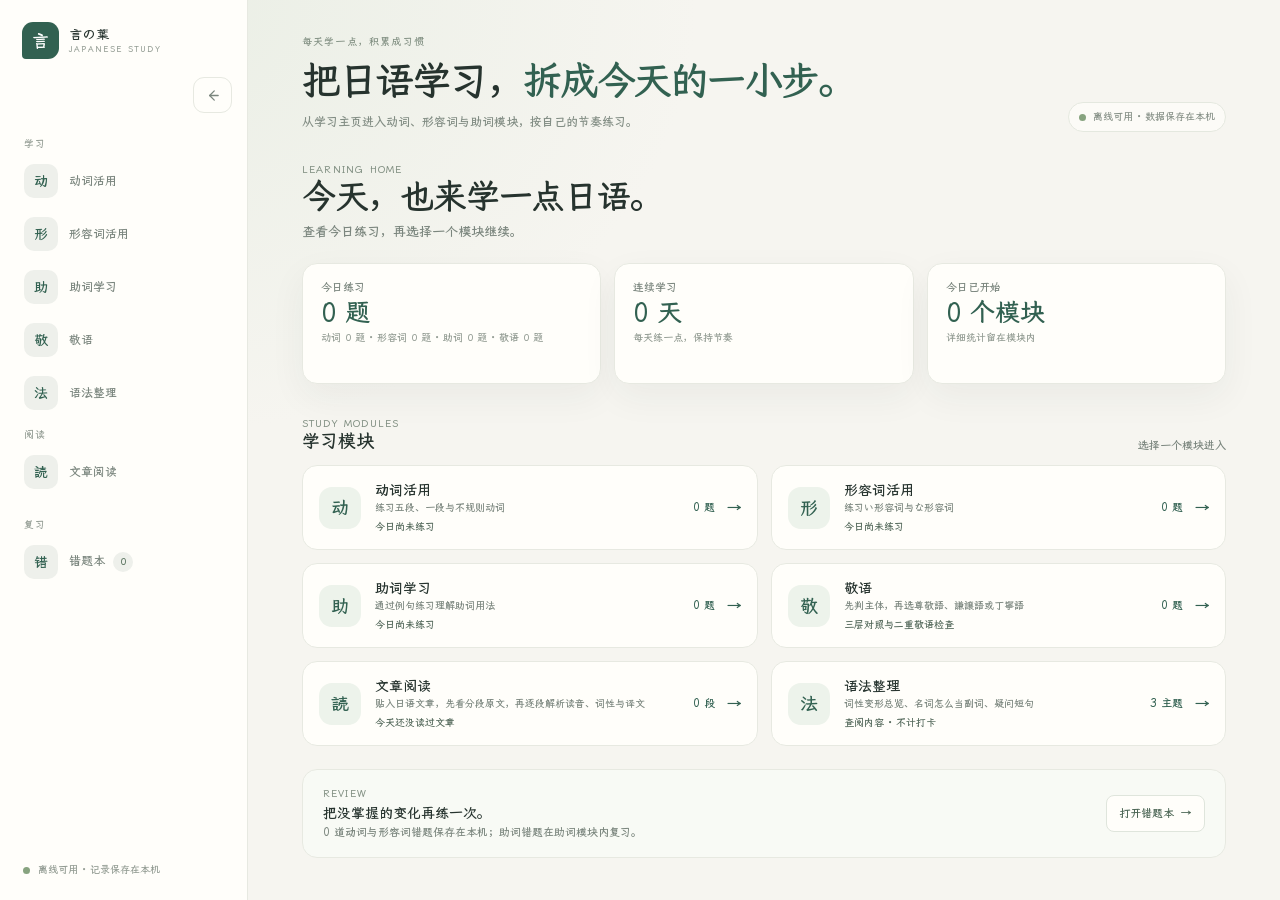
<file: web/index.html>
<!doctype html>
<html lang="zh-CN">
<head>
  <meta charset="utf-8">
  <meta name="viewport" content="width=device-width, initial-scale=1">
  <meta name="theme-color" content="#f6f5f0">
  <title>言の葉</title>
  <link rel="icon" type="image/svg+xml" href="./icon/favicon.svg">
  <link rel="stylesheet" href="styles.css">
  <script src="font/fonts.js" defer></script>
  <script src="verb-engine.js" defer></script>
  <script src="honorific-engine.js" defer></script>
  <script src="adjective-engine.js" defer></script>
  <script src="particle-engine.js" defer></script>
  <script src="grammar-engine.js" defer></script>
  <script src="read-engine.js" defer></script>
  <script src="read-prompts.js" defer></script>
  <script src="read-view.js" defer></script>
  <script src="read-client.js" defer></script>
  <script src="read-stats.js" defer></script>
  <script src="read-tts.js" defer></script>
  <script src="read-ocr.js" defer></script>
  <script src="app.js" defer></script>
</head>
<body>
  <div class="app-shell" id="app-shell">
    <aside class="app-sidebar" id="app-sidebar" aria-label="言の葉导航">
      <a class="brand" id="brand-home" data-home-link href="./index.html" aria-label="言の葉主页" aria-current="page">
        <span class="brand-mark" aria-hidden="true">言</span>
        <span>
          <strong>言の葉</strong>
          <small>JAPANESE STUDY</small>
        </span>
      </a>
      <button class="sidebar-collapse" id="sidebar-collapse" type="button" aria-label="折叠侧栏" aria-pressed="false" title="折叠侧栏">
        <svg class="sidebar-collapse-icon" viewBox="0 0 24 24" aria-hidden="true" focusable="false">
          <path d="M14.5 5.5 8 12l6.5 6.5"></path>
          <path d="M8 12h12"></path>
        </svg>
      </button>
      <nav class="primary-nav" id="primary-nav" aria-label="主要导航">
        <p class="sidebar-section-label">学习</p>
        <button class="nav-item" type="button" data-view="verb" aria-label="动词活用" title="动词活用">
          <span class="nav-icon" aria-hidden="true">动</span><span class="nav-label">动词活用</span>
        </button>
        <button class="nav-item" type="button" data-view="adjective" aria-label="形容词活用" title="形容词活用">
          <span class="nav-icon" aria-hidden="true">形</span><span class="nav-label">形容词活用</span>
        </button>
        <button class="nav-item" type="button" data-view="particle" aria-label="助词学习" title="助词学习">
          <span class="nav-icon" aria-hidden="true">助</span><span class="nav-label">助词学习</span>
        </button>
        <button class="nav-item" type="button" data-view="verb" data-verb-subview="honorific" aria-label="敬语" title="敬语">
          <span class="nav-icon" aria-hidden="true">敬</span><span class="nav-label">敬语</span>
        </button>
        <button class="nav-item" type="button" data-view="grammar" aria-label="语法整理" title="语法整理">
          <span class="nav-icon" aria-hidden="true">法</span><span class="nav-label">语法整理</span>
        </button>
        <p class="sidebar-section-label">阅读</p>
        <button class="nav-item" type="button" data-view="read" aria-label="文章阅读" title="文章阅读">
          <span class="nav-icon" aria-hidden="true">読</span><span class="nav-label">文章阅读</span>
        </button>
        <p class="sidebar-section-label sidebar-section-review">复习</p>
        <button class="nav-item" type="button" data-view="mistakes" aria-label="错题本" title="错题本">
          <span class="nav-icon" aria-hidden="true">错</span>
          <span class="nav-label">错题本 <span class="nav-count" id="mistake-count">0</span></span>
        </button>
      </nav>
      <div class="sidebar-footer"><span class="offline-dot" aria-hidden="true"></span><span class="nav-label">离线可用 · 记录保存在本机</span></div>
    </aside>

    <div class="app-main" id="app-main">
      <header class="mobile-topbar">
        <button class="mobile-nav-toggle" id="mobile-nav-toggle" type="button" aria-label="打开导航" aria-controls="app-sidebar" aria-expanded="false">
          <span class="mobile-menu-icon" aria-hidden="true"><span></span><span></span><span></span></span>
        </button>
        <a class="mobile-topbar-brand" data-home-link href="./index.html" aria-label="言の葉主页" aria-current="page">
          <span class="brand-mark" aria-hidden="true">言</span>
          <strong>言の葉</strong>
        </a>
      </header>

      <main>
      <section class="page-intro">
        <div>
          <p class="eyebrow" id="intro-eyebrow">每天学一点，积累成习惯</p>
          <h1 id="intro-title" tabindex="-1">把日语学习，<span id="intro-title-accent">拆成今天的一小步。</span></h1>
          <p class="intro-copy" id="intro-copy">从学习主页进入动词、形容词等模块，按自己的节奏练习。</p>
        </div>
        <div class="intro-badges">
          <div class="streak-note" id="streak-note" hidden>
            <span class="streak-note-dot" aria-hidden="true"></span>
            <span id="streak-note-text"></span>
          </div>
          <div class="offline-note"><span aria-hidden="true"></span> 离线可用 · 数据保存在本机</div>
        </div>
      </section>

      <section class="view home-view" id="view-home" aria-labelledby="home-title">
        <div class="home-welcome">
          <p class="eyebrow">LEARNING HOME</p>
          <h2 id="home-title">今天，也来学一点日语。</h2>
          <p>查看今日练习，再选择一个模块继续。</p>
        </div>
        <div class="home-summary-grid" aria-label="学习概览">
          <article class="home-summary-card">
            <span class="home-summary-label">今日练习</span>
            <strong id="home-today-total">0 题</strong>
            <small id="home-today-breakdown">动词 0 题 · 形容词 0 题 · 助词 0 题</small>
          </article>
          <article class="home-summary-card">
            <span class="home-summary-label">连续学习</span>
            <strong><span id="home-streak-count">0</span> 天</strong>
            <small>每天练一点，保持节奏</small>
          </article>
          <article class="home-summary-card">
            <span class="home-summary-label">今日已开始</span>
            <strong><span id="home-active-module-count">0</span> 个模块</strong>
            <small>详细统计留在模块内</small>
          </article>
        </div>

        <section class="home-module-section" aria-labelledby="home-modules-title">
          <div class="home-section-heading">
            <div>
              <p class="eyebrow">STUDY MODULES</p>
              <h2 id="home-modules-title">学习模块</h2>
            </div>
            <p>选择一个模块进入</p>
          </div>
          <div class="home-module-grid">
            <button class="home-module-card" type="button" data-open-view="verb" data-verb-subview="practice">
              <span class="home-module-mark" aria-hidden="true">动</span>
              <span class="home-module-copy">
                <strong>动词活用</strong>
                <small>练习五段、一段与不规则动词</small>
                <span class="home-module-status" id="home-verb-status">今日尚未练习</span>
              </span>
              <span class="home-module-count" id="home-verb-today">0 题</span>
              <span class="home-module-arrow" aria-hidden="true">→</span>
            </button>
            <button class="home-module-card" type="button" data-open-view="adjective" data-adj-subview="practice">
              <span class="home-module-mark" aria-hidden="true">形</span>
              <span class="home-module-copy">
                <strong>形容词活用</strong>
                <small>练习い形容词与な形容词</small>
                <span class="home-module-status" id="home-adjective-status">今日尚未练习</span>
              </span>
              <span class="home-module-count" id="home-adjective-today">0 题</span>
              <span class="home-module-arrow" aria-hidden="true">→</span>
            </button>
            <button class="home-module-card" type="button" data-open-view="particle" data-particle-subview="practice">
              <span class="home-module-mark" aria-hidden="true">助</span>
              <span class="home-module-copy">
                <strong>助词学习</strong>
                <small>通过例句练习理解助词用法</small>
                <span class="home-module-status" id="home-particle-status">今日尚未练习</span>
              </span>
              <span class="home-module-count" id="home-particle-today">0 题</span>
              <span class="home-module-arrow" aria-hidden="true">→</span>
            </button>
            <button class="home-module-card" type="button" data-open-view="verb" data-verb-subview="honorific">
              <span class="home-module-mark" aria-hidden="true">敬</span>
              <span class="home-module-copy">
                <strong>敬语</strong>
                <small>先判主体，再选尊敬語、謙譲語或丁寧語</small>
                <span class="home-module-status" id="home-honorific-status">三层对照与二重敬语检查</span>
              </span>
              <span class="home-module-count" id="home-honorific-today">0 题</span>
              <span class="home-module-arrow" aria-hidden="true">→</span>
            </button>
            <button class="home-module-card" type="button" data-open-view="read">
              <span class="home-module-mark" aria-hidden="true">読</span>
              <span class="home-module-copy">
                <strong>文章阅读</strong>
                <small>贴入日语文章，先看分段原文，再逐段解析读音、词性与译文</small>
                <span class="home-module-status" id="home-read-status">现在可以阅读原文</span>
              </span>
              <span class="home-module-count" id="home-read-count">—</span>
              <span class="home-module-arrow" aria-hidden="true">→</span>
            </button>
            <button class="home-module-card" type="button" data-open-view="grammar">
              <span class="home-module-mark" aria-hidden="true">法</span>
              <span class="home-module-copy">
                <strong>语法整理</strong>
                <small>词性变形总览、名词怎么当副词、疑问短句</small>
                <span class="home-module-status">查阅内容 · 不计打卡</span>
              </span>
              <span class="home-module-count">3 主题</span>
              <span class="home-module-arrow" aria-hidden="true">→</span>
            </button>
          </div>
        </section>

        <section class="home-review-card" aria-label="错题复习">
          <div>
            <p class="eyebrow">REVIEW</p>
            <h2>把没掌握的变化再练一次。</h2>
            <p><strong id="home-mistake-count">0</strong> 道动词与形容词错题保存在本机；助词错题在助词模块内复习。</p>
          </div>
          <button class="outline-button" type="button" data-open-view="mistakes">打开错题本 <span aria-hidden="true">→</span></button>
        </section>
      </section>

      <section class="view verb-module-view" id="view-verb" aria-labelledby="practice-title" hidden>
        <nav class="module-subnav" id="verb-subnav" aria-label="动词模块功能">
          <button class="module-subtab is-active" type="button" data-verb-subview="practice" aria-selected="true">练习</button>
          <button class="module-subtab" type="button" data-verb-subview="reference" aria-selected="false">活用速查</button>
          <button class="module-subtab" type="button" data-verb-subview="honorific" aria-selected="false">敬语</button>
        </nav>
      <section class="module-subview" id="view-practice" aria-labelledby="verb-practice-view-title">
        <div class="section-heading">
          <div>
            <p class="eyebrow">VERB PRACTICE</p>
            <h2 id="verb-practice-view-title">动词练习</h2>
            <p>根据目标语态和活用形式写出答案；速查页会说明它与传统六种活用形的关系。</p>
          </div>
        </div>
        <div class="filter-bar">
          <label>
            <span>动词类别</span>
            <select id="group-filter">
              <option value="all">全部类别</option>
              <option value="godan">五段动词</option>
              <option value="ichidan">一段动词</option>
              <option value="irregular">不规则动词</option>
            </select>
          </label>
          <label>
            <span>变形类型（语态）</span>
            <select id="voice-filter"></select>
          </label>
          <label>
            <span>活用形式（含六形）</span>
            <select id="inflection-filter"></select>
          </label>
          <label>
            <span>难度</span>
            <select id="level-filter"></select>
          </label>
          <button class="outline-button new-question-button" id="new-question" type="button">
            <span aria-hidden="true">↻</span> 换一题
          </button>
        </div>

        <div class="review-banner" id="review-banner" role="status" hidden>
          <span class="review-banner-dot" aria-hidden="true"></span>
          <span class="review-banner-text">
            <strong>错题重练中</strong>
            <span id="review-banner-count"></span>
          </span>
          <button class="text-button review-banner-exit" id="exit-review" type="button">退出重练</button>
        </div>
        <div class="practice-layout">
          <article class="practice-card">
            <div class="practice-card-head">
              <div class="card-topline">
                <div>
                  <p class="eyebrow" id="question-index">随机练习</p>
                  <h2 id="practice-title">把变形说出来</h2>
                </div>
                <span class="target-pill" id="target-pill">准备中</span>
              </div>
              <section class="practice-stats practice-stats-inline" role="group" aria-label="答题统计">
                <div class="practice-stats-heading">
                  <div class="practice-stats-counts">
                    <div class="practice-stat practice-stat-correct">
                      <span class="practice-stat-dot" aria-hidden="true"></span>
                      <span>答对</span>
                      <strong id="correct-answer-count" aria-live="polite">0</strong>
                    </div>
                    <div class="practice-stat practice-stat-incorrect">
                      <span class="practice-stat-dot" aria-hidden="true"></span>
                      <span>答错</span>
                      <strong id="incorrect-answer-count" aria-live="polite">0</strong>
                    </div>
                  </div>
                  <button
                    class="text-button reset-stats-button"
                    id="reset-stats"
                    type="button"
                    aria-label="清零答题统计，不影响错题集"
                    title="清零统计，不会清空错题集"
                    disabled
                  >清零</button>
                </div>
                <div class="practice-stats-content">
                  <div class="practice-stats-track" id="answer-distribution" role="img" aria-label="尚未作答">
                    <span class="practice-stats-segment practice-stats-segment-correct" id="correct-answer-segment"></span>
                    <span class="practice-stats-segment practice-stats-segment-incorrect" id="incorrect-answer-segment"></span>
                  </div>
                  <div class="practice-stats-summary">
                    <span>共 <strong id="total-answer-count">0</strong> 题</span>
                    <span>正确率 <strong id="answer-accuracy">—</strong></span>
                  </div>
                </div>
              </section>
            </div>

            <div class="verb-prompt" role="button" tabindex="0" aria-expanded="false">
              <div class="verb-meta">
                <span class="class-pill" id="question-group">动词</span>
                <span class="meaning" id="question-meaning"></span>
              </div>
              <h3 id="question-word"></h3>
              <p class="reading" id="question-reading">假名</p>
            </div>

            <p class="question-instruction" id="question-instruction"></p>

            <form class="answer-form" id="answer-form">
              <label for="answer-input">写出日语答案</label>
              <div class="answer-row">
                <input
                  id="answer-input"
                  name="answer"
                  type="text"
                  autocomplete="off"
                  autocapitalize="off"
                  spellcheck="false"
                  placeholder="可输入汉字、假名或罗马字"
                  required
                >
                <button class="primary-button" id="submit-answer" type="submit">检查答案</button>
              </div>
              <div class="answer-help">
                <span>例如：書きます、かきます或 kakimasu</span>
                <button class="inline-button" id="hint-button" type="button" aria-expanded="false">显示规律提示</button>
                <button class="inline-button" id="reveal-answer" type="button">查看答案</button>
              </div>
              <p class="hint-text" id="rule-hint" hidden></p>
            </form>

            <section class="feedback-panel" id="feedback-panel" aria-live="polite" hidden>
              <div class="feedback-heading">
                <span class="feedback-mark" id="feedback-mark" aria-hidden="true"></span>
                <strong id="feedback-title"></strong>
              </div>
              <p class="feedback-user-answer" id="feedback-user-answer"></p>
              <div class="correct-answer">
                <span>正确形态</span>
                <strong id="feedback-correct-answer"></strong>
                <small id="feedback-reading"></small>
              </div>
              <div class="feedback-meaning">
                <strong>常见表达大意（依语境）</strong>
                <p id="feedback-voice-meaning" hidden></p>
                <p id="feedback-inflection-meaning"></p>
              </div>
              <p class="feedback-rule" id="feedback-rule"></p>
              <button class="primary-button next-button" id="next-question" type="button">
                下一题 <span aria-hidden="true">→</span>
              </button>
            </section>
          </article>

          <div class="practice-sidebar">
            <aside class="learning-card">
              <p class="eyebrow">记住变化的方法</p>
              <h2>先分组，再变形。</h2>
              <div class="class-note">
                <span class="class-note-mark">五</span>
                <div><strong>五段动词</strong><p>辞书形以「う段」假名结尾。<br>活用时，词尾在「あ・い・う・え・お」各段之间变化。</p></div>
              </div>
              <div class="class-note">
                <span class="class-note-mark">一</span>
                <div><strong>一段动词</strong><p>通常以「る」结尾，前一个假名在「い段」或「え段」（有少数例外）。<br>活用时，通常去掉「る」，再接相应词尾。</p></div>
              </div>
              <div class="class-note">
                <span class="class-note-mark">不</span>
                <div><strong>不规则动词</strong><p>「する」「来る」及其复合词需要单独记忆。</p></div>
              </div>
              <button class="text-link" type="button" data-open-view="verb" data-verb-subview="reference">
                查一个动词的完整变化 <span aria-hidden="true">→</span>
              </button>
            </aside>
          </div>
        </div>
      </section>

      <section class="module-subview" id="view-reference" aria-labelledby="reference-title" hidden>
        <div class="section-heading">
          <div>
            <p class="eyebrow">REFERENCE</p>
            <h2 id="reference-title">活用速查</h2>
            <p id="reference-lead">先看六种活用形如何决定后续接法，再查不同语态和活用结果；具体表达大意会随语境变化。</p>
          </div>
        </div>
        <div class="reference-class-bar" role="group" aria-label="选择速查方式">
          <button class="reference-class-tab" type="button" data-reference-class="all" aria-pressed="true">
            查一个词
          </button>
          <button class="reference-class-tab" type="button" data-reference-class="godan" aria-pressed="false">
            五段<small>一类</small>
          </button>
          <button class="reference-class-tab" type="button" data-reference-class="ichidan" aria-pressed="false">
            一段<small>二类</small>
          </button>
          <button class="reference-class-tab" type="button" data-reference-class="suru" aria-pressed="false">
            サ变<small>三类</small>
          </button>
          <button class="reference-class-tab" type="button" data-reference-class="kuru" aria-pressed="false">
            カ变<small>三类</small>
          </button>
        </div>
        <section class="reference-class-panel" id="reference-class-panel" hidden aria-label="按动词类别查看的活用规则">
          <div class="reference-class-head">
            <div>
              <p class="eyebrow" id="reference-class-eyebrow">CLASS</p>
              <h3 id="reference-class-title"></h3>
              <p id="reference-class-summary"></p>
            </div>
            <span class="class-pill" id="reference-class-pill"></span>
          </div>
          <div class="reference-class-notes">
            <div class="reference-class-note">
              <h4>怎么判断</h4>
              <ul id="reference-class-detect"></ul>
            </div>
            <div class="reference-class-note">
              <h4>例外与陷阱</h4>
              <ul id="reference-class-exceptions"></ul>
            </div>
          </div>
          <details class="reference-class-rows" id="reference-class-rows" open hidden>
            <summary>五段的九个词尾行与音便</summary>
            <div class="table-wrap">
              <table class="reference-table reference-class-rows-table" aria-label="五段动词按词尾行的て形与た形">
                <thead>
                  <tr>
                    <th scope="col">行</th>
                    <th scope="col">词尾</th>
                    <th scope="col">代表词</th>
                    <th scope="col">て形</th>
                    <th scope="col">た形</th>
                    <th scope="col">音便</th>
                    <th scope="col" class="reference-practice-col">练一练</th>
                  </tr>
                </thead>
                <tbody id="reference-class-rows-body"></tbody>
              </table>
            </div>
          </details>
          <div class="reference-class-forms">
            <p class="reference-class-caption" id="reference-class-caption"></p>
            <div class="table-wrap">
              <table class="reference-table reference-class-table" aria-label="该类动词的活用形式与变化规则">
                <thead>
                  <tr>
                    <th scope="col">活用形式</th>
                    <th scope="col">代表词结果</th>
                    <th scope="col">变化规则</th>
                    <th scope="col" class="reference-practice-col">练一练</th>
                  </tr>
                </thead>
                <tbody id="reference-class-table-body"></tbody>
              </table>
            </div>
          </div>
          <div class="reference-class-words">
            <h4>换一个这一类里的词</h4>
            <div class="reference-class-word-list" id="reference-class-word-list"></div>
          </div>
        </section>
        <div class="reference-controls" id="reference-controls">
          <label class="search-control">
            <span>搜索动词</span>
            <input id="reference-search" type="search" placeholder="输入汉字、假名或中文意思">
          </label>
          <label>
            <span>动词</span>
            <select id="reference-verb"></select>
          </label>
          <label>
            <span>变形类型</span>
            <select id="reference-voice"></select>
          </label>
        </div>
        <div class="reference-summary" id="reference-summary">
          <div>
            <h3 id="reference-word"></h3>
            <p id="reference-meaning"></p>
            <p class="reference-voice-meaning" id="reference-voice-meaning"></p>
          </div>
          <span class="class-pill" id="reference-group"></span>
        </div>
        <details class="morphology-guide" id="verb-morphology-guide" open>
          <summary>先学用言的六种活用形</summary>
          <p class="morphology-guide-caption" id="verb-morphology-guide-caption"></p>
          <div class="table-wrap morphology-guide-table-wrap">
            <table class="reference-table morphology-guide-table" id="verb-morphology-guide-table" aria-label="动词六种活用形与对应练习">
              <thead>
                <tr>
                  <th scope="col">活用形</th>
                  <th scope="col">后面接什么／句中作用</th>
                  <th scope="col">当前动词例子</th>
                  <th scope="col" class="reference-practice-col">练一练</th>
                </tr>
              </thead>
              <tbody id="verb-morphology-guide-table-body"></tbody>
            </table>
          </div>
          <p class="morphology-guide-note"><strong>记忆关键</strong> 六形不是六个意思，也不和「ない形／ます形」一一对应：先看后面要接什么。现代动词的終止形与連体形通常同形，前者用于句尾，后者修饰名词；「たら」由「た形＋ら」构成，不是仮定形。</p>
        </details>
        <details class="reference-voice-guide" id="reference-voice-guide" open>
          <summary>变形类型说明</summary>
          <p class="reference-voice-guide-caption" id="reference-voice-guide-caption"></p>
          <div class="table-wrap reference-voice-guide-table-wrap">
            <table class="reference-table reference-voice-table" id="reference-voice-guide-table" aria-label="各类变形的结果、大意与变化提示">
              <thead>
                <tr>
                  <th scope="col">活用形式</th>
                  <th scope="col">变形结果</th>
                  <th scope="col">常见表达大意</th>
                  <th scope="col">变化提示</th>
                  <th scope="col" class="reference-practice-col">练一练</th>
                </tr>
              </thead>
              <tbody id="reference-voice-guide-table-body"></tbody>
            </table>
          </div>
        </details>
        <div class="table-wrap" id="reference-word-table">
          <table class="reference-table">
            <thead>
              <tr>
                <th scope="col">活用形式</th>
                <th scope="col">变形结果</th>
                <th scope="col">常见表达大意</th>
                <th scope="col">变化提示</th>
                <th scope="col" class="reference-practice-col">练一练</th>
              </tr>
            </thead>
            <tbody id="reference-table-body"></tbody>
          </table>
        </div>
      </section>

      <section class="module-subview" id="view-honorific" aria-labelledby="honorific-title" hidden>
        <div class="section-heading">
          <div>
            <p class="eyebrow">HONORIFIC</p>
            <h2 id="honorific-title">敬语</h2>
            <p>先判断动作是谁做的：对方做的用尊敬語，自己做的用謙譲語，只是把话说体面用丁寧語。</p>
          </div>
        </div>

        <article class="practice-card honorific-practice" id="honorific-practice-card">
          <div class="practice-card-head">
            <div class="card-topline">
              <div>
                <p class="eyebrow">敬语练习</p>
                <h2 id="honorific-practice-title">把普通形换成敬语</h2>
              </div>
              <span class="target-pill" id="honorific-level-pill">准备中</span>
            </div>
          </div>
          <div class="verb-prompt" id="honorific-prompt" role="button" tabindex="0" aria-expanded="false">
            <div class="verb-meta">
              <span class="class-pill" id="honorific-question-level">敬语</span>
              <span class="meaning" id="honorific-question-meaning"></span>
            </div>
            <h3 id="honorific-question-word"></h3>
            <p class="reading" id="honorific-question-reading">假名</p>
          </div>
          <p class="question-instruction" id="honorific-question-instruction"></p>
          <form class="answer-form" id="honorific-answer-form">
            <label for="honorific-answer-input">写出日语答案</label>
            <div class="answer-row">
              <input
                id="honorific-answer-input"
                name="honorific-answer"
                type="text"
                autocomplete="off"
                autocapitalize="off"
                spellcheck="false"
                placeholder="可输入汉字、假名或罗马字"
                required
              >
              <button class="primary-button" id="honorific-submit" type="submit">检查答案</button>
            </div>
            <div class="answer-help">
              <span>例：お書きになります、おかきになります或 okakininarimasu</span>
              <button class="inline-button" id="honorific-hint-button" type="button" aria-expanded="false">显示规律提示</button>
              <button class="inline-button" id="honorific-reveal" type="button">查看答案</button>
            </div>
            <p class="hint-text" id="honorific-rule-hint" hidden></p>
          </form>
          <section class="feedback-panel" id="honorific-feedback" aria-live="polite" hidden>
            <div class="feedback-heading">
              <span class="feedback-mark" id="honorific-feedback-mark" aria-hidden="true"></span>
              <strong id="honorific-feedback-title"></strong>
            </div>
            <p class="feedback-user-answer" id="honorific-feedback-user"></p>
            <div class="correct-answer">
              <span>正确形态</span>
              <strong id="honorific-feedback-answer"></strong>
              <small id="honorific-feedback-reading"></small>
            </div>
            <div class="feedback-meaning">
              <strong>这一类的使用场合</strong>
              <p id="honorific-feedback-meaning"></p>
            </div>
            <p class="feedback-rule" id="honorific-feedback-rule"></p>
            <button class="primary-button next-button" id="honorific-next" type="button">
              下一题 <span aria-hidden="true">→</span>
            </button>
          </section>
        </article>

        <section class="honorific-section" aria-labelledby="honorific-table-title">
          <div class="honorific-section-head">
            <div>
              <h3 id="honorific-table-title">同一个动词的三层说法</h3>
              <p>特殊说法优先于规则形；标「特殊」的需要整词记忆。</p>
            </div>
          </div>
          <div class="reference-controls">
            <label class="search-control">
              <span>搜索动词</span>
              <input id="honorific-search" type="search" placeholder="输入汉字、假名或中文意思">
            </label>
            <label>
              <span>动词</span>
              <select id="honorific-verb"></select>
            </label>
          </div>
          <div class="table-wrap">
            <table class="reference-table honorific-table">
              <thead>
                <tr>
                  <th scope="col">敬语类别</th>
                  <th scope="col">ます形</th>
                  <th scope="col">构成</th>
                  <th scope="col">使用场合</th>
                  <th scope="col" class="reference-practice-col">练一练</th>
                </tr>
              </thead>
              <tbody id="honorific-table-body"></tbody>
            </table>
          </div>
        </section>

        <section class="honorific-section" aria-labelledby="honorific-tools-title">
          <div class="honorific-section-head">
            <div>
              <h3 id="honorific-tools-title">判断与自查</h3>
              <p>先判主体选类别，再检查有没有把两种敬语叠在一起。</p>
            </div>
          </div>
          <div class="honorific-tool-grid">
            <article class="learning-card honorific-tool">
              <h4>敬语诊断</h4>
              <label>
                <span>这个动作是谁做的？</span>
                <select id="honorific-subject"></select>
              </label>
              <label class="honorific-checkbox">
                <input id="honorific-in-group" type="checkbox">
                <span>听话人是公司外部的人（本公司的人算己方）</span>
              </label>
              <p class="honorific-result" id="honorific-diagnose-result" role="status"></p>
            </article>
            <article class="learning-card honorific-tool">
              <h4>二重敬语检查</h4>
              <label class="search-control" for="honorific-check-input">
                <span>粘贴一句话</span>
                <input id="honorific-check-input" type="text" autocomplete="off" spellcheck="false" placeholder="例如：おっしゃられました">
              </label>
              <p class="honorific-result" id="honorific-check-result" role="status" aria-live="polite"></p>
            </article>
          </div>
        </section>

        <section class="honorific-section" aria-labelledby="honorific-examples-title">
          <div class="honorific-section-head">
            <div>
              <h3 id="honorific-examples-title">对谁说，决定怎么说</h3>
              <p>六类场景，每类四句；句子标注了「谁对谁」。</p>
            </div>
          </div>
          <div class="honorific-scene-filter" id="honorific-scene-filter" role="group" aria-label="场景筛选"></div>
          <div class="honorific-example-list" id="honorific-example-list"></div>
        </section>
      </section>
      </section>

      <section class="view" id="view-adjective" aria-labelledby="adjective-title" hidden>
        <nav class="module-subnav" id="adj-subnav" aria-label="形容词模块功能">
          <button class="module-subtab is-active" type="button" data-adj-subview="practice" aria-selected="true">练习</button>
          <button class="module-subtab" type="button" data-adj-subview="reference" aria-selected="false">速查</button>
        </nav>
        <div class="module-subview" id="adj-subview-practice">
        <div class="section-heading">
          <div>
            <p class="eyebrow">ADJECTIVE</p>
            <h2 id="adjective-title">形容词练习</h2>
            <p>先分「い・な」两类，再记词尾变化；速查页会对照六种活用形。支持修饰名词、谓语、状语与常用时态。</p>
          </div>
        </div>
        <div class="filter-bar">
          <label>
            <span>形容词类别</span>
            <select id="adj-group-filter">
              <option value="all">全部类别</option>
              <option value="i">い形容词</option>
              <option value="na">な形容词</option>
            </select>
          </label>
          <label>
            <span>活用形式（含六形）</span>
            <select id="adj-inflection-filter"></select>
          </label>
          <label>
            <span>难度</span>
            <select id="adj-level-filter"></select>
          </label>
          <button class="outline-button new-question-button" id="adj-new-question" type="button">
            <span aria-hidden="true">↻</span> 换一题
          </button>
        </div>

        <div class="review-banner" id="adj-review-banner" role="status" hidden>
          <span class="review-banner-dot" aria-hidden="true"></span>
          <span class="review-banner-text">
            <strong>错题重练中</strong>
            <span id="adj-review-banner-count"></span>
          </span>
          <button class="text-button review-banner-exit" id="adj-exit-review" type="button">退出重练</button>
        </div>
        <div class="practice-layout">
          <article class="practice-card" id="adj-practice-card">
            <div class="practice-card-head">
              <div class="card-topline">
                <div>
                  <p class="eyebrow" id="adj-question-index">随机练习</p>
                  <h2 id="adj-practice-title">把变化写出来</h2>
                </div>
                <span class="target-pill" id="adj-target-pill">准备中</span>
              </div>
              <section class="practice-stats practice-stats-inline" id="adj-practice-stats" role="group" aria-label="形容词答题统计">
                <div class="practice-stats-heading">
                  <div class="practice-stats-counts">
                    <div class="practice-stat practice-stat-correct">
                      <span class="practice-stat-dot" aria-hidden="true"></span>
                      <span>答对</span>
                      <strong id="adj-correct-count" aria-live="polite">0</strong>
                    </div>
                    <div class="practice-stat practice-stat-incorrect">
                      <span class="practice-stat-dot" aria-hidden="true"></span>
                      <span>答错</span>
                      <strong id="adj-incorrect-count" aria-live="polite">0</strong>
                    </div>
                  </div>
                  <button
                    class="text-button reset-stats-button"
                    id="adj-reset-stats"
                    type="button"
                    aria-label="清零形容词答题统计"
                    title="清零统计，不会清空错题集"
                    disabled
                  >清零</button>
                </div>
                <div class="practice-stats-content">
                  <div class="practice-stats-track" id="adj-answer-distribution" role="img" aria-label="尚未作答">
                    <span class="practice-stats-segment practice-stats-segment-correct" id="adj-correct-segment"></span>
                    <span class="practice-stats-segment practice-stats-segment-incorrect" id="adj-incorrect-segment"></span>
                  </div>
                  <div class="practice-stats-summary">
                    <span>共 <strong id="adj-total-count">0</strong> 题</span>
                    <span>正确率 <strong id="adj-accuracy">—</strong></span>
                  </div>
                </div>
              </section>
            </div>

            <div class="verb-prompt adj-prompt">
              <div class="verb-meta">
                <span class="class-pill" id="adj-question-kind">形容词</span>
                <span class="meaning" id="adj-question-meaning"></span>
              </div>
              <h3 id="adj-question-word"></h3>
              <p class="reading" id="adj-question-reading">假名</p>
            </div>

            <p class="question-instruction" id="adj-question-instruction"></p>

            <form class="answer-form" id="adj-answer-form">
              <label for="adj-answer-input">写出日语答案</label>
              <div class="answer-row">
                <input
                  id="adj-answer-input"
                  name="adj-answer"
                  type="text"
                  autocomplete="off"
                  autocapitalize="off"
                  spellcheck="false"
                  placeholder="可输入汉字、假名或罗马字"
                  required
                >
                <button class="primary-button" id="adj-submit-answer" type="submit">检查答案</button>
              </div>
              <div class="answer-help">
                <span>例如：静かじゃない、しずかじゃない或 shizukajyanai</span>
                <button class="inline-button" id="adj-hint-button" type="button" aria-expanded="false">显示规律提示</button>
                <button class="inline-button" id="adj-reveal-answer" type="button">查看答案</button>
              </div>
              <p class="hint-text" id="adj-rule-hint" hidden></p>
            </form>

            <section class="feedback-panel" id="adj-feedback-panel" aria-live="polite" hidden>
              <div class="feedback-heading">
                <span class="feedback-mark" id="adj-feedback-mark" aria-hidden="true"></span>
                <strong id="adj-feedback-title"></strong>
              </div>
              <p class="feedback-user-answer" id="adj-feedback-user-answer"></p>
              <div class="correct-answer">
                <span>正确形态</span>
                <strong id="adj-feedback-correct-answer"></strong>
                <small id="adj-feedback-reading"></small>
              </div>
              <div class="feedback-meaning">
                <strong>接续提示</strong>
                <p id="adj-feedback-form-meaning"></p>
              </div>
              <p class="feedback-rule" id="adj-feedback-rule"></p>
              <button class="primary-button next-button" id="adj-next-question" type="button">
                下一题 <span aria-hidden="true">→</span>
              </button>
            </section>
          </article>

          <div class="practice-sidebar">
            <aside class="learning-card">
              <p class="eyebrow">记住分类的方法</p>
              <h2>先分类，再变形。</h2>
              <div class="class-note">
                <span class="class-note-mark">い</span>
                <div><strong>い形容词</strong><p>以「い」结尾，词尾直接变化。<br>注意「きれい」等是な形容词。</p></div>
              </div>
              <div class="class-note">
                <span class="class-note-mark">な</span>
                <div><strong>な形容词</strong><p>靠「な・に・だ」接续。<br>作谓语时要加「だ／です」。</p></div>
              </div>
              <button class="text-link" type="button" id="adj-guide-link">
                查形容词速查资料 <span aria-hidden="true">→</span>
              </button>
            </aside>
          </div>
        </div>
        </div>

        <div class="module-subview" id="adj-subview-reference" hidden>
        <div class="section-heading adj-guide-heading" id="adjective-guide">
          <div>
            <p class="eyebrow">ADJECTIVE GUIDE</p>
            <h2>形容词速查</h2>
            <p>以「高い・静か」为例；统一高亮标出需要留意的词尾与接续形式。</p>
          </div>
        </div>
        <div class="adj-class-grid">
          <article class="adj-class-card adj-class-card-i">
            <div class="adj-class-head">
              <span class="adj-class-mark adj-mark-i" aria-hidden="true">い</span>
              <h3>い形容词</h3>
            </div>
            <p>以「い」结尾，词尾本身发生变化。可以直接放在名词前，也可以直接作谓语。</p>
            <p class="adj-class-words"><span>高い</span><span>長い</span><span>寒い</span><span>おいしい</span></p>
            <p class="adj-class-example"><strong>高い山</strong><small>高高的山</small></p>
          </article>
          <article class="adj-class-card adj-class-card-na">
            <div class="adj-class-head">
              <span class="adj-class-mark adj-mark-na" aria-hidden="true">な</span>
              <h3>な形容词</h3>
            </div>
            <p>词干本身不变，靠「な・に・だ」等接续词连接。作谓语时要加「だ／です」。</p>
            <p class="adj-class-words"><span>静か</span><span>便利</span><span>好き</span><span>きれい</span></p>
            <p class="adj-class-example"><strong>静かな部屋</strong><small>安静的房间</small></p>
          </article>
        </div>
        <p class="adj-note adj-note-warn">
          <strong aria-hidden="true">!</strong>
          <span>别只看结尾：きれい・ゆうめい・しんせつ 都是な形容词，需要按词记忆。</span>
        </p>

        <details class="morphology-guide adj-morphology-guide" id="adjective-morphology-guide" open>
          <summary>把六种用言活用形放进形容词里看</summary>
          <p class="morphology-guide-caption">“用言”包括动词和形容词；这里的な形容词在传统学校语法中称为形容动词。形容词的六形接法和动词不同，而且一般没有独立的命令形。</p>
          <div class="table-wrap morphology-guide-table-wrap">
            <table class="reference-table morphology-guide-table adjective-morphology-table" id="adjective-morphology-guide-table" aria-label="い形容词和な形容词的六种活用形对照">
              <thead>
                <tr>
                  <th scope="col">活用形</th>
                  <th scope="col">后面接什么／句中作用</th>
                  <th scope="col">い形容词 · 高い</th>
                  <th scope="col">な形容词 · 静か</th>
                  <th scope="col" class="reference-practice-col">练一练</th>
                </tr>
              </thead>
              <tbody id="adjective-morphology-guide-table-body">
                <tr data-morphology-form="mizen">
                  <th scope="row">未然形</th>
                  <td>可接推量「う」；形容词否定另看连用形，如「高く＋ない」。</td>
                  <td><strong>高かろう</strong><small class="morphology-example-note">高かろ＋う（较书面；日常常说「高いだろう」）</small></td>
                  <td><strong>静かだろう</strong><small class="morphology-example-note">静かだろ＋う</small></td>
                  <td class="morphology-guide-practice"><button type="button" class="practice-link" data-adj-morphology-practice="mizen">练未然形</button></td>
                </tr>
                <tr data-morphology-form="renyou">
                  <th scope="row">連用形</th>
                  <td>连接「て／た」等，也可作状语修饰动词。</td>
                  <td><strong>高く／高かっ</strong><small class="morphology-example-note">高くない・高かった・高くて</small></td>
                  <td><strong>静かで／静かに／静かだっ</strong><small class="morphology-example-note">静かで・静かに話す・静かだった</small></td>
                  <td class="morphology-guide-practice"><button type="button" class="practice-link" data-adj-morphology-practice="renyou">练連用形</button></td>
                </tr>
                <tr data-morphology-form="shushi">
                  <th scope="row">終止形</th>
                  <td>作谓语并结束陈述句。</td>
                  <td><strong>高い。</strong></td>
                  <td><strong>静かだ。</strong></td>
                  <td class="morphology-guide-practice"><button type="button" class="practice-link" data-adj-morphology-practice="shushi">练終止形</button></td>
                </tr>
                <tr data-morphology-form="rentai">
                  <th scope="row">連体形</th>
                  <td>放在名词前，限定或说明名词。</td>
                  <td><strong>高い山</strong></td>
                  <td><strong>静かな部屋</strong></td>
                  <td class="morphology-guide-practice"><button type="button" class="practice-link" data-adj-morphology-practice="rentai">练連体形</button></td>
                </tr>
                <tr data-morphology-form="katei">
                  <th scope="row">仮定形</th>
                  <td>表示假设条件；い形容词接「ば」，な形容词接「なら（ば）」。</td>
                  <td><strong>高ければ</strong><small class="morphology-example-note">高けれ＋ば</small></td>
                  <td><strong>静かなら（ば）</strong></td>
                  <td class="morphology-guide-practice"><button type="button" class="practice-link" data-adj-morphology-practice="katei">练仮定形</button></td>
                </tr>
                <tr data-morphology-form="meirei">
                  <th scope="row">命令形</th>
                  <td>形容词本身没有独立命令形；改用「～にして」「～してください」等表达。</td>
                  <td>无独立命令形</td>
                  <td>无独立命令形</td>
                  <td class="morphology-guide-practice"><button type="button" class="practice-link" data-adj-morphology-practice="meirei">练替代表达</button></td>
                </tr>
              </tbody>
            </table>
          </div>
          <p class="morphology-guide-note"><strong>特别注意</strong>「高い」的終止形和連体形外形相同，但句尾说「山很高」，名词前说「高山」；「静か」则用「静かだ／静かな」把两种位置区分开。</p>
        </details>

        <div class="table-wrap">
          <table class="adj-table">
            <thead>
              <tr>
                <th scope="col">活用形式</th>
                <th scope="col">い形容词 · 例：高い</th>
                <th scope="col">な形容词 · 例：静か</th>
                <th scope="col" class="adj-practice-col">练一练</th>
              </tr>
            </thead>
            <tbody>
              <tr data-adj-form="attributive">
                <th scope="row">連体形 · 修饰名词<small>い直接接 · な加「な」</small></th>
                <td><strong>高い山</strong></td>
                <td><strong>静か<em class="adj-tail-na">な</em>部屋</strong></td>
                <td class="adj-practice-col"><button type="button" class="practice-link" data-adj-practice="attributive">练这题</button></td>
              </tr>
              <tr data-adj-form="present">
                <th scope="row">終止形 · 现在肯定<small>い直接结句 · な加「だ・です」</small></th>
                <td><strong>高い</strong><small>（です）</small></td>
                <td><strong>静か<em class="adj-tail-na">だ（です）</em></strong></td>
                <td class="adj-practice-col"><button type="button" class="practice-link" data-adj-practice="present">练这题</button></td>
              </tr>
              <tr data-adj-form="presentNegative">
                <th scope="row">现在否定<small>い：連用形「く」＋ない · な：ではない／じゃない</small></th>
                <td><strong>高<em class="adj-tail-i">くない</em></strong></td>
                <td><strong>静か<em class="adj-tail-na">じゃない</em></strong></td>
                <td class="adj-practice-col"><button type="button" class="practice-link" data-adj-practice="presentNegative">练这题</button></td>
              </tr>
              <tr data-adj-form="past">
                <th scope="row">連用形 · 过去肯定<small>い：かっ＋た · な：だっ＋た</small></th>
                <td><strong>高<em class="adj-tail-i">かった</em></strong></td>
                <td><strong>静か<em class="adj-tail-na">だった</em></strong></td>
                <td class="adj-practice-col"><button type="button" class="practice-link" data-adj-practice="past">练这题</button></td>
              </tr>
              <tr data-adj-form="pastNegative">
                <th scope="row">过去否定<small>い→くなかった · な＋ではなかった</small></th>
                <td><strong>高<em class="adj-tail-i">くなかった</em></strong></td>
                <td><strong>静か<em class="adj-tail-na">ではなかった</em></strong></td>
                <td class="adj-practice-col"><button type="button" class="practice-link" data-adj-practice="pastNegative">练这题</button></td>
              </tr>
              <tr data-adj-form="te">
                <th scope="row">連用形 · て形<small>い→くて · な＋で</small></th>
                <td><strong>高<em class="adj-tail-i">くて</em></strong></td>
                <td><strong>静か<em class="adj-tail-na">で</em></strong></td>
                <td class="adj-practice-col"><button type="button" class="practice-link" data-adj-practice="te">练这题</button></td>
              </tr>
              <tr data-adj-form="conditional">
                <th scope="row">仮定形 · 条件形<small>い→ければ · な→なら（ば）</small></th>
                <td><strong>高<em class="adj-tail-i">ければ</em></strong></td>
                <td><strong>静か<em class="adj-tail-na">なら（ば）</em></strong></td>
                <td class="adj-practice-col"><button type="button" class="practice-link" data-adj-practice="conditional">练这题</button></td>
              </tr>
              <tr data-adj-form="adverbial">
                <th scope="row">連用形 · 状语<small>い→く · な→に</small></th>
                <td><strong>高<em class="adj-tail-i">く</em></strong></td>
                <td><strong>静か<em class="adj-tail-na">に</em></strong></td>
                <td class="adj-practice-col"><button type="button" class="practice-link" data-adj-practice="adverbial">练这题</button></td>
              </tr>
            </tbody>
          </table>
        </div>
        <p class="adj-note">
          <strong>特例</strong>
          <span>「いい」不参与变形——よくない・よかった・よくなかった，全部换成「よく」系列。</span>
        </p>

        <div class="adj-usage-grid">
          <article class="adj-usage-card">
            <h3>修饰名词</h3>
            <p class="adj-usage-formula">形容词 + 名词</p>
            <p class="adj-usage-jp">高い山 ／ 静かな部屋</p>
            <p class="adj-usage-cn">高高的山 ／ 安静的房间</p>
            <p class="adj-usage-tip">い直接接名词；な要加「な」再接。</p>
          </article>
          <article class="adj-usage-card">
            <h3>作谓语</h3>
            <p class="adj-usage-formula">名词は + 形容词</p>
            <p class="adj-usage-jp">富士山は高い ／ 部屋は静かだ</p>
            <p class="adj-usage-cn">富士山很高 ／ 房间很安静</p>
            <p class="adj-usage-tip">い直接结句；な要加「だ／です」。</p>
          </article>
          <article class="adj-usage-card">
            <h3>修饰动词（状语）</h3>
            <p class="adj-usage-formula">形容词 + 动词</p>
            <p class="adj-usage-jp">高く飛ぶ ／ 静かに話す</p>
            <p class="adj-usage-cn">飞得很高 ／ 轻声说话</p>
            <p class="adj-usage-tip">い变「く」；な变「に」。</p>
          </article>
        </div>

        <div class="adj-pitfalls">
          <div class="adj-pitfall">
            <span class="adj-wrong">静かくない</span>
            <span class="adj-arrow" aria-hidden="true">→</span>
            <span class="adj-right">静かじゃない</span>
            <span class="adj-pitfall-note">な形容词的否定不加「くない」，直接接「じゃない」</span>
          </div>
          <div class="adj-pitfall">
            <span class="adj-wrong">高いだ</span>
            <span class="adj-arrow" aria-hidden="true">→</span>
            <span class="adj-right">高い</span>
            <span class="adj-pitfall-note">「だ」只接在名词和な形容词后面，い形容词直接结句</span>
          </div>
          <div class="adj-pitfall">
            <span class="adj-wrong">いかった</span>
            <span class="adj-arrow" aria-hidden="true">→</span>
            <span class="adj-right">よかった</span>
            <span class="adj-pitfall-note">「いい」变形全部换成「よく」系列：よくない・よかった・よくなかった</span>
          </div>
          <div class="adj-pitfall">
            <span class="adj-wrong">静か話す</span>
            <span class="adj-arrow" aria-hidden="true">→</span>
            <span class="adj-right">静かに話す</span>
            <span class="adj-pitfall-note">修饰动词时，な形容词要接「に」，い形容词变「く」</span>
          </div>
        </div>
        </div>
      </section>

      <section class="view particle-module-view" id="view-particle" aria-labelledby="particle-view-title" hidden>
        <nav class="module-subnav particle-subnav" id="particle-subnav" aria-label="助词模块功能">
          <button class="module-subtab is-active" type="button" data-particle-subview="practice" aria-selected="true">练习</button>
          <button class="module-subtab" type="button" data-particle-subview="learn" aria-selected="false">学习地图</button>
          <button class="module-subtab" type="button" data-particle-subview="review" aria-selected="false">错题复习 <span class="particle-review-nav-count" id="particle-mistake-count">0</span></button>
        </nav>

        <div class="section-heading">
          <div>
            <p class="eyebrow" id="particle-view-eyebrow">PARTICLE PRACTICE</p>
            <h2 id="particle-view-title">在句子中练习</h2>
            <p id="particle-view-description">综合练习会交替出现“选助词”和“判断助词作用”两种题型。</p>
          </div>
        </div>

        <div class="filter-bar particle-controls-panel" id="particle-controls-panel">
          <label class="particle-level-controls" id="particle-level-controls">
            <span>练习层级</span>
            <select id="particle-level-select">
              <option value="beginner">入门</option>
              <option value="advanced">进阶</option>
            </select>
          </label>
          <div class="particle-practice-modes" id="particle-practice-modes">
            <label class="particle-control-label" for="particle-practice-mode-select">练习题型</label>
            <select id="particle-practice-mode-select" aria-describedby="particle-practice-mode-hint">
              <option value="mixed">综合练习</option>
              <option value="fill">选助词</option>
              <option value="function">判作用</option>
            </select>
            <small class="particle-practice-mode-hint" id="particle-practice-mode-hint">两种题型交替出现</small>
          </div>
        </div>

        <section class="module-subview particle-learn-view" id="particle-view-learn" aria-labelledby="particle-view-title" hidden>
          <div class="particle-lesson-grid" id="particle-lesson-grid"></div>
        </section>

        <section class="module-subview particle-practice-view" id="particle-view-practice" aria-labelledby="particle-view-title">
          <div class="practice-layout particle-practice-layout">
            <article class="practice-card particle-question-card" id="particle-question-card">
              <div class="practice-card-head">
                <div class="card-topline">
                  <div>
                    <p class="eyebrow particle-question-progress" id="particle-question-progress"></p>
                    <h2 id="particle-question-title">选择合适的助词</h2>
                  </div>
                  <span class="target-pill" id="particle-question-target">助词</span>
                </div>
                <section class="practice-stats practice-stats-inline" id="particle-practice-stats" role="group" aria-label="助词答题统计">
                  <div class="practice-stats-heading">
                    <div class="practice-stats-counts">
                      <div class="practice-stat practice-stat-correct">
                        <span class="practice-stat-dot" aria-hidden="true"></span>
                        <span>答对</span>
                        <strong id="particle-correct-count" aria-live="polite">0</strong>
                      </div>
                      <div class="practice-stat practice-stat-incorrect">
                        <span class="practice-stat-dot" aria-hidden="true"></span>
                        <span>答错</span>
                        <strong id="particle-incorrect-count" aria-live="polite">0</strong>
                      </div>
                    </div>
                    <button
                      class="text-button reset-stats-button"
                      id="particle-reset-stats"
                      type="button"
                      aria-label="清零助词答题统计，不影响错题集"
                      title="清零统计，不会清空错题集"
                      disabled
                    >清零</button>
                  </div>
                  <div class="practice-stats-content">
                    <div class="practice-stats-track" id="particle-answer-distribution" role="img" aria-label="尚未作答">
                      <span class="practice-stats-segment practice-stats-segment-correct" id="particle-correct-segment"></span>
                      <span class="practice-stats-segment practice-stats-segment-incorrect" id="particle-incorrect-segment"></span>
                    </div>
                    <div class="practice-stats-summary">
                      <span>共 <strong id="particle-total-count">0</strong> 题</span>
                      <span>正确率 <strong id="particle-accuracy">—</strong></span>
                    </div>
                  </div>
                </section>
              </div>
              <p class="particle-question-context" id="particle-question-context"></p>
              <p class="particle-question-prompt" id="particle-question-prompt"></p>
              <p class="particle-question-sentence">
                <span id="particle-sentence-before"></span><strong class="particle-answer-slot" id="particle-answer-slot">＿</strong><span id="particle-sentence-after"></span>
              </p>
              <p class="particle-question-reading" id="particle-question-reading"></p>
              <p class="particle-question-translation" id="particle-question-translation"></p>
              <div class="particle-options" id="particle-options" role="group" aria-label="选择合适的助词"></div>
              <div class="particle-practice-actions">
                <button class="primary-button" id="particle-check-answer" type="button" disabled>检查判断</button>
                <button class="outline-button" id="particle-next-question" type="button" hidden>下一题</button>
              </div>
              <section class="particle-feedback" id="particle-feedback" aria-live="polite" hidden>
                <strong id="particle-feedback-title"></strong>
                <p id="particle-feedback-answer"></p>
                <p id="particle-feedback-explanation"></p>
                <p id="particle-feedback-note" hidden></p>
              </section>
            </article>
            <div class="practice-sidebar">
              <aside class="learning-card particle-learning-card">
                <p class="eyebrow">做题思路</p>
                <h2>先看关系，再判断助词。</h2>
                <div class="class-note">
                  <span class="class-note-mark">1</span>
                  <div><strong>找到谓语</strong><p>先分清句子表达的是动作、状态还是存在。</p></div>
                </div>
                <div class="class-note">
                  <span class="class-note-mark">2</span>
                  <div><strong>定位关系</strong><p>看目标助词标记的成分与谓语之间是什么关系。</p></div>
                </div>
                <div class="class-note">
                  <span class="class-note-mark">3</span>
                  <div><strong>结合语境</strong><p>同一个助词在不同句子里可能表达不同作用。</p></div>
                </div>
                <button class="text-link" id="particle-guide-link" type="button">查看助词学习地图 <span aria-hidden="true">→</span></button>
              </aside>
            </div>
          </div>
        </section>

        <section class="module-subview particle-review-view" id="particle-view-review" aria-labelledby="particle-view-title" hidden>
          <div class="particle-review-actions">
            <div class="particle-review-count" id="particle-review-count"></div>
            <button class="primary-button" id="particle-start-review" type="button" disabled>开始复习</button>
          </div>
          <div class="particle-review-list" id="particle-review-list"></div>
          <div class="empty-state particle-review-empty" id="particle-review-empty" hidden>
            <span aria-hidden="true">◎</span>
            <strong>还没有助词错题</strong>
            <p>完成对比练习后，答错的题目会收集到这里。</p>
          </div>
        </section>
      </section>

      <section class="view grammar-view" id="view-grammar" aria-labelledby="grammar-title" hidden>
        <div class="section-heading">
          <div>
            <p class="eyebrow">GRAMMAR NOTES</p>
            <h2 id="grammar-title">语法整理</h2>
            <p>从词内变形到句子打包，把常问的语法结论收在一处；本页只作查阅，不计入今日答题量。</p>
          </div>
        </div>
        <div class="grammar-topic-bar" role="group" aria-label="选择语法主题">
          <button class="grammar-topic-tab" type="button" data-grammar-topic="inflection" aria-pressed="true">
            词性变形总览<small>词内变形</small>
          </button>
          <button class="grammar-topic-tab" type="button" data-grammar-topic="noun-adverb" aria-pressed="false">
            名词怎么当副词<small>功能转换</small>
          </button>
          <button class="grammar-topic-tab" type="button" data-grammar-topic="embedded-question" aria-pressed="false">
            疑问短句<small>句子打包</small>
          </button>
        </div>
        <section class="grammar-panel" id="grammar-panel" aria-label="语法主题内容">
          <div class="grammar-head">
            <div>
              <p class="eyebrow" id="grammar-topic-eyebrow"></p>
              <h3 id="grammar-topic-title"></h3>
              <p class="grammar-lead" id="grammar-topic-lead"></p>
            </div>
            <span class="class-pill" id="grammar-topic-pill"></span>
          </div>
          <p class="grammar-summary" id="grammar-topic-summary"></p>
          <section class="grammar-block" aria-labelledby="grammar-table-heading">
            <h4 id="grammar-table-heading">对照表</h4>
            <p class="grammar-caption" id="grammar-table-caption"></p>
            <p class="grammar-scroll-hint">表格较宽，可左右滑动查看完整内容。</p>
            <div class="table-wrap">
              <table class="reference-table grammar-table" aria-label="该语法主题的对照表">
                <thead><tr id="grammar-table-head"></tr></thead>
                <tbody id="grammar-table-body"></tbody>
              </table>
            </div>
          </section>
          <section class="grammar-block" aria-labelledby="grammar-example-heading">
            <h4 id="grammar-example-heading">例句</h4>
            <div class="grammar-example-list" id="grammar-example-list"></div>
          </section>
          <section class="grammar-block" aria-labelledby="grammar-pitfall-heading">
            <h4 id="grammar-pitfall-heading">易错点</h4>
            <div class="grammar-pitfall-list" id="grammar-pitfall-list"></div>
          </section>
          <div class="grammar-practice">
            <h4>去练一练</h4>
            <p>下面入口跳到既有练习；查阅本身不算一次有效学习活动。</p>
            <div class="grammar-practice-list" id="grammar-practice-list"></div>
          </div>
        </section>
      </section>

      <section class="view" id="view-mistakes" aria-labelledby="mistakes-title" hidden>
        <div class="section-heading mistakes-heading">
          <div>
            <p class="eyebrow">REVIEW</p>
            <h2 id="mistakes-title">错题重练</h2>
            <p>答错的变形会保存在本机；答对后按 1、3、7、14、30 天逐步拉长间隔，连续完成 6 次正确复习后移出。动词与形容词错题分开归类。</p>
          </div>
          <div class="mistake-actions">
            <button class="text-button" id="export-mistakes" type="button" disabled>导出</button>
            <button class="text-button" id="import-mistakes" type="button">导入</button>
            <button class="text-button danger-text" id="clear-mistakes" type="button">清空</button>
            <input type="file" id="import-mistakes-file" accept=".json,application/json" hidden>
          </div>
        </div>
        <div class="mistake-group" id="verb-mistakes-group" hidden>
          <div class="mistake-group-head">
            <h3>动词错题<span class="mistake-group-count" id="verb-mistakes-count"></span></h3>
            <button class="text-button" id="review-mistakes" type="button">随机重练</button>
          </div>
          <div class="mistakes-list" id="verb-mistakes-list"></div>
        </div>
        <div class="mistake-group" id="adjective-mistakes-group" hidden>
          <div class="mistake-group-head">
            <h3>形容词错题<span class="mistake-group-count" id="adjective-mistakes-count"></span></h3>
            <button class="text-button" id="adj-review-mistakes" type="button">重练错题</button>
          </div>
          <div class="mistakes-list" id="adjective-mistakes-list"></div>
        </div>
        <div class="empty-state" id="mistakes-empty" hidden>
          <span aria-hidden="true">◎</span>
          <strong>还没有错题</strong>
          <p>开始练习，没掌握的变形会自动收集到这里。</p>
        </div>
      </section>

      <section class="view read-view" id="view-read" aria-labelledby="read-title" hidden>
        <div class="section-heading read-heading">
          <div>
            <p class="eyebrow">READING</p>
            <h2 id="read-title">文章阅读</h2>
            <p>贴入日语文章，先在本地切成段落读原文；配置模型后可逐段查看读音、词性与译文。</p>
          </div>
          <div class="read-heading-actions">
            <button class="text-button" id="read-open-settings" type="button">模型设置</button>
            <button class="text-button" id="read-back-input" type="button" hidden>换一篇文章</button>
          </div>
        </div>

        <div class="read-notice" id="read-config-notice" role="status">
          <span aria-hidden="true">○</span>
          <span>文章会发送给你自己填写的服务地址；未配置时只能阅读原文，解析不会发起任何请求。</span>
        </div>

        <div class="read-state is-error" id="read-state-error" role="alert" hidden></div>
        <div class="read-state" id="read-state-offline" hidden>当前离线；已缓存的解析仍可阅读，新段落需要联网。</div>
        <div class="read-loading" id="read-state-loading" role="status" hidden>解析中…</div>
        <div class="read-run-status" id="read-run-status" role="status" hidden>
          <span class="read-run-status-text" id="read-run-status-text"></span>
          <button class="text-button" id="read-run-cancel" type="button">取消</button>
        </div>

        <section class="read-subview read-input-view" id="read-view-input" aria-labelledby="read-input-title">
          <div class="read-card">
            <label class="read-label" for="read-input-textarea">粘贴日语文章</label>
            <textarea class="read-textarea" id="read-input-textarea" rows="10" placeholder="在这里粘贴日语文章…"></textarea>
            <div class="read-input-foot">
              <span class="read-char-count" id="read-char-count">0 字</span>
              <button class="text-button" id="read-ocr-import" type="button">识图导入</button>
              <button class="primary-button" id="read-start-button" type="button" disabled>开始阅读</button>
            </div>
          </div>
          <input type="file" id="read-ocr-file" accept="image/*" hidden>
          <div class="read-card read-recent">
            <h3 id="read-input-title">最近文章</h3>
            <p class="read-empty" id="read-recent-empty">还没有保存的文章。文章与解析结果只会保存在当前浏览器。</p>
            <div class="read-recent-list" id="read-recent-list" hidden></div>
          </div>
        </section>

        <section class="read-subview read-reader-view" id="read-view-reader" aria-labelledby="read-reader-title" hidden>
          <div class="read-reader-head">
            <h3 id="read-reader-title">原文</h3>
            <div class="read-reader-meta">
              <span class="read-paragraph-count" id="read-paragraph-count"></span>
              <button class="text-button" id="read-open-assistant" type="button" hidden>问助手</button>
              <button class="text-button" id="read-open-display" type="button">显示</button>
              <button class="outline-button" id="read-analyze-all" type="button">解析全文</button>
            </div>
          </div>
          <div class="read-paragraph-list" id="read-paragraph-list"></div>
          <p class="read-empty" id="read-paragraph-empty" hidden>没有可显示的段落。</p>
          <div class="read-play-bar" id="read-play-bar" role="group" aria-label="朗读控制" hidden>
            <button class="outline-button" id="read-play-prev" type="button">上一段</button>
            <button class="primary-button" id="read-play-toggle" type="button">播放</button>
            <button class="outline-button" id="read-play-next" type="button">下一段</button>
            <span class="read-play-status" id="read-play-status" role="status"></span>
          </div>
        </section>

        <section class="read-subview read-settings-view" id="read-view-settings" aria-labelledby="read-settings-title" hidden>
          <div class="read-card">
            <div class="read-settings-head">
              <h3 id="read-settings-title">模型 / API 设置</h3>
              <button class="text-button" id="read-settings-back" type="button">返回阅读</button>
            </div>
            <p class="read-settings-privacy">文章会发送给你填写的服务地址；密钥以明文保存在当前浏览器，不会上传到本项目任何服务器（本项目没有服务器）。</p>

            <div class="read-field">
              <label for="read-config-base-url">服务地址</label>
              <input id="read-config-base-url" type="url" placeholder="https://api.example.com" autocomplete="off">
            </div>
            <div class="read-field">
              <label for="read-config-model">模型名</label>
              <input id="read-config-model" type="text" placeholder="填写服务商的模型名" autocomplete="off">
            </div>
            <div class="read-field">
              <label for="read-config-vision-model">视觉模型（识图用，可留空）</label>
              <input id="read-config-vision-model" type="text" placeholder="留空表示沿用上面的模型名" autocomplete="off">
            </div>
            <div class="read-field">
              <label for="read-config-key">API 密钥</label>
              <input id="read-config-key" type="password" placeholder="留空表示沿用已保存的密钥" autocomplete="off">
              <p class="read-field-hint" id="read-config-key-hint" hidden></p>
            </div>
            <div class="read-field">
              <label for="read-config-temperature">温度</label>
              <input id="read-config-temperature" type="number" min="0" max="1" step="0.1" value="0.2">
            </div>
            <div class="read-field read-field-toggle">
              <label><input type="checkbox" id="read-config-assistant"> 启用 AI 助手（每问一次计 1 次请求）</label>
            </div>
            <p class="read-config-url">实际请求地址：<span id="read-config-resolved-url">—</span></p>
            <div class="read-config-errors" id="read-config-errors" role="alert" hidden></div>
            <div class="read-config-actions">
              <button class="primary-button" id="read-config-save" type="button">保存</button>
              <button class="outline-button" id="read-config-test" type="button">测试连接</button>
            </div>
            <p class="read-config-result" id="read-config-test-result" role="status" hidden></p>
          </div>
          <div class="read-card read-stats-card">
            <div class="read-settings-head">
              <h3>本地统计</h3>
              <button class="text-button" id="read-stats-clear" type="button">清零</button>
            </div>
            <p class="read-settings-privacy">只记解析次数、缓存命中、耗时与错误分类；不出网，不含原文与密钥。</p>
            <dl class="read-stats-list">
              <div class="read-stats-row"><dt>解析次数</dt><dd id="read-stats-parse">0 次</dd></div>
              <div class="read-stats-row"><dt>缓存命中</dt><dd id="read-stats-cache">0 次</dd></div>
              <div class="read-stats-row"><dt>平均耗时</dt><dd id="read-stats-avg">—</dd></div>
              <div class="read-stats-row"><dt>错误分类</dt><dd id="read-stats-errors">无</dd></div>
            </dl>
            <p class="read-stats-updated" id="read-stats-updated" hidden></p>
          </div>
        </section>

      </section>
    </main>

    <footer class="footer">
      <span>言の葉 · 独立整理的练习内容</span>
      <span>数据仅保存在当前浏览器</span>
    </footer>
    </div>
    <button class="sidebar-backdrop" id="sidebar-backdrop" type="button" aria-label="关闭导航" hidden></button>
  </div>

  <!-- 阅读模块的词详情 / 语法抽屉：放在外壳之外，避免 fixed 定位受主内容滚动容器影响。 -->
  <button class="read-selection-action" id="read-selection-action" type="button" hidden>分析选区</button>
  <div class="read-sheet" id="read-sheet" role="dialog" aria-modal="true" aria-labelledby="read-sheet-title" hidden>
    <div class="read-sheet-backdrop" id="read-sheet-backdrop"></div>
    <div class="read-sheet-panel">
      <div class="read-sheet-head">
        <h3 id="read-sheet-title">词详情</h3>
        <button class="text-button" id="read-sheet-close" type="button">关闭</button>
      </div>
      <div class="read-sheet-body" id="read-sheet-body"></div>
      <div class="read-sheet-actions" id="read-sheet-actions"></div>
    </div>
  </div>

  <!-- B8-b 显示设置弹层：三开关 + 朗读语速 + 词性图例（原显示栏收纳） -->
  <div class="read-sheet read-display-sheet" id="read-display-sheet" role="dialog" aria-modal="true" aria-labelledby="read-display-title" hidden>
    <div class="read-sheet-backdrop" id="read-display-backdrop"></div>
    <div class="read-sheet-panel">
      <div class="read-sheet-head">
        <h3 id="read-display-title">显示设置</h3>
        <button class="text-button" id="read-display-close" type="button">关闭</button>
      </div>
      <div class="read-sheet-body">
        <div class="read-display-bar" role="group" aria-label="解析结果显示设置">
          <label><input type="checkbox" id="read-toggle-furigana" checked> 注音</label>
          <label><input type="checkbox" id="read-toggle-romaji"> 罗马音</label>
          <label><input type="checkbox" id="read-toggle-translation" checked> 译文</label>
        </div>
        <div class="read-rate-row">
          <label for="read-tts-rate">朗读语速</label>
          <input type="range" id="read-tts-rate" min="0.5" max="2" step="0.1" value="1">
          <span id="read-tts-rate-value">1.0×</span>
        </div>
        <div class="read-legend" id="read-legend" aria-label="词性图例" hidden></div>
      </div>
    </div>
  </div>

  <!-- B8-e AI 助手弹层：多轮对话仅内存，首轮注入当前段落上下文（默认关） -->
  <div class="read-sheet read-assistant-sheet" id="read-assistant-sheet" role="dialog" aria-modal="true" aria-labelledby="read-assistant-title" hidden>
    <div class="read-sheet-backdrop" id="read-assistant-backdrop"></div>
    <div class="read-sheet-panel">
      <div class="read-sheet-head">
        <h3 id="read-assistant-title">日语助手</h3>
        <button class="text-button" id="read-assistant-close" type="button">关闭</button>
      </div>
      <div class="read-sheet-body read-assistant-log" id="read-assistant-log"></div>
      <div class="read-assistant-input-row">
        <input id="read-assistant-input" type="text" placeholder="就当前句子提问…" autocomplete="off">
        <button class="primary-button" id="read-assistant-send" type="button">发送</button>
      </div>
    </div>
  </div>

  <div class="toast" id="toast" role="status" aria-live="polite"></div>
  <!-- IK-18：导航类状态变化的屏幕阅读器播报出口（视觉隐藏） -->
  <p class="sr-only" id="view-announcer" role="status" aria-live="polite"></p>
</body>
</html>
</file>
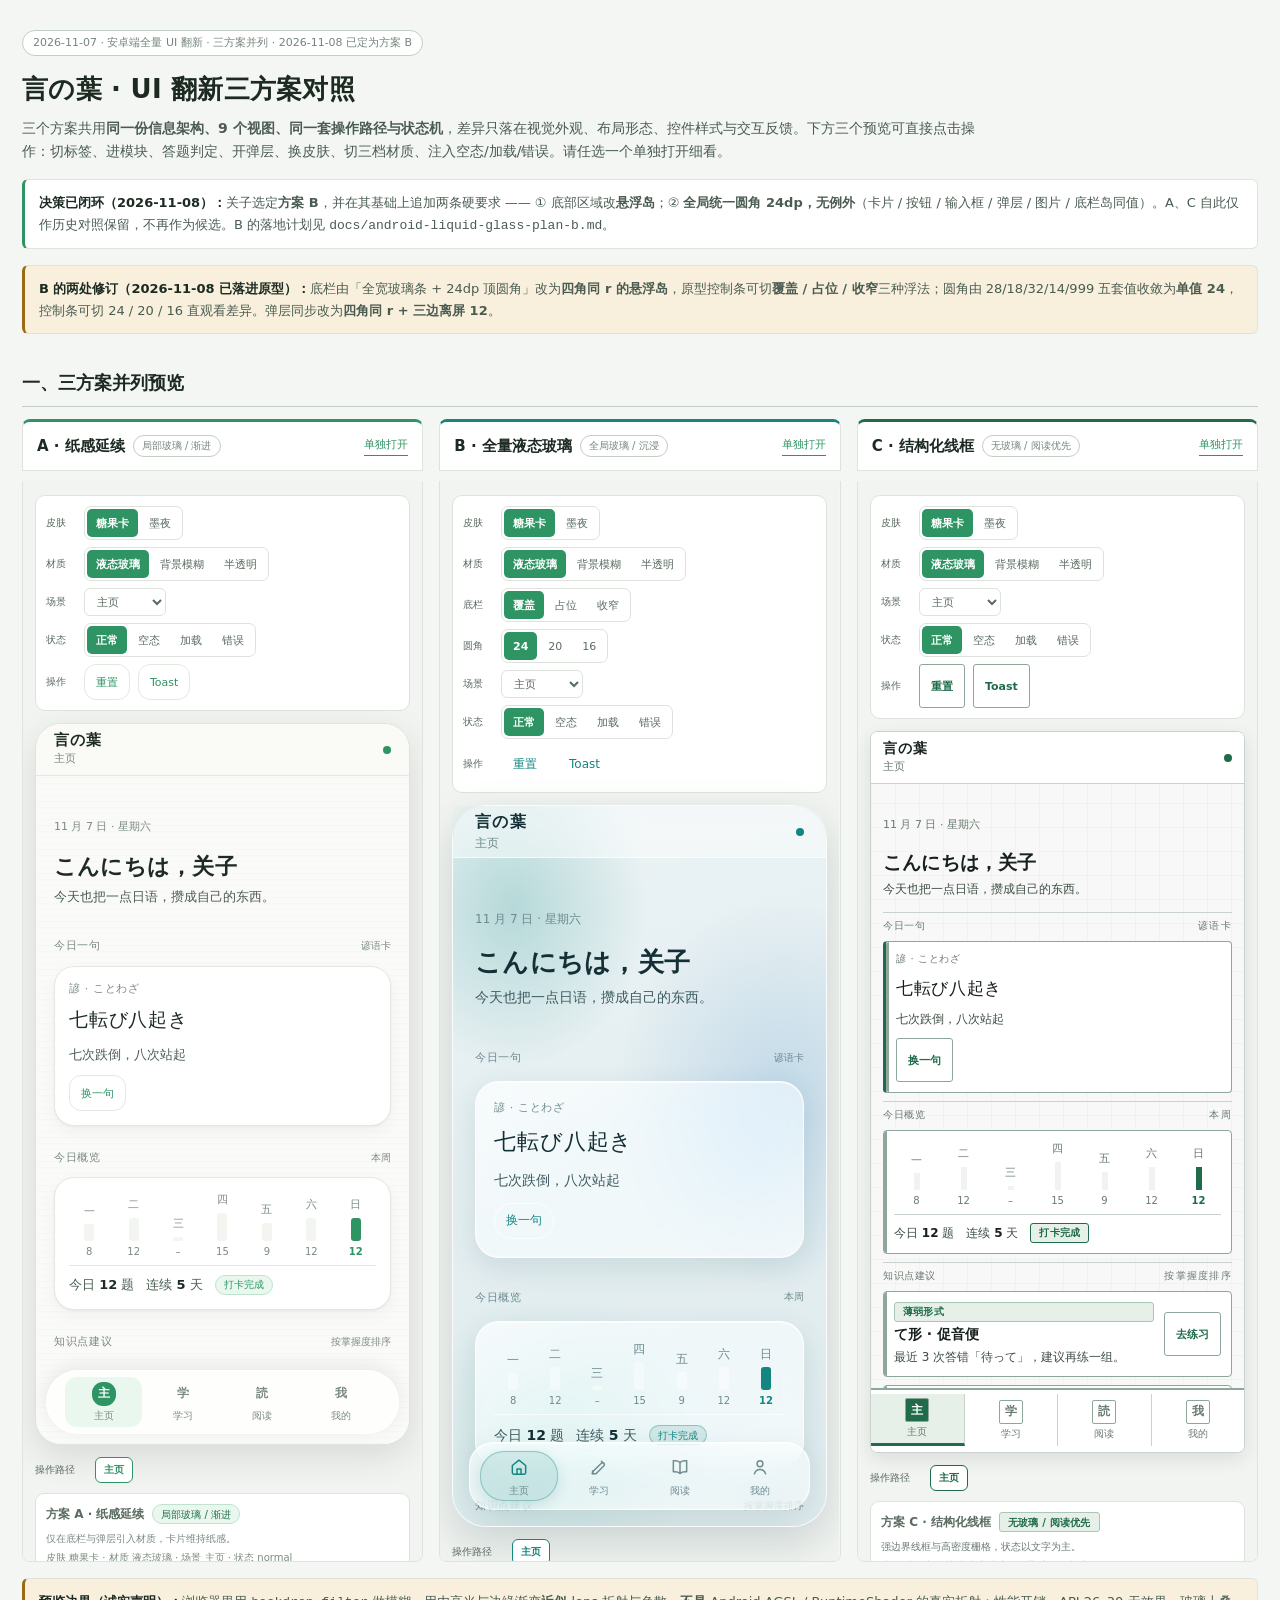
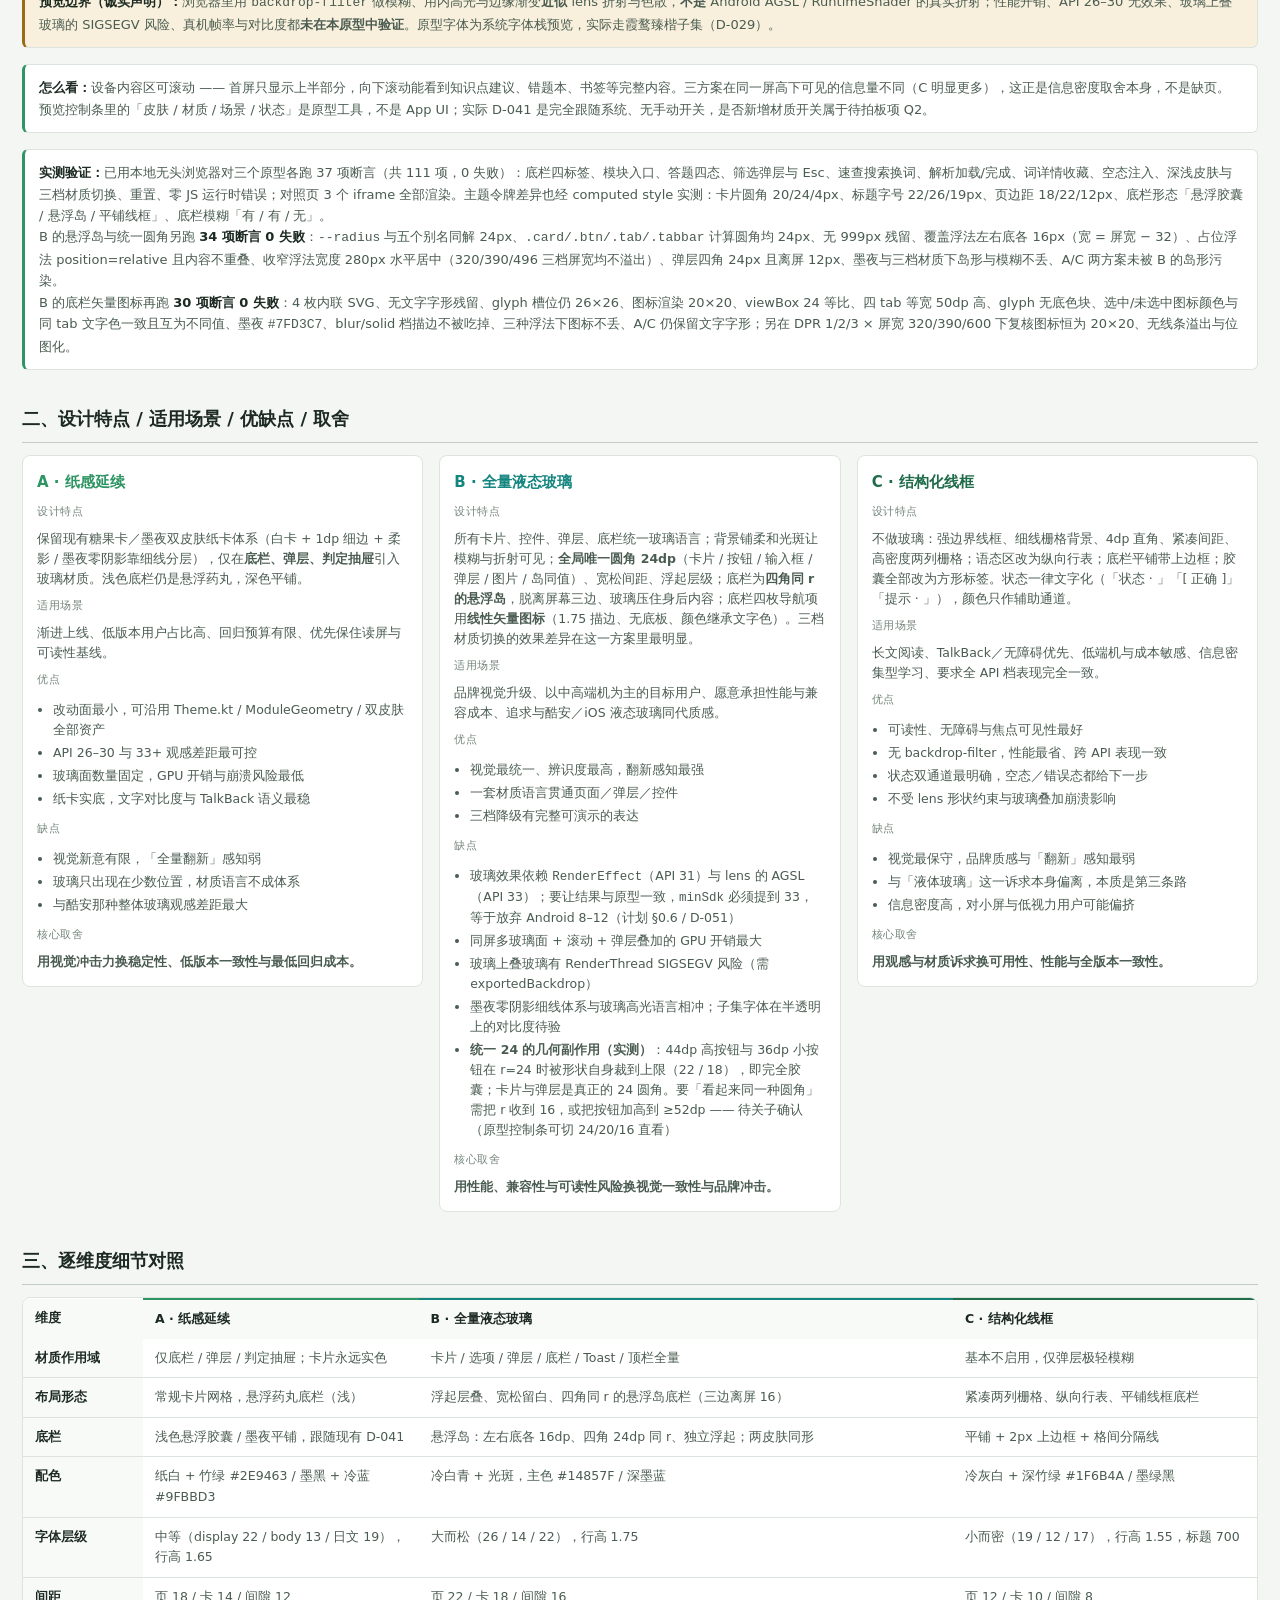
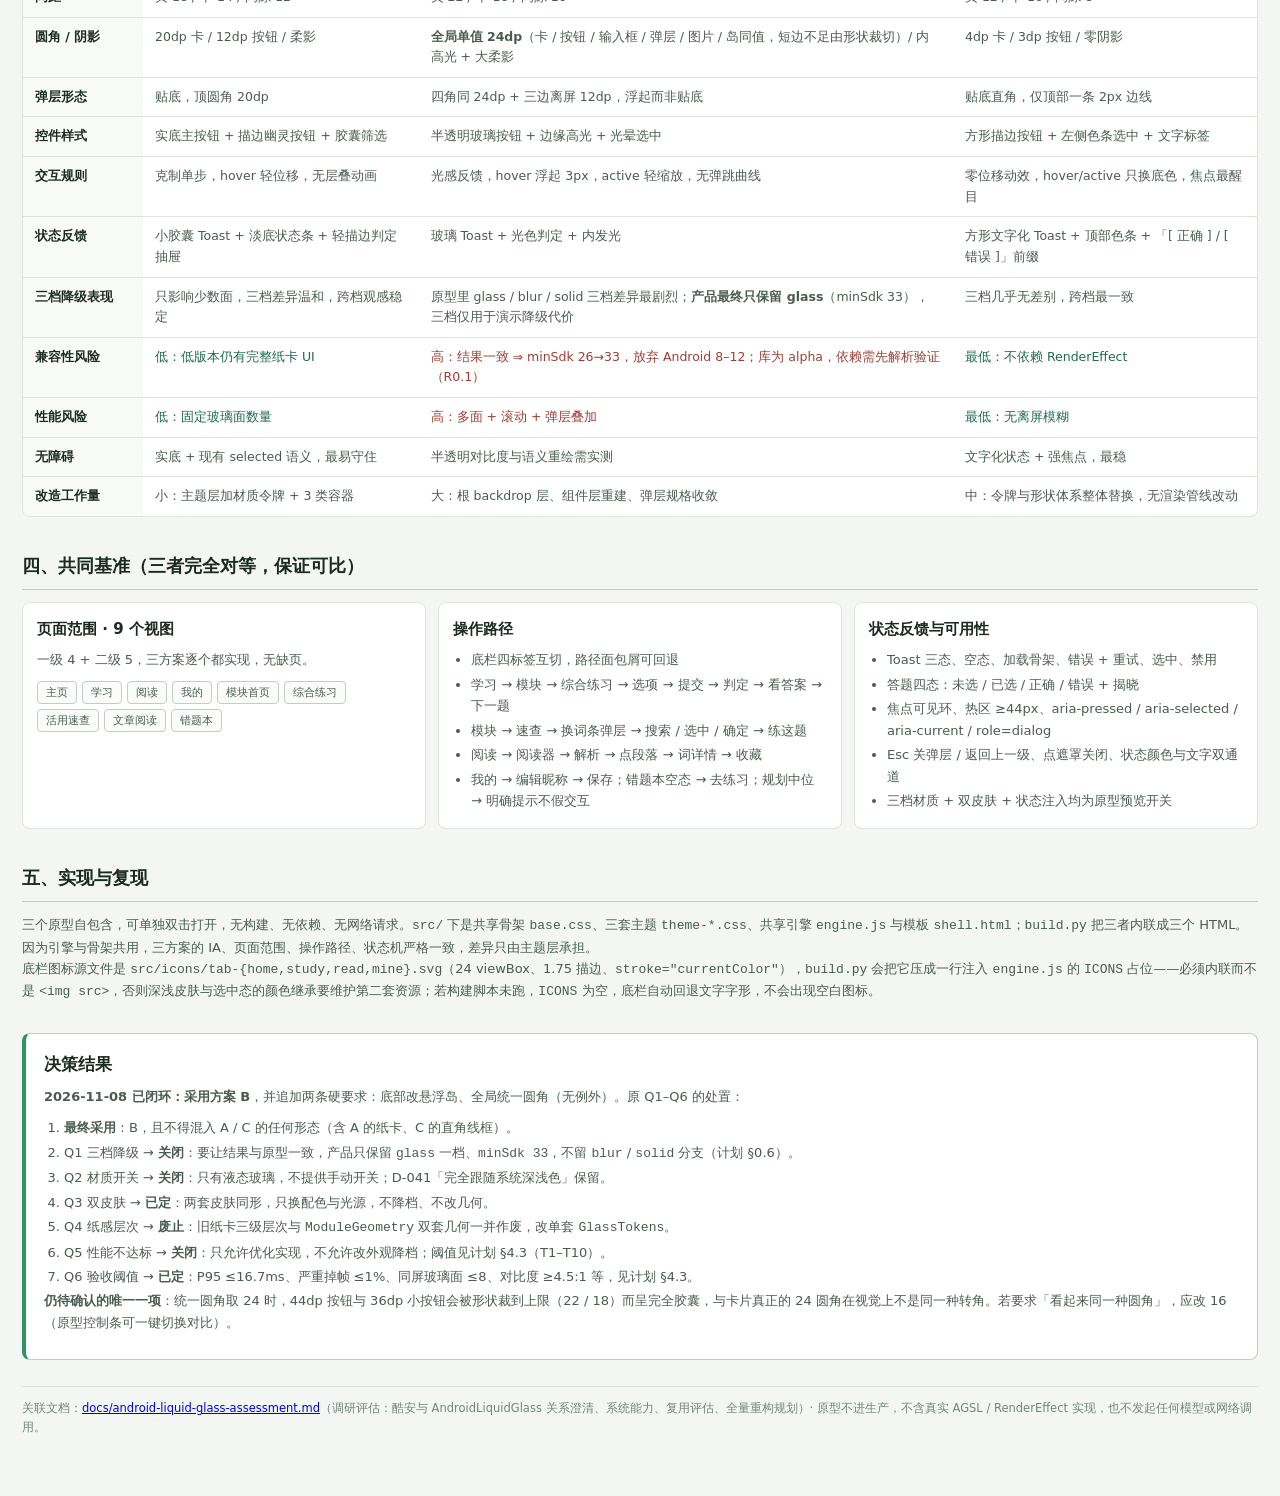
<file: docs/design/liquid-glass/index.html>
<!doctype html>
<html lang="zh-CN">
<head>
<meta charset="utf-8">
<meta name="viewport" content="width=device-width,initial-scale=1">
<title>言の葉 · 安卓端 UI 翻新 · 三方案并列对照</title>
<style>
:root{
  --bg:#F4F6F3;--panel:#FFFFFF;--line:#DDE4DD;--line-strong:#C2CEC3;
  --text:#1C2A22;--text-2:#4A5C51;--text-3:#74857A;
  --accent:#2E9463;--accent-soft:#E9F7EF;--warn:#9A6A15;--warn-soft:#F8F0DC;
  --a:#2E9463;--b:#14857F;--c:#1F6B4A;
}
*{box-sizing:border-box}
body{margin:0;background:var(--bg);color:var(--text);font-family:"Hiragino Sans","Yu Gothic","Noto Sans CJK SC","Microsoft YaHei",system-ui,sans-serif;line-height:1.65;-webkit-font-smoothing:antialiased}
.wrap{max-width:1520px;margin:0 auto;padding:28px 22px 60px}
h1{font-size:26px;margin:0 0 6px;font-weight:600;letter-spacing:.01em}
h2{font-size:18px;margin:34px 0 12px;font-weight:600;padding-bottom:8px;border-bottom:1px solid var(--line-strong)}
h3{font-size:15px;margin:0 0 8px;font-weight:600}
p{margin:0 0 10px;color:var(--text-2);font-size:13px}
.lead{font-size:14px;color:var(--text-2);max-width:960px}
.kicker{display:inline-flex;align-items:center;gap:6px;padding:3px 10px;border:1px solid var(--line-strong);border-radius:99px;font-size:11px;color:var(--text-3);background:var(--panel);margin-bottom:12px}
.notice{margin:16px 0 0;padding:12px 14px;border:1px solid var(--line);border-left:3px solid var(--accent);border-radius:6px;background:var(--panel);font-size:13px;color:var(--text-2)}
.notice.warn{border-left-color:var(--warn);background:var(--warn-soft)}
.notice b{color:var(--text)}
ul{margin:6px 0 0;padding-left:18px;font-size:13px;color:var(--text-2)}
li{margin:3px 0}
.grid3{display:grid;grid-template-columns:repeat(3,minmax(0,1fr));gap:16px}
.col{min-width:0;display:flex;flex-direction:column;gap:10px}
.col-head{display:flex;align-items:center;gap:8px;flex-wrap:wrap;padding:12px 14px;border:1px solid var(--line);border-top:3px solid var(--tone);border-radius:8px 8px 0 0;background:var(--panel)}
.col[data-p="a"]{--tone:var(--a)}.col[data-p="b"]{--tone:var(--b)}.col[data-p="c"]{--tone:var(--c)}
.col-head h3{margin:0;font-size:15px}
.tag{font-size:10px;padding:2px 8px;border:1px solid var(--line-strong);border-radius:99px;color:var(--text-3);white-space:nowrap}
.open{margin-left:auto;font-size:11px;color:var(--accent);text-decoration:none;border-bottom:1px solid currentColor;white-space:nowrap}
.open:hover{color:var(--text)}
.frame{border:1px solid var(--line);border-top:0;border-radius:0 0 8px 8px;background:var(--panel);overflow:hidden}
.frame iframe{display:block;width:100%;height:1080px;border:0;background:var(--bg)}
.card{background:var(--panel);border:1px solid var(--line);border-radius:8px;padding:14px}
.card h3{color:var(--tone)}
.card dl{margin:0;display:flex;flex-direction:column;gap:8px}
.card dt{font-size:11px;color:var(--text-3);letter-spacing:.05em}
.card dd{margin:0;font-size:12.5px;color:var(--text-2);line-height:1.6}
.card dd ul{padding-left:16px;margin:2px 0 0;font-size:12.5px}
.tablewrap{overflow-x:auto;border:1px solid var(--line);border-radius:8px;background:var(--panel)}
table{border-collapse:collapse;width:100%;min-width:940px;font-size:12.5px}
th,td{padding:9px 12px;border-bottom:1px solid var(--line);vertical-align:top;text-align:left;color:var(--text-2)}
th{background:#F8FAF7;font-weight:600;color:var(--text);white-space:nowrap}
thead th:nth-child(2){border-top:2px solid var(--a)}thead th:nth-child(3){border-top:2px solid var(--b)}thead th:nth-child(4){border-top:2px solid var(--c)}
tbody th{font-weight:600;color:var(--text);white-space:nowrap;width:120px}
tr:last-child th,tr:last-child td{border-bottom:0}
.risk{color:#9C3F35}.good{color:#1F6B4A}
.baseline{display:grid;grid-template-columns:repeat(3,minmax(0,1fr));gap:12px}
.baseline .card h3{color:var(--text)}
.chips{display:flex;flex-wrap:wrap;gap:5px;margin-top:6px}
.chip{font-size:10.5px;padding:2px 8px;border:1px solid var(--line-strong);border-radius:4px;background:#FAFCF9;color:var(--text-2)}
.decision{margin-top:30px;padding:16px 18px;border:1px solid var(--line-strong);border-left:4px solid var(--accent);border-radius:8px;background:var(--panel)}
.decision h2{margin:0 0 8px;border:0;padding:0;font-size:17px}
.decision ol{margin:6px 0 0;padding-left:20px;font-size:13px;color:var(--text-2)}
.foot{margin-top:26px;font-size:11.5px;color:var(--text-3);border-top:1px solid var(--line);padding-top:12px}
@media (max-width:1120px){.grid3{grid-template-columns:1fr}.baseline{grid-template-columns:1fr}.frame iframe{height:1060px}}
</style>
</head>
<body>
<div class="wrap">

  <div class="kicker">2026-11-07 · 安卓端全量 UI 翻新 · 三方案并列 · 2026-11-08 已定为方案 B</div>
  <h1>言の葉 · UI 翻新三方案对照</h1>
  <p class="lead">三个方案共用<strong>同一份信息架构、9 个视图、同一套操作路径与状态机</strong>，差异只落在视觉外观、布局形态、控件样式与交互反馈。下方三个预览可直接点击操作：切标签、进模块、答题判定、开弹层、换皮肤、切三档材质、注入空态/加载/错误。请任选一个单独打开细看。</p>
  <div class="notice"><b>决策已闭环（2026-11-08）：</b>关子选定<strong>方案 B</strong>，并在其基础上追加两条硬要求 —— ① 底部区域改<strong>悬浮岛</strong>；② <strong>全局统一圆角 24dp，无例外</strong>（卡片 / 按钮 / 输入框 / 弹层 / 图片 / 底栏岛同值）。A、C 自此仅作历史对照保留，不再作为候选。B 的落地计划见 <code>docs/android-liquid-glass-plan-b.md</code>。</div>
  <div class="notice warn"><b>B 的两处修订（2026-11-08 已落进原型）：</b>底栏由「全宽玻璃条 + 24dp 顶圆角」改为<strong>四角同 r 的悬浮岛</strong>，原型控制条可切<strong>覆盖 / 占位 / 收窄</strong>三种浮法；圆角由 28/18/32/14/999 五套值收敛为<strong>单值 24</strong>，控制条可切 24 / 20 / 16 直观看差异。弹层同步改为<strong>四角同 r + 三边离屏 12</strong>。</div>

  <h2>一、三方案并列预览</h2>
  <div class="grid3">
    <div class="col" data-p="a">
      <div class="col-head"><h3>A · 纸感延续</h3><span class="tag">局部玻璃 / 渐进</span><a class="open" href="option-a.html" target="_blank">单独打开</a></div>
      <div class="frame"><iframe src="option-a.html" title="方案 A 原型预览" loading="lazy"></iframe></div>
    </div>
    <div class="col" data-p="b">
      <div class="col-head"><h3>B · 全量液态玻璃</h3><span class="tag">全局玻璃 / 沉浸</span><a class="open" href="option-b.html" target="_blank">单独打开</a></div>
      <div class="frame"><iframe src="option-b.html" title="方案 B 原型预览" loading="lazy"></iframe></div>
    </div>
    <div class="col" data-p="c">
      <div class="col-head"><h3>C · 结构化线框</h3><span class="tag">无玻璃 / 阅读优先</span><a class="open" href="option-c.html" target="_blank">单独打开</a></div>
      <div class="frame"><iframe src="option-c.html" title="方案 C 原型预览" loading="lazy"></iframe></div>
    </div>
  </div>
  <div class="notice warn"><b>预览边界（诚实声明）：</b>浏览器里用 <code>backdrop-filter</code> 做模糊、用内高光与边缘渐变<strong>近似</strong> lens 折射与色散，<strong>不是</strong> Android AGSL / RuntimeShader 的真实折射；性能开销、API 26–30 无效果、玻璃上叠玻璃的 SIGSEGV 风险、真机帧率与对比度都<strong>未在本原型中验证</strong>。原型字体为系统字体栈预览，实际走霞鹜臻楷子集（D-029）。</div>
  <div class="notice"><b>怎么看：</b>设备内容区可滚动 —— 首屏只显示上半部分，向下滚动能看到知识点建议、错题本、书签等完整内容。三方案在同一屏高下可见的信息量不同（C 明显更多），这正是信息密度取舍本身，不是缺页。预览控制条里的「皮肤 / 材质 / 场景 / 状态」是原型工具，不是 App UI；实际 D-041 是完全跟随系统、无手动开关，是否新增材质开关属于待拍板项 Q2。</div>
  <div class="notice"><b>实测验证：</b>已用本地无头浏览器对三个原型各跑 37 项断言（共 111 项，0 失败）：底栏四标签、模块入口、答题四态、筛选弹层与 Esc、速查搜索换词、解析加载/完成、词详情收藏、空态注入、深浅皮肤与三档材质切换、重置、零 JS 运行时错误；对照页 3 个 iframe 全部渲染。主题令牌差异也经 computed style 实测：卡片圆角 20/24/4px、标题字号 22/26/19px、页边距 18/22/12px、底栏形态「悬浮胶囊 / 悬浮岛 / 平铺线框」、底栏模糊「有 / 有 / 无」。<br>B 的悬浮岛与统一圆角另跑 <b>34 项断言 0 失败</b>：<code>--radius</code> 与五个别名同解 24px、<code>.card/.btn/.tab/.tabbar</code> 计算圆角均 24px、无 999px 残留、覆盖浮法左右底各 16px（宽 = 屏宽 − 32）、占位浮法 position=relative 且内容不重叠、收窄浮法宽度 280px 水平居中（320/390/496 三档屏宽均不溢出）、弹层四角 24px 且离屏 12px、墨夜与三档材质下岛形与模糊不丢、A/C 两方案未被 B 的岛形污染。<br>B 的底栏矢量图标再跑 <b>30 项断言 0 失败</b>：4 枚内联 SVG、无文字字形残留、glyph 槽位仍 26×26、图标渲染 20×20、viewBox 24 等比、四 tab 等宽 50dp 高、glyph 无底色块、选中/未选中图标颜色与同 tab 文字色一致且互为不同值、墨夜 <code>#7FD3C7</code>、blur/solid 档描边不被吃掉、三种浮法下图标不丢、A/C 仍保留文字字形；另在 DPR 1/2/3 × 屏宽 320/390/600 下复核图标恒为 20×20、无线条溢出与位图化。</div>

  <h2>二、设计特点 / 适用场景 / 优缺点 / 取舍</h2>
  <div class="grid3">
    <div class="col" data-p="a">
      <div class="card" style="--tone:var(--a)">
        <h3>A · 纸感延续</h3>
        <dl>
          <dt>设计特点</dt><dd>保留现有糖果卡／墨夜双皮肤纸卡体系（白卡 + 1dp 细边 + 柔影 / 墨夜零阴影靠细线分层），仅在<strong>底栏、弹层、判定抽屉</strong>引入玻璃材质。浅色底栏仍是悬浮药丸，深色平铺。</dd>
          <dt>适用场景</dt><dd>渐进上线、低版本用户占比高、回归预算有限、优先保住读屏与可读性基线。</dd>
          <dt>优点</dt><dd><ul><li>改动面最小，可沿用 Theme.kt / ModuleGeometry / 双皮肤全部资产</li><li>API 26–30 与 33+ 观感差距最可控</li><li>玻璃面数量固定，GPU 开销与崩溃风险最低</li><li>纸卡实底，文字对比度与 TalkBack 语义最稳</li></ul></dd>
          <dt>缺点</dt><dd><ul><li>视觉新意有限，「全量翻新」感知弱</li><li>玻璃只出现在少数位置，材质语言不成体系</li><li>与酷安那种整体玻璃观感差距最大</li></ul></dd>
          <dt>核心取舍</dt><dd><strong>用视觉冲击力换稳定性、低版本一致性与最低回归成本。</strong></dd>
        </dl>
      </div>
    </div>
    <div class="col" data-p="b">
      <div class="card" style="--tone:var(--b)">
        <h3>B · 全量液态玻璃</h3>
        <dl>
          <dt>设计特点</dt><dd>所有卡片、控件、弹层、底栏统一玻璃语言；背景铺柔和光斑让模糊与折射可见；<strong>全局唯一圆角 24dp</strong>（卡片 / 按钮 / 输入框 / 弹层 / 图片 / 岛同值）、宽松间距、浮起层级；底栏为<strong>四角同 r 的悬浮岛</strong>，脱离屏幕三边、玻璃压住身后内容；底栏四枚导航项用<strong>线性矢量图标</strong>（1.75 描边、无底板、颜色继承文字色）。三档材质切换的效果差异在这一方案里最明显。</dd>
          <dt>适用场景</dt><dd>品牌视觉升级、以中高端机为主的目标用户、愿意承担性能与兼容成本、追求与酷安／iOS 液态玻璃同代质感。</dd>
          <dt>优点</dt><dd><ul><li>视觉最统一、辨识度最高，翻新感知最强</li><li>一套材质语言贯通页面／弹层／控件</li><li>三档降级有完整可演示的表达</li></ul></dd>
          <dt>缺点</dt><dd><ul><li>玻璃效果依赖 <code>RenderEffect</code>（API 31）与 lens 的 AGSL（API 33）；要让结果与原型一致，<code>minSdk</code> 必须提到 33，等于放弃 Android 8–12（计划 §0.6 / D-051）</li><li>同屏多玻璃面 + 滚动 + 弹层叠加的 GPU 开销最大</li><li>玻璃上叠玻璃有 RenderThread SIGSEGV 风险（需 exportedBackdrop）</li><li>墨夜零阴影细线体系与玻璃高光语言相冲；子集字体在半透明上的对比度待验</li><li><strong>统一 24 的几何副作用（实测）</strong>：44dp 高按钮与 36dp 小按钮在 r=24 时被形状自身裁到上限（22 / 18），即完全胶囊；卡片与弹层是真正的 24 圆角。要「看起来同一种圆角」需把 r 收到 16，或把按钮加高到 ≥52dp —— 待关子确认（原型控制条可切 24/20/16 直看）</li></ul></dd>
          <dt>核心取舍</dt><dd><strong>用性能、兼容性与可读性风险换视觉一致性与品牌冲击。</strong></dd>
        </dl>
      </div>
    </div>
    <div class="col" data-p="c">
      <div class="card" style="--tone:var(--c)">
        <h3>C · 结构化线框</h3>
        <dl>
          <dt>设计特点</dt><dd>不做玻璃：强边界线框、细线栅格背景、4dp 直角、紧凑间距、高密度两列栅格；语态区改为纵向行表；底栏平铺带上边框；胶囊全部改为方形标签。状态一律文字化（「状态 · 」「[ 正确 ]」「提示 · 」），颜色只作辅助通道。</dd>
          <dt>适用场景</dt><dd>长文阅读、TalkBack／无障碍优先、低端机与成本敏感、信息密集型学习、要求全 API 档表现完全一致。</dd>
          <dt>优点</dt><dd><ul><li>可读性、无障碍与焦点可见性最好</li><li>无 backdrop-filter，性能最省、跨 API 表现一致</li><li>状态双通道最明确，空态／错误态都给下一步</li><li>不受 lens 形状约束与玻璃叠加崩溃影响</li></ul></dd>
          <dt>缺点</dt><dd><ul><li>视觉最保守，品牌质感与「翻新」感知最弱</li><li>与「液体玻璃」这一诉求本身偏离，本质是第三条路</li><li>信息密度高，对小屏与低视力用户可能偏挤</li></ul></dd>
          <dt>核心取舍</dt><dd><strong>用观感与材质诉求换可用性、性能与全版本一致性。</strong></dd>
        </dl>
      </div>
    </div>
  </div>

  <h2>三、逐维度细节对照</h2>
  <div class="tablewrap">
  <table>
    <thead><tr><th>维度</th><th>A · 纸感延续</th><th>B · 全量液态玻璃</th><th>C · 结构化线框</th></tr></thead>
    <tbody>
      <tr><th>材质作用域</th><td>仅底栏 / 弹层 / 判定抽屉；卡片永远实色</td><td>卡片 / 选项 / 弹层 / 底栏 / Toast / 顶栏全量</td><td>基本不启用，仅弹层极轻模糊</td></tr>
      <tr><th>布局形态</th><td>常规卡片网格，悬浮药丸底栏（浅）</td><td>浮起层叠、宽松留白、四角同 r 的悬浮岛底栏（三边离屏 16）</td><td>紧凑两列栅格、纵向行表、平铺线框底栏</td></tr>
      <tr><th>底栏</th><td>浅色悬浮胶囊 / 墨夜平铺，跟随现有 D-041</td><td>悬浮岛：左右底各 16dp、四角 24dp 同 r、独立浮起；两皮肤同形</td><td>平铺 + 2px 上边框 + 格间分隔线</td></tr>
      <tr><th>配色</th><td>纸白 + 竹绿 #2E9463 / 墨黑 + 冷蓝 #9FBBD3</td><td>冷白青 + 光斑，主色 #14857F / 深墨蓝</td><td>冷灰白 + 深竹绿 #1F6B4A / 墨绿黑</td></tr>
      <tr><th>字体层级</th><td>中等（display 22 / body 13 / 日文 19），行高 1.65</td><td>大而松（26 / 14 / 22），行高 1.75</td><td>小而密（19 / 12 / 17），行高 1.55，标题 700</td></tr>
      <tr><th>间距</th><td>页 18 / 卡 14 / 间隙 12</td><td>页 22 / 卡 18 / 间隙 16</td><td>页 12 / 卡 10 / 间隙 8</td></tr>
      <tr><th>圆角 / 阴影</th><td>20dp 卡 / 12dp 按钮 / 柔影</td><td><b>全局单值 24dp</b>（卡 / 按钮 / 输入框 / 弹层 / 图片 / 岛同值，短边不足由形状裁切）/ 内高光 + 大柔影</td><td>4dp 卡 / 3dp 按钮 / 零阴影</td></tr>
      <tr><th>弹层形态</th><td>贴底，顶圆角 20dp</td><td>四角同 24dp + 三边离屏 12dp，浮起而非贴底</td><td>贴底直角，仅顶部一条 2px 边线</td></tr>
      <tr><th>控件样式</th><td>实底主按钮 + 描边幽灵按钮 + 胶囊筛选</td><td>半透明玻璃按钮 + 边缘高光 + 光晕选中</td><td>方形描边按钮 + 左侧色条选中 + 文字标签</td></tr>
      <tr><th>交互规则</th><td>克制单步，hover 轻位移，无层叠动画</td><td>光感反馈，hover 浮起 3px，active 轻缩放，无弹跳曲线</td><td>零位移动效，hover/active 只换底色，焦点最醒目</td></tr>
      <tr><th>状态反馈</th><td>小胶囊 Toast + 淡底状态条 + 轻描边判定抽屉</td><td>玻璃 Toast + 光色判定 + 内发光</td><td>方形文字化 Toast + 顶部色条 + 「[ 正确 ] / [ 错误 ]」前缀</td></tr>
      <tr><th>三档降级表现</th><td>只影响少数面，三档差异温和，跨档观感稳定</td><td>原型里 glass / blur / solid 三档差异最剧烈；<b>产品最终只保留 glass</b>（minSdk 33），三档仅用于演示降级代价</td><td>三档几乎无差别，跨档最一致</td></tr>
      <tr><th>兼容性风险</th><td class="good">低：低版本仍有完整纸卡 UI</td><td class="risk">高：结果一致 ⇒ minSdk 26→33，放弃 Android 8–12；库为 alpha，依赖需先解析验证（R0.1）</td><td class="good">最低：不依赖 RenderEffect</td></tr>
      <tr><th>性能风险</th><td class="good">低：固定玻璃面数量</td><td class="risk">高：多面 + 滚动 + 弹层叠加</td><td class="good">最低：无离屏模糊</td></tr>
      <tr><th>无障碍</th><td>实底 + 现有 selected 语义，最易守住</td><td>半透明对比度与语义重绘需实测</td><td>文字化状态 + 强焦点，最稳</td></tr>
      <tr><th>改造工作量</th><td>小：主题层加材质令牌 + 3 类容器</td><td>大：根 backdrop 层、组件层重建、弹层规格收敛</td><td>中：令牌与形状体系整体替换，无渲染管线改动</td></tr>
    </tbody>
  </table>
  </div>

  <h2>四、共同基准（三者完全对等，保证可比）</h2>
  <div class="baseline">
    <div class="card"><h3>页面范围 · 9 个视图</h3><p>一级 4 + 二级 5，三方案逐个都实现，无缺页。</p><div class="chips"><span class="chip">主页</span><span class="chip">学习</span><span class="chip">阅读</span><span class="chip">我的</span><span class="chip">模块首页</span><span class="chip">综合练习</span><span class="chip">活用速查</span><span class="chip">文章阅读</span><span class="chip">错题本</span></div></div>
    <div class="card"><h3>操作路径</h3><ul><li>底栏四标签互切，路径面包屑可回退</li><li>学习 → 模块 → 综合练习 → 选项 → 提交 → 判定 → 看答案 → 下一题</li><li>模块 → 速查 → 换词条弹层 → 搜索 / 选中 / 确定 → 练这题</li><li>阅读 → 阅读器 → 解析 → 点段落 → 词详情 → 收藏</li><li>我的 → 编辑昵称 → 保存；错题本空态 → 去练习；规划中位 → 明确提示不假交互</li></ul></div>
    <div class="card"><h3>状态反馈与可用性</h3><ul><li>Toast 三态、空态、加载骨架、错误 + 重试、选中、禁用</li><li>答题四态：未选 / 已选 / 正确 / 错误 + 揭晓</li><li>焦点可见环、热区 ≥44px、aria-pressed / aria-selected / aria-current / role=dialog</li><li>Esc 关弹层 / 返回上一级、点遮罩关闭、状态颜色与文字双通道</li><li>三档材质 + 双皮肤 + 状态注入均为原型预览开关</li></ul></div>
  </div>

  <h2>五、实现与复现</h2>
  <p>三个原型自包含，可单独双击打开，无构建、无依赖、无网络请求。<code>src/</code> 下是共享骨架 <code>base.css</code>、三套主题 <code>theme-*.css</code>、共享引擎 <code>engine.js</code> 与模板 <code>shell.html</code>；<code>build.py</code> 把三者内联成三个 HTML。因为引擎与骨架共用，三方案的 IA、页面范围、操作路径、状态机严格一致，差异只由主题层承担。<br>底栏图标源文件是 <code>src/icons/tab-{home,study,read,mine}.svg</code>（24 viewBox、1.75 描边、<code>stroke="currentColor"</code>），<code>build.py</code> 会把它压成一行注入 <code>engine.js</code> 的 <code>ICONS</code> 占位——必须内联而不是 <code>&lt;img src&gt;</code>，否则深浅皮肤与选中态的颜色继承要维护第二套资源；若构建脚本未跑，<code>ICONS</code> 为空，底栏自动回退文字字形，不会出现空白图标。</p>

  <div class="decision">
    <h2>决策结果</h2>
    <p><strong>2026-11-08 已闭环：采用方案 B</strong>，并追加两条硬要求：底部改悬浮岛、全局统一圆角（无例外）。原 Q1–Q6 的处置：</p>
    <ol>
      <li><strong>最终采用</strong>：B，且不得混入 A / C 的任何形态（含 A 的纸卡、C 的直角线框）。</li>
      <li>Q1 三档降级 → <strong>关闭</strong>：要让结果与原型一致，产品只保留 <code>glass</code> 一档、<code>minSdk 33</code>，不留 <code>blur</code> / <code>solid</code> 分支（计划 §0.6）。</li>
      <li>Q2 材质开关 → <strong>关闭</strong>：只有液态玻璃，不提供手动开关；D-041「完全跟随系统深浅色」保留。</li>
      <li>Q3 双皮肤 → <strong>已定</strong>：两套皮肤同形，只换配色与光源，不降档、不改几何。</li>
      <li>Q4 纸感层次 → <strong>废止</strong>：旧纸卡三级层次与 <code>ModuleGeometry</code> 双套几何一并作废，改单套 <code>GlassTokens</code>。</li>
      <li>Q5 性能不达标 → <strong>关闭</strong>：只允许优化实现，不允许改外观降档；阈值见计划 §4.3（T1–T10）。</li>
      <li>Q6 验收阈值 → <strong>已定</strong>：P95 ≤16.7ms、严重掉帧 ≤1%、同屏玻璃面 ≤8、对比度 ≥4.5:1 等，见计划 §4.3。</li>
    </ol>
    <p><strong>仍待确认的唯一一项</strong>：统一圆角取 24 时，44dp 按钮与 36dp 小按钮会被形状裁到上限（22 / 18）而呈完全胶囊，与卡片真正的 24 圆角在视觉上不是同一种转角。若要求「看起来同一种圆角」，应改 16（原型控制条可一键切换对比）。</p>
  </div>

  <p class="foot">关联文档：<a href="../../android-liquid-glass-assessment.md">docs/android-liquid-glass-assessment.md</a>（调研评估：酷安与 AndroidLiquidGlass 关系澄清、系统能力、复用评估、全量重构规划）· 原型不进生产，不含真实 AGSL / RenderEffect 实现，也不发起任何模型或网络调用。</p>
</div>
</body>
</html>
</file>
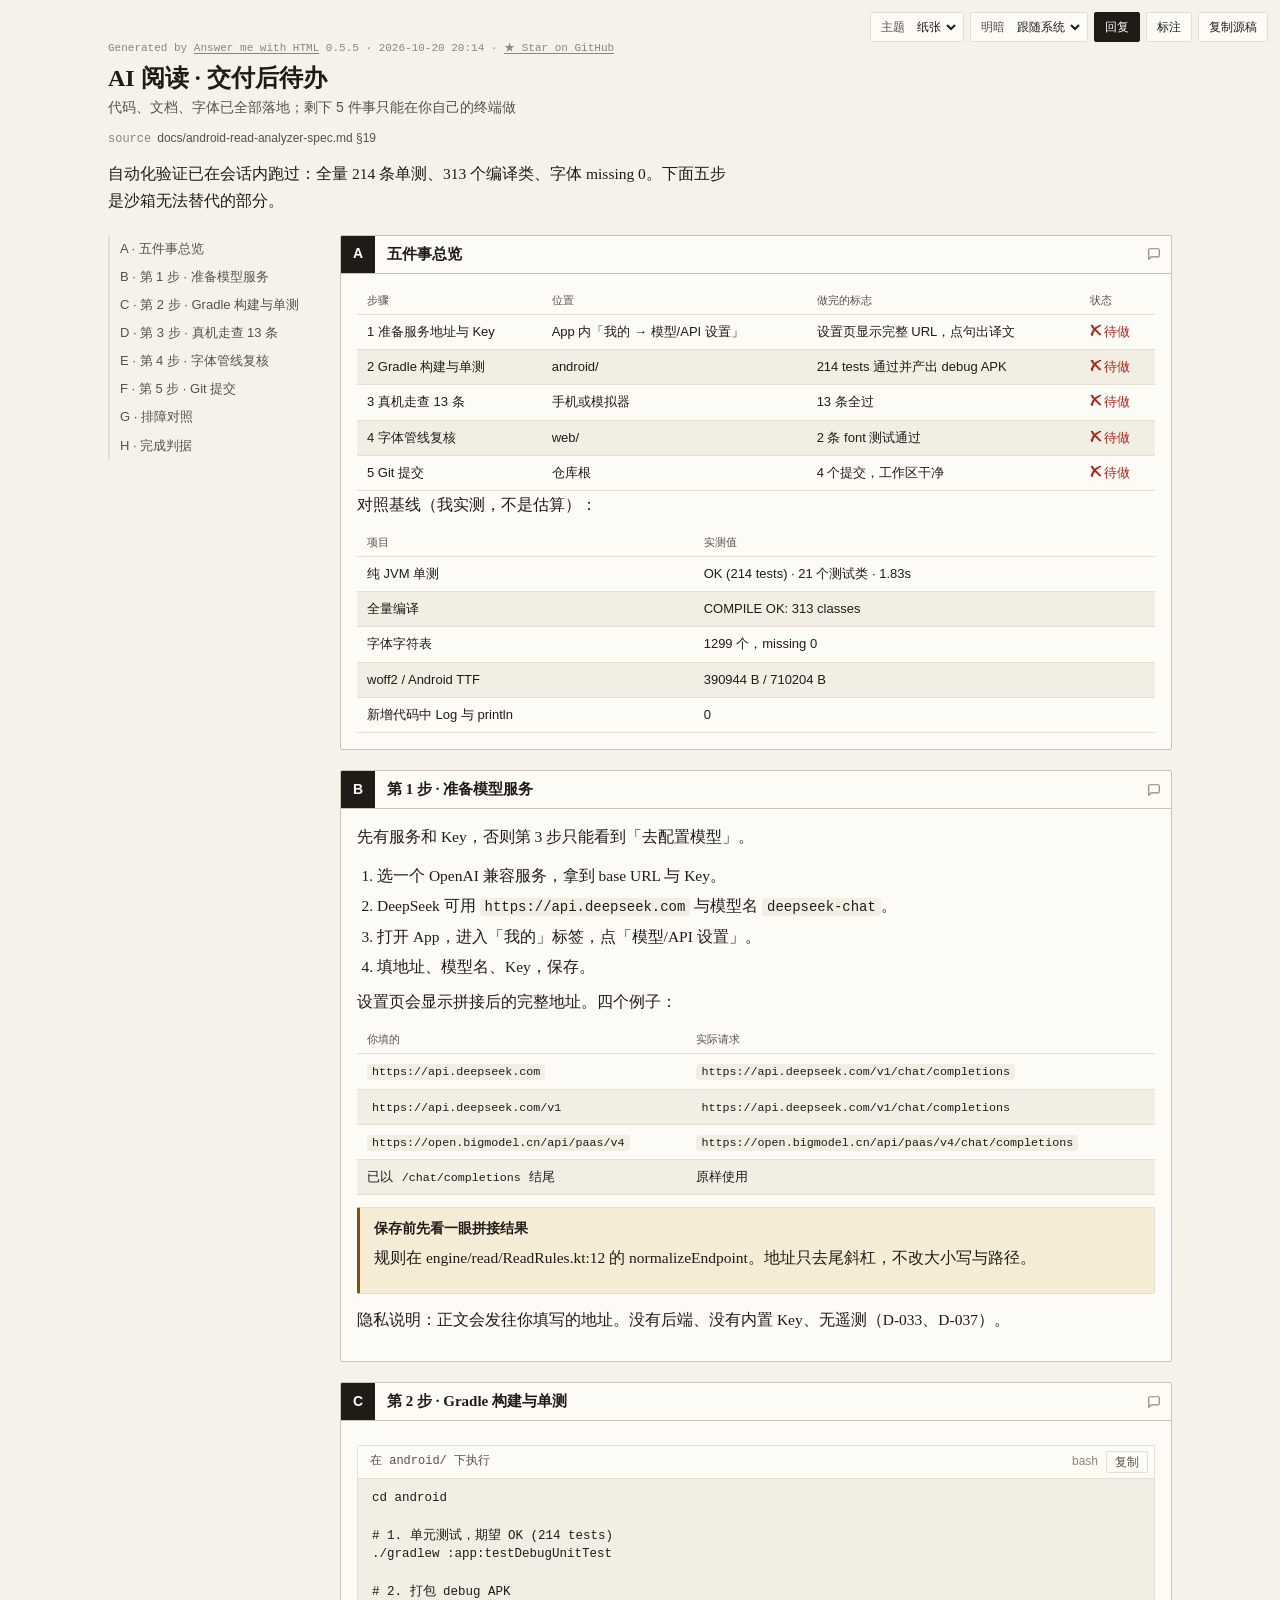
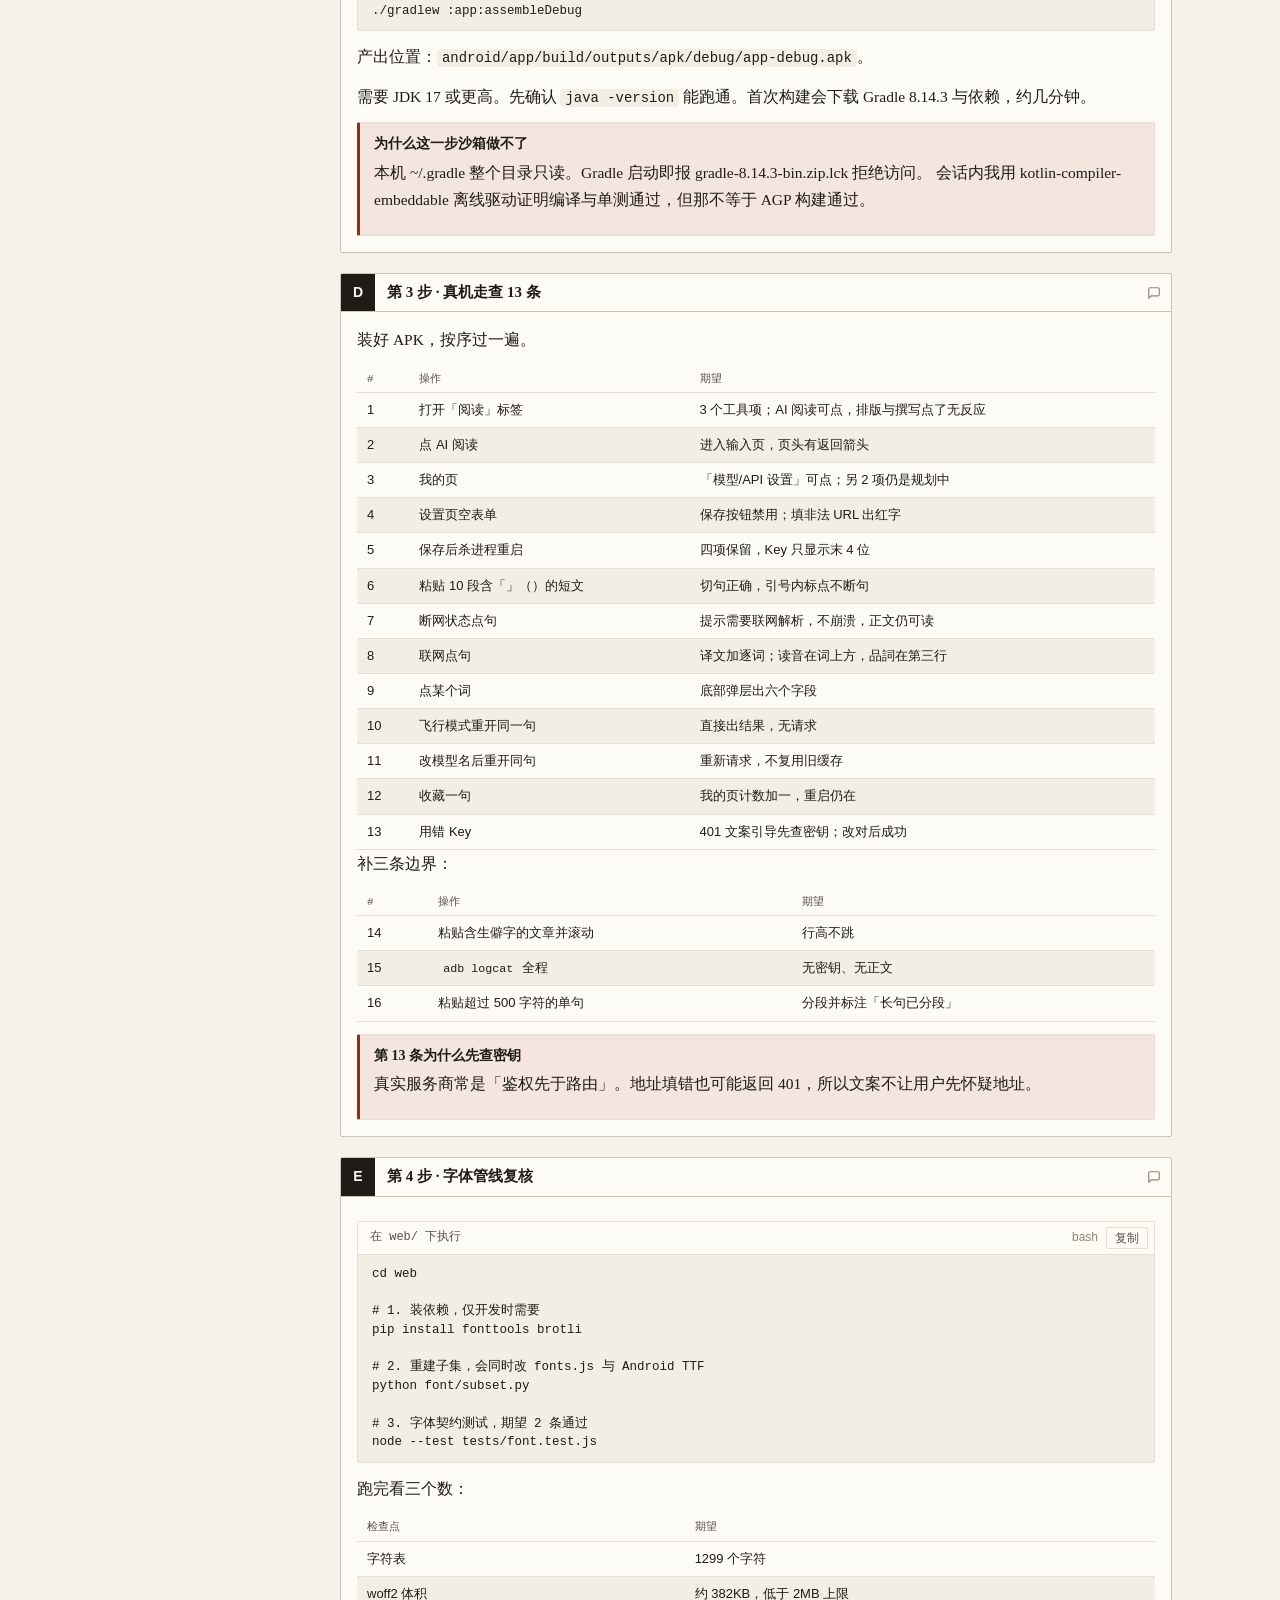
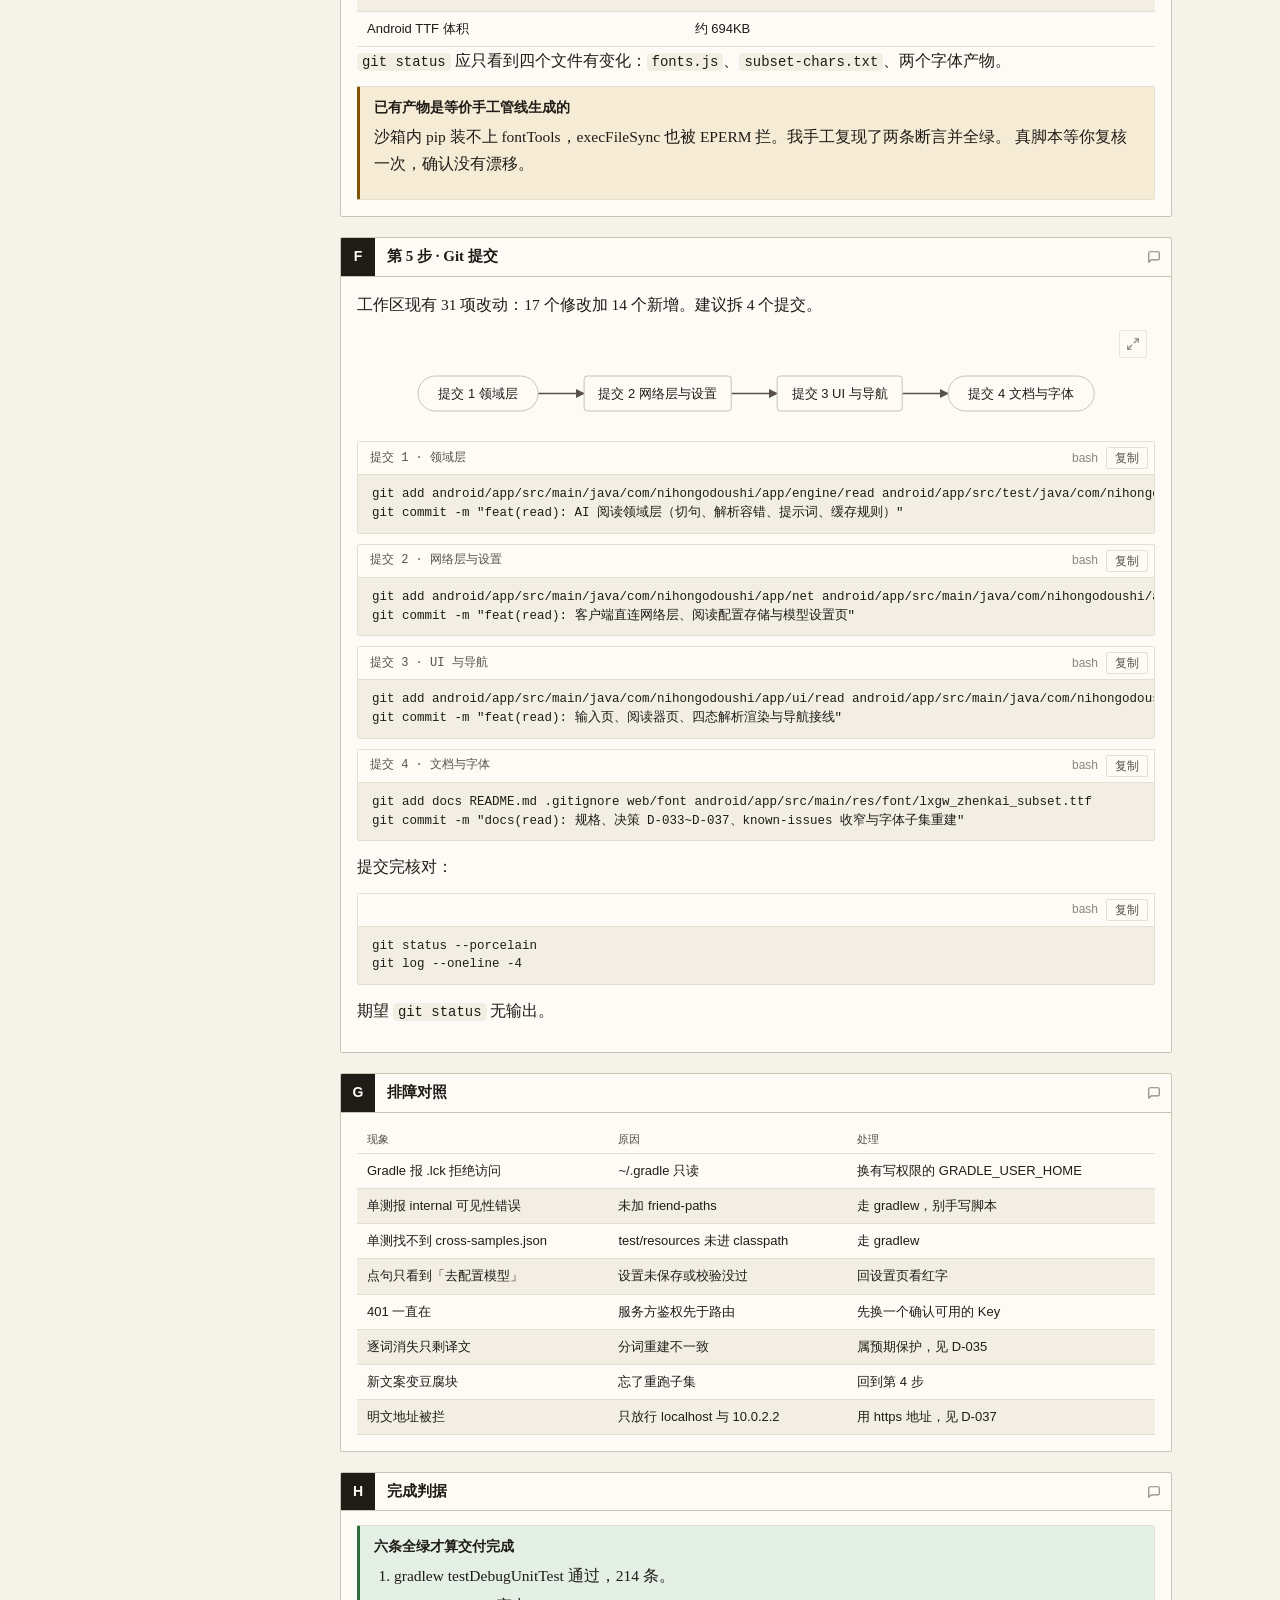
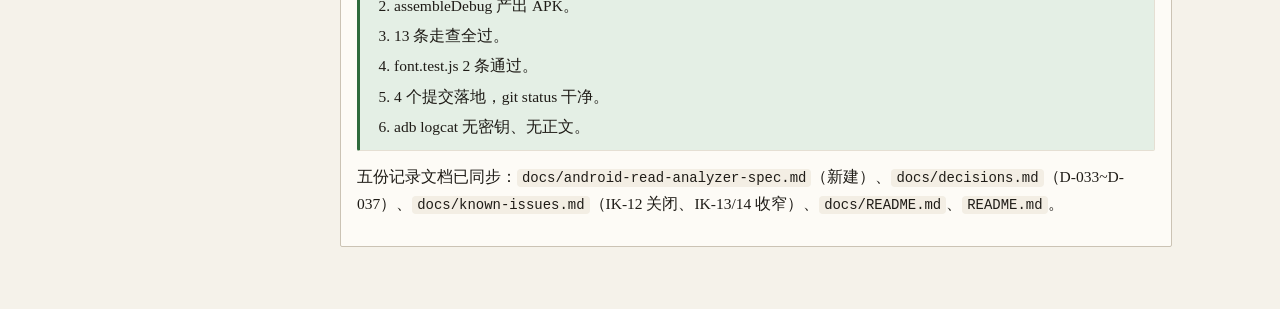
<file: docs/android-read-analyzer-next-steps.html>
<!doctype html>
<html lang="zh-CN" data-theme="paper" data-mode="auto" data-style="80">
<head>
<meta charset="utf-8">
<meta http-equiv="Content-Security-Policy" content="default-src 'none'; script-src 'sha256-youm9qaFambH7q3iYwDKrM/nhO/PaMoJO9LhcE+OCbQ=' 'sha256-vjQfZ+oX05M1l9ERqRkMpxLi1EZh23JhiYF5QAjG6aA='; style-src 'unsafe-inline'; img-src data:; font-src data:; media-src data:; connect-src 'self'; form-action 'none'; base-uri 'none'">
<meta name="viewport" content="width=device-width, initial-scale=1">
<meta name="generator" content="Answer me with HTML 0.5.5">
<title>AI 阅读 · 交付后待办</title>
<style>
html[data-theme="blueprint"], html[data-theme="blueprint"][data-mode="light"] {
  --font-sans: -apple-system, BlinkMacSystemFont, "Segoe UI", "PingFang SC", "Hiragino Sans GB", "Microsoft YaHei", Roboto, "Helvetica Neue", Arial, sans-serif;
  --font-mono: ui-monospace, SFMono-Regular, "JetBrains Mono", Menlo, Consolas, "Liberation Mono", monospace;
  --radius: 0px;
  --shadow: none;
  --bw: 1.5px;
  --head-font: var(--font-sans);
  --bg: #f6f6f3;
  --paper: #ffffff;
  --ink: #16181d;
  --ink-2: #4b5260;
  --ink-3: #8b929e;
  --line: #1d2026;
  --line-2: #d6dae1;
  --fill: #f3f5f8;
  --accent: #1d5fbf;
  --accent-bg: #e4ecf8;
  --ok: #1d5fbf;
  --ok-bg: #e4ecf8;
  --err: #c62828;
  --err-bg: #fbeaea;
  --warn: #a8620a;
  --warn-bg: #fdf3e2;
  --head-bg: #16181d;
  --head-fg: #ffffff;
}
html[data-theme="blueprint"][data-mode="dark"] {
  --bg: #081322;
  --paper: #0d1c31;
  --ink: #e6edf7;
  --ink-2: #a9b8cc;
  --ink-3: #6b7f99;
  --line: #c9d6e8;
  --line-2: #23385a;
  --fill: #12253f;
  --accent: #6ea8ff;
  --accent-bg: #16305a;
  --ok: #6ea8ff;
  --ok-bg: #16305a;
  --err: #ff7070;
  --err-bg: #3b1620;
  --warn: #f0b14a;
  --warn-bg: #3a2a10;
  --head-bg: #e6edf7;
  --head-fg: #081322;
}
@media (prefers-color-scheme: dark) {
html[data-theme="blueprint"][data-mode="auto"] {
  --bg: #081322;
  --paper: #0d1c31;
  --ink: #e6edf7;
  --ink-2: #a9b8cc;
  --ink-3: #6b7f99;
  --line: #c9d6e8;
  --line-2: #23385a;
  --fill: #12253f;
  --accent: #6ea8ff;
  --accent-bg: #16305a;
  --ok: #6ea8ff;
  --ok-bg: #16305a;
  --err: #ff7070;
  --err-bg: #3b1620;
  --warn: #f0b14a;
  --warn-bg: #3a2a10;
  --head-bg: #e6edf7;
  --head-fg: #081322;
}
}

html[data-theme="shadcn"], html[data-theme="shadcn"][data-mode="light"] {
  --font-sans: -apple-system, BlinkMacSystemFont, "Segoe UI", "PingFang SC", "Hiragino Sans GB", "Microsoft YaHei", Roboto, "Helvetica Neue", Arial, sans-serif;
  --font-mono: ui-monospace, SFMono-Regular, "JetBrains Mono", Menlo, Consolas, "Liberation Mono", monospace;
  --radius: 8px;
  --shadow: 0 1px 2px 0 rgba(0,0,0,0.05);
  --bw: 1px;
  --head-font: var(--font-sans);
  --bg: #fafafa;
  --paper: #ffffff;
  --ink: #09090b;
  --ink-2: #71717a;
  --ink-3: #a1a1aa;
  --line: #e4e4e7;
  --line-2: #f0f0f2;
  --fill: #f4f4f5;
  --accent: #2563eb;
  --accent-bg: #eff6ff;
  --ok: #16a34a;
  --ok-bg: #f0fdf4;
  --err: #dc2626;
  --err-bg: #fef2f2;
  --warn: #d97706;
  --warn-bg: #fffbeb;
  --head-bg: #18181b;
  --head-fg: #fafafa;
}
html[data-theme="shadcn"][data-mode="dark"] {
  --bg: #09090b;
  --paper: #121215;
  --ink: #fafafa;
  --ink-2: #a1a1aa;
  --ink-3: #71717a;
  --line: #27272a;
  --line-2: #1c1c1f;
  --fill: #18181b;
  --accent: #60a5fa;
  --accent-bg: #172554;
  --ok: #4ade80;
  --ok-bg: #052e16;
  --err: #f87171;
  --err-bg: #450a0a;
  --warn: #fbbf24;
  --warn-bg: #451a03;
  --head-bg: #fafafa;
  --head-fg: #18181b;
}
@media (prefers-color-scheme: dark) {
html[data-theme="shadcn"][data-mode="auto"] {
  --bg: #09090b;
  --paper: #121215;
  --ink: #fafafa;
  --ink-2: #a1a1aa;
  --ink-3: #71717a;
  --line: #27272a;
  --line-2: #1c1c1f;
  --fill: #18181b;
  --accent: #60a5fa;
  --accent-bg: #172554;
  --ok: #4ade80;
  --ok-bg: #052e16;
  --err: #f87171;
  --err-bg: #450a0a;
  --warn: #fbbf24;
  --warn-bg: #451a03;
  --head-bg: #fafafa;
  --head-fg: #18181b;
}
}

html[data-theme="paper"], html[data-theme="paper"][data-mode="light"] {
  --font-sans: -apple-system, BlinkMacSystemFont, "Segoe UI", "PingFang SC", "Hiragino Sans GB", "Microsoft YaHei", Roboto, "Helvetica Neue", Arial, sans-serif;
  --font-mono: ui-monospace, SFMono-Regular, "JetBrains Mono", Menlo, Consolas, "Liberation Mono", monospace;
  --font-serif: "Iowan Old Style", "Palatino Linotype", Palatino, Georgia, "Songti SC", "STSong", "Noto Serif CJK SC", "Source Han Serif SC", serif;
  --radius: 2px;
  --shadow: none;
  --bw: 1px;
  --head-font: var(--font-serif);
  --bg: #f5f2ea;
  --paper: #fdfbf6;
  --ink: #1f1c17;
  --ink-2: #57514a;
  --ink-3: #8c867b;
  --line: #cbc3b4;
  --line-2: #e5dfd3;
  --fill: #f3eee4;
  --accent: #8c2f1e;
  --accent-bg: #f5e5df;
  --ok: #2e6a3b;
  --ok-bg: #e4efe5;
  --err: #a3251b;
  --err-bg: #f7e3e0;
  --warn: #7f5300;
  --warn-bg: #f6ecd6;
  --head-bg: #1f1c17;
  --head-fg: #fdfbf6;
}
html[data-theme="paper"][data-mode="dark"] {
  --bg: #15130f;
  --paper: #1c1a15;
  --ink: #ebe5d8;
  --ink-2: #b5ad9e;
  --ink-3: #7b7467;
  --line: #4a443a;
  --line-2: #2d2a24;
  --fill: #242119;
  --accent: #e59a7d;
  --accent-bg: #3a2219;
  --ok: #8cc79a;
  --ok-bg: #1c3122;
  --err: #f0928a;
  --err-bg: #3a1d1a;
  --warn: #e3b866;
  --warn-bg: #352a13;
  --head-bg: #ebe5d8;
  --head-fg: #15130f;
}
@media (prefers-color-scheme: dark) {
html[data-theme="paper"][data-mode="auto"] {
  --bg: #15130f;
  --paper: #1c1a15;
  --ink: #ebe5d8;
  --ink-2: #b5ad9e;
  --ink-3: #7b7467;
  --line: #4a443a;
  --line-2: #2d2a24;
  --fill: #242119;
  --accent: #e59a7d;
  --accent-bg: #3a2219;
  --ok: #8cc79a;
  --ok-bg: #1c3122;
  --err: #f0928a;
  --err-bg: #3a1d1a;
  --warn: #e3b866;
  --warn-bg: #352a13;
  --head-bg: #ebe5d8;
  --head-fg: #15130f;
}
}

html:lang(zh-Hant)[data-theme][data-mode], html:lang(zh-TW)[data-theme][data-mode], html:lang(zh-HK)[data-theme][data-mode], html:lang(zh-MO)[data-theme][data-mode] {
  --font-sans: -apple-system, BlinkMacSystemFont, "Segoe UI", "PingFang TC", "Heiti TC", "Microsoft JhengHei", "Noto Sans CJK TC", "Noto Sans TC", "PingFang SC", "Microsoft YaHei", Roboto, "Helvetica Neue", Arial, sans-serif;
}

html:lang(ja)[data-theme][data-mode] {
  --font-sans: -apple-system, BlinkMacSystemFont, "Segoe UI", "Hiragino Sans", "Hiragino Kaku Gothic ProN", "Yu Gothic UI", "Yu Gothic", Meiryo, "Noto Sans CJK JP", "Noto Sans JP", "PingFang SC", "Microsoft YaHei", Roboto, "Helvetica Neue", Arial, sans-serif;
}

html:lang(he)[data-theme][data-mode] {
  --font-sans: -apple-system, BlinkMacSystemFont, "Segoe UI", "Noto Sans Hebrew", "Arial Hebrew", Arial, Roboto, "Helvetica Neue", sans-serif;
}

/* Answer me with HTML base — uses theme variables only, never hard-coded colors (theme tokens and decorations: themes/<name>.js). Exception: the var() fallbacks of diagrams (flow / sequence) equal the blueprint light tokens, guarded by a test. */
*, *::before, *::after { box-sizing: border-box; }
html, body { margin: 0; padding: 0; }
body {
  background: var(--bg); color: var(--ink);
  font-family: var(--font-sans); font-size: 14px; line-height: 1.55;
  -webkit-font-smoothing: antialiased;
}
code, pre, kbd { font-family: var(--font-mono); }

/* ── Toolbar ─────────────────────────────── */
.am-toolbar {
  position: fixed; top: 12px; inset-inline-end: 12px; z-index: 10; display: flex; gap: 6px;
}
.am-btn {
  font: 12px/1 var(--font-sans); color: var(--ink); background: var(--paper);
  border: 1px solid var(--line-2); border-radius: var(--radius); padding: 7px 10px; cursor: pointer;
}
.am-btn:hover { border-color: var(--ink-3); }
.am-btn:focus-visible { outline: 2px solid var(--accent); outline-offset: 2px; }
/* Theme and mode lists: a label and a native select inside one button-like box */
.am-pick {
  display: flex; align-items: center; gap: 6px; font: 12px/1 var(--font-sans); color: var(--ink-2); background: var(--paper);
  border: 1px solid var(--line-2); border-radius: var(--radius); padding-block: 0; padding-inline: 10px 4px;
}
.am-pick:hover { border-color: var(--ink-3); }
.am-pick:focus-within { outline: 2px solid var(--accent); outline-offset: 2px; }
.am-pick select {
  font: inherit; color: var(--ink); background: transparent; border: 0; padding: 6px 2px; cursor: pointer; outline: none;
}
.am-pick option { color: var(--ink); background: var(--paper); }

/* ── Header ───────────────────────────────── */
.am-head { margin: 0 0 20px; padding-inline-end: 300px; }
.am-head h1 { margin: 0; font-size: 24px; line-height: 1.25; letter-spacing: -0.01em; }
.am-sub { margin: 4px 0 0; color: var(--ink-2); }
.am-head-meta { display: flex; flex-wrap: wrap; gap: 6px 18px; margin-top: 10px; font-size: 12px; color: var(--ink-2); }
.am-head-meta b { font-family: var(--font-mono); font-weight: 400; color: var(--ink-3); margin-inline-end: 6px; }
.am-intro { margin-top: 12px; max-width: 80ch; }

/* ── sheet template ────────────────────────── */
.am-sheet { max-width: 1680px; margin: 0 auto; padding: 32px 28px 40px; }
.am-frame { position: relative; }
.am-grid {
  display: grid; grid-template-columns: repeat(var(--cols, 3), minmax(0, 1fr));
  gap: 20px; align-items: start;
}
.am-ruler { display: none; }
.am-ruler span { flex: 1; display: flex; align-items: center; justify-content: center; }
.am-ruler--top, .am-ruler--bottom { left: 18px; right: 18px; height: 18px; }
.am-ruler--top { top: 0; }
.am-ruler--bottom { bottom: 0; }
.am-ruler--left, .am-ruler--right { top: 18px; bottom: 18px; width: 18px; flex-direction: column; }
.am-ruler--left { left: 0; }
.am-ruler--right { right: 0; }
.am-ruler--top span + span, .am-ruler--bottom span + span { border-inline-start: 1px solid var(--line); }
.am-ruler--left span + span, .am-ruler--right span + span { border-top: 1px solid var(--line); }

/* ── Panels ───────────────────────────────── */
.am-panel {
  background: var(--paper); border: var(--bw) solid var(--line); border-radius: var(--radius);
  box-shadow: var(--shadow); min-width: 0; overflow: hidden;
}
.am-panel-head {
  display: flex; align-items: stretch; gap: 0; border-bottom: var(--bw) solid var(--line); min-height: 34px;
}
.am-panel-id {
  display: flex; align-items: center; justify-content: center; min-width: 34px; padding: 0 8px;
  background: var(--head-bg); color: var(--head-fg); font-weight: 600; font-size: 14px;
}
.am-panel-head h2 { margin: 0; padding: 7px 12px; font-size: 15px; font-weight: 600; flex: 1; display: flex; align-items: center; }
.am-panel-meta { align-self: center; padding: 0 12px; font: 11px/1.3 var(--font-mono); color: var(--ink-2); text-align: end; }
.am-panel-body { padding: 14px 16px 16px; }
.am-panel-body > * + * { margin-top: 12px; }

/* ── Markdown body ───────────────────────── */
.am-md > :first-child { margin-top: 0; }
.am-md > :last-child { margin-bottom: 0; }
.am-md p { margin: 0 0 8px; }
.am-md ul, .am-md ol { margin: 0 0 8px; padding-inline-start: 20px; }
.am-md li + li { margin-top: 3px; }
.am-md h3, .am-md h4 { margin: 14px 0 6px; font-size: 13px; }
.am-md a { color: var(--accent); }
.am-md blockquote { margin: 0 0 8px; padding: 2px 12px; border-inline-start: 3px solid var(--line-2); color: var(--ink-2); }
.am-md :not(pre) > code { font-size: 0.9em; background: var(--fill); padding: 1px 5px; border-radius: 4px; }
.am-md hr { border: 0; border-top: 1px solid var(--line-2); margin: 12px 0; }
.am-md table { width: 100%; border-collapse: collapse; font-size: 13px; }
.am-md th {
  text-align: start; font: 11px/1.3 var(--font-mono); color: var(--ink-2); font-weight: 400;
  padding: 6px 10px; border-bottom: 1px solid var(--line-2);
}
/* th { text-align: start } outranks the align attribute from Markdown alignment, so restore right and center columns explicitly. */
.am-md th[align="right"] { text-align: right; }
.am-md th[align="center"] { text-align: center; }
.am-md td { padding: 7px 10px; border-bottom: 1px solid var(--line-2); vertical-align: top; }
.am-md tbody tr:nth-child(even) td { background: var(--fill); }
.am-table-wrap { overflow-x: auto; }
/* Images scale down to the panel and never past 70% of the window height, keeping their shape. */
.am-md img { max-width: 100%; max-height: 70vh; height: auto; }
.am-figure { margin: 0; text-align: center; }
.am-figure img { display: block; margin: 0 auto; border: 1px solid var(--line-2); border-radius: var(--radius); }
.am-figure figcaption { margin-top: 6px; font-size: 12px; line-height: 1.4; color: var(--ink-2); }
.am-code {
  margin: 0; padding: 12px 14px; background: var(--fill); border: 1px solid var(--line-2);
  border-radius: var(--radius); overflow-x: auto; font-size: 12.5px; line-height: 1.5;
}
/* Ask: a decision the reader makes; the suggested option starts selected */
.am-ask { margin: 10px 0; padding: 10px 12px 8px; border: 1px solid var(--line-2); border-radius: var(--radius); background: var(--fill); min-width: 0; }
/* The question floats inside the box, so a long question wraps like text instead of riding on the border */
.am-ask-q { float: left; width: 100%; padding: 0; margin-bottom: 4px; font-weight: 600; }
/* Two columns: the control, then the label, tag and note, which wrap under the label and never under the control */
.am-ask-opt { clear: both; display: grid; grid-template-columns: auto minmax(0, 1fr); column-gap: 8px; align-items: baseline; padding: 5px 2px; cursor: pointer; }
.am-ask-opt input { margin: 0; accent-color: var(--accent); position: relative; top: 2px; }
.am-ask-tag { display: inline-block; font-size: 11px; line-height: 1.5; color: var(--accent); border: 1px solid var(--accent); border-radius: 999px; padding: 0 6px; white-space: nowrap; }
.am-ask-note { display: block; color: var(--ink-2); }
/* Comment box under each panel, and the Reply sheet */
.am-comment-btn {
  display: flex; flex-shrink: 0; align-self: center; margin-block: 0; margin-inline: auto 6px; color: var(--ink-3); background: transparent;
  border: 1px solid transparent; border-radius: var(--radius); padding: 3px; cursor: pointer;
}
.am-panel-meta + .am-comment-btn { margin-inline-start: 0; }
.am-panel:hover .am-comment-btn, .am-comment-btn:focus-visible, .am-comment-btn[aria-expanded="true"] { border-color: var(--line-2); color: var(--ink-2); }
.am-panel .am-comment-btn.am-comment-btn--on { color: var(--accent); border-color: var(--accent); }
.am-panel--bare { position: relative; }
.am-panel--bare > .am-comment-btn { position: absolute; top: 4px; inset-inline-end: 0; }
.am-comment { padding: 0 14px 12px; }
.am-comment textarea, .am-reply textarea {
  width: 100%; font: 13px/1.5 var(--font-sans); color: var(--ink); background: var(--paper);
  border: 1px solid var(--line-2); border-radius: var(--radius); padding: 8px 10px; resize: vertical;
}
.am-comment textarea:focus-visible, .am-reply textarea:focus-visible { outline: 2px solid var(--accent); outline-offset: 1px; }
.am-btn--reply { color: var(--paper); background: var(--ink); border-color: var(--ink); }
.am-btn--reply:hover { opacity: .88; }
.am-reply {
  width: min(640px, calc(100vw - 32px)); padding: 16px; color: var(--ink); background: var(--paper);
  border: 1px solid var(--line-2); border-radius: var(--radius); box-shadow: 0 12px 40px rgba(0,0,0,.25);
}
.am-reply::backdrop { background: rgba(0,0,0,.35); }
.am-reply-head { display: flex; flex-wrap: wrap; align-items: baseline; gap: 4px 10px; margin-bottom: 10px; }
.am-reply-head span { color: var(--ink-2); font-size: 13px; }
.am-reply textarea { font-family: var(--font-mono); font-size: 12.5px; }
.am-reply-actions { display: flex; justify-content: flex-end; gap: 8px; margin-top: 10px; }
.am-reply .am-btn:disabled { opacity: .5; cursor: default; }
/* The sheet shows the reply drawn (src/runtime/reply-view.js), each line in its own direction; the Markdown that Copy copies sits under a fold. */
.am-reply-view {
  max-height: min(60vh, 26em); overflow: auto; padding: 10px 12px; font: 14px/1.6 var(--font-sans); color: var(--ink);
  background: var(--paper); border: 1px solid var(--line-2); border-radius: var(--radius); overflow-wrap: anywhere;
}
.am-reply-view:focus-visible { outline: 2px solid var(--accent); outline-offset: 1px; }
.am-reply-view > div { text-align: start; unicode-bidi: isolate; }
.am-rv-gap { height: .5em; }
.am-rv-h1 { font-weight: 700; font-size: 15px; }
.am-rv-h2 { font-weight: 700; color: var(--ink-2); margin-top: 2px; }
.am-rv-tag {
  display: inline-block; min-width: 1.6em; padding: 0 4px; font-size: 12px; line-height: 1.5; text-align: center;
  color: var(--ink-2); border: 1px solid var(--line-2); border-radius: var(--radius);
}
.am-rv-a { padding-inline-start: 1.6em; }
.am-rv-a em { color: var(--ink-2); }
.am-rv-quote { margin-inline-start: 1em; padding-inline-start: 10px; border-inline-start: 3px solid var(--line-2); color: var(--ink-2); white-space: pre-wrap; }
.am-reply-raw summary { margin-top: 10px; margin-bottom: 6px; font-size: 12px; color: var(--ink-2); cursor: pointer; }
/* The bar at the bottom of the page: counts and one-click copy, so the reader need not go to the Reply button at the top. */
.am-reply-bar {
  position: fixed; inset-block-end: 16px; inset-inline: 0; margin-inline: auto; width: max-content; max-width: calc(100vw - 24px);
  z-index: 10; display: flex; align-items: center; gap: 10px; padding-block: 8px; padding-inline: 14px 8px; font-size: 13px;
  color: var(--ink); background: var(--paper); border: 1px solid var(--line-2); border-radius: var(--radius); box-shadow: 0 6px 24px rgba(0,0,0,.18);
}
.am-reply-bar[hidden] { display: none; }
.am-reply-bar-count { color: var(--ink-2); }
.am-reply-bar .am-btn { flex: none; white-space: nowrap; }
body.am-has-reply-bar { padding-block-end: 72px; }
@media (max-width: 480px) {
  .am-reply-bar { inset-inline: 12px; width: auto; justify-content: space-between; }
}
/* Code block: a header (title or path:lines, language, copy), then one span per line; numbered blocks show the line number in a gutter */
.am-codeblock { margin: 10px 0; min-width: 0; }
.am-codeblock .am-code { border-top-left-radius: 0; border-top-right-radius: 0; padding: 10px 0; }
.am-code-head {
  display: flex; align-items: center; gap: 8px; padding: 5px 6px 5px 12px; font: 12px/1.3 var(--font-sans); color: var(--ink-2);
  background: var(--paper); border: 1px solid var(--line-2); border-bottom: 0; border-radius: var(--radius) var(--radius) 0 0;
}
.am-code-title { font-family: var(--font-mono); overflow: hidden; text-overflow: ellipsis; white-space: nowrap; min-width: 0; }
.am-code-lang { margin-left: auto; color: var(--ink-3); text-transform: lowercase; }
.am-code-copy { font: 12px/1 var(--font-sans); color: var(--ink-2); background: transparent; border: 1px solid var(--line-2); border-radius: var(--radius); padding: 4px 8px; cursor: pointer; margin-left: auto; }
.am-code-lang + .am-code-copy { margin-left: 0; }
.am-code-copy:hover { border-color: var(--ink-3); color: var(--ink); }
.am-code-copy:focus-visible { outline: 2px solid var(--accent); outline-offset: 2px; }
.am-code code { display: block; min-width: max-content; }
.am-ln { display: block; padding: 0 14px; min-height: 1.5em; white-space: pre; }
.am-ln--hl { background: var(--accent-bg); box-shadow: inset 3px 0 0 var(--accent); }
.am-code--num .am-ln::before {
  content: attr(data-n); display: inline-block; width: 3.5ch; margin-right: 12px; text-align: right; color: var(--ink-3);
  user-select: none; -webkit-user-select: none;
}

/* ── Status badges ok / no / warn ──────────────── */
.am-status { white-space: nowrap; font-weight: 500; }
.am-status--ok { color: var(--ok); }
.am-status--no { color: var(--err); }
.am-status--warn { color: var(--warn); }
.am-status-icon { display: inline-block; width: 1.1em; font-weight: 700; }

/* ── callout ─────────────────────────────── */
.am-callout {
  border: 1px solid var(--line-2); border-inline-start: 3px solid var(--accent); background: var(--accent-bg);
  padding: 10px 14px; border-radius: var(--radius);
}
.am-callout--ok { border-inline-start-color: var(--ok); background: var(--ok-bg); }
.am-callout--warn { border-inline-start-color: var(--warn); background: var(--warn-bg); }
.am-callout--err { border-inline-start-color: var(--err); background: var(--err-bg); }
.am-callout-title { font-weight: 600; margin-bottom: 4px; }

/* ── kv title block ─────────────────────────── */
.am-kv {
  display: grid; grid-template-columns: repeat(var(--kv-cols, 2), minmax(0, 1fr)); margin: 0;
  border-top: var(--bw) solid var(--line); border-inline-start: var(--bw) solid var(--line);
}
.am-kv-cell { border-inline-end: var(--bw) solid var(--line); border-bottom: var(--bw) solid var(--line); padding: 6px 10px 8px; min-width: 0; }
.am-kv-cell--wide { grid-column: 1 / -1; }
.am-kv dt { font: 11px/1.4 var(--font-mono); color: var(--ink-2); }
.am-kv dd { margin: 2px 0 0; font-size: 14px; font-weight: 500; overflow-wrap: anywhere; }
.am-kv-cell--wide dd { font-size: 17px; font-weight: 600; }

/* ── timeline ────────────────────────────── */
.am-timeline { list-style: none; margin: 0; padding: 0; }
.am-timeline--h { display: grid; grid-template-columns: repeat(var(--n, 1), minmax(0, 1fr)); padding-top: 4px; }
.am-timeline--h li { position: relative; text-align: center; padding: 0 6px; }
.am-timeline--h li::before {
  content: ""; position: absolute; top: 31px; left: 0; right: 0; border-top: var(--bw) solid var(--line);
}
.am-timeline--h li:first-child::before { inset-inline-start: 50%; }
.am-timeline--h li:last-child::before { inset-inline-end: 50%; }
.am-tl-when { display: block; font-size: 15px; font-weight: 500; height: 24px; }
.am-tl-dot {
  position: relative; display: block; width: 11px; height: 11px; margin: 2px auto 8px;
  border: var(--bw) solid var(--line); border-radius: 50%; background: var(--paper);
}
.am-tl-item--hi .am-tl-dot { background: var(--hi-stroke, var(--accent)); border-color: var(--hi-stroke, var(--accent)); }
.am-tl-title { display: block; font-size: 12.5px; font-weight: 500; }
.am-tl-text { display: block; font-size: 12px; color: var(--ink-2); line-height: 1.45; }
.am-timeline--v li { position: relative; padding: 0 0 14px; padding-inline-start: 22px; }
.am-timeline--v li::before { content: ""; position: absolute; inset-inline-start: 5px; top: 6px; bottom: -6px; border-inline-start: var(--bw) solid var(--line-2); }
.am-timeline--v li:last-child::before { display: none; }
.am-timeline--v .am-tl-dot { position: absolute; inset-inline-start: 0; top: 4px; margin: 0; }
.am-timeline--v .am-tl-when { display: inline; height: auto; font: 12px var(--font-mono); color: var(--ink-2); margin-inline-end: 8px; }
.am-timeline--v .am-tl-title { display: inline; font-size: 14px; }
.am-timeline--v .am-tl-text { margin-top: 2px; }
/* .am-tl-wrap is the container (src/components/timeline.js): a horizontal timeline answers to the width it has, not to the width of the window, since a
   sheet puts panels two or three to a row. Below 560 px (about 90 px for each of the six items a timeline has by default) its dates
   wrap and the dots cover them, so it lays out like timeline v: line and dots at the start, text beside them. */
.am-tl-wrap { container-type: inline-size; }
@container (max-width: 560px) {
  .am-timeline--h { display: block; padding-top: 0; }
  .am-timeline--h li { text-align: start; padding: 0 0 14px; padding-inline-start: 22px; }
  .am-timeline--h li::before, .am-timeline--h li:first-child::before {
    top: 6px; bottom: -6px; inset-inline-start: 5px; inset-inline-end: auto; border-top: 0; border-inline-start: var(--bw) solid var(--line-2);
  }
  .am-timeline--h li:last-child::before { display: none; }
  .am-timeline--h .am-tl-dot { position: absolute; inset-inline-start: 0; top: 4px; margin: 0; }
  .am-timeline--h .am-tl-when { display: inline; height: auto; font: 12px var(--font-mono); color: var(--ink-2); margin-inline-end: 8px; }
  .am-timeline--h .am-tl-title { display: inline; font-size: 14px; }
  .am-timeline--h .am-tl-text { margin-top: 2px; }
}

/* ── annot sentence notes ──────────────────────── */
.am-annot + .am-annot { border-top: 1px solid var(--line-2); padding-top: 12px; }
.am-annot-head { display: flex; justify-content: space-between; gap: 12px; font-size: 13px; font-weight: 600; margin-bottom: 8px; }
.am-annot-meta { font: 11px var(--font-mono); font-weight: 400; color: var(--ink-2); }
.am-annot-scroll { overflow-x: auto; }
.am-annot-line {
  position: relative; display: inline-block; white-space: pre; font: 14px/1.6 var(--font-mono);
  padding-bottom: calc(var(--rows, 0) * 17px + 14px);
}
.am-annot-line--wrap { display: block; white-space: normal; padding-bottom: 10px; }
.am-annot-line--wrap .am-seg { white-space: nowrap; }
.am-seg { position: relative; }
.am-seg::after {
  content: ""; position: absolute; left: 1px; right: 1px; top: calc(100% + 1px); height: 5px;
  border: 1px solid var(--accent); border-top: 0;
}
.am-seg-n {
  position: absolute; inset-inline-start: 0; top: calc(100% + 8px + var(--row, 0) * 17px);
  font: 11px/16px var(--font-sans); color: var(--accent); white-space: nowrap;
}
.am-seg--err { color: var(--err); }
.am-seg--err::after { border-color: var(--err); }
.am-seg--err .am-seg-n { color: var(--err); }
.am-annot-caption { font-size: 12px; color: var(--ink-2); }

/* ── limits bars ───────────────────────── */
.am-lim + .am-lim { margin-top: 14px; }
.am-lim-head { display: flex; justify-content: space-between; gap: 12px; font-size: 13px; margin-bottom: 4px; }
.am-lim-val { font: 12px var(--font-mono); color: var(--accent); white-space: nowrap; }
.am-lim-track { position: relative; height: 12px; border: 1px solid var(--line-2); background: var(--fill); border-radius: calc(var(--radius) / 2); }
.am-lim-fill { position: absolute; inset-inline-start: 0; top: 0; bottom: 0; background: var(--accent-bg); border-inline-end: 1px solid var(--accent); }
.am-lim-mark { position: absolute; top: -4px; bottom: -4px; border-left: 2px solid var(--accent); }
.am-lim.is-over .am-lim-fill { background: var(--err-bg); border-inline-end-color: var(--err); }
.am-lim.is-over .am-lim-val { color: var(--err); }
.am-lim-ticks { position: relative; height: 16px; font: 10px/16px var(--font-mono); color: var(--ink-3); }
.am-lim-ticks span { position: absolute; transform: translateX(-50%); }
.am-lim-ticks span:first-child { transform: none; }
.am-lim-note { font-size: 11px; color: var(--ink-2); margin-inline-start: 6px; }

/* ── tree ─────────────────────────── */
.am-tree { font-size: 13px; }
.am-tree-root { display: flex; justify-content: center; position: relative; padding-bottom: 18px; }
.am-tree-root::after { content: ""; position: absolute; bottom: 0; left: 50%; height: 18px; border-left: var(--bw) solid var(--line); }
.am-tree-root--solo { padding-bottom: 12px; }
.am-tree-root--solo::after { display: none; }
.am-tree-box {
  border: var(--node-width, var(--bw)) solid var(--node-stroke, var(--line)); background: var(--node-fill, var(--paper)); padding: 6px 14px; text-align: center;
  border-radius: var(--node-radius, var(--radius)); font-weight: 600; color: var(--node-text, inherit); filter: var(--node-shadow, none);
}
.am-tree-box small { display: block; font-weight: 400; color: var(--ink-2); font-size: 12px; }
/* The root box and a highlighted box are emphasis: they take the highlight tokens. With none set the root box keeps its accent tint and a highlighted box looks like any other. */
.am-tree-box--root, .am-tree-box--hi { border-color: var(--hi-stroke, var(--node-stroke, var(--line))); color: var(--hi-text, var(--node-text, inherit)); }
.am-tree-box--root { background: var(--hi-fill, var(--accent-bg)); }
.am-tree-box--hi { background: var(--hi-fill, var(--node-fill, var(--paper))); }
.am-tree-box--root small, .am-tree-box--hi small { color: var(--hi-text, var(--ink-2)); }
.am-tree-box--root { font-size: 15px; padding: 8px 28px; }
.am-tree-cols { display: grid; grid-template-columns: repeat(var(--n, 1), minmax(0, 1fr)); }
.am-tree-col { position: relative; padding: 18px 8px 0; min-width: 0; }
.am-tree-col::before { content: ""; position: absolute; top: 0; left: 0; right: 0; border-top: var(--bw) solid var(--line); }
.am-tree-col:first-child::before { inset-inline-start: 50%; }
.am-tree-col:last-child::before { inset-inline-end: 50%; }
.am-tree-col::after { content: ""; position: absolute; top: 0; left: 50%; height: 18px; border-left: var(--bw) solid var(--line); }
.am-tree-list, .am-tree-list ul { list-style: none; margin: 0; padding: 0; }
.am-tree-col > .am-tree-list { margin: 8px 0 0; margin-inline-start: 14px; }
.am-tree-list ul { margin-inline-start: 16px; }
.am-tree-list li { position: relative; padding: 3px 0; padding-inline-start: 18px; }
.am-tree-list li::before { content: ""; position: absolute; inset-inline-start: 0; top: 0.95em; width: 12px; border-top: 1px solid var(--ink-3); }
.am-tree-list li::after { content: ""; position: absolute; inset-inline-start: 0; top: 0; bottom: 0; border-inline-start: 1px solid var(--ink-3); }
.am-tree-list li:last-child::after { bottom: auto; height: 0.95em; }
.am-tree-tag { font: 11px var(--font-mono); color: var(--ink-3); margin-inline-end: 4px; }
.am-tree code { font: 12px var(--font-mono); }
.am-tree-sub { display: block; font-size: 11.5px; color: var(--ink-2); }
.am-tree-hi > .am-tree-label { color: var(--accent); font-weight: 600; }

/* ── Diagrams (flow / sequence) ───────────────── */
.am-diagram { margin: 0; overflow-x: auto; text-align: center; }
/* Embedded previews can lose html[data-theme]; the fallbacks keep diagrams readable, and defined theme variables still win. */
.am-diagram svg { max-width: 100%; height: auto; font-family: var(--font-sans, sans-serif); }
.am-diagram text { fill: var(--ink, #16181d); font-size: 13px; }
/* Diagram tokens (docs/reference.md, "Diagram tokens"): each painted part reads an optional token and falls back to the look it always had,
   so a theme that sets none of them draws the same diagram. Font family, size and weight are not tokens: diagram text is measured for the sans font. */
.am-node-shape { fill: var(--node-fill, var(--paper, #ffffff)); stroke: var(--node-stroke, var(--line, #1d2026)); stroke-width: var(--node-width, var(--bw, 1.5px)); filter: var(--node-shadow, none); }
/* A cylinder is two shapes (body, then cap): only the body casts the shadow. */
.am-node-shape ~ .am-node-shape { filter: none; }
/* The corner radius is an SVG attribute (the fallback for Safari before 17.4, which ignores a CSS rx); the default here equals the attribute. A pill and a diamond keep their shape. */
.am-node--rect .am-node-shape, .am-node--er .am-node-shape { rx: var(--node-radius, 3px); }
.am-node--hi .am-node-shape { fill: var(--hi-fill, var(--accent-bg, #e4ecf8)); stroke: var(--hi-stroke, var(--accent, #1d5fbf)); }
.am-diagram .am-node-text { fill: var(--node-text, var(--ink, #16181d)); }
.am-node--hi text { fill: var(--hi-text, var(--accent, #1d5fbf)); font-weight: 600; }
.am-diagram .am-node--hi .am-node-text { fill: var(--hi-text, var(--accent, #1d5fbf)); }
.am-edge { fill: none; stroke: var(--edge-color, var(--ink-2, #4b5260)); stroke-width: var(--edge-width, 1.3); }
.am-edge--dashed { stroke-dasharray: 5 4; }
.am-arrow { fill: var(--edge-color, var(--ink-2, #4b5260)); }
.am-edge-label rect { fill: var(--paper, #ffffff); }
.am-diagram .am-edge-label text { fill: var(--edge-label, var(--accent, #1d5fbf)); font-size: 11.5px; }
.am-cluster { fill: var(--cluster-fill, var(--fill, #f3f5f8)); stroke: var(--cluster-stroke, var(--line-2, #d6dae1)); stroke-width: 1; stroke-dasharray: 4 3; }
.am-diagram .am-cluster-label { fill: var(--ink-2, #4b5260); font: 11px var(--font-mono, monospace); }
/* The PK / FK / UK marks of an entity follow the node text, and the highlighted text in a highlighted entity, so they stay readable on the theme's fills. */
.am-diagram .am-er-key { fill: var(--node-text, var(--ink-2, #4b5260)); }
.am-diagram .am-node--hi .am-er-key { fill: var(--hi-text, var(--ink-2, #4b5260)); }
.am-lifeline { stroke: var(--lifeline-color, var(--ink-3, #8b929e)); stroke-width: 1; stroke-dasharray: 4 4; }
/* An actor (and the box of a divider) looks like a node unless the theme sets the actor tokens. */
.am-actor { fill: var(--actor-fill, var(--node-fill, var(--paper, #ffffff))); stroke: var(--actor-stroke, var(--node-stroke, var(--line, #1d2026))); stroke-width: var(--node-width, var(--bw, 1.5px)); filter: var(--node-shadow, none); rx: var(--node-radius, 2px); }
.am-diagram .am-actor-text { fill: var(--actor-text, var(--node-text, var(--ink, #16181d))); }
.am-note { fill: var(--note-fill, var(--warn-bg, #fdf3e2)); stroke: var(--note-stroke, var(--warn, #a8620a)); stroke-width: var(--note-width, 1); rx: var(--note-radius, 2px); }
.am-diagram .am-step { fill: var(--ink-3, #8b929e); font: 10px var(--font-mono, monospace); }

.am-diagram-expand {
  /* In flow and sticky: it sits at the end edge (right on a left-to-right page) and stays in view when the diagram scrolls sideways.
     It takes its own row above the drawing, so it never covers a node at the top-right corner of the drawing. */
  position: sticky; inset-inline-start: calc(100% - 36px); z-index: 2;
  display: flex; align-items: center; justify-content: center;
  width: 28px; height: 28px; padding: 0; margin: 0 0 4px; margin-inline: auto 8px;
  color: var(--ink-2); background: var(--paper);
  border: var(--bw, 1px) solid var(--line-2); border-radius: var(--radius);
  cursor: pointer; opacity: 0.72;
  transition: opacity 0.15s, color 0.15s, border-color 0.15s, background 0.15s;
}
.am-diagram:hover .am-diagram-expand,
.am-diagram-expand:focus-visible { opacity: 1; }
.am-diagram-expand:hover {
  opacity: 1; color: var(--ink); border-color: var(--accent); background: var(--fill);
}
.am-diagram-expand:focus-visible { outline: 2px solid var(--accent); outline-offset: 1px; }

/* ── Diagram Lightbox and Pan-Zoom Viewer ─────────── */
.am-lightbox {
  position: fixed; inset: 0; z-index: 1000;
  display: flex; flex-direction: column;
  touch-action: none;
}
.am-lightbox[hidden] { display: none !important; }

.am-lightbox-backdrop {
  position: absolute; inset: 0;
  background: rgba(0, 0, 0, 0.72);
  backdrop-filter: blur(6px);
  -webkit-backdrop-filter: blur(6px);
}

.am-lightbox-header {
  position: absolute; top: 12px; left: 24px; right: 24px; height: 36px;
  display: flex; align-items: center; justify-content: space-between;
  z-index: 10; pointer-events: none;
}
.am-lightbox-title {
  display: inline-flex; align-items: center; gap: 8px;
  color: rgba(255, 255, 255, 0.92);
  font: 13px/1 var(--font-sans, sans-serif); font-weight: 500;
  text-shadow: 0 1px 3px rgba(0, 0, 0, 0.6);
  pointer-events: auto;
  overflow: hidden; text-overflow: ellipsis; white-space: nowrap; max-width: 60vw;
}
.am-lightbox-title svg { stroke: rgba(255, 255, 255, 0.85); flex-shrink: 0; }
.am-lightbox-actions {
  display: flex; align-items: center; gap: 8px; pointer-events: auto;
}
.am-lightbox-close {
  width: 32px; height: 32px;
  background: var(--paper);
  border: var(--bw, 1px) solid var(--line-2);
  border-radius: 50%;
  color: var(--ink);
  font-size: 15px; line-height: 1;
  cursor: pointer;
  display: flex; align-items: center; justify-content: center;
  box-shadow: 0 4px 12px rgba(0, 0, 0, 0.25);
  transition: background 0.15s, color 0.15s, transform 0.15s, border-color 0.15s;
}
.am-lightbox-close:hover {
  color: var(--accent); border-color: var(--accent); background: var(--fill); transform: scale(1.05);
}
.am-lightbox-close:focus-visible { outline: 2px solid var(--accent); outline-offset: 1px; }

.am-lightbox-stage {
  position: absolute;
  top: 54px; bottom: 20px; left: 24px; right: 24px;
  background: var(--paper);
  border: var(--bw, 1px) solid var(--line-2);
  border-radius: max(var(--radius), 14px);
  box-shadow: 0 24px 64px rgba(0, 0, 0, 0.45);
  overflow: hidden;
  cursor: grab;
  user-select: none;
  -webkit-user-select: none;
}
.am-lightbox-stage.am-panning { cursor: grabbing; }

.am-lightbox-canvas {
  position: absolute; left: 0; top: 0;
  transform-origin: 0 0;
  will-change: transform;
  pointer-events: none;
}
.am-lightbox-canvas svg {
  max-width: none !important;
  max-height: none !important;
  display: block;
  font-family: var(--font-sans, sans-serif);
}

/* ── doc template ────────────────────────── */
.am-doc { max-width: 1120px; margin: 0 auto; padding: 40px 28px 64px; }
.am-doc-layout { display: grid; grid-template-columns: 200px minmax(0, 1fr); gap: 32px; align-items: start; }
.am-doc-layout--notoc { grid-template-columns: minmax(0, 1fr); max-width: 860px; }
.am-toc { position: sticky; top: 24px; font-size: 13px; }
.am-toc a { display: block; color: var(--ink-2); text-decoration: none; padding: 4px 0; padding-inline-start: 10px; border-inline-start: 2px solid var(--line-2); }
.am-toc a:hover { color: var(--ink); border-inline-start-color: var(--accent); }
.am-doc-body > .am-panel + .am-panel { margin-top: 20px; }

/* ── Responsive and print ─────────────────────────── */
@media (max-width: 1100px) {
  .am-grid { grid-template-columns: repeat(2, minmax(0, 1fr)); }
  .am-grid > .am-panel { grid-column: auto !important; }
  .am-grid > .am-panel.am-span-wide { grid-column: 1 / -1 !important; }
}
@media (max-width: 760px) {
  .am-sheet, .am-doc { padding: 56px 12px 24px; }
  .am-head { padding-inline-end: 0; }
  .am-grid { grid-template-columns: minmax(0, 1fr); }
  .am-grid > .am-panel.am-span-wide { grid-column: auto !important; }
  .am-doc-layout { grid-template-columns: minmax(0, 1fr); }
  .am-toc { position: static; }
  .am-tree-cols { grid-template-columns: minmax(0, 1fr); }
  /* Tables and diagrams keep their size: the wrapper scrolls horizontally when they overflow. A cell is never narrower than about
     two short words, so a phone does not stack them one per line. On wider screens the sheet layout (src/runtime/layout-dom.js)
     gives a table panel the width its columns read well at. */
  .am-md th, .am-md td { min-width: 8em; }
  .am-diagram svg { max-width: none; }
  .am-lightbox-header { top: 8px; left: 12px; right: 12px; }
  .am-lightbox-stage { top: 46px; bottom: 12px; left: 12px; right: 12px; border-radius: max(var(--radius), 10px); }
}
.am-colophon { margin: 0 0 8px; font: 11px var(--font-mono); color: var(--ink-3); }
.am-colophon a { color: inherit; text-decoration: underline; text-underline-offset: 2px; }

@media print {
  .am-toolbar, .am-diagram-expand, .am-lightbox, .am-code-copy, .am-comment-btn, .am-comment, .am-reply, .am-reply-bar { display: none !important; }
  body { background: var(--paper); }
  .am-panel { break-inside: avoid; box-shadow: none; }
}
/* Printed on paper narrower than three columns, the two-column grid left a hole beside every panel next to a full-width one
   (a wide table, a wide diagram): one panel per row instead. */
@media print and (max-width: 1100px) {
  .am-grid { grid-template-columns: minmax(0, 1fr); }
  .am-grid > .am-panel { grid-column: auto !important; }
}
.am-panel--bare { border: 0; background: transparent; box-shadow: none; }
.am-panel--bare > .am-panel-body { padding: 0; }
.am-panel--bare .am-kv { background: var(--paper); }

/* Remark mode: block marks with a note, collected into the Reply copy (src/runtime/remark.js). Each kind borrows a status colour of
   the theme, so a mark reads in light and dark mode on every theme. */
.am-btn--remark.is-on { background: var(--ink); border-color: var(--ink); color: var(--paper); }
.am-btn--remark-clear { color: var(--err); }
.am-btn--remark-clear.is-armed { background: var(--err-bg); border-color: var(--err); }
.am-remark-hover { outline: 1px dashed var(--ink-3); outline-offset: 2px; cursor: pointer; }
:is(.am-mark, .am-remark-kind)[data-kind="suggestion"] { --mark: var(--warn); --mark-bg: var(--warn-bg); }
:is(.am-mark, .am-remark-kind)[data-kind="keep"] { --mark: var(--ok); --mark-bg: var(--ok-bg); }
:is(.am-mark, .am-remark-kind)[data-kind="question"] { --mark: var(--accent); --mark-bg: var(--accent-bg); }
:is(.am-mark, .am-remark-kind)[data-kind="concern"] { --mark: var(--err); --mark-bg: var(--err-bg); }
.am-mark { border-inline-start: 3px solid var(--mark); padding-inline-start: 10px; background: var(--mark-bg); border-radius: 1px; }
/* The note chip sits inside the marked block (a table takes it as its caption, a list item puts it before its sub-list), so lists and
   grids keep their children. */
.am-mark-note {
  display: block; margin-block-start: 4px; font: 12px/1.5 var(--font-sans); letter-spacing: normal; text-transform: none;
  color: var(--ink-2); white-space: pre-wrap; caption-side: bottom; text-align: start;
}
.am-mark-note b { color: var(--ink); font-weight: 600; }
caption.am-mark-note { display: table-caption; }
/* Table rows have their own backgrounds, so a tint on the table would show on every other row only: the bar marks a table. */
table.am-mark { background: none; }
.am-remark-pop {
  position: absolute; z-index: 40; width: min(264px, calc(100vw - 16px)); padding: 8px; display: grid; gap: 6px;
  color: var(--ink); background: var(--paper); border: 1px solid var(--line-2); border-radius: var(--radius); box-shadow: 0 6px 24px rgba(0, 0, 0, .14);
}
.am-remark-pop[hidden] { display: none; }
.am-remark-kinds { display: flex; gap: 6px; flex-wrap: wrap; }
.am-remark-kind { font: 12px/1 var(--font-sans); color: var(--ink-2); background: var(--paper); border: 1px solid var(--line-2); border-radius: 999px; padding: 4px 10px; cursor: pointer; }
.am-remark-kind:hover { border-color: var(--ink-3); }
.am-remark-kind[aria-pressed="true"] { color: var(--ink); border-color: var(--mark); background: var(--mark-bg); }
.am-remark-kind:focus-visible { outline: 2px solid var(--accent); outline-offset: 1px; }
.am-remark-pop textarea { font: 13px/1.5 var(--font-sans); color: var(--ink); background: var(--paper); border: 1px solid var(--line-2); border-radius: var(--radius); padding: 6px 8px; resize: vertical; }
.am-remark-actions { display: flex; gap: 6px; }
.am-remark-actions .am-btn:disabled { opacity: .5; cursor: default; }
@media print { .am-remark-pop { display: none !important; } }


html[data-theme="blueprint"] .am-frame { border: 1px solid var(--line); padding: 30px; }
html[data-theme="blueprint"] .am-frame::before {
  content: ""; position: absolute; inset: 18px; border: 1px solid var(--line); pointer-events: none;
}
html[data-theme="blueprint"] .am-ruler {
  display: flex; position: absolute; font: 10px/1 var(--font-mono); color: var(--ink-3);
}
@media (max-width: 760px) {
  html[data-theme="blueprint"] .am-frame { padding: 0; border: 0; }
  html[data-theme="blueprint"] .am-frame::before, html[data-theme="blueprint"] .am-ruler { display: none; }
}

html[data-theme="shadcn"] .am-panel-id { border-radius: 6px; min-width: 24px; height: 24px; margin: 9px 0 9px 14px; font-size: 12px; }
html[data-theme="shadcn"] .am-panel-head { border-bottom-width: 1px; }
html[data-theme="shadcn"] .am-kv { border-color: var(--line); border-radius: var(--radius); overflow: hidden; }

html[data-theme="paper"]:lang(zh-Hant)[data-mode], html[data-theme="paper"]:lang(zh-TW)[data-mode], html[data-theme="paper"]:lang(zh-HK)[data-mode], html[data-theme="paper"]:lang(zh-MO)[data-mode] { --font-serif: "Iowan Old Style", Palatino, Georgia, "Songti TC", "PMingLiU", "MingLiU", "Noto Serif CJK TC", "Noto Serif TC", "Source Han Serif TC", "Songti SC", serif; }
html[data-theme="paper"]:lang(ja)[data-mode] { --font-serif: "Iowan Old Style", Palatino, Georgia, "Hiragino Mincho ProN", "Yu Mincho", "Noto Serif CJK JP", "Noto Serif JP", "Songti SC", serif; }
html[data-theme="paper"]:lang(he)[data-mode] { --font-serif: "Iowan Old Style", Palatino, Georgia, "Noto Serif Hebrew", "Frank Ruehl CLM", David, "Times New Roman", serif; }
html[data-theme="paper"] .am-head h1, html[data-theme="paper"] .am-panel-head h2, html[data-theme="paper"] .am-md, html[data-theme="paper"] .am-intro, html[data-theme="paper"] .am-callout { font-family: var(--font-serif); }
html[data-theme="paper"] .am-head h1 { font-weight: 600; letter-spacing: 0; }
html[data-theme="paper"] .am-md p, html[data-theme="paper"] .am-md li, html[data-theme="paper"] .am-md blockquote, html[data-theme="paper"] .am-intro { font-size: 15.5px; line-height: 1.75; }
html[data-theme="paper"] .am-md p { margin-bottom: 12px; }
html[data-theme="paper"] .am-md table { font-family: var(--font-sans); }
</style>
</head>
<body>
<div class="am-toolbar" data-am-root-lang="zh-CN" data-am-root-theme="paper" data-am-root-mode="auto" data-am-root-style="80">
<label class="am-pick">主题<select data-am="theme"><option value="blueprint">图纸</option><option value="shadcn">卡片</option><option value="paper" selected>纸张</option></select></label>
<label class="am-pick">明暗<select data-am="mode"><option value="auto" selected>跟随系统</option><option value="light">亮</option><option value="dark">暗</option></select></label>
<button class="am-btn am-btn--reply" type="button" data-am="reply" data-ui="{&quot;button&quot;:&quot;回复&quot;,&quot;comment&quot;:&quot;评论&quot;,&quot;commentHint&quot;:&quot;对这个面板的意见&quot;,&quot;title&quot;:&quot;你的回复&quot;,&quot;hint&quot;:&quot;复制后粘贴回和 Agent 的对话，它会按你的选择和意见继续。&quot;,&quot;copy&quot;:&quot;复制回复&quot;,&quot;copyFailed&quot;:&quot;复制失败 — 请按 Cmd/Ctrl+C&quot;,&quot;close&quot;:&quot;关闭&quot;,&quot;suggested&quot;:&quot;建议&quot;,&quot;empty&quot;:&quot;先选择选项，或在面板上写评论。&quot;,&quot;decisions&quot;:&quot;决定&quot;,&quot;comments&quot;:&quot;评论&quot;,&quot;confirmed&quot;:&quot;确认了建议&quot;,&quot;untouched&quot;:&quot;未作答，保留建议&quot;,&quot;was&quot;:&quot;原为&quot;,&quot;typed&quot;:&quot;以 \&quot;&gt;\&quot; 开头的行是读者输入的文字。&quot;,&quot;raw&quot;:&quot;查看将复制的文本&quot;,&quot;preview&quot;:&quot;预览&quot;,&quot;count&quot;:{&quot;answered&quot;:&quot;已作答 {n} 项&quot;,&quot;comments&quot;:&quot;评论 {n} 条&quot;,&quot;remarks&quot;:&quot;标注 {n} 处&quot;},&quot;done&quot;:&quot;已复制 ✓&quot;,&quot;remarks&quot;:&quot;标注&quot;,&quot;kinds&quot;:{&quot;suggestion&quot;:&quot;建议&quot;,&quot;keep&quot;:&quot;保留&quot;,&quot;question&quot;:&quot;疑问&quot;,&quot;concern&quot;:&quot;关注&quot;}}">回复</button>
<button class="am-btn am-btn--remark" type="button" data-am="remark" data-ui="{&quot;button&quot;:&quot;标注&quot;,&quot;hint&quot;:&quot;批注（可选）&quot;,&quot;save&quot;:&quot;保存&quot;,&quot;remove&quot;:&quot;删除&quot;,&quot;clear&quot;:&quot;清除所有标注&quot;,&quot;clearConfirm&quot;:&quot;再次点击以清除 {n} 条标注&quot;,&quot;section&quot;:&quot;标注&quot;,&quot;kinds&quot;:{&quot;suggestion&quot;:&quot;建议&quot;,&quot;keep&quot;:&quot;保留&quot;,&quot;question&quot;:&quot;疑问&quot;,&quot;concern&quot;:&quot;关注&quot;}}">标注</button>
<button class="am-btn" type="button" data-am="copy" data-done="已复制 ✓">复制源稿</button>
</div>
<main class="am-doc">
<header class="am-head"><p class="am-colophon">Generated by <a href="https://github.com/QingYunA/answer-me-with-html" target="_blank" rel="noopener">Answer me with HTML</a> 0.5.5 · 2026-10-20 20:14 · <a href="https://github.com/QingYunA/answer-me-with-html" target="_blank" rel="noopener">★ Star on GitHub</a></p><h1>AI 阅读 · 交付后待办</h1><p class="am-sub">代码、文档、字体已全部落地；剩下 5 件事只能在你自己的终端做</p><div class="am-head-meta"><span><b>source</b>docs/android-read-analyzer-spec.md §19</span></div><div class="am-intro am-md"><div class="am-md"><p>自动化验证已在会话内跑过：全量 214 条单测、313 个编译类、字体 missing 0。下面五步是沙箱无法替代的部分。</p>
</div></div></header>
<div class="am-doc-layout">
<nav class="am-toc" aria-label="目录"><a href="#panel-A">A · 五件事总览</a><a href="#panel-B">B · 第 1 步 · 准备模型服务</a><a href="#panel-C">C · 第 2 步 · Gradle 构建与单测</a><a href="#panel-D">D · 第 3 步 · 真机走查 13 条</a><a href="#panel-E">E · 第 4 步 · 字体管线复核</a><a href="#panel-F">F · 第 5 步 · Git 提交</a><a href="#panel-G">G · 排障对照</a><a href="#panel-H">H · 完成判据</a></nav><div class="am-doc-body">
<section class="am-panel" id="panel-A">
<header class="am-panel-head"><span class="am-panel-id">A</span><h2>五件事总览</h2></header>
<div class="am-panel-body"><div class="am-md"><div class="am-table-wrap"><table>
<thead>
<tr>
<th>步骤</th>
<th>位置</th>
<th>做完的标志</th>
<th>状态</th>
</tr>
</thead>
<tbody><tr>
<td>1 准备服务地址与 Key</td>
<td>App 内「我的 → 模型/API 设置」</td>
<td>设置页显示完整 URL，点句出译文</td>
<td><span class="am-status am-status--no"><span class="am-status-icon" aria-hidden="true">✗</span>待做</span></td>
</tr>
<tr>
<td>2 Gradle 构建与单测</td>
<td>android/</td>
<td>214 tests 通过并产出 debug APK</td>
<td><span class="am-status am-status--no"><span class="am-status-icon" aria-hidden="true">✗</span>待做</span></td>
</tr>
<tr>
<td>3 真机走查 13 条</td>
<td>手机或模拟器</td>
<td>13 条全过</td>
<td><span class="am-status am-status--no"><span class="am-status-icon" aria-hidden="true">✗</span>待做</span></td>
</tr>
<tr>
<td>4 字体管线复核</td>
<td>web/</td>
<td>2 条 font 测试通过</td>
<td><span class="am-status am-status--no"><span class="am-status-icon" aria-hidden="true">✗</span>待做</span></td>
</tr>
<tr>
<td>5 Git 提交</td>
<td>仓库根</td>
<td>4 个提交，工作区干净</td>
<td><span class="am-status am-status--no"><span class="am-status-icon" aria-hidden="true">✗</span>待做</span></td>
</tr>
</tbody></table></div>
<p>对照基线（我实测，不是估算）：</p>
<div class="am-table-wrap"><table>
<thead>
<tr>
<th>项目</th>
<th>实测值</th>
</tr>
</thead>
<tbody><tr>
<td>纯 JVM 单测</td>
<td>OK (214 tests) · 21 个测试类 · 1.83s</td>
</tr>
<tr>
<td>全量编译</td>
<td>COMPILE OK: 313 classes</td>
</tr>
<tr>
<td>字体字符表</td>
<td>1299 个，missing 0</td>
</tr>
<tr>
<td>woff2 / Android TTF</td>
<td>390944 B / 710204 B</td>
</tr>
<tr>
<td>新增代码中 Log 与 println</td>
<td>0</td>
</tr>
</tbody></table></div>
</div></div>
</section>
<section class="am-panel" id="panel-B">
<header class="am-panel-head"><span class="am-panel-id">B</span><h2>第 1 步 · 准备模型服务</h2></header>
<div class="am-panel-body"><div class="am-md"><p>先有服务和 Key，否则第 3 步只能看到「去配置模型」。</p>
<ol>
<li>选一个 OpenAI 兼容服务，拿到 base URL 与 Key。</li>
<li>DeepSeek 可用 <code>https://api.deepseek.com</code> 与模型名 <code>deepseek-chat</code>。</li>
<li>打开 App，进入「我的」标签，点「模型/API 设置」。</li>
<li>填地址、模型名、Key，保存。</li>
</ol>
<p>设置页会显示拼接后的完整地址。四个例子：</p>
<div class="am-table-wrap"><table>
<thead>
<tr>
<th>你填的</th>
<th>实际请求</th>
</tr>
</thead>
<tbody><tr>
<td><code>https://api.deepseek.com</code></td>
<td><code>https://api.deepseek.com/v1/chat/completions</code></td>
</tr>
<tr>
<td><code>https://api.deepseek.com/v1</code></td>
<td><code>https://api.deepseek.com/v1/chat/completions</code></td>
</tr>
<tr>
<td><code>https://open.bigmodel.cn/api/paas/v4</code></td>
<td><code>https://open.bigmodel.cn/api/paas/v4/chat/completions</code></td>
</tr>
<tr>
<td>已以 <code>/chat/completions</code> 结尾</td>
<td>原样使用</td>
</tr>
</tbody></table></div>
</div>
<div class="am-callout am-callout--warn" role="note"><div class="am-callout-title">保存前先看一眼拼接结果</div><div class="am-callout-body am-md"><p>规则在 engine/read/ReadRules.kt:12 的 normalizeEndpoint。地址只去尾斜杠，不改大小写与路径。</p>
</div></div>
<div class="am-md"><p>隐私说明：正文会发往你填写的地址。没有后端、没有内置 Key、无遥测（D-033、D-037）。</p>
</div></div>
</section>
<section class="am-panel" id="panel-C">
<header class="am-panel-head"><span class="am-panel-id">C</span><h2>第 2 步 · Gradle 构建与单测</h2></header>
<div class="am-panel-body"><figure class="am-codeblock"><figcaption class="am-code-head"><span class="am-code-title">在 android/ 下执行</span><span class="am-code-lang">bash</span><button class="am-code-copy" type="button" data-am="copy-code" data-done="已复制 ✓">复制</button></figcaption><pre class="am-code"><code data-lang="bash"><span class="am-ln">cd android</span><span class="am-ln"></span><span class="am-ln"># 1. 单元测试，期望 OK (214 tests)</span><span class="am-ln">./gradlew :app:testDebugUnitTest</span><span class="am-ln"></span><span class="am-ln"># 2. 打包 debug APK</span><span class="am-ln">./gradlew :app:assembleDebug</span></code></pre></figure>
<div class="am-md"><p>产出位置：<code>android/app/build/outputs/apk/debug/app-debug.apk</code>。</p>
<p>需要 JDK 17 或更高。先确认 <code>java -version</code> 能跑通。首次构建会下载 Gradle 8.14.3 与依赖，约几分钟。</p>
</div>
<div class="am-callout am-callout--info" role="note"><div class="am-callout-title">为什么这一步沙箱做不了</div><div class="am-callout-body am-md"><p>本机 ~/.gradle 整个目录只读。Gradle 启动即报 gradle-8.14.3-bin.zip.lck 拒绝访问。
会话内我用 kotlin-compiler-embeddable 离线驱动证明编译与单测通过，但那不等于 AGP 构建通过。</p>
</div></div></div>
</section>
<section class="am-panel" id="panel-D">
<header class="am-panel-head"><span class="am-panel-id">D</span><h2>第 3 步 · 真机走查 13 条</h2></header>
<div class="am-panel-body"><div class="am-md"><p>装好 APK，按序过一遍。</p>
<div class="am-table-wrap"><table>
<thead>
<tr>
<th>#</th>
<th>操作</th>
<th>期望</th>
</tr>
</thead>
<tbody><tr>
<td>1</td>
<td>打开「阅读」标签</td>
<td>3 个工具项；AI 阅读可点，排版与撰写点了无反应</td>
</tr>
<tr>
<td>2</td>
<td>点 AI 阅读</td>
<td>进入输入页，页头有返回箭头</td>
</tr>
<tr>
<td>3</td>
<td>我的页</td>
<td>「模型/API 设置」可点；另 2 项仍是规划中</td>
</tr>
<tr>
<td>4</td>
<td>设置页空表单</td>
<td>保存按钮禁用；填非法 URL 出红字</td>
</tr>
<tr>
<td>5</td>
<td>保存后杀进程重启</td>
<td>四项保留，Key 只显示末 4 位</td>
</tr>
<tr>
<td>6</td>
<td>粘贴 10 段含「」（）的短文</td>
<td>切句正确，引号内标点不断句</td>
</tr>
<tr>
<td>7</td>
<td>断网状态点句</td>
<td>提示需要联网解析，不崩溃，正文仍可读</td>
</tr>
<tr>
<td>8</td>
<td>联网点句</td>
<td>译文加逐词；读音在词上方，品詞在第三行</td>
</tr>
<tr>
<td>9</td>
<td>点某个词</td>
<td>底部弹层出六个字段</td>
</tr>
<tr>
<td>10</td>
<td>飞行模式重开同一句</td>
<td>直接出结果，无请求</td>
</tr>
<tr>
<td>11</td>
<td>改模型名后重开同句</td>
<td>重新请求，不复用旧缓存</td>
</tr>
<tr>
<td>12</td>
<td>收藏一句</td>
<td>我的页计数加一，重启仍在</td>
</tr>
<tr>
<td>13</td>
<td>用错 Key</td>
<td>401 文案引导先查密钥；改对后成功</td>
</tr>
</tbody></table></div>
<p>补三条边界：</p>
<div class="am-table-wrap"><table>
<thead>
<tr>
<th>#</th>
<th>操作</th>
<th>期望</th>
</tr>
</thead>
<tbody><tr>
<td>14</td>
<td>粘贴含生僻字的文章并滚动</td>
<td>行高不跳</td>
</tr>
<tr>
<td>15</td>
<td><code>adb logcat</code> 全程</td>
<td>无密钥、无正文</td>
</tr>
<tr>
<td>16</td>
<td>粘贴超过 500 字符的单句</td>
<td>分段并标注「长句已分段」</td>
</tr>
</tbody></table></div>
</div>
<div class="am-callout am-callout--info" role="note"><div class="am-callout-title">第 13 条为什么先查密钥</div><div class="am-callout-body am-md"><p>真实服务商常是「鉴权先于路由」。地址填错也可能返回 401，所以文案不让用户先怀疑地址。</p>
</div></div></div>
</section>
<section class="am-panel" id="panel-E">
<header class="am-panel-head"><span class="am-panel-id">E</span><h2>第 4 步 · 字体管线复核</h2></header>
<div class="am-panel-body"><figure class="am-codeblock"><figcaption class="am-code-head"><span class="am-code-title">在 web/ 下执行</span><span class="am-code-lang">bash</span><button class="am-code-copy" type="button" data-am="copy-code" data-done="已复制 ✓">复制</button></figcaption><pre class="am-code"><code data-lang="bash"><span class="am-ln">cd web</span><span class="am-ln"></span><span class="am-ln"># 1. 装依赖，仅开发时需要</span><span class="am-ln">pip install fonttools brotli</span><span class="am-ln"></span><span class="am-ln"># 2. 重建子集，会同时改 fonts.js 与 Android TTF</span><span class="am-ln">python font/subset.py</span><span class="am-ln"></span><span class="am-ln"># 3. 字体契约测试，期望 2 条通过</span><span class="am-ln">node --test tests/font.test.js</span></code></pre></figure>
<div class="am-md"><p>跑完看三个数：</p>
<div class="am-table-wrap"><table>
<thead>
<tr>
<th>检查点</th>
<th>期望</th>
</tr>
</thead>
<tbody><tr>
<td>字符表</td>
<td>1299 个字符</td>
</tr>
<tr>
<td>woff2 体积</td>
<td>约 382KB，低于 2MB 上限</td>
</tr>
<tr>
<td>Android TTF 体积</td>
<td>约 694KB</td>
</tr>
</tbody></table></div>
<p><code>git status</code> 应只看到四个文件有变化：<code>fonts.js</code>、<code>subset-chars.txt</code>、两个字体产物。</p>
</div>
<div class="am-callout am-callout--warn" role="note"><div class="am-callout-title">已有产物是等价手工管线生成的</div><div class="am-callout-body am-md"><p>沙箱内 pip 装不上 fontTools，execFileSync 也被 EPERM 拦。我手工复现了两条断言并全绿。
真脚本等你复核一次，确认没有漂移。</p>
</div></div></div>
</section>
<section class="am-panel" id="panel-F">
<header class="am-panel-head"><span class="am-panel-id">F</span><h2>第 5 步 · Git 提交</h2></header>
<div class="am-panel-body"><div class="am-md"><p>工作区现有 31 项改动：17 个修改加 14 个新增。建议拆 4 个提交。</p>
</div>
<figure class="am-diagram am-flow"><svg viewBox="0 0 705 63" width="705" height="63" role="img" aria-label="流程图：提交 1 领域层、提交 2 网络层与设置、提交 3 UI 与导航、提交 4 文档与字体" xmlns="http://www.w3.org/2000/svg"><defs><marker id="am1-arrow" viewBox="0 0 10 10" refX="9" refY="5" markerWidth="7" markerHeight="7" orient="auto-start-reverse"><path class="am-arrow" d="M0,0 L10,5 L0,10 z"/></marker></defs><g></g><g><g data-step="0"><path class="am-edge" d="M134.1,31.5 L145.6,31.5 Q157.1,31.5 168.6,31.5 L180.1,31.5" marker-end="url(#am1-arrow)"/></g><g data-step="1"><path class="am-edge" d="M327.2,31.5 L338.7,31.5 Q350.2,31.5 361.7,31.5 L373.2,31.5" marker-end="url(#am1-arrow)"/></g><g data-step="2"><path class="am-edge" d="M498.1,31.5 L509.6,31.5 Q521.1,31.5 532.6,31.5 L544.1,31.5" marker-end="url(#am1-arrow)"/></g></g><g><g class="am-node am-node--round" data-key="提交 1 领域层" data-step="0"><rect class="am-node-shape" x="14" y="14" width="120.1" height="35" rx="17.5"/><text x="74" y="31.5" text-anchor="middle" dominant-baseline="central" class="am-node-text">提交 1 领域层</text></g><g class="am-node am-node--rect" data-key="提交 2 网络层与设置" data-step="0"><rect class="am-node-shape" x="180.1" y="14" width="147.1" height="35" rx="3"/><text x="253.6" y="31.5" text-anchor="middle" dominant-baseline="central" class="am-node-text">提交 2 网络层与设置</text></g><g class="am-node am-node--rect" data-key="提交 3 UI 与导航" data-step="1"><rect class="am-node-shape" x="373.2" y="14" width="125" height="35" rx="3"/><text x="435.7" y="31.5" text-anchor="middle" dominant-baseline="central" class="am-node-text">提交 3 UI 与导航</text></g><g class="am-node am-node--round" data-key="提交 4 文档与字体" data-step="2"><rect class="am-node-shape" x="544.1" y="14" width="146.1" height="35" rx="17.5"/><text x="617.2" y="31.5" text-anchor="middle" dominant-baseline="central" class="am-node-text">提交 4 文档与字体</text></g></g></svg></figure>
<figure class="am-codeblock"><figcaption class="am-code-head"><span class="am-code-title">提交 1 · 领域层</span><span class="am-code-lang">bash</span><button class="am-code-copy" type="button" data-am="copy-code" data-done="已复制 ✓">复制</button></figcaption><pre class="am-code"><code data-lang="bash"><span class="am-ln">git add android/app/src/main/java/com/nihongodoushi/app/engine/read android/app/src/test/java/com/nihongodoushi/app/engine/read</span><span class="am-ln">git commit -m &quot;feat(read): AI 阅读领域层（切句、解析容错、提示词、缓存规则）&quot;</span></code></pre></figure>
<figure class="am-codeblock"><figcaption class="am-code-head"><span class="am-code-title">提交 2 · 网络层与设置</span><span class="am-code-lang">bash</span><button class="am-code-copy" type="button" data-am="copy-code" data-done="已复制 ✓">复制</button></figcaption><pre class="am-code"><code data-lang="bash"><span class="am-ln">git add android/app/src/main/java/com/nihongodoushi/app/net android/app/src/main/java/com/nihongodoushi/app/ui/AppStateRead.kt android/app/src/main/java/com/nihongodoushi/app/ui/read/ModelSettingsScreen.kt android/app/src/main/java/com/nihongodoushi/app/storage android/app/src/main/java/com/nihongodoushi/app/ui/AppState.kt android/app/src/main/AndroidManifest.xml android/app/src/main/res/xml android/app/src/test/java/com/nihongodoushi/app/net android/app/src/test/java/com/nihongodoushi/app/storage/ReadStorageTest.kt</span><span class="am-ln">git commit -m &quot;feat(read): 客户端直连网络层、阅读配置存储与模型设置页&quot;</span></code></pre></figure>
<figure class="am-codeblock"><figcaption class="am-code-head"><span class="am-code-title">提交 3 · UI 与导航</span><span class="am-code-lang">bash</span><button class="am-code-copy" type="button" data-am="copy-code" data-done="已复制 ✓">复制</button></figcaption><pre class="am-code"><code data-lang="bash"><span class="am-ln">git add android/app/src/main/java/com/nihongodoushi/app/ui/read android/app/src/main/java/com/nihongodoushi/app/ui/mine/MineScreen.kt android/app/src/main/java/com/nihongodoushi/app/MainActivity.kt android/app/src/test/java/com/nihongodoushi/app/ui/read</span><span class="am-ln">git commit -m &quot;feat(read): 输入页、阅读器页、四态解析渲染与导航接线&quot;</span></code></pre></figure>
<figure class="am-codeblock"><figcaption class="am-code-head"><span class="am-code-title">提交 4 · 文档与字体</span><span class="am-code-lang">bash</span><button class="am-code-copy" type="button" data-am="copy-code" data-done="已复制 ✓">复制</button></figcaption><pre class="am-code"><code data-lang="bash"><span class="am-ln">git add docs README.md .gitignore web/font android/app/src/main/res/font/lxgw_zhenkai_subset.ttf</span><span class="am-ln">git commit -m &quot;docs(read): 规格、决策 D-033~D-037、known-issues 收窄与字体子集重建&quot;</span></code></pre></figure>
<div class="am-md"><p>提交完核对：</p>
</div>
<figure class="am-codeblock"><figcaption class="am-code-head"><span class="am-code-title"></span><span class="am-code-lang">bash</span><button class="am-code-copy" type="button" data-am="copy-code" data-done="已复制 ✓">复制</button></figcaption><pre class="am-code"><code data-lang="bash"><span class="am-ln">git status --porcelain</span><span class="am-ln">git log --oneline -4</span></code></pre></figure>
<div class="am-md"><p>期望 <code>git status</code> 无输出。</p>
</div></div>
</section>
<section class="am-panel" id="panel-G">
<header class="am-panel-head"><span class="am-panel-id">G</span><h2>排障对照</h2></header>
<div class="am-panel-body"><div class="am-md"><div class="am-table-wrap"><table>
<thead>
<tr>
<th>现象</th>
<th>原因</th>
<th>处理</th>
</tr>
</thead>
<tbody><tr>
<td>Gradle 报 .lck 拒绝访问</td>
<td>~/.gradle 只读</td>
<td>换有写权限的 GRADLE_USER_HOME</td>
</tr>
<tr>
<td>单测报 internal 可见性错误</td>
<td>未加 friend-paths</td>
<td>走 gradlew，别手写脚本</td>
</tr>
<tr>
<td>单测找不到 cross-samples.json</td>
<td>test/resources 未进 classpath</td>
<td>走 gradlew</td>
</tr>
<tr>
<td>点句只看到「去配置模型」</td>
<td>设置未保存或校验没过</td>
<td>回设置页看红字</td>
</tr>
<tr>
<td>401 一直在</td>
<td>服务方鉴权先于路由</td>
<td>先换一个确认可用的 Key</td>
</tr>
<tr>
<td>逐词消失只剩译文</td>
<td>分词重建不一致</td>
<td>属预期保护，见 D-035</td>
</tr>
<tr>
<td>新文案变豆腐块</td>
<td>忘了重跑子集</td>
<td>回到第 4 步</td>
</tr>
<tr>
<td>明文地址被拦</td>
<td>只放行 localhost 与 10.0.2.2</td>
<td>用 https 地址，见 D-037</td>
</tr>
</tbody></table></div>
</div></div>
</section>
<section class="am-panel" id="panel-H">
<header class="am-panel-head"><span class="am-panel-id">H</span><h2>完成判据</h2></header>
<div class="am-panel-body"><div class="am-callout am-callout--ok" role="note"><div class="am-callout-title">六条全绿才算交付完成</div><div class="am-callout-body am-md"><ol>
<li>gradlew testDebugUnitTest 通过，214 条。</li>
<li>assembleDebug 产出 APK。</li>
<li>13 条走查全过。</li>
<li>font.test.js 2 条通过。</li>
<li>4 个提交落地，git status 干净。</li>
<li>adb logcat 无密钥、无正文。</li>
</ol>
</div></div>
<div class="am-md"><p>五份记录文档已同步：<code>docs/android-read-analyzer-spec.md</code>（新建）、<code>docs/decisions.md</code>（D-033~D-037）、<code>docs/known-issues.md</code>（IK-12 关闭、IK-13/14 收窄）、<code>docs/README.md</code>、<code>README.md</code>。</p>
</div></div>
</section>
</div>
</div>
</main>
<div class="am-lightbox" hidden aria-modal="true" role="dialog" aria-label="图表查看" data-expand="展开查看图表">
<div class="am-lightbox-backdrop"></div>
<div class="am-lightbox-header">
<div class="am-lightbox-title">
<svg width="15" height="15" viewBox="0 0 24 24" fill="none" stroke="currentColor" stroke-width="2" stroke-linecap="round" stroke-linejoin="round" aria-hidden="true"><rect x="3" y="3" width="18" height="18" rx="2" ry="2"></rect><line x1="3" y1="9" x2="21" y2="9"></line><line x1="9" y1="21" x2="9" y2="9"></line></svg>
<span class="am-lightbox-title-text"></span>
</div>
<div class="am-lightbox-actions">
<button class="am-lightbox-close" data-action="close" title="关闭" aria-label="关闭">✕</button>
</div>
</div>
<div class="am-lightbox-stage">
<div class="am-lightbox-canvas am-diagram"></div>
</div>
</div>
<textarea id="am-source" hidden readonly aria-hidden="true">---
template: doc
title: AI 阅读 · 交付后待办
subtitle: 代码、文档、字体已全部落地；剩下 5 件事只能在你自己的终端做
lang: zh
source: docs/android-read-analyzer-spec.md §19
---
自动化验证已在会话内跑过：全量 214 条单测、313 个编译类、字体 missing 0。下面五步是沙箱无法替代的部分。

## A 五件事总览

| 步骤 | 位置 | 做完的标志 | 状态 |
|---|---|---|---|
| 1 准备服务地址与 Key | App 内「我的 → 模型/API 设置」 | 设置页显示完整 URL，点句出译文 | no 待做 |
| 2 Gradle 构建与单测 | android/ | 214 tests 通过并产出 debug APK | no 待做 |
| 3 真机走查 13 条 | 手机或模拟器 | 13 条全过 | no 待做 |
| 4 字体管线复核 | web/ | 2 条 font 测试通过 | no 待做 |
| 5 Git 提交 | 仓库根 | 4 个提交，工作区干净 | no 待做 |

对照基线（我实测，不是估算）：

| 项目 | 实测值 |
|---|---|
| 纯 JVM 单测 | OK (214 tests) · 21 个测试类 · 1.83s |
| 全量编译 | COMPILE OK: 313 classes |
| 字体字符表 | 1299 个，missing 0 |
| woff2 / Android TTF | 390944 B / 710204 B |
| 新增代码中 Log 与 println | 0 |

## B 第 1 步 · 准备模型服务

先有服务和 Key，否则第 3 步只能看到「去配置模型」。

1. 选一个 OpenAI 兼容服务，拿到 base URL 与 Key。
2. DeepSeek 可用 ```https://api.deepseek.com``` 与模型名 ```deepseek-chat```。
3. 打开 App，进入「我的」标签，点「模型/API 设置」。
4. 填地址、模型名、Key，保存。

设置页会显示拼接后的完整地址。四个例子：

| 你填的 | 实际请求 |
|---|---|
| `https://api.deepseek.com` | `https://api.deepseek.com/v1/chat/completions` |
| `https://api.deepseek.com/v1` | `https://api.deepseek.com/v1/chat/completions` |
| `https://open.bigmodel.cn/api/paas/v4` | `https://open.bigmodel.cn/api/paas/v4/chat/completions` |
| 已以 `/chat/completions` 结尾 | 原样使用 |

```callout warn 保存前先看一眼拼接结果
规则在 engine/read/ReadRules.kt:12 的 normalizeEndpoint。地址只去尾斜杠，不改大小写与路径。
```

隐私说明：正文会发往你填写的地址。没有后端、没有内置 Key、无遥测（D-033、D-037）。

## C 第 2 步 · Gradle 构建与单测

```bash title=&quot;在 android/ 下执行&quot;
cd android

# 1. 单元测试，期望 OK (214 tests)
./gradlew :app:testDebugUnitTest

# 2. 打包 debug APK
./gradlew :app:assembleDebug
```

产出位置：`android/app/build/outputs/apk/debug/app-debug.apk`。

需要 JDK 17 或更高。先确认 `java -version` 能跑通。首次构建会下载 Gradle 8.14.3 与依赖，约几分钟。

```callout info 为什么这一步沙箱做不了
本机 ~/.gradle 整个目录只读。Gradle 启动即报 gradle-8.14.3-bin.zip.lck 拒绝访问。
会话内我用 kotlin-compiler-embeddable 离线驱动证明编译与单测通过，但那不等于 AGP 构建通过。
```

## D 第 3 步 · 真机走查 13 条

装好 APK，按序过一遍。

| # | 操作 | 期望 |
|---|---|---|
| 1 | 打开「阅读」标签 | 3 个工具项；AI 阅读可点，排版与撰写点了无反应 |
| 2 | 点 AI 阅读 | 进入输入页，页头有返回箭头 |
| 3 | 我的页 | 「模型/API 设置」可点；另 2 项仍是规划中 |
| 4 | 设置页空表单 | 保存按钮禁用；填非法 URL 出红字 |
| 5 | 保存后杀进程重启 | 四项保留，Key 只显示末 4 位 |
| 6 | 粘贴 10 段含「」（）的短文 | 切句正确，引号内标点不断句 |
| 7 | 断网状态点句 | 提示需要联网解析，不崩溃，正文仍可读 |
| 8 | 联网点句 | 译文加逐词；读音在词上方，品詞在第三行 |
| 9 | 点某个词 | 底部弹层出六个字段 |
| 10 | 飞行模式重开同一句 | 直接出结果，无请求 |
| 11 | 改模型名后重开同句 | 重新请求，不复用旧缓存 |
| 12 | 收藏一句 | 我的页计数加一，重启仍在 |
| 13 | 用错 Key | 401 文案引导先查密钥；改对后成功 |

补三条边界：

| # | 操作 | 期望 |
|---|---|---|
| 14 | 粘贴含生僻字的文章并滚动 | 行高不跳 |
| 15 | `adb logcat` 全程 | 无密钥、无正文 |
| 16 | 粘贴超过 500 字符的单句 | 分段并标注「长句已分段」 |

```callout info 第 13 条为什么先查密钥
真实服务商常是「鉴权先于路由」。地址填错也可能返回 401，所以文案不让用户先怀疑地址。
```

## E 第 4 步 · 字体管线复核

```bash title=&quot;在 web/ 下执行&quot;
cd web

# 1. 装依赖，仅开发时需要
pip install fonttools brotli

# 2. 重建子集，会同时改 fonts.js 与 Android TTF
python font/subset.py

# 3. 字体契约测试，期望 2 条通过
node --test tests/font.test.js
```

跑完看三个数：

| 检查点 | 期望 |
|---|---|
| 字符表 | 1299 个字符 |
| woff2 体积 | 约 382KB，低于 2MB 上限 |
| Android TTF 体积 | 约 694KB |

`git status` 应只看到四个文件有变化：`fonts.js`、`subset-chars.txt`、两个字体产物。

```callout warn 已有产物是等价手工管线生成的
沙箱内 pip 装不上 fontTools，execFileSync 也被 EPERM 拦。我手工复现了两条断言并全绿。
真脚本等你复核一次，确认没有漂移。
```

## F 第 5 步 · Git 提交

工作区现有 31 项改动：17 个修改加 14 个新增。建议拆 4 个提交。

```flow LR
(提交 1 领域层) -&gt; 提交 2 网络层与设置
提交 2 网络层与设置 -&gt; 提交 3 UI 与导航
提交 3 UI 与导航 -&gt; (提交 4 文档与字体)
```

```bash title=&quot;提交 1 · 领域层&quot;
git add android/app/src/main/java/com/nihongodoushi/app/engine/read android/app/src/test/java/com/nihongodoushi/app/engine/read
git commit -m &quot;feat(read): AI 阅读领域层（切句、解析容错、提示词、缓存规则）&quot;
```

```bash title=&quot;提交 2 · 网络层与设置&quot;
git add android/app/src/main/java/com/nihongodoushi/app/net android/app/src/main/java/com/nihongodoushi/app/ui/AppStateRead.kt android/app/src/main/java/com/nihongodoushi/app/ui/read/ModelSettingsScreen.kt android/app/src/main/java/com/nihongodoushi/app/storage android/app/src/main/java/com/nihongodoushi/app/ui/AppState.kt android/app/src/main/AndroidManifest.xml android/app/src/main/res/xml android/app/src/test/java/com/nihongodoushi/app/net android/app/src/test/java/com/nihongodoushi/app/storage/ReadStorageTest.kt
git commit -m &quot;feat(read): 客户端直连网络层、阅读配置存储与模型设置页&quot;
```

```bash title=&quot;提交 3 · UI 与导航&quot;
git add android/app/src/main/java/com/nihongodoushi/app/ui/read android/app/src/main/java/com/nihongodoushi/app/ui/mine/MineScreen.kt android/app/src/main/java/com/nihongodoushi/app/MainActivity.kt android/app/src/test/java/com/nihongodoushi/app/ui/read
git commit -m &quot;feat(read): 输入页、阅读器页、四态解析渲染与导航接线&quot;
```

```bash title=&quot;提交 4 · 文档与字体&quot;
git add docs README.md .gitignore web/font android/app/src/main/res/font/lxgw_zhenkai_subset.ttf
git commit -m &quot;docs(read): 规格、决策 D-033~D-037、known-issues 收窄与字体子集重建&quot;
```

提交完核对：

```bash
git status --porcelain
git log --oneline -4
```

期望 `git status` 无输出。

## G 排障对照

| 现象 | 原因 | 处理 |
|---|---|---|
| Gradle 报 .lck 拒绝访问 | ~/.gradle 只读 | 换有写权限的 GRADLE_USER_HOME |
| 单测报 internal 可见性错误 | 未加 friend-paths | 走 gradlew，别手写脚本 |
| 单测找不到 cross-samples.json | test/resources 未进 classpath | 走 gradlew |
| 点句只看到「去配置模型」 | 设置未保存或校验没过 | 回设置页看红字 |
| 401 一直在 | 服务方鉴权先于路由 | 先换一个确认可用的 Key |
| 逐词消失只剩译文 | 分词重建不一致 | 属预期保护，见 D-035 |
| 新文案变豆腐块 | 忘了重跑子集 | 回到第 4 步 |
| 明文地址被拦 | 只放行 localhost 与 10.0.2.2 | 用 https 地址，见 D-037 |

## H 完成判据

```callout ok 六条全绿才算交付完成
1. gradlew testDebugUnitTest 通过，214 条。
2. assembleDebug 产出 APK。
3. 13 条走查全过。
4. font.test.js 2 条通过。
5. 4 个提交落地，git status 干净。
6. adb logcat 无密钥、无正文。
```

五份记录文档已同步：`docs/android-read-analyzer-spec.md`（新建）、`docs/decisions.md`（D-033~D-037）、`docs/known-issues.md`（IK-12 关闭、IK-13/14 收窄）、`docs/README.md`、`README.md`。
</textarea>
<script>
(() => {
// How a formula reads in a quote. MathML has no plain text, so src/math.js writes the formula as the draft wrote it, delimiters included, in
// data-am-tex on the <math> element, and the Remark and Reply scripts read page text through this file. On a page without math there is no
// such element, so formulaOf is null and every text comes out as it did before.
// A plain ES module for tests; the page gets it with its `export` keyword dropped (src/runtime/compose.js).

const TEX = 'data-am-tex';

// The formula that holds a node, or null.
const formulaOf = (node) => node.parentElement?.closest(`[${TEX}]`) ?? null;

const firstText = (el) => {
  for (const child of el.childNodes) {
    const found = child.nodeType === 3 ? child : firstText(child);
    if (found) return found;
  }
  return null;
};

// What a text node adds to a quote: its data. The first text node of a formula adds the formula, and the others add nothing.
// (A formula in an error style is plain text with its delimiters, not a <math>, so it comes out once.)
function nodeText(node) {
  const math = formulaOf(node);
  if (!math) return node.data;
  return firstText(math) === node ? math.getAttribute(TEX) : '';
}

// The text of a node as textContent reads it, but with each formula as written.
const textWithMath = (node) => (node.nodeType === 3 ? nodeText(node) : [...node.childNodes].map(textWithMath).join(''));

(() => {
  const root = document.documentElement;
  // A host that serves this page inside its own document leaves the real root without the page's settings. The toolbar keeps a copy;
  // set back what the root lacks, before anything below reads the root. A root's own value, even an empty one, is never replaced.
  const carrier = document.querySelector('.am-toolbar');
  for (const [attr, key] of [['lang', 'data-am-root-lang'], ['dir', 'data-am-root-dir'], ['data-theme', 'data-am-root-theme'], ['data-mode', 'data-am-root-mode'], ['data-style', 'data-am-root-style']]) {
    if (root.getAttribute(attr) === null && carrier?.getAttribute(key) != null) root.setAttribute(attr, carrier.getAttribute(key));
  }
  // Each toolbar list sets one root attribute; its options name the values, so the runtime names no theme or mode.
  for (const [name, attr] of [['theme', 'data-theme'], ['mode', 'data-mode']]) {
    const select = document.querySelector(`select[data-am="${name}"]`);
    if (!select) continue;
    select.value = root.getAttribute(attr);
    select.addEventListener('change', () => root.setAttribute(attr, select.value));
  }

  const copyText = async (text) => {
    try {
      await navigator.clipboard.writeText(text);
    } catch {
      const ta = Object.assign(document.createElement('textarea'), { value: text });
      document.body.append(ta);
      ta.select();
      document.execCommand('copy');
      ta.remove();
    }
  };
  // A button reads its label from data-done for a moment after a copy, then comes back to the label it started from. That label is
  // read once, here: a second click inside the moment would otherwise read the copied label off the button and restore that instead,
  // and the label would never come back. The moment starts again on each click: the timer of the previous one is left to fire and
  // does nothing (a token, so this needs no timer bookkeeping the page scripts do not already have).
  const flasher = (btn) => {
    const idle = btn.textContent;
    let clicks = 0;
    return () => {
      btn.textContent = btn.dataset.done;
      const mine = ++clicks;
      setTimeout(() => { if (mine === clicks) btn.textContent = idle; }, 1400);
    };
  };

  const copyBtn = document.querySelector('[data-am="copy"]');
  if (copyBtn) {
    const flash = flasher(copyBtn);
    copyBtn.addEventListener('click', async () => {
      const nodes = document.querySelectorAll('#am-source');
      await copyText(nodes[nodes.length - 1]?.value ?? '');
      flash();
    });
  }

  // Each code block copies its own lines, without the line numbers.
  for (const btn of document.querySelectorAll('[data-am="copy-code"]')) {
    const flash = flasher(btn);
    btn.addEventListener('click', async () => {
      const lines = btn.closest('.am-codeblock')?.querySelectorAll('.am-ln') ?? [];
      await copyText([...lines].map((l) => l.textContent).join('\n'));
      flash();
    });
  }

  // ── Diagram Lightbox & Pan-Zoom Viewer ─────────────
  const diagrams = document.querySelectorAll('.am-diagram:not(.am-lightbox-canvas)');
  const lb = document.querySelector('.am-lightbox');
  if (diagrams.length && lb) {
    const backdrop = lb.querySelector('.am-lightbox-backdrop');
    const titleText = lb.querySelector('.am-lightbox-title-text');
    const stage = lb.querySelector('.am-lightbox-stage');
    const canvas = lb.querySelector('.am-lightbox-canvas');
    const closeBtn = lb.querySelector('.am-lightbox-close');
    const expandLabel = lb.getAttribute('data-expand') || 'Expand diagram';

    let scale = 1, x = 0, y = 0, fitScale = 1, curVw = 800, curVh = 600;
    let isDragging = false, activePointerId = null, startX = 0, startY = 0, origX = 0, origY = 0;
    let lastTrigger = null;

    const apply = () => {
      canvas.style.transform = `translate3d(${x.toFixed(2)}px, ${y.toFixed(2)}px, 0) scale(${scale.toFixed(4)})`;
    };

    const zoomTo = (newScale, pivotX, pivotY) => {
      newScale = Math.max(0.2, Math.min(6.0, newScale));
      if (Math.abs(newScale - scale) < 0.0001) return;
      const r = newScale / scale;
      x = pivotX - (pivotX - x) * r;
      y = pivotY - (pivotY - y) * r;
      scale = newScale;
      apply();
    };

    const open = (diag, trigger) => {
      const svg = [...diag.children].find((el) => el.tagName.toLowerCase() === 'svg');
      if (!svg) return;
      lastTrigger = trigger;

      const panel = diag.closest('.am-panel');
      const panelTitle = panel?.querySelector('.am-panel-head h2')?.textContent?.trim() || panel?.querySelector('h2')?.textContent?.trim() || lb.getAttribute('aria-label') || 'Diagram viewer';
      if (titleText) titleText.textContent = panelTitle;

      const clone = svg.cloneNode(true);
      const defElements = clone.querySelectorAll('[id]');
      if (defElements.length) {
        const idMap = new Map();
        defElements.forEach((el, i) => {
          const oldId = el.id;
          const newId = `${oldId}-lb-${i}`;
          idMap.set(oldId, newId);
          el.id = newId;
        });
        const urlAttrs = ['marker-start', 'marker-mid', 'marker-end', 'fill', 'stroke', 'filter', 'clip-path', 'mask'];
        clone.querySelectorAll('*').forEach((el) => {
          for (const attr of urlAttrs) {
            const val = el.getAttribute(attr);
            if (val && val.startsWith('url(#')) {
              const id = val.slice(5, -1);
              if (idMap.has(id)) el.setAttribute(attr, `url(#${idMap.get(id)})`);
            }
          }
          const href = el.getAttribute('href') || el.getAttribute('xlink:href');
          if (href && href.startsWith('#')) {
            const id = href.slice(1);
            if (idMap.has(id)) {
              if (el.hasAttribute('href')) el.setAttribute('href', `#${idMap.get(id)}`);
              if (el.hasAttribute('xlink:href')) el.setAttribute('xlink:href', `#${idMap.get(id)}`);
            }
          }
        });
      }

      const vb = svg.viewBox?.baseVal;
      curVw = (vb && vb.width > 0) ? vb.width : (parseFloat(svg.getAttribute('width')) || svg.clientWidth || 800);
      curVh = (vb && vb.height > 0) ? vb.height : (parseFloat(svg.getAttribute('height')) || svg.clientHeight || 600);
      clone.style.width = `${curVw}px`;
      clone.style.height = `${curVh}px`;
      canvas.innerHTML = '';
      canvas.append(clone);
      lb.removeAttribute('hidden');
      document.body.style.overflow = 'hidden';

      const rect = stage.getBoundingClientRect();
      const pad = 48;
      const availW = Math.max(100, rect.width - pad * 2);
      const availH = Math.max(100, rect.height - pad * 2);
      fitScale = Math.min(availW / curVw, availH / curVh, 1.0);
      scale = fitScale;
      x = (rect.width - curVw * scale) / 2;
      y = (rect.height - curVh * scale) / 2;
      apply();
      closeBtn.focus();
    };

    const close = () => {
      if (lb.hasAttribute('hidden')) return;
      lb.setAttribute('hidden', '');
      canvas.innerHTML = '';
      document.body.style.overflow = '';
      lastTrigger?.focus();
    };

    stage.addEventListener('wheel', (e) => {
      e.preventDefault();
      const rect = stage.getBoundingClientRect();
      const dy = e.deltaMode === 1 ? e.deltaY * 16 : (e.deltaMode === 2 ? e.deltaY * 400 : e.deltaY);
      const factor = Math.exp(-Math.max(-200, Math.min(200, dy)) * 0.0015);
      zoomTo(scale * factor, e.clientX - rect.left, e.clientY - rect.top);
    }, { passive: false });

    stage.addEventListener('pointerdown', (e) => {
      if (e.button !== 0 || isDragging) return;
      isDragging = true;
      activePointerId = e.pointerId;
      startX = e.clientX;
      startY = e.clientY;
      origX = x;
      origY = y;
      stage.setPointerCapture(e.pointerId);
      stage.classList.add('am-panning');
    });

    stage.addEventListener('pointermove', (e) => {
      if (!isDragging || e.pointerId !== activePointerId) return;
      x = origX + (e.clientX - startX);
      y = origY + (e.clientY - startY);
      apply();
    });

    const endDrag = (e) => {
      if (!isDragging || e.pointerId !== activePointerId) return;
      isDragging = false;
      activePointerId = null;
      stage.classList.remove('am-panning');
      try { stage.releasePointerCapture(e.pointerId); } catch {}
    };
    stage.addEventListener('pointerup', endDrag);
    stage.addEventListener('pointercancel', endDrag);

    stage.addEventListener('dblclick', () => {
      const rect = stage.getBoundingClientRect();
      scale = fitScale;
      x = (rect.width - curVw * scale) / 2;
      y = (rect.height - curVh * scale) / 2;
      apply();
    });

    closeBtn.addEventListener('click', close);
    backdrop.addEventListener('click', close);
    window.addEventListener('keydown', (e) => {
      if (e.key === 'Escape' && !lb.hasAttribute('hidden')) close();
    });

    lb.addEventListener('keydown', (e) => {
      if (e.key !== 'Tab') return;
      const focusables = lb.querySelectorAll('button:not([disabled]), [tabindex]:not([tabindex="-1"])');
      if (!focusables.length) return;
      const first = focusables[0];
      const last = focusables[focusables.length - 1];
      if (e.shiftKey && document.activeElement === first) {
        e.preventDefault();
        last.focus();
      } else if (!e.shiftKey && document.activeElement === last) {
        e.preventDefault();
        first.focus();
      }
    });

    const expandSvg = '<svg width="14" height="14" viewBox="0 0 24 24" fill="none" stroke="currentColor" stroke-width="2" stroke-linecap="round" stroke-linejoin="round" aria-hidden="true"><polyline points="15 3 21 3 21 9"></polyline><polyline points="9 21 3 21 3 15"></polyline><line x1="21" y1="3" x2="14" y2="10"></line><line x1="3" y1="21" x2="10" y2="14"></line></svg>';
    diagrams.forEach((diag) => {
      const btn = document.createElement('button');
      btn.type = 'button';
      btn.className = 'am-diagram-expand';
      btn.title = expandLabel;
      btn.setAttribute('aria-label', expandLabel);
      btn.innerHTML = expandSvg;
      btn.addEventListener('click', () => open(diag, btn));
      diag.prepend(btn);
    });
  }
})();
(() => {
// The reply a reader copies from the page: one Markdown text with the decisions, the panel comments and the block remarks.
// A plain ES module for tests; the page gets it with its `export` keyword dropped (src/runtime/compose.js).
// decisions: [{ panel, question, picked: [label], suggested: [label], touched }]; comments: [{ panel, title, text }];
// remarks: [{ panel, quote, kind, note }], where quote is the start of the marked block and kind is a key of ui.kinds.
// Comment and remark text is quoted line by line, so text the reader typed cannot pass as part of the structure.
// rtl: the page reads right to left, so the arrow before each answer points left, the way the text runs.
function replyText({ title, decisions, comments, remarks = [], ui, rtl = false }) {
  const arrow = rtl ? '←' : '→';
  const out = [`# Re: ${title}`];
  if (decisions.length) {
    out.push('', `## ${ui.decisions}`);
    decisions.forEach((d, i) => {
      const answer = d.picked.length ? d.picked.map((l) => `**${l}**`).join(', ') : '**—**';
      const same = d.picked.length === d.suggested.length && d.picked.every((l) => d.suggested.includes(l));
      const why = same ? (d.touched ? ui.confirmed : ui.untouched) : `${ui.was}: ${d.suggested.join(', ') || '—'}`;
      out.push(`${i + 1}. [${d.panel}] ${d.question}`, `   ${arrow} ${answer} _(${why})_`);
    });
  }
  const written = comments.filter((c) => c.text.trim());
  const quoted = (text) => (text.trim() ? text.trim().split('\n').map((l) => `  > ${l}`) : []);
  if (written.length) {
    out.push('', `## ${ui.comments}`);
    for (const c of written) out.push(`- **${c.panel} · ${c.title}**`, ...quoted(c.text));
  }
  if (remarks.length) {
    out.push('', `## ${ui.remarks}`);
    for (const r of remarks) {
      const label = [r.panel, ui.kinds?.[r.kind] ?? r.kind].filter(Boolean).join(' · ');
      out.push(`- **${label}** "${r.quote}"`, ...quoted(r.note));
    }
  }
  if (written.length || remarks.some((r) => r.note.trim())) out.push('', `_${ui.typed}_`);
  return `${out.join('\n')}\n`;
}

// A letter of a right-to-left script. One definition for the page builder (src/bidi.js) and for the right-to-left page script
// (src/runtime/reply-view.js), so the two cannot drift apart. A plain ES module; the page script gets this file in front of
// reply-view.js, with its `export` keyword dropped and reply-view.js's import of it removed (src/runtime/compose.js).
const RTL_LETTER = /[\p{Script=Hebrew}\p{Script=Arabic}\p{Script=Syriac}\p{Script=Thaana}\p{Script=Nko}\p{Script=Samaritan}\p{Script=Mandaic}]/u;

// The reply as the reader sees it in the Reply sheet (src/runtime/reply.js): the Markdown that Copy copies, drawn as headings, bold answers
// and quoted comments instead of raw "# Re: ...", "1. [E] ..." and "- **A · ...**" lines. Each line gets its own direction, so a
// Hebrew reader sees Latin answers and paths in place; a line with no right-to-left letter reads left to right, as on any other page.
// The raw Markdown stays in the sheet under a fold, so the copied text does not change.
// A plain ES module for tests; the page gets it with its `export` keyword dropped and rtl-letter.js in front of it in place of the
// import (src/runtime/compose.js).

const escHtml = (s) => s.replace(/[&<>"]/g, (c) => ({ '&': '&amp;', '<': '&lt;', '>': '&gt;', '"': '&quot;' })[c]);
// A line with a right-to-left letter reads right to left; a line without one (an English comment, a path) reads left to right.
const dirOf = (s) => (RTL_LETTER.test(s) ? 'rtl' : 'ltr');

// The only inline Markdown src/runtime/reply-text.js writes: **answer**, _(note)_ and the "quote" of a remark. Each piece is isolated in its own direction,
// so a Latin answer inside a Hebrew line keeps its place, and "A · title" still starts with the panel letter.
const piece = (tag, text) => `<${tag}><bdi dir="${dirOf(text)}">${text}</bdi></${tag}>`;
function inline(s) {
  return escHtml(s)
    .replace(/\*\*(.+?)\*\*/g, (_, t) => piece('strong', t))
    .replace(/(^|\s)_(.+?)_(?=\s|$)/g, (_, pre, t) => pre + piece('em', t))
    // The quoted start of a marked block ("- **A · concern** "text""): isolated, so Latin text in a Hebrew line keeps its place.
    .replace(/&quot;(.+)&quot;$/, (_, t) => `&quot;<bdi dir="${dirOf(t)}">${t}</bdi>&quot;`);
}

// The reply text (src/runtime/reply-text.js) as HTML, one block per line.
function replyViewHtml(text) {
  return text
    .replace(/\n$/, '')
    .split('\n')
    .map((line) => {
      const dir = dirOf(line);
      let m;
      if (!line.trim()) return '<div class="am-rv-gap"></div>';
      if ((m = line.match(/^(#{1,2}) (.*)$/))) return `<div class="am-rv-h${m[1].length}" dir="${dir}">${inline(m[2])}</div>`;
      if ((m = line.match(/^(\d+)\. \[([^\]]*)\] (.*)$/))) {
        return `<div class="am-rv-q" dir="${dir}"><bdi>${m[1]}.</bdi> <bdi class="am-rv-tag">${escHtml(m[2])}</bdi> ${inline(m[3])}</div>`;
      }
      if ((m = line.match(/^ {3}([←→]) (.*)$/))) return `<div class="am-rv-a" dir="${dir}">${m[1]} ${inline(m[2])}</div>`;
      if ((m = line.match(/^- (.*)$/))) return `<div class="am-rv-c" dir="${dir}">${inline(m[1])}</div>`;
      // A comment line is shown exactly as the reader typed it.
      if ((m = line.match(/^ {2}> ?(.*)$/))) return `<div class="am-rv-quote" dir="${dirOf(m[1])}">${escHtml(m[1]) || '&nbsp;'}</div>`;
      return `<div dir="${dir}">${inline(line)}</div>`;
    })
    .join('');
}

// Answer on the page: every panel gets a Comment box, and the Reply button collects the ask answers, the comments and the remarks
// into one Markdown reply (replyText) to copy back to the agent. Answers and comments stay in localStorage across reloads.
// The remark script (remark.js) adds the blocks the reader marked, through window.__amRemarkData, and tells this script about a change
// with an "am-remark-change" event on the document.
// The Reply sheet shows the reply drawn (replyViewHtml) with the Markdown that Copy copies under a fold. Once the reader has given any
// input, a bar at the bottom of the page shows the counts and copies the reply in one click, so there is no trip to the top-right button.
const replyBtn = document.querySelector('[data-am="reply"]');
const COMMENT_ICON = '<svg width="14" height="14" viewBox="0 0 24 24" fill="none" stroke="currentColor" stroke-width="2" stroke-linecap="round" stroke-linejoin="round" aria-hidden="true"><path d="M21 15a2 2 0 0 1-2 2H7l-4 4V5a2 2 0 0 1 2-2h14a2 2 0 0 1 2 2z"></path></svg>';
if (replyBtn) {
  const ui = JSON.parse(replyBtn.dataset.ui);
  const storeKey = `am-reply:${location.pathname}`;
  const panels = [...document.querySelectorAll('.am-panel')];
  const asks = [...document.querySelectorAll('.am-ask')];
  // Answers are saved by question text, so they still match after am patch has renumbered the asks.
  // Page text without the word joiners a right-to-left page puts after a Hebrew prefix hyphen (src/bidi.js): the reply and the saved
  // answers hold the text as the draft wrote it, a formula too (src/runtime/math-text.js).
  const WJ = new RegExp(String.fromCharCode(0x2060), 'g');
  const textOf = (el) => el && textWithMath(el).replace(WJ, '').trim();
  const keyOf = (ask) => textOf(ask.querySelector('legend')) ?? ask.dataset.ask;
  const touched = new Set();
  const boxes = new Map();
  // The bar is built below with the sheet; the handlers that change the counts only call this.
  let refreshBar = () => {};
  // The textarea a failed copy keeps selected, so the reader can still use the keyboard shortcut.
  let stuck = null;

  const load = () => {
    try {
      return JSON.parse(localStorage.getItem(storeKey)) || {};
    } catch {
      return {};
    }
  };
  const save = () => {
    const state = {
      asks: Object.fromEntries(asks.map((a) => [keyOf(a), { picked: picked(a), touched: touched.has(a) }])),
      comments: Object.fromEntries([...boxes].map(([id, box]) => [id, box.value]).filter(([, text]) => text.trim())),
    };
    try {
      localStorage.setItem(storeKey, JSON.stringify(state));
    } catch {
      // Storage may be off (private window, file:// policy); answers then last until the page closes.
    }
  };
  const picked = (ask) => [...ask.querySelectorAll('input')].filter((i) => i.checked).map((i) => i.value);
  const panelOf = (el) => {
    const panel = el.closest('.am-panel');
    return { id: panel?.id.replace(/^panel-/, '') ?? '', title: textOf(panel?.querySelector('.am-panel-head h2')) ?? '' };
  };

  const saved = load();
  for (const ask of asks) {
    const inputs = [...ask.querySelectorAll('input')];
    const state = saved.asks?.[keyOf(ask)];
    // A saved answer applies only while every picked option still exists on the page.
    if (state && state.picked.every((v) => inputs.some((i) => i.value === v))) {
      for (const input of inputs) input.checked = state.picked.includes(input.value);
      if (state.touched) touched.add(ask);
    }
    // A click counts even on the option that is already picked: the reader confirms the suggestion.
    const answer = () => {
      touched.add(ask);
      save();
      refreshBar();
    };
    ask.addEventListener('change', answer);
    ask.addEventListener('click', (e) => { if (e.target.matches('input')) answer(); });
  }

  for (const panel of panels) {
    const id = panel.id.replace(/^panel-/, '');
    // An icon only: narrow panels have no room for a word next to the title.
    const btn = Object.assign(document.createElement('button'), { type: 'button', className: 'am-comment-btn', title: ui.comment, innerHTML: COMMENT_ICON });
    btn.setAttribute('aria-label', `${ui.comment} ${id}`);
    btn.setAttribute('aria-expanded', 'false');
    const wrap = Object.assign(document.createElement('div'), { className: 'am-comment', hidden: true });
    const box = Object.assign(document.createElement('textarea'), { rows: 3, placeholder: ui.commentHint, value: saved.comments?.[id] ?? '' });
    box.setAttribute('aria-label', `${ui.comment} ${id}`);
    wrap.append(box);
    const show = (open) => {
      wrap.hidden = !open;
      btn.setAttribute('aria-expanded', String(open));
    };
    btn.addEventListener('click', () => {
      show(wrap.hidden);
      if (!wrap.hidden) box.focus();
    });
    box.addEventListener('input', () => {
      btn.classList.toggle('am-comment-btn--on', Boolean(box.value.trim()));
      save();
      refreshBar();
    });
    btn.classList.toggle('am-comment-btn--on', Boolean(box.value.trim()));
    if (box.value.trim()) show(true);
    (panel.querySelector('.am-panel-head') ?? panel).append(btn);
    panel.append(wrap);
    boxes.set(id, box);
  }

  const sheet = document.createElement('dialog');
  sheet.className = 'am-reply';
  sheet.setAttribute('aria-label', ui.title);
  sheet.innerHTML = '<div class="am-reply-head"><strong></strong><span></span></div><div class="am-reply-view" tabindex="0"></div><details class="am-reply-raw"><summary></summary><textarea readonly rows="10"></textarea></details><div class="am-reply-actions"><button type="button" class="am-btn" data-act="copy"></button><button type="button" class="am-btn" data-act="close"></button></div>';
  sheet.querySelector('strong').textContent = ui.title;
  sheet.querySelector('span').textContent = ui.hint;
  sheet.querySelector('summary').textContent = ui.raw;
  const view = sheet.querySelector('.am-reply-view');
  const raw = sheet.querySelector('details');
  const text = sheet.querySelector('textarea');
  const copy = sheet.querySelector('[data-act="copy"]');
  const close = sheet.querySelector('[data-act="close"]');
  copy.textContent = ui.copy;
  close.textContent = ui.close;
  document.body.append(sheet);

  const compose = () => {
    const decisions = asks.map((ask) => ({
      panel: panelOf(ask).id,
      question: textOf(ask.querySelector('legend')) ?? '',
      picked: picked(ask),
      suggested: [...ask.querySelectorAll('input[data-suggested]')].map((i) => i.value),
      touched: touched.has(ask),
    }));
    const comments = [...boxes].map(([id, box]) => ({ panel: id, title: panelOf(box).title, text: box.value }));
    const remarks = window.__amRemarkData?.() ?? [];
    const empty = !decisions.length && !comments.some((c) => c.text.trim()) && !remarks.length;
    const title = textOf(document.querySelector('.am-head h1')) ?? document.title;
    return empty ? '' : replyText({ title, decisions, comments, remarks, ui, rtl: document.documentElement.dir === 'rtl' });
  };

  // The text goes through the clipboard API; a page the browser treats as insecure (file://) falls back to selecting a temporary
  // textarea, because the sheet's own textarea can sit inside a closed fold, where it cannot be selected.
  // That fallback reports whether it worked. When it does not, the text stays selected (so Cmd/Ctrl+C still copies it) and the
  // button says what to do instead of showing the "Copied ✓" label the reader cannot trust.
  const copyText = async (str, btn) => {
    stuck?.remove();
    stuck = null;
    try {
      await navigator.clipboard.writeText(str);
      // The close_after_reply script (close-after-reply.js) closes the tab once the reply is on the clipboard.
      document.dispatchEvent(new Event('am-reply-copied'));
    } catch {
      const tmp = Object.assign(document.createElement('textarea'), { value: str });
      tmp.style.cssText = 'position:fixed;top:-100px;opacity:0';
      // Inside the sheet while it is open: while a modal dialog is open the rest of the document cannot take focus, so a textarea
      // in the body can be selected but not focused, and the keyboard shortcut the reader is told to press would copy nothing.
      // The bottom bar copies while the sheet is closed, and a closed dialog is not rendered, so there the textarea goes in the body.
      (sheet.open ? sheet : document.body).append(tmp);
      tmp.select();
      let copied = false;
      try {
        copied = document.execCommand('copy');
      } catch {
        copied = false;
      }
      if (!copied) {
        stuck = tmp;
        btn.textContent = ui.copyFailed;
        setTimeout(() => { btn.textContent = ui.copy; }, 3000);
        return;
      }
      tmp.remove();
    }
    btn.textContent = ui.done;
    setTimeout(() => { btn.textContent = ui.copy; }, 1400);
  };

  const open = () => {
    const reply = compose();
    if (reply) view.innerHTML = replyViewHtml(reply);
    else view.textContent = ui.empty;
    view.scrollTop = 0;
    text.value = reply;
    raw.open = false;
    raw.hidden = !reply;
    copy.disabled = !reply;
    if (sheet.showModal) sheet.showModal();
    else sheet.setAttribute('open', '');
    (reply ? copy : close).focus();
  };
  replyBtn.addEventListener('click', open);
  close.addEventListener('click', () => (sheet.close ? sheet.close() : sheet.removeAttribute('open')));
  // A failed copy leaves the text selected for Cmd/Ctrl+C; closing the sheet drops that textarea.
  sheet.addEventListener('close', () => { stuck?.remove(); stuck = null; });
  copy.addEventListener('click', () => copyText(text.value, copy));

  const bar = Object.assign(document.createElement('div'), { className: 'am-reply-bar', hidden: true });
  bar.setAttribute('role', 'region');
  bar.setAttribute('aria-label', ui.title);
  const summary = Object.assign(document.createElement('span'), { className: 'am-reply-bar-count' });
  summary.setAttribute('aria-live', 'polite');
  const preview = Object.assign(document.createElement('button'), { type: 'button', className: 'am-btn', textContent: ui.preview });
  const barCopy = Object.assign(document.createElement('button'), { type: 'button', className: 'am-btn am-btn--reply', textContent: ui.copy });
  preview.addEventListener('click', open);
  barCopy.addEventListener('click', () => copyText(compose(), barCopy));
  bar.append(summary, preview, barCopy);
  document.body.append(bar);

  // The bar shows only the counts that are above zero, and only once there is any input at all.
  refreshBar = () => {
    const counts = {
      answered: touched.size,
      comments: [...boxes.values()].filter((box) => box.value.trim()).length,
      remarks: (window.__amRemarkData?.() ?? []).length,
    };
    const parts = Object.entries(counts).filter(([, n]) => n > 0).map(([kind, n]) => ui.count[kind].replace('{n}', n));
    summary.textContent = parts.join(' · ');
    bar.hidden = !parts.length;
    document.body.classList.toggle('am-has-reply-bar', parts.length > 0);
  };
  document.addEventListener('am-remark-change', () => refreshBar());
  // Saved remarks are restored by remark.js, which runs after this script in the same <script> element: its data is not there yet.
  // A microtask runs when that whole element has finished, so the first count includes them.
  queueMicrotask(() => refreshBar());
}
})();
(() => {
// Text helpers for remark mode (src/runtime/remark.js): how a marked block is named and quoted.
// A plain ES module for tests; the page gets it with its `export` keyword dropped (src/runtime/compose.js).
// A block keeps its mark across `am patch` because the key is its panel, its tag and the start of its text, not its position.

const collapse = (text) => String(text).replace(/\s+/g, ' ').trim();

// The start of a block's text with whitespace collapsed: the readable identity of the block.
function fingerprint(text, len = 80) {
  return collapse(text).slice(0, len);
}

// What the reply quotes of a block: the start of its text, with an ellipsis when it is cut.
function quote(text, len = 60) {
  const t = collapse(text);
  return t.length > len ? `${t.slice(0, len).trimEnd()}…` : t;
}

// Two blocks with the same text (two identical list items) get the same base key. The n-th one in the page gets "\t<n>" added;
// a tab cannot be in a fingerprint, which has its whitespace collapsed, so the new key never meets another base key.
function occurrenceKeys(bases) {
  const seen = new Map();
  return bases.map((base) => {
    const n = seen.get(base) ?? 0;
    seen.set(base, n + 1);
    return n ? `${base}\t${n}` : base;
  });
}

// Remark mode: the reader turns it on, clicks a block, tags it (suggestion, keep, question, concern) and may add a note.
// A mark shows as a bar and a note chip inside the block, lives in localStorage like panel comments, and the Reply button carries it
// back to the agent: reply.js calls window.__amRemarkData, and replyText (reply-text.js) writes the Remarks section.
(() => {
  const btn = document.querySelector('[data-am="remark"]');
  if (!btn) return;
  const ui = JSON.parse(btn.dataset.ui);
  const KINDS = ['suggestion', 'keep', 'question', 'concern'];
  const storeKey = `am-remark:${location.pathname}`;
  // The one definition of a block a reader can mark: the content under <main>. The page and panel titles are left out, because the
  // reply reads them as text; a panel has its Comment button.
  // A $$ block on its own is a div; a $$ formula inside a sentence is a span of its paragraph.
  const BLOCK = 'main :is(h1,h2,h3,h4,h5,h6,p,li,blockquote,pre,table,dd,dt,figure,div.am-math-block):not(.am-head *, .am-panel-head *)';
  // A click on these does what it always did.
  const LIVE = '.am-remark-pop, .am-toolbar, a, button, input, textarea, select, label';
  const blockAt = (target) => (target.closest(LIVE) ? null : target.closest(BLOCK));

  const WJ = new RegExp(String.fromCharCode(0x2060), 'g'); // word joiners of a right-to-left page (src/bidi.js); not part of the draft's text
  // A narrow horizontal timeline shows its date and title inline (src/themes/base.css). They stay parts of their own, so a block key
  // does not change with the width of the window (#194).
  const OWN_BOX = '.am-timeline--h .am-tl-when, .am-timeline--h .am-tl-title';
  const inlineBox = new WeakMap();
  const isInline = (el) => {
    if (!inlineBox.has(el)) inlineBox.set(el, !el.matches(OWN_BOX) && getComputedStyle(el).display.startsWith('inline'));
    return inlineBox.get(el);
  };
  // The text of a block as the reader sees it: separate lines, cells and timeline parts are joined by a space (textContent would run
  // "2026" and "Ship" together), and the note chip is not part of it. A formula is one box and reads as the TeX the draft wrote
  // (src/runtime/math-text.js), not as the MathML tokens.
  const blockText = (el) => {
    const walker = document.createTreeWalker(el, NodeFilter.SHOW_TEXT);
    let text = '';
    let last = null;
    for (let node = walker.nextNode(); node; node = walker.nextNode()) {
      if (node.parentElement.closest('.am-mark-note')) continue;
      let box = formulaOf(node) ?? node.parentElement;
      while (box !== el && isInline(box)) box = box.parentElement;
      if (last && box !== last) text += ' ';
      text += nodeText(node).replace(WJ, '');
      last = box;
    }
    return text;
  };

  const panelOf = (el) => el.closest('.am-panel')?.id.replace(/^panel-/, '') ?? '';
  // Block keys, in page order. Built when first needed: a page nobody marked pays nothing.
  let keys = null;
  const keyMap = () => {
    if (!keys) {
      const blocks = [...document.querySelectorAll(BLOCK)];
      const ids = occurrenceKeys(blocks.map((el) => `${panelOf(el)}|${el.localName}|${fingerprint(blockText(el))}`));
      keys = new Map(blocks.map((el, i) => [el, ids[i]]));
    }
    return keys;
  };

  const load = () => {
    try {
      const saved = JSON.parse(localStorage.getItem(storeKey));
      return Array.isArray(saved) ? saved.filter((m) => typeof m?.key === 'string' && KINDS.includes(m.kind)) : [];
    } catch {
      return [];
    }
  };
  // A mark whose block is gone from the page stays stored (it may return with `am patch`); it is neither painted nor sent.
  const marks = new Map(load().map((m) => [m.key, { key: m.key, kind: m.kind, note: String(m.note ?? '') }]));
  const clearBtn = document.createElement('button');
  clearBtn.type = 'button';
  clearBtn.className = 'am-btn am-btn--remark-clear';
  clearBtn.hidden = true;
  clearBtn.textContent = ui.clear;
  btn.insertAdjacentElement('afterend', clearBtn);
  let clearTimer = null;
  let clearArmed = false;
  const resetClear = () => {
    if (clearTimer !== null) clearTimeout(clearTimer);
    clearTimer = null;
    clearArmed = false;
    clearBtn.classList.remove('is-armed');
    clearBtn.textContent = ui.clear;
    clearBtn.hidden = marks.size === 0;
  };
  const armClear = () => {
    clearArmed = true;
    clearBtn.classList.add('is-armed');
    clearBtn.textContent = ui.clearConfirm.replace('{n}', marks.size);
    clearTimer = setTimeout(resetClear, 4000);
  };
  clearBtn.addEventListener('click', () => {
    if (!clearArmed) {
      armClear();
      return;
    }
    for (const el of document.querySelectorAll('.am-mark')) unpaint(el);
    marks.clear();
    try {
      localStorage.removeItem(storeKey);
    } catch {
      // Storage may be off (private window, a sandboxed page); the in-memory marks still clear.
    }
    resetClear();
    document.dispatchEvent(new Event('am-remark-change'));
  });
  const save = () => {
    try {
      localStorage.setItem(storeKey, JSON.stringify([...marks.values()]));
    } catch {
      // Storage may be off (private window, a sandboxed page); marks then last until the page closes.
    }
    // The reply bar (reply.js) shows the number of marks.
    document.dispatchEvent(new Event('am-remark-change'));
    clearBtn.hidden = marks.size === 0;
  };

  const chip = (el, mark) => {
    const note = document.createElement(el.localName === 'table' ? 'caption' : 'span');
    note.className = 'am-mark-note';
    const kind = document.createElement('b');
    kind.textContent = ui.kinds[mark.kind];
    note.append(kind, mark.note ? ` ${mark.note}` : '');
    return note;
  };
  const clearChip = (el) => el.querySelector(':scope > .am-mark-note')?.remove();
  const paint = (el, mark) => {
    clearChip(el);
    el.classList.add('am-mark');
    el.dataset.kind = mark.kind;
    // Inside the block, so a list item stays a child of its list. A table takes it as its caption; a list item with a sub-list shows
    // it under its own text, before the sub-list.
    const sub = el.querySelector(':scope > ul, :scope > ol');
    if (el.localName === 'table') el.prepend(chip(el, mark));
    else if (sub) sub.before(chip(el, mark));
    else el.append(chip(el, mark));
  };
  const unpaint = (el) => {
    clearChip(el);
    el.classList.remove('am-mark');
    delete el.dataset.kind;
  };
  clearBtn.hidden = marks.size === 0;
  if (marks.size) for (const [el, key] of keyMap()) if (marks.has(key)) paint(el, marks.get(key));

  // The popover edits one block. Save stays off until a kind is picked.
  const pop = document.createElement('div');
  pop.className = 'am-remark-pop';
  pop.hidden = true;
  pop.setAttribute('role', 'dialog');
  pop.setAttribute('aria-label', ui.button);
  document.body.append(pop);
  let opener = null;
  let anchor = null;
  const close = (restoreFocus) => {
    if (pop.hidden) return;
    pop.hidden = true;
    if (restoreFocus) (opener?.isConnected && opener !== document.body ? opener : btn).focus();
  };
  const place = () => {
    const rect = anchor.getBoundingClientRect();
    const rtl = getComputedStyle(document.documentElement).direction === 'rtl';
    const x = rtl ? rect.right - pop.offsetWidth : rect.left;
    // Under the block; a block taller than the window gets the popover at the bottom of the window instead.
    const y = Math.min(rect.bottom + 6, window.innerHeight - pop.offsetHeight - 8);
    pop.style.left = `${window.scrollX + Math.min(Math.max(8, x), window.innerWidth - pop.offsetWidth - 8)}px`;
    pop.style.top = `${window.scrollY + Math.max(8, y)}px`;
  };
  const make = (tag, props) => Object.assign(document.createElement(tag), props);
  const open = (el) => {
    const key = keyMap().get(el);
    const mark = marks.get(key);
    let kind = mark?.kind ?? '';
    opener = document.activeElement;
    anchor = el;

    const note = make('textarea', { rows: 2, placeholder: ui.hint, value: mark?.note ?? '' });
    note.setAttribute('aria-label', ui.hint);
    const keep = make('button', { type: 'button', className: 'am-btn', textContent: ui.save, disabled: !kind });
    keep.addEventListener('click', () => {
      const saved = { key, kind, note: note.value.trim() };
      marks.set(key, saved);
      save();
      paint(el, saved);
      close(true);
    });
    const actions = make('div', { className: 'am-remark-actions' });
    actions.append(keep);
    if (mark) {
      const drop = make('button', { type: 'button', className: 'am-btn', textContent: ui.remove });
      drop.addEventListener('click', () => {
        marks.delete(key);
        save();
        unpaint(el);
        close(true);
      });
      actions.append(drop);
    }
    const kindBtns = KINDS.map((k) => {
      const kb = make('button', { type: 'button', className: 'am-remark-kind', textContent: ui.kinds[k] });
      kb.dataset.kind = k;
      kb.setAttribute('aria-pressed', String(k === kind));
      kb.addEventListener('click', () => {
        kind = k;
        for (const other of kindBtns) other.setAttribute('aria-pressed', String(other === kb));
        keep.disabled = false;
      });
      return kb;
    });
    pop.replaceChildren(make('div', { className: 'am-remark-kinds' }), note, actions);
    pop.firstChild.append(...kindBtns);
    pop.hidden = false;
    place();
    (kindBtns.find((b) => b.dataset.kind === kind) ?? kindBtns[0]).focus({ preventScroll: true });
  };

  // Picking works only while remark mode is on. A click on a marked block edits its mark, on a plain block starts one.
  // The block under the pointer gets an outline: the same blockAt decides what is outlined and what a click picks.
  let hover = null;
  const track = (e) => {
    const el = e.type === 'mouseout' && e.relatedTarget === null ? null : blockAt(e.target);
    if (el === hover) return;
    hover?.classList.remove('am-remark-hover');
    hover = el;
    hover?.classList.add('am-remark-hover');
  };
  const pick = (e) => {
    const el = blockAt(e.target);
    if (el) open(el);
  };
  const setMode = (on) => {
    btn.classList.toggle('is-on', on);
    btn.setAttribute('aria-pressed', String(on));
    const toggle = on ? 'addEventListener' : 'removeEventListener';
    document.body[toggle]('click', pick);
    document.body[toggle]('mouseover', track);
    document.body[toggle]('mouseout', track);
    if (!on) {
      track({ type: 'mouseout', relatedTarget: null });
      close(false);
    }
  };
  btn.addEventListener('click', () => setMode(btn.getAttribute('aria-pressed') !== 'true'));
  document.addEventListener('keydown', (e) => {
    if (e.key === 'Escape') close(true);
  });
  // A click outside the popover closes it; the same click may then start another mark.
  document.addEventListener('click', (e) => {
    if (!pop.hidden && !pop.contains(e.target)) close(false);
  }, true);
  setMode(false);

  // What the Reply button reads: the marked blocks that are on the page, in page order.
  window.__amRemarkData = () => {
    if (!marks.size) return [];
    const live = [];
    for (const [el, key] of keyMap()) {
      const mark = marks.get(key);
      if (mark) live.push({ panel: panelOf(el), quote: quote(blockText(el)), kind: mark.kind, note: mark.note });
    }
    return live;
  };
})();
})();
(() => {
// Pure planner for justified ("photo wall") rows on sheet pages. No DOM access.
//
// This file must stay inlinable into the page script: top-level declarations only, no imports, and the exports are
// `planLayout` and the constants the DOM adapter shares (STEP, MAX_SCALE, MIN_SCALE). The page build strips the `export ` keyword,
// and test/layout-plan.test.js checks that this still works.
//
// planLayout({ width, gap, cols, panels }) -> { rows: [{ columns: [{ panels: [index, ...], width }], height }] }
//
// Input (all lengths in px):
//   width   container width
//   gap     space between columns, and between two panels stacked in one column
//   cols    most columns in one row (the planner never uses more than MAX_COLUMNS, but spans stay shares of `cols`)
//   panels  one entry per panel, in reading order:
//     samples   [{ w, h }] panel height at sampled widths, ascending by w (heights between samples are interpolated)
//     minWidth  narrowest feasible width (clamped to `width`)
//     maxWidth  widest useful width; beyond it the panel only gains empty space (default: no limit)
//     natural   natural diagram width for a diagram-only panel (default: none)
//     pad       panel width not used by the diagram (padding and border; default 0)
//     span      the author's width hint in grid columns (default 1); span >= cols keeps the panel alone in its row
//
// Output: { rows, maxScale }. Rows are in reading order; a row is a list of columns (at most `cols`); a column holds one panel or two
// consecutive panels, stacked. For integer inputs the column widths plus the gaps between them equal `width`.
// Rows are chosen by dynamic programming over break points; widths by a search in STEP px steps. Cost per row:
//   H = tallest column; waste = sum((H - columnHeight) * columnWidth) + sum over diagrams wider than maxWidth of (w - maxWidth) * h
//   dev = sum(((w - preferred) / oneColumn)^2) + SCALE_WEIGHT * sum over diagrams of (ln(scale) / ln(MAX_SCALE))^2
//   cost = waste / 1000 + PREF_WEIGHT * dev * H
// Scale band: diagrams on one page stay at similar sizes. With the result's `maxScale` as the diagram size limit, a diagram is
// shown at scale min(maxScale, (width - pad) / natural). The planner tries a few bands [lo, lo * BAND_RATIO] (lo in BAND_LOS) and
// keeps the cheapest plan in which no diagram is narrower than scale lo and none is shown above the band's top, so the largest and
// smallest diagram scale on the page differ by at most BAND_RATIO. A panel wider than its diagram's top size keeps the diagram at
// that size, and the page script must set the diagram's max-width to natural * maxScale. The band starts no higher than the
// largest scale the page allows the least roomy diagram, so one wide diagram lowers the band for the others.
// If no band is feasible the plan is made without a band (maxScale = MAX_SCALE); if no plan fits (or the input is unusable) the
// result is a single column: one panel per row at the full width.

const STEP = 10;
const MAX_SCALE = 1.25;
const MIN_SCALE = 0.75; // the narrowest a diagram is shown, as a share of its natural width
const MAX_COLUMNS = 6; // rows with more columns are unreadable, and the search grows steeply with the column count
const BAND_RATIO = 1.25; // the largest and smallest diagram scale on a page differ by at most this
const BAND_LOS = [MIN_SCALE, 0.85, 0.95, 1]; // lower ends tried for the band; lo * BAND_RATIO is the upper end (1.25 means no upper limit)
const SCALE_WEIGHT = 3;
const PREF_WEIGHT = 0.15;

function heightAt(samples, w) {
  const i = samples.findIndex((s) => s.w >= w);
  if (i === -1) return samples[samples.length - 1].h;
  if (i === 0) return samples[0].h;
  const a = samples[i - 1];
  const b = samples[i];
  return a.h + ((b.h - a.h) * (w - a.w)) / (b.w - a.w);
}

// Every way to split `len` consecutive panels into columns of 1 or 2 panels, as lists of column sizes.
function splits(len) {
  if (len === 0) return [[]];
  return [1, 2].filter((k) => k <= len).flatMap((k) => splits(len - k).map((rest) => [k, ...rest]));
}

function singleColumn(width, panels) {
  return { rows: panels.map((_, i) => ({ columns: [{ panels: [i], width }], height: 0 })) };
}

function planLayout({ width, gap = 0, cols = 3, panels }) {
  const usable = Number.isFinite(width) && width > 0 && panels.every((p) => Array.isArray(p.samples) && p.samples.length > 0);
  if (!usable) return singleColumn(width, panels);

  // `cols` stays the unit of the author's spans; no row gets more than MAX_COLUMNS columns however large `cols` is.
  const maxColumns = Math.min(cols, MAX_COLUMNS);
  const oneColumn = Math.max(1, (width - gap * (cols - 1)) / cols);
  // Per-panel limits. With a band [lo, lo * BAND_RATIO], a diagram is no narrower than scale lo and shown at most at the top of the
  // band: a wider panel keeps it at that size and gains empty space, which the cost counts as waste.
  const prepare = (lo) => panels.map((p) => {
    const pad = p.pad ?? 0;
    const diagram = lo > 0 && p.natural > 0;
    const scaleCap = diagram ? Math.min(MAX_SCALE, lo * BAND_RATIO) : MAX_SCALE;
    return {
      ...p,
      minWidth: Math.min(width, Math.max(Math.ceil(p.minWidth || 0), diagram ? Math.ceil(p.natural * lo + pad) : 0)),
      maxWidth: Math.min(p.maxWidth ?? Infinity, diagram ? p.natural * scaleCap + pad : Infinity),
      scaleCap,
      pad,
      preferred: Math.min(width, (p.span ?? 1) * oneColumn + ((p.span ?? 1) - 1) * gap),
      alone: (p.span ?? 1) >= cols,
    };
  });
  let info = prepare(0);
  // Beyond its maxWidth a panel only gains empty space, so its height stops changing there (matters when a band lowers maxWidth).
  const heightOf = (p, w) => heightAt(p.samples, Math.min(w, p.maxWidth));
  const columnHeight = (col, w) => col.reduce((h, k) => h + heightOf(info[k], w), 0) + gap * (col.length - 1);

  function bestColumns(columns) {
    const avail = width - gap * (columns.length - 1);
    const mins = columns.map((c) => Math.max(...c.map((k) => info[k].minWidth)));
    const minsFrom = mins.map((_, n) => mins.slice(n).reduce((s, w) => s + w, 0));
    if (minsFrom[0] > avail) return null;
    let best = null;
    const evaluate = (ws) => {
      const hs = ws.map((w, n) => columnHeight(columns[n], w));
      const H = Math.max(...hs);
      let waste = 0;
      let dev = 0;
      ws.forEach((w, n) => {
        waste += (H - hs[n]) * w;
        for (const k of columns[n]) {
          const p = info[k];
          if (w > p.maxWidth) waste += (w - p.maxWidth) * heightOf(p, w);
          dev += ((w - p.preferred) / oneColumn) ** 2;
          if (p.natural > 0) {
            const scale = Math.min(p.scaleCap, Math.max(w - p.pad, 1) / p.natural);
            dev += SCALE_WEIGHT * (Math.log(scale) / Math.log(MAX_SCALE)) ** 2;
          }
        }
      });
      const cost = waste / 1000 + PREF_WEIGHT * dev * H;
      if (!best || cost < best.cost) best = { cost, ws, height: H, columns };
    };
    const choose = (n, used, ws) => {
      if (n === columns.length - 1) {
        const w = avail - used;
        if (w >= mins[n]) evaluate([...ws, w]);
        return;
      }
      for (let w = mins[n]; used + w + minsFrom[n + 1] <= avail; w += STEP) choose(n + 1, used + w, [...ws, w]);
    };
    choose(0, 0, []);
    return best;
  }

  // Best columns for one row of panels i..j.
  function bestRow(i, j) {
    if (j > i && info.slice(i, j + 1).some((p) => p.alone)) return null;
    let best = null;
    for (const split of splits(j - i + 1)) {
      if (split.length > maxColumns) continue;
      let next = i;
      const columns = split.map((size) => Array.from({ length: size }, () => next++));
      const r = bestColumns(columns);
      if (r && (!best || r.cost < best.cost)) best = r;
    }
    return best;
  }

  // Row breaks in reading order, for the band set up in `info`. A row holds at most 2 * maxColumns panels. Null if nothing fits.
  function solve() {
    const n = panels.length;
    const total = Array(n + 1).fill(Infinity);
    const from = Array(n + 1).fill(-1);
    const chosen = Array(n + 1).fill(null);
    total[0] = 0;
    for (let j = 1; j <= n; j++) {
      for (let i = Math.max(0, j - 2 * maxColumns); i < j; i++) {
        if (total[i] === Infinity) continue;
        const r = bestRow(i, j - 1);
        if (r && total[i] + r.cost < total[j]) {
          total[j] = total[i] + r.cost;
          from[j] = i;
          chosen[j] = r;
        }
      }
    }
    if (total[n] === Infinity) return null;
    const rows = [];
    for (let j = n; j > 0; j = from[j]) {
      const r = chosen[j];
      rows.unshift({ columns: r.columns.map((panelsInColumn, c) => ({ panels: panelsInColumn, width: r.ws[c] })), height: r.height });
    }
    return { rows, cost: total[n] };
  }

  let best = null;
  const diagrams = panels.filter((p) => p.natural > 0);
  if (diagrams.length > 1) {
    // No diagram can be shown larger than the page allows, so the band cannot start above the smallest of those limits.
    const reach = Math.min(...diagrams.map((p) => Math.min(MAX_SCALE, Math.max(width - (p.pad ?? 0), 1) / p.natural)));
    for (const lo of new Set([...BAND_LOS.filter((x) => x < reach), reach])) {
      info = prepare(lo);
      const r = solve();
      if (r && (!best || r.cost < best.cost)) best = { ...r, maxScale: Math.min(MAX_SCALE, lo * BAND_RATIO) };
    }
    info = prepare(0);
  }
  best ??= solve();
  return best ? { rows: best.rows, maxScale: best.maxScale ?? MAX_SCALE } : singleColumn(width, panels);
}

// DOM adapter for the sheet's justified ("photo wall") layout. Not a module: compose.js puts it after src/runtime/layout-plan.js
// (which defines planLayout and the shared STEP, MAX_SCALE, MIN_SCALE) inside one function scope of the page script.
//
// It measures every panel at sampled widths, asks planLayout for rows and column widths, and applies them with flexbox.
// The rendered HTML keeps the plain CSS grid: with JavaScript off, at the single-column breakpoint, or while printing, the grid is what
// shows (the planned widths belong to the screen width, so print never gets a mix of the two); after printing the layout comes back.

const grid = document.querySelector('.am-grid');
const panels = grid ? [...grid.children].filter((el) => el.classList.contains('am-panel')) : [];

if (panels.length > 1) {
  const SINGLE_COLUMN = '(max-width: 760px)'; // the single-column breakpoint in src/themes/base.css
  const TWO_COLUMNS = '(max-width: 1100px)'; // below this the CSS grid has two columns
  const SAMPLE_STEP = 20; // width sampling step, px; the planner interpolates between samples
  const TEXT_MIN = 260; // text keeps at least about 16 CJK characters per line
  const TABLE_COL_MIN = 96; // per table column, px
  const TABLE_COL_COMFORT = 220; // a table column this wide reads three or four words per line
  const KV_COL_MIN = 120; // per key-value column, px: a value of two short words stays on one line
  const DIAGRAM_MIN = 160;
  const RESIZE_DELAY = 150;
  const OVERFLOWING = '.am-table-wrap, .am-diagram, .am-annot-scroll, pre';

  // The first-row cells of each table carry the column widths fitTables() sets, so restore() resets them too.
  const tables = [...grid.querySelectorAll('.am-table-wrap > table')];
  const headCells = (table) => [...(table.rows[0]?.cells ?? [])];
  const original = new Map([grid, ...panels, ...grid.querySelectorAll('.am-diagram > svg'), ...tables.flatMap(headCells)].map((el) => [el, el.getAttribute('style')]));
  const restoreStyle = (el) => (original.get(el) === null ? el.removeAttribute('style') : el.setAttribute('style', original.get(el)));

  // Back to the plain grid markup and styles.
  const restore = () => {
    for (const box of grid.querySelectorAll(':scope > .am-col')) box.replaceWith(...box.children);
    for (const el of original.keys()) restoreStyle(el);
  };

  // The author's width hint, rendered as data-span only when the author wrote one. The inline grid-column is the no-JavaScript fallback
  // and may hold spans the server added, so it is never read here.
  const spanHint = (el) => Number(el.dataset.span) || 1;
  const diagramOnly = (el) => {
    const body = el.querySelector(':scope > .am-panel-body');
    return body && body.children.length === 1 ? body.querySelector(':scope > .am-diagram > svg') : null;
  };
  const naturalWidth = (svg) => Number(svg.getAttribute('width')) || 0;

  // The width each column of a table reads well at: its natural width, but no wider than TABLE_COL_COMFORT unless its longest word
  // needs more. Below it the cells wrap one word per line, so a panel with a table is not planned narrower than the sum, and
  // fitTables() keeps each column at its share (the browser would otherwise give the room to the longest column).
  const columnWidths = new Map();
  function comfortableWidth(table) {
    const saved = table.getAttribute('style');
    const columns = (width) => {
      table.style.width = width;
      return headCells(table).map((cell) => cell.getBoundingClientRect().width);
    };
    const most = columns('max-content');
    const least = columns('min-content');
    if (saved === null) table.removeAttribute('style');
    else table.setAttribute('style', saved);
    // A max-content column comes out a fraction under its text in Chrome, enough to wrap the last word, so it gets one pixel more.
    const want = most.map((w, i) => Math.min(Math.ceil(w) + 1, Math.max(least[i], TABLE_COL_COMFORT)));
    columnWidths.set(table, { least, want });
    return want.reduce((sum, w) => sum + w, 0);
  }

  // After the layout: each column gets at least its comfortable width, scaled down toward its longest word when the panel came out
  // narrower than planned (a page narrower than the table), so a table scrolls sideways only when even its longest words do not fit.
  function fitTables() {
    for (const [table, { least, want }] of columnWidths) {
      // Each width is rounded up to a whole pixel (a column a fraction too narrow wraps its last word), so keep a pixel per column spare.
      const room = table.parentElement.clientWidth - want.length;
      const low = least.reduce((s, w) => s + w, 0);
      const high = want.reduce((s, w) => s + w, 0);
      const k = high > room ? Math.max(0, (room - low) / (high - low || 1)) : 1;
      headCells(table).forEach((cell, i) => { cell.style.minWidth = `${Math.ceil(least[i] + (want[i] - least[i]) * k)}px`; });
    }
  }

  // Height (and, for panels with tables or code, the narrowest width without sideways scrolling) at sampled widths.
  // Only one panel is displayed while it is measured, so each width change lays out that panel alone.
  function measure(width) {
    grid.style.display = 'block';
    for (const el of panels) {
      el.style.display = 'none';
      el.style.boxSizing = 'border-box';
      for (const svg of el.querySelectorAll('.am-diagram > svg')) {
        svg.style.width = '100%';
        svg.style.maxWidth = `${naturalWidth(svg) * MAX_SCALE}px`;
      }
    }
    const info = panels.map((el) => {
      const svg = diagramOnly(el);
      const svgs = [...el.querySelectorAll('.am-diagram > svg')];
      const scrollers = el.querySelectorAll(OVERFLOWING);
      const tableCols = Math.max(0, ...[...el.querySelectorAll('table tr:first-child')].map((tr) => tr.children.length));
      el.style.display = '';
      el.style.width = `${width}px`;
      const pad = svg ? el.offsetWidth - svg.parentElement.clientWidth : 0;
      const natural = svg ? naturalWidth(svg) : 0;
      const shrunk = Math.max(0, ...svgs.map((s) => naturalWidth(s) * MIN_SCALE)) + (svg ? pad : 34);
      const tableFloors = [...el.querySelectorAll('.am-table-wrap > table')].map((t) => comfortableWidth(t) + el.offsetWidth - t.parentElement.clientWidth);
      // A key-value grid gets the same care: the room a table gains must not squeeze a neighbouring grid to one word per line.
      const kvs = [...el.querySelectorAll('.am-kv')].map((kv) => (Number(kv.style.getPropertyValue('--kv-cols')) || 1) * KV_COL_MIN + el.offsetWidth - kv.clientWidth);
      const floor = svg ? Math.max(DIAGRAM_MIN, natural * MIN_SCALE + pad) : Math.max(TEXT_MIN, shrunk, tableCols * TABLE_COL_MIN + 34, ...tableFloors, ...kvs);
      const from = Math.min(width, Math.floor(floor / STEP) * STEP);
      const samples = [];
      let fits = null;
      for (let w = from; ; w += SAMPLE_STEP) {
        w = Math.min(w, width);
        el.style.width = `${w}px`;
        if (fits === null && !svg && scrollers.length && ![...scrollers].some((s) => s.scrollWidth > s.clientWidth + 1)) fits = w;
        samples.push({ w, h: el.offsetHeight });
        if (w === width) break;
      }
      el.style.display = 'none';
      return {
        samples,
        minWidth: svg ? floor : Math.max(floor, fits ?? (scrollers.length ? width : 0)),
        maxWidth: svg ? natural * MAX_SCALE + pad : Infinity,
        natural,
        pad,
        span: spanHint(el),
      };
    });
    for (const el of panels) {
      el.style.display = '';
      el.style.width = '';
    }
    return info;
  }

  // Each column gets a fixed width. A row adds up to the full width, so flex-wrap breaks rows by itself.
  // Stacked panels go into a column wrapper whose last panel absorbs the extra height.
  function apply(plan, gap) {
    grid.style.display = 'flex';
    grid.style.flexWrap = 'wrap';
    grid.style.alignItems = 'stretch';
    grid.style.gap = `${gap}px`;
    for (const el of panels) {
      el.style.gridColumn = '';
      el.style.gridRow = '';
      el.style.flex = '0 0 auto';
    }
    for (const row of plan.rows) {
      for (const col of row.columns) {
        const width = `${col.width}px`;
        if (col.panels.length === 1) {
          panels[col.panels[0]].style.width = width;
          continue;
        }
        const box = document.createElement('div');
        box.className = 'am-col';
        box.style.cssText = `width:${width};flex:0 0 auto;display:flex;flex-direction:column;gap:${gap}px`;
        panels[col.panels[0]].before(box);
        for (const k of col.panels) {
          panels[k].style.width = '';
          box.append(panels[k]);
        }
        panels[col.panels[col.panels.length - 1]].style.flex = '1 1 auto';
      }
    }
  }

  // Diagram-only panels show their diagram at most at the top of the page's scale band; a wider panel gains empty space instead.
  function capDiagrams(maxScale) {
    for (const el of panels) {
      const svg = diagramOnly(el);
      if (svg) svg.style.maxWidth = `${naturalWidth(svg) * maxScale}px`;
    }
  }

  const containerWidth = () => Math.floor(grid.getBoundingClientRect().width);

  function justify() {
    if (printing || printQuery.matches) return;
    try {
      // A vertical scrollbar can appear or vanish once the rows change height; plan again if the width moved.
      let planned = -1;
      for (let pass = 0; pass < 3 && planned !== containerWidth(); pass++) {
        restore();
        if (matchMedia(SINGLE_COLUMN).matches) return;
        planned = containerWidth();
        const gap = parseFloat(getComputedStyle(grid).columnGap) || 0;
        const cols = Math.max(1, Number(getComputedStyle(grid).getPropertyValue('--cols')) || 3);
        const plan = planLayout({ width: planned, gap, cols: matchMedia(TWO_COLUMNS).matches ? Math.min(cols, 2) : cols, panels: measure(planned) });
        apply(plan, gap);
        capDiagrams(plan.maxScale);
        fitTables();
      }
      // The width never settled: columns planned for another width would overflow or leave gaps, so show the plain grid.
      if (planned !== containerWidth()) restore();
    } catch {
      restore();
    }
  }

  // Printing: back to the plain grid (spans and all), and the layout again afterwards. Browsers disagree on which of the
  // `beforeprint` event and the print media query change fires first, or at all, so listen to both; both are idempotent.
  // While `printing` is set (beforeprint to afterprint) justify() does nothing, so a late resize cannot bring flex widths into the print layout.
  let printing = false;
  const printQuery = matchMedia('print');
  let timer = 0;
  const later = () => {
    clearTimeout(timer);
    timer = setTimeout(justify, RESIZE_DELAY);
  };
  const toPrint = () => {
    clearTimeout(timer);
    restore();
  };
  justify();
  addEventListener('resize', later);
  addEventListener('beforeprint', () => {
    printing = true;
    toPrint();
  });
  addEventListener('afterprint', () => {
    printing = false;
    later();
  });
  printQuery.addEventListener('change', (e) => (e.matches ? toPrint() : later()));
  // Late changes to panel heights: web fonts arriving, and images inside the grid finishing their load (load does not bubble, so capture it).
  document.fonts?.ready.then(later);
  grid.addEventListener('load', later, true);
  // Switching theme changes paddings and fonts, hence panel heights.
  document.querySelector('[data-am="theme"]')?.addEventListener('click', later);
}
})();
})();
</script>
</body>
</html>
</file>
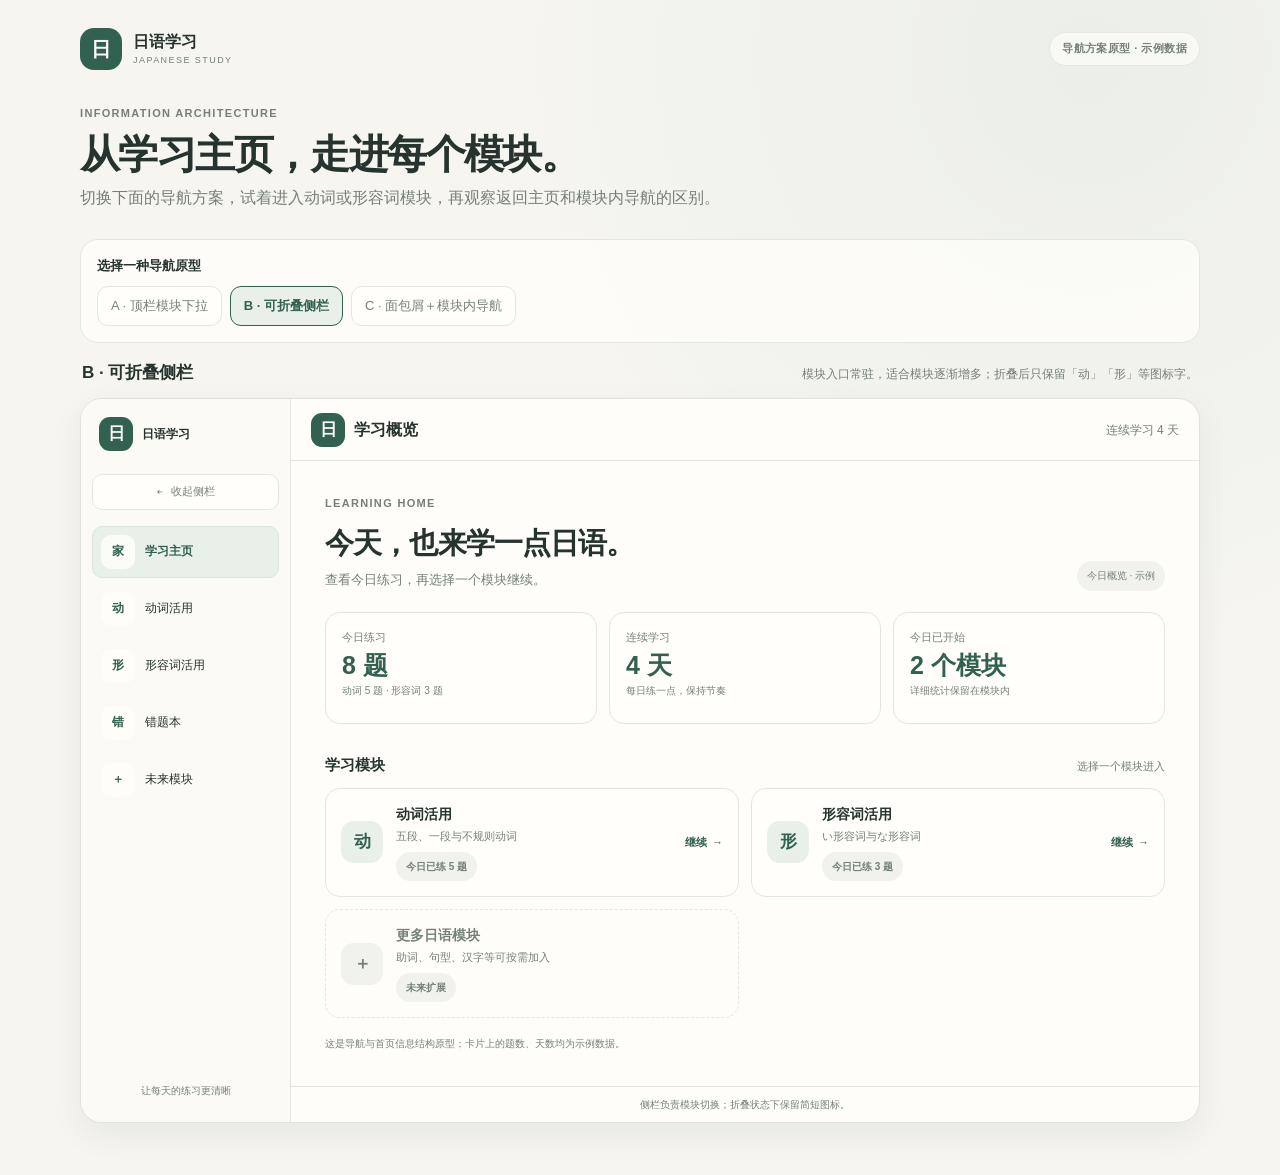
<file: docs/navigation-prototypes.html>
<!doctype html>
<html lang="zh-CN">
<head>
  <meta charset="utf-8">
  <meta name="viewport" content="width=device-width, initial-scale=1">
  <title>日语学习 · 导航原型</title>
  <style>
    :root {
      color-scheme: light;
      --paper: #f6f5f0;
      --surface: #fffefa;
      --ink: #26332e;
      --muted: #758078;
      --green: #326151;
      --green-pale: #e8f0e9;
      --orange: #b8784f;
      --line: #e5e7df;
      --shadow: 0 12px 32px rgba(43, 55, 47, 0.07);
    }

    * {
      box-sizing: border-box;
    }

    [hidden] {
      display: none !important;
    }

    body {
      margin: 0;
      background:
        radial-gradient(ellipse at 85% 5%, rgba(215, 228, 213, 0.35), transparent 36rem),
        var(--paper);
      color: var(--ink);
      font-family: "LXGW ZhenKai GB", "Yu Gothic", "Noto Sans JP", "Microsoft YaHei", sans-serif;
      line-height: 1.55;
    }

    button {
      color: inherit;
      font: inherit;
    }

    button:focus-visible,
    a:focus-visible {
      outline: 3px solid rgba(50, 97, 81, 0.38);
      outline-offset: 3px;
    }

    .page {
      width: min(1120px, calc(100% - 36px));
      margin: 0 auto;
      padding: 28px 0 52px;
    }

    .page-header,
    .brand,
    .choice-list,
    .demo-header,
    .brand-link,
    .header-tools,
    .breadcrumb,
    .module-card-top,
    .module-action,
    .sidebar-toggle,
    .sidebar-link {
      display: flex;
      align-items: center;
    }

    .page-header {
      justify-content: space-between;
      gap: 18px;
      margin-bottom: 35px;
    }

    .brand {
      gap: 11px;
      text-decoration: none;
      color: inherit;
    }

    .brand-mark {
      display: grid;
      width: 42px;
      height: 42px;
      place-items: center;
      border-radius: 14px;
      background: var(--green);
      color: white;
      font-size: 20px;
      font-weight: 700;
    }

    .brand strong,
    .brand small {
      display: block;
    }

    .brand small {
      color: var(--muted);
      font-size: 9px;
      letter-spacing: 0.16em;
    }

    .prototype-label,
    .eyebrow,
    .module-status {
      color: var(--muted);
      font-size: 11px;
      font-weight: 700;
      letter-spacing: 0.12em;
      text-transform: uppercase;
    }

    .prototype-label {
      padding: 7px 12px;
      border: 1px solid var(--line);
      border-radius: 999px;
      background: rgba(255, 254, 250, 0.7);
      letter-spacing: 0.04em;
      text-transform: none;
    }

    .intro {
      max-width: 680px;
      margin-bottom: 28px;
    }

    .eyebrow {
      margin: 0 0 8px;
    }

    h1,
    h2,
    h3,
    p {
      margin-top: 0;
    }

    .intro h1 {
      margin-bottom: 8px;
      font-size: clamp(28px, 4vw, 40px);
      letter-spacing: -0.04em;
      line-height: 1.2;
    }

    .intro > p:last-child {
      margin-bottom: 0;
      color: var(--muted);
    }

    .chooser {
      margin-bottom: 16px;
      padding: 16px;
      border: 1px solid var(--line);
      border-radius: 18px;
      background: rgba(255, 254, 250, 0.78);
    }

    .chooser-heading {
      margin: 0 0 10px;
      font-size: 13px;
      font-weight: 700;
    }

    .choice-list {
      flex-wrap: wrap;
      gap: 8px;
    }

    .choice-button,
    .soft-button,
    .primary-button,
    .module-menu-button,
    .sidebar-toggle,
    .sidebar-link,
    .module-card,
    .module-tab,
    .breadcrumb button {
      border: 1px solid var(--line);
      background: var(--surface);
      cursor: pointer;
      transition: background-color 140ms ease, border-color 140ms ease, transform 140ms ease;
    }

    .choice-button {
      padding: 9px 13px;
      border-radius: 11px;
      color: var(--muted);
      font-size: 13px;
    }

    .choice-button:hover,
    .soft-button:hover,
    .module-menu-button:hover,
    .sidebar-link:hover,
    .module-tab:hover,
    .breadcrumb button:hover {
      border-color: #c8d5c9;
      background: #f5f8f3;
    }

    .choice-button[aria-pressed="true"] {
      border-color: var(--green);
      background: var(--green-pale);
      color: var(--green);
      font-weight: 700;
    }

    .prototype-panel {
      display: none;
    }

    .prototype-panel.is-active {
      display: block;
    }

    .prototype-description {
      display: flex;
      justify-content: space-between;
      align-items: baseline;
      gap: 20px;
      margin: 17px 2px 12px;
    }

    .prototype-description h2 {
      margin: 0;
      font-size: 17px;
    }

    .prototype-description p {
      max-width: 610px;
      margin: 0;
      color: var(--muted);
      font-size: 12px;
      text-align: right;
    }

    .demo-shell {
      position: relative;
      overflow: hidden;
      min-height: 550px;
      border: 1px solid #e0e2d9;
      border-radius: 22px;
      background: rgba(255, 254, 250, 0.92);
      box-shadow: var(--shadow);
    }

    .demo-header {
      position: relative;
      min-height: 68px;
      justify-content: space-between;
      gap: 20px;
      padding: 12px 20px;
      border-bottom: 1px solid var(--line);
      background: rgba(255, 254, 250, 0.94);
    }

    .brand-link {
      gap: 9px;
      padding: 0;
      border: 0;
      background: transparent;
      color: inherit;
      cursor: pointer;
      font-weight: 700;
      text-align: left;
    }

    .brand-link .brand-mark {
      width: 34px;
      height: 34px;
      border-radius: 11px;
      font-size: 17px;
    }

    .header-tools {
      gap: 10px;
      color: var(--muted);
      font-size: 12px;
    }

    .module-menu-wrap {
      position: relative;
    }

    .module-menu-button {
      gap: 9px;
      padding: 9px 12px;
      border-radius: 11px;
      font-size: 12px;
      font-weight: 700;
    }

    .menu-chevron {
      color: var(--muted);
      font-size: 10px;
    }

    .module-menu {
      position: absolute;
      z-index: 5;
      top: calc(100% + 8px);
      left: 0;
      width: 220px;
      padding: 7px;
      border: 1px solid var(--line);
      border-radius: 14px;
      background: var(--surface);
      box-shadow: var(--shadow);
    }

    .module-menu button {
      display: flex;
      width: 100%;
      align-items: center;
      gap: 10px;
      padding: 10px;
      border: 0;
      border-radius: 9px;
      background: transparent;
      cursor: pointer;
      text-align: left;
    }

    .module-menu button:hover {
      background: var(--green-pale);
    }

    .module-menu .menu-divider {
      height: 1px;
      margin: 5px 8px;
      background: var(--line);
    }

    .menu-symbol,
    .module-symbol {
      display: grid;
      width: 34px;
      height: 34px;
      flex: 0 0 auto;
      place-items: center;
      border-radius: 11px;
      background: var(--green-pale);
      color: var(--green);
      font-weight: 700;
    }

    .menu-copy strong,
    .menu-copy small {
      display: block;
    }

    .menu-copy strong {
      font-size: 12px;
    }

    .menu-copy small {
      color: var(--muted);
      font-size: 10px;
    }

    .demo-main {
      padding: clamp(18px, 4vw, 34px);
    }

    .dashboard-heading {
      display: flex;
      justify-content: space-between;
      align-items: end;
      gap: 18px;
      margin-bottom: 21px;
    }

    .dashboard-heading h2,
    .module-heading h2 {
      margin-bottom: 5px;
      font-size: clamp(22px, 3vw, 29px);
      letter-spacing: -0.03em;
    }

    .dashboard-heading p:last-child,
    .module-heading p:last-child {
      margin-bottom: 0;
      color: var(--muted);
      font-size: 13px;
    }

    .date-pill,
    .module-status {
      padding: 7px 10px;
      border-radius: 999px;
      background: #f0f2eb;
      color: var(--muted);
      font-size: 10px;
      letter-spacing: 0;
      text-transform: none;
      white-space: nowrap;
    }

    .summary-grid {
      display: grid;
      grid-template-columns: repeat(3, minmax(0, 1fr));
      gap: 12px;
      margin-bottom: 29px;
    }

    .summary-card,
    .module-card,
    .module-preview-card {
      border: 1px solid var(--line);
      border-radius: 15px;
      background: var(--surface);
    }

    .summary-card {
      min-height: 112px;
      padding: 16px;
    }

    .summary-card span,
    .summary-card strong,
    .summary-card small {
      display: block;
    }

    .summary-card span {
      color: var(--muted);
      font-size: 11px;
    }

    .summary-card strong {
      margin: 4px 0 3px;
      color: var(--green);
      font-size: 25px;
      line-height: 1.2;
    }

    .summary-card small {
      color: var(--muted);
      font-size: 10px;
    }

    .section-line {
      display: flex;
      justify-content: space-between;
      align-items: baseline;
      gap: 12px;
      margin-bottom: 12px;
    }

    .section-line h3 {
      margin: 0;
      font-size: 15px;
    }

    .section-line span {
      color: var(--muted);
      font-size: 11px;
    }

    .module-grid {
      display: grid;
      grid-template-columns: repeat(2, minmax(0, 1fr));
      gap: 12px;
    }

    .module-card {
      display: flex;
      min-height: 105px;
      align-items: center;
      gap: 13px;
      padding: 15px;
      text-align: left;
    }

    .module-card:hover {
      transform: translateY(-2px);
      border-color: #c8d5c9;
      box-shadow: 0 8px 20px rgba(43, 55, 47, 0.06);
    }

    .module-card .module-symbol {
      width: 42px;
      height: 42px;
      border-radius: 13px;
      font-size: 17px;
    }

    .module-copy {
      min-width: 0;
      flex: 1;
    }

    .module-copy strong,
    .module-copy small,
    .module-copy .module-status {
      display: block;
    }

    .module-copy strong {
      margin-bottom: 2px;
      font-size: 14px;
    }

    .module-copy small {
      color: var(--muted);
      font-size: 11px;
    }

    .module-copy .module-status {
      width: fit-content;
      margin-top: 7px;
    }

    .module-action {
      gap: 5px;
      color: var(--green);
      font-size: 11px;
      font-weight: 700;
      white-space: nowrap;
    }

    .future-card {
      border-style: dashed;
      background: rgba(255, 254, 250, 0.5);
      color: var(--muted);
      cursor: default;
    }

    .future-card:hover {
      transform: none;
      border-color: var(--line);
      box-shadow: none;
    }

    .future-card .module-symbol {
      background: #f0f2eb;
      color: var(--muted);
    }

    .prototype-note {
      margin: 18px 0 0;
      color: var(--muted);
      font-size: 10px;
    }

    .layout-sidebar {
      display: grid;
      min-height: 550px;
      grid-template-columns: 210px minmax(0, 1fr);
      transition: grid-template-columns 180ms ease;
    }

    .layout-sidebar.is-collapsed {
      grid-template-columns: 72px minmax(0, 1fr);
    }

    .demo-sidebar {
      display: flex;
      flex-direction: column;
      gap: 16px;
      padding: 16px 11px;
      border-right: 1px solid var(--line);
      background: #fbfaf5;
    }

    .sidebar-brand {
      display: flex;
      align-items: center;
      gap: 9px;
      padding: 2px 7px 7px;
      font-size: 12px;
      font-weight: 700;
    }

    .sidebar-brand .brand-mark {
      width: 34px;
      height: 34px;
      border-radius: 11px;
      font-size: 17px;
    }

    .sidebar-toggle {
      width: 100%;
      justify-content: center;
      gap: 8px;
      padding: 8px;
      border-radius: 10px;
      color: var(--muted);
      font-size: 11px;
    }

    .sidebar-nav {
      display: grid;
      gap: 5px;
    }

    .sidebar-link {
      width: 100%;
      gap: 10px;
      padding: 8px;
      border-color: transparent;
      border-radius: 10px;
      background: transparent;
      font-size: 12px;
      text-align: left;
    }

    .sidebar-link[aria-current="page"] {
      border-color: #dce6dc;
      background: var(--green-pale);
      color: var(--green);
      font-weight: 700;
    }

    .sidebar-symbol {
      display: grid;
      width: 34px;
      height: 34px;
      flex: 0 0 auto;
      place-items: center;
      border-radius: 10px;
      background: rgba(255, 254, 250, 0.85);
      color: var(--green);
      font-weight: 700;
    }

    .sidebar-label {
      overflow: hidden;
      white-space: nowrap;
    }

    .sidebar-bottom {
      margin-top: auto;
      padding: 8px;
      color: var(--muted);
      font-size: 10px;
      text-align: center;
    }

    .layout-sidebar.is-collapsed .sidebar-brand-copy,
    .layout-sidebar.is-collapsed .sidebar-label,
    .layout-sidebar.is-collapsed .sidebar-bottom,
    .layout-sidebar.is-collapsed .sidebar-toggle-label {
      display: none;
    }

    .layout-sidebar.is-collapsed .sidebar-brand,
    .layout-sidebar.is-collapsed .sidebar-link {
      justify-content: center;
    }

    .header-start {
      display: flex;
      align-items: center;
      gap: 10px;
    }

    .mobile-menu-button {
      display: none;
      align-items: center;
      gap: 7px;
      padding: 8px 10px;
      border: 1px solid var(--line);
      border-radius: 10px;
      background: var(--surface);
      color: var(--green);
      cursor: pointer;
      font-size: 11px;
      font-weight: 700;
    }

    .drawer-backdrop {
      display: none;
    }

    .sidebar-main {
      min-width: 0;
    }

    .sidebar-main > .demo-header {
      min-height: 62px;
      border: 0;
      border-bottom: 1px solid var(--line);
      background: transparent;
    }

    .layout-breadcrumb .demo-header {
      justify-content: flex-start;
    }

    .layout-breadcrumb .demo-header > .soft-button {
      margin-left: auto;
    }

    .breadcrumb {
      flex-wrap: wrap;
      gap: 8px;
      margin-left: 14px;
      color: var(--muted);
      font-size: 12px;
    }

    .breadcrumb button {
      padding: 5px 8px;
      border-color: transparent;
      border-radius: 8px;
      background: transparent;
      color: var(--green);
      font-weight: 700;
    }

    .breadcrumb-current {
      color: var(--ink);
      font-weight: 700;
    }

    .module-screen .breadcrumb {
      margin: 0 0 16px;
    }

    .module-heading {
      display: flex;
      justify-content: space-between;
      align-items: start;
      gap: 16px;
      margin-bottom: 19px;
    }

    .module-heading .module-symbol {
      width: 46px;
      height: 46px;
      border-radius: 14px;
      font-size: 18px;
    }

    .module-heading-main {
      display: flex;
      align-items: center;
      gap: 12px;
    }

    .module-preview-card {
      padding: clamp(18px, 4vw, 26px);
      background: linear-gradient(135deg, #fffefa, #f7f8f2);
    }

    .module-preview-card h3 {
      margin-bottom: 6px;
      font-size: 16px;
    }

    .module-preview-card p {
      max-width: 520px;
      margin-bottom: 15px;
      color: var(--muted);
      font-size: 12px;
    }

    .module-tabs {
      display: flex;
      flex-wrap: wrap;
      gap: 7px;
      margin-bottom: 14px;
      padding-bottom: 11px;
      border-bottom: 1px solid var(--line);
    }

    .module-tab {
      padding: 7px 12px;
      border-radius: 10px;
      color: var(--muted);
      font-size: 11px;
    }

    .module-tab[aria-selected="true"] {
      border-color: transparent;
      background: var(--green-pale);
      color: var(--green);
      font-weight: 700;
    }

    .primary-button,
    .soft-button {
      padding: 9px 13px;
      border-radius: 10px;
      font-size: 11px;
      font-weight: 700;
    }

    .primary-button {
      border-color: var(--green);
      background: var(--green);
      color: white;
    }

    .primary-button:hover {
      transform: translateY(-1px);
      background: #294f42;
    }

    .soft-button {
      color: var(--green);
    }

    .button-row {
      display: flex;
      flex-wrap: wrap;
      gap: 8px;
    }

    .demo-footer {
      padding: 10px 18px;
      border-top: 1px solid var(--line);
      color: var(--muted);
      font-size: 10px;
      text-align: center;
    }

    @media (max-width: 700px) {
      .page {
        width: min(100% - 22px, 1120px);
        padding-top: 16px;
      }

      .page-header {
        margin-bottom: 25px;
      }

      .prototype-label {
        font-size: 10px;
      }

      .prototype-description {
        display: block;
      }

      .prototype-description p {
        margin-top: 5px;
        text-align: left;
      }

      .demo-header {
        padding: 10px 12px;
      }

      .header-tools > span {
        display: none;
      }

      .summary-grid {
        grid-template-columns: 1fr;
        gap: 8px;
      }

      .summary-card {
        min-height: auto;
        padding: 12px 14px;
      }

      .summary-card strong {
        font-size: 21px;
      }

      .module-grid {
        grid-template-columns: 1fr;
      }

      .layout-sidebar,
      .layout-sidebar.is-collapsed {
        display: block;
        min-height: 550px;
      }

      .layout-sidebar .demo-sidebar {
        position: absolute;
        z-index: 7;
        inset: 0 auto 0 0;
        width: min(270px, 82vw);
        transform: translateX(-105%);
        transition: transform 180ms ease;
        box-shadow: none;
      }

      .layout-sidebar .sidebar-toggle {
        display: none;
      }

      .layout-sidebar.is-drawer-open .demo-sidebar {
        transform: translateX(0);
        box-shadow: var(--shadow);
      }

      .layout-sidebar.is-drawer-open .drawer-backdrop {
        display: block;
        position: absolute;
        z-index: 6;
        inset: 0;
        width: 100%;
        border: 0;
        background: rgba(38, 51, 46, 0.25);
        cursor: pointer;
      }

      .layout-sidebar .mobile-menu-button {
        display: flex;
      }

      .demo-sidebar {
        padding: 12px 11px;
      }

      .sidebar-main > .demo-header {
        padding-left: 13px;
      }

      .sidebar-main .brand-link span:last-child {
        display: inline;
      }

      .dashboard-heading {
        align-items: start;
      }

      .date-pill {
        display: none;
      }
    }

    @media (prefers-reduced-motion: reduce) {
      *,
      *::before,
      *::after {
        scroll-behavior: auto !important;
        transition-duration: 0.01ms !important;
        animation-duration: 0.01ms !important;
      }
    }
  </style>
</head>
<body>
  <div class="page">
    <header class="page-header">
      <a class="brand" href="#prototype">
        <span class="brand-mark" aria-hidden="true">日</span>
        <span>
          <strong>日语学习</strong>
          <small>JAPANESE STUDY</small>
        </span>
      </a>
      <span class="prototype-label">导航方案原型 · 示例数据</span>
    </header>

    <main>
      <section class="intro">
        <p class="eyebrow">INFORMATION ARCHITECTURE</p>
        <h1>从学习主页，走进每个模块。</h1>
        <p>切换下面的导航方案，试着进入动词或形容词模块，再观察返回主页和模块内导航的区别。</p>
      </section>

      <section class="chooser" aria-labelledby="chooser-title">
        <h2 class="chooser-heading" id="chooser-title">选择一种导航原型</h2>
        <div class="choice-list" role="tablist" aria-label="导航原型">
          <button class="choice-button" type="button" role="tab" aria-selected="false" aria-pressed="false" data-prototype-choice="dropdown">A · 顶栏模块下拉</button>
          <button class="choice-button" type="button" role="tab" aria-selected="true" aria-pressed="true" data-prototype-choice="sidebar">B · 可折叠侧栏</button>
          <button class="choice-button" type="button" role="tab" aria-selected="false" aria-pressed="false" data-prototype-choice="breadcrumb">C · 面包屑＋模块内导航</button>
        </div>
      </section>

      <section class="prototype-panel" role="tabpanel" data-prototype="dropdown" aria-label="顶栏模块下拉方案" hidden>
        <div class="prototype-description">
          <h2>A · 顶栏模块下拉</h2>
          <p>占用空间少；进入模块后仍可从顶栏切换其他模块。</p>
        </div>
        <div class="demo-shell">
          <header class="demo-header">
            <button class="brand-link" type="button" data-action="go-home">
              <span class="brand-mark" aria-hidden="true">日</span>
              <span>日语学习</span>
            </button>
            <div class="header-tools">
              <div class="module-menu-wrap">
                <button class="module-menu-button" type="button" aria-expanded="false" data-action="toggle-menu">
                  <span>学习模块</span><span class="menu-chevron" aria-hidden="true">▼</span>
                </button>
                <div class="module-menu" hidden>
                  <button type="button" data-action="go-home">
                    <span class="menu-symbol" aria-hidden="true">家</span>
                    <span class="menu-copy"><strong>学习主页</strong><small>今日学习概览</small></span>
                  </button>
                  <button type="button" data-action="open-module" data-module="verb">
                    <span class="menu-symbol" aria-hidden="true">动</span>
                    <span class="menu-copy"><strong>动词活用</strong><small>练习与活用速查</small></span>
                  </button>
                  <button type="button" data-action="open-module" data-module="adjective">
                    <span class="menu-symbol" aria-hidden="true">形</span>
                    <span class="menu-copy"><strong>形容词活用</strong><small>い形容词与な形容词</small></span>
                  </button>
                  <div class="menu-divider" aria-hidden="true"></div>
                  <button type="button" data-action="open-mistakes">
                    <span class="menu-symbol" aria-hidden="true">错</span>
                    <span class="menu-copy"><strong>错题本</strong><small>按模块复习错题</small></span>
                  </button>
                </div>
              </div>
              <span>今日练习 · 8 题</span>
            </div>
          </header>
          <main class="demo-main" data-stage></main>
          <footer class="demo-footer">顶部菜单负责切换模块，学习主页负责概览与快捷入口。</footer>
        </div>
      </section>

      <section class="prototype-panel is-active" role="tabpanel" data-prototype="sidebar" aria-label="可折叠侧栏方案">
        <div class="prototype-description">
          <h2>B · 可折叠侧栏</h2>
          <p>模块入口常驻，适合模块逐渐增多；折叠后只保留「动」「形」等图标字。</p>
        </div>
        <div class="demo-shell layout-sidebar" data-sidebar-shell>
          <aside class="demo-sidebar" aria-label="学习模块导航">
            <div class="sidebar-brand">
              <span class="brand-mark" aria-hidden="true">日</span>
              <span class="sidebar-brand-copy">日语学习</span>
            </div>
            <button class="sidebar-toggle" type="button" aria-label="折叠侧栏" aria-pressed="false" data-action="toggle-sidebar">
              <span aria-hidden="true">⇤</span><span class="sidebar-toggle-label">收起侧栏</span>
            </button>
            <nav class="sidebar-nav" aria-label="模块">
              <button class="sidebar-link" type="button" aria-current="page" title="学习主页" data-action="go-home">
                <span class="sidebar-symbol" aria-hidden="true">家</span><span class="sidebar-label">学习主页</span>
              </button>
              <button class="sidebar-link" type="button" title="动词活用" data-action="open-module" data-module="verb">
                <span class="sidebar-symbol" aria-hidden="true">动</span><span class="sidebar-label">动词活用</span>
              </button>
              <button class="sidebar-link" type="button" title="形容词活用" data-action="open-module" data-module="adjective">
                <span class="sidebar-symbol" aria-hidden="true">形</span><span class="sidebar-label">形容词活用</span>
              </button>
              <button class="sidebar-link" type="button" title="错题本" data-action="open-mistakes">
                <span class="sidebar-symbol" aria-hidden="true">错</span><span class="sidebar-label">错题本</span>
              </button>
              <button class="sidebar-link" type="button" title="未来日语模块">
                <span class="sidebar-symbol" aria-hidden="true">＋</span><span class="sidebar-label">未来模块</span>
              </button>
            </nav>
            <div class="sidebar-bottom">让每天的练习更清晰</div>
          </aside>
          <div class="sidebar-main">
            <header class="demo-header">
              <div class="header-start">
                <button class="mobile-menu-button" type="button" aria-label="打开模块导航" aria-expanded="false" data-action="toggle-mobile-drawer">
                  <span aria-hidden="true">☰</span><span>导航</span>
                </button>
                <button class="brand-link" type="button" data-action="go-home">
                  <span class="brand-mark" aria-hidden="true">日</span><span>学习概览</span>
                </button>
              </div>
              <div class="header-tools"><span>连续学习 4 天</span></div>
            </header>
            <main class="demo-main" data-stage></main>
            <footer class="demo-footer">侧栏负责模块切换；折叠状态下保留简短图标。</footer>
          </div>
          <button class="drawer-backdrop" type="button" aria-label="关闭模块导航" data-action="close-mobile-drawer" hidden></button>
        </div>
      </section>

      <section class="prototype-panel" role="tabpanel" data-prototype="breadcrumb" aria-label="面包屑和模块内导航方案" hidden>
        <div class="prototype-description">
          <h2>C · 面包屑＋模块内导航</h2>
          <p>层级关系最清楚；模块内功能由本模块导航承载，跨模块时先回主页。</p>
        </div>
        <div class="demo-shell layout-breadcrumb">
          <header class="demo-header">
            <button class="brand-link" type="button" data-action="go-home">
              <span class="brand-mark" aria-hidden="true">日</span>
              <span>日语学习</span>
            </button>
            <nav class="breadcrumb" aria-label="当前位置">
              <button type="button" data-action="go-home">学习主页</button>
              <span aria-hidden="true">/</span>
              <span class="breadcrumb-current" data-breadcrumb-current>今日概览</span>
            </nav>
            <button class="soft-button" type="button" data-action="open-mistakes">错题本</button>
          </header>
          <main class="demo-main" data-stage></main>
          <footer class="demo-footer">面包屑说明「我在哪里」；模块内导航只展示当前模块的功能。</footer>
        </div>
      </section>
    </main>
  </div>

  <template id="home-template">
    <section class="home-screen">
      <div class="dashboard-heading">
        <div>
          <p class="eyebrow">LEARNING HOME</p>
          <h2>今天，也来学一点日语。</h2>
          <p>查看今日练习，再选择一个模块继续。</p>
        </div>
        <span class="date-pill">今日概览 · 示例</span>
      </div>
      <div class="summary-grid" aria-label="学习概览">
        <article class="summary-card">
          <span>今日练习</span>
          <strong>8 题</strong>
          <small>动词 5 题 · 形容词 3 题</small>
        </article>
        <article class="summary-card">
          <span>连续学习</span>
          <strong>4 天</strong>
          <small>每日练一点，保持节奏</small>
        </article>
        <article class="summary-card">
          <span>今日已开始</span>
          <strong>2 个模块</strong>
          <small>详细统计保留在模块内</small>
        </article>
      </div>
      <div class="section-line">
        <h3>学习模块</h3>
        <span>选择一个模块进入</span>
      </div>
      <div class="module-grid">
        <button class="module-card" type="button" data-action="open-module" data-module="verb">
          <span class="module-symbol" aria-hidden="true">动</span>
          <span class="module-copy">
            <strong>动词活用</strong>
            <small>五段、一段与不规则动词</small>
            <span class="module-status">今日已练 5 题</span>
          </span>
          <span class="module-action">继续 <span aria-hidden="true">→</span></span>
        </button>
        <button class="module-card" type="button" data-action="open-module" data-module="adjective">
          <span class="module-symbol" aria-hidden="true">形</span>
          <span class="module-copy">
            <strong>形容词活用</strong>
            <small>い形容词与な形容词</small>
            <span class="module-status">今日已练 3 题</span>
          </span>
          <span class="module-action">继续 <span aria-hidden="true">→</span></span>
        </button>
        <div class="module-card future-card" aria-label="未来可扩展日语模块">
          <span class="module-symbol" aria-hidden="true">＋</span>
          <span class="module-copy">
            <strong>更多日语模块</strong>
            <small>助词、句型、汉字等可按需加入</small>
            <span class="module-status">未来扩展</span>
          </span>
        </div>
      </div>
      <p class="prototype-note">这是导航与首页信息结构原型；卡片上的题数、天数均为示例数据。</p>
    </section>
  </template>

  <template id="mistakes-template">
    <section class="home-screen">
      <div class="dashboard-heading">
        <div>
          <p class="eyebrow">SHARED REVIEW</p>
          <h2>错题本</h2>
          <p>集中查看错题，按所属模块分别开始复习。</p>
        </div>
        <span class="date-pill">共享复习入口</span>
      </div>
      <div class="module-grid">
        <button class="module-card" type="button" data-action="open-module" data-module="verb" data-tab="mistakes">
          <span class="module-symbol" aria-hidden="true">动</span>
          <span class="module-copy">
            <strong>动词错题</strong>
            <small>返回动词模块继续复习</small>
            <span class="module-status">错题记录按模块归类</span>
          </span>
          <span class="module-action">查看 <span aria-hidden="true">→</span></span>
        </button>
        <button class="module-card" type="button" data-action="open-module" data-module="adjective" data-tab="mistakes">
          <span class="module-symbol" aria-hidden="true">形</span>
          <span class="module-copy">
            <strong>形容词错题</strong>
            <small>返回形容词模块继续复习</small>
            <span class="module-status">共用复习节奏</span>
          </span>
          <span class="module-action">查看 <span aria-hidden="true">→</span></span>
        </button>
      </div>
      <p class="prototype-note">这里示意一个全局入口；真实题目、筛选和复习进度仍归各模块数据所有。</p>
    </section>
  </template>

  <template id="module-template">
    <section class="module-screen">
      <div class="module-heading">
        <div class="module-heading-main">
          <span class="module-symbol" data-module-symbol aria-hidden="true"></span>
          <div>
            <p class="eyebrow" data-module-eyebrow></p>
            <h2 data-module-name-heading></h2>
            <p data-module-description></p>
          </div>
        </div>
        <span class="date-pill">今日已练 <span data-module-count></span> 题</span>
      </div>
      <nav class="module-tabs" aria-label="模块功能">
        <button class="module-tab" type="button" role="tab" aria-selected="true" data-action="module-tab" data-tab="practice">练习</button>
        <button class="module-tab" type="button" role="tab" aria-selected="false" data-action="module-tab" data-tab="reference">速查</button>
        <button class="module-tab" type="button" role="tab" aria-selected="false" data-action="module-tab" data-tab="mistakes">错题复习</button>
      </nav>
      <div class="module-preview-card" data-module-panel></div>
    </section>
  </template>

  <script>
    (function () {
      "use strict";

      const moduleInfo = {
        verb: {
          name: "动词活用",
          symbol: "动",
          eyebrow: "VERB PRACTICE",
          description: "把动词规则、练习和速查收在一个独立模块中。",
          count: "5"
        },
        adjective: {
          name: "形容词活用",
          symbol: "形",
          eyebrow: "ADJECTIVE PRACTICE",
          description: "保留独立题库与学习状态，同时沿用统一的页面语言。",
          count: "3"
        }
      };

      const tabContent = {
        practice: {
          title: "继续今日练习",
          copy: "从本模块的题目池开始练习；判题、提示与统计由模块自己的规则负责。",
          button: "开始练习"
        },
        reference: {
          title: "查看学习资料",
          copy: "在不离开模块的情况下查阅规则；可从资料页直接回到对应练习。",
          button: "打开速查"
        },
        mistakes: {
          title: "复习本模块错题",
          copy: "错题记录按模块分类，复习规则和全局打卡由共享学习服务维护。",
          button: "开始复习"
        }
      };

      const homeTemplate = document.getElementById("home-template");
      const mistakesTemplate = document.getElementById("mistakes-template");
      const moduleTemplate = document.getElementById("module-template");
      const designButtons = Array.from(document.querySelectorAll("[data-prototype-choice]"));
      const panels = Array.from(document.querySelectorAll("[data-prototype]"));

      function setBreadcrumb(panel, moduleName) {
        const current = panel.querySelector("[data-breadcrumb-current]");
        if (current) {
          current.textContent = moduleName || "今日概览";
        }
      }

      function renderHome(panel) {
        const stage = panel.querySelector("[data-stage]");
        stage.replaceChildren(homeTemplate.content.cloneNode(true));
        panel.dataset.currentModule = "";
        setBreadcrumb(panel, "");
        panel.querySelectorAll(".sidebar-link").forEach(function (link) {
          link.removeAttribute("aria-current");
        });
        const homeLink = panel.querySelector('.sidebar-link[data-action="go-home"]');
        if (homeLink) {
          homeLink.setAttribute("aria-current", "page");
        }
      }

      function renderMistakes(panel) {
        const stage = panel.querySelector("[data-stage]");
        stage.replaceChildren(mistakesTemplate.content.cloneNode(true));
        panel.dataset.currentModule = "mistakes";
        setBreadcrumb(panel, "错题本");
        panel.querySelectorAll(".sidebar-link").forEach(function (link) {
          if (link.dataset.action === "open-mistakes") {
            link.setAttribute("aria-current", "page");
          } else {
            link.removeAttribute("aria-current");
          }
        });
      }

      function renderModule(panel, moduleId, tabId) {
        const info = moduleInfo[moduleId];
        if (!info) {
          return;
        }

        const stage = panel.querySelector("[data-stage]");
        stage.replaceChildren(moduleTemplate.content.cloneNode(true));
        panel.dataset.currentModule = moduleId;
        setBreadcrumb(panel, info.name);

        const screen = stage.querySelector(".module-screen");
        screen.querySelector("[data-module-name-heading]").textContent = info.name;
        screen.querySelector("[data-module-symbol]").textContent = info.symbol;
        screen.querySelector("[data-module-eyebrow]").textContent = info.eyebrow;
        screen.querySelector("[data-module-description]").textContent = info.description;
        screen.querySelector("[data-module-count]").textContent = info.count;
        renderModuleTab(screen, tabId || "practice");

        panel.querySelectorAll(".sidebar-link").forEach(function (link) {
          if (link.dataset.module === moduleId) {
            link.setAttribute("aria-current", "page");
          } else {
            link.removeAttribute("aria-current");
          }
        });
        const homeLink = panel.querySelector('.sidebar-link[data-action="go-home"]');
        if (homeLink) {
          homeLink.removeAttribute("aria-current");
        }
        const mistakesLink = panel.querySelector('.sidebar-link[data-action="open-mistakes"]');
        if (mistakesLink) {
          mistakesLink.removeAttribute("aria-current");
        }
      }

      function closeMobileDrawer(panel) {
        const shell = panel.querySelector("[data-sidebar-shell]");
        if (!shell) {
          return;
        }
        shell.classList.remove("is-drawer-open");
        const button = shell.querySelector("[data-action='toggle-mobile-drawer']");
        const backdrop = shell.querySelector(".drawer-backdrop");
        if (button) {
          button.setAttribute("aria-expanded", "false");
        }
        if (backdrop) {
          backdrop.hidden = true;
        }
      }

      function renderModuleTab(screen, tabId) {
        const content = tabContent[tabId];
        if (!content) {
          return;
        }
        screen.querySelectorAll("[data-action='module-tab']").forEach(function (tab) {
          tab.setAttribute("aria-selected", String(tab.dataset.tab === tabId));
        });
        const panel = screen.querySelector("[data-module-panel]");
        panel.replaceChildren();
        const heading = document.createElement("h3");
        heading.textContent = content.title;
        const paragraph = document.createElement("p");
        paragraph.textContent = content.copy;
        const actions = document.createElement("div");
        actions.className = "button-row";
        const primary = document.createElement("button");
        primary.className = "primary-button";
        primary.type = "button";
        primary.textContent = content.button;
        primary.addEventListener("click", function () {
          primary.textContent = "原型预览";
          paragraph.textContent = "此处展示模块内页面的入口位置，原型不执行真实练习。";
        }, { once: true });
        actions.append(primary);
        if (tabId !== "practice") {
          const back = document.createElement("button");
          back.className = "soft-button";
          back.type = "button";
          back.textContent = "返回主页";
          back.dataset.action = "go-home";
          actions.append(back);
        }
        panel.append(heading, paragraph, actions);
      }

      function choosePrototype(prototypeId) {
        designButtons.forEach(function (button) {
          const selected = button.dataset.prototypeChoice === prototypeId;
          button.setAttribute("aria-pressed", String(selected));
          button.setAttribute("aria-selected", String(selected));
        });
        panels.forEach(function (panel) {
          const selected = panel.dataset.prototype === prototypeId;
          panel.classList.toggle("is-active", selected);
          panel.hidden = !selected;
        });
      }

      panels.forEach(renderHome);

      document.addEventListener("click", function (event) {
        const choice = event.target.closest("[data-prototype-choice]");
        if (choice) {
          choosePrototype(choice.dataset.prototypeChoice);
          return;
        }

        const action = event.target.closest("[data-action]");
        if (!action) {
          return;
        }
        const panel = action.closest("[data-prototype]");
        if (!panel) {
          return;
        }

        if (action.dataset.action === "go-home") {
          renderHome(panel);
          closeMobileDrawer(panel);
          const menu = panel.querySelector(".module-menu");
          if (menu) {
            menu.hidden = true;
          }
          const menuButton = panel.querySelector("[data-action='toggle-menu']");
          if (menuButton) {
            menuButton.setAttribute("aria-expanded", "false");
          }
        } else if (action.dataset.action === "open-module") {
          renderModule(panel, action.dataset.module, action.dataset.tab);
          closeMobileDrawer(panel);
          const menu = panel.querySelector(".module-menu");
          if (menu) {
            menu.hidden = true;
          }
          const menuButton = panel.querySelector("[data-action='toggle-menu']");
          if (menuButton) {
            menuButton.setAttribute("aria-expanded", "false");
          }
        } else if (action.dataset.action === "open-mistakes") {
          renderMistakes(panel);
          closeMobileDrawer(panel);
          const menu = panel.querySelector(".module-menu");
          if (menu) {
            menu.hidden = true;
          }
          const menuButton = panel.querySelector("[data-action='toggle-menu']");
          if (menuButton) {
            menuButton.setAttribute("aria-expanded", "false");
          }
        } else if (action.dataset.action === "toggle-menu") {
          const menu = panel.querySelector(".module-menu");
          menu.hidden = !menu.hidden;
          action.setAttribute("aria-expanded", String(!menu.hidden));
        } else if (action.dataset.action === "toggle-mobile-drawer") {
          const shell = action.closest("[data-sidebar-shell]");
          const backdrop = shell.querySelector(".drawer-backdrop");
          const open = shell.classList.toggle("is-drawer-open");
          action.setAttribute("aria-expanded", String(open));
          backdrop.hidden = !open;
        } else if (action.dataset.action === "close-mobile-drawer") {
          closeMobileDrawer(panel);
        } else if (action.dataset.action === "toggle-sidebar") {
          const shell = action.closest("[data-sidebar-shell]");
          const collapsed = shell.classList.toggle("is-collapsed");
          action.setAttribute("aria-pressed", String(collapsed));
          action.setAttribute("aria-label", collapsed ? "展开侧栏" : "折叠侧栏");
          const label = action.querySelector(".sidebar-toggle-label");
          if (label) {
            label.textContent = collapsed ? "展开侧栏" : "收起侧栏";
          }
        } else if (action.dataset.action === "module-tab") {
          renderModuleTab(action.closest(".module-screen"), action.dataset.tab);
        }
      });

      designButtons.forEach(function (button) {
        button.addEventListener("keydown", function (event) {
          if (event.key !== "ArrowRight" && event.key !== "ArrowLeft") {
            return;
          }
          event.preventDefault();
          const index = designButtons.indexOf(button);
          const step = event.key === "ArrowRight" ? 1 : -1;
          const next = designButtons[(index + step + designButtons.length) % designButtons.length];
          next.focus();
          choosePrototype(next.dataset.prototypeChoice);
        });
      });
    })();
  </script>
</body>
</html>
</file>
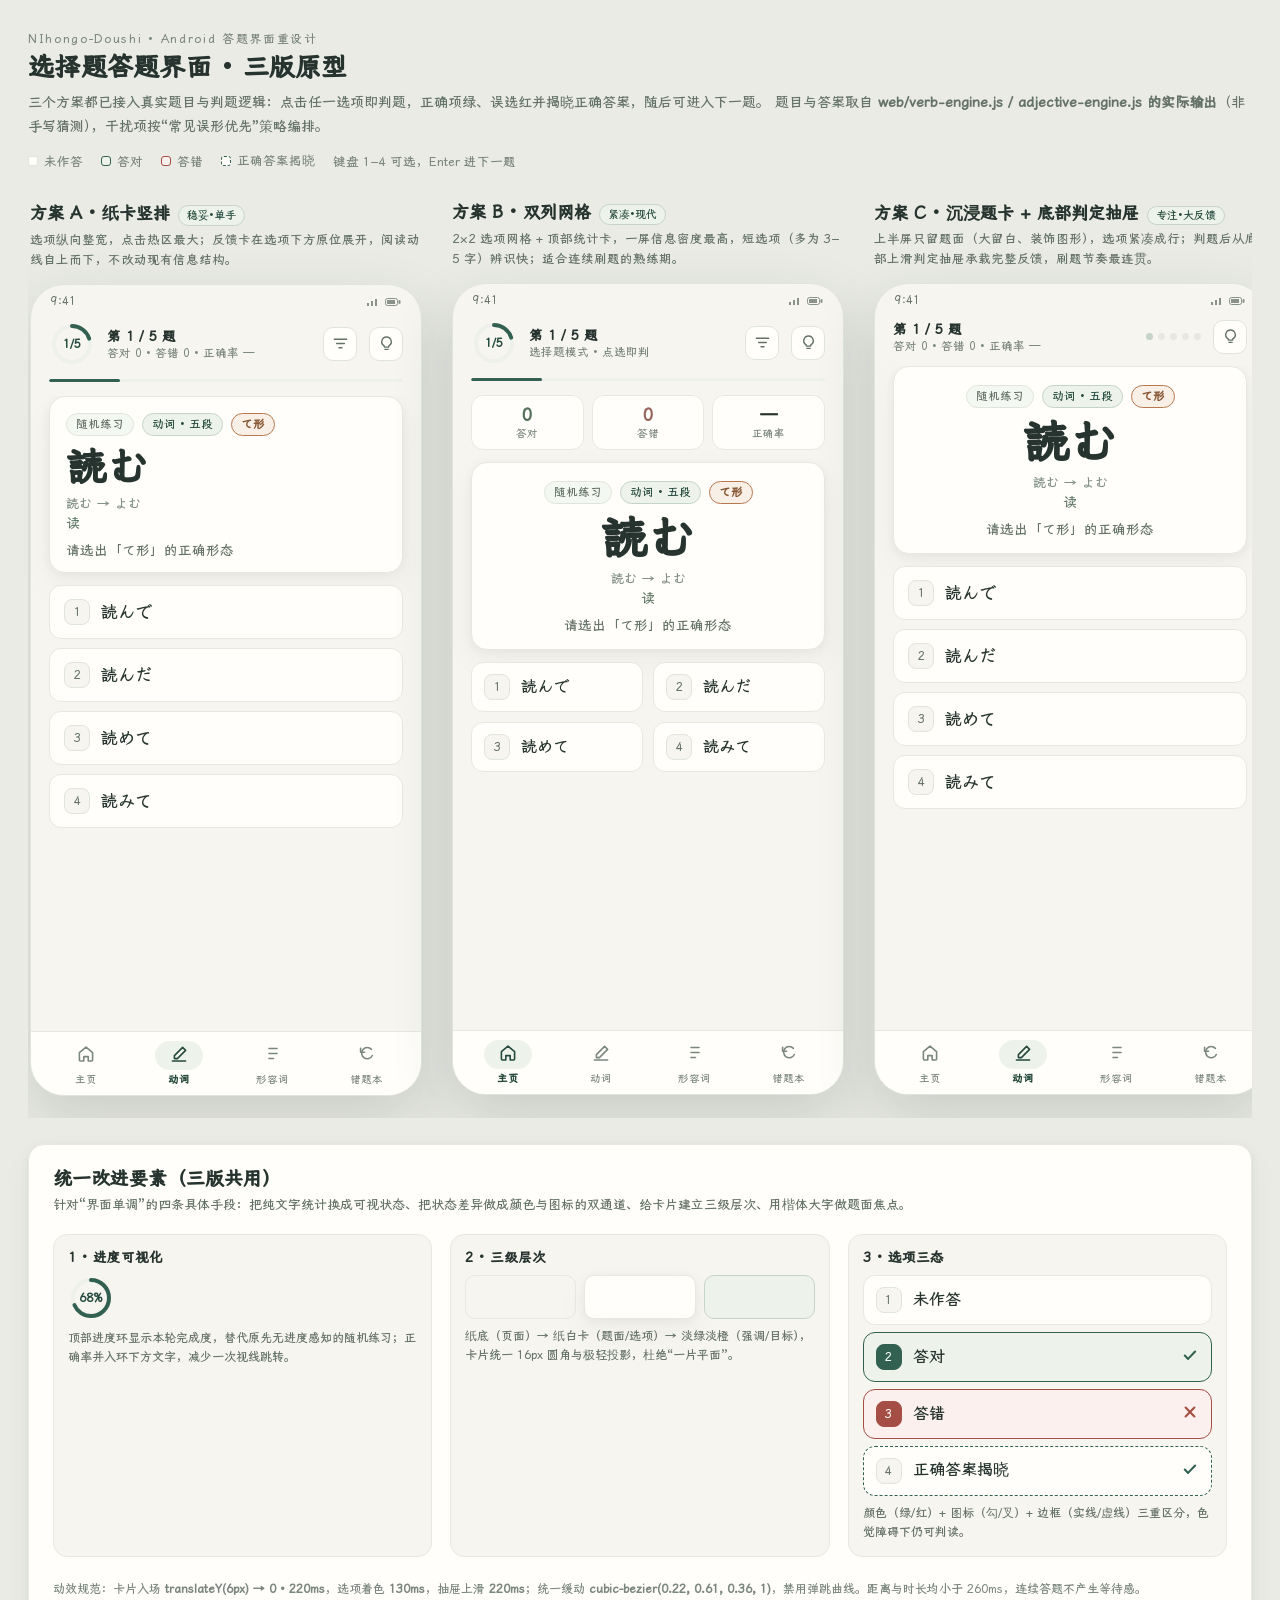
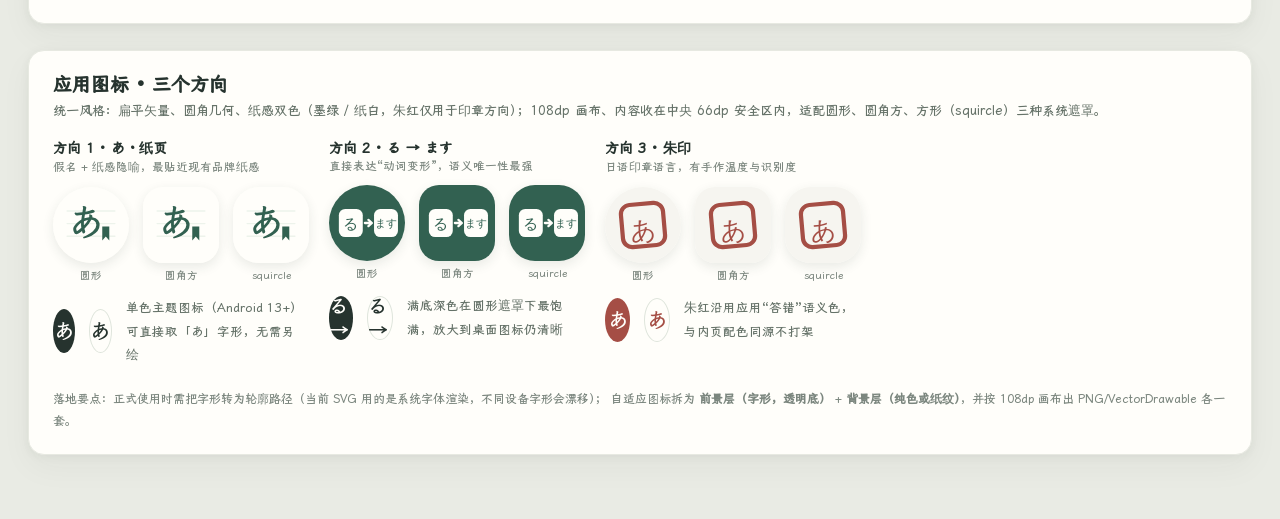
<file: docs/design/answer-choice-prototypes.html>
<!DOCTYPE html>
<html lang="zh-CN">
<head>
<meta charset="utf-8">
<meta name="viewport" content="width=device-width, initial-scale=1">
<title>答题界面重设计原型 · 三版方案对比</title>
<style>
  /* 颜色令牌与 web/styles.css :root 同源；原型不为生产代码，但沿用同一套语义命名 */
  :root {
    --paper: #f6f5f0;
    --surface: #fffefa;
    --ink: #26332e;
    --muted: #7b867e;
    --line: #e7e9e1;
    --line-faint: #eef0eb;
    --line-control: #dfe5dc;
    --line-accent: #c6d4c7;
    --green: #326151;
    --green-dark: #254a3d;
    --green-pale: #edf3eb;
    --bg-pale-green: #f4f8f2;
    --bg-pale-strong: #e9eee7;
    --orange: #b8784f;
    --orange-pale: #f8efe6;
    --orange-deep: #895936;
    --red: #a54e45;
    --red-pale: #fbf0ed;
    --text-strong: #657268;
    --text-green: #657c69;
    --stat-correct: #54705a;
    --stat-incorrect: #98645b;
    --reading: #839087;
    --meaning: #627967;
    --shadow-card: 0 2px 10px rgba(43, 55, 47, 0.05), 0 12px 32px rgba(43, 55, 47, 0.045);
    --shadow-float: 0 10px 28px rgba(43, 55, 47, 0.16);
    --radius-card: 16px;
    --radius-ctrl: 12px;
    --ease: cubic-bezier(0.22, 0.61, 0.36, 1);
  }

  @font-face {
    font-family: "LXGW ZhenKai GB";
    src: url("../../web/font/LXGWZhenKaiGB-Regular.subset.woff2") format("woff2");
    font-display: swap;
  }

  * { box-sizing: border-box; }

  html, body { margin: 0; padding: 0; }

  body {
    background: #e9ebe4;
    color: var(--ink);
    font-family: "LXGW ZhenKai GB", "Yu Gothic", "Hiragino Kaku Gothic ProN", "Noto Sans JP", "Microsoft YaHei", sans-serif;
    -webkit-font-smoothing: antialiased;
  }

  .page { max-width: 1440px; margin: 0 auto; padding: 32px 28px 64px; }

  .page-head { margin-bottom: 6px; }

  .eyebrow {
    font-size: 12px;
    letter-spacing: 0.14em;
    color: var(--muted);
    margin: 0 0 6px;
  }

  h1 { font-size: 26px; margin: 0 0 8px; letter-spacing: 0.01em; }

  .lede { margin: 0; color: var(--text-strong); font-size: 14px; line-height: 1.7; }

  .legend {
    display: flex;
    flex-wrap: wrap;
    gap: 8px 18px;
    margin: 14px 0 26px;
    font-size: 12.5px;
    color: var(--muted);
  }

  .legend span { display: inline-flex; align-items: center; gap: 6px; }

  .dot { width: 10px; height: 10px; border-radius: 3px; display: inline-block; }

  /* ---------- 原型舞台 ---------- */
  .stage {
    display: flex;
    gap: 30px;
    overflow-x: auto;
    padding: 6px 2px 22px;
    align-items: flex-start;
  }

  .variant { flex: 0 0 auto; width: 392px; }

  .variant-title {
    display: flex;
    align-items: baseline;
    gap: 8px;
    margin: 0 0 4px;
    font-size: 17px;
    font-weight: 700;
  }

  .variant-tag {
    font-size: 11px;
    font-weight: 400;
    color: var(--green-dark);
    background: var(--green-pale);
    border: 1px solid var(--line-accent);
    border-radius: 999px;
    padding: 2px 8px;
  }

  .variant-note {
    font-size: 12.5px;
    color: var(--text-strong);
    line-height: 1.6;
    margin: 0 0 12px;
    min-height: 42px;
  }

  /* ---------- 手机屏幕容器 ---------- */
  .phone {
    width: 392px;
    height: 812px;
    background: var(--paper);
    border-radius: 34px;
    border: 1px solid var(--line-control);
    box-shadow: 0 24px 60px rgba(43, 55, 47, 0.16);
    overflow: hidden;
    display: flex;
    flex-direction: column;
    position: relative;
  }

  .status-bar {
    height: 34px;
    display: flex;
    align-items: center;
    justify-content: space-between;
    padding: 0 20px;
    font-size: 11px;
    color: var(--text-strong);
    flex: 0 0 auto;
  }

  .status-icons { display: inline-flex; gap: 5px; align-items: center; opacity: 0.75; }

  /* 顶部区（各方案不同） */
  .topbar {
    flex: 0 0 auto;
    padding: 2px 18px 12px;
    display: flex;
    align-items: center;
    gap: 12px;
  }

  .progress-ring { flex: 0 0 auto; position: relative; width: 46px; height: 46px; }

  .progress-ring svg { display: block; transform: rotate(-90deg); }

  .progress-ring .ring-text {
    position: absolute;
    inset: 0;
    display: flex;
    align-items: center;
    justify-content: center;
    font-size: 11.5px;
    color: var(--green-dark);
    font-weight: 700;
  }

  .top-meta { flex: 1 1 auto; min-width: 0; }

  .top-meta .t1 { font-size: 13.5px; color: var(--ink); font-weight: 700; }

  .top-meta .t2 { font-size: 11.5px; color: var(--muted); margin-top: 2px; }

  .icon-btn {
    flex: 0 0 auto;
    width: 34px;
    height: 34px;
    border-radius: 10px;
    border: 1px solid var(--line-control);
    background: var(--surface);
    color: var(--text-strong);
    display: inline-flex;
    align-items: center;
    justify-content: center;
    cursor: pointer;
    transition: background 140ms var(--ease), border-color 140ms var(--ease);
  }

  .icon-btn:hover { background: var(--bg-pale-green); border-color: var(--line-accent); }

  .track {
    height: 3px;
    background: var(--line-faint);
    margin: 0 18px 14px;
    border-radius: 999px;
    overflow: hidden;
    flex: 0 0 auto;
  }

  .track i { display: block; height: 100%; background: var(--green); border-radius: 999px; transition: width 220ms var(--ease); }

  /* 内容区 */
  .screen-body { flex: 1 1 auto; padding: 0 18px; overflow: hidden; display: flex; flex-direction: column; gap: 12px; }

  /* 题面卡 */
  .prompt-card {
    background: var(--surface);
    border: 1px solid var(--line);
    border-radius: var(--radius-card);
    box-shadow: var(--shadow-card);
    padding: 16px 16px 14px;
    animation: rise 220ms var(--ease);
  }

  @keyframes rise { from { opacity: 0; transform: translateY(6px); } to { opacity: 1; transform: none; } }

  .chip-row { display: flex; align-items: center; gap: 8px; margin-bottom: 10px; }

  .chip {
    font-size: 11.5px;
    line-height: 1;
    padding: 5px 9px;
    border-radius: 999px;
    border: 1px solid var(--line-accent);
    color: var(--green-dark);
    background: var(--green-pale);
  }

  .chip.mode { border-color: var(--line-control); color: var(--text-strong); background: var(--bg-pale-green); }

  .chip.target { border-color: var(--orange); color: var(--orange-deep); background: var(--orange-pale); font-weight: 700; }

  .prompt-word { font-size: 40px; line-height: 1.1; font-weight: 700; letter-spacing: 0.02em; }

  .prompt-sub { font-size: 13px; color: var(--reading); margin-top: 6px; }

  .prompt-meaning { font-size: 14px; color: var(--meaning); margin-top: 4px; }

  .prompt-instruction { font-size: 13.5px; color: var(--text-strong); margin-top: 10px; }

  /* 选项：竖排 */
  .options-col { display: flex; flex-direction: column; gap: 9px; }

  /* 选项：网格 */
  .options-grid { display: grid; grid-template-columns: 1fr 1fr; gap: 10px; }

  .opt {
    display: flex;
    align-items: center;
    gap: 11px;
    width: 100%;
    text-align: left;
    background: var(--surface);
    border: 1.5px solid var(--line);
    border-radius: var(--radius-ctrl);
    padding: 13px 14px;
    font: inherit;
    font-size: 17px;
    color: var(--ink);
    cursor: pointer;
    transition: border-color 130ms var(--ease), background 130ms var(--ease), transform 130ms var(--ease);
  }

  .opt:hover:not(.is-done) { border-color: var(--line-accent); background: var(--bg-pale-green); }

  .opt:active:not(.is-done) { transform: scale(0.988); }

  .opt-key {
    flex: 0 0 auto;
    width: 26px;
    height: 26px;
    border-radius: 8px;
    border: 1px solid var(--line-control);
    background: var(--paper);
    color: var(--text-strong);
    font-size: 12px;
    display: inline-flex;
    align-items: center;
    justify-content: center;
  }

  .opt-text { flex: 1 1 auto; }

  .opt-mark { flex: 0 0 auto; opacity: 0; transition: opacity 140ms var(--ease); }

  .opt.is-correct { border-color: var(--green); background: var(--green-pale); }
  .opt.is-correct .opt-key { border-color: var(--green); background: var(--green); color: var(--surface); }
  .opt.is-correct .opt-mark { opacity: 1; color: var(--green); }

  .opt.is-wrong { border-color: var(--red); background: var(--red-pale); }
  .opt.is-wrong .opt-key { border-color: var(--red); background: var(--red); color: var(--surface); }
  .opt.is-wrong .opt-mark { opacity: 1; color: var(--red); }

  .opt.is-reveal { border-color: var(--green); border-style: dashed; }
  .opt.is-reveal .opt-mark { opacity: 1; color: var(--green); }

  .opt.is-done { cursor: default; }

  .opt.small { padding: 11px 12px; font-size: 16px; }

  /* 反馈卡 */
  .feedback {
    background: var(--surface);
    border: 1px solid var(--line);
    border-left: 3px solid var(--green);
    border-radius: var(--radius-card);
    box-shadow: var(--shadow-card);
    padding: 13px 14px;
    animation: rise 200ms var(--ease);
  }

  .feedback.bad { border-left-color: var(--red); }

  .fb-head { display: flex; align-items: center; gap: 8px; font-size: 15px; font-weight: 700; }

  .feedback.good .fb-head { color: var(--stat-correct); }
  .feedback.bad .fb-head { color: var(--stat-incorrect); }

  .fb-answer { font-size: 15px; margin-top: 8px; }

  .fb-answer b { font-size: 19px; }

  .fb-reading { font-size: 12.5px; color: var(--reading); margin-top: 3px; }

  .fb-rule { font-size: 12.5px; color: var(--text-strong); line-height: 1.65; margin-top: 8px; padding-top: 8px; border-top: 1px dashed var(--line); }

  .fb-rule em { font-style: normal; font-weight: 700; color: var(--green-dark); }

  .fb-toast {
    font-size: 11.5px;
    color: var(--orange-deep);
    background: var(--orange-pale);
    border-radius: 8px;
    padding: 5px 9px;
    margin-top: 8px;
    display: inline-block;
  }

  /* 主按钮 */
  .btn-primary {
    width: 100%;
    border: none;
    border-radius: var(--radius-ctrl);
    background: var(--green);
    color: var(--surface);
    font: inherit;
    font-size: 16px;
    font-weight: 700;
    padding: 14px;
    cursor: pointer;
    box-shadow: 0 6px 18px rgba(50, 97, 81, 0.22);
    transition: background 140ms var(--ease), transform 140ms var(--ease);
  }

  .btn-primary:hover { background: var(--green-dark); }
  .btn-primary:active { transform: scale(0.99); }

  .btn-ghost {
    border: 1px solid var(--line-control);
    background: var(--surface);
    color: var(--text-strong);
    border-radius: 10px;
    font: inherit;
    font-size: 12.5px;
    padding: 7px 11px;
    cursor: pointer;
  }

  .btn-ghost:hover { background: var(--bg-pale-green); border-color: var(--line-accent); }

  .row-tools { display: flex; gap: 8px; align-items: center; margin-top: 10px; }

  .hint-panel {
    font-size: 12.5px;
    color: var(--text-strong);
    background: var(--bg-pale-green);
    border: 1px dashed var(--line-accent);
    border-radius: 10px;
    padding: 10px 12px;
    line-height: 1.7;
    margin-top: 10px;
  }

  .hint-panel em { font-style: normal; font-weight: 700; color: var(--green-dark); }

  /* 底部导航 */
  .tabbar {
    flex: 0 0 auto;
    height: 64px;
    border-top: 1px solid var(--line);
    background: var(--surface);
    display: flex;
    align-items: center;
    padding: 0 8px 6px;
  }

  .tab {
    flex: 1 1 0;
    display: flex;
    flex-direction: column;
    align-items: center;
    gap: 3px;
    font-size: 10.5px;
    color: var(--muted);
    padding-top: 6px;
  }

  .tab.active { color: var(--green-dark); font-weight: 700; }

  .tab-pill { padding: 3px 14px; border-radius: 999px; }

  .tab.active .tab-pill { background: var(--green-pale); }

  /* 方案 C：底部抽屉 */
  .sheet-slot { flex: 0 0 auto; padding: 0 18px 12px; }

  .sheet {
    background: var(--surface);
    border: 1px solid var(--line);
    border-radius: 18px 18px 14px 14px;
    box-shadow: var(--shadow-float);
    padding: 14px 15px;
    animation: slideUp 220ms var(--ease);
  }

  @keyframes slideUp { from { opacity: 0; transform: translateY(14px); } to { opacity: 1; transform: none; } }

  .sheet-handle { width: 38px; height: 4px; border-radius: 999px; background: var(--line-control); margin: 0 auto 10px; }

  .sheet .fb-head { font-size: 14.5px; }
  .sheet .fb-answer b { font-size: 20px; }

  /* 方案 B：统计小卡 */
  .stat-strip { display: flex; gap: 8px; }

  .stat-cell {
    flex: 1 1 0;
    background: var(--surface);
    border: 1px solid var(--line);
    border-radius: 12px;
    padding: 9px 10px;
    text-align: center;
  }

  .stat-cell .v { font-size: 17px; font-weight: 700; }
  .stat-cell .k { font-size: 10.5px; color: var(--muted); margin-top: 2px; }
  .stat-cell.good .v { color: var(--stat-correct); }
  .stat-cell.bad .v { color: var(--stat-incorrect); }

  /* 方案 B：题面居中版 */
  .prompt-center { text-align: center; padding: 18px 14px 16px; }
  .prompt-center .prompt-word { font-size: 46px; }
  .prompt-center .chip-row { justify-content: center; }

  /* ---------- 改进要素展示 ---------- */
  .panel {
    background: var(--surface);
    border: 1px solid var(--line);
    border-radius: var(--radius-card);
    box-shadow: var(--shadow-card);
    padding: 22px 24px;
    margin-top: 26px;
  }

  .panel h2 { font-size: 19px; margin: 0 0 4px; }
  .panel .sub { font-size: 13px; color: var(--text-strong); margin: 0 0 18px; line-height: 1.7; }

  .grid-3 { display: grid; grid-template-columns: repeat(auto-fit, minmax(230px, 1fr)); gap: 18px; }

  .mini-card {
    border: 1px solid var(--line);
    border-radius: 14px;
    background: var(--paper);
    padding: 14px;
  }

  .mini-card h3 { font-size: 13.5px; margin: 0 0 10px; color: var(--ink); }

  .mini-card p { font-size: 12px; color: var(--text-strong); line-height: 1.6; margin: 8px 0 0; }

  /* 图标区 */
  .icon-row { display: flex; gap: 26px; flex-wrap: wrap; }

  .icon-item { width: 250px; }

  .icon-item h3 { font-size: 14px; margin: 0 0 2px; }
  .icon-item .tagline { font-size: 11.5px; color: var(--muted); margin: 0 0 12px; }

  .mask-row { display: flex; gap: 14px; align-items: center; }

  .mask { width: 76px; height: 76px; overflow: hidden; box-shadow: 0 4px 12px rgba(43,55,47,0.10); }
  .mask.circle { border-radius: 50%; }
  .mask.rounded { border-radius: 20px; }
  .mask.squircle { border-radius: 26px; }
  .mask img { width: 100%; height: 100%; display: block; }

  .mask-label { font-size: 10.5px; color: var(--muted); text-align: center; margin-top: 6px; }

  .mono-row { display: flex; gap: 14px; align-items: center; margin-top: 14px; }

  .mono-badge {
    width: 44px; height: 44px; border-radius: 50%;
    background: var(--ink); color: var(--surface);
    display: flex; align-items: center; justify-content: center;
    font-size: 20px;
  }

  .mono-badge.alt { background: var(--surface); color: var(--ink); border: 1px solid var(--line-control); }

  .foot-note { font-size: 12px; color: var(--muted); line-height: 1.8; margin-top: 22px; }

  .kv { font-size: 12.5px; color: var(--text-strong); line-height: 1.9; }
  .kv b { color: var(--ink); }
</style>
</head>
<body>
<div class="page">

  <header class="page-head">
    <p class="eyebrow">NIhongo-Doushi · Android 答题界面重设计</p>
    <h1>选择题答题界面 · 三版原型</h1>
    <p class="lede">
      三个方案都已接入真实题目与判题逻辑：点击任一选项即判题，正确项绿、误选红并揭晓正确答案，随后可进入下一题。
      题目与答案取自 <b>web/verb-engine.js / adjective-engine.js 的实际输出</b>（非手写猜测），干扰项按“常见误形优先”策略编排。
    </p>
    <div class="legend">
      <span><i class="dot" style="background:#fffefa;border:1px solid #dfe5dc"></i>未作答</span>
      <span><i class="dot" style="background:#edf3eb;border:1px solid #326151"></i>答对</span>
      <span><i class="dot" style="background:#fbf0ed;border:1px solid #a54e45"></i>答错</span>
      <span><i class="dot" style="background:#fffefa;border:1.5px dashed #326151"></i>正确答案揭晓</span>
      <span>键盘 1–4 可选，Enter 进下一题</span>
    </div>
  </header>

  <div class="stage">

    <!-- ============ 方案 A ============ -->
    <section class="variant">
      <h2 class="variant-title">方案 A · 纸卡竖排 <span class="variant-tag">稳妥·单手</span></h2>
      <p class="variant-note">选项纵向整宽，点击热区最大；反馈卡在选项下方原位展开，阅读动线自上而下，不改动现有信息结构。</p>
      <div class="phone" data-variant="a">
        <div class="status-bar"><span>9:41</span><span class="status-icons" data-icons="status"></span></div>
        <div class="topbar">
          <div class="progress-ring" data-ring></div>
          <div class="top-meta">
            <div class="t1" data-round>第 1 / 5 题</div>
            <div class="t2" data-stat>答对 0 · 答错 0 · 正确率 —</div>
          </div>
          <button class="icon-btn" title="筛选" data-icons="filter"></button>
          <button class="icon-btn" title="提示" data-act="hint"></button>
        </div>
        <div class="track"><i data-track style="width:20%"></i></div>
        <div class="screen-body">
          <div class="prompt-card" data-prompt></div>
          <div class="options-col" data-options></div>
          <div data-feedback></div>
        </div>
        <div class="tabbar" data-tabbar></div>
      </div>
    </section>

    <!-- ============ 方案 B ============ -->
    <section class="variant">
      <h2 class="variant-title">方案 B · 双列网格 <span class="variant-tag">紧凑·现代</span></h2>
      <p class="variant-note">2×2 选项网格 + 顶部统计卡，一屏信息密度最高，短选项（多为 3–5 字）辨识快；适合连续刷题的熟练期。</p>
      <div class="phone" data-variant="b">
        <div class="status-bar"><span>9:41</span><span class="status-icons" data-icons="status"></span></div>
        <div class="topbar">
          <div class="progress-ring" data-ring></div>
          <div class="top-meta">
            <div class="t1" data-round>第 1 / 5 题</div>
            <div class="t2">选择题模式 · 点选即判</div>
          </div>
          <button class="icon-btn" title="筛选" data-icons="filter"></button>
          <button class="icon-btn" title="提示" data-act="hint"></button>
        </div>
        <div class="track"><i data-track style="width:20%"></i></div>
        <div class="screen-body">
          <div class="stat-strip">
            <div class="stat-cell good"><div class="v" data-correct>0</div><div class="k">答对</div></div>
            <div class="stat-cell bad"><div class="v" data-wrong>0</div><div class="k">答错</div></div>
            <div class="stat-cell"><div class="v" data-acc>—</div><div class="k">正确率</div></div>
          </div>
          <div class="prompt-card prompt-center" data-prompt></div>
          <div class="options-grid" data-options></div>
          <div data-feedback></div>
        </div>
        <div class="tabbar" data-tabbar></div>
      </div>
    </section>

    <!-- ============ 方案 C ============ -->
    <section class="variant">
      <h2 class="variant-title">方案 C · 沉浸题卡 + 底部判定抽屉 <span class="variant-tag">专注·大反馈</span></h2>
      <p class="variant-note">上半屏只留题面（大留白、装饰图形），选项紧凑成行；判题后从底部上滑判定抽屉承载完整反馈，刷题节奏最连贯。</p>
      <div class="phone" data-variant="c">
        <div class="status-bar"><span>9:41</span><span class="status-icons" data-icons="status"></span></div>
        <div class="topbar">
          <div class="top-meta">
            <div class="t1" data-round>第 1 / 5 题</div>
            <div class="t2" data-stat>答对 0 · 答错 0</div>
          </div>
          <span data-dots style="display:inline-flex;gap:5px"></span>
          <button class="icon-btn" title="提示" data-act="hint"></button>
        </div>
        <div class="screen-body">
          <div class="prompt-card prompt-center" data-prompt></div>
          <div class="options-col" data-options></div>
        </div>
        <div class="sheet-slot" data-feedback></div>
        <div class="tabbar" data-tabbar></div>
      </div>
    </section>

  </div>

  <!-- ============ 改进要素 ============ -->
  <section class="panel">
    <h2>统一改进要素（三版共用）</h2>
    <p class="sub">针对“界面单调”的四条具体手段：把纯文字统计换成可视状态、把状态差异做成颜色与图标的双通道、给卡片建立三级层次、用楷体大字做题面焦点。</p>
    <div class="grid-3">
      <div class="mini-card">
        <h3>1 · 进度可视化</h3>
        <div class="progress-ring" data-ring-demo></div>
        <p>顶部进度环显示本轮完成度，替代原先无进度感知的随机练习；正确率并入环下方文字，减少一次视线跳转。</p>
      </div>
      <div class="mini-card">
        <h3>2 · 三级层次</h3>
        <div style="display:flex;gap:8px">
          <div style="flex:1;height:44px;border-radius:10px;background:var(--paper);border:1px solid var(--line)"></div>
          <div style="flex:1;height:44px;border-radius:10px;background:var(--surface);border:1px solid var(--line);box-shadow:var(--shadow-card)"></div>
          <div style="flex:1;height:44px;border-radius:10px;background:var(--green-pale);border:1px solid var(--line-accent)"></div>
        </div>
        <p>纸底（页面）→ 纸白卡（题面/选项）→ 淡绿淡橙（强调/目标），卡片统一 16px 圆角与极轻投影，杜绝“一片平面”。</p>
      </div>
      <div class="mini-card">
        <h3>3 · 选项三态</h3>
        <div class="options-col" style="gap:7px">
          <div class="opt small"><span class="opt-key">1</span><span class="opt-text">未作答</span></div>
          <div class="opt small is-correct"><span class="opt-key">2</span><span class="opt-text">答对</span><span class="opt-mark" data-icons="check"></span></div>
          <div class="opt small is-wrong"><span class="opt-key">3</span><span class="opt-text">答错</span><span class="opt-mark" data-icons="cross"></span></div>
          <div class="opt small is-reveal"><span class="opt-key">4</span><span class="opt-text">正确答案揭晓</span><span class="opt-mark" data-icons="check"></span></div>
        </div>
        <p>颜色（绿/红）+ 图标（勾/叉）+ 边框（实线/虚线）三重区分，色觉障碍下仍可判读。</p>
      </div>
    </div>
    <div class="foot-note">
      动效规范：卡片入场 <b>translateY(6px) → 0 · 220ms</b>，选项着色 <b>130ms</b>，抽屉上滑 <b>220ms</b>；统一缓动
      <b>cubic-bezier(0.22, 0.61, 0.36, 1)</b>，禁用弹跳曲线。距离与时长均小于 260ms，连续答题不产生等待感。
    </div>
  </section>

  <!-- ============ 图标方案 ============ -->
  <section class="panel">
    <h2>应用图标 · 三个方向</h2>
    <p class="sub">统一风格：扁平矢量、圆角几何、纸感双色（墨绿 / 纸白，朱红仅用于印章方向）；108dp 画布、内容收在中央 66dp 安全区内，适配圆形、圆角方、方形（squircle）三种系统遮罩。</p>
    <div class="icon-row">
      <div class="icon-item">
        <h3>方向 1 · あ・纸页</h3>
        <p class="tagline">假名 + 纸感隐喻，最贴近现有品牌纸感</p>
        <div class="mask-row">
          <div><div class="mask circle"><img src="icon-concepts/icon-a-ai-paper.svg" alt="图标方向 1 圆形遮罩"></div><div class="mask-label">圆形</div></div>
          <div><div class="mask rounded"><img src="icon-concepts/icon-a-ai-paper.svg" alt="图标方向 1 圆角方"></div><div class="mask-label">圆角方</div></div>
          <div><div class="mask squircle"><img src="icon-concepts/icon-a-ai-paper.svg" alt="图标方向 1 squircle"></div><div class="mask-label">squircle</div></div>
        </div>
        <div class="mono-row">
          <div class="mono-badge">あ</div>
          <div class="mono-badge alt">あ</div>
          <div class="kv">单色主题图标（Android 13+）可直接取「あ」字形，无需另绘</div>
        </div>
      </div>
      <div class="icon-item">
        <h3>方向 2 · る → ます</h3>
        <p class="tagline">直接表达“动词变形”，语义唯一性最强</p>
        <div class="mask-row">
          <div><div class="mask circle"><img src="icon-concepts/icon-b-henkei.svg" alt="图标方向 2 圆形遮罩"></div><div class="mask-label">圆形</div></div>
          <div><div class="mask rounded"><img src="icon-concepts/icon-b-henkei.svg" alt="图标方向 2 圆角方"></div><div class="mask-label">圆角方</div></div>
          <div><div class="mask squircle"><img src="icon-concepts/icon-b-henkei.svg" alt="图标方向 2 squircle"></div><div class="mask-label">squircle</div></div>
        </div>
        <div class="mono-row">
          <div class="mono-badge">る→</div>
          <div class="mono-badge alt">る→</div>
          <div class="kv">满底深色在圆形遮罩下最饱满，放大到桌面图标仍清晰</div>
        </div>
      </div>
      <div class="icon-item">
        <h3>方向 3 · 朱印</h3>
        <p class="tagline">日语印章语言，有手作温度与识别度</p>
        <div class="mask-row">
          <div><div class="mask circle"><img src="icon-concepts/icon-c-hanko.svg" alt="图标方向 3 圆形遮罩"></div><div class="mask-label">圆形</div></div>
          <div><div class="mask rounded"><img src="icon-concepts/icon-c-hanko.svg" alt="图标方向 3 圆角方"></div><div class="mask-label">圆角方</div></div>
          <div><div class="mask squircle"><img src="icon-concepts/icon-c-hanko.svg" alt="图标方向 3 squircle"></div><div class="mask-label">squircle</div></div>
        </div>
        <div class="mono-row">
          <div class="mono-badge" style="background:#a54e45">あ</div>
          <div class="mono-badge alt" style="color:#a54e45">あ</div>
          <div class="kv">朱红沿用应用“答错”语义色，与内页配色同源不打架</div>
        </div>
      </div>
    </div>
    <div class="foot-note">
      落地要点：正式使用时需把字形转为轮廓路径（当前 SVG 用的是系统字体渲染，不同设备字形会漂移）；
      自适应图标拆为 <b>前景层（字形，透明底）</b> + <b>背景层（纯色或纸纹）</b>，并按 108dp 画布出 PNG/VectorDrawable 各一套。
    </div>
  </section>

</div>

<script>
"use strict";

/* ============ 图标（内联 SVG，不用 emoji） ============ */
var ICONS = {
  status: '<svg width="14" height="10" viewBox="0 0 14 10" aria-hidden="true"><path d="M1 9h2V6H1zM5 9h2V4H5zM9 9h2V2H9z" fill="#657268"/></svg><svg width="16" height="10" viewBox="0 0 16 10" aria-hidden="true"><rect x="0.5" y="1.5" width="12" height="7" rx="2" fill="none" stroke="#657268"/><rect x="2" y="3" width="8" height="4" fill="#657268"/><rect x="13.5" y="3" width="2" height="4" rx="1" fill="#657268"/></svg>',
  filter: '<svg width="17" height="17" viewBox="0 0 18 18" aria-hidden="true"><path d="M2.5 4.5h13M5 9h8M7.5 13.5h3" stroke="currentColor" stroke-width="1.6" stroke-linecap="round"/></svg>',
  hint: '<svg width="17" height="17" viewBox="0 0 18 18" aria-hidden="true"><path d="M9 2.2a5 5 0 0 0-2.9 9.1c.5.4.8.9.9 1.5h4c.1-.6.4-1.1.9-1.5A5 5 0 0 0 9 2.2Z" fill="none" stroke="currentColor" stroke-width="1.5"/><path d="M7.3 15.2h3.4" stroke="currentColor" stroke-width="1.5" stroke-linecap="round"/></svg>',
  check: '<svg width="18" height="18" viewBox="0 0 18 18" aria-hidden="true"><path d="M3.8 9.6l3.3 3.3 7-7.4" fill="none" stroke="currentColor" stroke-width="2.1" stroke-linecap="round" stroke-linejoin="round"/></svg>',
  cross: '<svg width="18" height="18" viewBox="0 0 18 18" aria-hidden="true"><path d="M4.6 4.6l8.8 8.8M13.4 4.6l-8.8 8.8" stroke="currentColor" stroke-width="2.1" stroke-linecap="round"/></svg>',
  home: '<svg width="20" height="20" viewBox="0 0 20 20" aria-hidden="true"><path d="M3.4 8.6 10 3.2l6.6 5.4V16a1 1 0 0 1-1 1h-3.4v-4.4H7.8V17H4.4a1 1 0 0 1-1-1z" fill="none" stroke="currentColor" stroke-width="1.6" stroke-linejoin="round"/></svg>',
  verb: '<svg width="20" height="20" viewBox="0 0 20 20" aria-hidden="true"><path d="M13.6 3.4 16.6 6.4 8.4 14.6H5.4v-3z" fill="none" stroke="currentColor" stroke-width="1.6" stroke-linejoin="round"/><path d="M3.4 17h13.2" stroke="currentColor" stroke-width="1.6" stroke-linecap="round"/></svg>',
  adj: '<svg width="20" height="20" viewBox="0 0 20 20" aria-hidden="true"><path d="M6 4.5h8M6 9.5h8M6 14.5h4.5" stroke="currentColor" stroke-width="1.6" stroke-linecap="round"/></svg>',
  wrong: '<svg width="20" height="20" viewBox="0 0 20 20" aria-hidden="true"><path d="M15.4 5.4a5.6 5.6 0 1 0 .9 6.1" fill="none" stroke="currentColor" stroke-width="1.6" stroke-linecap="round"/><path d="M4.6 4.2v4h4" fill="none" stroke="currentColor" stroke-width="1.6" stroke-linecap="round" stroke-linejoin="round"/></svg>'
};

/* ============ 题库：正确答案全部来自引擎实际输出 ============ */
var QUESTIONS = [
  {
    group: "动词 · 五段", word: "読む", meaning: "读", target: "て形", mode: "随机练习",
    options: ["読んで", "読んだ", "読めて", "読みて"], answer: 0,
    reading: "よんで", kanaOf: "読む → よむ",
    explain: "五段动词「む」结尾发生<em>拨音便</em>：む → んで。読む → 読んで。",
    hint: "词尾是「む／ぶ／ぬ」的五段动词，て形都会变成「んで」。"
  },
  {
    group: "动词 · 五段", word: "買う", meaning: "买", target: "ない形", mode: "间隔复习",
    options: ["買らない", "買わない", "買いない", "買わなかった"], answer: 1,
    reading: "かわない", kanaOf: "買う → かう",
    explain: "五段「う」结尾变<em>わ</em>再接ない：買う → 買わない。读音是かわない，不是かわない以外的任何变体。",
    hint: "「う」结尾的五段动词，ない形要把う换成わ。"
  },
  {
    group: "动词 · 五段（例外）", word: "行く", meaning: "去", target: "て形", mode: "随机练习",
    options: ["行いて", "行きて", "行って", "行った"], answer: 2,
    reading: "いって", kanaOf: "行く → いく",
    explain: "「行く」是唯一走<em>促音便</em>的五段动词：行く → 行って（不是行いて）。",
    hint: "五段「く」结尾本应变「いて」，但有一个词是例外。"
  },
  {
    group: "动词 · 不规则", word: "する", meaning: "做", target: "可能形", mode: "随机练习",
    options: ["しれる", "できる", "される", "します"], answer: 1,
    reading: "できる", kanaOf: "する → する",
    explain: "「する」的可能形是独立词<em>できる</em>，不能按五段规则变「しれる」。",
    hint: "这个动词的可能形完全换了一个词。"
  },
  {
    group: "动词 · 一段", word: "食べる", meaning: "吃", target: "可能形", mode: "错题重练",
    options: ["食べれる", "食べさせる", "食べられる", "食べる"], answer: 2,
    reading: "たべられる", kanaOf: "食べる → たべる",
    explain: "一段动词去る接られる：食べる → 食べられる。口语中的「食べれる」（ら抜き）不算标准形。",
    hint: "去掉「る」，再接能表示可能的那个长尾。"
  },
  {
    group: "形容词 · い", word: "高い", meaning: "高的", target: "过去否定", mode: "随机练习",
    options: ["高くなかった", "高いではなかった", "高くなった", "高かったない"], answer: 0,
    reading: "たかくなかった", kanaOf: "高い → たかい",
    explain: "い形容词的过去否定 = 去い接<em>くなかった</em>：高い → 高くなかった。",
    hint: "先否定（くない），再把这部分变成过去。"
  },
  {
    group: "形容词 · な", word: "静か", meaning: "安静的", target: "现在否定", mode: "随机练习",
    options: ["静かくない", "静かじゃない", "静かじゃなかった", "静かだない"], answer: 1,
    reading: "しずかじゃない", kanaOf: "静か → しずか",
    explain: "な形容词的否定用<em>じゃない</em>（＝ではない），不能接くない。",
    hint: "「くない」只属于い形容词。"
  },
  {
    group: "形容词 · 特例", word: "いい", meaning: "好的", target: "过去", mode: "间隔复习",
    options: ["いかった", "よかった", "よくなかった", "いいだった"], answer: 1,
    reading: "よかった", kanaOf: "いい → いい",
    explain: "「いい」是特例：除原形外全部换成<em>よ</em>系列，过去形是よかった。",
    hint: "它只有“现在肯定”用いい。"
  },
  {
    group: "形容词 · な（形似い）", word: "きれい", meaning: "干净的", target: "现在否定", mode: "错题重练",
    options: ["きれいくない", "きれいじゃない", "きれいじゃなかった", "きれいだない"], answer: 1,
    reading: "きれいじゃない", kanaOf: "きれい → きれい",
    explain: "「きれい」虽以い结尾，但是<em>な形容词</em>，否定用じゃない。",
    hint: "看词尾没用，要看它修饰名词时接不接「な」。"
  },
  {
    group: "形容词 · い", word: "大きい", meaning: "大的", target: "て形", mode: "随机练习",
    options: ["大きいて", "大きかった", "大きくて", "大きいで"], answer: 2,
    reading: "おおきくて", kanaOf: "大きい → おおきい",
    explain: "い形容词て形 = 去い接<em>くて</em>：大きい → 大きくて。",
    hint: "い形容词的て形在这里变成「く」开头的连接形。"
  }
];

/* ============ 公共渲染 ============ */
var LETTERS = ["1", "2", "3", "4"];
var TOTAL_ROUND = 5;

function injectIcons(root) {
  root.querySelectorAll("[data-icons]").forEach(function (el) {
    var key = el.getAttribute("data-icons");
    if (ICONS[key]) { el.innerHTML = ICONS[key]; }
  });
  root.querySelectorAll("[data-act='hint']").forEach(function (el) {
    el.innerHTML = ICONS.hint;
  });
}

function tabbarHtml(active) {
  var items = [
    ["home", "主页"], ["verb", "动词"], ["adj", "形容词"], ["wrong", "错题本"]
  ];
  return items.map(function (it) {
    var on = it[0] === active ? " active" : "";
    return '<div class="tab' + on + '"><span class="tab-pill">' + ICONS[it[0]] + '</span><span>' + it[1] + "</span></div>";
  }).join("");
}

function ringHtml(percent, label) {
  var r = 18, c = 2 * Math.PI * r, dash = c * percent / 100;
  return '<svg width="46" height="46" viewBox="0 0 46 46" aria-hidden="true">' +
    '<circle cx="23" cy="23" r="' + r + '" fill="none" stroke="#eef0eb" stroke-width="4"/>' +
    '<circle cx="23" cy="23" r="' + r + '" fill="none" stroke="#326151" stroke-width="4" stroke-linecap="round" ' +
    'stroke-dasharray="' + dash.toFixed(1) + ' ' + c.toFixed(1) + '"/></svg>' +
    '<span class="ring-text">' + label + "</span>";
}

function promptHtml(q, center) {
  return '<div class="chip-row">' +
      '<span class="chip mode">' + q.mode + "</span>" +
      '<span class="chip">' + q.group + "</span>" +
      '<span class="chip target">' + q.target + "</span>" +
    "</div>" +
    '<div class="prompt-word">' + q.word + "</div>" +
    '<div class="prompt-sub">' + q.kanaOf + "</div>" +
    '<div class="prompt-meaning">' + q.meaning + "</div>" +
    '<div class="prompt-instruction">请选出「' + q.target + "」的正确形态</div>";
}

function feedbackHtml(q, picked, variant) {
  var good = picked === q.answer;
  var cls = variant === "c" ? "sheet" : "feedback " + (good ? "good" : "bad");
  var head = good
    ? ICONS.check + "<span>答对了</span>"
    : ICONS.cross + "<span>正确答案是「" + q.options[q.answer] + "」</span>";
  var body = '<div class="fb-head">' + head + "</div>" +
    '<div class="fb-answer">正确形态：<b>' + q.options[q.answer] + "</b></div>" +
    '<div class="fb-reading">读音：' + q.reading + "</div>" +
    '<div class="fb-rule">' + q.explain + "</div>" +
    (good ? "" : '<div class="fb-toast">已加入错题本，稍后可重练</div>');
  var handle = variant === "c" ? '<div class="sheet-handle"></div>' : "";
  return '<div class="' + cls + '">' + handle + body +
    '<div class="row-tools"><button class="btn-primary" data-next>下一题</button></div></div>';
}

/* ============ 每个原型的运行器 ============ */
function Runner(phone) {
  var variant = phone.getAttribute("data-variant");
  var self = this;
  this.phone = phone;
  this.variant = variant;
  this.index = 0;
  this.picked = -1;
  this.correct = 0;
  this.wrong = 0;
  this.hintOpen = false;

  phone.querySelector("[data-tabbar]").innerHTML = tabbarHtml(variant === "b" ? "home" : "verb");
  injectIcons(phone);

  var ring = phone.querySelector("[data-ring]");
  if (ring) { ring.innerHTML = ringHtml(20, "1/5"); }

  phone.addEventListener("click", function (ev) {
    var opt = ev.target.closest(".opt");
    if (opt && !opt.classList.contains("is-done")) {
      self.pick(Number(opt.getAttribute("data-i")));
      return;
    }
    if (ev.target.closest("[data-next]")) { self.next(); return; }
    if (ev.target.closest("[data-act='hint']")) { self.toggleHint(); }
  });

  phone.addEventListener("keydown", function (ev) {
    if (self.picked >= 0 && ev.key === "Enter") { self.next(); return; }
    var n = Number(ev.key);
    if (n >= 1 && n <= 4 && self.picked < 0) { self.pick(n - 1); }
  });

  this.render();
}

Runner.prototype.current = function () { return QUESTIONS[this.index]; };

Runner.prototype.render = function () {
  var q = this.current();
  var v = this.variant;
  var center = v !== "a";

  this.phone.querySelector("[data-prompt]").innerHTML = promptHtml(q, center);
  this.phone.querySelector("[data-round]").textContent = "第 " + (this.index + 1) + " / " + TOTAL_ROUND + " 题";

  var statEl = this.phone.querySelector("[data-stat]");
  if (statEl) {
    statEl.textContent = "答对 " + this.correct + " · 答错 " + this.wrong +
      " · 正确率 " + (this.correct + this.wrong === 0 ? "—" : Math.round(this.correct * 100 / (this.correct + this.wrong)) + "%");
  }
  var cEl = this.phone.querySelector("[data-correct]");
  var wEl = this.phone.querySelector("[data-wrong]");
  var aEl = this.phone.querySelector("[data-acc]");
  if (cEl) { cEl.textContent = this.correct; }
  if (wEl) { wEl.textContent = this.wrong; }
  if (aEl) {
    aEl.textContent = (this.correct + this.wrong === 0) ? "—" : Math.round(this.correct * 100 / (this.correct + this.wrong)) + "%";
  }

  var ring = this.phone.querySelector("[data-ring]");
  if (ring) { ring.innerHTML = ringHtml((this.index + 1) * 100 / TOTAL_ROUND, (this.index + 1) + "/" + TOTAL_ROUND); }

  var dots = this.phone.querySelector("[data-dots]");
  if (dots) {
    dots.innerHTML = QUESTIONS.slice(0, TOTAL_ROUND).map(function (_, i) {
      var color = i < this.index ? "#326151" : (i === this.index ? "#c6d4c7" : "#e7e9e1");
      return '<i style="width:7px;height:7px;border-radius:999px;background:' + color + '"></i>';
    }, this).join("");
  }

  var track = this.phone.querySelector("[data-track]");
  if (track) { track.style.width = ((this.index + 1) * 100 / TOTAL_ROUND) + "%"; }

  var cls = (v === "b") ? "opt small" : "opt";
  this.phone.querySelector("[data-options]").innerHTML = q.options.map(function (text, i) {
    return '<button class="' + cls + '" data-i="' + i + '">' +
      '<span class="opt-key">' + LETTERS[i] + "</span>" +
      '<span class="opt-text">' + text + "</span>" +
      '<span class="opt-mark"></span></button>';
  }).join("");

  var fb = this.phone.querySelector("[data-feedback]");
  fb.innerHTML = this.picked >= 0 ? feedbackHtml(q, this.picked, v) : "";
  injectIcons(this.phone);
};

Runner.prototype.pick = function (i) {
  if (this.picked >= 0) { return; }
  this.picked = i;
  var q = this.current();
  if (i === q.answer) { this.correct += 1; } else { this.wrong += 1; }

  var opts = this.phone.querySelectorAll(".opt");
  opts.forEach(function (el, idx) {
    el.classList.add("is-done");
    if (idx === i && i === q.answer) { el.classList.add("is-correct"); }
    else if (idx === i) { el.classList.add("is-wrong"); }
    else if (idx === q.answer) { el.classList.add("is-reveal"); }
  });
  opts.forEach(function (el, idx) {
    var mark = el.querySelector(".opt-mark");
    if (idx === q.answer) { mark.innerHTML = ICONS.check; }
    else if (idx === i) { mark.innerHTML = ICONS.cross; }
  });

  var fb = this.phone.querySelector("[data-feedback]");
  fb.innerHTML = feedbackHtml(q, i, this.variant);

  var statEl = this.phone.querySelector("[data-stat]");
  if (statEl) {
    statEl.textContent = "答对 " + this.correct + " · 答错 " + this.wrong +
      " · 正确率 " + Math.round(this.correct * 100 / (this.correct + this.wrong)) + "%";
  }
  var cEl = this.phone.querySelector("[data-correct]");
  var wEl = this.phone.querySelector("[data-wrong]");
  var aEl = this.phone.querySelector("[data-acc]");
  if (cEl) { cEl.textContent = this.correct; }
  if (wEl) { wEl.textContent = this.wrong; }
  if (aEl) { aEl.textContent = Math.round(this.correct * 100 / (this.correct + this.wrong)) + "%"; }
};

Runner.prototype.next = function () {
  this.index = (this.index + 1) % QUESTIONS.length;
  this.picked = -1;
  this.render();
};

Runner.prototype.toggleHint = function () {
  var host = this.phone.querySelector("[data-prompt]");
  var existing = host.querySelector(".hint-panel");
  if (existing) { existing.remove(); this.hintOpen = false; return; }
  var panel = document.createElement("div");
  panel.className = "hint-panel";
  panel.innerHTML = "提示：" + this.current().hint;
  host.appendChild(panel);
  this.hintOpen = true;
};

/* 进度环示例 */
document.querySelectorAll("[data-ring-demo]").forEach(function (el) {
  el.innerHTML = ringHtml(68, "68%");
});

/* 初始化 */
injectIcons(document);
document.querySelectorAll(".phone[data-variant]").forEach(function (phone) {
  phone.setAttribute("tabindex", "0");
  new Runner(phone);
});
</script>
</body>
</html>
</file>
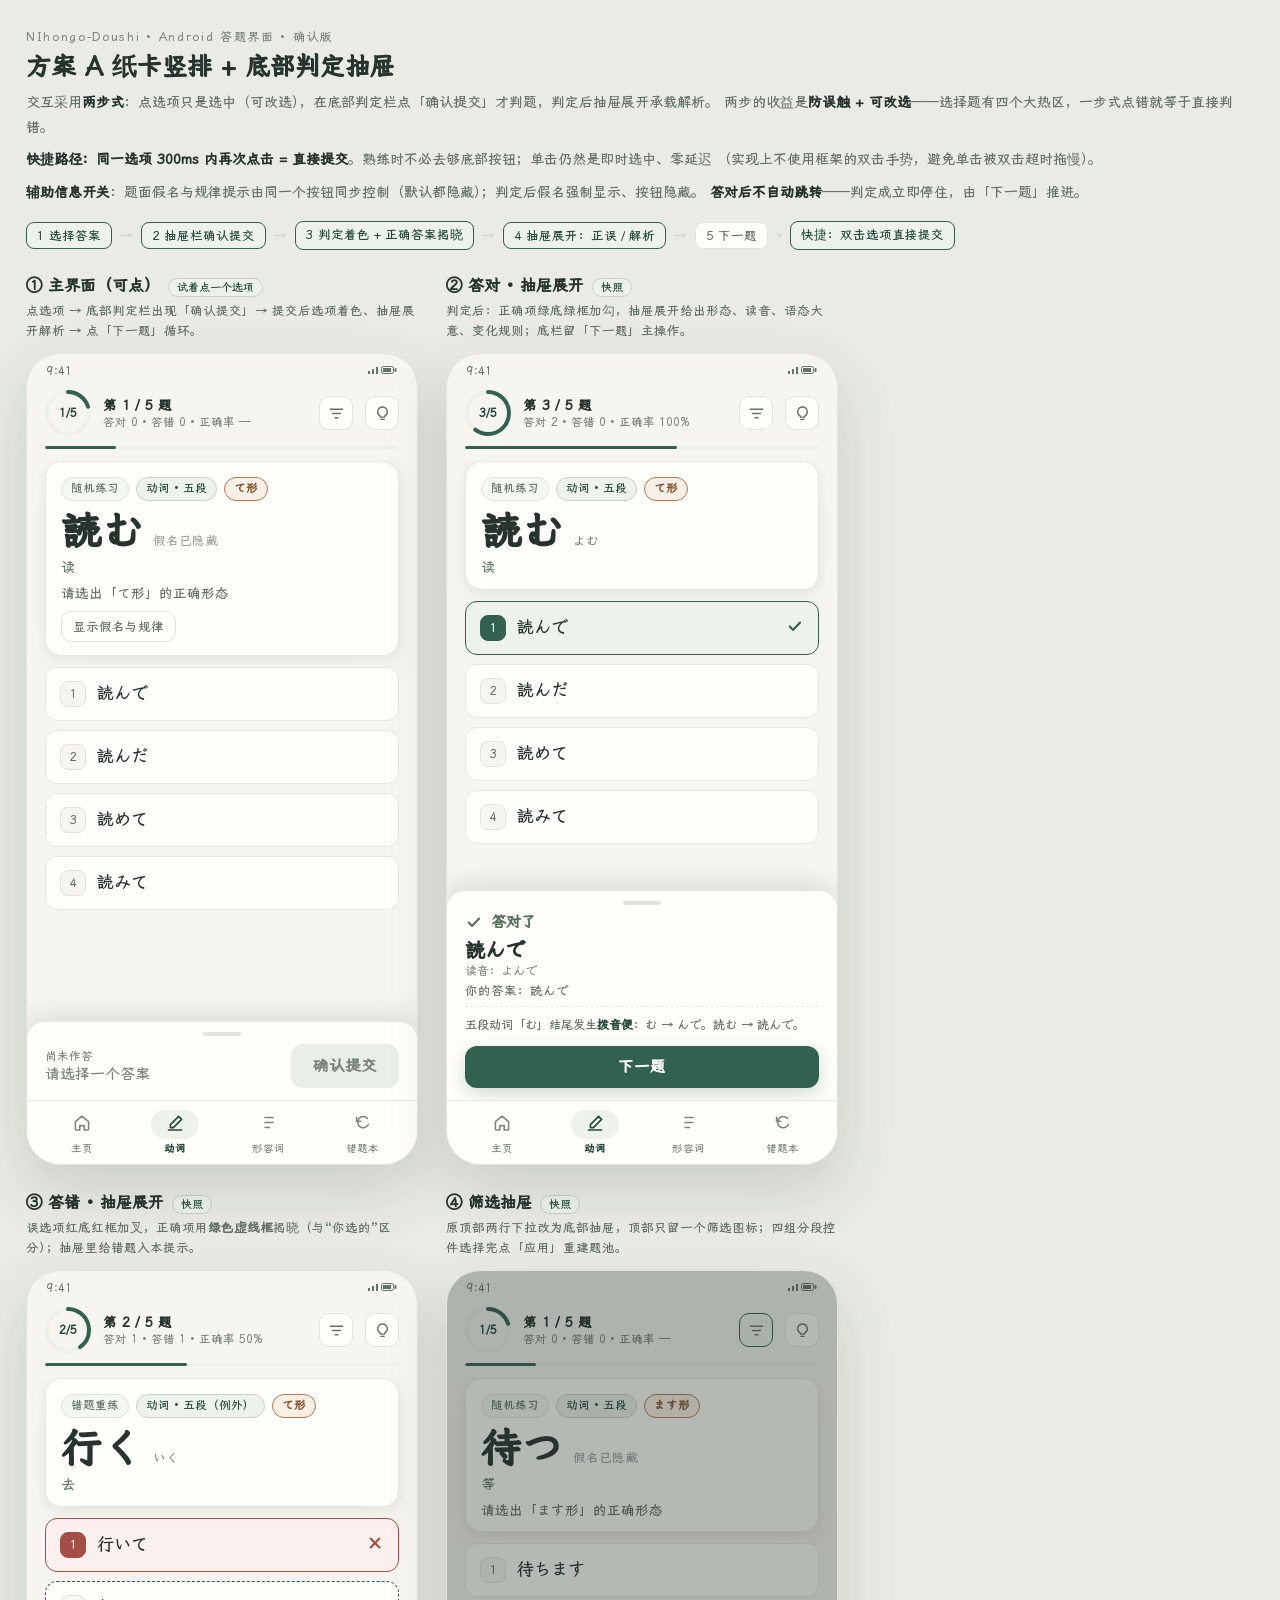
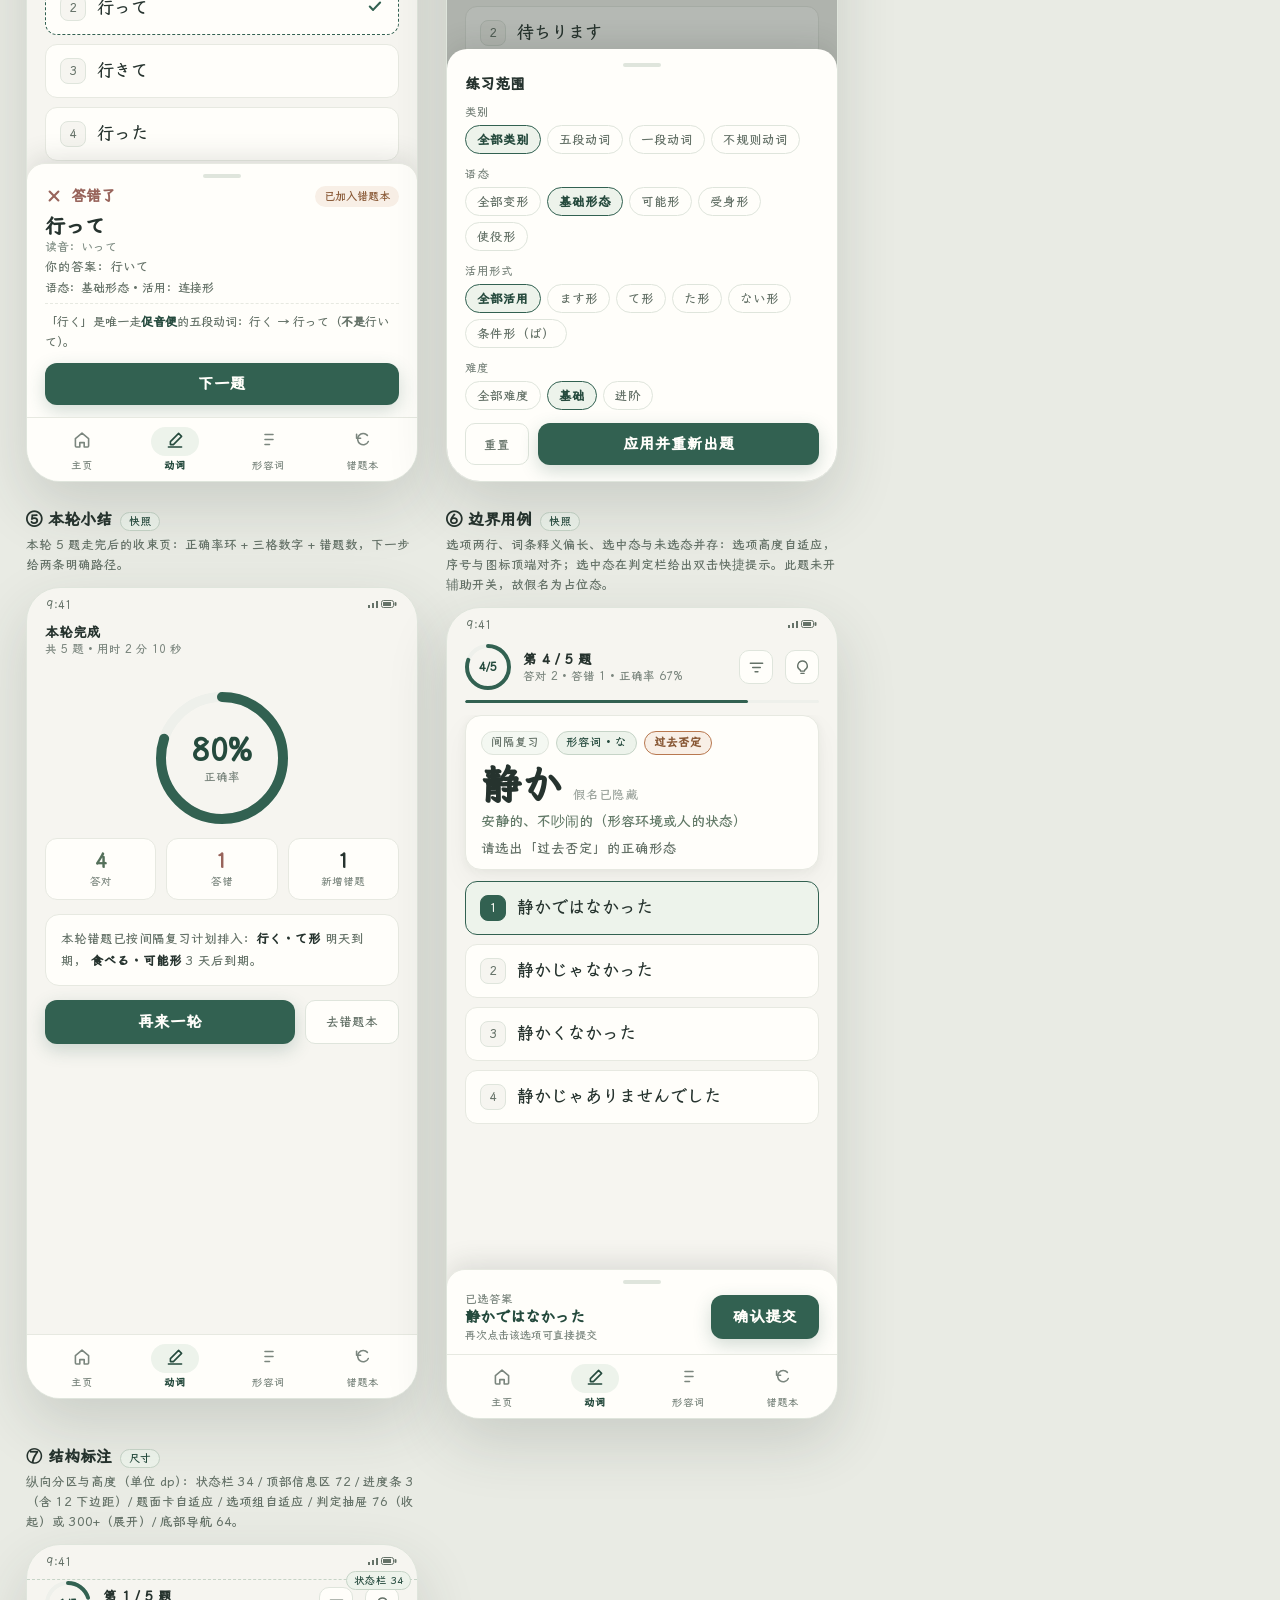
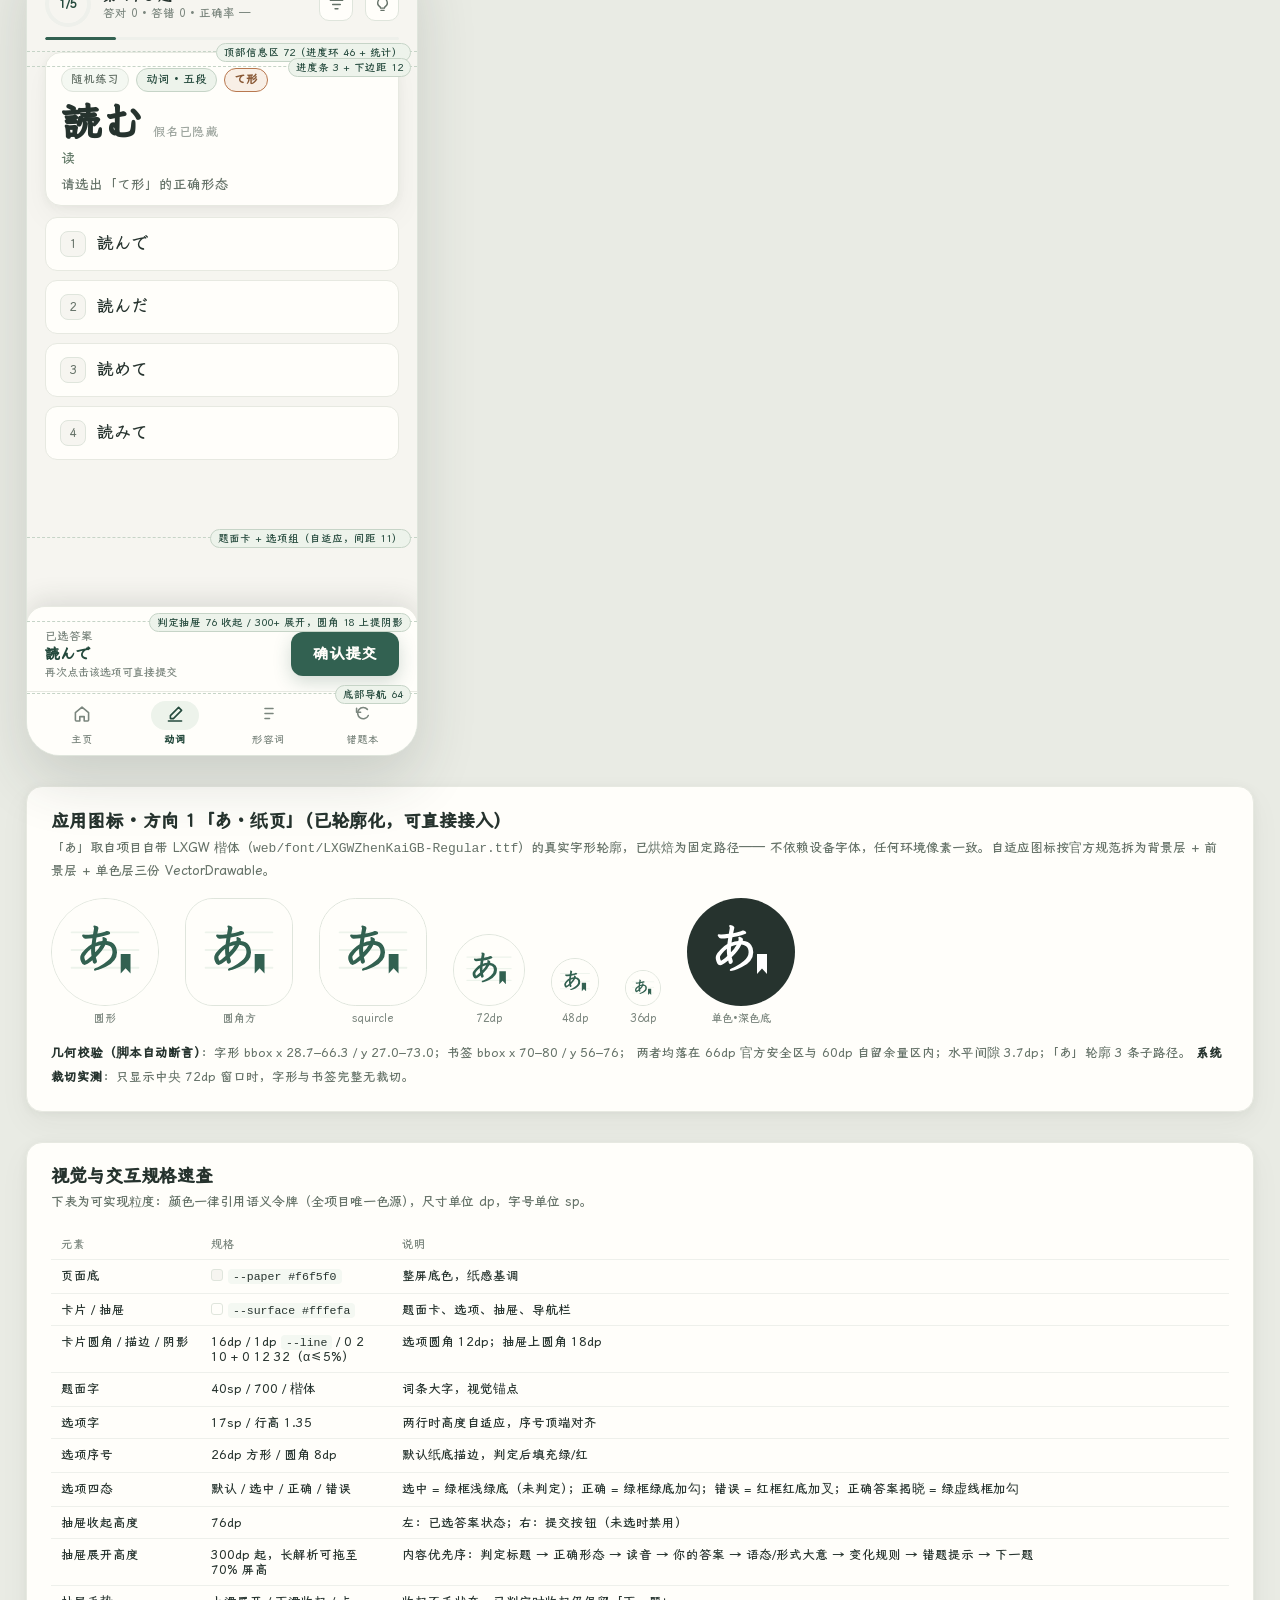
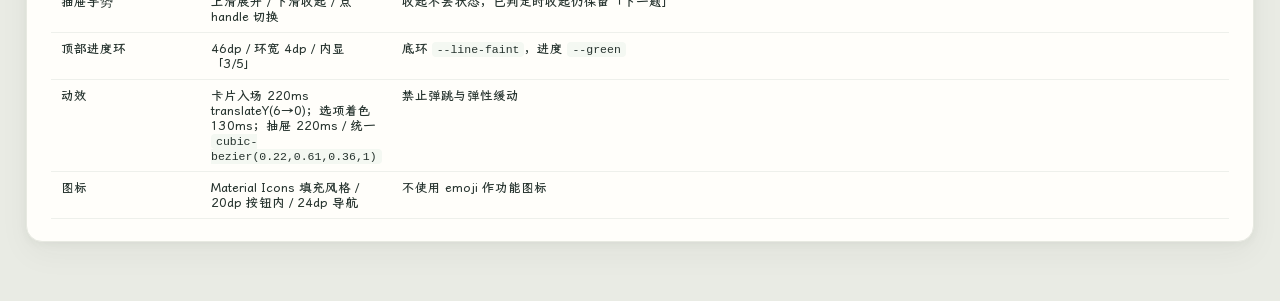
<file: docs/design/answer-screen-A-drawer.html>
<!DOCTYPE html>
<html lang="zh-CN">
<head>
<meta charset="utf-8">
<meta name="viewport" content="width=device-width, initial-scale=1">
<title>选择题答题界面 · 方案 A + 底部判定抽屉（确认版）</title>
<style>
  :root {
    --paper: #f6f5f0;
    --surface: #fffefa;
    --ink: #26332e;
    --muted: #7b867e;
    --line: #e7e9e1;
    --line-faint: #eef0eb;
    --line-control: #dfe5dc;
    --line-accent: #c6d4c7;
    --green: #326151;
    --green-dark: #254a3d;
    --green-pale: #edf3eb;
    --bg-pale-green: #f4f8f2;
    --bg-pale-strong: #e9eee7;
    --orange: #b8784f;
    --orange-pale: #f8efe6;
    --orange-deep: #895936;
    --red: #a54e45;
    --red-pale: #fbf0ed;
    --text-strong: #657268;
    --text-green: #657c69;
    --stat-correct: #54705a;
    --stat-incorrect: #98645b;
    --reading: #839087;
    --meaning: #627967;
    --shadow-card: 0 2px 10px rgba(43, 55, 47, 0.05), 0 12px 32px rgba(43, 55, 47, 0.045);
    --shadow-drawer: 0 -6px 26px rgba(43, 55, 47, 0.13);
    --ease: cubic-bezier(0.22, 0.61, 0.36, 1);
  }

  @font-face {
    font-family: "LXGW ZhenKai GB";
    src: url("../../web/font/LXGWZhenKaiGB-Regular.subset.woff2") format("woff2");
    font-display: swap;
  }

  * { box-sizing: border-box; }
  body {
    margin: 0;
    background: #e9ebe4;
    color: var(--ink);
    font-family: "LXGW ZhenKai GB", "Yu Gothic", "Noto Sans JP", "Microsoft YaHei", sans-serif;
    -webkit-font-smoothing: antialiased;
  }
  .page { max-width: 1460px; margin: 0 auto; padding: 30px 26px 60px; }
  .eyebrow { font-size: 12px; letter-spacing: 0.14em; color: var(--muted); margin: 0 0 6px; }
  h1 { font-size: 25px; margin: 0 0 8px; }
  .lede { margin: 0 0 8px; color: var(--text-strong); font-size: 14px; line-height: 1.75; }
  .lede b { color: var(--ink); }
  .flow {
    display: flex; flex-wrap: wrap; gap: 8px; align-items: center;
    margin: 16px 0 26px; font-size: 12.5px; color: var(--text-strong);
  }
  .flow span.step {
    border: 1px solid var(--line-control); background: var(--surface);
    border-radius: 8px; padding: 5px 10px;
  }
  .flow span.step.on { border-color: var(--green); background: var(--green-pale); color: var(--green-dark); }
  .flow i { color: var(--line-accent); font-style: normal; }

  .stage { display: flex; flex-wrap: wrap; gap: 28px; align-items: flex-start; }
  .variant { width: 392px; flex: 0 0 auto; }
  .variant-title { display: flex; align-items: baseline; gap: 8px; margin: 0 0 4px; font-size: 16px; font-weight: 700; }
  .tag {
    font-size: 11px; font-weight: 400; color: var(--green-dark);
    background: var(--green-pale); border: 1px solid var(--line-accent);
    border-radius: 999px; padding: 2px 8px;
  }
  .variant-note { font-size: 12.5px; color: var(--text-strong); line-height: 1.6; margin: 0 0 12px; min-height: 40px; }

  .phone {
    width: 392px; height: 812px; background: var(--paper);
    border-radius: 34px; border: 1px solid var(--line-control);
    box-shadow: 0 24px 60px rgba(43, 55, 47, 0.16);
    overflow: hidden; display: flex; flex-direction: column; position: relative;
  }
  .status-bar {
    height: 34px; display: flex; align-items: center; justify-content: space-between;
    padding: 0 20px; font-size: 11px; color: var(--text-strong); flex: 0 0 auto;
  }
  .topbar { flex: 0 0 auto; padding: 2px 18px 10px; display: flex; align-items: center; gap: 12px; }
  .progress-ring { flex: 0 0 auto; position: relative; width: 46px; height: 46px; }
  .progress-ring svg { display: block; transform: rotate(-90deg); }
  .progress-ring .ring-text {
    position: absolute; inset: 0; display: flex; align-items: center; justify-content: center;
    font-size: 11.5px; color: var(--green-dark); font-weight: 700;
  }
  .top-meta { flex: 1 1 auto; min-width: 0; }
  .top-meta .t1 { font-size: 13.5px; font-weight: 700; }
  .top-meta .t2 { font-size: 11.5px; color: var(--muted); margin-top: 2px; }
  .icon-btn {
    flex: 0 0 auto; width: 34px; height: 34px; border-radius: 10px;
    border: 1px solid var(--line-control); background: var(--surface); color: var(--text-strong);
    display: inline-flex; align-items: center; justify-content: center; cursor: pointer;
  }
  .icon-btn:hover { background: var(--bg-pale-green); border-color: var(--line-accent); }
  .icon-btn[disabled] { opacity: 0.4; cursor: not-allowed; }
  .icon-btn[disabled]:hover { background: var(--surface); border-color: var(--line-control); }
  .icon-btn.is-on { border-color: var(--green); background: var(--green-pale); color: var(--green-dark); }
  .track { height: 3px; background: var(--line-faint); margin: 0 18px 12px; border-radius: 999px; overflow: hidden; flex: 0 0 auto; }
  .track i { display: block; height: 100%; background: var(--green); border-radius: 999px; transition: width 220ms var(--ease); }

  .review-banner {
    flex: 0 0 auto; margin: 0 18px 10px; background: var(--orange-pale);
    border: 1px solid var(--orange); border-radius: 10px; padding: 7px 11px;
    font-size: 12px; color: var(--orange-deep); display: flex; align-items: center; gap: 7px;
  }

  .screen-body {
    flex: 1 1 auto; padding: 0 18px; overflow-y: auto; display: flex; flex-direction: column; gap: 11px;
    scrollbar-width: none;
  }
  .screen-body::-webkit-scrollbar { display: none; }

  .prompt-card {
    background: var(--surface); border: 1px solid var(--line); border-radius: 16px;
    box-shadow: var(--shadow-card); padding: 15px 15px 13px; animation: rise 220ms var(--ease);
  }
  @keyframes rise { from { opacity: 0; transform: translateY(6px); } to { opacity: 1; transform: none; } }
  .chip-row { display: flex; align-items: center; gap: 7px; margin-bottom: 9px; flex-wrap: wrap; }
  .chip {
    font-size: 11.5px; line-height: 1; padding: 5px 9px; border-radius: 999px;
    border: 1px solid var(--line-accent); color: var(--green-dark); background: var(--green-pale);
  }
  .chip.mode { border-color: var(--line-control); color: var(--text-strong); background: var(--bg-pale-green); }
  .chip.target { border-color: var(--orange); color: var(--orange-deep); background: var(--orange-pale); font-weight: 700; }
  .word-line { display: flex; align-items: baseline; gap: 10px; }
  .prompt-word { font-size: 40px; line-height: 1.1; font-weight: 700; letter-spacing: 0.02em; }
  .prompt-sub { font-size: 12.5px; color: var(--reading); }
  .prompt-sub.placeholder { color: var(--muted); opacity: 0.75; }
  .prompt-meaning { font-size: 14px; color: var(--meaning); margin-top: 5px; }
  .prompt-instruction { font-size: 13.5px; color: var(--text-strong); margin-top: 9px; }
  /* 判定后题面卡压缩：指令与提示已完成使命（解析已在抽屉里），把高度让给选项区 */
  .prompt-card.is-compact .prompt-instruction,
  .prompt-card.is-compact .prompt-tools,
  .prompt-card.is-compact .hint-panel { display: none; }
  .prompt-card.is-compact .prompt-word { font-size: 34px; }
  .prompt-card.is-compact { padding-bottom: 12px; transition: padding 180ms var(--ease); }
  .prompt-tools { display: flex; gap: 8px; margin-top: 10px; }
  .btn-ghost {
    border: 1px solid var(--line-control); background: var(--surface); color: var(--text-strong);
    border-radius: 10px; font: inherit; font-size: 12.5px; padding: 7px 11px; cursor: pointer;
  }
  .btn-ghost:hover { background: var(--bg-pale-green); border-color: var(--line-accent); }
  .hint-panel {
    font-size: 12.5px; color: var(--text-strong); background: var(--bg-pale-green);
    border: 1px dashed var(--line-accent); border-radius: 10px; padding: 10px 12px;
    line-height: 1.7; margin-top: 10px;
  }
  .hint-panel em { font-style: normal; font-weight: 700; color: var(--green-dark); }

  .options-col { display: flex; flex-direction: column; gap: 9px; }
  .opt {
    display: flex; align-items: center; gap: 11px; width: 100%; text-align: left;
    background: var(--surface); border: 1.5px solid var(--line); border-radius: 12px;
    padding: 13px 14px; font: inherit; font-size: 17px; color: var(--ink);
    cursor: pointer; transition: border-color 130ms var(--ease), background 130ms var(--ease), transform 130ms var(--ease);
  }
  .opt:hover { border-color: var(--line-accent); background: var(--bg-pale-green); }
  .opt:active { transform: scale(0.988); }
  .opt-key {
    flex: 0 0 auto; width: 26px; height: 26px; border-radius: 8px;
    border: 1px solid var(--line-control); background: var(--paper); color: var(--text-strong);
    font-size: 12px; display: inline-flex; align-items: center; justify-content: center;
  }
  .opt-text { flex: 1 1 auto; line-height: 1.35; }
  .opt-mark { flex: 0 0 auto; opacity: 0; }
  .opt.is-selected { border-color: var(--green); background: var(--green-pale); }
  .opt.is-selected .opt-key { border-color: var(--green); background: var(--green); color: var(--surface); }
  .opt.is-correct { border-color: var(--green); background: var(--green-pale); }
  .opt.is-correct .opt-key { border-color: var(--green); background: var(--green); color: var(--surface); }
  .opt.is-correct .opt-mark { opacity: 1; color: var(--green); }
  .opt.is-wrong { border-color: var(--red); background: var(--red-pale); }
  .opt.is-wrong .opt-key { border-color: var(--red); background: var(--red); color: var(--surface); }
  .opt.is-wrong .opt-mark { opacity: 1; color: var(--red); }
  .opt.is-reveal { border-color: var(--green); border-style: dashed; }
  .opt.is-reveal .opt-mark { opacity: 1; color: var(--green); }
  .opt.is-locked { cursor: default; }

  .dock {
    flex: 0 0 auto; background: var(--surface); border-top: 1px solid var(--line);
    box-shadow: var(--shadow-drawer); border-radius: 18px 18px 0 0;
    padding: 10px 18px 12px; transition: padding 180ms var(--ease);
    max-height: 46%; overflow-y: auto;
  }
  .dock-handle { width: 38px; height: 4px; border-radius: 999px; background: var(--line-control); margin: 0 auto 8px; }
  .dock-row { display: flex; align-items: center; gap: 12px; }
  .dock-status { flex: 1 1 auto; min-width: 0; }
  .dock-status .k { font-size: 11.5px; color: var(--muted); }
  .dock-status .v { font-size: 15px; margin-top: 2px; }
  .dock-status .v.pending { color: var(--muted); }
  .dock-status .v.picked { color: var(--green-dark); font-weight: 700; }
  .dock-hint { font-size: 11px; color: var(--muted); margin-top: 3px; }
  /* 双击提交瞬间的轻反馈（实现层对应 HapticFeedback 轻触） */
  @keyframes tapPulse { 0% { transform: scale(1); } 45% { transform: scale(0.985); } 100% { transform: scale(1); } }
  .opt.is-double { animation: tapPulse 180ms var(--ease); }
  .btn-primary {
    flex: 0 0 auto; border: none; border-radius: 12px; background: var(--green); color: var(--surface);
    font: inherit; font-size: 15.5px; font-weight: 700; padding: 13px 22px; cursor: pointer;
    box-shadow: 0 6px 18px rgba(50, 97, 81, 0.22); transition: background 140ms var(--ease), transform 140ms var(--ease);
  }
  .btn-primary:hover { background: var(--green-dark); }
  .btn-primary:active { transform: scale(0.99); }
  .btn-primary[disabled] { background: var(--bg-pale-strong); color: var(--muted); box-shadow: none; cursor: not-allowed; }

  .verdict { display: flex; align-items: center; gap: 8px; font-size: 15px; font-weight: 700; }
  .verdict.good { color: var(--stat-correct); }
  .verdict.bad { color: var(--stat-incorrect); }
  .verdict-row { display: flex; align-items: center; justify-content: space-between; gap: 10px; }
  .answer-block { margin-top: 7px; }
  .answer-block .big { font-size: 20px; font-weight: 700; }
  .answer-block .kana { font-size: 12px; color: var(--reading); margin-top: 2px; }
  .answer-block .yours { font-size: 12.5px; color: var(--text-strong); margin-top: 5px; }
  .rule {
    font-size: 12.2px; color: var(--text-strong); line-height: 1.65;
    margin-top: 8px; padding-top: 8px; border-top: 1px dashed var(--line);
  }
  .rule em { font-style: normal; font-weight: 700; color: var(--green-dark); }
  .rule strong { font-weight: 700; }
  .meta-line { font-size: 12px; color: var(--text-strong); margin-top: 7px; }
  .meta-line b { color: var(--ink); }
  .toast-note {
    flex: 0 0 auto; font-size: 11px; color: var(--orange-deep);
    background: var(--orange-pale); border-radius: 999px; padding: 4px 9px; white-space: nowrap;
  }
  .dock-actions { display: flex; gap: 9px; margin-top: 11px; }
  .dock-actions .btn-primary { flex: 1 1 auto; padding: 12px; }

  .tabbar {
    flex: 0 0 auto; height: 64px; border-top: 1px solid var(--line); background: var(--surface);
    display: flex; align-items: center; padding: 0 8px 6px;
  }
  .tab { flex: 1 1 0; display: flex; flex-direction: column; align-items: center; gap: 3px; font-size: 10.5px; color: var(--muted); padding-top: 6px; }
  .tab.active { color: var(--green-dark); font-weight: 700; }
  .tab-pill { padding: 3px 14px; border-radius: 999px; }
  .tab.active .tab-pill { background: var(--green-pale); }

  .sheet-backdrop { position: absolute; inset: 0; background: rgba(38, 51, 46, 0.34); }
  .sheet-scrim { position: absolute; left: 0; right: 0; bottom: 0; background: var(--surface); border-radius: 20px 20px 0 0; box-shadow: var(--shadow-drawer); padding: 14px 18px 16px; }
  .sheet-title { font-size: 15px; font-weight: 700; margin: 2px 0 12px; }
  .field { margin-bottom: 13px; }
  .field .label { font-size: 11.5px; color: var(--muted); margin-bottom: 6px; }
  .seg { display: flex; flex-wrap: wrap; gap: 6px; }
  .seg button {
    border: 1px solid var(--line-control); background: var(--surface); color: var(--text-strong);
    border-radius: 999px; font: inherit; font-size: 12.5px; padding: 6px 11px; cursor: pointer;
  }
  .seg button.on { border-color: var(--green); background: var(--green-pale); color: var(--green-dark); font-weight: 700; }
  .sheet-actions { display: flex; gap: 9px; margin-top: 6px; }
  .sheet-actions .btn-primary { flex: 1 1 auto; padding: 12px; }

  .summary { display: flex; flex-direction: column; align-items: center; gap: 14px; padding-top: 26px; }
  .summary .big-ring { position: relative; width: 132px; height: 132px; }
  .summary .big-ring svg { transform: rotate(-90deg); }
  .summary .big-ring .val {
    position: absolute; inset: 0; display: flex; flex-direction: column;
    align-items: center; justify-content: center; gap: 2px;
  }
  .summary .big-ring .val b { font-size: 30px; font-weight: 700; color: var(--green-dark); }
  .summary .big-ring .val span { font-size: 11.5px; color: var(--muted); }
  .summary-cells { display: flex; gap: 10px; width: 100%; }
  .summary-cell { flex: 1 1 0; background: var(--surface); border: 1px solid var(--line); border-radius: 12px; padding: 11px; text-align: center; }
  .summary-cell .v { font-size: 19px; font-weight: 700; }
  .summary-cell .k { font-size: 10.5px; color: var(--muted); margin-top: 2px; }
  .summary-cell.good .v { color: var(--stat-correct); }
  .summary-cell.bad .v { color: var(--stat-incorrect); }

  .panel {
    background: var(--surface); border: 1px solid var(--line); border-radius: 16px;
    box-shadow: var(--shadow-card); padding: 22px 24px; margin-top: 30px;
  }
  .panel h2 { font-size: 18px; margin: 0 0 4px; }
  .panel .sub { font-size: 13px; color: var(--text-strong); margin: 0 0 16px; line-height: 1.7; }
  table { border-collapse: collapse; width: 100%; font-size: 12.5px; }
  th, td { text-align: left; padding: 8px 10px; border-bottom: 1px solid var(--line-faint); vertical-align: top; }
  th { color: var(--muted); font-weight: 400; font-size: 11.5px; letter-spacing: 0.03em; }
  td code { font-family: Consolas, monospace; font-size: 11.5px; background: var(--bg-pale-green); padding: 1px 5px; border-radius: 4px; }
  .swatch { display: inline-block; width: 12px; height: 12px; border-radius: 3px; vertical-align: -1px; margin-right: 5px; border: 1px solid var(--line-control); }
  .dim-list { font-size: 12.5px; color: var(--text-strong); line-height: 1.9; }
  .dim-list b { color: var(--ink); }

  .annot { position: absolute; left: 0; right: 0; border-top: 1px dashed var(--line-accent); }
  .annot b {
    position: absolute; right: 6px; top: -9px; font-size: 10.5px; font-weight: 400;
    background: var(--green-pale); color: var(--green-dark); border: 1px solid var(--line-accent);
    border-radius: 999px; padding: 2px 7px; white-space: nowrap;
  }
</style>
</head>
<body>
<div class="page">

  <header>
    <p class="eyebrow">NIhongo-Doushi · Android 答题界面 · 确认版</p>
    <h1>方案 A 纸卡竖排 + 底部判定抽屉</h1>
    <p class="lede">
      交互采用<b>两步式</b>：点选项只是选中（可改选），在底部判定栏点「确认提交」才判题，判定后抽屉展开承载解析。
      两步的收益是<b>防误触 + 可改选</b>——选择题有四个大热区，一步式点错就等于直接判错。
    </p>
    <p class="lede">
      <b>快捷路径：同一选项 300ms 内再次点击 = 直接提交</b>。熟练时不必去够底部按钮；单击仍然是即时选中、零延迟
      （实现上不使用框架的双击手势，避免单击被双击超时拖慢）。
    </p>
    <p class="lede">
      <b>辅助信息开关</b>：题面假名与规律提示由同一个按钮同步控制（默认都隐藏）；判定后假名强制显示、按钮隐藏。
      <b>答对后不自动跳转</b>——判定成立即停住，由「下一题」推进。
    </p>
    <div class="flow">
      <span class="step on">1 选择答案</span><i>→</i>
      <span class="step on">2 抽屉栏确认提交</span><i>→</i>
      <span class="step on">3 判定着色 + 正确答案揭晓</span><i>→</i>
      <span class="step on">4 抽屉展开：正误 / 解析</span><i>→</i>
      <span class="step">5 下一题</span><i>·</i>
      <span class="step on">快捷：双击选项直接提交</span>
    </div>
  </header>

  <div class="stage">

    <!-- 1 可交互主演示 -->
    <section class="variant">
      <h2 class="variant-title">① 主界面（可点） <span class="tag">试着点一个选项</span></h2>
      <p class="variant-note">点选项 → 底部判定栏出现「确认提交」→ 提交后选项着色、抽屉展开解析 → 点「下一题」循环。</p>
      <div class="phone" id="live">
        <div class="status-bar"><span>9:41</span><span class="status-icons" data-icons="status"></span></div>
        <div class="topbar">
          <div class="progress-ring" data-ring></div>
          <div class="top-meta">
            <div class="t1" data-round>第 1 / 5 题</div>
            <div class="t2" data-stat>答对 0 · 答错 0 · 正确率 —</div>
          </div>
          <button class="icon-btn" title="筛选" data-icons="filter"></button>
          <button class="icon-btn" title="规律提示" data-icons="hint" data-act="hint"></button>
        </div>
        <div class="track"><i data-track style="width:20%"></i></div>
        <div class="screen-body">
          <div class="prompt-card" data-prompt></div>
          <div class="options-col" data-options></div>
        </div>
        <div class="dock" data-dock></div>
        <div class="tabbar" data-tabbar></div>
      </div>
    </section>

    <!-- 2 答对态快照 -->
    <section class="variant">
      <h2 class="variant-title">② 答对 · 抽屉展开 <span class="tag">快照</span></h2>
      <p class="variant-note">判定后：正确项绿底绿框加勾，抽屉展开给出形态、读音、语态大意、变化规则；底栏留「下一题」主操作。</p>
      <div class="phone">
        <div class="status-bar"><span>9:41</span><span class="status-icons" data-icons="status"></span></div>
        <div class="topbar">
          <div class="progress-ring" data-ring-demo="3"></div>
          <div class="top-meta"><div class="t1">第 3 / 5 题</div><div class="t2">答对 2 · 答错 0 · 正确率 100%</div></div>
          <button class="icon-btn" title="筛选" data-icons="filter"></button>
          <button class="icon-btn" title="规律提示" data-icons="hint"></button>
        </div>
        <div class="track"><i style="width:60%"></i></div>
        <div class="screen-body">
          <div class="prompt-card">
            <div class="chip-row"><span class="chip mode">随机练习</span><span class="chip">动词 · 五段</span><span class="chip target">て形</span></div>
            <div class="word-line"><span class="prompt-word">読む</span><span class="prompt-sub">よむ</span></div>
            <div class="prompt-meaning">读</div>
          </div>
          <div class="options-col">
            <div class="opt is-correct"><span class="opt-key">1</span><span class="opt-text">読んで</span><span class="opt-mark" data-icons="check"></span></div>
            <div class="opt is-locked"><span class="opt-key">2</span><span class="opt-text">読んだ</span></div>
            <div class="opt is-locked"><span class="opt-key">3</span><span class="opt-text">読めて</span></div>
            <div class="opt is-locked"><span class="opt-key">4</span><span class="opt-text">読みて</span></div>
          </div>
        </div>
        <div class="dock">
          <div class="dock-handle"></div>
          <div class="verdict good" data-icons-verdict="good">答对了</div>
          <div class="answer-block">
            <div class="big">読んで</div>
            <div class="kana">读音：よんで</div>
            <div class="yours">你的答案：読んで</div>
          </div>
          <div class="rule">五段动词「む」结尾发生<em>拨音便</em>：む → んで。読む → 読んで。</div>
          <div class="dock-actions"><button class="btn-primary">下一题</button></div>
        </div>
        <div class="tabbar" data-tabbar></div>
      </div>
    </section>

    <!-- 3 答错态快照 -->
    <section class="variant">
      <h2 class="variant-title">③ 答错 · 抽屉展开 <span class="tag">快照</span></h2>
      <p class="variant-note">误选项红底红框加叉，正确项用<b>绿色虚线框</b>揭晓（与“你选的”区分）；抽屉里给错题入本提示。</p>
      <div class="phone">
        <div class="status-bar"><span>9:41</span><span class="status-icons" data-icons="status"></span></div>
        <div class="topbar">
          <div class="progress-ring" data-ring-demo="2"></div>
          <div class="top-meta"><div class="t1">第 2 / 5 题</div><div class="t2">答对 1 · 答错 1 · 正确率 50%</div></div>
          <button class="icon-btn" title="筛选" data-icons="filter"></button>
          <button class="icon-btn" title="规律提示" data-icons="hint"></button>
        </div>
        <div class="track"><i style="width:40%"></i></div>
        <div class="screen-body">
          <div class="prompt-card">
            <div class="chip-row"><span class="chip mode">错题重练</span><span class="chip">动词 · 五段（例外）</span><span class="chip target">て形</span></div>
            <div class="word-line"><span class="prompt-word">行く</span><span class="prompt-sub">いく</span></div>
            <div class="prompt-meaning">去</div>
          </div>
          <div class="options-col">
            <div class="opt is-wrong"><span class="opt-key">1</span><span class="opt-text">行いて</span><span class="opt-mark" data-icons="cross"></span></div>
            <div class="opt is-reveal"><span class="opt-key">2</span><span class="opt-text">行って</span><span class="opt-mark" data-icons="check"></span></div>
            <div class="opt is-locked"><span class="opt-key">3</span><span class="opt-text">行きて</span></div>
            <div class="opt is-locked"><span class="opt-key">4</span><span class="opt-text">行った</span></div>
          </div>
        </div>
        <div class="dock">
          <div class="dock-handle"></div>
          <div class="verdict-row">
            <div class="verdict bad" data-icons-verdict="bad">答错了</div>
            <span class="toast-note">已加入错题本</span>
          </div>
          <div class="answer-block">
            <div class="big">行って</div>
            <div class="kana">读音：いって</div>
            <div class="yours">你的答案：行いて</div>
          </div>
          <div class="meta-line">语态：基础形态 · 活用：连接形</div>
          <div class="rule">「行く」是唯一走<em>促音便</em>的五段动词：行く → 行って（<strong>不是</strong>行いて）。</div>
          <div class="dock-actions"><button class="btn-primary">下一题</button></div>
        </div>
        <div class="tabbar" data-tabbar></div>
      </div>
    </section>

    <!-- 4 筛选抽屉 -->
    <section class="variant">
      <h2 class="variant-title">④ 筛选抽屉 <span class="tag">快照</span></h2>
      <p class="variant-note">原顶部两行下拉改为底部抽屉，顶部只留一个筛选图标；四组分段控件选择完点「应用」重建题池。</p>
      <div class="phone">
        <div class="status-bar"><span>9:41</span><span class="status-icons" data-icons="status"></span></div>
        <div class="topbar">
          <div class="progress-ring" data-ring-demo="1"></div>
          <div class="top-meta"><div class="t1">第 1 / 5 题</div><div class="t2">答对 0 · 答错 0 · 正确率 —</div></div>
          <button class="icon-btn" title="筛选" data-icons="filter" style="border-color:#326151;background:#edf3eb"></button>
          <button class="icon-btn" title="规律提示" data-icons="hint"></button>
        </div>
        <div class="track"><i style="width:20%"></i></div>
        <div class="screen-body">
          <div class="prompt-card">
            <div class="chip-row"><span class="chip mode">随机练习</span><span class="chip">动词 · 五段</span><span class="chip target">ます形</span></div>
            <div class="word-line"><span class="prompt-word">待つ</span><span class="prompt-sub placeholder">假名已隐藏</span></div>
            <div class="prompt-meaning">等</div>
            <div class="prompt-instruction">请选出「ます形」的正确形态</div>
          </div>
          <div class="options-col">
            <div class="opt"><span class="opt-key">1</span><span class="opt-text">待ちます</span></div>
            <div class="opt"><span class="opt-key">2</span><span class="opt-text">待ちります</span></div>
            <div class="opt"><span class="opt-key">3</span><span class="opt-text">待つます</span></div>
            <div class="opt"><span class="opt-key">4</span><span class="opt-text">待った</span></div>
          </div>
        </div>
        <div class="sheet-backdrop"></div>
        <div class="sheet-scrim">
          <div class="dock-handle"></div>
          <div class="sheet-title">练习范围</div>
          <div class="field">
            <div class="label">类别</div>
            <div class="seg">
              <button class="on">全部类别</button><button>五段动词</button><button>一段动词</button><button>不规则动词</button>
            </div>
          </div>
          <div class="field">
            <div class="label">语态</div>
            <div class="seg">
              <button>全部变形</button><button class="on">基础形态</button><button>可能形</button><button>受身形</button><button>使役形</button>
            </div>
          </div>
          <div class="field">
            <div class="label">活用形式</div>
            <div class="seg">
              <button class="on">全部活用</button><button>ます形</button><button>て形</button><button>た形</button><button>ない形</button><button>条件形（ば）</button>
            </div>
          </div>
          <div class="field">
            <div class="label">难度</div>
            <div class="seg"><button>全部难度</button><button class="on">基础</button><button>进阶</button></div>
          </div>
          <div class="sheet-actions">
            <button class="btn-ghost" style="flex:0 0 auto;padding:12px 18px">重置</button>
            <button class="btn-primary">应用并重新出题</button>
          </div>
        </div>
        <div class="tabbar" data-tabbar></div>
      </div>
    </section>

    <!-- 5 本轮小结 -->
    <section class="variant">
      <h2 class="variant-title">⑤ 本轮小结 <span class="tag">快照</span></h2>
      <p class="variant-note">本轮 5 题走完后的收束页：正确率环 + 三格数字 + 错题数，下一步给两条明确路径。</p>
      <div class="phone">
        <div class="status-bar"><span>9:41</span><span class="status-icons" data-icons="status"></span></div>
        <div class="topbar">
          <div class="top-meta"><div class="t1">本轮完成</div><div class="t2">共 5 题 · 用时 2 分 10 秒</div></div>
        </div>
        <div class="screen-body">
          <div class="summary">
            <div class="big-ring" data-ring-big></div>
            <div class="summary-cells">
              <div class="summary-cell good"><div class="v">4</div><div class="k">答对</div></div>
              <div class="summary-cell bad"><div class="v">1</div><div class="k">答错</div></div>
              <div class="summary-cell"><div class="v">1</div><div class="k">新增错题</div></div>
            </div>
            <div style="width:100%;background:var(--surface);border:1px solid var(--line);border-radius:14px;padding:13px 15px;font-size:12.5px;color:var(--text-strong);line-height:1.75">
              本轮错题已按间隔复习计划排入：<b style="color:var(--ink)">行く・て形</b> 明天到期，
              <b style="color:var(--ink)">食べる・可能形</b> 3 天后到期。
            </div>
            <div style="display:flex;gap:10px;width:100%">
              <button class="btn-primary" style="flex:1 1 auto">再来一轮</button>
              <button class="btn-ghost" style="flex:0 0 auto;padding:13px 20px">去错题本</button>
            </div>
          </div>
        </div>
        <div class="tabbar" data-tabbar></div>
      </div>
    </section>

    <!-- 6 边界用例 -->
    <section class="variant">
      <h2 class="variant-title">⑥ 边界用例 <span class="tag">快照</span></h2>
      <p class="variant-note">选项两行、词条释义偏长、选中态与未选态并存：选项高度自适应，序号与图标顶端对齐；选中态在判定栏给出双击快捷提示。此题未开辅助开关，故假名为占位态。</p>
      <div class="phone">
        <div class="status-bar"><span>9:41</span><span class="status-icons" data-icons="status"></span></div>
        <div class="topbar">
          <div class="progress-ring" data-ring-demo="4"></div>
          <div class="top-meta"><div class="t1">第 4 / 5 题</div><div class="t2">答对 2 · 答错 1 · 正确率 67%</div></div>
          <button class="icon-btn" title="筛选" data-icons="filter"></button>
          <button class="icon-btn" title="规律提示" data-icons="hint"></button>
        </div>
        <div class="track"><i style="width:80%"></i></div>
        <div class="screen-body">
          <div class="prompt-card">
            <div class="chip-row"><span class="chip mode">间隔复习</span><span class="chip">形容词 · な</span><span class="chip target">过去否定</span></div>
            <div class="word-line"><span class="prompt-word">静か</span><span class="prompt-sub placeholder">假名已隐藏</span></div>
            <div class="prompt-meaning">安静的、不吵闹的（形容环境或人的状态）</div>
            <div class="prompt-instruction">请选出「过去否定」的正确形态</div>
          </div>
          <div class="options-col">
            <div class="opt is-selected"><span class="opt-key">1</span><span class="opt-text">静かではなかった</span></div>
            <div class="opt"><span class="opt-key">2</span><span class="opt-text">静かじゃなかった</span></div>
            <div class="opt"><span class="opt-key">3</span><span class="opt-text">静かくなかった</span></div>
            <div class="opt"><span class="opt-key">4</span><span class="opt-text">静かじゃありませんでした</span></div>
          </div>
        </div>
        <div class="dock">
          <div class="dock-handle"></div>
          <div class="dock-row">
            <div class="dock-status">
              <div class="k">已选答案</div>
              <div class="v picked">静かではなかった</div>
              <div class="dock-hint">再次点击该选项可直接提交</div>
            </div>
            <button class="btn-primary">确认提交</button>
          </div>
        </div>
        <div class="tabbar" data-tabbar></div>
      </div>
    </section>

    <!-- 7 结构标注 -->
    <section class="variant">
      <h2 class="variant-title">⑦ 结构标注 <span class="tag">尺寸</span></h2>
      <p class="variant-note">纵向分区与高度（单位 dp）：状态栏 34 / 顶部信息区 72 / 进度条 3（含 12 下边距）/ 题面卡自适应 / 选项组自适应 / 判定抽屉 76（收起）或 300+（展开）/ 底部导航 64。</p>
      <div class="phone" style="position:relative">
        <div class="status-bar"><span>9:41</span><span class="status-icons" data-icons="status"></span></div>
        <div class="annot" style="top:34px"><b>状态栏 34</b></div>
        <div class="topbar">
          <div class="progress-ring" data-ring-demo="1"></div>
          <div class="top-meta"><div class="t1">第 1 / 5 题</div><div class="t2">答对 0 · 答错 0 · 正确率 —</div></div>
          <button class="icon-btn" title="筛选" data-icons="filter"></button>
          <button class="icon-btn" title="规律提示" data-icons="hint"></button>
        </div>
        <div class="annot" style="top:106px"><b>顶部信息区 72（进度环 46 + 统计）</b></div>
        <div class="track"><i style="width:20%"></i></div>
        <div class="annot" style="top:121px"><b>进度条 3 + 下边距 12</b></div>
        <div class="screen-body">
          <div class="prompt-card">
            <div class="chip-row"><span class="chip mode">随机练习</span><span class="chip">动词 · 五段</span><span class="chip target">て形</span></div>
            <div class="word-line"><span class="prompt-word">読む</span><span class="prompt-sub placeholder">假名已隐藏</span></div>
            <div class="prompt-meaning">读</div>
            <div class="prompt-instruction">请选出「て形」的正确形态</div>
          </div>
          <div class="options-col">
            <div class="opt"><span class="opt-key">1</span><span class="opt-text">読んで</span></div>
            <div class="opt"><span class="opt-key">2</span><span class="opt-text">読んだ</span></div>
            <div class="opt"><span class="opt-key">3</span><span class="opt-text">読めて</span></div>
            <div class="opt"><span class="opt-key">4</span><span class="opt-text">読みて</span></div>
          </div>
        </div>
        <div class="annot" style="top:592px"><b>题面卡 + 选项组（自适应，间距 11）</b></div>
        <div class="dock">
          <div class="dock-handle"></div>
          <div class="dock-row">
            <div class="dock-status"><div class="k">已选答案</div><div class="v picked">読んで</div>
              <div class="dock-hint">再次点击该选项可直接提交</div></div>
            <button class="btn-primary">确认提交</button>
          </div>
        </div>
        <div class="annot" style="top:676px"><b>判定抽屉 76 收起 / 300+ 展开，圆角 18 上提阴影</b></div>
        <div class="tabbar" data-tabbar></div>
        <div class="annot" style="top:748px"><b>底部导航 64</b></div>
      </div>
    </section>

  </div>

  <!-- 图标族 -->
  <section class="panel">
    <h2>应用图标 · 方向 1「あ・纸页」（已轮廓化，可直接接入）</h2>
    <p class="sub">
      「あ」取自项目自带 LXGW 楷体（<code>web/font/LXGWZhenKaiGB-Regular.ttf</code>）的真实字形轮廓，已烘焙为固定路径——
      不依赖设备字体，任何环境像素一致。自适应图标按官方规范拆为背景层 + 前景层 + 单色层三份 VectorDrawable。
    </p>
    <div style="display:flex;gap:26px;flex-wrap:wrap;align-items:flex-end">
      <div style="text-align:center"><div style="width:108px;height:108px;border-radius:50%;overflow:hidden;border:1px solid var(--line-control)"><img src="icon-concepts/icon-a-ai-paper.svg" alt="圆形遮罩" style="width:100%;height:100%"></div><div style="font-size:11px;color:var(--muted);margin-top:6px">圆形</div></div>
      <div style="text-align:center"><div style="width:108px;height:108px;border-radius:26%;overflow:hidden;border:1px solid var(--line-control)"><img src="icon-concepts/icon-a-ai-paper.svg" alt="圆角方遮罩" style="width:100%;height:100%"></div><div style="font-size:11px;color:var(--muted);margin-top:6px">圆角方</div></div>
      <div style="text-align:center"><div style="width:108px;height:108px;border-radius:34%;overflow:hidden;border:1px solid var(--line-control)"><img src="icon-concepts/icon-a-ai-paper.svg" alt="squircle 遮罩" style="width:100%;height:100%"></div><div style="font-size:11px;color:var(--muted);margin-top:6px">squircle</div></div>
      <div style="text-align:center"><div style="width:72px;height:72px;border-radius:50%;overflow:hidden;border:1px solid var(--line-control)"><img src="icon-concepts/icon-a-ai-paper.svg" alt="72dp" style="width:100%;height:100%"></div><div style="font-size:11px;color:var(--muted);margin-top:6px">72dp</div></div>
      <div style="text-align:center"><div style="width:48px;height:48px;border-radius:50%;overflow:hidden;border:1px solid var(--line-control)"><img src="icon-concepts/icon-a-ai-paper.svg" alt="48dp" style="width:100%;height:100%"></div><div style="font-size:11px;color:var(--muted);margin-top:6px">48dp</div></div>
      <div style="text-align:center"><div style="width:36px;height:36px;border-radius:50%;overflow:hidden;border:1px solid var(--line-control)"><img src="icon-concepts/icon-a-ai-paper.svg" alt="36dp" style="width:100%;height:100%"></div><div style="font-size:11px;color:var(--muted);margin-top:6px">36dp</div></div>
      <div style="text-align:center"><div style="width:108px;height:108px;border-radius:50%;overflow:hidden;background:#26332e;display:flex;align-items:center;justify-content:center"><img src="icon-concepts/icon-a-monochrome.svg" alt="单色深色" style="width:100%;height:100%;filter:invert(1) brightness(1.9)"></div><div style="font-size:11px;color:var(--muted);margin-top:6px">单色·深色底</div></div>
    </div>
    <div class="dim-list" style="margin-top:16px">
      <b>几何校验（脚本自动断言）</b>：字形 bbox x 28.7–66.3 / y 27.0–73.0；书签 bbox x 70–80 / y 56–76；
      两者均落在 66dp 官方安全区与 60dp 自留余量区内；水平间隙 3.7dp；「あ」轮廓 3 条子路径。
      <b>系统裁切实测</b>：只显示中央 72dp 窗口时，字形与书签完整无裁切。
    </div>
  </section>

  <!-- 规格速查 -->
  <section class="panel">
    <h2>视觉与交互规格速查</h2>
    <p class="sub">下表为可实现粒度：颜色一律引用语义令牌（全项目唯一色源），尺寸单位 dp，字号单位 sp。</p>
    <table>
      <thead><tr><th style="width:150px">元素</th><th style="width:190px">规格</th><th>说明</th></tr></thead>
      <tbody>
        <tr><td>页面底</td><td><span class="swatch" style="background:#f6f5f0"></span><code>--paper #f6f5f0</code></td><td>整屏底色，纸感基调</td></tr>
        <tr><td>卡片 / 抽屉</td><td><span class="swatch" style="background:#fffefa"></span><code>--surface #fffefa</code></td><td>题面卡、选项、抽屉、导航栏</td></tr>
        <tr><td>卡片圆角 / 描边 / 阴影</td><td>16dp / 1dp <code>--line</code> / 0 2 10 + 0 12 32（α≤5%）</td><td>选项圆角 12dp；抽屉上圆角 18dp</td></tr>
        <tr><td>题面字</td><td>40sp / 700 / 楷体</td><td>词条大字，视觉锚点</td></tr>
        <tr><td>选项字</td><td>17sp / 行高 1.35</td><td>两行时高度自适应，序号顶端对齐</td></tr>
        <tr><td>选项序号</td><td>26dp 方形 / 圆角 8dp</td><td>默认纸底描边，判定后填充绿/红</td></tr>
        <tr><td>选项四态</td><td>默认 / 选中 / 正确 / 错误</td><td>选中 = 绿框浅绿底（未判定）；正确 = 绿框绿底加勾；错误 = 红框红底加叉；正确答案揭晓 = 绿虚线框加勾</td></tr>
        <tr><td>抽屉收起高度</td><td>76dp</td><td>左：已选答案状态；右：提交按钮（未选时禁用）</td></tr>
        <tr><td>抽屉展开高度</td><td>300dp 起，长解析可拖至 70% 屏高</td><td>内容优先序：判定标题 → 正确形态 → 读音 → 你的答案 → 语态/形式大意 → 变化规则 → 错题提示 → 下一题</td></tr>
        <tr><td>抽屉手势</td><td>上滑展开 / 下滑收起 / 点 handle 切换</td><td>收起不丢状态，已判定时收起仍保留「下一题」</td></tr>
        <tr><td>顶部进度环</td><td>46dp / 环宽 4dp / 内显「3/5」</td><td>底环 <code>--line-faint</code>，进度 <code>--green</code></td></tr>
        <tr><td>动效</td><td>卡片入场 220ms translateY(6→0)；选项着色 130ms；抽屉 220ms / 统一 <code>cubic-bezier(0.22,0.61,0.36,1)</code></td><td>禁止弹跳与弹性缓动</td></tr>
        <tr><td>图标</td><td>Material Icons 填充风格 / 20dp 按钮内 / 24dp 导航</td><td>不使用 emoji 作功能图标</td></tr>
      </tbody>
    </table>
  </section>

</div>

<script>
"use strict";

var ICONS = {
  status: '<svg width="14" height="10" viewBox="0 0 14 10" aria-hidden="true"><path d="M1 9h2V6H1zM5 9h2V4H5zM9 9h2V2H9z" fill="#657268"/></svg><svg width="16" height="10" viewBox="0 0 16 10" aria-hidden="true"><rect x="0.5" y="1.5" width="12" height="7" rx="2" fill="none" stroke="#657268"/><rect x="2" y="3" width="8" height="4" fill="#657268"/><rect x="13.5" y="3" width="2" height="4" rx="1" fill="#657268"/></svg>',
  filter: '<svg width="17" height="17" viewBox="0 0 18 18" aria-hidden="true"><path d="M2.5 4.5h13M5 9h8M7.5 13.5h3" stroke="currentColor" stroke-width="1.6" stroke-linecap="round"/></svg>',
  hint: '<svg width="17" height="17" viewBox="0 0 18 18" aria-hidden="true"><path d="M9 2.2a5 5 0 0 0-2.9 9.1c.5.4.8.9.9 1.5h4c.1-.6.4-1.1.9-1.5A5 5 0 0 0 9 2.2Z" fill="none" stroke="currentColor" stroke-width="1.5"/><path d="M7.3 15.2h3.4" stroke="currentColor" stroke-width="1.5" stroke-linecap="round"/></svg>',
  check: '<svg width="18" height="18" viewBox="0 0 18 18" aria-hidden="true"><path d="M3.8 9.6l3.3 3.3 7-7.4" fill="none" stroke="currentColor" stroke-width="2.1" stroke-linecap="round" stroke-linejoin="round"/></svg>',
  cross: '<svg width="18" height="18" viewBox="0 0 18 18" aria-hidden="true"><path d="M4.6 4.6l8.8 8.8M13.4 4.6l-8.8 8.8" stroke="currentColor" stroke-width="2.1" stroke-linecap="round"/></svg>',
  home: '<svg width="20" height="20" viewBox="0 0 20 20" aria-hidden="true"><path d="M3.4 8.6 10 3.2l6.6 5.4V16a1 1 0 0 1-1 1h-3.4v-4.4H7.8V17H4.4a1 1 0 0 1-1-1z" fill="none" stroke="currentColor" stroke-width="1.6" stroke-linejoin="round"/></svg>',
  verb: '<svg width="20" height="20" viewBox="0 0 20 20" aria-hidden="true"><path d="M13.6 3.4 16.6 6.4 8.4 14.6H5.4v-3z" fill="none" stroke="currentColor" stroke-width="1.6" stroke-linejoin="round"/><path d="M3.4 17h13.2" stroke="currentColor" stroke-width="1.6" stroke-linecap="round"/></svg>',
  adj: '<svg width="20" height="20" viewBox="0 0 20 20" aria-hidden="true"><path d="M6 4.5h8M6 9.5h8M6 14.5h4.5" stroke="currentColor" stroke-width="1.6" stroke-linecap="round"/></svg>',
  wrong: '<svg width="20" height="20" viewBox="0 0 20 20" aria-hidden="true"><path d="M15.4 5.4a5.6 5.6 0 1 0 .9 6.1" fill="none" stroke="currentColor" stroke-width="1.6" stroke-linecap="round"/><path d="M4.6 4.2v4h4" fill="none" stroke="currentColor" stroke-width="1.6" stroke-linecap="round" stroke-linejoin="round"/></svg>'
};

var QUESTIONS = [
  { group: "动词 · 五段", word: "読む", kana: "よむ", meaning: "读", target: "て形", mode: "随机练习",
    options: ["読んで", "読んだ", "読めて", "読みて"], answer: 0, reading: "よんで",
    meta: "语态：基础形态 · 活用：普通形的非过去表达",
    explain: "五段动词「む」结尾发生<em>拨音便</em>：む → んで。読む → 読んで。" },
  { group: "动词 · 五段", word: "買う", kana: "かう", meaning: "买", target: "ない形", mode: "间隔复习",
    options: ["買らない", "買わない", "買いない", "買わなかった"], answer: 1, reading: "かわない",
    meta: "语态：基础形态 · 活用：普通形否定",
    explain: "五段「う」结尾变<em>わ</em>再接ない：買う → 買わない。" },
  { group: "动词 · 五段（例外）", word: "行く", kana: "いく", meaning: "去", target: "て形", mode: "随机练习",
    options: ["行いて", "行きて", "行って", "行った"], answer: 2, reading: "いって",
    meta: "语态：基础形态 · 活用：连接形",
    explain: "「行く」是唯一走<em>促音便</em>的五段动词：行く → 行って。" },
  { group: "动词 · 不规则", word: "する", kana: "する", meaning: "做", target: "可能形", mode: "随机练习",
    options: ["しれる", "できる", "される", "します"], answer: 1, reading: "できる",
    meta: "语态：可能形 · 活用：辞书形",
    explain: "「する」的可能形是独立词<em>できる</em>，不能按五段规则变「しれる」。" },
  { group: "形容词 · な", word: "静か", kana: "しずか", meaning: "安静的", target: "过去否定", mode: "错题重练",
    options: ["静かではなかった", "静かじゃなかった", "静かくなかった", "静かじゃありませんでした"], answer: 1,
    reading: "しずかじゃなかった", meta: "形式：过去否定 · な形容词接续",
    explain: "な形容词否定用<em>じゃない</em>（＝ではない），过去形再接なかった：静かじゃなかった。" }
];

var LETTERS = ["1", "2", "3", "4"];
var TOTAL = 5;

function inject(root) {
  root.querySelectorAll("[data-icons]").forEach(function (el) { el.innerHTML = ICONS[el.getAttribute("data-icons")] || ""; });
  var g = root.querySelector("[data-icons-verdict='good']");
  if (g) { g.innerHTML = ICONS.check + "<span>答对了</span>"; }
  var b = root.querySelector("[data-icons-verdict='bad']");
  if (b) { b.innerHTML = ICONS.cross + "<span>答错了</span>"; }
}

function tabbar(active) {
  return [["home", "主页"], ["verb", "动词"], ["adj", "形容词"], ["wrong", "错题本"]].map(function (it) {
    return '<div class="tab' + (it[0] === active ? " active" : "") + '"><span class="tab-pill">' + ICONS[it[0]] + "</span><span>" + it[1] + "</span></div>";
  }).join("");
}

function ring(size, stroke, percent, label, inner) {
  var r = (size - stroke) / 2, c = 2 * Math.PI * r, dash = c * percent / 100;
  var svg = '<svg width="' + size + '" height="' + size + '" viewBox="0 0 ' + size + " " + size + '">' +
    '<circle cx="' + size / 2 + '" cy="' + size / 2 + '" r="' + r + '" fill="none" stroke="#eef0eb" stroke-width="' + stroke + '"/>' +
    '<circle cx="' + size / 2 + '" cy="' + size / 2 + '" r="' + r + '" fill="none" stroke="#326151" stroke-width="' + stroke + '" stroke-linecap="round" stroke-dasharray="' + dash.toFixed(1) + " " + c.toFixed(1) + '"/></svg>';
  if (inner) { return svg + '<span class="ring-text">' + (label || "") + "</span>"; }
  return '<div class="big-ring">' + svg + '<span class="val"><b>' + percent + "%</b><span>" + (label || "正确率") + "</span></span></div>";
}

document.querySelectorAll("[data-ring]").forEach(function (el) { el.innerHTML = ring(46, 4, 20, "1/5", true); });
document.querySelectorAll("[data-ring-demo]").forEach(function (el) {
  var n = Number(el.getAttribute("data-ring-demo"));
  el.innerHTML = ring(46, 4, n * 100 / TOTAL, n + "/" + TOTAL, true);
});
document.querySelectorAll("[data-ring-big]").forEach(function (el) { el.innerHTML = ring(132, 10, 80, "正确率"); });
document.querySelectorAll("[data-tabbar]").forEach(function (el) { el.innerHTML = tabbar("verb"); });
inject(document);

/* ---- 主演示状态机 ---- */
function Live(phone) {
  var self = this;
  this.phone = phone;
  this.index = 0;
  this.state = "idle";
  this.selected = -1;
  this.correct = 0;
  this.wrong = 0;
  this.lastTapIndex = -1;
  this.lastTapTime = 0;
  this.showHint = false;

  phone.addEventListener("click", function (ev) {
    var opt = ev.target.closest(".opt");
    if (opt && self.state !== "judged") { self.tap(Number(opt.getAttribute("data-i"))); return; }
    if (ev.target.closest("[data-confirm]")) { self.lastTapIndex = -1; self.confirm(); return; }
    if (ev.target.closest("[data-next]")) { self.next(); return; }
    if (ev.target.closest("[data-act='hint']")) { self.hint(); }
  });

  phone.addEventListener("keydown", function (ev) {
    if (self.state === "judged" && ev.key === "Enter") { self.next(); return; }
    var n = Number(ev.key);
    if (n >= 1 && n <= 4 && self.state !== "judged") { self.select(n - 1); }
    if (ev.key === "Enter" && self.state === "picked") { self.lastTapIndex = -1; self.confirm(); }
  });

  this.render();
}

Live.prototype.q = function () { return QUESTIONS[this.index]; };

Live.prototype.updateHeader = function () {
  var total = this.correct + this.wrong;
  this.phone.querySelector("[data-stat]").textContent = "答对 " + this.correct + " · 答错 " + this.wrong +
    " · 正确率 " + (total === 0 ? "—" : Math.round(this.correct * 100 / total) + "%");
  this.phone.querySelector("[data-ring]").innerHTML =
    ring(46, 4, (this.index + 1) * 100 / TOTAL, (this.index + 1) + "/" + TOTAL, true);
};

Live.prototype.render = function () {
  var q = this.q();
  this.phone.querySelector("[data-round]").textContent = "第 " + (this.index + 1) + " / " + TOTAL + " 题";
  this.phone.querySelector("[data-track]").style.width = ((this.index + 1) * 100 / TOTAL) + "%";
  this.updateHeader();

  this.phone.querySelector("[data-prompt]").innerHTML = this.promptHtml();
  this.phone.querySelector("[data-options]").innerHTML = q.options.map(function (text, i) {
    return '<button class="opt" data-i="' + i + '"><span class="opt-key">' + LETTERS[i] +
      '</span><span class="opt-text">' + text + '</span><span class="opt-mark"></span></button>';
  }).join("");

  this.paint();
};

Live.prototype.promptHtml = function () {
  var q = this.q();
  var judged = this.state === "judged";
  var kanaVisible = this.showHint || judged;
  return '<div class="chip-row"><span class="chip mode">' + q.mode + '</span><span class="chip">' + q.group +
    '</span><span class="chip target">' + q.target + "</span></div>" +
    '<div class="word-line"><span class="prompt-word">' + q.word + "</span>" +
      (kanaVisible ? '<span class="prompt-sub">' + q.kana + "</span>"
                   : '<span class="prompt-sub placeholder">假名已隐藏</span>') + "</div>" +
    '<div class="prompt-meaning">' + q.meaning + "</div>" +
    (judged ? "" : '<div class="prompt-instruction">请选出「' + q.target + '」的正确形态</div>') +
    (judged ? "" : '<div class="prompt-tools"><button class="btn-ghost" data-act="hint">' +
      (this.showHint ? "隐藏假名与规律" : "显示假名与规律") + "</button></div>") +
    (this.showHint && !judged ? '<div class="hint-panel">提示：先判断词尾所在的段，再看这个形式是否需要音便。</div>' : "");
};

Live.prototype.paint = function () {
  var q = this.q(), self = this;
  var prompt = this.phone.querySelector("[data-prompt]");
  prompt.innerHTML = this.promptHtml();
  prompt.classList.toggle("is-compact", this.state === "judged");

  // 顶栏提示图标是同一开关的快捷入口：开启时高亮，判定后禁用（此时假名已强制显示）
  var topHint = this.phone.querySelector(".icon-btn[title='规律提示']");
  if (topHint) {
    topHint.disabled = this.state === "judged";
    topHint.classList.toggle("is-on", this.showHint && this.state !== "judged");
  }

  var opts = this.phone.querySelectorAll(".opt");
  opts.forEach(function (el, i) {
    el.className = "opt";
    var mark = el.querySelector(".opt-mark");
    mark.innerHTML = "";
    if (self.state === "picked" && i === self.selected) { el.classList.add("is-selected"); }
    if (self.state === "judged") {
      if (i === q.answer) { el.classList.add(i === self.selected ? "is-correct" : "is-reveal"); mark.innerHTML = ICONS.check; }
      else if (i === self.selected) { el.classList.add("is-wrong"); mark.innerHTML = ICONS.cross; }
      else { el.classList.add("is-locked"); }
    }
  });

  var dock = this.phone.querySelector("[data-dock]");
  if (this.state === "judged") { dock.innerHTML = this.judgedHtml(); }
  else { dock.innerHTML = this.dockHtml(); }
};

Live.prototype.dockHtml = function () {
  var q = this.q();
  var picked = this.selected >= 0;
  return '<div class="dock-handle"></div>' +
    '<div class="dock-row">' +
      '<div class="dock-status"><div class="k">' + (picked ? "已选答案" : "尚未作答") + "</div>" +
      '<div class="v ' + (picked ? "picked" : "pending") + '">' + (picked ? q.options[this.selected] : "请选择一个答案") + "</div>" +
      (picked ? '<div class="dock-hint">再次点击该选项可直接提交</div>' : "") + "</div>" +
      '<button class="btn-primary" data-confirm' + (picked ? "" : " disabled") + ">确认提交</button>" +
    "</div>";
};

Live.prototype.judgedHtml = function () {
  var q = this.q();
  var good = this.selected === q.answer;
  return '<div class="dock-handle"></div>' +
    '<div class="verdict-row">' +
      '<div class="verdict ' + (good ? "good" : "bad") + '">' +
        (good ? ICONS.check + "<span>答对了</span>" : ICONS.cross + "<span>答错了</span>") + "</div>" +
      (good ? "" : '<span class="toast-note">已加入错题本</span>') +
    "</div>" +
    '<div class="answer-block">' +
      '<div class="big">' + q.options[q.answer] + "</div>" +
      '<div class="kana">读音：' + q.reading + "</div>" +
      '<div class="yours">你的答案：' + q.options[this.selected] + "</div>" +
    "</div>" +
    '<div class="meta-line">' + q.meta + "</div>" +
    '<div class="rule">' + q.explain + "</div>" +
    '<div class="dock-actions"><button class="btn-primary" data-next>下一题</button></div>';
};

/** 单击：选中（可改选）；同一选项 300ms 内再次点击：直接提交判定。 */
Live.DOUBLE_TAP_MS = 300;

Live.prototype.tap = function (i) {
  if (this.state === "judged") { return; }
  var now = Date.now();
  var isDouble = this.lastTapIndex === i && (now - this.lastTapTime) < Live.DOUBLE_TAP_MS;
  this.lastTapIndex = i;
  this.lastTapTime = now;
  this.selected = i;

  if (isDouble) {
    this.lastTapIndex = -1;
    var el = this.phone.querySelectorAll(".opt")[i];
    if (el) {
      el.classList.add("is-double");
      setTimeout(function () { el.classList.remove("is-double"); }, 200);
    }
    this.confirm();
    return;
  }

  this.state = "picked";
  this.paint();
};

Live.prototype.select = function (i) {
  this.lastTapIndex = -1;
  this.selected = i;
  this.state = "picked";
  this.paint();
};

Live.prototype.confirm = function () {
  if (this.selected < 0) { return; }
  this.state = "judged";
  this.lastTapIndex = -1;
  if (this.selected === this.q().answer) { this.correct += 1; } else { this.wrong += 1; }
  this.paint();
  this.updateHeader();
  // 抽屉展开会压掉部分选项区：把正确项滚进可视范围，答错时也能看到揭晓
  var correctEl = this.phone.querySelectorAll(".opt")[this.q().answer];
  if (correctEl) { correctEl.scrollIntoView({ block: "nearest", behavior: "smooth" }); }
};

Live.prototype.next = function () {
  this.index = (this.index + 1) % QUESTIONS.length;
  this.selected = -1;
  this.state = "idle";
  this.lastTapIndex = -1;
  this.lastTapTime = 0;
  this.showHint = false;   // Q4：进入新题复位辅助开关
  this.render();
};

Live.prototype.hint = function () {
  if (this.state === "judged") { return; }
  this.showHint = !this.showHint;
  this.paint();
};

var livePhone = document.getElementById("live");
livePhone.setAttribute("tabindex", "0");
inject(livePhone);
new Live(livePhone);
</script>
</body>
</html>
</file>
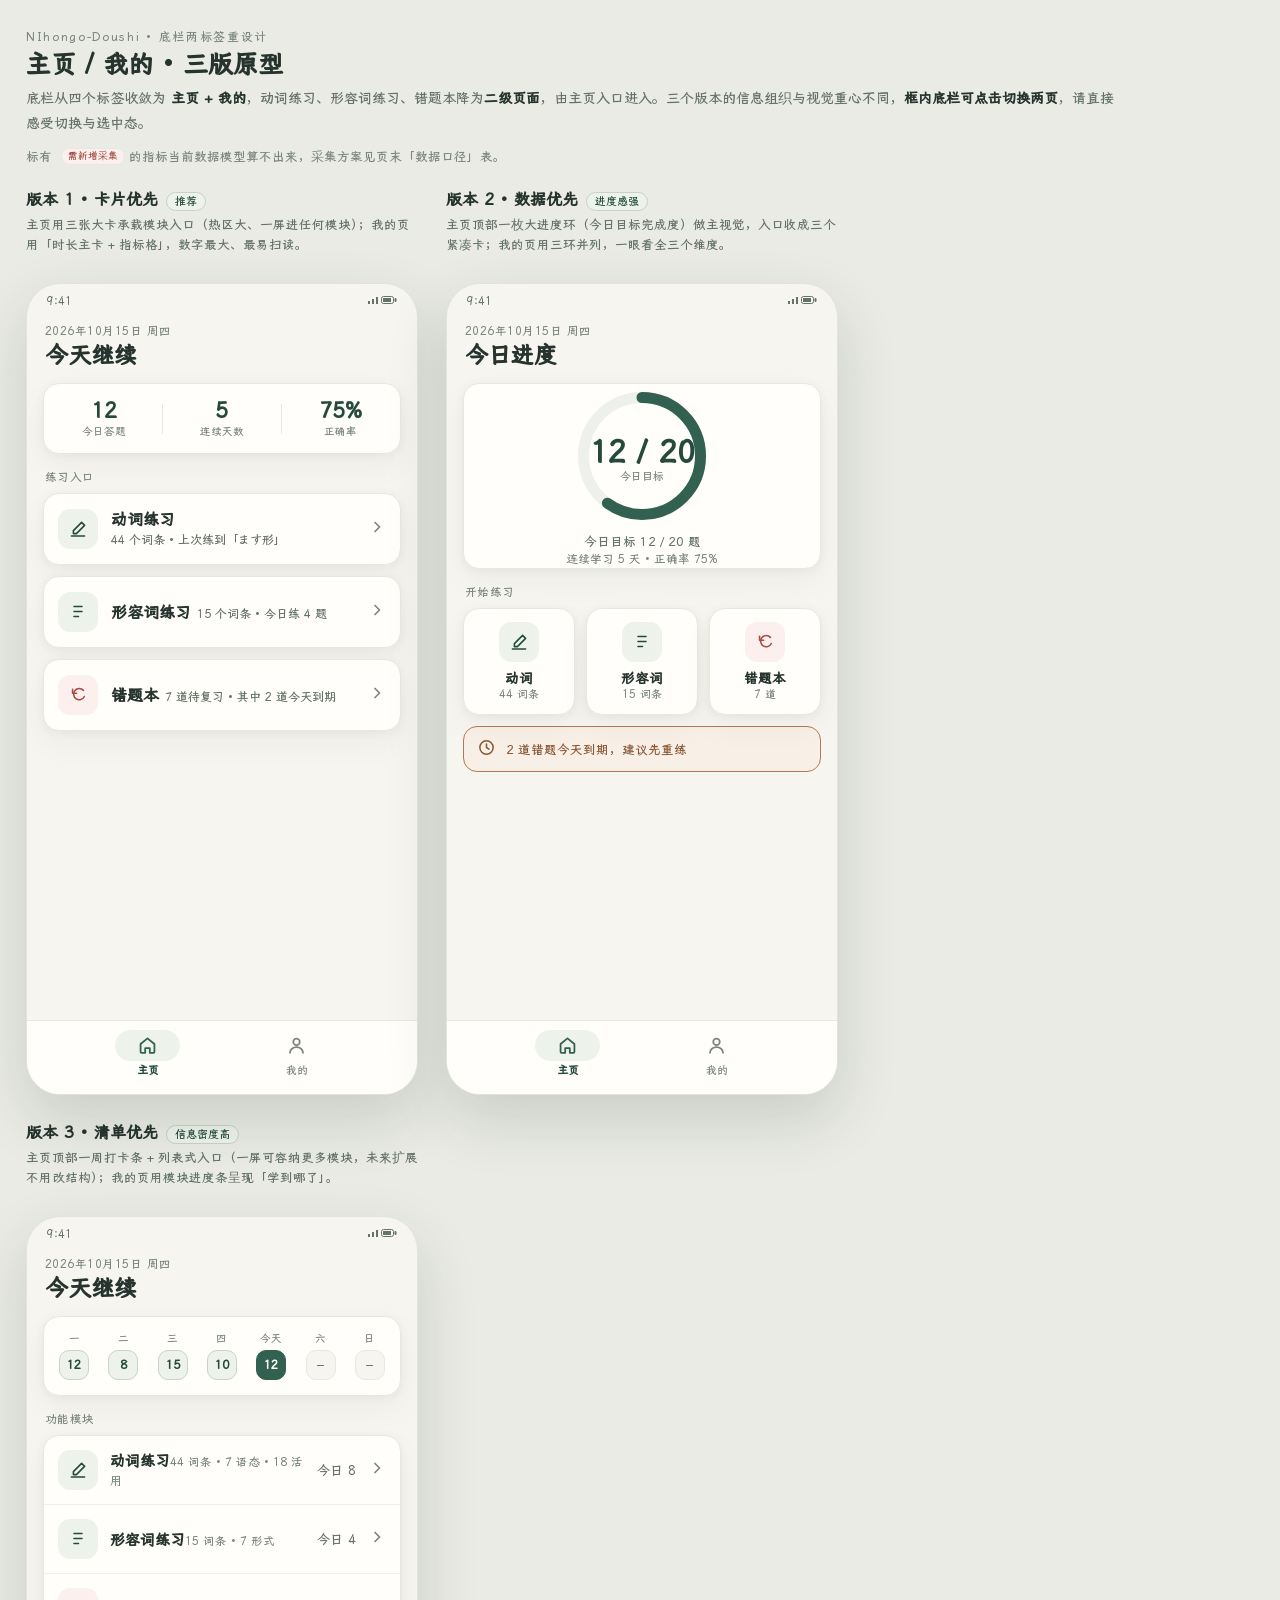
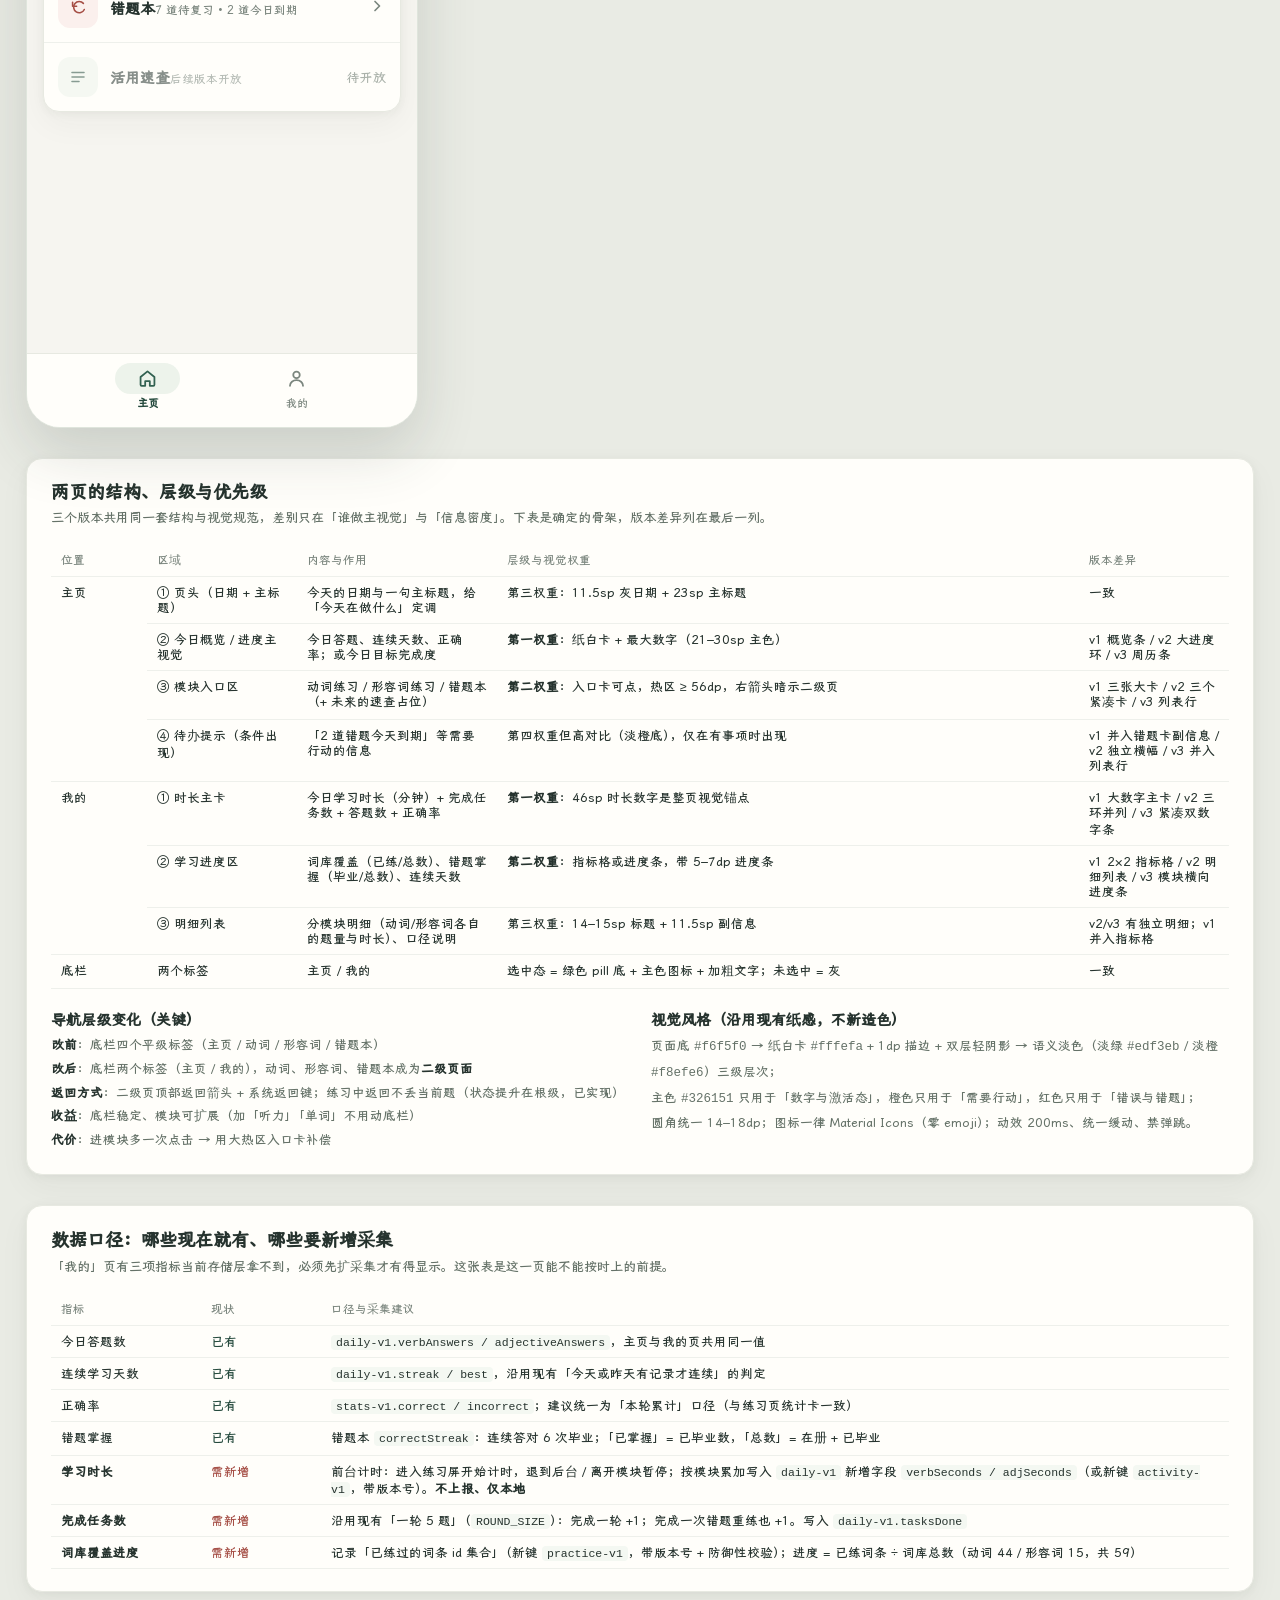
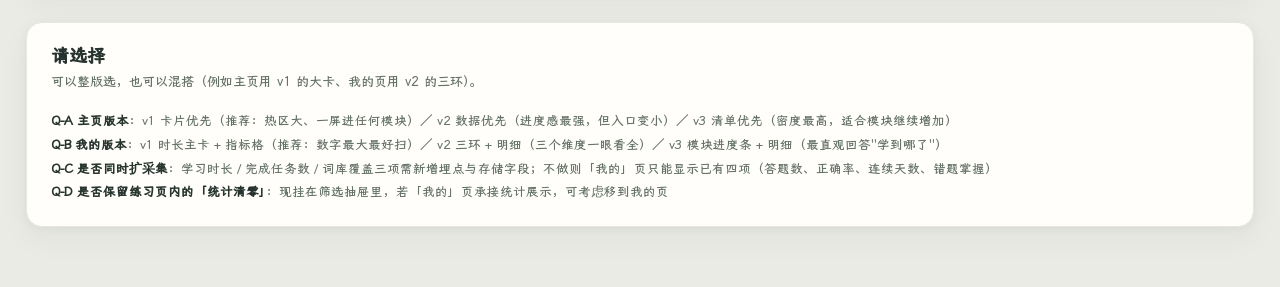
<file: docs/design/home-mine-prototypes.html>
<!DOCTYPE html>
<html lang="zh-CN">
<head>
<meta charset="utf-8">
<meta name="viewport" content="width=device-width, initial-scale=1">
<title>主页 / 我的 · 两标签重设计原型（3 版）</title>
<style>
  :root {
    --paper: #f6f5f0;
    --surface: #fffefa;
    --ink: #26332e;
    --muted: #7b867e;
    --line: #e7e9e1;
    --line-faint: #eef0eb;
    --line-control: #dfe5dc;
    --line-accent: #c6d4c7;
    --green: #326151;
    --green-dark: #254a3d;
    --green-pale: #edf3eb;
    --bg-pale-green: #f4f8f2;
    --bg-pale-strong: #e9eee7;
    --orange: #b8784f;
    --orange-pale: #f8efe6;
    --orange-deep: #895936;
    --red: #a54e45;
    --red-pale: #fbf0ed;
    --text-strong: #657268;
    --reading: #839087;
    --meaning: #627967;
    --shadow-card: 0 2px 10px rgba(43, 55, 47, 0.05), 0 12px 32px rgba(43, 55, 47, 0.045);
    --ease: cubic-bezier(0.22, 0.61, 0.36, 1);
  }
  @font-face {
    font-family: "LXGW ZhenKai GB";
    src: url("../../web/font/LXGWZhenKaiGB-Regular.subset.woff2") format("woff2");
    font-display: swap;
  }
  * { box-sizing: border-box; }
  body {
    margin: 0; background: #e9ebe4; color: var(--ink);
    font-family: "LXGW ZhenKai GB", "Yu Gothic", "Noto Sans JP", "Microsoft YaHei", sans-serif;
    -webkit-font-smoothing: antialiased;
  }
  .page-wrap { max-width: 1500px; margin: 0 auto; padding: 30px 26px 60px; }
  .eyebrow { font-size: 12px; letter-spacing: 0.14em; color: var(--muted); margin: 0 0 6px; }
  h1 { font-size: 25px; margin: 0 0 8px; }
  .lede { margin: 0 0 6px; color: var(--text-strong); font-size: 14px; line-height: 1.75; max-width: 1100px; }
  .lede b { color: var(--ink); }
  .hint-line { font-size: 12.5px; color: var(--muted); margin: 12px 0 24px; }
  .stage { display: flex; flex-wrap: wrap; gap: 28px; align-items: flex-start; }
  .variant { width: 392px; flex: 0 0 auto; }
  .variant-title { display: flex; align-items: baseline; gap: 8px; margin: 0 0 4px; font-size: 16px; font-weight: 700; }
  .tag {
    font-size: 11px; font-weight: 400; color: var(--green-dark);
    background: var(--green-pale); border: 1px solid var(--line-accent);
    border-radius: 999px; padding: 2px 8px;
  }
  .variant-note { font-size: 12.5px; color: var(--text-strong); line-height: 1.6; margin: 0 0 12px; min-height: 56px; }

  .phone {
    width: 392px; height: 812px; background: var(--paper);
    border-radius: 34px; border: 1px solid var(--line-control);
    box-shadow: 0 24px 60px rgba(43, 55, 47, 0.16);
    overflow: hidden; display: flex; flex-direction: column; position: relative;
  }
  .status-bar {
    height: 34px; display: flex; align-items: center; justify-content: space-between;
    padding: 0 20px; font-size: 11px; color: var(--text-strong); flex: 0 0 auto;
  }
  .screen { flex: 1 1 auto; overflow-y: auto; padding: 0 16px 12px; scrollbar-width: none; }
  .screen::-webkit-scrollbar { display: none; }
  .screen-page { display: none; }
  .screen-page.active { display: block; animation: rise 200ms var(--ease); }
  @keyframes rise { from { opacity: 0; transform: translateY(5px); } to { opacity: 1; transform: none; } }

  /* ---------- 通用 ---------- */
  .head { padding: 6px 2px 14px; }
  .head .k { font-size: 11.5px; color: var(--muted); letter-spacing: 0.04em; }
  .head h2 { font-size: 23px; margin: 4px 0 0; font-weight: 700; }
  .card {
    background: var(--surface); border: 1px solid var(--line); border-radius: 16px;
    box-shadow: var(--shadow-card); padding: 15px;
  }
  .muted { color: var(--muted); }
  .strong { color: var(--text-strong); }
  .icon-block {
    width: 40px; height: 40px; border-radius: 12px; background: var(--green-pale);
    display: flex; align-items: center; justify-content: center; color: var(--green-dark); flex: 0 0 auto;
  }
  .icon-block.orange { background: var(--orange-pale); color: var(--orange-deep); }
  .icon-block.red { background: var(--red-pale); color: var(--red); }

  /* 概览条 */
  .glance { display: flex; align-items: center; gap: 14px; }
  .glance .item { flex: 1 1 0; text-align: center; }
  .glance .item .v { font-size: 21px; font-weight: 700; color: var(--green-dark); }
  .glance .item .k { font-size: 10.5px; color: var(--muted); margin-top: 2px; }
  .glance .sep { width: 1px; height: 30px; background: var(--line); }

  /* 大入口卡 */
  .entry-card {
    display: flex; align-items: center; gap: 13px;
    background: var(--surface); border: 1px solid var(--line); border-radius: 16px;
    box-shadow: var(--shadow-card); padding: 15px 14px; margin-bottom: 11px;
    cursor: pointer; transition: border-color 140ms var(--ease), background 140ms var(--ease);
  }
  .entry-card:hover { border-color: var(--line-accent); background: var(--bg-pale-green); }
  .entry-card .body { flex: 1 1 auto; min-width: 0; }
  .entry-card .t { font-size: 16px; font-weight: 700; }
  .entry-card .s { font-size: 12px; color: var(--text-strong); margin-top: 3px; }
  .entry-card .go { flex: 0 0 auto; color: var(--muted); }

  /* 紧凑入口（横排） */
  .entry-row { display: flex; gap: 11px; }
  .entry-mini {
    flex: 1 1 0; background: var(--surface); border: 1px solid var(--line);
    border-radius: 16px; box-shadow: var(--shadow-card); padding: 13px 10px;
    text-align: center; cursor: pointer;
  }
  .entry-mini:hover { border-color: var(--line-accent); }
  .entry-mini .t { font-size: 13.5px; font-weight: 700; margin-top: 8px; }
  .entry-mini .s { font-size: 11px; color: var(--muted); margin-top: 2px; }
  .entry-mini .icon-block { margin: 0 auto; }

  /* 列表入口 */
  .list-card {
    background: var(--surface); border: 1px solid var(--line); border-radius: 16px;
    box-shadow: var(--shadow-card); overflow: hidden;
  }
  .list-row {
    display: flex; align-items: center; gap: 12px; padding: 14px;
    border-bottom: 1px solid var(--line-faint); cursor: pointer;
  }
  .list-row:last-child { border-bottom: none; }
  .list-row:hover { background: var(--bg-pale-green); }
  .list-row .body { flex: 1 1 auto; }
  .list-row .t { font-size: 15px; font-weight: 700; }
  .list-row .s { font-size: 11.5px; color: var(--muted); margin-top: 2px; }
  .list-row .num { font-size: 13px; color: var(--text-strong); flex: 0 0 auto; }
  .list-row .go { color: var(--muted); flex: 0 0 auto; }
  .list-row.dim { opacity: 0.55; cursor: default; }
  .list-row.dim:hover { background: var(--surface); }

  /* 周历 */
  .week { display: flex; justify-content: space-between; }
  .week .d { text-align: center; }
  .week .d .n { font-size: 10.5px; color: var(--muted); }
  .week .d .dot {
    width: 30px; height: 30px; border-radius: 10px; margin-top: 5px;
    display: flex; align-items: center; justify-content: center;
    font-size: 12px; color: var(--text-strong); background: var(--paper);
    border: 1px solid var(--line);
  }
  .week .d.done .dot { background: var(--green-pale); border-color: var(--line-accent); color: var(--green-dark); font-weight: 700; }
  .week .d.today .dot { background: var(--green); border-color: var(--green); color: #fffefa; font-weight: 700; }

  /* 进度环 */
  .ring-wrap { display: flex; flex-direction: column; align-items: center; gap: 8px; padding: 6px 0 2px; }
  .ring { position: relative; }
  .ring .val { position: absolute; inset: 0; display: flex; flex-direction: column; align-items: center; justify-content: center; }
  .ring .val b { font-size: 30px; font-weight: 700; color: var(--green-dark); }
  .ring .val span { font-size: 11px; color: var(--muted); }
  .ring-mini { position: relative; width: 76px; height: 76px; }
  .ring-mini .val { position: absolute; inset: 0; display: flex; flex-direction: column; align-items: center; justify-content: center; }
  .ring-mini .val b { font-size: 17px; font-weight: 700; color: var(--green-dark); }
  .ring-mini .val span { font-size: 9.5px; color: var(--muted); }

  /* 指标格 */
  .metrics { display: grid; grid-template-columns: 1fr 1fr; gap: 11px; }
  .metric { background: var(--surface); border: 1px solid var(--line); border-radius: 14px; padding: 13px; }
  .metric .v { font-size: 22px; font-weight: 700; }
  .metric .v small { font-size: 11.5px; font-weight: 400; color: var(--muted); margin-left: 3px; }
  .metric .k { font-size: 11px; color: var(--muted); margin-top: 3px; }
  .metric .bar { height: 5px; border-radius: 999px; background: var(--line-faint); margin-top: 9px; overflow: hidden; }
  .metric .bar i { display: block; height: 100%; border-radius: 999px; background: var(--green); }

  /* 时长主卡 */
  .big-card { background: var(--surface); border: 1px solid var(--line); border-radius: 18px; box-shadow: var(--shadow-card); padding: 18px 16px; }
  .duration { display: flex; align-items: flex-end; gap: 10px; }
  .duration .num { font-size: 46px; font-weight: 700; line-height: 1; color: var(--green-dark); }
  .duration .unit { font-size: 14px; color: var(--muted); padding-bottom: 6px; }
  .duration-side { display: flex; gap: 18px; margin-top: 14px; padding-top: 13px; border-top: 1px dashed var(--line); }
  .duration-side .item .v { font-size: 18px; font-weight: 700; }
  .duration-side .item .k { font-size: 10.5px; color: var(--muted); margin-top: 2px; }

  /* 模块进度条 */
  .mod-line { margin-bottom: 13px; }
  .mod-line .top { display: flex; justify-content: space-between; font-size: 12.5px; }
  .mod-line .top b { font-weight: 700; }
  .mod-line .track { height: 7px; border-radius: 999px; background: var(--line-faint); margin-top: 7px; overflow: hidden; }
  .mod-line .track i { display: block; height: 100%; border-radius: 999px; }

  .section-label { font-size: 11.5px; color: var(--muted); letter-spacing: 0.04em; margin: 16px 2px 9px; }

  /* 待复习横幅 */
  .banner {
    display: flex; align-items: center; gap: 10px;
    background: var(--orange-pale); border: 1px solid var(--orange);
    border-radius: 14px; padding: 11px 13px; font-size: 12.5px; color: var(--orange-deep);
  }

  /* 数据来源标记 */
  .need {
    display: inline-block; font-size: 9.5px; color: var(--red); background: var(--red-pale);
    border: 1px solid var(--line); border-radius: 999px; padding: 1px 6px; margin-left: 5px; vertical-align: 2px;
  }

  /* 底栏（两标签） */
  .tabbar {
    flex: 0 0 auto; height: 74px; border-top: 1px solid var(--line); background: var(--surface);
    display: flex; align-items: center; padding: 0 46px 14px;
  }
  .tab {
    flex: 1 1 0; display: flex; flex-direction: column; align-items: center; gap: 3px;
    font-size: 11px; color: var(--muted); cursor: pointer; padding-top: 6px;
  }
  .tab .pill {
    display: flex; align-items: center; justify-content: center;
    padding: 5px 22px; border-radius: 999px; transition: background 150ms var(--ease), color 150ms var(--ease);
  }
  .tab.active { color: var(--green-dark); font-weight: 700; }
  .tab.active .pill { background: var(--green-pale); }
  .tab.active .pill svg { color: var(--green); }

  /* 说明区 */
  .panel { background: var(--surface); border: 1px solid var(--line); border-radius: 16px; box-shadow: var(--shadow-card); padding: 22px 24px; margin-top: 30px; }
  .panel h2 { font-size: 18px; margin: 0 0 4px; }
  .panel .sub { font-size: 13px; color: var(--text-strong); margin: 0 0 16px; line-height: 1.7; }
  table { border-collapse: collapse; width: 100%; font-size: 12.5px; }
  th, td { text-align: left; padding: 8px 10px; border-bottom: 1px solid var(--line-faint); vertical-align: top; }
  th { color: var(--muted); font-weight: 400; font-size: 11.5px; }
  td code { font-family: Consolas, monospace; font-size: 11.5px; background: var(--bg-pale-green); padding: 1px 5px; border-radius: 4px; }
  .ok { color: var(--green-dark); }
  .warn { color: var(--red); }
  .two-col { display: grid; grid-template-columns: 1fr 1fr; gap: 22px; }
  .kv { font-size: 12.5px; color: var(--text-strong); line-height: 1.9; }
  .kv b { color: var(--ink); }
</style>
</head>
<body>
<div class="page-wrap">

  <header>
    <p class="eyebrow">NIhongo-Doushi · 底栏两标签重设计</p>
    <h1>主页 / 我的 · 三版原型</h1>
    <p class="lede">
      底栏从四个标签收敛为 <b>主页 + 我的</b>，动词练习、形容词练习、错题本降为<b>二级页面</b>，由主页入口进入。三个版本的信息组织与视觉重心不同，<b>框内底栏可点击切换两页</b>，请直接感受切换与选中态。
    </p>
    <p class="hint-line">标有 <span class="need">需新增采集</span> 的指标当前数据模型算不出来，采集方案见页末「数据口径」表。</p>
  </header>

  <div class="stage">

    <!-- ================= 版本 1：卡片优先 ================= -->
    <section class="variant">
      <h2 class="variant-title">版本 1 · 卡片优先 <span class="tag">推荐</span></h2>
      <p class="variant-note">主页用三张大卡承载模块入口（热区大、一屏进任何模块）；我的页用「时长主卡 + 指标格」，数字最大、最易扫读。</p>
      <div class="phone" data-variant="1">
        <div class="status-bar"><span>9:41</span><span class="status-icons" data-icons="status"></span></div>
        <div class="screen">
          <!-- 主页 -->
          <div class="screen-page active" data-page="home">
            <div class="head">
              <div class="k">2026年10月15日 周四</div>
              <h2>今天继续</h2>
            </div>
            <div class="card glance">
              <div class="item"><div class="v">12</div><div class="k">今日答题</div></div>
              <div class="sep"></div>
              <div class="item"><div class="v">5</div><div class="k">连续天数</div></div>
              <div class="sep"></div>
              <div class="item"><div class="v">75%</div><div class="k">正确率</div></div>
            </div>
            <div class="section-label">练习入口</div>
            <div class="entry-card">
              <span class="icon-block" data-icons="verb"></span>
              <span class="body">
                <span class="t">动词练习</span>
                <span class="s">44 个词条 · 上次练到「ます形」</span>
              </span>
              <span class="go" data-icons="chev"></span>
            </div>
            <div class="entry-card">
              <span class="icon-block" data-icons="adj"></span>
              <span class="body">
                <span class="t">形容词练习</span>
                <span class="s">15 个词条 · 今日练 4 题</span>
              </span>
              <span class="go" data-icons="chev"></span>
            </div>
            <div class="entry-card">
              <span class="icon-block red" data-icons="wrong"></span>
              <span class="body">
                <span class="t">错题本</span>
                <span class="s">7 道待复习 · 其中 2 道今天到期</span>
              </span>
              <span class="go" data-icons="chev"></span>
            </div>
          </div>

          <!-- 我的 -->
          <div class="screen-page" data-page="mine">
            <div class="head">
              <div class="k">今天 · 10月15日</div>
              <h2>我的</h2>
            </div>
            <div class="big-card">
              <div class="duration">
                <span class="num">24</span>
                <span class="unit">分钟 · 今日学习时长 <span class="need">需新增采集</span></span>
              </div>
              <div class="duration-side">
                <div class="item"><div class="v">3</div><div class="k">完成任务<span class="need">需新增</span></div></div>
                <div class="item"><div class="v">12</div><div class="k">答题数</div></div>
                <div class="item"><div class="v">75%</div><div class="k">正确率</div></div>
              </div>
            </div>
            <div class="section-label">学习进度</div>
            <div class="metrics">
              <div class="metric">
                <div class="v">18<small>/ 59</small></div>
                <div class="k">词库已练词条<span class="need">需新增</span></div>
                <div class="bar"><i style="width:31%"></i></div>
              </div>
              <div class="metric">
                <div class="v">2<small>/ 9</small></div>
                <div class="k">错题已掌握</div>
                <div class="bar"><i style="width:22%"></i></div>
              </div>
              <div class="metric">
                <div class="v">5<small>天</small></div>
                <div class="k">连续学习</div>
                <div class="bar"><i style="width:50%"></i></div>
              </div>
              <div class="metric">
                <div class="v">36<small>题</small></div>
                <div class="k">本周累计答题</div>
                <div class="bar"><i style="width:60%"></i></div>
              </div>
            </div>
          </div>
        </div>
        <div class="tabbar" data-tabbar></div>
      </div>
    </section>

    <!-- ================= 版本 2：数据优先 ================= -->
    <section class="variant">
      <h2 class="variant-title">版本 2 · 数据优先 <span class="tag">进度感强</span></h2>
      <p class="variant-note">主页顶部一枚大进度环（今日目标完成度）做主视觉，入口收成三个紧凑卡；我的页用三环并列，一眼看全三个维度。</p>
      <div class="phone" data-variant="2">
        <div class="status-bar"><span>9:41</span><span class="status-icons" data-icons="status"></span></div>
        <div class="screen">
          <div class="screen-page active" data-page="home">
            <div class="head">
              <div class="k">2026年10月15日 周四</div>
              <h2>今日进度</h2>
            </div>
            <div class="card ring-wrap">
              <div class="ring" data-ring="60"></div>
              <div style="text-align:center">
                <div style="font-size:12.5px;color:var(--text-strong)">今日目标 12 / 20 题</div>
                <div style="font-size:11.5px;color:var(--muted);margin-top:3px">连续学习 5 天 · 正确率 75%</div>
              </div>
            </div>
            <div class="section-label">开始练习</div>
            <div class="entry-row">
              <div class="entry-mini">
                <span class="icon-block" data-icons="verb"></span>
                <div class="t">动词</div>
                <div class="s">44 词条</div>
              </div>
              <div class="entry-mini">
                <span class="icon-block" data-icons="adj"></span>
                <div class="t">形容词</div>
                <div class="s">15 词条</div>
              </div>
              <div class="entry-mini">
                <span class="icon-block red" data-icons="wrong"></span>
                <div class="t">错题本</div>
                <div class="s">7 道</div>
              </div>
            </div>
            <div style="margin-top:11px" class="banner">
              <span data-icons="clock"></span>
              <span>2 道错题今天到期，建议先重练</span>
            </div>
          </div>

          <div class="screen-page" data-page="mine">
            <div class="head">
              <div class="k">今天 · 10月15日</div>
              <h2>我的</h2>
            </div>
            <div class="card" style="display:flex;justify-content:space-around;padding:16px 12px">
              <div style="text-align:center">
                <div class="ring-mini" data-ring-mini="48"></div>
                <div style="font-size:10.5px;color:var(--muted);margin-top:4px">时长 24 分<span class="need">新</span></div>
              </div>
              <div style="text-align:center">
                <div class="ring-mini" data-ring-mini="60"></div>
                <div style="font-size:10.5px;color:var(--muted);margin-top:4px">任务 3 个<span class="need">新</span></div>
              </div>
              <div style="text-align:center">
                <div class="ring-mini" data-ring-mini="31"></div>
                <div style="font-size:10.5px;color:var(--muted);margin-top:4px">覆盖 31%<span class="need">新</span></div>
              </div>
            </div>
            <div class="section-label">今日明细</div>
            <div class="list-card">
              <div class="list-row">
                <span class="icon-block" data-icons="clock"></span>
                <span class="body"><span class="t">学习时长</span><span class="s">动词 16 分 · 形容词 8 分<span class="need">需新增采集</span></span></span>
                <span class="num">24 分</span>
              </div>
              <div class="list-row">
                <span class="icon-block" data-icons="check"></span>
                <span class="body"><span class="t">完成任务</span><span class="s">每轮 5 题记 1 个<span class="need">需新增</span></span></span>
                <span class="num">3 个</span>
              </div>
              <div class="list-row">
                <span class="icon-block" data-icons="list"></span>
                <span class="body"><span class="t">今日答题</span><span class="s">动词 8 · 形容词 4</span></span>
                <span class="num">12 题</span>
              </div>
              <div class="list-row">
                <span class="icon-block" data-icons="star"></span>
                <span class="body"><span class="t">正确率</span><span class="s">本轮累计口径</span></span>
                <span class="num">75%</span>
              </div>
              <div class="list-row">
                <span class="icon-block red" data-icons="wrong"></span>
                <span class="body"><span class="t">错题掌握</span><span class="s">连续答对 6 次即毕业</span></span>
                <span class="num">2 / 9</span>
              </div>
            </div>
          </div>
        </div>
        <div class="tabbar" data-tabbar></div>
      </div>
    </section>

    <!-- ================= 版本 3：清单优先 ================= -->
    <section class="variant">
      <h2 class="variant-title">版本 3 · 清单优先 <span class="tag">信息密度高</span></h2>
      <p class="variant-note">主页顶部一周打卡条 + 列表式入口（一屏可容纳更多模块，未来扩展不用改结构）；我的页用模块进度条呈现「学到哪了」。</p>
      <div class="phone" data-variant="3">
        <div class="status-bar"><span>9:41</span><span class="status-icons" data-icons="status"></span></div>
        <div class="screen">
          <div class="screen-page active" data-page="home">
            <div class="head">
              <div class="k">2026年10月15日 周四</div>
              <h2>今天继续</h2>
            </div>
            <div class="card">
              <div class="week">
                <div class="d done"><div class="n">一</div><div class="dot">12</div></div>
                <div class="d done"><div class="n">二</div><div class="dot">8</div></div>
                <div class="d done"><div class="n">三</div><div class="dot">15</div></div>
                <div class="d done"><div class="n">四</div><div class="dot">10</div></div>
                <div class="d today"><div class="n">今天</div><div class="dot">12</div></div>
                <div class="d"><div class="n">六</div><div class="dot">–</div></div>
                <div class="d"><div class="n">日</div><div class="dot">–</div></div>
              </div>
            </div>
            <div class="section-label">功能模块</div>
            <div class="list-card">
              <div class="list-row">
                <span class="icon-block" data-icons="verb"></span>
                <span class="body"><span class="t">动词练习</span><span class="s">44 词条 · 7 语态 · 18 活用</span></span>
                <span class="num">今日 8</span>
                <span class="go" data-icons="chev"></span>
              </div>
              <div class="list-row">
                <span class="icon-block" data-icons="adj"></span>
                <span class="body"><span class="t">形容词练习</span><span class="s">15 词条 · 7 形式</span></span>
                <span class="num">今日 4</span>
                <span class="go" data-icons="chev"></span>
              </div>
              <div class="list-row">
                <span class="icon-block red" data-icons="wrong"></span>
                <span class="body"><span class="t">错题本</span><span class="s">7 道待复习 · 2 道今日到期</span></span>
                <span class="go" data-icons="chev"></span>
              </div>
              <div class="list-row dim">
                <span class="icon-block" data-icons="list"></span>
                <span class="body"><span class="t">活用速查</span><span class="s">后续版本开放</span></span>
                <span class="num">待开放</span>
              </div>
            </div>
          </div>

          <div class="screen-page" data-page="mine">
            <div class="head">
              <div class="k">今天 · 10月15日</div>
              <h2>我的</h2>
            </div>
            <div class="card" style="display:flex;align-items:center;gap:16px">
              <div style="flex:1 1 auto">
                <div class="glance" style="gap:0">
                  <div class="item" style="text-align:left">
                    <div class="v" style="font-size:26px">24<small style="font-size:12px;font-weight:400;color:var(--muted)"> 分</small></div>
                    <div class="k">今日学习时长<span class="need">需新增采集</span></div>
                  </div>
                </div>
              </div>
              <div style="width:1px;height:44px;background:var(--line)"></div>
              <div style="text-align:center">
                <div style="font-size:26px;font-weight:700">3</div>
                <div style="font-size:10.5px;color:var(--muted)">完成任务<span class="need">新</span></div>
              </div>
            </div>
            <div class="section-label">学习进度</div>
            <div class="card">
              <div class="mod-line">
                <div class="top"><span>动词 · 已练词条</span><b>12 / 44</b></div>
                <div class="track"><i style="width:27%;background:var(--green)"></i></div>
              </div>
              <div class="mod-line">
                <div class="top"><span>形容词 · 已练词条</span><b>6 / 15</b></div>
                <div class="track"><i style="width:40%;background:var(--green)"></i></div>
              </div>
              <div class="mod-line" style="margin-bottom:0">
                <div class="top"><span>错题本 · 已掌握</span><b>2 / 9</b></div>
                <div class="track"><i style="width:22%;background:var(--orange)"></i></div>
              </div>
            </div>
            <div class="section-label">今日明细</div>
            <div class="list-card">
              <div class="list-row"><span class="body"><span class="t">答题数</span><span class="s">动词 8 · 形容词 4</span></span><span class="num">12 题</span></div>
              <div class="list-row"><span class="body"><span class="t">正确率</span><span class="s">本轮累计口径</span></span><span class="num">75%</span></div>
              <div class="list-row"><span class="body"><span class="t">连续学习</span><span class="s">最长 9 天</span></span><span class="num">5 天</span></div>
            </div>
          </div>
        </div>
        <div class="tabbar" data-tabbar></div>
      </div>
    </section>

  </div>

  <!-- ================= 说明 ================= -->
  <section class="panel">
    <h2>两页的结构、层级与优先级</h2>
    <p class="sub">三个版本共用同一套结构与视觉规范，差别只在「谁做主视觉」与「信息密度」。下表是确定的骨架，版本差异列在最后一列。</p>
    <table>
      <thead><tr><th style="width:96px">位置</th><th style="width:150px">区域</th><th style="width:200px">内容与作用</th><th>层级与视觉权重</th><th style="width:150px">版本差异</th></tr></thead>
      <tbody>
        <tr>
          <td rowspan="4">主页</td>
          <td>① 页头（日期 + 主标题）</td>
          <td>今天的日期与一句主标题，给「今天在做什么」定调</td>
          <td>第三权重：11.5sp 灰日期 + 23sp 主标题</td>
          <td>一致</td>
        </tr>
        <tr>
          <td>② 今日概览 / 进度主视觉</td>
          <td>今日答题、连续天数、正确率；或今日目标完成度</td>
          <td><b>第一权重</b>：纸白卡 + 最大数字（21–30sp 主色）</td>
          <td>v1 概览条 / v2 大进度环 / v3 周历条</td>
        </tr>
        <tr>
          <td>③ 模块入口区</td>
          <td>动词练习 / 形容词练习 / 错题本（+ 未来的速查占位）</td>
          <td><b>第二权重</b>：入口卡可点，热区 ≥ 56dp，右箭头暗示二级页</td>
          <td>v1 三张大卡 / v2 三个紧凑卡 / v3 列表行</td>
        </tr>
        <tr>
          <td>④ 待办提示（条件出现）</td>
          <td>「2 道错题今天到期」等需要行动的信息</td>
          <td>第四权重但高对比（淡橙底），仅在有事项时出现</td>
          <td>v1 并入错题卡副信息 / v2 独立横幅 / v3 并入列表行</td>
        </tr>
        <tr>
          <td rowspan="3">我的</td>
          <td>① 时长主卡</td>
          <td>今日学习时长（分钟）+ 完成任务数 + 答题数 + 正确率</td>
          <td><b>第一权重</b>：46sp 时长数字是整页视觉锚点</td>
          <td>v1 大数字主卡 / v2 三环并列 / v3 紧凑双数字条</td>
        </tr>
        <tr>
          <td>② 学习进度区</td>
          <td>词库覆盖（已练/总数）、错题掌握（毕业/总数）、连续天数</td>
          <td><b>第二权重</b>：指标格或进度条，带 5–7dp 进度条</td>
          <td>v1 2×2 指标格 / v2 明细列表 / v3 模块横向进度条</td>
        </tr>
        <tr>
          <td>③ 明细列表</td>
          <td>分模块明细（动词/形容词各自的题量与时长）、口径说明</td>
          <td>第三权重：14–15sp 标题 + 11.5sp 副信息</td>
          <td>v2/v3 有独立明细；v1 并入指标格</td>
        </tr>
        <tr>
          <td>底栏</td>
          <td>两个标签</td>
          <td>主页 / 我的</td>
          <td>选中态 = 绿色 pill 底 + 主色图标 + 加粗文字；未选中 = 灰</td>
          <td>一致</td>
        </tr>
      </tbody>
    </table>

    <div class="two-col" style="margin-top:22px">
      <div>
        <h2 style="font-size:15px">导航层级变化（关键）</h2>
        <div class="kv">
          <b>改前</b>：底栏四个平级标签（主页 / 动词 / 形容词 / 错题本）<br>
          <b>改后</b>：底栏两个标签（主页 / 我的），动词、形容词、错题本成为<b>二级页面</b><br>
          <b>返回方式</b>：二级页顶部返回箭头 + 系统返回键；练习中返回不丢当前题（状态提升在根级，已实现）<br>
          <b>收益</b>：底栏稳定、模块可扩展（加「听力」「单词」不用动底栏）<br>
          <b>代价</b>：进模块多一次点击 → 用大热区入口卡补偿
        </div>
      </div>
      <div>
        <h2 style="font-size:15px">视觉风格（沿用现有纸感，不新造色）</h2>
        <div class="kv">
          页面底 <code>#f6f5f0</code> → 纸白卡 <code>#fffefa</code> + 1dp 描边 + 双层轻阴影 → 语义淡色（淡绿 <code>#edf3eb</code> / 淡橙 <code>#f8efe6</code>）三级层次；<br>
          主色 <code>#326151</code> 只用于「数字与激活态」，橙色只用于「需要行动」，红色只用于「错误与错题」；<br>
          圆角统一 14–18dp；图标一律 Material Icons（零 emoji）；动效 200ms、统一缓动、禁弹跳。
        </div>
      </div>
    </div>
  </section>

  <section class="panel">
    <h2>数据口径：哪些现在就有、哪些要新增采集</h2>
    <p class="sub">「我的」页有三项指标当前存储层拿不到，必须先扩采集才有得显示。这张表是这一页能不能按时上的前提。</p>
    <table>
      <thead><tr><th style="width:150px">指标</th><th style="width:120px">现状</th><th>口径与采集建议</th></tr></thead>
      <tbody>
        <tr><td>今日答题数</td><td class="ok">已有</td><td><code>daily-v1.verbAnswers / adjectiveAnswers</code>，主页与我的页共用同一值</td></tr>
        <tr><td>连续学习天数</td><td class="ok">已有</td><td><code>daily-v1.streak / best</code>，沿用现有「今天或昨天有记录才连续」的判定</td></tr>
        <tr><td>正确率</td><td class="ok">已有</td><td><code>stats-v1.correct / incorrect</code>；建议统一为「本轮累计」口径（与练习页统计卡一致）</td></tr>
        <tr><td>错题掌握</td><td class="ok">已有</td><td>错题本 <code>correctStreak</code>：连续答对 6 次毕业；「已掌握」= 已毕业数，「总数」= 在册 + 已毕业</td></tr>
        <tr><td><b>学习时长</b></td><td class="warn">需新增</td><td>前台计时：进入练习屏开始计时，退到后台 / 离开模块暂停；按模块累加写入 <code>daily-v1</code> 新增字段 <code>verbSeconds / adjSeconds</code>（或新键 <code>activity-v1</code>，带版本号）。<b>不上报、仅本地</b></td></tr>
        <tr><td><b>完成任务数</b></td><td class="warn">需新增</td><td>沿用现有「一轮 5 题」（<code>ROUND_SIZE</code>）：完成一轮 +1；完成一次错题重练也 +1。写入 <code>daily-v1.tasksDone</code></td></tr>
        <tr><td><b>词库覆盖进度</b></td><td class="warn">需新增</td><td>记录「已练过的词条 id 集合」（新键 <code>practice-v1</code>，带版本号 + 防御性校验）；进度 = 已练词条 ÷ 词库总数（动词 44 / 形容词 15，共 59）</td></tr>
      </tbody>
    </table>
  </section>

  <section class="panel">
    <h2>请选择</h2>
    <p class="sub">可以整版选，也可以混搭（例如主页用 v1 的大卡、我的页用 v2 的三环）。</p>
    <div class="kv">
      <b>Q-A 主页版本</b>：v1 卡片优先（推荐：热区大、一屏进任何模块）／ v2 数据优先（进度感最强，但入口变小）／ v3 清单优先（密度最高，适合模块继续增加）<br>
      <b>Q-B 我的版本</b>：v1 时长主卡 + 指标格（推荐：数字最大最好扫）／ v2 三环 + 明细（三个维度一眼看全）／ v3 模块进度条 + 明细（最直观回答"学到哪了"）<br>
      <b>Q-C 是否同时扩采集</b>：学习时长 / 完成任务数 / 词库覆盖三项需新增埋点与存储字段；不做则「我的」页只能显示已有四项（答题数、正确率、连续天数、错题掌握）<br>
      <b>Q-D 是否保留练习页内的「统计清零」</b>：现挂在筛选抽屉里，若「我的」页承接统计展示，可考虑移到我的页
    </div>
  </section>

</div>

<script>
"use strict";

var ICONS = {
  status: '<svg width="14" height="10" viewBox="0 0 14 10" aria-hidden="true"><path d="M1 9h2V6H1zM5 9h2V4H5zM9 9h2V2H9z" fill="#657268"/></svg><svg width="16" height="10" viewBox="0 0 16 10" aria-hidden="true"><rect x="0.5" y="1.5" width="12" height="7" rx="2" fill="none" stroke="#657268"/><rect x="2" y="3" width="8" height="4" fill="#657268"/><rect x="13.5" y="3" width="2" height="4" rx="1" fill="#657268"/></svg>',
  home: '<svg width="21" height="21" viewBox="0 0 20 20" aria-hidden="true"><path d="M3.4 8.6 10 3.2l6.6 5.4V16a1 1 0 0 1-1 1h-3.4v-4.4H7.8V17H4.4a1 1 0 0 1-1-1z" fill="none" stroke="currentColor" stroke-width="1.7" stroke-linejoin="round"/></svg>',
  mine: '<svg width="21" height="21" viewBox="0 0 20 20" aria-hidden="true"><circle cx="10" cy="6.6" r="3.1" fill="none" stroke="currentColor" stroke-width="1.7"/><path d="M3.8 17c0-3.2 2.8-5.4 6.2-5.4s6.2 2.2 6.2 5.4" fill="none" stroke="currentColor" stroke-width="1.7" stroke-linecap="round"/></svg>',
  verb: '<svg width="20" height="20" viewBox="0 0 20 20" aria-hidden="true"><path d="M13.6 3.4 16.6 6.4 8.4 14.6H5.4v-3z" fill="none" stroke="currentColor" stroke-width="1.6" stroke-linejoin="round"/><path d="M3.4 17h13.2" stroke="currentColor" stroke-width="1.6" stroke-linecap="round"/></svg>',
  adj: '<svg width="20" height="20" viewBox="0 0 20 20" aria-hidden="true"><path d="M6 4.5h8M6 9.5h8M6 14.5h4.5" stroke="currentColor" stroke-width="1.6" stroke-linecap="round"/></svg>',
  wrong: '<svg width="20" height="20" viewBox="0 0 20 20" aria-hidden="true"><path d="M15.4 5.4a5.6 5.6 0 1 0 .9 6.1" fill="none" stroke="currentColor" stroke-width="1.6" stroke-linecap="round"/><path d="M4.6 4.2v4h4" fill="none" stroke="currentColor" stroke-width="1.6" stroke-linecap="round" stroke-linejoin="round"/></svg>',
  list: '<svg width="20" height="20" viewBox="0 0 20 20" aria-hidden="true"><path d="M4 5.5h12M4 10h12M4 14.5h7" stroke="currentColor" stroke-width="1.6" stroke-linecap="round"/></svg>',
  check: '<svg width="20" height="20" viewBox="0 0 20 20" aria-hidden="true"><path d="M4.5 10.6l3.6 3.6 7.4-7.8" fill="none" stroke="currentColor" stroke-width="1.9" stroke-linecap="round" stroke-linejoin="round"/></svg>',
  star: '<svg width="20" height="20" viewBox="0 0 20 20" aria-hidden="true"><path d="M10 3.4l2 4.1 4.5.6-3.3 3.2.8 4.5L10 13.7l-4 2.1.8-4.5L3.5 8.1l4.5-.6z" fill="none" stroke="currentColor" stroke-width="1.5" stroke-linejoin="round"/></svg>',
  clock: '<svg width="19" height="19" viewBox="0 0 20 20" aria-hidden="true"><circle cx="10" cy="10" r="7" fill="none" stroke="currentColor" stroke-width="1.6"/><path d="M10 6.2V10l2.6 1.7" fill="none" stroke="currentColor" stroke-width="1.6" stroke-linecap="round"/></svg>',
  chev: '<svg width="18" height="18" viewBox="0 0 18 18" aria-hidden="true"><path d="M7 4.5l4.5 4.5L7 13.5" fill="none" stroke="currentColor" stroke-width="1.7" stroke-linecap="round" stroke-linejoin="round"/></svg>'
};

function injectIcons(root) {
  root.querySelectorAll("[data-icons]").forEach(function (el) {
    var svg = ICONS[el.getAttribute("data-icons")];
    if (svg) { el.innerHTML = svg; }
  });
}

function ringSvg(size, stroke, percent, innerText, subText) {
  var r = (size - stroke) / 2 - 2, c = 2 * Math.PI * r, dash = c * percent / 100;
  return '<svg width="' + size + '" height="' + size + '" viewBox="0 0 ' + size + ' ' + size + '">' +
    '<circle cx="' + size / 2 + '" cy="' + size / 2 + '" r="' + r + '" fill="none" stroke="#eef0eb" stroke-width="' + stroke + '"/>' +
    '<circle cx="' + size / 2 + '" cy="' + size / 2 + '" r="' + r + '" fill="none" stroke="#326151" stroke-width="' + stroke + '" stroke-linecap="round" stroke-dasharray="' + dash.toFixed(1) + ' ' + c.toFixed(1) + '" transform="rotate(-90 ' + size / 2 + ' ' + size / 2 + ')"/></svg>' +
    '<span class="val"><b>' + innerText + '</b><span>' + (subText || "") + '</span></span>';
}

function tabbar(active) {
  return [["home", "主页"], ["mine", "我的"]].map(function (it) {
    return '<div class="tab' + (it[0] === active ? " active" : "") + '" data-tab="' + it[0] + '">' +
      '<span class="pill">' + ICONS[it[0]] + "</span><span>" + it[1] + "</span></div>";
  }).join("");
}

document.querySelectorAll(".phone").forEach(function (phone) {
  var bar = phone.querySelector("[data-tabbar]");
  var pages = phone.querySelectorAll(".screen-page");

  function show(target) {
    bar.innerHTML = tabbar(target);
    pages.forEach(function (page) {
      page.classList.toggle("active", page.getAttribute("data-page") === target);
    });
    phone.querySelectorAll(".tab").forEach(function (tab) {
      tab.addEventListener("click", function () { show(tab.getAttribute("data-tab")); });
    });
  }
  show("home");

  phone.querySelectorAll("[data-ring]").forEach(function (el) {
    var percent = Number(el.getAttribute("data-ring"));
    el.innerHTML = ringSvg(132, 11, percent, "12 / 20", "今日目标");
  });
  phone.querySelectorAll("[data-ring-mini]").forEach(function (el) {
    var percent = Number(el.getAttribute("data-ring-mini"));
    var map = { "48": ["24", "分钟"], "60": ["3", "个"], "31": ["31%", "覆盖"] };
    var value = map[el.getAttribute("data-ring-mini")] || ["—", ""];
    el.innerHTML = ringSvg(76, 7, percent, value[0], value[1]);
  });

  injectIcons(phone);
});
</script>
</body>
</html>
</file>
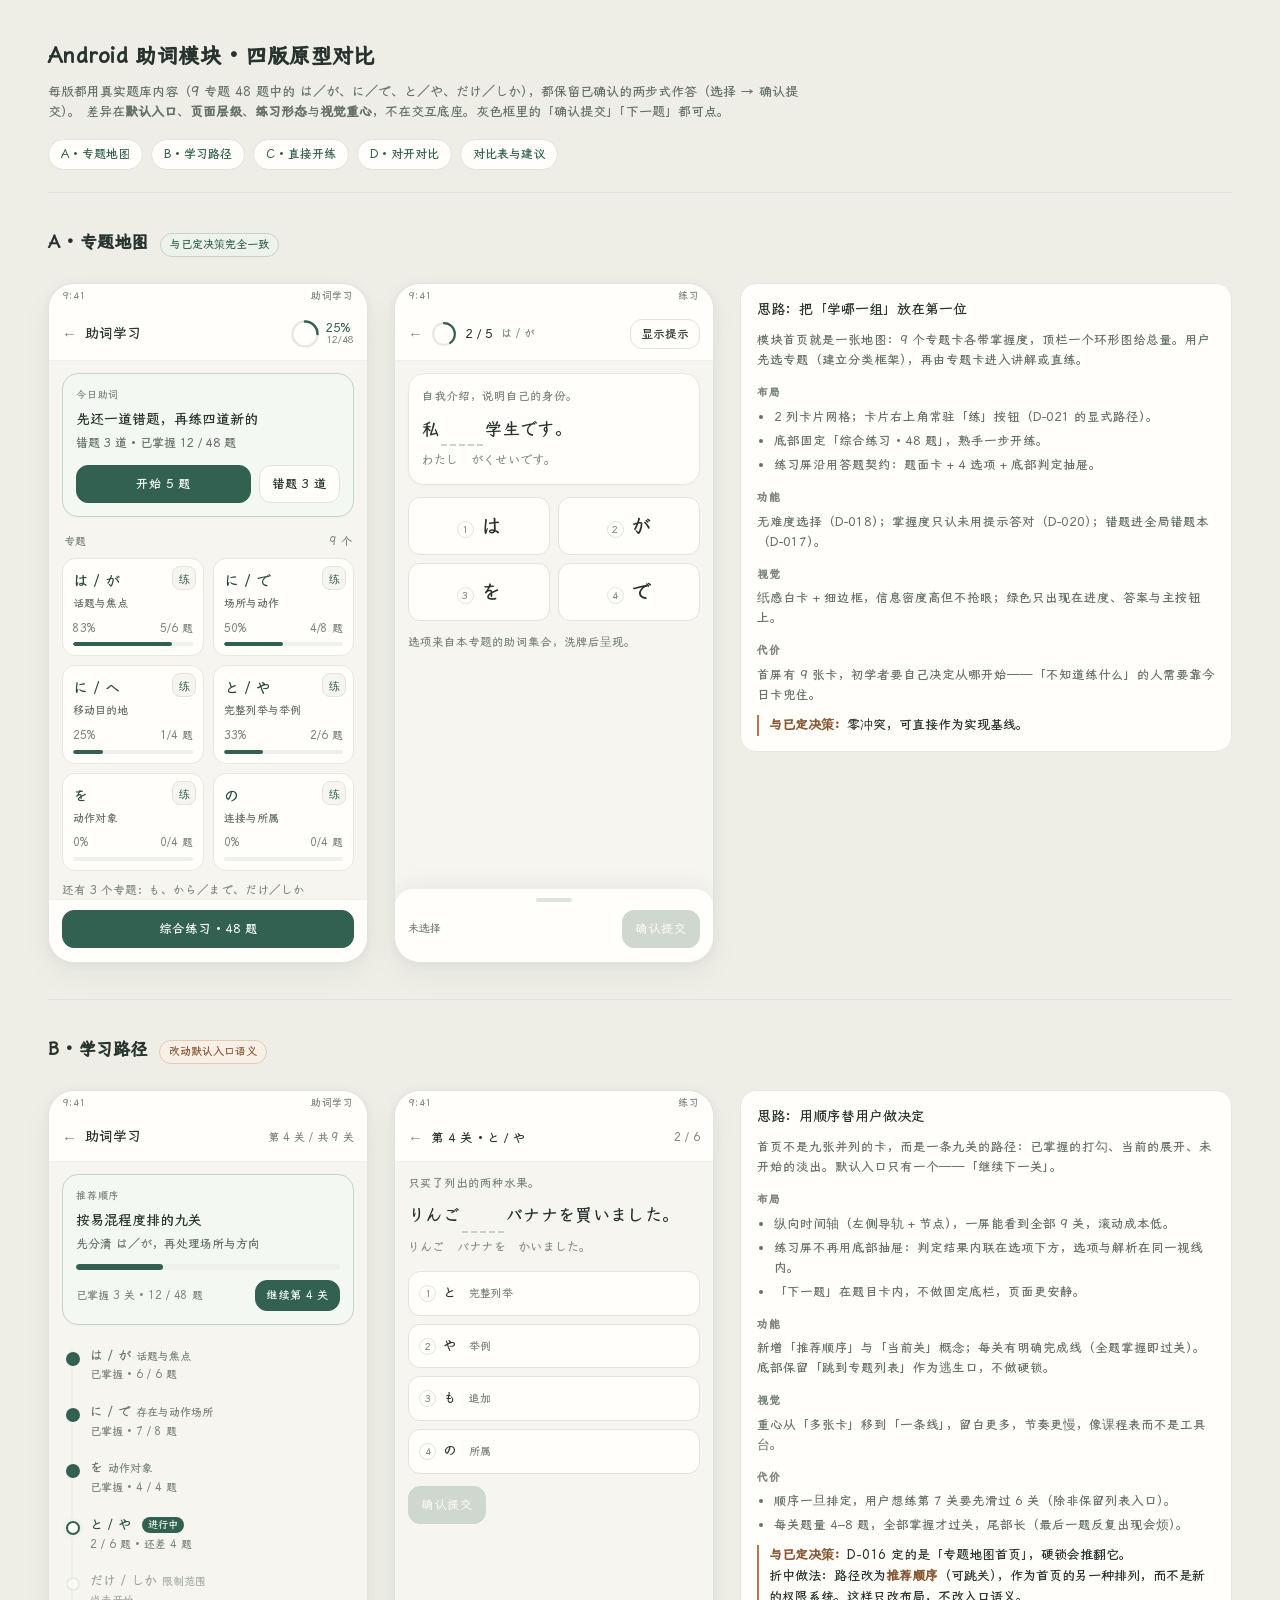
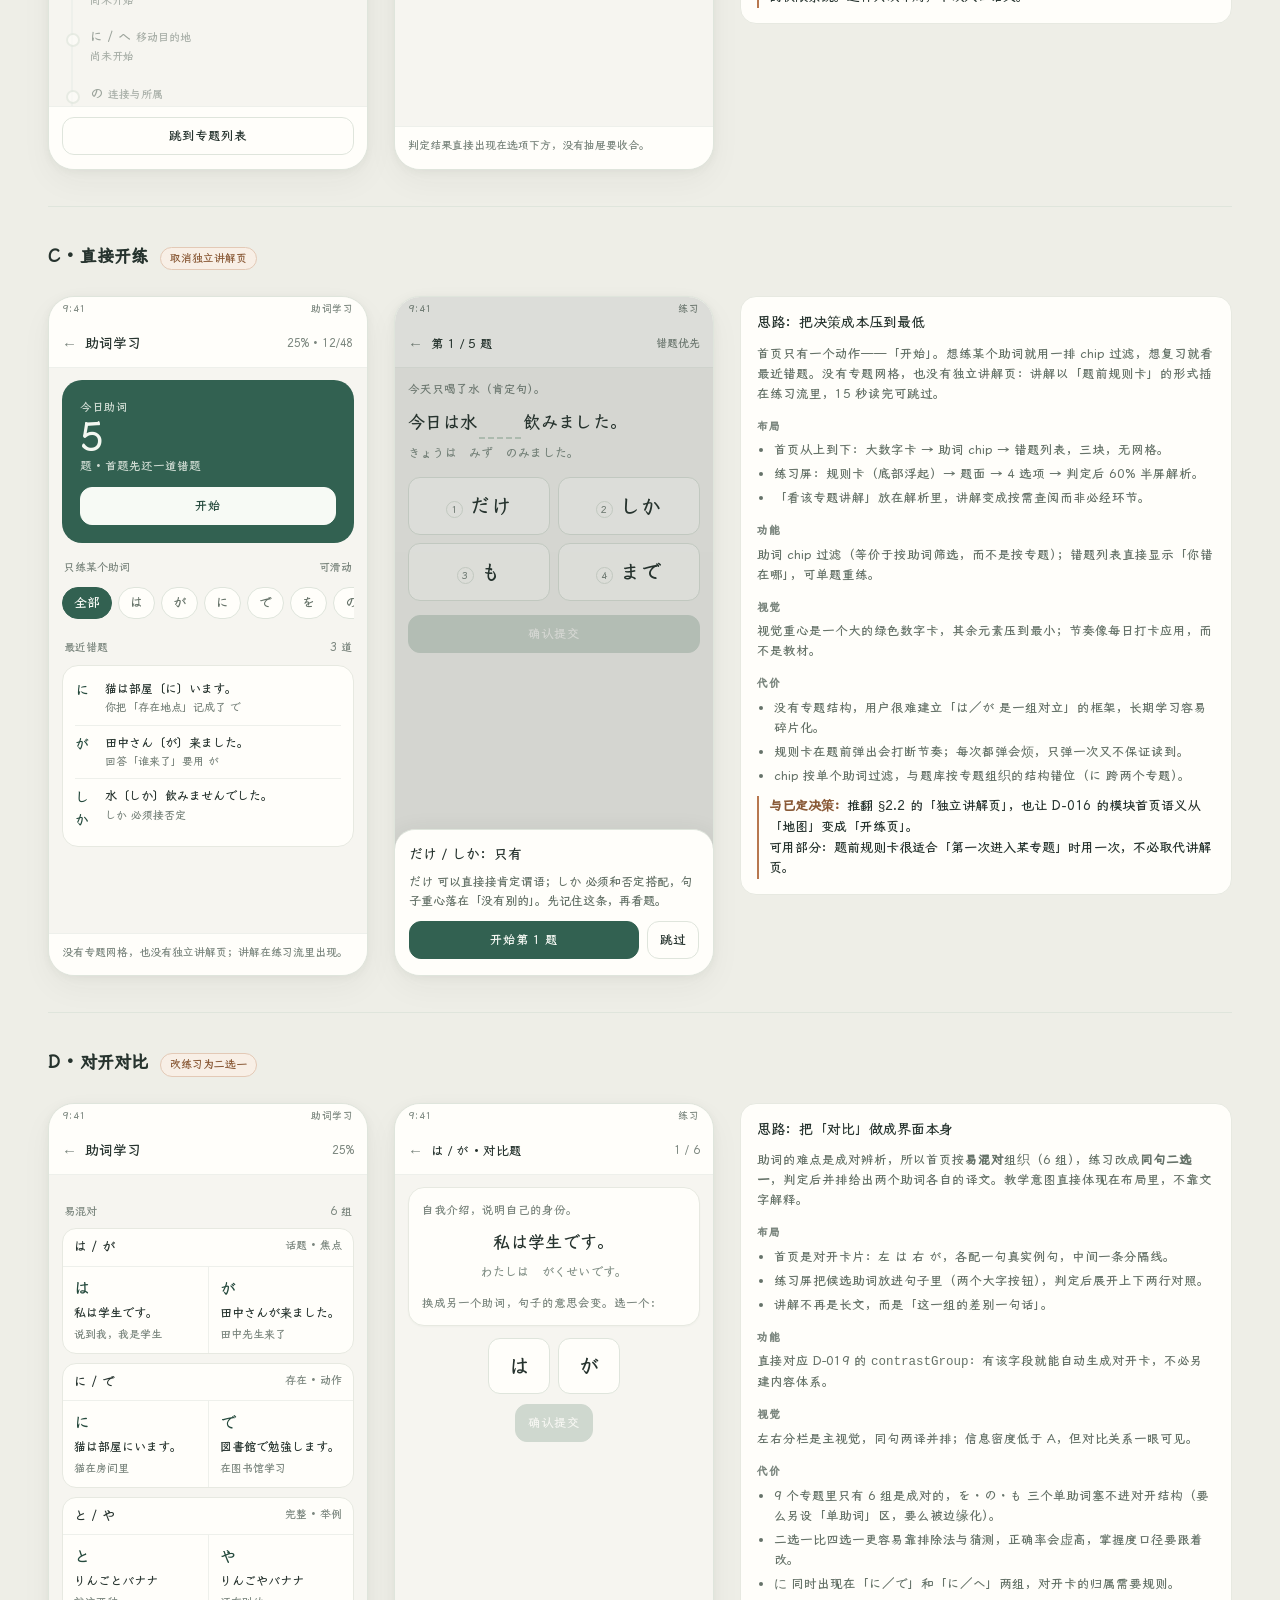
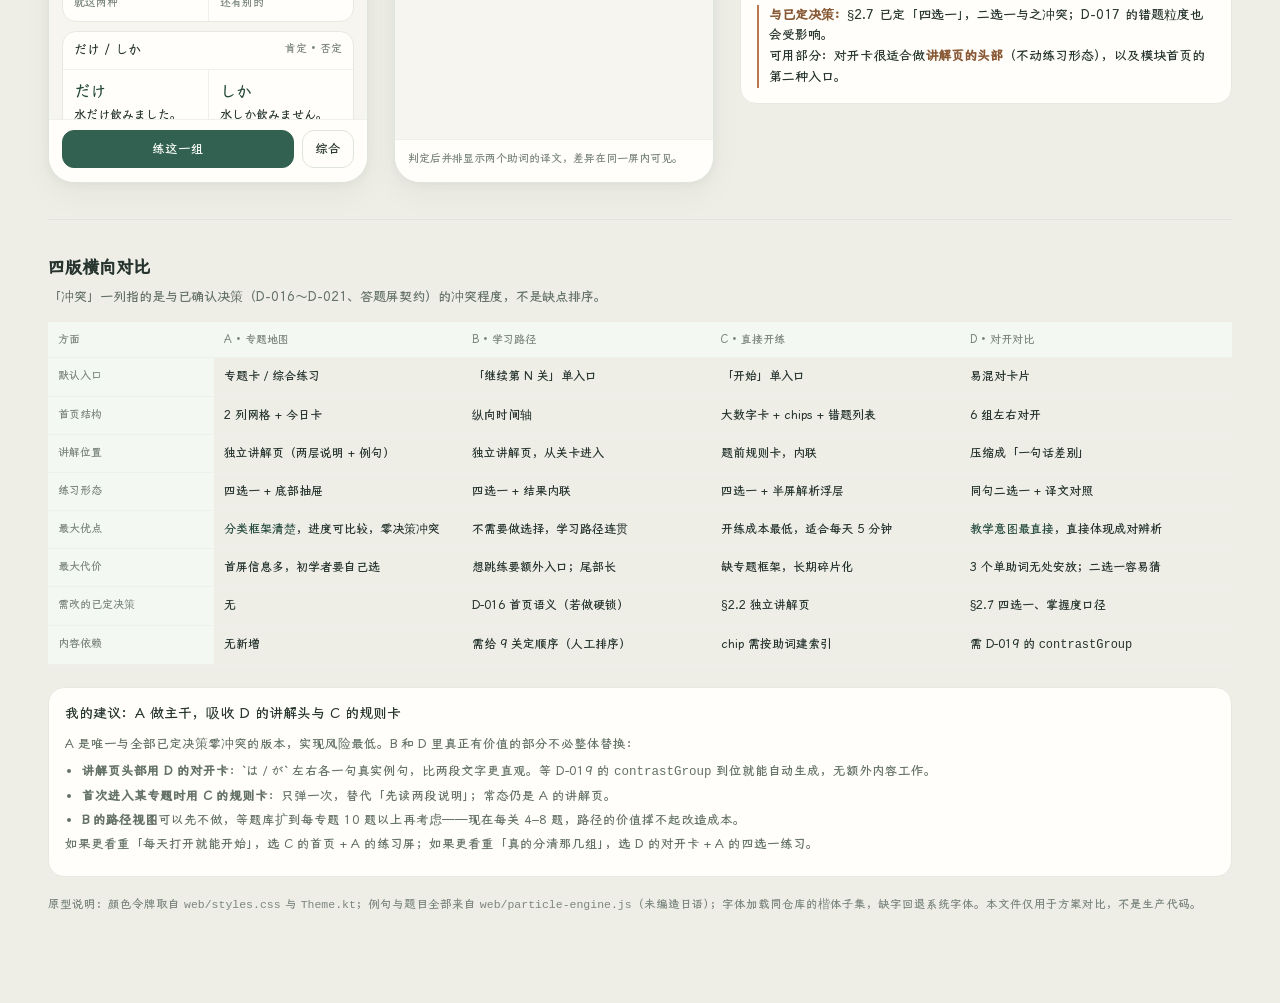
<file: docs/design/particle-prototypes.html>
<!DOCTYPE html>
<html lang="zh-CN">
<head>
<meta charset="utf-8">
<meta name="viewport" content="width=device-width, initial-scale=1">
<title>Android 助词模块 · 四版原型对比</title>
<style>
  :root {
    --paper: #f6f5f0;
    --surface: #fffefa;
    --ink: #26332e;
    --muted: #7b867e;
    --line: #e7e9e1;
    --line-faint: #eef0eb;
    --line-control: #dfe5dc;
    --line-accent: #c6d4c7;
    --green: #326151;
    --green-dark: #254a3d;
    --green-pale: #edf3eb;
    --bg-pale-green: #f4f8f2;
    --bg-pale-strong: #e9eee7;
    --orange: #b8784f;
    --orange-pale: #f8efe6;
    --orange-deep: #895936;
    --red: #a54e45;
    --red-pale: #fbf0ed;
    --text-strong: #657268;
    --stat-correct: #54705a;
    --stat-incorrect: #98645b;
    --reading: #839087;
    --meaning: #627967;
    --shadow-card: 0 2px 10px rgba(43, 55, 47, 0.05), 0 12px 32px rgba(43, 55, 47, 0.045);
    --shadow-float: 0 10px 28px rgba(43, 55, 47, 0.16);
    --radius-card: 16px;
    --radius-ctrl: 12px;
    --ease: cubic-bezier(0.22, 0.61, 0.36, 1);
  }

  @font-face {
    font-family: "LXGW ZhenKai GB";
    src: url("../../web/font/LXGWZhenKaiGB-Regular.subset.woff2") format("woff2");
    font-display: swap;
  }

  * { box-sizing: border-box; }

  html, body { margin: 0; padding: 0; }

  body {
    background: #eeeee7;
    color: var(--ink);
    font-family: "LXGW ZhenKai GB", "Noto Sans SC", "Microsoft YaHei", sans-serif;
    font-size: 13px;
    line-height: 1.6;
    -webkit-font-smoothing: antialiased;
  }

  .wrap { max-width: 1240px; margin: 0 auto; padding: 40px 28px 80px; }

  header.page { padding-bottom: 22px; border-bottom: 1px solid var(--line-control); }

  header.page h1 { margin: 0 0 8px; font-size: 21px; letter-spacing: 0.02em; }

  .lede { margin: 0; max-width: 760px; color: var(--text-strong); font-size: 13px; }

  .anchorbar { display: flex; flex-wrap: wrap; gap: 8px; margin-top: 16px; }

  .anchorbar a {
    display: inline-block; padding: 5px 12px; border: 1px solid var(--line-control);
    border-radius: 999px; color: var(--green); text-decoration: none; font-size: 12px;
    background: var(--surface);
  }

  .anchorbar a:hover { border-color: var(--line-accent); background: var(--green-pale); }

  .variant {
    display: grid;
    grid-template-columns: 320px 320px minmax(0, 1fr);
    gap: 26px;
    align-items: start;
    padding: 36px 0;
    border-bottom: 1px solid var(--line-control);
  }

  .variant-head { grid-column: 1 / -1; display: flex; align-items: baseline; gap: 12px; }

  .variant-head h2 { margin: 0; font-size: 17px; }

  .tag {
    font-size: 11px; padding: 2px 9px; border-radius: 999px;
    border: 1px solid var(--line-accent); color: var(--green); background: var(--green-pale);
  }

  .tag.warn { border-color: #e3c9b6; color: var(--orange-deep); background: var(--orange-pale); }

  /* ---------- 手机框 ---------- */
  .phone {
    width: 320px; height: 680px; border-radius: 26px; overflow: hidden;
    background: var(--paper); border: 1px solid var(--line-control);
    box-shadow: var(--shadow-card); display: flex; flex-direction: column; position: relative;
  }

  .pbar {
    height: 24px; flex: 0 0 auto; background: var(--surface); display: flex;
    align-items: center; justify-content: space-between; padding: 0 14px;
    font-size: 10px; color: var(--muted); letter-spacing: 0.04em;
  }

  .screen { flex: 1; overflow-y: auto; overflow-x: hidden; }
  .screen::-webkit-scrollbar { width: 0; }

  .topbar {
    position: sticky; top: 0; z-index: 3;
    display: flex; align-items: center; gap: 8px;
    padding: 11px 13px; background: rgba(255, 254, 250, 0.96);
    border-bottom: 1px solid var(--line-faint); backdrop-filter: blur(6px);
  }

  .topbar b { font-size: 14px; font-weight: 500; }
  .back { color: var(--muted); font-size: 15px; }
  .grow { flex: 1; }
  .tiny { font-size: 11px; color: var(--muted); }

  .body { padding: 12px 13px 20px; }

  /* 进度环 */
  .ring { width: 30px; height: 30px; flex: 0 0 auto; }
  .ring text { font-size: 8px; fill: var(--green); font-family: inherit; }
  .ring-wrap { display: flex; align-items: center; gap: 6px; }
  .ring-num { font-size: 12px; color: var(--green); line-height: 1.1; }
  .ring-num i { display: block; font-style: normal; font-size: 10px; color: var(--muted); }

  /* 卡片 */
  .card {
    background: var(--surface); border: 1px solid var(--line);
    border-radius: var(--radius-card); padding: 13px; margin-bottom: 12px;
    box-shadow: 0 1px 2px rgba(43, 55, 47, 0.03);
  }

  .card.tinted { background: var(--bg-pale-green); border-color: var(--line-accent); }
  .card.flat { box-shadow: none; }

  .eyebrow {
    font-size: 10px; letter-spacing: 0.08em; color: var(--muted);
    text-transform: uppercase; margin-bottom: 6px;
  }

  .h { font-size: 14px; font-weight: 500; margin: 0 0 3px; }
  .sub { font-size: 12px; color: var(--text-strong); margin: 0; }
  .dim { color: var(--muted); }
  .sec-label {
    display: flex; justify-content: space-between; align-items: baseline;
    margin: 16px 2px 8px; font-size: 11px; color: var(--muted);
  }

  /* 按钮 */
  .btn {
    font: inherit; font-size: 12.5px; border-radius: var(--radius-ctrl); cursor: pointer;
    border: 1px solid var(--line-control); background: var(--surface); color: var(--ink);
    padding: 8px 12px; transition: background 0.16s var(--ease), border-color 0.16s var(--ease);
  }
  .btn:hover { border-color: var(--line-accent); }
  .btn.primary { background: var(--green); border-color: var(--green); color: #f7faf5; }
  .btn.primary:hover { background: var(--green-dark); }
  .btn.primary:disabled { background: #cfd8cf; border-color: #cfd8cf; color: #f6f6f2; cursor: default; }
  .btn.ghost { background: transparent; }
  .btn.small { padding: 5px 10px; font-size: 11.5px; }
  .btn.block { display: block; width: 100%; }

  .row { display: flex; gap: 8px; align-items: center; }
  .row.tight { gap: 6px; }
  .row > .grow { flex: 1; }

  /* 专题网格 */
  .grid2 { display: grid; grid-template-columns: 1fr 1fr; gap: 9px; }

  .lcard {
    position: relative; background: var(--surface); border: 1px solid var(--line);
    border-radius: 13px; padding: 10px 10px 9px;
  }
  .lcard .jp { font-size: 15px; color: var(--green-dark); letter-spacing: 0.04em; }
  .lcard .name { font-size: 11px; color: var(--text-strong); margin-top: 2px; }
  .lcard .pct { font-size: 11px; color: var(--muted); margin-top: 7px; display: flex; justify-content: space-between; }
  .bar { height: 4px; border-radius: 999px; background: var(--line-faint); margin-top: 5px; overflow: hidden; }
  .bar > i { display: block; height: 100%; background: var(--green); border-radius: 999px; }
  .lcard .drill {
    position: absolute; top: 7px; right: 7px; width: 24px; height: 24px; line-height: 22px;
    text-align: center; border-radius: 8px; border: 1px solid var(--line-control);
    color: var(--green); background: var(--paper); font-size: 11px; cursor: pointer;
  }
  .lcard .drill:hover { background: var(--green-pale); }

  /* 固定底栏 */
  .fixedbar {
    flex: 0 0 auto; padding: 10px 13px 14px; background: var(--surface);
    border-top: 1px solid var(--line-faint);
  }

  /* 练习 · 题面 */
  .ctx { font-size: 11.5px; color: var(--muted); margin-bottom: 8px; }
  .sentence { font-size: 17px; line-height: 1.8; letter-spacing: 0.02em; }
  .sentence .blank {
    display: inline-block; min-width: 42px; text-align: center; margin: 0 2px;
    border-bottom: 2px dashed var(--line-accent); color: var(--green-dark);
  }
  .sentence .focus {
    border-bottom: 2px solid var(--line-accent); padding-bottom: 1px; color: var(--green-dark);
  }
  .kana { font-size: 12px; color: var(--reading); margin-top: 5px; letter-spacing: 0.02em; }
  .hintbox {
    margin-top: 9px; padding: 8px 10px; border-radius: 10px;
    background: var(--green-pale); border: 1px solid var(--line-accent);
    font-size: 11.5px; color: var(--green-dark);
  }

  /* 选项 */
  .opts { display: grid; gap: 8px; margin-top: 4px; }
  .opts.g2 { grid-template-columns: 1fr 1fr; }
  .opt {
    position: relative; font: inherit; text-align: left; cursor: pointer;
    background: var(--surface); border: 1.5px solid var(--line-control);
    border-radius: var(--radius-ctrl); padding: 11px 10px; color: var(--ink);
    transition: border-color 0.14s var(--ease), background 0.14s var(--ease);
  }
  .opt.big { font-size: 20px; text-align: center; padding: 12px 8px; letter-spacing: 0.04em; }
  .opt .num {
    display: inline-block; width: 17px; height: 17px; line-height: 16px; text-align: center;
    border-radius: 999px; border: 1px solid var(--line-control); color: var(--muted);
    font-size: 10px; margin-right: 7px;
  }
  .opt:hover { border-color: var(--line-accent); background: #fdfefb; }
  .opt.is-picked { border-color: var(--green); background: var(--green-pale); }
  .opt.is-picked .num { border-color: var(--green); color: var(--green); }
  .opt.is-correct { border-color: var(--green); background: var(--green-pale); }
  .opt.is-wrong { border-color: var(--red); background: var(--red-pale); }
  .opt.is-reveal { border-style: dashed; border-color: var(--green); }
  .opt.is-locked { cursor: default; }

  /* 判定栏 / 抽屉 */
  .dock {
    flex: 0 0 auto; background: var(--surface); border-top: 1px solid var(--line-faint);
    padding: 9px 13px 14px; border-radius: 18px 18px 0 0; box-shadow: 0 -6px 18px rgba(43,55,47,0.05);
  }
  .grabber { width: 36px; height: 4px; border-radius: 999px; background: var(--line-control); margin: 0 auto 8px; }
  .fb { font-size: 12px; }
  .fb-head { display: flex; align-items: center; gap: 6px; font-weight: 500; margin-bottom: 4px; }
  .fb-head.ok { color: var(--stat-correct); }
  .fb-head.no { color: var(--stat-incorrect); }
  .fb-body { color: var(--text-strong); font-size: 11.5px; line-height: 1.65; }
  .fb-ans { color: var(--green-dark); font-weight: 500; }
  .fb-more { margin-top: 5px; color: var(--muted); font-size: 11px; }
  .hidden { display: none !important; }

  /* 版本 B · 路径 */
  .path { position: relative; padding-left: 26px; }
  .path::before {
    content: ""; position: absolute; left: 9px; top: 12px; bottom: 12px;
    width: 2px; background: var(--line-faint);
  }
  .node { position: relative; padding: 9px 0 9px 2px; }
  .node .dot {
    position: absolute; left: -22px; top: 15px; width: 14px; height: 14px;
    border-radius: 999px; background: var(--surface); border: 2px solid var(--line-control);
  }
  .node.done .dot { background: var(--green); border-color: var(--green); }
  .node.now .dot { background: var(--surface); border-color: var(--green); box-shadow: 0 0 0 3px var(--green-pale); }
  .node .ttl { font-size: 13px; }
  .node.done .ttl, .node.pending .ttl { color: var(--text-strong); }
  .node.now .ttl { color: var(--green-dark); font-weight: 500; }
  .node .meta { font-size: 11px; color: var(--muted); }
  .node.pending { opacity: 0.62; }
  .nowtag {
    display: inline-block; margin-left: 6px; font-size: 10px; padding: 0 6px;
    border-radius: 999px; background: var(--green); color: #f7faf5; vertical-align: 1px;
  }

  /* 版本 C · chips 与规则卡 */
  .chips { display: flex; gap: 6px; overflow-x: auto; padding: 2px 0 4px; }
  .chips::-webkit-scrollbar { height: 0; }
  .chip {
    flex: 0 0 auto; font: inherit; font-size: 13px; padding: 5px 11px; border-radius: 999px;
    border: 1px solid var(--line-control); background: var(--surface); color: var(--text-strong); cursor: pointer;
  }
  .chip.on { background: var(--green); border-color: var(--green); color: #f7faf5; }

  .bigcard {
    background: var(--green); color: #f4f8f1; border-radius: 20px; padding: 18px;
    margin-bottom: 12px;
  }
  .bigcard .n { font-size: 40px; line-height: 1; letter-spacing: -0.02em; }
  .bigcard .lb { font-size: 11.5px; opacity: 0.82; }
  .bigcard .btn { background: #f7faf5; border-color: #f7faf5; color: var(--green-dark); margin-top: 12px; }

  .mline { display: flex; gap: 8px; padding: 8px 0; border-bottom: 1px solid var(--line-faint); }
  .mline:last-child { border-bottom: 0; }
  .mline .k { font-size: 14px; color: var(--green-dark); width: 22px; flex: 0 0 auto; }
  .mline .t { font-size: 12px; }
  .mline .t small { display: block; color: var(--muted); font-size: 11px; }

  .rulecard {
    position: absolute; left: 0; right: 0; bottom: 0; z-index: 5;
    background: var(--surface); border-radius: 20px 20px 0 0; border-top: 1px solid var(--line-control);
    padding: 14px 14px 16px; box-shadow: var(--shadow-float);
  }
  .scrim { position: absolute; inset: 0; z-index: 4; background: rgba(38, 51, 46, 0.16); }
  .rulecard h4 { margin: 0 0 6px; font-size: 14px; font-weight: 500; }
  .rulecard p { margin: 0 0 10px; font-size: 12px; color: var(--text-strong); }

  .sheet {
    position: absolute; left: 0; right: 0; bottom: 0; z-index: 4;
    background: var(--surface); border-radius: 18px 18px 0 0; border-top: 1px solid var(--line-control);
    padding: 10px 14px 14px; box-shadow: var(--shadow-float); max-height: 62%; overflow-y: auto;
  }

  /* 版本 D · 对开 */
  .pair { border: 1px solid var(--line); border-radius: 14px; background: var(--surface); margin-bottom: 9px; overflow: hidden; }
  .pair .head { display: flex; justify-content: space-between; padding: 8px 11px; border-bottom: 1px solid var(--line-faint); font-size: 13px; }
  .pair .head span:last-child { color: var(--muted); font-size: 11px; }
  .pair .cols { display: grid; grid-template-columns: 1fr 1fr; }
  .pair .col { padding: 9px 11px; font-size: 12px; }
  .pair .col + .col { border-left: 1px solid var(--line-faint); }
  .pair .col b { display: block; font-size: 16px; color: var(--green-dark); font-weight: 400; margin-bottom: 2px; }
  .pair .col span { display: block; color: var(--muted); font-size: 11px; margin-top: 3px; }

  .inline-pair { display: flex; gap: 8px; justify-content: center; margin: 10px 0 4px; }
  .inline-pair .opt { min-width: 62px; font-size: 20px; text-align: center; }

  /* 说明面板 */
  .note { background: var(--surface); border: 1px solid var(--line); border-radius: var(--radius-card); padding: 15px 16px; }
  .note h3 { margin: 0 0 9px; font-size: 14px; font-weight: 500; }
  .note h4 { margin: 14px 0 5px; font-size: 11px; letter-spacing: 0.08em; color: var(--muted); text-transform: uppercase; }
  .note p { margin: 0 0 7px; font-size: 12.5px; color: var(--text-strong); }
  .note ul { margin: 0; padding-left: 17px; font-size: 12.5px; color: var(--text-strong); }
  .note li { margin-bottom: 4px; }
  .note .conflict { border-left: 2px solid var(--orange); padding-left: 10px; margin-top: 10px; }
  .note .conflict b { color: var(--orange-deep); }

  table.cmp { width: 100%; border-collapse: collapse; margin-top: 14px; font-size: 12px; }
  table.cmp th, table.cmp td { text-align: left; padding: 9px 10px; border-bottom: 1px solid var(--line-faint); vertical-align: top; }
  table.cmp th { font-weight: 500; color: var(--muted); font-size: 11px; background: var(--bg-pale-green); }
  table.cmp td b { color: var(--green-dark); font-weight: 500; }

  .legend { font-size: 11.5px; color: var(--muted); margin-top: 10px; }

  @media (max-width: 1080px) {
    .variant { grid-template-columns: 320px 320px; }
    .variant > .note { grid-column: 1 / -1; }
  }
  @media (max-width: 700px) {
    .variant { grid-template-columns: 1fr; }
    .phone { width: 100%; max-width: 340px; }
  }
</style>
</head>
<body>
<div class="wrap">

<header class="page">
  <h1>Android 助词模块 · 四版原型对比</h1>
  <p class="lede">
    每版都用真实题库内容（9 专题 48 题中的 は／が、に／で、と／や、だけ／しか），都保留已确认的两步式作答（选择 → 确认提交）。
    差异在<b>默认入口</b>、<b>页面层级</b>、<b>练习形态</b>与<b>视觉重心</b>，不在交互底座。灰色框里的「确认提交」「下一题」都可点。
  </p>
  <nav class="anchorbar">
    <a href="#v-a">A · 专题地图</a>
    <a href="#v-b">B · 学习路径</a>
    <a href="#v-c">C · 直接开练</a>
    <a href="#v-d">D · 对开对比</a>
    <a href="#cmp">对比表与建议</a>
  </nav>
</header>

<!-- ================= A ================= -->
<section class="variant" id="v-a">
  <div class="variant-head">
    <h2>A · 专题地图</h2>
    <span class="tag">与已定决策完全一致</span>
  </div>

  <div class="phone">
    <div class="pbar"><span>9:41</span><span>助词学习</span></div>
    <div class="screen">
      <div class="topbar">
        <span class="back">←</span><b>助词学习</b><span class="grow"></span>
        <div class="ring-wrap">
          <svg class="ring" viewBox="0 0 36 36">
            <circle cx="18" cy="18" r="15" fill="none" stroke="#e7e9e1" stroke-width="3"></circle>
            <circle cx="18" cy="18" r="15" fill="none" stroke="#326151" stroke-width="3"
              stroke-linecap="round" stroke-dasharray="94.2" stroke-dashoffset="70.7"
              transform="rotate(-90 18 18)"></circle>
          </svg>
          <span class="ring-num">25%<i>12/48</i></span>
        </div>
      </div>
      <div class="body">
        <div class="card tinted">
          <div class="eyebrow">今日助词</div>
          <div class="h">先还一道错题，再练四道新的</div>
          <div class="sub">错题 3 道 · 已掌握 12 / 48 题</div>
          <div class="row" style="margin-top:11px">
            <button class="btn primary" style="flex:1">开始 5 题</button>
            <button class="btn" style="flex:0 0 auto">错题 3 道</button>
          </div>
        </div>

        <div class="sec-label"><span>专题</span><span>9 个</span></div>
        <div class="grid2">
          <div class="lcard">
            <button class="drill">练</button>
            <div class="jp">は / が</div>
            <div class="name">话题与焦点</div>
            <div class="pct"><span>83%</span><span>5/6 题</span></div>
            <div class="bar"><i style="width:83%"></i></div>
          </div>
          <div class="lcard">
            <button class="drill">练</button>
            <div class="jp">に / で</div>
            <div class="name">场所与动作</div>
            <div class="pct"><span>50%</span><span>4/8 题</span></div>
            <div class="bar"><i style="width:50%"></i></div>
          </div>
          <div class="lcard">
            <button class="drill">练</button>
            <div class="jp">に / へ</div>
            <div class="name">移动目的地</div>
            <div class="pct"><span>25%</span><span>1/4 题</span></div>
            <div class="bar"><i style="width:25%"></i></div>
          </div>
          <div class="lcard">
            <button class="drill">练</button>
            <div class="jp">と / や</div>
            <div class="name">完整列举与举例</div>
            <div class="pct"><span>33%</span><span>2/6 题</span></div>
            <div class="bar"><i style="width:33%"></i></div>
          </div>
          <div class="lcard">
            <button class="drill">练</button>
            <div class="jp">を</div>
            <div class="name">动作对象</div>
            <div class="pct"><span>0%</span><span>0/4 题</span></div>
            <div class="bar"><i style="width:0"></i></div>
          </div>
          <div class="lcard">
            <button class="drill">练</button>
            <div class="jp">の</div>
            <div class="name">连接与所属</div>
            <div class="pct"><span>0%</span><span>0/4 题</span></div>
            <div class="bar"><i style="width:0"></i></div>
          </div>
        </div>
        <p class="legend" style="margin-top:10px">还有 3 个专题：も、から／まで、だけ／しか</p>
      </div>
    </div>
    <div class="fixedbar">
      <button class="btn primary block">综合练习 · 48 题</button>
    </div>
  </div>

  <div class="phone" data-quiz data-answer="0">
    <div class="pbar"><span>9:41</span><span>练习</span></div>
    <div class="screen">
      <div class="topbar">
        <span class="back">←</span>
        <svg class="ring" viewBox="0 0 36 36" style="width:26px;height:26px">
          <circle cx="18" cy="18" r="15" fill="none" stroke="#e7e9e1" stroke-width="3"></circle>
          <circle cx="18" cy="18" r="15" fill="none" stroke="#326151" stroke-width="3"
            stroke-linecap="round" stroke-dasharray="94.2" stroke-dashoffset="56.5"
            transform="rotate(-90 18 18)"></circle>
        </svg>
        <b style="font-size:12.5px">2 / 5</b>
        <span class="tiny">は / が</span>
        <span class="grow"></span>
        <button class="btn small" data-hint>显示提示</button>
      </div>
      <div class="body">
        <div class="card">
          <div class="ctx">自我介绍，说明自己的身份。</div>
          <div class="sentence">私<span class="blank">　</span>学生です。</div>
          <div class="kana">わたし　がくせいです。</div>
          <div class="hintbox hidden" data-hintbox>
            は 把「我」设为这句话的话题，后面说明关于我的信息。
          </div>
        </div>
        <div class="opts g2">
          <button class="opt big" data-i="0"><span class="num">1</span>は</button>
          <button class="opt big" data-i="1"><span class="num">2</span>が</button>
          <button class="opt big" data-i="2"><span class="num">3</span>を</button>
          <button class="opt big" data-i="3"><span class="num">4</span>で</button>
        </div>
        <p class="legend" style="margin-top:12px">选项来自本专题的助词集合，洗牌后呈现。</p>
      </div>
    </div>
    <div class="dock">
      <div class="grabber"></div>
      <div class="row">
        <span class="tiny grow" data-picked>未选择</span>
        <button class="btn primary" data-confirm disabled>确认提交</button>
      </div>
      <div class="fb hidden" data-fb="ok" style="margin-top:8px">
        <div class="fb-head ok">答对 · <span class="fb-ans">は</span></div>
        <div class="fb-body">は把「我」设为这句话的话题，后面说明关于我的信息。</div>
        <button class="btn small" data-next style="margin-top:8px">下一题</button>
      </div>
      <div class="fb hidden" data-fb="no" style="margin-top:8px">
        <div class="fb-head no">答错 · 正确答案 <span class="fb-ans">は</span></div>
        <div class="fb-body">は把「我」设为这句话的话题，后面说明关于我的信息。</div>
        <div class="fb-more">再进一步：が 用来标出焦点，回答「谁」时会用它。</div>
        <button class="btn small" data-next style="margin-top:8px">下一题</button>
      </div>
    </div>
  </div>

  <div class="note">
    <h3>思路：把「学哪一组」放在第一位</h3>
    <p>模块首页就是一张地图：9 个专题卡各带掌握度，顶栏一个环形图给总量。用户先选专题（建立分类框架），再由专题卡进入讲解或直练。</p>
    <h4>布局</h4>
    <ul>
      <li>2 列卡片网格；卡片右上角常驻「练」按钮（D-021 的显式路径）。</li>
      <li>底部固定「综合练习 · 48 题」，熟手一步开练。</li>
      <li>练习屏沿用答题契约：题面卡 + 4 选项 + 底部判定抽屉。</li>
    </ul>
    <h4>功能</h4>
    <p>无难度选择（D-018）；掌握度只认未用提示答对（D-020）；错题进全局错题本（D-017）。</p>
    <h4>视觉</h4>
    <p>纸感白卡 + 细边框，信息密度高但不抢眼；绿色只出现在进度、答案与主按钮上。</p>
    <h4>代价</h4>
    <p>首屏有 9 张卡，初学者要自己决定从哪开始——「不知道练什么」的人需要靠今日卡兜住。</p>
    <div class="conflict"><b>与已定决策：</b>零冲突，可直接作为实现基线。</div>
  </div>
</section>

<!-- ================= B ================= -->
<section class="variant" id="v-b">
  <div class="variant-head">
    <h2>B · 学习路径</h2>
    <span class="tag warn">改动默认入口语义</span>
  </div>

  <div class="phone">
    <div class="pbar"><span>9:41</span><span>助词学习</span></div>
    <div class="screen">
      <div class="topbar">
        <span class="back">←</span><b>助词学习</b><span class="grow"></span>
        <span class="tiny">第 4 关 / 共 9 关</span>
      </div>
      <div class="body">
        <div class="card tinted">
          <div class="eyebrow">推荐顺序</div>
          <div class="h">按易混程度排的九关</div>
          <div class="sub">先分清 は／が，再处理场所与方向</div>
          <div class="bar" style="margin-top:10px;height:6px"><i style="width:33%"></i></div>
          <div class="row" style="margin-top:10px">
            <span class="tiny grow">已掌握 3 关 · 12 / 48 题</span>
            <button class="btn primary small">继续第 4 关</button>
          </div>
        </div>

        <div class="path">
          <div class="node done">
            <span class="dot"></span>
            <div class="ttl">は / が <span class="tiny">话题与焦点</span></div>
            <div class="meta">已掌握 · 6 / 6 题</div>
          </div>
          <div class="node done">
            <span class="dot"></span>
            <div class="ttl">に / で <span class="tiny">存在与动作场所</span></div>
            <div class="meta">已掌握 · 7 / 8 题</div>
          </div>
          <div class="node done">
            <span class="dot"></span>
            <div class="ttl">を <span class="tiny">动作对象</span></div>
            <div class="meta">已掌握 · 4 / 4 题</div>
          </div>
          <div class="node now">
            <span class="dot"></span>
            <div class="ttl">と / や <span class="nowtag">进行中</span></div>
            <div class="meta">2 / 6 题 · 还差 4 题</div>
          </div>
          <div class="node pending">
            <span class="dot"></span>
            <div class="ttl">だけ / しか <span class="tiny">限制范围</span></div>
            <div class="meta">尚未开始</div>
          </div>
          <div class="node pending">
            <span class="dot"></span>
            <div class="ttl">に / へ <span class="tiny">移动目的地</span></div>
            <div class="meta">尚未开始</div>
          </div>
          <div class="node pending">
            <span class="dot"></span>
            <div class="ttl">の <span class="tiny">连接与所属</span></div>
            <div class="meta">尚未开始</div>
          </div>
          <div class="node pending">
            <span class="dot"></span>
            <div class="ttl">も <span class="tiny">追加与同类</span></div>
            <div class="meta">尚未开始</div>
          </div>
          <div class="node pending">
            <span class="dot"></span>
            <div class="ttl">から / まで <span class="tiny">起点与终点</span></div>
            <div class="meta">尚未开始</div>
          </div>
        </div>
      </div>
    </div>
    <div class="fixedbar">
      <button class="btn block">跳到专题列表</button>
    </div>
  </div>

  <div class="phone" data-quiz data-answer="0">
    <div class="pbar"><span>9:41</span><span>练习</span></div>
    <div class="screen">
      <div class="topbar">
        <span class="back">←</span><b style="font-size:12.5px">第 4 关 · と / や</b>
        <span class="grow"></span><span class="tiny">2 / 6</span>
      </div>
      <div class="body">
        <div class="ctx">只买了列出的两种水果。</div>
        <div class="sentence">りんご<span class="blank">　</span>バナナを買いました。</div>
        <div class="kana">りんご　バナナを　かいました。</div>
        <div class="opts" style="margin-top:14px">
          <button class="opt" data-i="0"><span class="num">1</span>と　<span class="tiny">完整列举</span></button>
          <button class="opt" data-i="1"><span class="num">2</span>や　<span class="tiny">举例</span></button>
          <button class="opt" data-i="2"><span class="num">3</span>も　<span class="tiny">追加</span></button>
          <button class="opt" data-i="3"><span class="num">4</span>の　<span class="tiny">所属</span></button>
        </div>
        <div class="card flat hidden" data-fb="ok" style="margin-top:12px;border-color:var(--line-accent);background:var(--green-pale)">
          <div class="fb-head ok">答对 · と</div>
          <div class="fb-body">语境说明清单完整，所以这里用と连接列举项目。</div>
        </div>
        <div class="card flat hidden" data-fb="no" style="margin-top:12px;border-color:#e8cfc5;background:var(--red-pale)">
          <div class="fb-head no">答错 · 正确答案 と</div>
          <div class="fb-body">语境说明清单完整，所以这里用と连接列举项目。や 表示举例，暗示还买了别的。</div>
        </div>
        <div class="row" style="margin-top:12px">
          <button class="btn primary" data-confirm disabled>确认提交</button>
          <button class="btn hidden" data-next>下一题</button>
        </div>
      </div>
    </div>
    <div class="fixedbar">
      <div class="tiny">判定结果直接出现在选项下方，没有抽屉要收合。</div>
    </div>
  </div>

  <div class="note">
    <h3>思路：用顺序替用户做决定</h3>
    <p>首页不是九张并列的卡，而是一条九关的路径：已掌握的打勾、当前的展开、未开始的淡出。默认入口只有一个——「继续下一关」。</p>
    <h4>布局</h4>
    <ul>
      <li>纵向时间轴（左侧导轨 + 节点），一屏能看到全部 9 关，滚动成本低。</li>
      <li>练习屏不再用底部抽屉：判定结果内联在选项下方，选项与解析在同一视线内。</li>
      <li>「下一题」在题目卡内，不做固定底栏，页面更安静。</li>
    </ul>
    <h4>功能</h4>
    <p>新增「推荐顺序」与「当前关」概念；每关有明确完成线（全题掌握即过关）。底部保留「跳到专题列表」作为逃生口，不做硬锁。</p>
    <h4>视觉</h4>
    <p>重心从「多张卡」移到「一条线」，留白更多，节奏更慢，像课程表而不是工具台。</p>
    <h4>代价</h4>
    <ul>
      <li>顺序一旦排定，用户想练第 7 关要先滑过 6 关（除非保留列表入口）。</li>
      <li>每关题量 4–8 题，全部掌握才过关，尾部长（最后一题反复出现会烦）。</li>
    </ul>
    <div class="conflict">
      <b>与已定决策：</b>D-016 定的是「专题地图首页」，硬锁会推翻它。<br>
      折中做法：路径改为<b>推荐顺序</b>（可跳关），作为首页的另一种排列，而不是新的权限系统。这样只改布局，不改入口语义。
    </div>
  </div>
</section>

<!-- ================= C ================= -->
<section class="variant" id="v-c">
  <div class="variant-head">
    <h2>C · 直接开练</h2>
    <span class="tag warn">取消独立讲解页</span>
  </div>

  <div class="phone">
    <div class="pbar"><span>9:41</span><span>助词学习</span></div>
    <div class="screen">
      <div class="topbar">
        <span class="back">←</span><b>助词学习</b><span class="grow"></span>
        <span class="tiny">25% · 12/48</span>
      </div>
      <div class="body">
        <div class="bigcard">
          <div class="lb">今日助词</div>
          <div class="n">5</div>
          <div class="lb">题 · 首题先还一道错题</div>
          <button class="btn block">开始</button>
        </div>

        <div class="sec-label"><span>只练某个助词</span><span>可滑动</span></div>
        <div class="chips">
          <button class="chip on">全部</button>
          <button class="chip">は</button>
          <button class="chip">が</button>
          <button class="chip">に</button>
          <button class="chip">で</button>
          <button class="chip">を</button>
          <button class="chip">の</button>
          <button class="chip">と</button>
          <button class="chip">や</button>
          <button class="chip">も</button>
        </div>

        <div class="sec-label"><span>最近错题</span><span>3 道</span></div>
        <div class="card flat" style="padding:6px 12px">
          <div class="mline">
            <span class="k">に</span>
            <span class="t">猫は部屋〔に〕います。<small>你把「存在地点」记成了 で</small></span>
          </div>
          <div class="mline">
            <span class="k">が</span>
            <span class="t">田中さん〔が〕来ました。<small>回答「谁来了」要用 が</small></span>
          </div>
          <div class="mline">
            <span class="k">しか</span>
            <span class="t">水〔しか〕飲みませんでした。<small>しか 必须接否定</small></span>
          </div>
        </div>
      </div>
    </div>
    <div class="fixedbar">
      <div class="tiny">没有专题网格，也没有独立讲解页；讲解在练习流里出现。</div>
    </div>
  </div>

  <div class="phone" data-quiz data-answer="0">
    <div class="pbar"><span>9:41</span><span>练习</span></div>
    <div class="screen">
      <div class="topbar">
        <span class="back">←</span><b style="font-size:12.5px">第 1 / 5 题</b>
        <span class="grow"></span>
        <span class="tiny">错题优先</span>
      </div>
      <div class="body">
        <div class="ctx">今天只喝了水（肯定句）。</div>
        <div class="sentence">今日は水<span class="blank">　</span>飲みました。</div>
        <div class="kana">きょうは　みず　のみました。</div>
        <div class="opts g2" style="margin-top:14px">
          <button class="opt big" data-i="0"><span class="num">1</span>だけ</button>
          <button class="opt big" data-i="1"><span class="num">2</span>しか</button>
          <button class="opt big" data-i="2"><span class="num">3</span>も</button>
          <button class="opt big" data-i="3"><span class="num">4</span>まで</button>
        </div>
        <div class="row" style="margin-top:14px">
          <button class="btn primary block" data-confirm disabled>确认提交</button>
        </div>
      </div>
    </div>

    <div class="scrim" data-scrim></div>
    <div class="rulecard" data-rulecard>
      <h4>だけ / しか：只有</h4>
      <p>だけ 可以直接接肯定谓语；しか 必须和否定搭配，句子重心落在「没有别的」。先记住这条，再看题。</p>
      <div class="row">
        <button class="btn primary grow" data-start>开始第 1 题</button>
        <button class="btn" data-skip>跳过</button>
      </div>
    </div>

    <div class="sheet hidden" data-sheet>
      <div class="grabber"></div>
      <div class="fb-head no" data-sheet-head>答错 · 正确答案 だけ</div>
      <div class="fb-body" data-sheet-body>
        だけ 表示「只有」，可以直接搭配肯定句。しか 需要否定谓语，所以「飲みました」前不能用 しか。
      </div>
      <div class="row" style="margin-top:10px">
        <button class="btn small" data-next>下一题</button>
        <button class="btn small ghost">看该专题讲解</button>
      </div>
    </div>
  </div>

  <div class="note">
    <h3>思路：把决策成本压到最低</h3>
    <p>首页只有一个动作——「开始」。想练某个助词就用一排 chip 过滤，想复习就看最近错题。没有专题网格，也没有独立讲解页：讲解以「题前规则卡」的形式插在练习流里，15 秒读完可跳过。</p>
    <h4>布局</h4>
    <ul>
      <li>首页从上到下：大数字卡 → 助词 chip → 错题列表，三块，无网格。</li>
      <li>练习屏：规则卡（底部浮起）→ 题面 → 4 选项 → 判定后 60% 半屏解析。</li>
      <li>「看该专题讲解」放在解析里，讲解变成按需查阅而非必经环节。</li>
    </ul>
    <h4>功能</h4>
    <p>助词 chip 过滤（等价于按助词筛选，而不是按专题）；错题列表直接显示「你错在哪」，可单题重练。</p>
    <h4>视觉</h4>
    <p>视觉重心是一个大的绿色数字卡，其余元素压到最小；节奏像每日打卡应用，而不是教材。</p>
    <h4>代价</h4>
    <ul>
      <li>没有专题结构，用户很难建立「は／が 是一组对立」的框架，长期学习容易碎片化。</li>
      <li>规则卡在题前弹出会打断节奏；每次都弹会烦，只弹一次又不保证读到。</li>
      <li>chip 按单个助词过滤，与题库按专题组织的结构错位（に 跨两个专题）。</li>
    </ul>
    <div class="conflict">
      <b>与已定决策：</b>推翻 §2.2 的「独立讲解页」，也让 D-016 的模块首页语义从「地图」变成「开练页」。<br>
      可用部分：题前规则卡很适合「第一次进入某专题」时用一次，不必取代讲解页。
    </div>
  </div>
</section>

<!-- ================= D ================= -->
<section class="variant" id="v-d">
  <div class="variant-head">
    <h2>D · 对开对比</h2>
    <span class="tag warn">改练习为二选一</span>
  </div>

  <div class="phone">
    <div class="pbar"><span>9:41</span><span>助词学习</span></div>
    <div class="screen">
      <div class="topbar">
        <span class="back">←</span><b>助词学习</b><span class="grow"></span>
        <span class="tiny">25%</span>
      </div>
      <div class="body">
        <div class="sec-label"><span>易混对</span><span>6 组</span></div>

        <div class="pair">
          <div class="head"><span>は / が</span><span>话题 · 焦点</span></div>
          <div class="cols">
            <div class="col"><b>は</b>私は学生です。<span>说到我，我是学生</span></div>
            <div class="col"><b>が</b>田中さんが来ました。<span>田中先生来了</span></div>
          </div>
        </div>
        <div class="pair">
          <div class="head"><span>に / で</span><span>存在 · 动作</span></div>
          <div class="cols">
            <div class="col"><b>に</b>猫は部屋にいます。<span>猫在房间里</span></div>
            <div class="col"><b>で</b>図書館で勉強します。<span>在图书馆学习</span></div>
          </div>
        </div>
        <div class="pair">
          <div class="head"><span>と / や</span><span>完整 · 举例</span></div>
          <div class="cols">
            <div class="col"><b>と</b>りんごとバナナ<span>就这两种</span></div>
            <div class="col"><b>や</b>りんごやバナナ<span>还有别的</span></div>
          </div>
        </div>
        <div class="pair">
          <div class="head"><span>だけ / しか</span><span>肯定 · 否定</span></div>
          <div class="cols">
            <div class="col"><b>だけ</b>水だけ飲みました。<span>只喝了水</span></div>
            <div class="col"><b>しか</b>水しか飲みません。<span>除水没喝别的</span></div>
          </div>
        </div>
        <p class="legend">还有 に／へ、から／まで，以及 を・の・も 三个单助词</p>
      </div>
    </div>
    <div class="fixedbar">
      <div class="row">
        <button class="btn primary" style="flex:1">练这一组</button>
        <button class="btn" style="flex:0 0 auto">综合</button>
      </div>
    </div>
  </div>

  <div class="phone" data-quiz data-answer="0">
    <div class="pbar"><span>9:41</span><span>练习</span></div>
    <div class="screen">
      <div class="topbar">
        <span class="back">←</span><b style="font-size:12.5px">は / が · 对比题</b>
        <span class="grow"></span><span class="tiny">1 / 6</span>
      </div>
      <div class="body">
        <div class="card">
          <div class="ctx">自我介绍，说明自己的身份。</div>
          <div class="sentence" style="text-align:center;margin:6px 0 2px">私は学生です。</div>
          <div class="kana" style="text-align:center">わたしは　がくせいです。</div>
          <div class="ctx" style="margin-top:12px;margin-bottom:0">换成另一个助词，句子的意思会变。选一个：</div>
        </div>

        <div class="inline-pair">
          <button class="opt" data-i="0">は</button>
          <button class="opt" data-i="1">が</button>
        </div>

        <div class="row" style="justify-content:center;margin-top:10px">
          <button class="btn primary" data-confirm disabled>确认提交</button>
        </div>

        <div class="hidden" data-fb="ok" style="margin-top:12px">
          <div class="pair" style="border-color:var(--line-accent)">
            <div class="head"><span>你选的 は</span><span>对</span></div>
            <div class="cols">
              <div class="col"><b>は</b>私は学生です。<span>说到我，我是学生</span></div>
              <div class="col"><b>が</b>私が学生です。<span>是我（不是别人）</span></div>
            </div>
          </div>
          <p class="legend">は 把「我」设为本句话题；が 会把「我」变成新信息焦点，通常用来回答「谁」。</p>
          <button class="btn small" data-next>下一题</button>
        </div>

        <div class="hidden" data-fb="no" style="margin-top:12px">
          <div class="pair" style="border-color:#e8cfc5">
            <div class="head"><span>你选的 が</span><span>这个语境下不自然</span></div>
            <div class="cols">
              <div class="col"><b>は</b>私は学生です。<span>说到我，我是学生</span></div>
              <div class="col"><b>が</b>私が学生です。<span>是我（不是别人）</span></div>
            </div>
          </div>
          <p class="legend">自我介绍是把「我」设为话题，用 は。が 会强调「是我而不是别人」，需要前文有对比对象。</p>
          <button class="btn small" data-next>下一题</button>
        </div>
      </div>
    </div>
    <div class="fixedbar">
      <div class="tiny">判定后并排显示两个助词的译文，差异在同一屏内可见。</div>
    </div>
  </div>

  <div class="note">
    <h3>思路：把「对比」做成界面本身</h3>
    <p>助词的难点是成对辨析，所以首页按<b>易混对</b>组织（6 组），练习改成<b>同句二选一</b>，判定后并排给出两个助词各自的译文。教学意图直接体现在布局里，不靠文字解释。</p>
    <h4>布局</h4>
    <ul>
      <li>首页是对开卡片：左 は 右 が，各配一句真实例句，中间一条分隔线。</li>
      <li>练习屏把候选助词放进句子里（两个大字按钮），判定后展开上下两行对照。</li>
      <li>讲解不再是长文，而是「这一组的差别一句话」。</li>
    </ul>
    <h4>功能</h4>
    <p>直接对应 D-019 的 <code>contrastGroup</code>：有该字段就能自动生成对开卡，不必另建内容体系。</p>
    <h4>视觉</h4>
    <p>左右分栏是主视觉，同句两译并排；信息密度低于 A，但对比关系一眼可见。</p>
    <h4>代价</h4>
    <ul>
      <li>9 个专题里只有 6 组是成对的，を・の・も 三个单助词塞不进对开结构（要么另设「单助词」区，要么被边缘化）。</li>
      <li>二选一比四选一更容易靠排除法与猜测，正确率会虚高，掌握度口径要跟着改。</li>
      <li><code>に</code> 同时出现在「に／で」和「に／へ」两组，对开卡的归属需要规则。</li>
    </ul>
    <div class="conflict">
      <b>与已定决策：</b>§2.7 已定「四选一」，二选一与之冲突；D-017 的错题粒度也会受影响。<br>
      可用部分：对开卡很适合做<b>讲解页的头部</b>（不动练习形态），以及模块首页的第二种入口。
    </div>
  </div>
</section>

<!-- ================= 对比 ================= -->
<section id="cmp" style="padding-top:34px">
  <h2 style="font-size:17px;margin:0 0 6px">四版横向对比</h2>
  <p class="lede" style="margin-bottom:0">「冲突」一列指的是与已确认决策（D-016～D-021、答题屏契约）的冲突程度，不是缺点排序。</p>

  <table class="cmp">
    <thead>
      <tr>
        <th style="width:14%">方面</th>
        <th style="width:21%">A · 专题地图</th>
        <th style="width:21%">B · 学习路径</th>
        <th style="width:21%">C · 直接开练</th>
        <th style="width:23%">D · 对开对比</th>
      </tr>
    </thead>
    <tbody>
      <tr>
        <th>默认入口</th>
        <td>专题卡 / 综合练习</td>
        <td>「继续第 N 关」单入口</td>
        <td>「开始」单入口</td>
        <td>易混对卡片</td>
      </tr>
      <tr>
        <th>首页结构</th>
        <td>2 列网格 + 今日卡</td>
        <td>纵向时间轴</td>
        <td>大数字卡 + chips + 错题列表</td>
        <td>6 组左右对开</td>
      </tr>
      <tr>
        <th>讲解位置</th>
        <td>独立讲解页（两层说明 + 例句）</td>
        <td>独立讲解页，从关卡进入</td>
        <td>题前规则卡，内联</td>
        <td>压缩成「一句话差别」</td>
      </tr>
      <tr>
        <th>练习形态</th>
        <td>四选一 + 底部抽屉</td>
        <td>四选一 + 结果内联</td>
        <td>四选一 + 半屏解析浮层</td>
        <td>同句二选一 + 译文对照</td>
      </tr>
      <tr>
        <th>最大优点</th>
        <td><b>分类框架清楚</b>，进度可比较，零决策冲突</td>
        <td>不需要做选择，学习路径连贯</td>
        <td>开练成本最低，适合每天 5 分钟</td>
        <td><b>教学意图最直接</b>，直接体现成对辨析</td>
      </tr>
      <tr>
        <th>最大代价</th>
        <td>首屏信息多，初学者要自己选</td>
        <td>想跳练要额外入口；尾部长</td>
        <td>缺专题框架，长期碎片化</td>
        <td>3 个单助词无处安放；二选一容易猜</td>
      </tr>
      <tr>
        <th>需改的已定决策</th>
        <td>无</td>
        <td>D-016 首页语义（若做硬锁）</td>
        <td>§2.2 独立讲解页</td>
        <td>§2.7 四选一、掌握度口径</td>
      </tr>
      <tr>
        <th>内容依赖</th>
        <td>无新增</td>
        <td>需给 9 关定顺序（人工排序）</td>
        <td>chip 需按助词建索引</td>
        <td>需 D-019 的 <code>contrastGroup</code></td>
      </tr>
    </tbody>
  </table>

  <div class="note" style="margin-top:22px">
    <h3>我的建议：A 做主干，吸收 D 的讲解头与 C 的规则卡</h3>
    <p>A 是唯一与全部已定决策零冲突的版本，实现风险最低。B 和 D 里真正有价值的部分不必整体替换：</p>
    <ul>
      <li><b>讲解页头部用 D 的对开卡</b>：`は / が` 左右各一句真实例句，比两段文字更直观。等 D-019 的 <code>contrastGroup</code> 到位就能自动生成，无额外内容工作。</li>
      <li><b>首次进入某专题时用 C 的规则卡</b>：只弹一次，替代「先读两段说明」；常态仍是 A 的讲解页。</li>
      <li><b>B 的路径视图</b>可以先不做，等题库扩到每专题 10 题以上再考虑——现在每关 4–8 题，路径的价值撑不起改造成本。</li>
    </ul>
    <p>如果更看重「每天打开就能开始」，选 C 的首页 + A 的练习屏；如果更看重「真的分清那几组」，选 D 的对开卡 + A 的四选一练习。</p>
  </div>

  <p class="legend" style="margin-top:18px">
    原型说明：颜色令牌取自 <code>web/styles.css</code> 与 <code>Theme.kt</code>；例句与题目全部来自 <code>web/particle-engine.js</code>（未编造日语）；字体加载同仓库的楷体子集，缺字回退系统字体。本文件仅用于方案对比，不是生产代码。
  </p>
</section>

</div>

<script>
(function () {
  "use strict";

  function setupQuiz(root) {
    var answer = (root.getAttribute("data-answer") || "0").split(",").map(Number);
    var opts = Array.prototype.slice.call(root.querySelectorAll(".opt"));
    var confirmBtn = root.querySelector("[data-confirm]");
    var pickedEl = root.querySelector("[data-picked]");
    var hintBtn = root.querySelector("[data-hint]");
    var hintBox = root.querySelector("[data-hintbox]");
    var fbOk = root.querySelector('[data-fb="ok"]');
    var fbNo = root.querySelector('[data-fb="no"]');
    var sheet = root.querySelector("[data-sheet]");
    var scrim = root.querySelector("[data-scrim]");
    var ruleCard = root.querySelector("[data-rulecard]");
    var nextBtn = root.querySelector("[data-next]");
    var startBtn = root.querySelector("[data-start]");
    var skipBtn = root.querySelector("[data-skip]");
    var picked = -1;
    var judged = false;

    function label(index) {
      var el = opts[index];
      if (!el) { return ""; }
      var clone = el.cloneNode(true);
      var num = clone.querySelector(".num");
      if (num) { num.remove(); }
      return clone.textContent.replace(/\\s+/g, " ").trim();
    }

    function reset() {
      picked = -1;
      judged = false;
      opts.forEach(function (el) {
        el.classList.remove("is-picked", "is-correct", "is-wrong", "is-reveal", "is-locked");
      });
      if (confirmBtn) { confirmBtn.disabled = true; confirmBtn.classList.remove("hidden"); }
      if (pickedEl) { pickedEl.textContent = "未选择"; pickedEl.classList.remove("hidden"); }
      if (fbOk) { fbOk.classList.add("hidden"); }
      if (fbNo) { fbNo.classList.add("hidden"); }
      if (sheet) { sheet.classList.add("hidden"); }
    }

    opts.forEach(function (el, i) {
      el.addEventListener("click", function () {
        if (judged) { return; }
        opts.forEach(function (other) { other.classList.remove("is-picked"); });
        el.classList.add("is-picked");
        picked = i;
        if (pickedEl) { pickedEl.textContent = "已选：" + label(i); }
        if (confirmBtn) { confirmBtn.disabled = false; }
      });
    });

    if (confirmBtn) {
      confirmBtn.addEventListener("click", function () {
        if (picked < 0 || judged) { return; }
        judged = true;
        var ok = answer.indexOf(picked) >= 0;
        opts.forEach(function (el, i) {
          el.classList.add("is-locked");
          el.classList.remove("is-picked");
          if (answer.indexOf(i) >= 0) {
            el.classList.add(i === picked ? "is-correct" : "is-reveal");
          } else if (i === picked) {
            el.classList.add("is-wrong");
          }
        });
        if (confirmBtn) { confirmBtn.classList.add("hidden"); }
        if (pickedEl) { pickedEl.classList.add("hidden"); }
        if (nextBtn) { nextBtn.classList.remove("hidden"); }
        if (ok && fbOk) { fbOk.classList.remove("hidden"); }
        if (!ok && fbNo) { fbNo.classList.remove("hidden"); }
        if (sheet) {
          var head = sheet.querySelector("[data-sheet-head]");
          var body = sheet.querySelector("[data-sheet-body]");
          if (head) {
            head.className = "fb-head " + (ok ? "ok" : "no");
            head.textContent = (ok ? "答对 · " : "答错 · 正确答案 ") + label(answer[0]);
          }
          if (body && !ok) {
            body.textContent = "だけ 表示「只有」，可以直接搭配肯定句。しか 需要否定谓语，所以「飲みました」前不能用 しか。";
          } else if (body) {
            body.textContent = "だけ 表示「只有」，可以直接搭配肯定句。";
          }
          sheet.classList.remove("hidden");
        }
      });
    }

    if (nextBtn) {
      nextBtn.addEventListener("click", function () {
        reset();
      });
    }

    if (hintBtn) {
      hintBtn.addEventListener("click", function () {
        if (!hintBox) { return; }
        var open = hintBox.classList.toggle("hidden");
        hintBtn.textContent = open ? "显示提示" : "隐藏提示";
      });
    }

    function dismissRule() {
      if (ruleCard) { ruleCard.classList.add("hidden"); }
      if (scrim) { scrim.classList.add("hidden"); }
    }

    if (startBtn) { startBtn.addEventListener("click", dismissRule); }
    if (skipBtn) { skipBtn.addEventListener("click", dismissRule); }

    reset();
  }

  Array.prototype.forEach.call(document.querySelectorAll("[data-quiz]"), setupQuiz);
}());
</script>
</body>
</html>
</file>
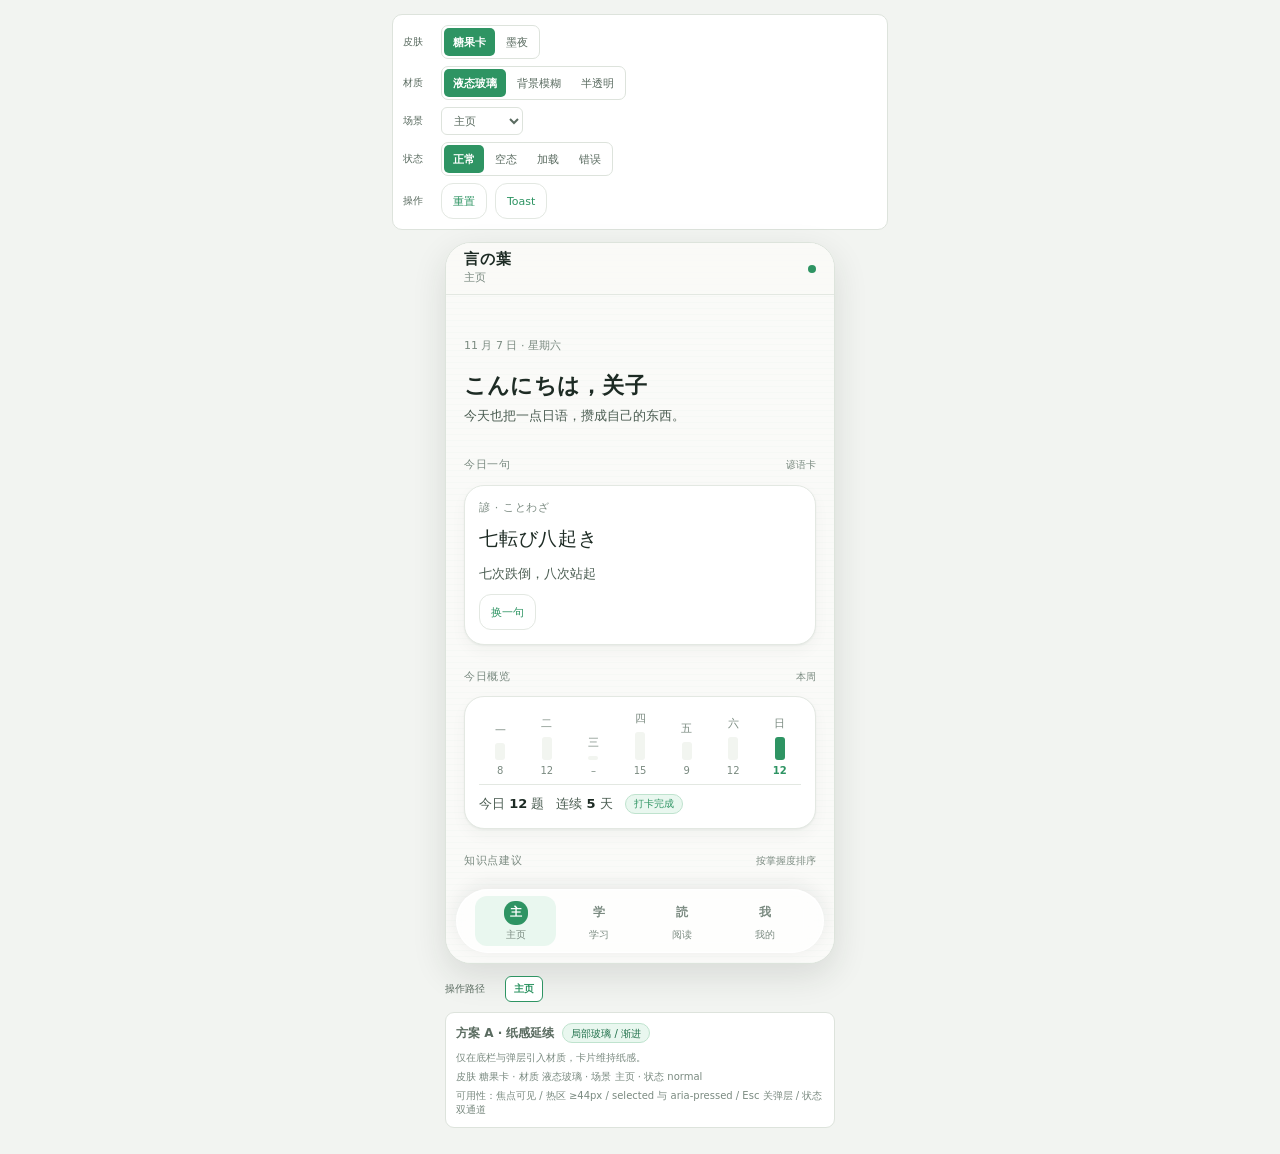
<file: docs/design/liquid-glass/option-a.html>
<!doctype html>
<html lang="zh-CN">
<head>
<meta charset="utf-8">
<meta name="viewport" content="width=device-width,initial-scale=1">
<title>言の葉 · 方案 A · 纸感延续 · UI 原型</title>
<style>
/* 共享布局骨架：三方案完全一致的信息架构、视图结构与交互热区。
 * 颜色 / 字号 / 间距 / 圆角 / 阴影 / 材质参数全部走 var(--*)，由 theme-*.css 提供。
 */
*{box-sizing:border-box}
html,body{margin:0;padding:0}
body{font-family:"Hiragino Sans","Yu Gothic","Noto Sans CJK SC","Microsoft YaHei",system-ui,sans-serif;background:var(--stage-bg);color:var(--text);-webkit-font-smoothing:antialiased}
button,input,select{font:inherit;color:inherit}
button{cursor:pointer;background:none;border:0;padding:0;text-align:left}
button:focus-visible,input:focus-visible,select:focus-visible{outline:2px solid var(--brand);outline-offset:2px}
[aria-disabled="true"]{opacity:.55;cursor:not-allowed}
#app{max-width:520px;margin:0 auto;padding:14px 12px 26px;min-height:100vh}

/* 预览控制条（原型工具，非 App UI） */
.toolbar{display:flex;flex-direction:column;gap:7px;margin-bottom:12px;padding:10px;border:1px solid var(--stage-line);border-radius:10px;background:var(--stage-panel)}
.toolbar-row{display:flex;align-items:center;gap:8px;min-height:28px}
.toolbar-row>.t-micro{width:30px;flex:none;color:var(--stage-text)}
.seg{display:flex;gap:2px;padding:2px;border:1px solid var(--stage-line);border-radius:7px;background:var(--stage-panel)}
.seg-btn{min-height:28px;padding:3px 9px;border-radius:5px;font-size:11px;color:var(--stage-text);white-space:nowrap}
.seg-btn.is-on{background:var(--stage-on);color:var(--stage-on-text);font-weight:600}
.select{min-height:28px;padding:3px 8px;border:1px solid var(--stage-line);border-radius:6px;background:var(--stage-panel);font-size:11px;color:var(--stage-text)}
.toolbar-row .btn{flex:none}

/* 设备框 */
.device{width:100%;max-width:390px;margin:0 auto;border:1px solid var(--device-line);border-radius:var(--radius-device);background:var(--bg);box-shadow:var(--shadow-device);overflow:hidden}
.device-inner{height:720px;position:relative}
.screen-shell{position:relative;display:flex;flex-direction:column;height:100%;background:var(--bg);overflow:hidden}
.screen-shell::before{content:"";position:absolute;inset:0;background:var(--screen-texture);pointer-events:none;z-index:0}
.topbar,.content,.tabbar{position:relative;z-index:1}
.topbar{flex:none;display:flex;align-items:center;gap:10px;min-height:52px;padding:0 var(--sp-page);border-bottom:var(--border-w) solid var(--line);background:var(--topbar-bg)}
.topbar-main{display:flex;flex-direction:column;gap:1px}
.t-brand{font-size:var(--fs-title);font-weight:600;letter-spacing:.08em;color:var(--text)}
.topbar-spacer{flex:1}
.status-dot{width:8px;height:8px;border-radius:50%;background:var(--ok);margin-left:auto;flex:none}
.back{display:flex;align-items:center;gap:4px;min-height:44px;padding-right:12px;color:var(--brand)}
.back>span[aria-hidden]{font-size:24px;line-height:1}
.topbar>.t-title{flex:1;text-align:center;margin-right:44px}

.content{flex:1;overflow-y:auto;overflow-x:hidden;scrollbar-width:thin}
.page{display:flex;flex-direction:column;gap:var(--sp-gap);padding:var(--sp-page);padding-bottom:calc(var(--sp-page) + 10px)}
.page.with-dock{padding-bottom:calc(var(--sp-page) + 4px)}
.hero{display:flex;flex-direction:column;gap:6px;padding:var(--sp-card) 0 calc(var(--sp-card) / 2)}
.hero.compact{padding-top:calc(var(--sp-card) / 2)}
.hero .t-body{color:var(--text-2)}
.section{display:flex;align-items:center;justify-content:space-between;gap:8px;padding-top:var(--sp-section);color:var(--text-3)}
.section-more{font-size:var(--fs-micro);color:var(--text-3)}
.hint{font-size:var(--fs-micro);line-height:1.6;color:var(--text-3);margin:2px 0 0}

/* 排版层级：三方案各自用 --fs-* 定义节奏 */
.t-display{font-size:var(--fs-display);line-height:1.25;font-weight:600;letter-spacing:.01em;margin:0;color:var(--text)}
.t-title{font-size:var(--fs-title);line-height:1.4;font-weight:var(--fw-title);margin:0;color:var(--text)}
.t-body{font-size:var(--fs-body);line-height:var(--lh-body);margin:0;color:var(--text-2)}
.t-caption{font-size:var(--fs-caption);line-height:1.5;color:var(--text-3)}
.t-label{font-size:var(--fs-label);line-height:1.4;letter-spacing:.06em;color:var(--text-3)}
.t-micro{font-size:var(--fs-micro);line-height:1.4;color:var(--text-3)}
.t-jp{font-size:var(--fs-jp);line-height:1.65;letter-spacing:.04em;margin:0;color:var(--text)}
.t-jp.small{font-size:calc(var(--fs-jp) - 3px)}
.t-number{font-size:var(--fs-number);font-weight:600;line-height:1.1;color:var(--text)}
b{font-weight:600;color:var(--text)}

/* 卡片 / 网格 */
.card{position:relative;display:flex;flex-direction:column;gap:6px;padding:var(--sp-card);border:var(--border-w) solid var(--line);border-radius:var(--radius-card);background:var(--surface);box-shadow:var(--shadow-card);color:var(--text)}
.grid-2{display:grid;grid-template-columns:repeat(2,minmax(0,1fr));gap:var(--sp-gap)}
.grid-3{display:grid;grid-template-columns:repeat(3,minmax(0,1fr));gap:var(--sp-gap)}
.row-card{flex-direction:row;align-items:center;gap:10px}
.row-main{display:flex;flex-direction:column;gap:3px;flex:1;min-width:0}
.row-actions{display:flex;align-items:center;gap:8px;flex-wrap:wrap}
.proverb{gap:8px}
.proverb .row-actions{margin-top:2px}
.entry{flex-direction:row;align-items:center;gap:10px;text-align:left;min-height:74px;width:100%;transition:transform .16s ease,border-color .16s ease}
.entry:hover,.form:hover{border-color:var(--brand)}
.entry-main{display:flex;flex-direction:column;gap:2px;flex:1;min-width:0}
.entry-arrow{width:8px;height:8px;border-top:1.5px solid var(--text-3);border-right:1.5px solid var(--text-3);transform:rotate(45deg);flex:none;margin-right:3px}
.glyph{display:flex;align-items:center;justify-content:center;width:38px;height:38px;flex:none;border-radius:var(--radius-glyph);font-size:15px;font-weight:600;background:var(--brand-soft);color:var(--brand-ink);border:var(--border-w) solid var(--glyph-line)}
.glyph[data-tone="muted"]{background:var(--surface-2);color:var(--text-3)}
.badge{display:inline-flex;align-items:center;min-height:20px;padding:1px 8px;border-radius:var(--radius-pill);font-size:var(--fs-micro);line-height:1.3;white-space:nowrap;border:var(--border-w) solid transparent;background:var(--surface-2);color:var(--text-3)}
.badge[data-kind="ok"]{background:var(--ok-soft);color:var(--ok);border-color:var(--ok-line)}
.badge[data-kind="warn"]{background:var(--warn-soft);color:var(--warn);border-color:var(--warn-line)}
.badge[data-kind="soft"]{background:var(--brand-soft);color:var(--brand-ink);border-color:var(--brand-line)}
.badge[data-kind="muted"]{background:transparent;color:var(--text-3);border-color:var(--line)}
.planned{flex-direction:row;align-items:center;gap:10px;opacity:.72;cursor:not-allowed}
.form{align-items:flex-start;min-height:78px;text-align:left;gap:2px}
.voice-row{display:flex;gap:var(--sp-gap);overflow-x:auto;padding-bottom:2px}
.voice{flex:1;min-width:92px;gap:4px}
.stat{align-items:flex-start;gap:4px}
.stat .t-number{margin-top:2px}
.profile{flex-direction:row;align-items:center;gap:10px}
.para{align-items:flex-start;gap:5px;text-align:left;width:100%}
.para-jp{margin:2px 0}
.prompt{align-items:flex-start;gap:8px;padding:calc(var(--sp-card) + 4px)}
.week{display:flex;align-items:flex-end;justify-content:space-between;gap:4px}
.day{display:flex;flex-direction:column;align-items:center;gap:4px;flex:1;min-width:0}
.day-bar{width:10px;min-height:4px;border-radius:3px;background:var(--surface-2)}
.day.is-today .day-bar{background:var(--brand)}
.day.is-today .t-micro{color:var(--brand);font-weight:600}
.stat-line{display:flex;align-items:center;gap:12px;flex-wrap:wrap;padding-top:8px;border-top:var(--border-w) solid var(--line)}
.empty{display:flex;flex-direction:column;align-items:center;gap:10px;padding:26px 14px;border:var(--border-w) dashed var(--line);border-radius:var(--radius-card);background:var(--surface);text-align:center}
.empty.slim{border:0;padding:18px 8px;background:transparent}
.empty-mark{width:34px;height:34px;border:2px solid var(--line);border-radius:8px;position:relative}
.empty-mark::after{content:"";position:absolute;inset:8px;border:1px solid var(--line);border-radius:3px}
.empty .t-body{max-width:240px}
.table{display:flex;flex-direction:column;gap:0;padding:0;overflow:hidden}
.table-row{display:flex;align-items:center;gap:8px;min-height:44px;padding:6px var(--sp-card);border-bottom:var(--border-w) solid var(--line)}
.table-row:last-child{border-bottom:0}
.table-row>.t-body{flex:1}
.table-row>.t-jp{flex:1}

/* 控件 */
.btn{display:inline-flex;align-items:center;justify-content:center;gap:6px;min-height:44px;padding:0 16px;border:var(--border-w) solid var(--line);border-radius:var(--radius-btn);font-size:var(--fs-body);font-weight:500;background:var(--surface-2);color:var(--text);white-space:nowrap;transition:filter .16s ease,border-color .16s ease}
.btn:hover{filter:brightness(.97);border-color:var(--brand)}
.btn:active{transform:translateY(1px)}
.btn-small{min-height:36px;padding:0 11px;font-size:var(--fs-caption)}
.btn-primary{background:var(--brand);border-color:var(--brand);color:var(--brand-on)}
.btn-ghost{background:transparent;border-color:var(--line);color:var(--brand)}
.pill{display:inline-flex;align-items:center;justify-content:center;min-height:40px;padding:0 14px;border:var(--border-w) solid var(--line);border-radius:var(--radius-pill);font-size:var(--fs-body);background:var(--surface-2);color:var(--text-2)}
.pill.is-on{background:var(--brand-soft);border-color:var(--brand);color:var(--brand-ink);font-weight:600}
.input{width:100%;min-height:44px;padding:8px 12px;border:var(--border-w) solid var(--line);border-radius:var(--radius-btn);background:var(--surface-2);color:var(--text);font-size:var(--fs-body)}
.input::placeholder{color:var(--text-3)}
.filter-row{display:flex;gap:8px;flex-wrap:wrap;margin:10px 0 4px}

/* 答题 */
.practice-head{display:flex;flex-direction:column;gap:8px}
.progress{height:5px;border-radius:99px;background:var(--surface-2);overflow:hidden}
.progress>span{display:block;height:100%;background:var(--brand);transition:width .25s ease}
.options{display:flex;flex-direction:column;gap:var(--sp-gap)}
.option{display:flex;align-items:center;gap:10px;min-height:52px;padding:8px var(--sp-card);border:var(--border-w) solid var(--line);border-radius:var(--radius-card);background:var(--surface);color:var(--text)}
.option>.t-body{flex:1}
.option-key{display:flex;align-items:center;justify-content:center;width:28px;height:28px;flex:none;border-radius:var(--radius-glyph);background:var(--surface-2);color:var(--text-3);font-size:var(--fs-caption);font-weight:600}
.option-mark{width:14px;height:14px;flex:none;border:1.5px solid var(--line);border-radius:50%}
.option.is-selected{border-color:var(--brand);background:var(--brand-soft)}
.option.is-selected .option-key{background:var(--brand);color:var(--brand-on)}
.option.is-answer{border-color:var(--ok);background:var(--ok-soft)}
.option.is-answer .option-mark{background:var(--ok);border-color:var(--ok)}
.option.is-wrong{border-color:var(--danger);background:var(--danger-soft)}
.option.is-wrong .option-mark{background:var(--danger);border-color:var(--danger)}

/* 底部操作条 / 判定抽屉 */
.dock{position:sticky;bottom:calc(-1 * var(--sp-page) - 10px);z-index:6;margin:var(--sp-gap) calc(-1 * var(--sp-page)) calc(-1 * var(--sp-page) - 10px);padding:12px var(--sp-page);border-top:var(--border-w) solid var(--line);background:var(--dock-bg);box-shadow:var(--shadow-dock)}
.dock-inner{display:flex;align-items:center;gap:10px;flex-wrap:wrap}
.dock-inner>.row-main{flex:1;min-width:120px}
.dock .row-actions{flex:none}
.dock.judge[data-state="correct"]{border-top-color:var(--ok)}
.dock.judge[data-state="wrong"]{border-top-color:var(--danger)}

/* 弹层 */
.scrim{position:absolute;inset:0;z-index:10;background:var(--scrim)}
.sheet{position:absolute;left:0;right:0;bottom:0;z-index:11;display:flex;flex-direction:column;max-height:76%;border-top:var(--border-w) solid var(--line);border-radius:var(--radius-sheet) var(--radius-sheet) 0 0;background:var(--sheet-bg);box-shadow:var(--shadow-sheet);overflow:hidden}
.sheet-head{display:flex;align-items:center;gap:8px;flex:none;padding:12px var(--sp-page) 8px;border-bottom:var(--border-w) solid var(--line)}
.sheet-head .t-title{flex:1}
.sheet-x{width:44px;height:44px;display:flex;align-items:center;justify-content:center;font-size:22px;color:var(--text-3);border-radius:var(--radius-btn)}
.sheet-body{flex:1;overflow-y:auto;padding:12px var(--sp-page);display:flex;flex-direction:column;gap:10px}
.sheet-foot{display:flex;align-items:center;justify-content:flex-end;gap:8px;flex:none;padding:10px var(--sp-page);border-top:var(--border-w) solid var(--line)}
.sheet-search{display:flex;gap:8px}
.picker-list{display:flex;flex-direction:column;gap:2px}
.picker-row{display:flex;align-items:center;gap:10px;min-height:48px;padding:6px 8px;border-radius:var(--radius-btn);border:var(--border-w) solid transparent}
.picker-row[aria-selected="true"]{border-color:var(--brand);background:var(--brand-soft)}
.picker-row>.t-jp{flex:1}
.detail-head{display:flex;align-items:center;gap:10px;flex-wrap:wrap}
.detail{display:flex;flex-direction:column;gap:0;margin:0}
.detail>div{display:flex;flex-direction:column;gap:2px;padding:8px 0;border-bottom:var(--border-w) solid var(--line)}
.detail>div:last-child{border-bottom:0}
.detail dt{margin:0}
.detail dd{margin:0}

/* 状态反馈 */
.state-bar{display:flex;align-items:center;gap:10px;flex-wrap:wrap;min-height:44px;padding:8px var(--sp-card);border:var(--border-w) solid var(--line);border-left-width:3px;border-radius:var(--radius-card);background:var(--surface)}
.state-bar[data-kind="loading"]{border-left-color:var(--brand)}
.state-bar[data-kind="error"]{border-left-color:var(--danger);background:var(--danger-soft)}
.state-bar[data-kind="ok"]{border-left-color:var(--ok);background:var(--ok-soft)}
.state-bar .t-body{flex:1;min-width:120px}
.skeleton{height:8px;width:70px;border-radius:99px;background:var(--surface-2);animation:pulse 1.2s ease-in-out infinite}
@keyframes pulse{0%,100%{opacity:.4}50%{opacity:1}}
.toast{position:absolute;left:50%;bottom:78px;transform:translateX(-50%);z-index:20;max-width:86%;padding:10px 16px;border:var(--border-w) solid var(--line);border-radius:var(--radius-pill);font-size:var(--fs-body);text-align:center;background:var(--toast-bg);color:var(--toast-text);box-shadow:var(--shadow-sheet)}
.toast[data-kind="ok"]{border-color:var(--ok)}
.toast[data-kind="warn"]{border-color:var(--warn)}

/* 底部标签栏 */
.tabbar{flex:none;display:flex;align-items:stretch;gap:2px;min-height:64px;padding:6px var(--sp-page);border-top:var(--border-w) solid var(--line);background:var(--tabbar-bg)}
.tab{flex:1;display:flex;flex-direction:column;align-items:center;justify-content:center;gap:3px;min-height:48px;border-radius:var(--radius-btn);color:var(--text-3)}
.tab-glyph{display:flex;align-items:center;justify-content:center;width:24px;height:24px;font-size:12px;font-weight:600;border-radius:var(--radius-glyph)}
.tab.is-on{color:var(--brand);background:var(--brand-soft)}
.tab.is-on .tab-glyph{background:var(--brand);color:var(--brand-on)}

/* 路径 / 说明 */
.pathbar{display:flex;align-items:center;gap:8px;flex-wrap:wrap;max-width:390px;margin:12px auto 0}
.pathbar>.t-micro{width:52px;flex:none;color:var(--stage-text)}
.path-list{display:flex;align-items:center;gap:4px;flex-wrap:wrap;flex:1}
.path-chip{min-height:26px;padding:2px 8px;border:1px solid var(--stage-line);border-radius:6px;font-size:10px;background:var(--stage-panel);color:var(--stage-text)}
.path-chip.is-last{border-color:var(--brand);color:var(--brand);font-weight:600}
.path-sep{font-size:11px;color:var(--stage-text)}
.legend{display:flex;flex-direction:column;gap:5px;max-width:390px;margin:10px auto 0;padding:10px;border:1px solid var(--stage-line);border-radius:9px;background:var(--stage-panel)}
.legend-line{display:flex;align-items:center;gap:8px;flex-wrap:wrap;font-size:11px;color:var(--stage-text)}
.legend-line b{font-size:12px;color:var(--stage-text)}
@media (min-width:900px){#app{max-width:520px}}

/* ---- 方案 A · 纸感延续 ---- */
/* 方案 A · 纸感延续（Paper + Accent Glass）
 * 取舍：保留现有糖果卡/墨夜纸感卡片，只在底栏、弹层、判定抽屉引入材质。
 * 材质降级作用域刻意收窄 —— 卡片永远是实色纸卡，可读性与跨版本一致性优先。
 */
:root{
  --stage-bg:#F2F4F1;--stage-panel:#FFFFFF;--stage-line:#DDE3DC;--stage-text:#5A6B60;--stage-on:#2E9463;--stage-on-text:#FFFFFF;
  --bg:#FAFAF8;--surface:#FFFFFF;--surface-2:#F2F5F0;--line:#E3E8E2;--line-strong:#C9D4CA;
  --text:#1D2B24;--text-2:#4A5C51;--text-3:#7A8A80;
  --brand:#2E9463;--brand-soft:#E9F7EF;--brand-ink:#1E6F49;--brand-on:#FFFFFF;--brand-line:#BFE3CE;--glyph-line:#D8EADD;
  --ok:#2E9463;--ok-soft:#E9F7EF;--ok-line:#BFE3CE;
  --warn:#B27A18;--warn-soft:#FBF2DE;--warn-line:#EBDBAE;
  --danger:#B34A3F;--danger-soft:#FBEAE7;
  --radius-card:20px;--radius-btn:12px;--radius-pill:999px;--radius-sheet:20px;--radius-glyph:11px;--radius-device:26px;
  --shadow-card:0 1px 2px rgba(29,43,36,.05),0 6px 16px rgba(29,43,36,.04);
  --shadow-sheet:0 -8px 28px rgba(29,43,36,.10);--shadow-device:0 12px 34px rgba(29,43,36,.12);--shadow-dock:0 -4px 14px rgba(29,43,36,.06);
  --sp-page:18px;--sp-card:14px;--sp-gap:12px;--sp-section:12px;
  --fs-display:22px;--fs-title:15px;--fs-body:13px;--fs-caption:11px;--fs-label:11px;--fs-micro:10px;--fs-jp:19px;--fs-number:20px;
  --lh-body:1.65;--fw-title:600;--border-w:1px;
  --screen-texture:repeating-linear-gradient(0deg,rgba(46,148,99,.018) 0 1px,transparent 1px 6px);
  --topbar-bg:rgba(250,250,248,.92);--tabbar-bg:rgba(255,255,255,.94);--dock-bg:#FFFFFF;--sheet-bg:#FFFFFF;
  --scrim:rgba(20,32,26,.34);--toast-bg:#25382C;--toast-text:#FFFFFF;--device-line:#DDE4DC;
  --glass-surface:rgba(255,255,255,.72);--glass-line:rgba(255,255,255,.85);
}
body[data-dark="true"]{
  --bg:#0F1114;--surface:#171A1F;--surface-2:#20252B;--line:#2C343C;--line-strong:#3D4852;
  --text:#E6ECF1;--text-2:#A9B7C2;--text-3:#778791;
  --brand:#9FBBD3;--brand-soft:#1D2A34;--brand-ink:#BBD5E8;--brand-on:#0F1114;--brand-line:#31465A;--glyph-line:#31465A;
  --ok:#8FC3A5;--ok-soft:#1A2A22;--ok-line:#2C4A38;
  --warn:#D9B166;--warn-soft:#2A2418;--warn-line:#4A3D22;
  --danger:#DE8C81;--danger-soft:#2C1E1D;
  --shadow-card:none;--shadow-sheet:0 -8px 24px rgba(0,0,0,.35);--shadow-device:0 12px 34px rgba(0,0,0,.45);--shadow-dock:none;
  --screen-texture:none;--topbar-bg:#0F1114;--tabbar-bg:#0F1114;--dock-bg:#171A1F;--sheet-bg:#171A1F;
  --scrim:rgba(0,0,0,.55);--toast-bg:#2A333C;--toast-text:#E6ECF1;--device-line:#2C343C;
  --glass-surface:rgba(23,26,31,.78);--glass-line:rgba(159,187,211,.22);
}
/* 卡片保持纸感：任何材质档都不玻璃化 .card —— 这是方案 A 的核心边界 */
.card,.prompt,.option,.empty,.state-bar{background:var(--surface)}
/* 悬浮药丸底栏（浅色）；墨夜按现有规范平铺 */
.tabbar{margin:8px 10px 10px;border:1px solid var(--line);border-top:1px solid var(--line);border-radius:999px;box-shadow:0 4px 14px rgba(29,43,36,.08)}
.tab{padding:0 2px}
body[data-dark="true"] .tabbar{margin:0;border:0;border-top:1px solid var(--line);border-radius:0;box-shadow:none}
/* 交互规则：克制、单步、无层叠动画 */
.btn:active{transform:translateY(1px)}
.entry:hover,.form:hover{transform:translateY(-1px)}
.tab.is-on .tab-glyph{box-shadow:none}

/* 三档材质：只作用于底栏 / 弹层 / 判定抽屉 */
body[data-material="glass"] .tabbar,body[data-material="glass"] .sheet,body[data-material="glass"] .dock{
  background:var(--glass-surface);-webkit-backdrop-filter:blur(14px) saturate(1.45);backdrop-filter:blur(14px) saturate(1.45);
  border-color:var(--glass-line);box-shadow:inset 0 1px 0 rgba(255,255,255,.5),0 -4px 18px rgba(29,43,36,.08)}
body[data-material="glass"] .sheet::before{content:"";position:absolute;inset:0 0 auto;height:1px;background:linear-gradient(90deg,transparent,rgba(255,255,255,.9),transparent)}
body[data-material="blur"] .tabbar,body[data-material="blur"] .sheet,body[data-material="blur"] .dock{
  background:var(--glass-surface);-webkit-backdrop-filter:blur(9px);backdrop-filter:blur(9px);border-color:var(--line)}
body[data-material="solid"] .tabbar,body[data-material="solid"] .sheet,body[data-material="solid"] .dock{
  background:var(--surface);-webkit-backdrop-filter:none;backdrop-filter:none;border-color:var(--line)}
body[data-dark="true"][data-material="glass"] .tabbar,body[data-dark="true"][data-material="glass"] .sheet,body[data-dark="true"][data-material="glass"] .dock{box-shadow:inset 0 1px 0 rgba(159,187,211,.14)}
/* 状态反馈：轻描边 + 淡底，颜色与文字双通道 */
.state-bar[data-kind="ok"] .t-body::before{content:"完成 · ";font-weight:600}
.state-bar[data-kind="error"] .t-body::before{content:"失败 · ";font-weight:600}
.toast{letter-spacing:.01em}

</style>
</head>
<body data-plan="a" data-dark="false" data-material="glass">
<div id="app"></div>
<script>
/* 言の葉 · 液体玻璃 UI 原型共享引擎
 * 三个方案共用同一份信息架构、页面范围、操作路径与状态机。
 * 差异完全由各自 CSS（配色 / 字体层级 / 间距 / 布局形态 / 控件样式 / 反馈规则）承担。
 * 这是原型预览代码，不进生产；不发起任何网络调用。
 */
(function () {
  'use strict';

  /* 底部导航矢量图标：由 build.py 从 src/icons/tab-*.svg 内联注入（内联才能继承 currentColor）
   * 若构建脚本未运行，这里为空对象，渲染自动退回文字字形，不会出现空图标。 */
  var ICONS = {home:'<svg xmlns="http://www.w3.org/2000/svg" viewBox="0 0 24 24" fill="none" stroke="currentColor" stroke-width="1.75" stroke-linecap="round" stroke-linejoin="round" focusable="false"><path d="M4 10.2 12 3.8l8 6.4V19a1.6 1.6 0 0 1-1.6 1.6H5.6A1.6 1.6 0 0 1 4 19z"/><path d="M9.6 20.6v-6.2h4.8v6.2"/></svg>',mine:'<svg xmlns="http://www.w3.org/2000/svg" viewBox="0 0 24 24" fill="none" stroke="currentColor" stroke-width="1.75" stroke-linecap="round" stroke-linejoin="round" focusable="false"><circle cx="12" cy="8.1" r="3.5"/><path d="M5.3 20.2c.9-3.2 3.5-5.2 6.7-5.2s5.8 2 6.7 5.2"/></svg>',read:'<svg xmlns="http://www.w3.org/2000/svg" viewBox="0 0 24 24" fill="none" stroke="currentColor" stroke-width="1.75" stroke-linecap="round" stroke-linejoin="round" focusable="false"><path d="M12 6.6C10.4 5.2 8.1 4.6 5.8 4.6H4v13.1h1.8c2.3 0 4.6.6 6.2 2 1.6-1.4 3.9-2 6.2-2H20V4.6h-1.8c-2.3 0-4.6.6-6.2 2z"/><path d="M12 6.6v13.1"/></svg>',study:'<svg xmlns="http://www.w3.org/2000/svg" viewBox="0 0 24 24" fill="none" stroke="currentColor" stroke-width="1.75" stroke-linecap="round" stroke-linejoin="round" focusable="false"><path d="M4 20h4.4l9.5-9.5a2.2 2.2 0 0 0-3.1-3.1L5.3 16.9z"/><path d="M14.9 5.1l3.1 3.1"/><path d="M4 20l.3-3.1"/></svg>'};

  var PLAN_META = {
    a: { name: '方案 A · 纸感延续', tag: '局部玻璃 / 渐进', note: '仅在底栏与弹层引入材质，卡片维持纸感。' },
    b: { name: '方案 B · 全量液态玻璃', tag: '全局玻璃 / 沉浸', note: '卡片、控件、弹层统一玻璃语言，背景带光斑。' },
    c: { name: '方案 C · 结构化线框', tag: '无玻璃 / 阅读优先', note: '强边界线框与高密度栅格，状态以文字为主。' },
  };

  var DATA = {
    proverbs: [
      { jp: '七転び八起き', zh: '七次跌倒，八次站起' },
      { jp: '塵も積もれば山となる', zh: '积尘成山' },
      { jp: '継続は力なり', zh: '坚持即是力量' },
    ],
    week: [
      { d: '一', n: 8 }, { d: '二', n: 12 }, { d: '三', n: 0 },
      { d: '四', n: 15 }, { d: '五', n: 9 }, { d: '六', n: 12 }, { d: '日', n: 12, today: true },
    ],
    suggestions: [
      { tag: '薄弱形式', title: 'て形 · 促音便', body: '最近 3 次答错「待って」，建议再练一组。', action: '去练习' },
      { tag: '间隔复习', title: '使役形已到期', body: '「行かせる」距上次答对 4 天，进入复习窗口。', action: '去复习' },
      { tag: '掌握度', title: '基础形 12/18', body: '再完成 6 个形式即可点亮基础层。', action: '查看' },
    ],
    entries: [
      { id: 'verb', label: '动词', sub: '79 词 · 6 种活用形', glyph: '動', desc: '形式 / 语态 / 速查' },
      { id: 'adj', label: '形容词', sub: '15 词 · 7 种形式', glyph: '形', desc: 'い / な 与特例' },
      { id: 'particle', label: '助词', sub: '9 个专题', glyph: '助', desc: '专题地图与练习' },
      { id: 'mistakes', label: '错题本', sub: '按模块分组', glyph: '誤', desc: '重练与间隔复习' },
    ],
    forms: [
      { k: 'ます形', v: '書きます', lv: '基础' }, { k: 'て形', v: '書いて', lv: '基础' },
      { k: 'た形', v: '書いた', lv: '基础' }, { k: 'ない形', v: '書かない', lv: '基础' },
      { k: 'ば形', v: '書けば', lv: '进阶' }, { k: '可能形', v: '書ける', lv: '进阶' },
    ],
    voices: [
      { k: '受身', v: '書かれる' }, { k: '使役', v: '書かせる' }, { k: '使役受身', v: '書かせられる' },
    ],
    questions: [
      { jp: '昨日、手紙を＿＿＿。', kana: 'きのう、てがみを', options: ['書きます', '書きました', '書いて', '書かない'], answer: 1, note: '「昨日」要求过去形，ます形的过去为「ました」。' },
      { jp: '宿題を＿＿＿から、遊びに行きます。', kana: 'しゅくだいを', options: ['書く', '書いて', '書いた', '書けば'], answer: 2, note: '「〜てから」表示先后顺序，用た形。' },
      { jp: '毎日、日記を＿＿＿。', kana: 'まいにち、にっきを', options: ['書いた', '書いて', '書きます', '書かせる'], answer: 2, note: '「毎日」是习惯，用现在形。' },
    ],
    lexicon: [
      { id: 'kaku', jp: '書く', kana: 'かく', mean: '写', group: '五段' },
      { id: 'taberu', jp: '食べる', kana: 'たべる', mean: '吃', group: '一段' },
      { id: 'iku', jp: '行く', kana: 'いく', mean: '去', group: '五段' },
      { id: 'miru', jp: '見る', kana: 'みる', mean: '看', group: '一段' },
      { id: 'kuru', jp: '来る', kana: 'くる', mean: '来', group: 'カ変' },
    ],
    article: [
      '春になると、公園の桜が咲きます。',
      '朝早く起きて、近所を散歩しました。',
      '小さな川のそばで、本を読む人がいました。',
    ],
    word: { jp: '散歩', kana: 'さんぽ', pos: '名詞 · サ変接続', mean: '散步', sent: '朝早く起きて、近所を散歩しました。', gram: '「を」标记动作对象；「散歩しました」为サ变名词 + する的ます形过去。' },
  };

  var VIEW_META = {
    home: { title: '主页', primary: true },
    study: { title: '学习', primary: true },
    read: { title: '阅读', primary: true },
    mine: { title: '我的', primary: true },
    verb: { title: '动词', primary: false },
    practice: { title: '综合练习', primary: false },
    reference: { title: '活用速查', primary: false },
    reader: { title: '文章阅读', primary: false },
    mistakes: { title: '错题本', primary: false },
  };

  var state = {
    plan: 'a', view: 'home', history: ['home'], dark: false, material: 'glass', dock: 'overlay', radius: '24',
    sheet: null, toast: null, toastKind: 'info', inject: 'normal',
    proverb: 0, nick: '关子', nicknameDraft: '关子', moduleLabel: '动词',
    practice: { index: 0, selected: null, judged: null, revealed: false },
    picker: { query: '', selectedId: 'kaku', currentId: 'kaku' },
    read: { status: 'idle', bookmarked: false, activeWord: false },
    bookmarked: false, filter: { basic: true, advanced: false },
  };

  function esc(s) { return String(s).replace(/&/g, '&amp;').replace(/</g, '&lt;').replace(/>/g, '&gt;').replace(/"/g, '&quot;'); }
  function $(sel) { return document.querySelector(sel); }
  function meta() { return VIEW_META[state.view] || VIEW_META.home; }
  function isSecondary() { return !meta().primary; }

  /* ---------- 通用片段 ---------- */
  function btn(label, action, opt) {
    opt = opt || {};
    var cls = 'btn ' + (opt.primary ? 'btn-primary ' : '') + (opt.ghost ? 'btn-ghost ' : '') + (opt.small ? 'btn-small' : '');
    var dis = opt.disabled ? ' aria-disabled="true"' : '';
    var extra = opt.aria ? ' ' + opt.aria : '';
    return '<button type="button" class="' + cls.trim() + '" data-action="' + action + '"' + dis + extra + '>' + esc(label) + '</button>';
  }
  function glyph(ch, tone) { return '<span class="glyph" data-tone="' + (tone || 'main') + '" aria-hidden="true">' + esc(ch) + '</span>'; }
  function section(label, more) {
    return '<div class="section"><span class="t-label">' + esc(label) + '</span>' +
      (more ? '<span class="section-more">' + esc(more) + '</span>' : '') + '</div>';
  }
  function badge(text, kind) { return '<span class="badge" data-kind="' + (kind || 'neutral') + '">' + esc(text) + '</span>'; }
  function empty(title, body, action, label) {
    return '<div class="empty"><div class="empty-mark" aria-hidden="true"></div>' +
      '<p class="t-title">' + esc(title) + '</p><p class="t-body">' + esc(body) + '</p>' +
      (action ? btn(label || '去练习', action, { primary: true }) : '') + '</div>';
  }

  /* ---------- 视图 ---------- */
  function viewHome() {
    var p = DATA.proverbs[state.proverb];
    var week = DATA.week.map(function (w) {
      return '<div class="day' + (w.today ? ' is-today' : '') + '" aria-label="' + w.d + ' ' + w.n + ' 题">' +
        '<span class="t-caption">' + w.d + '</span><span class="day-bar" style="height:' + (4 + w.n * 1.6) + 'px"></span>' +
        '<span class="t-micro">' + (w.n || '–') + '</span></div>';
    }).join('');
    var sug = DATA.suggestions.map(function (s) {
      return '<div class="card row-card"><div class="row-main">' + badge(s.tag, 'soft') +
        '<p class="t-title">' + esc(s.title) + '</p><p class="t-body">' + esc(s.body) + '</p></div>' +
        btn(s.action, 'open:practice', { ghost: true, small: true }) + '</div>';
    }).join('');
    return '<div class="page">' +
      '<div class="hero"><p class="t-caption">11 月 7 日 · 星期六</p><h1 class="t-display">こんにちは，' + esc(state.nick) + '</h1>' +
      '<p class="t-body">今天也把一点日语，攒成自己的东西。</p></div>' +
      section('今日一句', '谚语卡') +
      '<div class="card proverb"><span class="t-label">諺 · ことわざ</span>' +
      '<p class="t-jp">' + esc(p.jp) + '</p><p class="t-body">' + esc(p.zh) + '</p>' +
      '<div class="row-actions">' + btn('换一句', 'proverb', { ghost: true, small: true }) + '</div></div>' +
      section('今日概览', '本周') +
      '<div class="card"><div class="week">' + week + '</div>' +
      '<div class="stat-line"><span class="t-body">今日 <b>12</b> 题</span><span class="t-body">连续 <b>5</b> 天</span>' + badge('打卡完成', 'ok') + '</div></div>' +
      section('知识点建议', '按掌握度排序') + sug + '</div>';
  }

  function viewStudy() {
    var cards = DATA.entries.map(function (e) {
      var act = e.id === 'mistakes' ? 'open:mistakes' : 'open:verb';
      return '<button type="button" class="card entry" data-action="' + act + '" data-module="' + e.id + '">' +
        glyph(e.glyph) + '<span class="entry-main"><span class="t-title">' + esc(e.label) + '</span>' +
        '<span class="t-caption">' + esc(e.sub) + '</span><span class="t-micro">' + esc(e.desc) + '</span></span>' +
        '<span class="entry-arrow" aria-hidden="true"></span></button>';
    }).join('');
    return '<div class="page"><div class="hero compact"><h1 class="t-display">学习</h1>' +
      '<p class="t-body">选一个模块，从形式到练习走一遍。</p></div>' +
      section('学习模块', '4 个') + '<div class="grid-2">' + cards + '</div>' +
      section('更多工具', '规划中') +
      '<div class="card planned" data-action="planned" aria-disabled="true">' + glyph('詞', 'muted') +
      '<span class="entry-main"><span class="t-title">独立查词</span><span class="t-caption">词典源待接入</span></span>' +
      badge('规划中', 'muted') + '</div>' +
      '<p class="hint">规划中位可见、已标注、不可点击，不做假交互（D-026）。</p></div>';
  }

  function viewRead() {
    return '<div class="page"><div class="hero compact"><h1 class="t-display">阅读</h1>' +
      '<p class="t-body">把一篇文章拆成能读懂的片段。</p></div>' +
      section('阅读工具', '1 个可用') +
      '<button type="button" class="card entry" data-action="open:reader">' + glyph('読') +
      '<span class="entry-main"><span class="t-title">AI 文章解析</span>' +
      '<span class="t-caption">点段解析 · 逐词 · 注音</span><span class="t-micro">客户端直连模型接口</span></span>' +
      '<span class="entry-arrow" aria-hidden="true"></span></button>' +
      '<div class="card planned" data-action="planned" aria-disabled="true">' + glyph('排', 'muted') +
      '<span class="entry-main"><span class="t-title">排版与导出</span></span>' + badge('规划中', 'muted') + '</div>' +
      '<div class="card planned" data-action="planned" aria-disabled="true">' + glyph('書', 'muted') +
      '<span class="entry-main"><span class="t-title">撰写辅助</span></span>' + badge('规划中', 'muted') + '</div>' +
      section('状态反馈演示', '本地模拟 · 无网络调用') +
      '<div class="card"><div class="row-actions">' +
      btn('触发加载态', 'inject:loading', { ghost: true, small: true }) +
      btn('触发错误态', 'inject:error', { ghost: true, small: true }) +
      btn('触发成功提示', 'toast:ok', { ghost: true, small: true }) + '</div>' +
      '<p class="hint">状态注入只改原型状态，不发起任何请求。</p></div></div>';
  }

  function viewMine() {
    var book = state.inject === 'empty'
      ? empty('还没有书签', '阅读时收藏的词或段落会出现在这里。', 'open:reader', '去读一篇')
      : '<div class="card row-card"><div class="row-main"><span class="t-title">散歩 · さんぽ</span>' +
        '<span class="t-caption">朝早く起きて、近所を散歩しました。</span></div>' + badge('词', 'soft') + '</div>';
    return '<div class="page"><div class="hero compact"><h1 class="t-display">我的</h1></div>' +
      '<div class="card profile">' + glyph('葉') + '<div class="row-main"><span class="t-title">' + esc(state.nick) + '</span>' +
      '<span class="t-caption">资料卡 · profile-v1</span></div>' + btn('编辑', 'sheet:nickname', { ghost: true, small: true }) + '</div>' +
      section('学习统计', '本周') + '<div class="grid-3">' +
      '<div class="card stat"><span class="t-micro">累计答题</span><span class="t-number">486</span></div>' +
      '<div class="card stat"><span class="t-micro">连续天数</span><span class="t-number">5</span></div>' +
      '<div class="card stat"><span class="t-micro">已掌握</span><span class="t-number">31</span></div></div>' +
      section('书签收藏', state.inject === 'empty' ? '空态' : '1 条') + book +
      section('更多设置', '') +
      '<div class="card row-card"><div class="row-main"><span class="t-title">外观材质</span>' +
      '<span class="t-caption">当前：' + materialLabel() + ' · ' + (state.dark ? '墨夜' : '糖果卡') + '</span></div>' +
      badge('原型预览', 'soft') + '</div>' +
      '<div class="card planned" data-action="planned" aria-disabled="true"><div class="row-main">' +
      '<span class="t-title">发音音色 / 词库导入导出</span></div>' + badge('规划中', 'muted') + '</div></div>';
  }

  function viewVerb() {
    var forms = DATA.forms.map(function (f) {
      return '<button type="button" class="card form" data-action="toast:info" aria-label="查看 ' + esc(f.k) + '">' +
        '<span class="t-micro">' + esc(f.lv) + '</span><span class="t-title">' + esc(f.k) + '</span>' +
        '<span class="t-jp small">' + esc(f.v) + '</span></button>';
    }).join('');
    var voices = DATA.voices.map(function (v) {
      return '<div class="card voice"><span class="t-caption">' + esc(v.k) + '</span><span class="t-jp small">' + esc(v.v) + '</span></div>';
    }).join('');
    return '<div class="page with-dock"><div class="hero compact"><h1 class="t-display">' + esc(state.moduleLabel) + '</h1>' +
      '<p class="t-body">形式、语态、速查、练习，一条线走通。</p></div>' +
      section('活用形式', '6 种') + '<div class="grid-2">' + forms + '</div>' +
      section('语态', '3 种') + '<div class="voice-row">' + voices + '</div>' +
      section('今日卡', '') + '<div class="card row-card"><div class="row-main">' +
      '<span class="t-title">書く · かく</span><span class="t-caption">五段 · 写</span></div>' +
      btn('速查', 'open:reference', { ghost: true, small: true }) + '</div>' +
      '<div class="dock"><div class="dock-inner">' +
      '<div class="row-main"><span class="t-title">综合练习</span><span class="t-caption">3 题 · 跨形式随机</span></div>' +
      btn('开始', 'open:practice', { primary: true }) + '</div></div></div>';
  }

  function viewReference() {
    var cur = DATA.lexicon.filter(function (x) { return x.id === state.picker.currentId; })[0] || DATA.lexicon[0];
    var rows = DATA.forms.map(function (f, i) {
      return '<div class="table-row"><span class="t-body">' + esc(f.k) + '</span>' +
        '<span class="t-jp small">' + esc(f.v) + '</span>' +
        btn('练这题', 'open:practice', { ghost: true, small: true, aria: 'aria-label="练习 ' + esc(f.k) + '"' }) + '</div>';
    }).join('');
    return '<div class="page"><div class="hero compact"><h1 class="t-display">活用速查</h1>' +
      '<p class="t-body">' + esc(cur.jp) + '（' + esc(cur.kana) + '） · ' + esc(cur.mean) + ' · ' + esc(cur.group) + '</p></div>' +
      '<div class="card"><div class="row-actions">' + btn('换词条', 'sheet:picker', { primary: true, small: true }) +
      badge('当前：' + cur.jp, 'soft') + '</div></div>' +
      section('语态对照', '3 种') + '<div class="card">' + DATA.voices.map(function (v) {
        return '<div class="table-row"><span class="t-body">' + esc(v.k) + '</span><span class="t-jp small">' + esc(v.v) + '</span></div>';
      }).join('') + '</div>' +
      section('活用表', '任一行可练') + '<div class="card table">' + rows + '</div>' +
      '<p class="hint">词条行带 selected 语义；长按可查看提示（桌面为 title 提示）。</p></div>';
  }

  function viewReader() {
    var status = state.read.status;
    var paras = DATA.article.map(function (t, i) {
      return '<button type="button" class="card para" data-action="sheet:word" data-para="' + i + '" aria-label="解析第 ' + (i + 1) + ' 段">' +
        '<span class="t-micro">段落 ' + (i + 1) + '</span><span class="t-jp para-jp">' + esc(t) + '</span>' +
        '<span class="t-caption">点按查看词详情与解析</span></button>';
    }).join('');
    var banner = '';
    if (status === 'loading') banner = '<div class="state-bar" data-kind="loading"><span class="t-body">解析中… 正在处理段落 2</span><span class="skeleton"></span></div>';
    if (status === 'error') banner = '<div class="state-bar" data-kind="error"><span class="t-body">解析失败 · 接口未响应</span>' + btn('重试', 'analyze', { ghost: true, small: true }) + '</div>';
    if (status === 'done') banner = '<div class="state-bar" data-kind="ok"><span class="t-body">解析完成 · 3 段 / 12 词</span>' + badge('已缓存', 'ok') + '</div>';
    return '<div class="page"><div class="hero compact"><h1 class="t-display">文章阅读</h1>' +
      '<p class="t-body">春の散歩 · 点段解析</p></div>' +
      '<div class="card"><div class="row-actions">' + btn('开始解析', 'analyze', { primary: true, small: true }) +
      badge(state.bookmarked ? '已收藏本段' : '未收藏', state.bookmarked ? 'ok' : 'muted') + '</div></div>' +
      banner + section('正文', '3 段') + paras +
      '<p class="hint">解析为本地模拟状态机，不发起任何网络或模型调用。</p></div>';
  }

  function viewMistakes() {
    if (state.inject === 'empty') {
      return '<div class="page"><div class="hero compact"><h1 class="t-display">错题本</h1></div>' +
        section('按模块分组', '暂无记录') +
        empty('错题本是空的', '答错的题会自动进来，按间隔复习排期。', 'open:practice', '去做一题') +
        '<p class="hint">空态给出明确下一步，不留死路。</p></div>';
    }
    return '<div class="page"><div class="hero compact"><h1 class="t-display">错题本</h1></div>' +
      section('动词 · 2 条', '') +
      '<div class="card row-card"><div class="row-main"><span class="t-title">書く · て形</span>' +
      '<span class="t-caption">答错 2 次 · 今日到期</span></div>' + badge('待复习', 'warn') + '</div>' +
      '<div class="card row-card"><div class="row-main"><span class="t-title">行く · た形</span>' +
      '<span class="t-caption">答错 1 次 · 3 天后到期</span></div>' + badge('已排期', 'soft') + '</div></div>';
  }

  function viewPractice() {
    var q = DATA.questions[state.practice.index % DATA.questions.length];
    var p = state.practice;
    var opts = q.options.map(function (o, i) {
      var cls = 'option';
      if (p.selected === i) cls += ' is-selected';
      if (p.judged !== null && i === q.answer) cls += ' is-answer';
      if (p.judged !== null && p.selected === i && i !== q.answer) cls += ' is-wrong';
      return '<button type="button" class="' + cls + '" data-action="option:' + i + '" aria-pressed="' + (p.selected === i) + '">' +
        '<span class="option-key">' + 'ABCD'.charAt(i) + '</span><span class="t-body">' + esc(o) + '</span>' +
        '<span class="option-mark" aria-hidden="true"></span></button>';
    }).join('');
    var dock = '';
    if (p.judged === null) {
      dock = '<div class="dock judge" data-state="idle"><div class="dock-inner">' +
        '<div class="row-main"><span class="t-title">' + (p.selected === null ? '请选择一个答案' : '已选 ' + 'ABCD'.charAt(p.selected)) + '</span>' +
        '<span class="t-caption">第 ' + (p.index % DATA.questions.length + 1) + ' / ' + DATA.questions.length + ' 题</span></div>' +
        btn('提交', 'submit', { primary: true, disabled: p.selected === null }) + '</div></div>';
    } else {
      var ok = p.judged === 'correct';
      dock = '<div class="dock judge" data-state="' + p.judged + '"><div class="dock-inner">' +
        '<div class="row-main"><span class="t-title">' + (ok ? '正确' : '错误') + (p.revealed ? ' · 已揭晓答案' : '') + '</span>' +
        '<span class="t-caption">' + (p.revealed ? esc(q.note) : (ok ? '答对了，继续保持。' : '再看一眼解析，然后下一题。')) + '</span></div>' +
        '<div class="row-actions">' + (p.revealed ? '' : btn('看答案', 'reveal', { ghost: true, small: true })) +
        btn('下一题', 'next', { primary: true, small: true }) + '</div></div></div>';
    }
    return '<div class="page with-dock"><div class="practice-head"><div class="row-actions">' +
      '<span class="t-label">进度 ' + (p.index % DATA.questions.length + 1) + '/' + DATA.questions.length + '</span>' +
      btn('筛选', 'sheet:filter', { ghost: true, small: true }) + '</div>' +
      '<div class="progress"><span style="width:' + ((p.index % DATA.questions.length) / DATA.questions.length * 100) + '%"></span></div></div>' +
      '<div class="card prompt"><span class="t-caption">' + esc(q.kana) + '</span>' +
      '<p class="t-jp">' + esc(q.jp) + '</p><span class="t-label">选出正确的活用形</span></div>' +
      section('选项', '单选') + '<div class="options">' + opts + '</div>' + dock + '</div>';
  }

  var VIEWS = {
    home: viewHome, study: viewStudy, read: viewRead, mine: viewMine,
    verb: viewVerb, practice: viewPractice, reference: viewReference,
    reader: viewReader, mistakes: viewMistakes,
  };

  /* ---------- 弹层 ---------- */
  function sheetPicker() {
    var q = state.picker.query.trim();
    var list = DATA.lexicon.filter(function (x) { return !q || x.jp.indexOf(q) >= 0 || x.kana.indexOf(q) >= 0 || x.mean.indexOf(q) >= 0; });
    var rows = list.length ? list.map(function (x) {
      var sel = state.picker.selectedId === x.id;
      return '<button type="button" class="picker-row" data-action="picker-select:' + x.id + '" aria-selected="' + sel + '">' +
        '<span class="t-jp small">' + esc(x.jp) + '</span><span class="t-caption">' + esc(x.kana) + ' · ' + esc(x.mean) + '</span>' +
        (sel ? badge('已选', 'ok') : '') + '</button>';
    }).join('') : '<div class="empty slim"><p class="t-body">没有匹配的词条</p><p class="t-caption">换个关键字试试</p></div>';
    return { title: '选择词条', body: '<div class="sheet-search"><input class="input" id="picker-input" type="text" placeholder="搜索读音或释义" value="' + esc(state.picker.query) + '" aria-label="搜索词条" data-action="picker-input"></div>' +
      '<div class="picker-list">' + rows + '</div>', foot: btn('取消', 'sheet-close', { ghost: true }) + btn('确定换词', 'picker-apply', { primary: true }) };
  }

  function sheetWord() {
    var w = DATA.word;
    return { title: '词详情', body: '<div class="detail-head"><span class="t-jp">' + esc(w.jp) + '</span>' + badge(w.pos, 'soft') + '</div>' +
      '<dl class="detail"><div><dt class="t-micro">読み</dt><dd class="t-body">' + esc(w.kana) + '</dd></div>' +
      '<div><dt class="t-micro">意味</dt><dd class="t-body">' + esc(w.mean) + '</dd></div>' +
      '<div><dt class="t-micro">文中</dt><dd class="t-body">' + esc(w.sent) + '</dd></div>' +
      '<div><dt class="t-micro">语法</dt><dd class="t-body">' + esc(w.gram) + '</dd></div></dl>',
      foot: btn('关闭', 'sheet-close', { ghost: true }) + btn(state.read.bookmarked ? '已收藏' : '收藏这个词', 'bookmark', { primary: true, disabled: state.read.bookmarked }) };
  }

  function sheetFilter() {
    return { title: '练习筛选', body: '<p class="t-body">选择本次练习涵盖的形式层级。</p>' +
      '<div class="filter-row">' +
      '<button type="button" class="pill' + (state.filter.basic ? ' is-on' : '') + '" data-action="filter:basic" aria-pressed="' + state.filter.basic + '">基础形</button>' +
      '<button type="button" class="pill' + (state.filter.advanced ? ' is-on' : '') + '" data-action="filter:advanced" aria-pressed="' + state.filter.advanced + '">进阶形</button></div>' +
      '<p class="hint">胶囊带 aria-pressed，深浅皮肤与三档材质下均保持选中可见。</p>',
      foot: btn('重置', 'filter-reset', { ghost: true }) + btn('应用', 'sheet-close', { primary: true }) };
  }

  function sheetNickname() {
    return { title: '编辑昵称', body: '<label class="t-label" for="nick-input">昵称（1–12 字）</label>' +
      '<input class="input" id="nick-input" type="text" maxlength="12" value="' + esc(state.nicknameDraft) + '" data-action="nick-input" aria-label="昵称">' +
      '<p class="hint">保存后会更新资料卡与主页问候语。</p>',
      foot: btn('取消', 'sheet-close', { ghost: true }) + btn('保存', 'save-nickname', { primary: true }) };
  }

  var SHEETS = { picker: sheetPicker, word: sheetWord, filter: sheetFilter, nickname: sheetNickname };

  function renderSheet() {
    if (!state.sheet || !SHEETS[state.sheet]) return '';
    var s = SHEETS[state.sheet]();
    return '<div class="scrim" data-action="sheet-close"></div>' +
      '<div class="sheet" role="dialog" aria-modal="true" aria-label="' + esc(s.title) + '">' +
      '<div class="sheet-head"><span class="t-title">' + esc(s.title) + '</span>' +
      '<button type="button" class="sheet-x" data-action="sheet-close" aria-label="关闭">×</button></div>' +
      '<div class="sheet-body">' + s.body + '</div>' +
      '<div class="sheet-foot">' + s.foot + '</div></div>';
  }

  /* ---------- 外壳 ---------- */
  function renderTopbar() {
    if (!isSecondary()) {
      return '<div class="topbar"><div class="topbar-main"><span class="t-brand">言の葉</span>' +
        '<span class="t-caption">' + esc(meta().title) + '</span></div>' +
        '<span class="status-dot" aria-label="已同步"></span></div>';
    }
    var title = state.view === 'verb' ? state.moduleLabel : meta().title;
    return '<div class="topbar"><button type="button" class="back" data-action="back" aria-label="返回上一级">' +
      '<span aria-hidden="true">‹</span><span class="t-body">返回</span></button>' +
      '<span class="t-title">' + esc(title) + '</span><span class="topbar-spacer"></span></div>';
  }

  function tabGlyph(id, fallback) {
    // 方案 B 用矢量图标（内联 SVG，颜色走 currentColor）；A / C 保留文字字形不参与改动
    if (state.plan === 'b' && ICONS[id]) {
      return '<span class="tab-glyph tab-glyph-icon" aria-hidden="true">' + ICONS[id] + '</span>';
    }
    return '<span class="tab-glyph" aria-hidden="true">' + fallback + '</span>';
  }

  function renderTabbar() {
    if (isSecondary()) return '';
    var tabs = [['home', '主页', '主'], ['study', '学习', '学'], ['read', '阅读', '読'], ['mine', '我的', '我']];
    return '<nav class="tabbar" aria-label="主导航">' + tabs.map(function (t) {
      var on = state.view === t[0];
      return '<button type="button" class="tab' + (on ? ' is-on' : '') + '" data-action="tab:' + t[0] + '" aria-current="' + (on ? 'page' : 'false') + '" aria-label="' + t[1] + '">' +
        tabGlyph(t[0], t[2]) + '<span class="t-micro">' + t[1] + '</span></button>';
    }).join('') + '</nav>';
  }

  function renderToast() {
    if (!state.toast) return '';
    return '<div class="toast" data-kind="' + state.toastKind + '" role="status">' + esc(state.toast) + '</div>';
  }

  function renderScreen() {
    var showTab = !isSecondary();
    return '<div class="screen-shell">' + renderTopbar() +
      '<main class="content' + (showTab ? ' has-island' : '') + '" id="content">' + (VIEWS[state.view] || viewHome)() + '</main>' +
      renderTabbar() + renderSheet() + renderToast() + '</div>';
  }

  function renderPathbar() {
    var chips = state.history.map(function (v, i) {
      return '<button type="button" class="path-chip' + (i === state.history.length - 1 ? ' is-last' : '') + '" data-action="path-back:' + i + '">' +
        esc((VIEW_META[v] || {}).title || v) + '</button>';
    }).join('<span class="path-sep" aria-hidden="true">›</span>');
    return '<div class="pathbar"><span class="t-micro">操作路径</span><div class="path-list">' + chips + '</div></div>';
  }

  function materialLabel() { return { glass: '液态玻璃', blur: '背景模糊', solid: '半透明' }[state.material]; }
  function dockLabel() { return { overlay: '覆盖悬浮', inline: '占位悬浮', compact: '收窄居中' }[state.dock]; }

  function renderLegend() {
    var m = PLAN_META[state.plan];
    return '<div class="legend"><div class="legend-line"><b>' + esc(m.name) + '</b>' + badge(m.tag, 'soft') +
      '<span class="t-micro">' + esc(m.note) + '</span></div>' +
      '<div class="legend-line"><span class="t-micro">皮肤 ' + (state.dark ? '墨夜' : '糖果卡') + ' · 材质 ' + materialLabel() +
        (state.plan === 'b' ? ' · 底栏 ' + dockLabel() : '') +
        ' · 场景 ' + esc(meta().title) + ' · 状态 ' + state.inject + '</span></div>' +
      '<div class="legend-line"><span class="t-micro">可用性：焦点可见 / 热区 ≥44px / selected 与 aria-pressed / Esc 关弹层 / 状态双通道</span></div></div>';
  }

  function renderToolbar() {
    var views = Object.keys(VIEW_META).map(function (v) {
      return '<option value="' + v + '"' + (state.view === v ? ' selected' : '') + '>' + esc(VIEW_META[v].title) + '</option>';
    }).join('');
    function seg(name, items, cur) {
      return '<div class="seg" role="group" aria-label="' + name + '">' + items.map(function (it) {
        return '<button type="button" class="seg-btn' + (cur === it[0] ? ' is-on' : '') + '" data-action="' + it[2] + ':' + it[0] + '" aria-pressed="' + (cur === it[0]) + '">' + it[1] + '</button>';
      }).join('') + '</div>';
    }
    return '<div class="toolbar">' +
      '<div class="toolbar-row"><span class="t-micro">皮肤</span>' + seg('皮肤', [['0', '糖果卡', 'set-dark'], ['1', '墨夜', 'set-dark']], state.dark ? '1' : '0') + '</div>' +
      '<div class="toolbar-row"><span class="t-micro">材质</span>' + seg('材质', [['glass', '液态玻璃', 'set-material'], ['blur', '背景模糊', 'set-material'], ['solid', '半透明', 'set-material']], state.material) + '</div>' +
      (state.plan === 'b' ? '<div class="toolbar-row"><span class="t-micro">底栏</span>' + seg('底栏浮法', [['overlay', '覆盖', 'set-dock'], ['inline', '占位', 'set-dock'], ['compact', '收窄', 'set-dock']], state.dock) + '</div>' : '') +
      (state.plan === 'b' ? '<div class="toolbar-row"><span class="t-micro">圆角</span>' + seg('全局圆角', [['24', '24', 'set-radius'], ['20', '20', 'set-radius'], ['16', '16', 'set-radius']], state.radius) + '</div>' : '') +
      '<div class="toolbar-row"><span class="t-micro">场景</span><select class="select" id="view-select" aria-label="跳转场景">' + views + '</select></div>' +
      '<div class="toolbar-row"><span class="t-micro">状态</span>' + seg('状态注入', [['normal', '正常', 'inject'], ['empty', '空态', 'inject'], ['loading', '加载', 'inject'], ['error', '错误', 'inject']], state.inject) + '</div>' +
      '<div class="toolbar-row"><span class="t-micro">操作</span>' + btn('重置', 'reset', { ghost: true, small: true }) + btn('Toast', 'toast:info', { ghost: true, small: true }) + '</div>' +
      '</div>';
  }

  function render() {
    var root = document.getElementById('app');
    if (!root) return;
    // CSS 令牌与三档材质规则挂在 body 属性上，必须与状态同步，否则按钮变了样式不变
    document.body.setAttribute('data-dark', state.dark ? 'true' : 'false');
    document.body.setAttribute('data-material', state.material);
    // 底栏浮法只对方案 B 生效，A/C 不消费该属性
    document.body.setAttribute('data-dock', state.plan === 'b' ? state.dock : 'none');
    // 全局圆角单值：只改这一个令牌，卡片/按钮/输入框/弹层/岛一起变（仅 B 消费）
    if (state.plan === 'b') document.documentElement.style.setProperty('--radius', state.radius + 'px');
    else document.documentElement.style.removeProperty('--radius');
    root.innerHTML = renderToolbar() + '<div class="device"><div class="device-inner" id="screen">' + renderScreen() + '</div></div>' + renderPathbar() + renderLegend();
    var sel = document.getElementById('view-select');
    if (sel) sel.addEventListener('change', function () { go(sel.value); });
    if (state.sheet === 'picker') {
      var input = document.getElementById('picker-input');
      if (input && state.picker.focus) { input.focus(); try { input.setSelectionRange(input.value.length, input.value.length); } catch (e) {} state.picker.focus = false; }
    }
    if (state.sheet === 'nickname') {
      var ni = document.getElementById('nick-input');
      if (ni && state.nicknameFocus) { ni.focus(); state.nicknameFocus = false; }
    }
  }

  /* ---------- 状态与动作 ---------- */
  var toastTimer = null;
  function toast(msg, kind) {
    state.toast = msg; state.toastKind = kind || 'info';
    render();
    clearTimeout(toastTimer);
    toastTimer = setTimeout(function () { state.toast = null; render(); }, 2400);
  }

  function go(view) {
    if (!VIEW_META[view]) return;
    if (state.view !== view) state.history.push(view);
    state.view = view; state.sheet = null;
    render();
    var nc = document.getElementById('content');
    if (nc) nc.scrollTop = 0;
  }

  function back() {
    if (state.sheet) { state.sheet = null; render(); return; }
    if (state.history.length > 1) {
      state.history.pop();
      var v = state.history[state.history.length - 1];
      state.view = v; render();
    } else { state.view = 'home'; render(); }
  }

  function act(a, el) {
    var parts = a.split(':'); var op = parts[0], arg = parts.slice(1).join(':');
    switch (op) {
      case 'tab': go(arg); break;
      case 'back': back(); break;
      case 'path-back': {
        var i = parseInt(arg, 10);
        state.history = state.history.slice(0, i + 1);
        state.view = state.history[i] || 'home'; state.sheet = null; render(); break;
      }
      case 'open': {
        if (arg === 'verb' && el) {
          var m = el.getAttribute('data-module');
          state.moduleLabel = ({ verb: '动词', adj: '形容词', particle: '助词' })[m] || '动词';
        }
        go(arg); break;
      }
      case 'planned': toast('规划中，暂未开放（不做假交互）', 'warn'); break;
      case 'proverb': state.proverb = (state.proverb + 1) % DATA.proverbs.length; render(); toast('已换一句谚语', 'info'); break;
      case 'option': state.practice.selected = parseInt(arg, 10); render(); break;
      case 'submit': {
        var q = DATA.questions[state.practice.index % DATA.questions.length];
        if (state.practice.selected === null) { toast('请先选择一个答案', 'warn'); break; }
        state.practice.judged = state.practice.selected === q.answer ? 'correct' : 'wrong';
        render(); toast(state.practice.judged === 'correct' ? '正确' : '答错了，看看解析', state.practice.judged === 'correct' ? 'ok' : 'warn'); break;
      }
      case 'reveal': state.practice.revealed = true; render(); break;
      case 'next': state.practice.index++; state.practice.selected = null; state.practice.judged = null; state.practice.revealed = false; render(); break;
      case 'sheet': state.sheet = arg; if (arg === 'nickname') { state.nicknameDraft = state.nick; state.nicknameFocus = true; } render(); break;
      case 'sheet-close': state.sheet = null; render(); break;
      case 'picker-select': state.picker.selectedId = arg; render(); break;
      case 'picker-apply': state.picker.currentId = state.picker.selectedId; state.sheet = null; render(); toast('已切换词条', 'ok'); break;
      case 'filter': state.filter[arg] = !state.filter[arg]; render(); break;
      case 'filter-reset': state.filter = { basic: true, advanced: false }; render(); break;
      case 'save-nickname': {
        var n = state.nicknameDraft.trim();
        if (!n) { toast('昵称不能为空', 'warn'); break; }
        state.nick = n; state.sheet = null; render(); toast('资料卡已更新', 'ok'); break;
      }
      case 'bookmark':
        if (state.read.bookmarked) { toast('这个词已经收藏过了', 'info'); break; }
        state.read.bookmarked = true; state.bookmarked = true; render(); toast('已收藏这个词', 'ok'); break;
      case 'analyze': {
        state.read.status = 'loading'; render();
        setTimeout(function () {
          state.read.status = state.inject === 'error' ? 'error' : 'done';
          render();
          toast(state.read.status === 'error' ? '解析失败，可重试' : '解析完成（本地模拟）', state.read.status === 'error' ? 'warn' : 'ok');
        }, 900); break;
      }
      case 'toast': {
        var msg = { ok: '操作成功', warn: '需要注意', info: '这是一条状态提示' }[arg] || '这是一条状态提示';
        toast(msg, arg); break;
      }
      case 'set-dark': state.dark = arg === '1'; render(); break;
      case 'set-material': state.material = arg; render(); break;
      case 'set-dock': state.dock = arg; render(); break;
      case 'set-radius': state.radius = arg; render(); break;
      case 'set-view': go(arg); break;
      case 'inject': {
        state.inject = arg;
        if (arg === 'loading') state.read.status = 'loading';
        else if (arg === 'error') state.read.status = 'error';
        else if (arg === 'empty') state.read.status = 'idle';
        else state.read.status = 'idle';
        render(); toast('已注入状态：' + arg, 'info'); break;
      }
      case 'reset': {
        state.view = 'home'; state.history = ['home']; state.sheet = null; state.dark = false;
        state.material = 'glass'; state.inject = 'normal'; state.toast = null; state.dock = 'overlay'; state.radius = '24';
        state.proverb = 0; state.moduleLabel = '动词'; state.nick = '关子'; state.nicknameDraft = '关子';
        state.practice = { index: 0, selected: null, judged: null, revealed: false };
        state.picker = { query: '', selectedId: 'kaku', currentId: 'kaku' };
        state.read = { status: 'idle', bookmarked: false, activeWord: false };
        state.bookmarked = false; state.filter = { basic: true, advanced: false };
        render(); break;
      }
      default: break;
    }
  }

  function init() {
    var body = document.body;
    state.plan = body.getAttribute('data-plan') || 'a';
    document.addEventListener('click', function (e) {
      var el = e.target.closest ? e.target.closest('[data-action]') : null;
      if (!el) return;
      var a = el.getAttribute('data-action');
      if (!a || a === 'picker-input' || a === 'nick-input') return;
      e.preventDefault();
      act(a, el);
    });
    document.addEventListener('input', function (e) {
      var t = e.target;
      if (t && t.id === 'picker-input') { state.picker.query = t.value; state.picker.focus = true; render(); }
      if (t && t.id === 'nick-input') { state.nicknameDraft = t.value; }
    });
    document.addEventListener('keydown', function (e) {
      if (e.key !== 'Escape') return;
      if (state.sheet) { state.sheet = null; render(); }
      else if (isSecondary()) { back(); }
    });
    render();
  }

  if (document.readyState === 'loading') document.addEventListener('DOMContentLoaded', init);
  else init();
})();

</script>
</body>
</html>
</file>
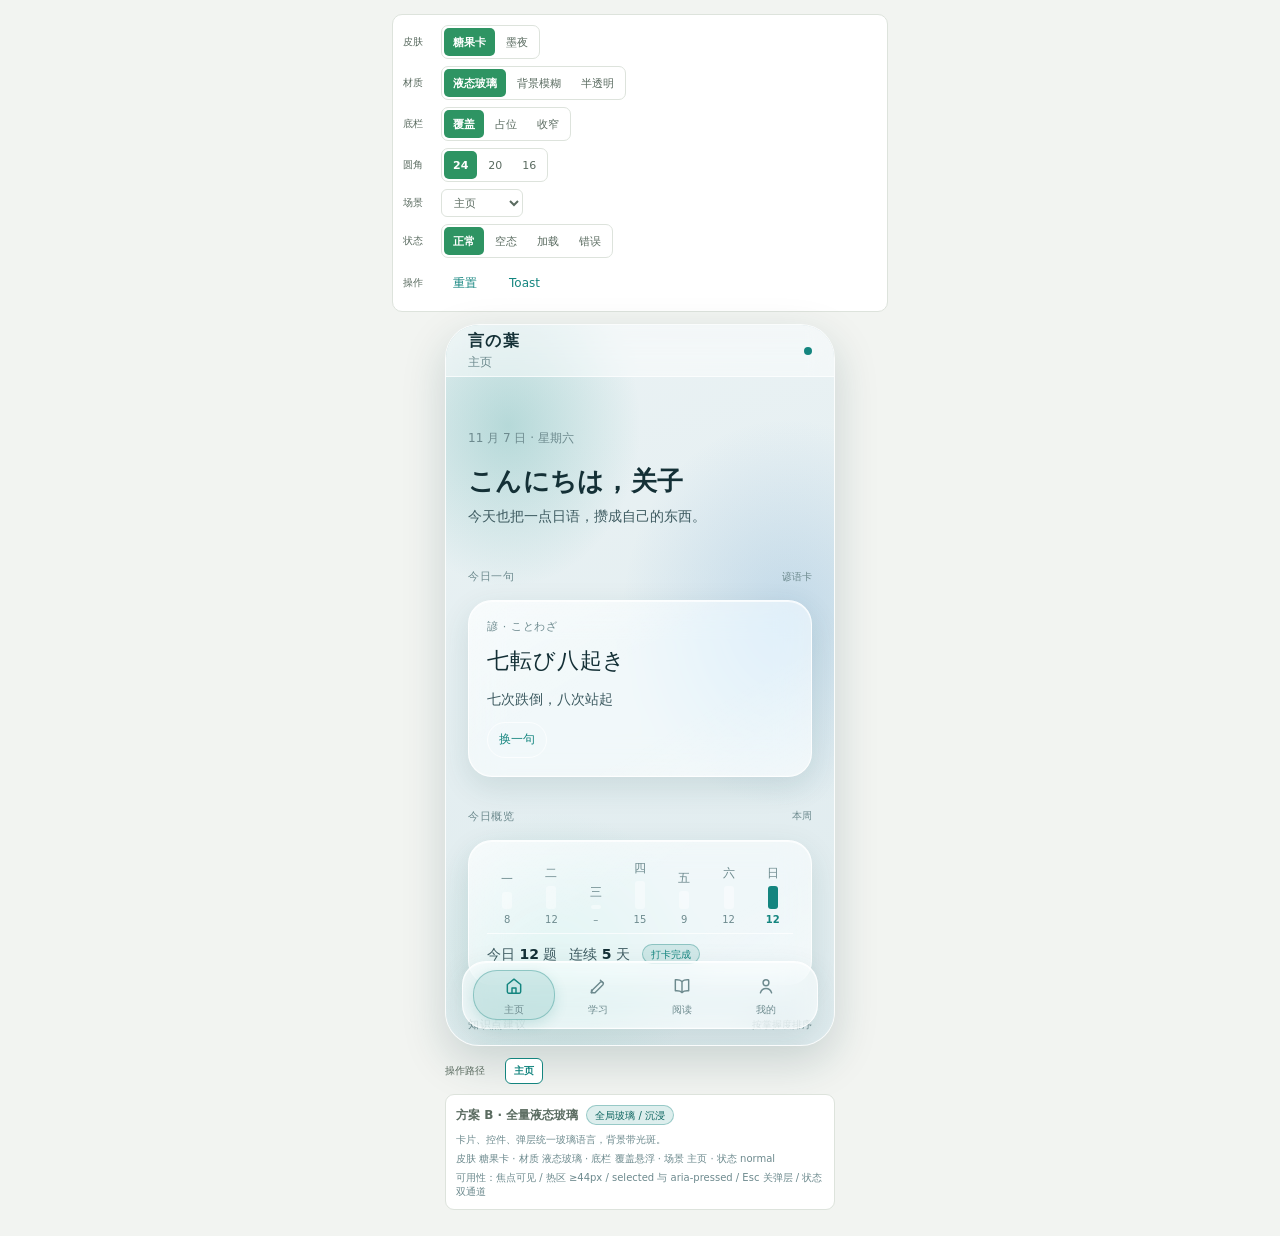
<file: docs/design/liquid-glass/option-b.html>
<!doctype html>
<html lang="zh-CN">
<head>
<meta charset="utf-8">
<meta name="viewport" content="width=device-width,initial-scale=1">
<title>言の葉 · 方案 B · 全量液态玻璃 · UI 原型</title>
<style>
/* 共享布局骨架：三方案完全一致的信息架构、视图结构与交互热区。
 * 颜色 / 字号 / 间距 / 圆角 / 阴影 / 材质参数全部走 var(--*)，由 theme-*.css 提供。
 */
*{box-sizing:border-box}
html,body{margin:0;padding:0}
body{font-family:"Hiragino Sans","Yu Gothic","Noto Sans CJK SC","Microsoft YaHei",system-ui,sans-serif;background:var(--stage-bg);color:var(--text);-webkit-font-smoothing:antialiased}
button,input,select{font:inherit;color:inherit}
button{cursor:pointer;background:none;border:0;padding:0;text-align:left}
button:focus-visible,input:focus-visible,select:focus-visible{outline:2px solid var(--brand);outline-offset:2px}
[aria-disabled="true"]{opacity:.55;cursor:not-allowed}
#app{max-width:520px;margin:0 auto;padding:14px 12px 26px;min-height:100vh}

/* 预览控制条（原型工具，非 App UI） */
.toolbar{display:flex;flex-direction:column;gap:7px;margin-bottom:12px;padding:10px;border:1px solid var(--stage-line);border-radius:10px;background:var(--stage-panel)}
.toolbar-row{display:flex;align-items:center;gap:8px;min-height:28px}
.toolbar-row>.t-micro{width:30px;flex:none;color:var(--stage-text)}
.seg{display:flex;gap:2px;padding:2px;border:1px solid var(--stage-line);border-radius:7px;background:var(--stage-panel)}
.seg-btn{min-height:28px;padding:3px 9px;border-radius:5px;font-size:11px;color:var(--stage-text);white-space:nowrap}
.seg-btn.is-on{background:var(--stage-on);color:var(--stage-on-text);font-weight:600}
.select{min-height:28px;padding:3px 8px;border:1px solid var(--stage-line);border-radius:6px;background:var(--stage-panel);font-size:11px;color:var(--stage-text)}
.toolbar-row .btn{flex:none}

/* 设备框 */
.device{width:100%;max-width:390px;margin:0 auto;border:1px solid var(--device-line);border-radius:var(--radius-device);background:var(--bg);box-shadow:var(--shadow-device);overflow:hidden}
.device-inner{height:720px;position:relative}
.screen-shell{position:relative;display:flex;flex-direction:column;height:100%;background:var(--bg);overflow:hidden}
.screen-shell::before{content:"";position:absolute;inset:0;background:var(--screen-texture);pointer-events:none;z-index:0}
.topbar,.content,.tabbar{position:relative;z-index:1}
.topbar{flex:none;display:flex;align-items:center;gap:10px;min-height:52px;padding:0 var(--sp-page);border-bottom:var(--border-w) solid var(--line);background:var(--topbar-bg)}
.topbar-main{display:flex;flex-direction:column;gap:1px}
.t-brand{font-size:var(--fs-title);font-weight:600;letter-spacing:.08em;color:var(--text)}
.topbar-spacer{flex:1}
.status-dot{width:8px;height:8px;border-radius:50%;background:var(--ok);margin-left:auto;flex:none}
.back{display:flex;align-items:center;gap:4px;min-height:44px;padding-right:12px;color:var(--brand)}
.back>span[aria-hidden]{font-size:24px;line-height:1}
.topbar>.t-title{flex:1;text-align:center;margin-right:44px}

.content{flex:1;overflow-y:auto;overflow-x:hidden;scrollbar-width:thin}
.page{display:flex;flex-direction:column;gap:var(--sp-gap);padding:var(--sp-page);padding-bottom:calc(var(--sp-page) + 10px)}
.page.with-dock{padding-bottom:calc(var(--sp-page) + 4px)}
.hero{display:flex;flex-direction:column;gap:6px;padding:var(--sp-card) 0 calc(var(--sp-card) / 2)}
.hero.compact{padding-top:calc(var(--sp-card) / 2)}
.hero .t-body{color:var(--text-2)}
.section{display:flex;align-items:center;justify-content:space-between;gap:8px;padding-top:var(--sp-section);color:var(--text-3)}
.section-more{font-size:var(--fs-micro);color:var(--text-3)}
.hint{font-size:var(--fs-micro);line-height:1.6;color:var(--text-3);margin:2px 0 0}

/* 排版层级：三方案各自用 --fs-* 定义节奏 */
.t-display{font-size:var(--fs-display);line-height:1.25;font-weight:600;letter-spacing:.01em;margin:0;color:var(--text)}
.t-title{font-size:var(--fs-title);line-height:1.4;font-weight:var(--fw-title);margin:0;color:var(--text)}
.t-body{font-size:var(--fs-body);line-height:var(--lh-body);margin:0;color:var(--text-2)}
.t-caption{font-size:var(--fs-caption);line-height:1.5;color:var(--text-3)}
.t-label{font-size:var(--fs-label);line-height:1.4;letter-spacing:.06em;color:var(--text-3)}
.t-micro{font-size:var(--fs-micro);line-height:1.4;color:var(--text-3)}
.t-jp{font-size:var(--fs-jp);line-height:1.65;letter-spacing:.04em;margin:0;color:var(--text)}
.t-jp.small{font-size:calc(var(--fs-jp) - 3px)}
.t-number{font-size:var(--fs-number);font-weight:600;line-height:1.1;color:var(--text)}
b{font-weight:600;color:var(--text)}

/* 卡片 / 网格 */
.card{position:relative;display:flex;flex-direction:column;gap:6px;padding:var(--sp-card);border:var(--border-w) solid var(--line);border-radius:var(--radius-card);background:var(--surface);box-shadow:var(--shadow-card);color:var(--text)}
.grid-2{display:grid;grid-template-columns:repeat(2,minmax(0,1fr));gap:var(--sp-gap)}
.grid-3{display:grid;grid-template-columns:repeat(3,minmax(0,1fr));gap:var(--sp-gap)}
.row-card{flex-direction:row;align-items:center;gap:10px}
.row-main{display:flex;flex-direction:column;gap:3px;flex:1;min-width:0}
.row-actions{display:flex;align-items:center;gap:8px;flex-wrap:wrap}
.proverb{gap:8px}
.proverb .row-actions{margin-top:2px}
.entry{flex-direction:row;align-items:center;gap:10px;text-align:left;min-height:74px;width:100%;transition:transform .16s ease,border-color .16s ease}
.entry:hover,.form:hover{border-color:var(--brand)}
.entry-main{display:flex;flex-direction:column;gap:2px;flex:1;min-width:0}
.entry-arrow{width:8px;height:8px;border-top:1.5px solid var(--text-3);border-right:1.5px solid var(--text-3);transform:rotate(45deg);flex:none;margin-right:3px}
.glyph{display:flex;align-items:center;justify-content:center;width:38px;height:38px;flex:none;border-radius:var(--radius-glyph);font-size:15px;font-weight:600;background:var(--brand-soft);color:var(--brand-ink);border:var(--border-w) solid var(--glyph-line)}
.glyph[data-tone="muted"]{background:var(--surface-2);color:var(--text-3)}
.badge{display:inline-flex;align-items:center;min-height:20px;padding:1px 8px;border-radius:var(--radius-pill);font-size:var(--fs-micro);line-height:1.3;white-space:nowrap;border:var(--border-w) solid transparent;background:var(--surface-2);color:var(--text-3)}
.badge[data-kind="ok"]{background:var(--ok-soft);color:var(--ok);border-color:var(--ok-line)}
.badge[data-kind="warn"]{background:var(--warn-soft);color:var(--warn);border-color:var(--warn-line)}
.badge[data-kind="soft"]{background:var(--brand-soft);color:var(--brand-ink);border-color:var(--brand-line)}
.badge[data-kind="muted"]{background:transparent;color:var(--text-3);border-color:var(--line)}
.planned{flex-direction:row;align-items:center;gap:10px;opacity:.72;cursor:not-allowed}
.form{align-items:flex-start;min-height:78px;text-align:left;gap:2px}
.voice-row{display:flex;gap:var(--sp-gap);overflow-x:auto;padding-bottom:2px}
.voice{flex:1;min-width:92px;gap:4px}
.stat{align-items:flex-start;gap:4px}
.stat .t-number{margin-top:2px}
.profile{flex-direction:row;align-items:center;gap:10px}
.para{align-items:flex-start;gap:5px;text-align:left;width:100%}
.para-jp{margin:2px 0}
.prompt{align-items:flex-start;gap:8px;padding:calc(var(--sp-card) + 4px)}
.week{display:flex;align-items:flex-end;justify-content:space-between;gap:4px}
.day{display:flex;flex-direction:column;align-items:center;gap:4px;flex:1;min-width:0}
.day-bar{width:10px;min-height:4px;border-radius:3px;background:var(--surface-2)}
.day.is-today .day-bar{background:var(--brand)}
.day.is-today .t-micro{color:var(--brand);font-weight:600}
.stat-line{display:flex;align-items:center;gap:12px;flex-wrap:wrap;padding-top:8px;border-top:var(--border-w) solid var(--line)}
.empty{display:flex;flex-direction:column;align-items:center;gap:10px;padding:26px 14px;border:var(--border-w) dashed var(--line);border-radius:var(--radius-card);background:var(--surface);text-align:center}
.empty.slim{border:0;padding:18px 8px;background:transparent}
.empty-mark{width:34px;height:34px;border:2px solid var(--line);border-radius:8px;position:relative}
.empty-mark::after{content:"";position:absolute;inset:8px;border:1px solid var(--line);border-radius:3px}
.empty .t-body{max-width:240px}
.table{display:flex;flex-direction:column;gap:0;padding:0;overflow:hidden}
.table-row{display:flex;align-items:center;gap:8px;min-height:44px;padding:6px var(--sp-card);border-bottom:var(--border-w) solid var(--line)}
.table-row:last-child{border-bottom:0}
.table-row>.t-body{flex:1}
.table-row>.t-jp{flex:1}

/* 控件 */
.btn{display:inline-flex;align-items:center;justify-content:center;gap:6px;min-height:44px;padding:0 16px;border:var(--border-w) solid var(--line);border-radius:var(--radius-btn);font-size:var(--fs-body);font-weight:500;background:var(--surface-2);color:var(--text);white-space:nowrap;transition:filter .16s ease,border-color .16s ease}
.btn:hover{filter:brightness(.97);border-color:var(--brand)}
.btn:active{transform:translateY(1px)}
.btn-small{min-height:36px;padding:0 11px;font-size:var(--fs-caption)}
.btn-primary{background:var(--brand);border-color:var(--brand);color:var(--brand-on)}
.btn-ghost{background:transparent;border-color:var(--line);color:var(--brand)}
.pill{display:inline-flex;align-items:center;justify-content:center;min-height:40px;padding:0 14px;border:var(--border-w) solid var(--line);border-radius:var(--radius-pill);font-size:var(--fs-body);background:var(--surface-2);color:var(--text-2)}
.pill.is-on{background:var(--brand-soft);border-color:var(--brand);color:var(--brand-ink);font-weight:600}
.input{width:100%;min-height:44px;padding:8px 12px;border:var(--border-w) solid var(--line);border-radius:var(--radius-btn);background:var(--surface-2);color:var(--text);font-size:var(--fs-body)}
.input::placeholder{color:var(--text-3)}
.filter-row{display:flex;gap:8px;flex-wrap:wrap;margin:10px 0 4px}

/* 答题 */
.practice-head{display:flex;flex-direction:column;gap:8px}
.progress{height:5px;border-radius:99px;background:var(--surface-2);overflow:hidden}
.progress>span{display:block;height:100%;background:var(--brand);transition:width .25s ease}
.options{display:flex;flex-direction:column;gap:var(--sp-gap)}
.option{display:flex;align-items:center;gap:10px;min-height:52px;padding:8px var(--sp-card);border:var(--border-w) solid var(--line);border-radius:var(--radius-card);background:var(--surface);color:var(--text)}
.option>.t-body{flex:1}
.option-key{display:flex;align-items:center;justify-content:center;width:28px;height:28px;flex:none;border-radius:var(--radius-glyph);background:var(--surface-2);color:var(--text-3);font-size:var(--fs-caption);font-weight:600}
.option-mark{width:14px;height:14px;flex:none;border:1.5px solid var(--line);border-radius:50%}
.option.is-selected{border-color:var(--brand);background:var(--brand-soft)}
.option.is-selected .option-key{background:var(--brand);color:var(--brand-on)}
.option.is-answer{border-color:var(--ok);background:var(--ok-soft)}
.option.is-answer .option-mark{background:var(--ok);border-color:var(--ok)}
.option.is-wrong{border-color:var(--danger);background:var(--danger-soft)}
.option.is-wrong .option-mark{background:var(--danger);border-color:var(--danger)}

/* 底部操作条 / 判定抽屉 */
.dock{position:sticky;bottom:calc(-1 * var(--sp-page) - 10px);z-index:6;margin:var(--sp-gap) calc(-1 * var(--sp-page)) calc(-1 * var(--sp-page) - 10px);padding:12px var(--sp-page);border-top:var(--border-w) solid var(--line);background:var(--dock-bg);box-shadow:var(--shadow-dock)}
.dock-inner{display:flex;align-items:center;gap:10px;flex-wrap:wrap}
.dock-inner>.row-main{flex:1;min-width:120px}
.dock .row-actions{flex:none}
.dock.judge[data-state="correct"]{border-top-color:var(--ok)}
.dock.judge[data-state="wrong"]{border-top-color:var(--danger)}

/* 弹层 */
.scrim{position:absolute;inset:0;z-index:10;background:var(--scrim)}
.sheet{position:absolute;left:0;right:0;bottom:0;z-index:11;display:flex;flex-direction:column;max-height:76%;border-top:var(--border-w) solid var(--line);border-radius:var(--radius-sheet) var(--radius-sheet) 0 0;background:var(--sheet-bg);box-shadow:var(--shadow-sheet);overflow:hidden}
.sheet-head{display:flex;align-items:center;gap:8px;flex:none;padding:12px var(--sp-page) 8px;border-bottom:var(--border-w) solid var(--line)}
.sheet-head .t-title{flex:1}
.sheet-x{width:44px;height:44px;display:flex;align-items:center;justify-content:center;font-size:22px;color:var(--text-3);border-radius:var(--radius-btn)}
.sheet-body{flex:1;overflow-y:auto;padding:12px var(--sp-page);display:flex;flex-direction:column;gap:10px}
.sheet-foot{display:flex;align-items:center;justify-content:flex-end;gap:8px;flex:none;padding:10px var(--sp-page);border-top:var(--border-w) solid var(--line)}
.sheet-search{display:flex;gap:8px}
.picker-list{display:flex;flex-direction:column;gap:2px}
.picker-row{display:flex;align-items:center;gap:10px;min-height:48px;padding:6px 8px;border-radius:var(--radius-btn);border:var(--border-w) solid transparent}
.picker-row[aria-selected="true"]{border-color:var(--brand);background:var(--brand-soft)}
.picker-row>.t-jp{flex:1}
.detail-head{display:flex;align-items:center;gap:10px;flex-wrap:wrap}
.detail{display:flex;flex-direction:column;gap:0;margin:0}
.detail>div{display:flex;flex-direction:column;gap:2px;padding:8px 0;border-bottom:var(--border-w) solid var(--line)}
.detail>div:last-child{border-bottom:0}
.detail dt{margin:0}
.detail dd{margin:0}

/* 状态反馈 */
.state-bar{display:flex;align-items:center;gap:10px;flex-wrap:wrap;min-height:44px;padding:8px var(--sp-card);border:var(--border-w) solid var(--line);border-left-width:3px;border-radius:var(--radius-card);background:var(--surface)}
.state-bar[data-kind="loading"]{border-left-color:var(--brand)}
.state-bar[data-kind="error"]{border-left-color:var(--danger);background:var(--danger-soft)}
.state-bar[data-kind="ok"]{border-left-color:var(--ok);background:var(--ok-soft)}
.state-bar .t-body{flex:1;min-width:120px}
.skeleton{height:8px;width:70px;border-radius:99px;background:var(--surface-2);animation:pulse 1.2s ease-in-out infinite}
@keyframes pulse{0%,100%{opacity:.4}50%{opacity:1}}
.toast{position:absolute;left:50%;bottom:78px;transform:translateX(-50%);z-index:20;max-width:86%;padding:10px 16px;border:var(--border-w) solid var(--line);border-radius:var(--radius-pill);font-size:var(--fs-body);text-align:center;background:var(--toast-bg);color:var(--toast-text);box-shadow:var(--shadow-sheet)}
.toast[data-kind="ok"]{border-color:var(--ok)}
.toast[data-kind="warn"]{border-color:var(--warn)}

/* 底部标签栏 */
.tabbar{flex:none;display:flex;align-items:stretch;gap:2px;min-height:64px;padding:6px var(--sp-page);border-top:var(--border-w) solid var(--line);background:var(--tabbar-bg)}
.tab{flex:1;display:flex;flex-direction:column;align-items:center;justify-content:center;gap:3px;min-height:48px;border-radius:var(--radius-btn);color:var(--text-3)}
.tab-glyph{display:flex;align-items:center;justify-content:center;width:24px;height:24px;font-size:12px;font-weight:600;border-radius:var(--radius-glyph)}
.tab.is-on{color:var(--brand);background:var(--brand-soft)}
.tab.is-on .tab-glyph{background:var(--brand);color:var(--brand-on)}

/* 路径 / 说明 */
.pathbar{display:flex;align-items:center;gap:8px;flex-wrap:wrap;max-width:390px;margin:12px auto 0}
.pathbar>.t-micro{width:52px;flex:none;color:var(--stage-text)}
.path-list{display:flex;align-items:center;gap:4px;flex-wrap:wrap;flex:1}
.path-chip{min-height:26px;padding:2px 8px;border:1px solid var(--stage-line);border-radius:6px;font-size:10px;background:var(--stage-panel);color:var(--stage-text)}
.path-chip.is-last{border-color:var(--brand);color:var(--brand);font-weight:600}
.path-sep{font-size:11px;color:var(--stage-text)}
.legend{display:flex;flex-direction:column;gap:5px;max-width:390px;margin:10px auto 0;padding:10px;border:1px solid var(--stage-line);border-radius:9px;background:var(--stage-panel)}
.legend-line{display:flex;align-items:center;gap:8px;flex-wrap:wrap;font-size:11px;color:var(--stage-text)}
.legend-line b{font-size:12px;color:var(--stage-text)}
@media (min-width:900px){#app{max-width:520px}}

/* ---- 方案 B · 全量液态玻璃 ---- */
/* 方案 B · 全量液态玻璃（Immersive Glass）
 * 取舍：卡片 / 控件 / 弹层 / 底栏统一玻璃语言，背景铺光斑让折射与模糊可见。
 * 浏览器侧用 backdrop-filter + 内高光 + 边缘渐变近似 lens，非 AGSL 真实折射（见对照页说明）。
 */
:root{
  --stage-bg:#F2F4F1;--stage-panel:#FFFFFF;--stage-line:#DDE3DC;--stage-text:#5A6B60;--stage-on:#2E9463;--stage-on-text:#FFFFFF;
  --bg:#E9F1F3;--surface:rgba(255,255,255,.58);--surface-2:rgba(255,255,255,.40);--line:rgba(255,255,255,.68);--line-strong:rgba(255,255,255,.9);
  --text:#143036;--text-2:#3D5A60;--text-3:#6D8A8E;
  --brand:#14857F;--brand-soft:rgba(20,133,127,.14);--brand-ink:#0C645F;--brand-on:#FFFFFF;--brand-line:rgba(20,133,127,.35);--glyph-line:rgba(255,255,255,.7);
  --ok:#14857F;--ok-soft:rgba(20,133,127,.13);--ok-line:rgba(20,133,127,.35);
  --warn:#A8761B;--warn-soft:rgba(200,150,40,.16);--warn-line:rgba(190,140,40,.35);
  --danger:#B4514A;--danger-soft:rgba(190,80,70,.15);
  /* 全局唯一圆角 24：卡片 / 按钮 / 输入框 / 弹层 / 图片 / 底栏岛共用同一个值，无例外；
     短边不足 2r 时由形状自身裁切，不引入第二套半径 */
  --radius:24px;--radius-card:var(--radius);--radius-btn:var(--radius);--radius-sheet:var(--radius);--radius-glyph:var(--radius);--radius-pill:var(--radius);
  --radius-device:34px; /* 仅原型模拟机外框，不属于产品 UI */
  --shadow-card:0 10px 30px rgba(20,70,72,.10),inset 0 1px 0 rgba(255,255,255,.75);
  --shadow-sheet:0 -14px 40px rgba(16,60,66,.18);--shadow-device:0 16px 44px rgba(16,60,66,.18);--shadow-dock:0 -8px 26px rgba(16,60,66,.12);
  --sp-page:22px;--sp-card:18px;--sp-gap:16px;--sp-section:16px;
  --fs-display:26px;--fs-title:16px;--fs-body:14px;--fs-caption:12px;--fs-label:11px;--fs-micro:10px;--fs-jp:22px;--fs-number:24px;
  --lh-body:1.75;--fw-title:600;--border-w:1px;
  --screen-texture:radial-gradient(190px 230px at 16% 14%,rgba(20,140,132,.24),transparent 70%),radial-gradient(230px 270px at 88% 40%,rgba(70,140,200,.22),transparent 72%),radial-gradient(210px 210px at 28% 88%,rgba(120,200,180,.20),transparent 70%),linear-gradient(165deg,#EAF2F4,#DFEBEE);
  --topbar-bg:rgba(255,255,255,.46);--tabbar-bg:rgba(255,255,255,.50);--dock-bg:rgba(255,255,255,.55);--sheet-bg:rgba(255,255,255,.62);
  --scrim:rgba(16,48,54,.26);--toast-bg:rgba(255,255,255,.80);--toast-text:#143036;--device-line:rgba(255,255,255,.8);
  --glass-surface:rgba(255,255,255,.55);--glass-line:rgba(255,255,255,.82);--solid-surface:#F7FBFB;
}
body[data-dark="true"]{
  --bg:#0A1218;--surface:rgba(24,40,50,.58);--surface-2:rgba(24,40,50,.42);--line:rgba(150,200,215,.20);--line-strong:rgba(150,200,215,.4);
  --text:#E8F3F5;--text-2:#AFC6CD;--text-3:#7E9AA3;
  --brand:#7FD3C7;--brand-soft:rgba(127,211,199,.15);--brand-ink:#A6E4DA;--brand-on:#0A1218;--brand-line:rgba(127,211,199,.36);--glyph-line:rgba(150,200,215,.28);
  --ok:#7FD3C7;--ok-soft:rgba(127,211,199,.13);--ok-line:rgba(127,211,199,.34);
  --warn:#E0BE79;--warn-soft:rgba(220,180,90,.14);--warn-line:rgba(220,180,90,.30);
  --danger:#E79B92;--danger-soft:rgba(220,120,110,.14);
  --shadow-card:0 10px 30px rgba(0,0,0,.28),inset 0 1px 0 rgba(180,220,230,.16);
  --shadow-sheet:0 -14px 40px rgba(0,0,0,.42);--shadow-device:0 16px 44px rgba(0,0,0,.5);--shadow-dock:0 -8px 26px rgba(0,0,0,.32);
  --screen-texture:radial-gradient(190px 230px at 16% 14%,rgba(30,120,130,.30),transparent 70%),radial-gradient(230px 270px at 88% 40%,rgba(60,110,170,.30),transparent 72%),radial-gradient(210px 210px at 28% 88%,rgba(40,140,130,.22),transparent 70%),linear-gradient(165deg,#0C1720,#081016);
  --topbar-bg:rgba(14,28,36,.55);--tabbar-bg:rgba(14,28,36,.58);--dock-bg:rgba(14,28,36,.60);--sheet-bg:rgba(16,32,42,.66);
  --scrim:rgba(0,0,0,.5);--toast-bg:rgba(24,44,54,.86);--toast-text:#E8F3F5;--device-line:rgba(150,200,215,.22);
  --glass-surface:rgba(24,40,50,.55);--glass-line:rgba(150,200,215,.28);--solid-surface:#14222C;
}
/* 悬浮岛底栏：脱离屏幕边缘、四角同 r、独立浮起，玻璃压住身后内容 */
.tabbar{margin:0 16px 16px;padding:8px 10px;border:var(--border-w) solid var(--glass-line);border-radius:var(--radius);
  box-shadow:0 12px 30px rgba(20,70,72,.16),inset 0 1px 0 rgba(255,255,255,.6)}
.tab{min-height:50px;gap:4px}
.tab-glyph{width:26px;height:26px}
/* 图标去底板：不画底色块，颜色完全继承 tab（未选中 --text-3 / 选中 --brand / 墨夜自动跟随） */
.tab-glyph-icon{background:none;border:0}
.tab-glyph-icon svg{display:block;width:20px;height:20px}
.tab.is-on .tab-glyph{background:none;color:inherit}
.tab.is-on{box-shadow:inset 0 0 0 1px var(--brand-line),0 4px 14px rgba(20,133,127,.16)}
/* 三种浮法（仅 B 可切）：覆盖 = 压在内容上；占位 = 留在流内；收窄 = 宽度收到 tab 自然宽并居中 */
body[data-dock="overlay"] .tabbar,body[data-dock="compact"] .tabbar{position:absolute;bottom:16px;z-index:8;margin:0}
body[data-dock="overlay"] .tabbar{left:16px;right:16px}
body[data-dock="compact"] .tabbar{left:50%;right:auto;transform:translateX(-50%);padding:8px;max-width:calc(100% - 32px)}
body[data-dock="compact"] .tab{flex:none;min-width:64px;padding:0 6px}
body[data-dock="overlay"] .content.has-island .page,
body[data-dock="compact"] .content.has-island .page{padding-bottom:112px}
/* 弹层：四角同为 r + 三边离屏 12，浮起而不贴底（底角 r>0 同时满足 lens 的 minCornerRadius 约束） */
.sheet{left:12px;right:12px;bottom:12px;border:var(--border-w) solid var(--line);border-radius:var(--radius);box-shadow:var(--shadow-sheet)}
/* 页内吸底判定条：与岛同一语言，四角同为 r */
.dock{position:sticky;bottom:0;z-index:6;margin:var(--sp-gap) 0 0;padding:12px 14px;border:var(--border-w) solid var(--line);
  border-radius:var(--radius);background:var(--dock-bg);box-shadow:0 10px 26px rgba(20,70,72,.14),inset 0 1px 0 rgba(255,255,255,.6)}
/* 交互规则：光感反馈，无弹跳曲线 */
.entry,.form{transition:transform .2s ease,box-shadow .2s ease}
.entry:hover,.form:hover{transform:translateY(-3px);box-shadow:0 16px 34px rgba(20,70,72,.16),inset 0 1px 0 rgba(255,255,255,.8)}
.btn:active{transform:scale(.98);filter:brightness(.96)}
.option.is-selected{box-shadow:0 0 0 2px var(--brand-line),inset 0 1px 0 rgba(255,255,255,.7)}
.pill.is-on{box-shadow:0 0 0 1px var(--brand-line)}

/* glass 档：全量玻璃 + 近似折射高光 */
body[data-material="glass"] .card,body[data-material="glass"] .option,body[data-material="glass"] .empty,
body[data-material="glass"] .state-bar,body[data-material="glass"] .tabbar,body[data-material="glass"] .sheet,
body[data-material="glass"] .dock,body[data-material="glass"] .toast{
  background:var(--glass-surface);-webkit-backdrop-filter:blur(16px) saturate(1.6);backdrop-filter:blur(16px) saturate(1.6);
  border-color:var(--glass-line);box-shadow:0 10px 30px rgba(20,70,72,.12),inset 0 1px 0 rgba(255,255,255,.72),inset 0 -1px 0 rgba(255,255,255,.18)}
body[data-material="glass"] .card::before{content:"";position:absolute;inset:0;border-radius:inherit;pointer-events:none;
  background:linear-gradient(150deg,rgba(255,255,255,.38) 0%,rgba(255,255,255,0) 40%,rgba(255,255,255,0) 66%,rgba(255,255,255,.20) 100%)}
body[data-material="glass"] .card>*{position:relative;z-index:1}
body[data-material="glass"] .sheet::before{content:"";position:absolute;inset:0 0 auto;height:2px;background:linear-gradient(90deg,transparent,rgba(255,255,255,.95),transparent)}
body[data-material="glass"] .topbar{-webkit-backdrop-filter:blur(12px);backdrop-filter:blur(12px)}
body[data-dark="true"][data-material="glass"] .card,body[data-dark="true"][data-material="glass"] .option,body[data-dark="true"][data-material="glass"] .tabbar,body[data-dark="true"][data-material="glass"] .sheet,body[data-dark="true"][data-material="glass"] .dock{
  box-shadow:0 10px 30px rgba(0,0,0,.3),inset 0 1px 0 rgba(180,220,230,.18)}
body[data-dark="true"][data-material="glass"] .card::before{background:linear-gradient(150deg,rgba(160,215,225,.14),transparent 42%,transparent 66%,rgba(160,215,225,.10) 100%)}
/* blur 档：保留模糊与半透明，去掉高光/折射/饱和提升（对应 API 31–32） */
body[data-material="blur"] .card,body[data-material="blur"] .option,body[data-material="blur"] .tabbar,
body[data-material="blur"] .sheet,body[data-material="blur"] .dock,body[data-material="blur"] .toast{
  background:var(--glass-surface);-webkit-backdrop-filter:blur(10px);backdrop-filter:blur(10px);border-color:var(--line)}
body[data-material="blur"] .card{box-shadow:none}
/* solid 档：纯半透明/实色，无任何 RenderEffect（对应 API 26–30 与降级） */
body[data-material="solid"]{--surface:var(--solid-surface);--surface-2:rgba(20,133,127,.08);--line:rgba(20,133,127,.18);--topbar-bg:var(--solid-surface);--tabbar-bg:var(--solid-surface);--dock-bg:var(--solid-surface);--sheet-bg:var(--solid-surface);--toast-bg:var(--solid-surface)}
body[data-material="solid"] .card,body[data-material="solid"] .option,body[data-material="solid"] .tabbar,
body[data-material="solid"] .sheet,body[data-material="solid"] .dock{-webkit-backdrop-filter:none;backdrop-filter:none;box-shadow:none}
body[data-material="solid"] .card::before{display:none}
body[data-dark="true"][data-material="solid"]{--surface-2:rgba(127,211,199,.10);--line:rgba(150,200,215,.24)}
/* 状态反馈：光色 + 文字双通道 */
.state-bar[data-kind="ok"] .t-body::before{content:"完成 · ";font-weight:600}
.state-bar[data-kind="error"] .t-body::before{content:"失败 · ";font-weight:600}
.toast{border-radius:var(--radius-btn);font-weight:500}

</style>
</head>
<body data-plan="b" data-dark="false" data-material="glass">
<div id="app"></div>
<script>
/* 言の葉 · 液体玻璃 UI 原型共享引擎
 * 三个方案共用同一份信息架构、页面范围、操作路径与状态机。
 * 差异完全由各自 CSS（配色 / 字体层级 / 间距 / 布局形态 / 控件样式 / 反馈规则）承担。
 * 这是原型预览代码，不进生产；不发起任何网络调用。
 */
(function () {
  'use strict';

  /* 底部导航矢量图标：由 build.py 从 src/icons/tab-*.svg 内联注入（内联才能继承 currentColor）
   * 若构建脚本未运行，这里为空对象，渲染自动退回文字字形，不会出现空图标。 */
  var ICONS = {home:'<svg xmlns="http://www.w3.org/2000/svg" viewBox="0 0 24 24" fill="none" stroke="currentColor" stroke-width="1.75" stroke-linecap="round" stroke-linejoin="round" focusable="false"><path d="M4 10.2 12 3.8l8 6.4V19a1.6 1.6 0 0 1-1.6 1.6H5.6A1.6 1.6 0 0 1 4 19z"/><path d="M9.6 20.6v-6.2h4.8v6.2"/></svg>',mine:'<svg xmlns="http://www.w3.org/2000/svg" viewBox="0 0 24 24" fill="none" stroke="currentColor" stroke-width="1.75" stroke-linecap="round" stroke-linejoin="round" focusable="false"><circle cx="12" cy="8.1" r="3.5"/><path d="M5.3 20.2c.9-3.2 3.5-5.2 6.7-5.2s5.8 2 6.7 5.2"/></svg>',read:'<svg xmlns="http://www.w3.org/2000/svg" viewBox="0 0 24 24" fill="none" stroke="currentColor" stroke-width="1.75" stroke-linecap="round" stroke-linejoin="round" focusable="false"><path d="M12 6.6C10.4 5.2 8.1 4.6 5.8 4.6H4v13.1h1.8c2.3 0 4.6.6 6.2 2 1.6-1.4 3.9-2 6.2-2H20V4.6h-1.8c-2.3 0-4.6.6-6.2 2z"/><path d="M12 6.6v13.1"/></svg>',study:'<svg xmlns="http://www.w3.org/2000/svg" viewBox="0 0 24 24" fill="none" stroke="currentColor" stroke-width="1.75" stroke-linecap="round" stroke-linejoin="round" focusable="false"><path d="M4 20h4.4l9.5-9.5a2.2 2.2 0 0 0-3.1-3.1L5.3 16.9z"/><path d="M14.9 5.1l3.1 3.1"/><path d="M4 20l.3-3.1"/></svg>'};

  var PLAN_META = {
    a: { name: '方案 A · 纸感延续', tag: '局部玻璃 / 渐进', note: '仅在底栏与弹层引入材质，卡片维持纸感。' },
    b: { name: '方案 B · 全量液态玻璃', tag: '全局玻璃 / 沉浸', note: '卡片、控件、弹层统一玻璃语言，背景带光斑。' },
    c: { name: '方案 C · 结构化线框', tag: '无玻璃 / 阅读优先', note: '强边界线框与高密度栅格，状态以文字为主。' },
  };

  var DATA = {
    proverbs: [
      { jp: '七転び八起き', zh: '七次跌倒，八次站起' },
      { jp: '塵も積もれば山となる', zh: '积尘成山' },
      { jp: '継続は力なり', zh: '坚持即是力量' },
    ],
    week: [
      { d: '一', n: 8 }, { d: '二', n: 12 }, { d: '三', n: 0 },
      { d: '四', n: 15 }, { d: '五', n: 9 }, { d: '六', n: 12 }, { d: '日', n: 12, today: true },
    ],
    suggestions: [
      { tag: '薄弱形式', title: 'て形 · 促音便', body: '最近 3 次答错「待って」，建议再练一组。', action: '去练习' },
      { tag: '间隔复习', title: '使役形已到期', body: '「行かせる」距上次答对 4 天，进入复习窗口。', action: '去复习' },
      { tag: '掌握度', title: '基础形 12/18', body: '再完成 6 个形式即可点亮基础层。', action: '查看' },
    ],
    entries: [
      { id: 'verb', label: '动词', sub: '79 词 · 6 种活用形', glyph: '動', desc: '形式 / 语态 / 速查' },
      { id: 'adj', label: '形容词', sub: '15 词 · 7 种形式', glyph: '形', desc: 'い / な 与特例' },
      { id: 'particle', label: '助词', sub: '9 个专题', glyph: '助', desc: '专题地图与练习' },
      { id: 'mistakes', label: '错题本', sub: '按模块分组', glyph: '誤', desc: '重练与间隔复习' },
    ],
    forms: [
      { k: 'ます形', v: '書きます', lv: '基础' }, { k: 'て形', v: '書いて', lv: '基础' },
      { k: 'た形', v: '書いた', lv: '基础' }, { k: 'ない形', v: '書かない', lv: '基础' },
      { k: 'ば形', v: '書けば', lv: '进阶' }, { k: '可能形', v: '書ける', lv: '进阶' },
    ],
    voices: [
      { k: '受身', v: '書かれる' }, { k: '使役', v: '書かせる' }, { k: '使役受身', v: '書かせられる' },
    ],
    questions: [
      { jp: '昨日、手紙を＿＿＿。', kana: 'きのう、てがみを', options: ['書きます', '書きました', '書いて', '書かない'], answer: 1, note: '「昨日」要求过去形，ます形的过去为「ました」。' },
      { jp: '宿題を＿＿＿から、遊びに行きます。', kana: 'しゅくだいを', options: ['書く', '書いて', '書いた', '書けば'], answer: 2, note: '「〜てから」表示先后顺序，用た形。' },
      { jp: '毎日、日記を＿＿＿。', kana: 'まいにち、にっきを', options: ['書いた', '書いて', '書きます', '書かせる'], answer: 2, note: '「毎日」是习惯，用现在形。' },
    ],
    lexicon: [
      { id: 'kaku', jp: '書く', kana: 'かく', mean: '写', group: '五段' },
      { id: 'taberu', jp: '食べる', kana: 'たべる', mean: '吃', group: '一段' },
      { id: 'iku', jp: '行く', kana: 'いく', mean: '去', group: '五段' },
      { id: 'miru', jp: '見る', kana: 'みる', mean: '看', group: '一段' },
      { id: 'kuru', jp: '来る', kana: 'くる', mean: '来', group: 'カ変' },
    ],
    article: [
      '春になると、公園の桜が咲きます。',
      '朝早く起きて、近所を散歩しました。',
      '小さな川のそばで、本を読む人がいました。',
    ],
    word: { jp: '散歩', kana: 'さんぽ', pos: '名詞 · サ変接続', mean: '散步', sent: '朝早く起きて、近所を散歩しました。', gram: '「を」标记动作对象；「散歩しました」为サ变名词 + する的ます形过去。' },
  };

  var VIEW_META = {
    home: { title: '主页', primary: true },
    study: { title: '学习', primary: true },
    read: { title: '阅读', primary: true },
    mine: { title: '我的', primary: true },
    verb: { title: '动词', primary: false },
    practice: { title: '综合练习', primary: false },
    reference: { title: '活用速查', primary: false },
    reader: { title: '文章阅读', primary: false },
    mistakes: { title: '错题本', primary: false },
  };

  var state = {
    plan: 'a', view: 'home', history: ['home'], dark: false, material: 'glass', dock: 'overlay', radius: '24',
    sheet: null, toast: null, toastKind: 'info', inject: 'normal',
    proverb: 0, nick: '关子', nicknameDraft: '关子', moduleLabel: '动词',
    practice: { index: 0, selected: null, judged: null, revealed: false },
    picker: { query: '', selectedId: 'kaku', currentId: 'kaku' },
    read: { status: 'idle', bookmarked: false, activeWord: false },
    bookmarked: false, filter: { basic: true, advanced: false },
  };

  function esc(s) { return String(s).replace(/&/g, '&amp;').replace(/</g, '&lt;').replace(/>/g, '&gt;').replace(/"/g, '&quot;'); }
  function $(sel) { return document.querySelector(sel); }
  function meta() { return VIEW_META[state.view] || VIEW_META.home; }
  function isSecondary() { return !meta().primary; }

  /* ---------- 通用片段 ---------- */
  function btn(label, action, opt) {
    opt = opt || {};
    var cls = 'btn ' + (opt.primary ? 'btn-primary ' : '') + (opt.ghost ? 'btn-ghost ' : '') + (opt.small ? 'btn-small' : '');
    var dis = opt.disabled ? ' aria-disabled="true"' : '';
    var extra = opt.aria ? ' ' + opt.aria : '';
    return '<button type="button" class="' + cls.trim() + '" data-action="' + action + '"' + dis + extra + '>' + esc(label) + '</button>';
  }
  function glyph(ch, tone) { return '<span class="glyph" data-tone="' + (tone || 'main') + '" aria-hidden="true">' + esc(ch) + '</span>'; }
  function section(label, more) {
    return '<div class="section"><span class="t-label">' + esc(label) + '</span>' +
      (more ? '<span class="section-more">' + esc(more) + '</span>' : '') + '</div>';
  }
  function badge(text, kind) { return '<span class="badge" data-kind="' + (kind || 'neutral') + '">' + esc(text) + '</span>'; }
  function empty(title, body, action, label) {
    return '<div class="empty"><div class="empty-mark" aria-hidden="true"></div>' +
      '<p class="t-title">' + esc(title) + '</p><p class="t-body">' + esc(body) + '</p>' +
      (action ? btn(label || '去练习', action, { primary: true }) : '') + '</div>';
  }

  /* ---------- 视图 ---------- */
  function viewHome() {
    var p = DATA.proverbs[state.proverb];
    var week = DATA.week.map(function (w) {
      return '<div class="day' + (w.today ? ' is-today' : '') + '" aria-label="' + w.d + ' ' + w.n + ' 题">' +
        '<span class="t-caption">' + w.d + '</span><span class="day-bar" style="height:' + (4 + w.n * 1.6) + 'px"></span>' +
        '<span class="t-micro">' + (w.n || '–') + '</span></div>';
    }).join('');
    var sug = DATA.suggestions.map(function (s) {
      return '<div class="card row-card"><div class="row-main">' + badge(s.tag, 'soft') +
        '<p class="t-title">' + esc(s.title) + '</p><p class="t-body">' + esc(s.body) + '</p></div>' +
        btn(s.action, 'open:practice', { ghost: true, small: true }) + '</div>';
    }).join('');
    return '<div class="page">' +
      '<div class="hero"><p class="t-caption">11 月 7 日 · 星期六</p><h1 class="t-display">こんにちは，' + esc(state.nick) + '</h1>' +
      '<p class="t-body">今天也把一点日语，攒成自己的东西。</p></div>' +
      section('今日一句', '谚语卡') +
      '<div class="card proverb"><span class="t-label">諺 · ことわざ</span>' +
      '<p class="t-jp">' + esc(p.jp) + '</p><p class="t-body">' + esc(p.zh) + '</p>' +
      '<div class="row-actions">' + btn('换一句', 'proverb', { ghost: true, small: true }) + '</div></div>' +
      section('今日概览', '本周') +
      '<div class="card"><div class="week">' + week + '</div>' +
      '<div class="stat-line"><span class="t-body">今日 <b>12</b> 题</span><span class="t-body">连续 <b>5</b> 天</span>' + badge('打卡完成', 'ok') + '</div></div>' +
      section('知识点建议', '按掌握度排序') + sug + '</div>';
  }

  function viewStudy() {
    var cards = DATA.entries.map(function (e) {
      var act = e.id === 'mistakes' ? 'open:mistakes' : 'open:verb';
      return '<button type="button" class="card entry" data-action="' + act + '" data-module="' + e.id + '">' +
        glyph(e.glyph) + '<span class="entry-main"><span class="t-title">' + esc(e.label) + '</span>' +
        '<span class="t-caption">' + esc(e.sub) + '</span><span class="t-micro">' + esc(e.desc) + '</span></span>' +
        '<span class="entry-arrow" aria-hidden="true"></span></button>';
    }).join('');
    return '<div class="page"><div class="hero compact"><h1 class="t-display">学习</h1>' +
      '<p class="t-body">选一个模块，从形式到练习走一遍。</p></div>' +
      section('学习模块', '4 个') + '<div class="grid-2">' + cards + '</div>' +
      section('更多工具', '规划中') +
      '<div class="card planned" data-action="planned" aria-disabled="true">' + glyph('詞', 'muted') +
      '<span class="entry-main"><span class="t-title">独立查词</span><span class="t-caption">词典源待接入</span></span>' +
      badge('规划中', 'muted') + '</div>' +
      '<p class="hint">规划中位可见、已标注、不可点击，不做假交互（D-026）。</p></div>';
  }

  function viewRead() {
    return '<div class="page"><div class="hero compact"><h1 class="t-display">阅读</h1>' +
      '<p class="t-body">把一篇文章拆成能读懂的片段。</p></div>' +
      section('阅读工具', '1 个可用') +
      '<button type="button" class="card entry" data-action="open:reader">' + glyph('読') +
      '<span class="entry-main"><span class="t-title">AI 文章解析</span>' +
      '<span class="t-caption">点段解析 · 逐词 · 注音</span><span class="t-micro">客户端直连模型接口</span></span>' +
      '<span class="entry-arrow" aria-hidden="true"></span></button>' +
      '<div class="card planned" data-action="planned" aria-disabled="true">' + glyph('排', 'muted') +
      '<span class="entry-main"><span class="t-title">排版与导出</span></span>' + badge('规划中', 'muted') + '</div>' +
      '<div class="card planned" data-action="planned" aria-disabled="true">' + glyph('書', 'muted') +
      '<span class="entry-main"><span class="t-title">撰写辅助</span></span>' + badge('规划中', 'muted') + '</div>' +
      section('状态反馈演示', '本地模拟 · 无网络调用') +
      '<div class="card"><div class="row-actions">' +
      btn('触发加载态', 'inject:loading', { ghost: true, small: true }) +
      btn('触发错误态', 'inject:error', { ghost: true, small: true }) +
      btn('触发成功提示', 'toast:ok', { ghost: true, small: true }) + '</div>' +
      '<p class="hint">状态注入只改原型状态，不发起任何请求。</p></div></div>';
  }

  function viewMine() {
    var book = state.inject === 'empty'
      ? empty('还没有书签', '阅读时收藏的词或段落会出现在这里。', 'open:reader', '去读一篇')
      : '<div class="card row-card"><div class="row-main"><span class="t-title">散歩 · さんぽ</span>' +
        '<span class="t-caption">朝早く起きて、近所を散歩しました。</span></div>' + badge('词', 'soft') + '</div>';
    return '<div class="page"><div class="hero compact"><h1 class="t-display">我的</h1></div>' +
      '<div class="card profile">' + glyph('葉') + '<div class="row-main"><span class="t-title">' + esc(state.nick) + '</span>' +
      '<span class="t-caption">资料卡 · profile-v1</span></div>' + btn('编辑', 'sheet:nickname', { ghost: true, small: true }) + '</div>' +
      section('学习统计', '本周') + '<div class="grid-3">' +
      '<div class="card stat"><span class="t-micro">累计答题</span><span class="t-number">486</span></div>' +
      '<div class="card stat"><span class="t-micro">连续天数</span><span class="t-number">5</span></div>' +
      '<div class="card stat"><span class="t-micro">已掌握</span><span class="t-number">31</span></div></div>' +
      section('书签收藏', state.inject === 'empty' ? '空态' : '1 条') + book +
      section('更多设置', '') +
      '<div class="card row-card"><div class="row-main"><span class="t-title">外观材质</span>' +
      '<span class="t-caption">当前：' + materialLabel() + ' · ' + (state.dark ? '墨夜' : '糖果卡') + '</span></div>' +
      badge('原型预览', 'soft') + '</div>' +
      '<div class="card planned" data-action="planned" aria-disabled="true"><div class="row-main">' +
      '<span class="t-title">发音音色 / 词库导入导出</span></div>' + badge('规划中', 'muted') + '</div></div>';
  }

  function viewVerb() {
    var forms = DATA.forms.map(function (f) {
      return '<button type="button" class="card form" data-action="toast:info" aria-label="查看 ' + esc(f.k) + '">' +
        '<span class="t-micro">' + esc(f.lv) + '</span><span class="t-title">' + esc(f.k) + '</span>' +
        '<span class="t-jp small">' + esc(f.v) + '</span></button>';
    }).join('');
    var voices = DATA.voices.map(function (v) {
      return '<div class="card voice"><span class="t-caption">' + esc(v.k) + '</span><span class="t-jp small">' + esc(v.v) + '</span></div>';
    }).join('');
    return '<div class="page with-dock"><div class="hero compact"><h1 class="t-display">' + esc(state.moduleLabel) + '</h1>' +
      '<p class="t-body">形式、语态、速查、练习，一条线走通。</p></div>' +
      section('活用形式', '6 种') + '<div class="grid-2">' + forms + '</div>' +
      section('语态', '3 种') + '<div class="voice-row">' + voices + '</div>' +
      section('今日卡', '') + '<div class="card row-card"><div class="row-main">' +
      '<span class="t-title">書く · かく</span><span class="t-caption">五段 · 写</span></div>' +
      btn('速查', 'open:reference', { ghost: true, small: true }) + '</div>' +
      '<div class="dock"><div class="dock-inner">' +
      '<div class="row-main"><span class="t-title">综合练习</span><span class="t-caption">3 题 · 跨形式随机</span></div>' +
      btn('开始', 'open:practice', { primary: true }) + '</div></div></div>';
  }

  function viewReference() {
    var cur = DATA.lexicon.filter(function (x) { return x.id === state.picker.currentId; })[0] || DATA.lexicon[0];
    var rows = DATA.forms.map(function (f, i) {
      return '<div class="table-row"><span class="t-body">' + esc(f.k) + '</span>' +
        '<span class="t-jp small">' + esc(f.v) + '</span>' +
        btn('练这题', 'open:practice', { ghost: true, small: true, aria: 'aria-label="练习 ' + esc(f.k) + '"' }) + '</div>';
    }).join('');
    return '<div class="page"><div class="hero compact"><h1 class="t-display">活用速查</h1>' +
      '<p class="t-body">' + esc(cur.jp) + '（' + esc(cur.kana) + '） · ' + esc(cur.mean) + ' · ' + esc(cur.group) + '</p></div>' +
      '<div class="card"><div class="row-actions">' + btn('换词条', 'sheet:picker', { primary: true, small: true }) +
      badge('当前：' + cur.jp, 'soft') + '</div></div>' +
      section('语态对照', '3 种') + '<div class="card">' + DATA.voices.map(function (v) {
        return '<div class="table-row"><span class="t-body">' + esc(v.k) + '</span><span class="t-jp small">' + esc(v.v) + '</span></div>';
      }).join('') + '</div>' +
      section('活用表', '任一行可练') + '<div class="card table">' + rows + '</div>' +
      '<p class="hint">词条行带 selected 语义；长按可查看提示（桌面为 title 提示）。</p></div>';
  }

  function viewReader() {
    var status = state.read.status;
    var paras = DATA.article.map(function (t, i) {
      return '<button type="button" class="card para" data-action="sheet:word" data-para="' + i + '" aria-label="解析第 ' + (i + 1) + ' 段">' +
        '<span class="t-micro">段落 ' + (i + 1) + '</span><span class="t-jp para-jp">' + esc(t) + '</span>' +
        '<span class="t-caption">点按查看词详情与解析</span></button>';
    }).join('');
    var banner = '';
    if (status === 'loading') banner = '<div class="state-bar" data-kind="loading"><span class="t-body">解析中… 正在处理段落 2</span><span class="skeleton"></span></div>';
    if (status === 'error') banner = '<div class="state-bar" data-kind="error"><span class="t-body">解析失败 · 接口未响应</span>' + btn('重试', 'analyze', { ghost: true, small: true }) + '</div>';
    if (status === 'done') banner = '<div class="state-bar" data-kind="ok"><span class="t-body">解析完成 · 3 段 / 12 词</span>' + badge('已缓存', 'ok') + '</div>';
    return '<div class="page"><div class="hero compact"><h1 class="t-display">文章阅读</h1>' +
      '<p class="t-body">春の散歩 · 点段解析</p></div>' +
      '<div class="card"><div class="row-actions">' + btn('开始解析', 'analyze', { primary: true, small: true }) +
      badge(state.bookmarked ? '已收藏本段' : '未收藏', state.bookmarked ? 'ok' : 'muted') + '</div></div>' +
      banner + section('正文', '3 段') + paras +
      '<p class="hint">解析为本地模拟状态机，不发起任何网络或模型调用。</p></div>';
  }

  function viewMistakes() {
    if (state.inject === 'empty') {
      return '<div class="page"><div class="hero compact"><h1 class="t-display">错题本</h1></div>' +
        section('按模块分组', '暂无记录') +
        empty('错题本是空的', '答错的题会自动进来，按间隔复习排期。', 'open:practice', '去做一题') +
        '<p class="hint">空态给出明确下一步，不留死路。</p></div>';
    }
    return '<div class="page"><div class="hero compact"><h1 class="t-display">错题本</h1></div>' +
      section('动词 · 2 条', '') +
      '<div class="card row-card"><div class="row-main"><span class="t-title">書く · て形</span>' +
      '<span class="t-caption">答错 2 次 · 今日到期</span></div>' + badge('待复习', 'warn') + '</div>' +
      '<div class="card row-card"><div class="row-main"><span class="t-title">行く · た形</span>' +
      '<span class="t-caption">答错 1 次 · 3 天后到期</span></div>' + badge('已排期', 'soft') + '</div></div>';
  }

  function viewPractice() {
    var q = DATA.questions[state.practice.index % DATA.questions.length];
    var p = state.practice;
    var opts = q.options.map(function (o, i) {
      var cls = 'option';
      if (p.selected === i) cls += ' is-selected';
      if (p.judged !== null && i === q.answer) cls += ' is-answer';
      if (p.judged !== null && p.selected === i && i !== q.answer) cls += ' is-wrong';
      return '<button type="button" class="' + cls + '" data-action="option:' + i + '" aria-pressed="' + (p.selected === i) + '">' +
        '<span class="option-key">' + 'ABCD'.charAt(i) + '</span><span class="t-body">' + esc(o) + '</span>' +
        '<span class="option-mark" aria-hidden="true"></span></button>';
    }).join('');
    var dock = '';
    if (p.judged === null) {
      dock = '<div class="dock judge" data-state="idle"><div class="dock-inner">' +
        '<div class="row-main"><span class="t-title">' + (p.selected === null ? '请选择一个答案' : '已选 ' + 'ABCD'.charAt(p.selected)) + '</span>' +
        '<span class="t-caption">第 ' + (p.index % DATA.questions.length + 1) + ' / ' + DATA.questions.length + ' 题</span></div>' +
        btn('提交', 'submit', { primary: true, disabled: p.selected === null }) + '</div></div>';
    } else {
      var ok = p.judged === 'correct';
      dock = '<div class="dock judge" data-state="' + p.judged + '"><div class="dock-inner">' +
        '<div class="row-main"><span class="t-title">' + (ok ? '正确' : '错误') + (p.revealed ? ' · 已揭晓答案' : '') + '</span>' +
        '<span class="t-caption">' + (p.revealed ? esc(q.note) : (ok ? '答对了，继续保持。' : '再看一眼解析，然后下一题。')) + '</span></div>' +
        '<div class="row-actions">' + (p.revealed ? '' : btn('看答案', 'reveal', { ghost: true, small: true })) +
        btn('下一题', 'next', { primary: true, small: true }) + '</div></div></div>';
    }
    return '<div class="page with-dock"><div class="practice-head"><div class="row-actions">' +
      '<span class="t-label">进度 ' + (p.index % DATA.questions.length + 1) + '/' + DATA.questions.length + '</span>' +
      btn('筛选', 'sheet:filter', { ghost: true, small: true }) + '</div>' +
      '<div class="progress"><span style="width:' + ((p.index % DATA.questions.length) / DATA.questions.length * 100) + '%"></span></div></div>' +
      '<div class="card prompt"><span class="t-caption">' + esc(q.kana) + '</span>' +
      '<p class="t-jp">' + esc(q.jp) + '</p><span class="t-label">选出正确的活用形</span></div>' +
      section('选项', '单选') + '<div class="options">' + opts + '</div>' + dock + '</div>';
  }

  var VIEWS = {
    home: viewHome, study: viewStudy, read: viewRead, mine: viewMine,
    verb: viewVerb, practice: viewPractice, reference: viewReference,
    reader: viewReader, mistakes: viewMistakes,
  };

  /* ---------- 弹层 ---------- */
  function sheetPicker() {
    var q = state.picker.query.trim();
    var list = DATA.lexicon.filter(function (x) { return !q || x.jp.indexOf(q) >= 0 || x.kana.indexOf(q) >= 0 || x.mean.indexOf(q) >= 0; });
    var rows = list.length ? list.map(function (x) {
      var sel = state.picker.selectedId === x.id;
      return '<button type="button" class="picker-row" data-action="picker-select:' + x.id + '" aria-selected="' + sel + '">' +
        '<span class="t-jp small">' + esc(x.jp) + '</span><span class="t-caption">' + esc(x.kana) + ' · ' + esc(x.mean) + '</span>' +
        (sel ? badge('已选', 'ok') : '') + '</button>';
    }).join('') : '<div class="empty slim"><p class="t-body">没有匹配的词条</p><p class="t-caption">换个关键字试试</p></div>';
    return { title: '选择词条', body: '<div class="sheet-search"><input class="input" id="picker-input" type="text" placeholder="搜索读音或释义" value="' + esc(state.picker.query) + '" aria-label="搜索词条" data-action="picker-input"></div>' +
      '<div class="picker-list">' + rows + '</div>', foot: btn('取消', 'sheet-close', { ghost: true }) + btn('确定换词', 'picker-apply', { primary: true }) };
  }

  function sheetWord() {
    var w = DATA.word;
    return { title: '词详情', body: '<div class="detail-head"><span class="t-jp">' + esc(w.jp) + '</span>' + badge(w.pos, 'soft') + '</div>' +
      '<dl class="detail"><div><dt class="t-micro">読み</dt><dd class="t-body">' + esc(w.kana) + '</dd></div>' +
      '<div><dt class="t-micro">意味</dt><dd class="t-body">' + esc(w.mean) + '</dd></div>' +
      '<div><dt class="t-micro">文中</dt><dd class="t-body">' + esc(w.sent) + '</dd></div>' +
      '<div><dt class="t-micro">语法</dt><dd class="t-body">' + esc(w.gram) + '</dd></div></dl>',
      foot: btn('关闭', 'sheet-close', { ghost: true }) + btn(state.read.bookmarked ? '已收藏' : '收藏这个词', 'bookmark', { primary: true, disabled: state.read.bookmarked }) };
  }

  function sheetFilter() {
    return { title: '练习筛选', body: '<p class="t-body">选择本次练习涵盖的形式层级。</p>' +
      '<div class="filter-row">' +
      '<button type="button" class="pill' + (state.filter.basic ? ' is-on' : '') + '" data-action="filter:basic" aria-pressed="' + state.filter.basic + '">基础形</button>' +
      '<button type="button" class="pill' + (state.filter.advanced ? ' is-on' : '') + '" data-action="filter:advanced" aria-pressed="' + state.filter.advanced + '">进阶形</button></div>' +
      '<p class="hint">胶囊带 aria-pressed，深浅皮肤与三档材质下均保持选中可见。</p>',
      foot: btn('重置', 'filter-reset', { ghost: true }) + btn('应用', 'sheet-close', { primary: true }) };
  }

  function sheetNickname() {
    return { title: '编辑昵称', body: '<label class="t-label" for="nick-input">昵称（1–12 字）</label>' +
      '<input class="input" id="nick-input" type="text" maxlength="12" value="' + esc(state.nicknameDraft) + '" data-action="nick-input" aria-label="昵称">' +
      '<p class="hint">保存后会更新资料卡与主页问候语。</p>',
      foot: btn('取消', 'sheet-close', { ghost: true }) + btn('保存', 'save-nickname', { primary: true }) };
  }

  var SHEETS = { picker: sheetPicker, word: sheetWord, filter: sheetFilter, nickname: sheetNickname };

  function renderSheet() {
    if (!state.sheet || !SHEETS[state.sheet]) return '';
    var s = SHEETS[state.sheet]();
    return '<div class="scrim" data-action="sheet-close"></div>' +
      '<div class="sheet" role="dialog" aria-modal="true" aria-label="' + esc(s.title) + '">' +
      '<div class="sheet-head"><span class="t-title">' + esc(s.title) + '</span>' +
      '<button type="button" class="sheet-x" data-action="sheet-close" aria-label="关闭">×</button></div>' +
      '<div class="sheet-body">' + s.body + '</div>' +
      '<div class="sheet-foot">' + s.foot + '</div></div>';
  }

  /* ---------- 外壳 ---------- */
  function renderTopbar() {
    if (!isSecondary()) {
      return '<div class="topbar"><div class="topbar-main"><span class="t-brand">言の葉</span>' +
        '<span class="t-caption">' + esc(meta().title) + '</span></div>' +
        '<span class="status-dot" aria-label="已同步"></span></div>';
    }
    var title = state.view === 'verb' ? state.moduleLabel : meta().title;
    return '<div class="topbar"><button type="button" class="back" data-action="back" aria-label="返回上一级">' +
      '<span aria-hidden="true">‹</span><span class="t-body">返回</span></button>' +
      '<span class="t-title">' + esc(title) + '</span><span class="topbar-spacer"></span></div>';
  }

  function tabGlyph(id, fallback) {
    // 方案 B 用矢量图标（内联 SVG，颜色走 currentColor）；A / C 保留文字字形不参与改动
    if (state.plan === 'b' && ICONS[id]) {
      return '<span class="tab-glyph tab-glyph-icon" aria-hidden="true">' + ICONS[id] + '</span>';
    }
    return '<span class="tab-glyph" aria-hidden="true">' + fallback + '</span>';
  }

  function renderTabbar() {
    if (isSecondary()) return '';
    var tabs = [['home', '主页', '主'], ['study', '学习', '学'], ['read', '阅读', '読'], ['mine', '我的', '我']];
    return '<nav class="tabbar" aria-label="主导航">' + tabs.map(function (t) {
      var on = state.view === t[0];
      return '<button type="button" class="tab' + (on ? ' is-on' : '') + '" data-action="tab:' + t[0] + '" aria-current="' + (on ? 'page' : 'false') + '" aria-label="' + t[1] + '">' +
        tabGlyph(t[0], t[2]) + '<span class="t-micro">' + t[1] + '</span></button>';
    }).join('') + '</nav>';
  }

  function renderToast() {
    if (!state.toast) return '';
    return '<div class="toast" data-kind="' + state.toastKind + '" role="status">' + esc(state.toast) + '</div>';
  }

  function renderScreen() {
    var showTab = !isSecondary();
    return '<div class="screen-shell">' + renderTopbar() +
      '<main class="content' + (showTab ? ' has-island' : '') + '" id="content">' + (VIEWS[state.view] || viewHome)() + '</main>' +
      renderTabbar() + renderSheet() + renderToast() + '</div>';
  }

  function renderPathbar() {
    var chips = state.history.map(function (v, i) {
      return '<button type="button" class="path-chip' + (i === state.history.length - 1 ? ' is-last' : '') + '" data-action="path-back:' + i + '">' +
        esc((VIEW_META[v] || {}).title || v) + '</button>';
    }).join('<span class="path-sep" aria-hidden="true">›</span>');
    return '<div class="pathbar"><span class="t-micro">操作路径</span><div class="path-list">' + chips + '</div></div>';
  }

  function materialLabel() { return { glass: '液态玻璃', blur: '背景模糊', solid: '半透明' }[state.material]; }
  function dockLabel() { return { overlay: '覆盖悬浮', inline: '占位悬浮', compact: '收窄居中' }[state.dock]; }

  function renderLegend() {
    var m = PLAN_META[state.plan];
    return '<div class="legend"><div class="legend-line"><b>' + esc(m.name) + '</b>' + badge(m.tag, 'soft') +
      '<span class="t-micro">' + esc(m.note) + '</span></div>' +
      '<div class="legend-line"><span class="t-micro">皮肤 ' + (state.dark ? '墨夜' : '糖果卡') + ' · 材质 ' + materialLabel() +
        (state.plan === 'b' ? ' · 底栏 ' + dockLabel() : '') +
        ' · 场景 ' + esc(meta().title) + ' · 状态 ' + state.inject + '</span></div>' +
      '<div class="legend-line"><span class="t-micro">可用性：焦点可见 / 热区 ≥44px / selected 与 aria-pressed / Esc 关弹层 / 状态双通道</span></div></div>';
  }

  function renderToolbar() {
    var views = Object.keys(VIEW_META).map(function (v) {
      return '<option value="' + v + '"' + (state.view === v ? ' selected' : '') + '>' + esc(VIEW_META[v].title) + '</option>';
    }).join('');
    function seg(name, items, cur) {
      return '<div class="seg" role="group" aria-label="' + name + '">' + items.map(function (it) {
        return '<button type="button" class="seg-btn' + (cur === it[0] ? ' is-on' : '') + '" data-action="' + it[2] + ':' + it[0] + '" aria-pressed="' + (cur === it[0]) + '">' + it[1] + '</button>';
      }).join('') + '</div>';
    }
    return '<div class="toolbar">' +
      '<div class="toolbar-row"><span class="t-micro">皮肤</span>' + seg('皮肤', [['0', '糖果卡', 'set-dark'], ['1', '墨夜', 'set-dark']], state.dark ? '1' : '0') + '</div>' +
      '<div class="toolbar-row"><span class="t-micro">材质</span>' + seg('材质', [['glass', '液态玻璃', 'set-material'], ['blur', '背景模糊', 'set-material'], ['solid', '半透明', 'set-material']], state.material) + '</div>' +
      (state.plan === 'b' ? '<div class="toolbar-row"><span class="t-micro">底栏</span>' + seg('底栏浮法', [['overlay', '覆盖', 'set-dock'], ['inline', '占位', 'set-dock'], ['compact', '收窄', 'set-dock']], state.dock) + '</div>' : '') +
      (state.plan === 'b' ? '<div class="toolbar-row"><span class="t-micro">圆角</span>' + seg('全局圆角', [['24', '24', 'set-radius'], ['20', '20', 'set-radius'], ['16', '16', 'set-radius']], state.radius) + '</div>' : '') +
      '<div class="toolbar-row"><span class="t-micro">场景</span><select class="select" id="view-select" aria-label="跳转场景">' + views + '</select></div>' +
      '<div class="toolbar-row"><span class="t-micro">状态</span>' + seg('状态注入', [['normal', '正常', 'inject'], ['empty', '空态', 'inject'], ['loading', '加载', 'inject'], ['error', '错误', 'inject']], state.inject) + '</div>' +
      '<div class="toolbar-row"><span class="t-micro">操作</span>' + btn('重置', 'reset', { ghost: true, small: true }) + btn('Toast', 'toast:info', { ghost: true, small: true }) + '</div>' +
      '</div>';
  }

  function render() {
    var root = document.getElementById('app');
    if (!root) return;
    // CSS 令牌与三档材质规则挂在 body 属性上，必须与状态同步，否则按钮变了样式不变
    document.body.setAttribute('data-dark', state.dark ? 'true' : 'false');
    document.body.setAttribute('data-material', state.material);
    // 底栏浮法只对方案 B 生效，A/C 不消费该属性
    document.body.setAttribute('data-dock', state.plan === 'b' ? state.dock : 'none');
    // 全局圆角单值：只改这一个令牌，卡片/按钮/输入框/弹层/岛一起变（仅 B 消费）
    if (state.plan === 'b') document.documentElement.style.setProperty('--radius', state.radius + 'px');
    else document.documentElement.style.removeProperty('--radius');
    root.innerHTML = renderToolbar() + '<div class="device"><div class="device-inner" id="screen">' + renderScreen() + '</div></div>' + renderPathbar() + renderLegend();
    var sel = document.getElementById('view-select');
    if (sel) sel.addEventListener('change', function () { go(sel.value); });
    if (state.sheet === 'picker') {
      var input = document.getElementById('picker-input');
      if (input && state.picker.focus) { input.focus(); try { input.setSelectionRange(input.value.length, input.value.length); } catch (e) {} state.picker.focus = false; }
    }
    if (state.sheet === 'nickname') {
      var ni = document.getElementById('nick-input');
      if (ni && state.nicknameFocus) { ni.focus(); state.nicknameFocus = false; }
    }
  }

  /* ---------- 状态与动作 ---------- */
  var toastTimer = null;
  function toast(msg, kind) {
    state.toast = msg; state.toastKind = kind || 'info';
    render();
    clearTimeout(toastTimer);
    toastTimer = setTimeout(function () { state.toast = null; render(); }, 2400);
  }

  function go(view) {
    if (!VIEW_META[view]) return;
    if (state.view !== view) state.history.push(view);
    state.view = view; state.sheet = null;
    render();
    var nc = document.getElementById('content');
    if (nc) nc.scrollTop = 0;
  }

  function back() {
    if (state.sheet) { state.sheet = null; render(); return; }
    if (state.history.length > 1) {
      state.history.pop();
      var v = state.history[state.history.length - 1];
      state.view = v; render();
    } else { state.view = 'home'; render(); }
  }

  function act(a, el) {
    var parts = a.split(':'); var op = parts[0], arg = parts.slice(1).join(':');
    switch (op) {
      case 'tab': go(arg); break;
      case 'back': back(); break;
      case 'path-back': {
        var i = parseInt(arg, 10);
        state.history = state.history.slice(0, i + 1);
        state.view = state.history[i] || 'home'; state.sheet = null; render(); break;
      }
      case 'open': {
        if (arg === 'verb' && el) {
          var m = el.getAttribute('data-module');
          state.moduleLabel = ({ verb: '动词', adj: '形容词', particle: '助词' })[m] || '动词';
        }
        go(arg); break;
      }
      case 'planned': toast('规划中，暂未开放（不做假交互）', 'warn'); break;
      case 'proverb': state.proverb = (state.proverb + 1) % DATA.proverbs.length; render(); toast('已换一句谚语', 'info'); break;
      case 'option': state.practice.selected = parseInt(arg, 10); render(); break;
      case 'submit': {
        var q = DATA.questions[state.practice.index % DATA.questions.length];
        if (state.practice.selected === null) { toast('请先选择一个答案', 'warn'); break; }
        state.practice.judged = state.practice.selected === q.answer ? 'correct' : 'wrong';
        render(); toast(state.practice.judged === 'correct' ? '正确' : '答错了，看看解析', state.practice.judged === 'correct' ? 'ok' : 'warn'); break;
      }
      case 'reveal': state.practice.revealed = true; render(); break;
      case 'next': state.practice.index++; state.practice.selected = null; state.practice.judged = null; state.practice.revealed = false; render(); break;
      case 'sheet': state.sheet = arg; if (arg === 'nickname') { state.nicknameDraft = state.nick; state.nicknameFocus = true; } render(); break;
      case 'sheet-close': state.sheet = null; render(); break;
      case 'picker-select': state.picker.selectedId = arg; render(); break;
      case 'picker-apply': state.picker.currentId = state.picker.selectedId; state.sheet = null; render(); toast('已切换词条', 'ok'); break;
      case 'filter': state.filter[arg] = !state.filter[arg]; render(); break;
      case 'filter-reset': state.filter = { basic: true, advanced: false }; render(); break;
      case 'save-nickname': {
        var n = state.nicknameDraft.trim();
        if (!n) { toast('昵称不能为空', 'warn'); break; }
        state.nick = n; state.sheet = null; render(); toast('资料卡已更新', 'ok'); break;
      }
      case 'bookmark':
        if (state.read.bookmarked) { toast('这个词已经收藏过了', 'info'); break; }
        state.read.bookmarked = true; state.bookmarked = true; render(); toast('已收藏这个词', 'ok'); break;
      case 'analyze': {
        state.read.status = 'loading'; render();
        setTimeout(function () {
          state.read.status = state.inject === 'error' ? 'error' : 'done';
          render();
          toast(state.read.status === 'error' ? '解析失败，可重试' : '解析完成（本地模拟）', state.read.status === 'error' ? 'warn' : 'ok');
        }, 900); break;
      }
      case 'toast': {
        var msg = { ok: '操作成功', warn: '需要注意', info: '这是一条状态提示' }[arg] || '这是一条状态提示';
        toast(msg, arg); break;
      }
      case 'set-dark': state.dark = arg === '1'; render(); break;
      case 'set-material': state.material = arg; render(); break;
      case 'set-dock': state.dock = arg; render(); break;
      case 'set-radius': state.radius = arg; render(); break;
      case 'set-view': go(arg); break;
      case 'inject': {
        state.inject = arg;
        if (arg === 'loading') state.read.status = 'loading';
        else if (arg === 'error') state.read.status = 'error';
        else if (arg === 'empty') state.read.status = 'idle';
        else state.read.status = 'idle';
        render(); toast('已注入状态：' + arg, 'info'); break;
      }
      case 'reset': {
        state.view = 'home'; state.history = ['home']; state.sheet = null; state.dark = false;
        state.material = 'glass'; state.inject = 'normal'; state.toast = null; state.dock = 'overlay'; state.radius = '24';
        state.proverb = 0; state.moduleLabel = '动词'; state.nick = '关子'; state.nicknameDraft = '关子';
        state.practice = { index: 0, selected: null, judged: null, revealed: false };
        state.picker = { query: '', selectedId: 'kaku', currentId: 'kaku' };
        state.read = { status: 'idle', bookmarked: false, activeWord: false };
        state.bookmarked = false; state.filter = { basic: true, advanced: false };
        render(); break;
      }
      default: break;
    }
  }

  function init() {
    var body = document.body;
    state.plan = body.getAttribute('data-plan') || 'a';
    document.addEventListener('click', function (e) {
      var el = e.target.closest ? e.target.closest('[data-action]') : null;
      if (!el) return;
      var a = el.getAttribute('data-action');
      if (!a || a === 'picker-input' || a === 'nick-input') return;
      e.preventDefault();
      act(a, el);
    });
    document.addEventListener('input', function (e) {
      var t = e.target;
      if (t && t.id === 'picker-input') { state.picker.query = t.value; state.picker.focus = true; render(); }
      if (t && t.id === 'nick-input') { state.nicknameDraft = t.value; }
    });
    document.addEventListener('keydown', function (e) {
      if (e.key !== 'Escape') return;
      if (state.sheet) { state.sheet = null; render(); }
      else if (isSecondary()) { back(); }
    });
    render();
  }

  if (document.readyState === 'loading') document.addEventListener('DOMContentLoaded', init);
  else init();
})();

</script>
</body>
</html>
</file>
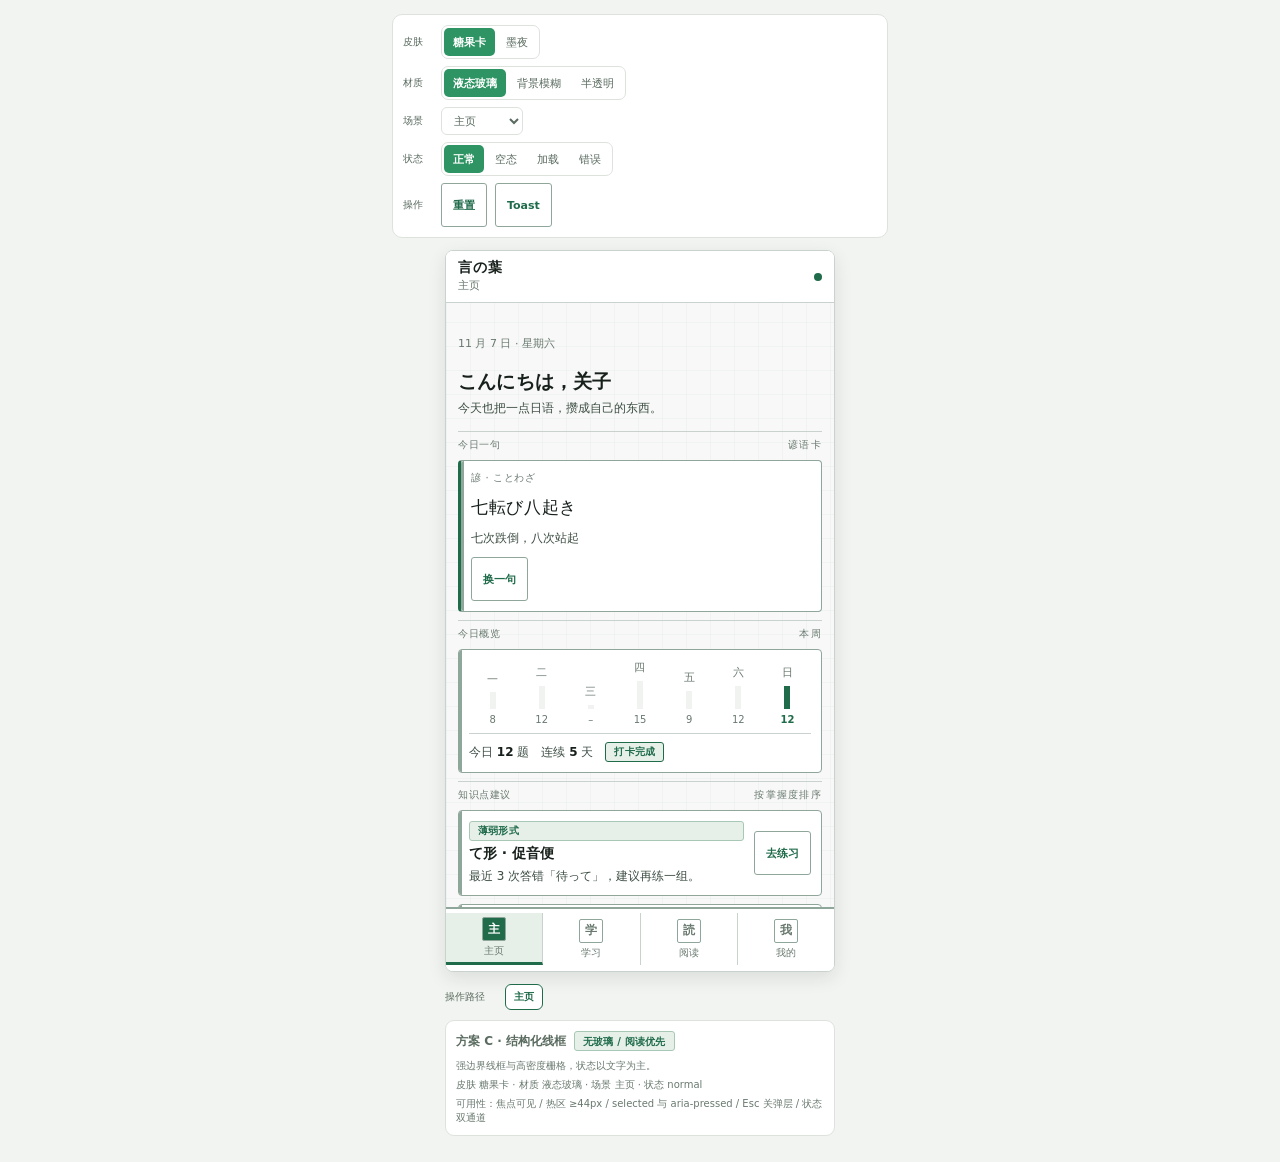
<file: docs/design/liquid-glass/option-c.html>
<!doctype html>
<html lang="zh-CN">
<head>
<meta charset="utf-8">
<meta name="viewport" content="width=device-width,initial-scale=1">
<title>言の葉 · 方案 C · 结构化线框 · UI 原型</title>
<style>
/* 共享布局骨架：三方案完全一致的信息架构、视图结构与交互热区。
 * 颜色 / 字号 / 间距 / 圆角 / 阴影 / 材质参数全部走 var(--*)，由 theme-*.css 提供。
 */
*{box-sizing:border-box}
html,body{margin:0;padding:0}
body{font-family:"Hiragino Sans","Yu Gothic","Noto Sans CJK SC","Microsoft YaHei",system-ui,sans-serif;background:var(--stage-bg);color:var(--text);-webkit-font-smoothing:antialiased}
button,input,select{font:inherit;color:inherit}
button{cursor:pointer;background:none;border:0;padding:0;text-align:left}
button:focus-visible,input:focus-visible,select:focus-visible{outline:2px solid var(--brand);outline-offset:2px}
[aria-disabled="true"]{opacity:.55;cursor:not-allowed}
#app{max-width:520px;margin:0 auto;padding:14px 12px 26px;min-height:100vh}

/* 预览控制条（原型工具，非 App UI） */
.toolbar{display:flex;flex-direction:column;gap:7px;margin-bottom:12px;padding:10px;border:1px solid var(--stage-line);border-radius:10px;background:var(--stage-panel)}
.toolbar-row{display:flex;align-items:center;gap:8px;min-height:28px}
.toolbar-row>.t-micro{width:30px;flex:none;color:var(--stage-text)}
.seg{display:flex;gap:2px;padding:2px;border:1px solid var(--stage-line);border-radius:7px;background:var(--stage-panel)}
.seg-btn{min-height:28px;padding:3px 9px;border-radius:5px;font-size:11px;color:var(--stage-text);white-space:nowrap}
.seg-btn.is-on{background:var(--stage-on);color:var(--stage-on-text);font-weight:600}
.select{min-height:28px;padding:3px 8px;border:1px solid var(--stage-line);border-radius:6px;background:var(--stage-panel);font-size:11px;color:var(--stage-text)}
.toolbar-row .btn{flex:none}

/* 设备框 */
.device{width:100%;max-width:390px;margin:0 auto;border:1px solid var(--device-line);border-radius:var(--radius-device);background:var(--bg);box-shadow:var(--shadow-device);overflow:hidden}
.device-inner{height:720px;position:relative}
.screen-shell{position:relative;display:flex;flex-direction:column;height:100%;background:var(--bg);overflow:hidden}
.screen-shell::before{content:"";position:absolute;inset:0;background:var(--screen-texture);pointer-events:none;z-index:0}
.topbar,.content,.tabbar{position:relative;z-index:1}
.topbar{flex:none;display:flex;align-items:center;gap:10px;min-height:52px;padding:0 var(--sp-page);border-bottom:var(--border-w) solid var(--line);background:var(--topbar-bg)}
.topbar-main{display:flex;flex-direction:column;gap:1px}
.t-brand{font-size:var(--fs-title);font-weight:600;letter-spacing:.08em;color:var(--text)}
.topbar-spacer{flex:1}
.status-dot{width:8px;height:8px;border-radius:50%;background:var(--ok);margin-left:auto;flex:none}
.back{display:flex;align-items:center;gap:4px;min-height:44px;padding-right:12px;color:var(--brand)}
.back>span[aria-hidden]{font-size:24px;line-height:1}
.topbar>.t-title{flex:1;text-align:center;margin-right:44px}

.content{flex:1;overflow-y:auto;overflow-x:hidden;scrollbar-width:thin}
.page{display:flex;flex-direction:column;gap:var(--sp-gap);padding:var(--sp-page);padding-bottom:calc(var(--sp-page) + 10px)}
.page.with-dock{padding-bottom:calc(var(--sp-page) + 4px)}
.hero{display:flex;flex-direction:column;gap:6px;padding:var(--sp-card) 0 calc(var(--sp-card) / 2)}
.hero.compact{padding-top:calc(var(--sp-card) / 2)}
.hero .t-body{color:var(--text-2)}
.section{display:flex;align-items:center;justify-content:space-between;gap:8px;padding-top:var(--sp-section);color:var(--text-3)}
.section-more{font-size:var(--fs-micro);color:var(--text-3)}
.hint{font-size:var(--fs-micro);line-height:1.6;color:var(--text-3);margin:2px 0 0}

/* 排版层级：三方案各自用 --fs-* 定义节奏 */
.t-display{font-size:var(--fs-display);line-height:1.25;font-weight:600;letter-spacing:.01em;margin:0;color:var(--text)}
.t-title{font-size:var(--fs-title);line-height:1.4;font-weight:var(--fw-title);margin:0;color:var(--text)}
.t-body{font-size:var(--fs-body);line-height:var(--lh-body);margin:0;color:var(--text-2)}
.t-caption{font-size:var(--fs-caption);line-height:1.5;color:var(--text-3)}
.t-label{font-size:var(--fs-label);line-height:1.4;letter-spacing:.06em;color:var(--text-3)}
.t-micro{font-size:var(--fs-micro);line-height:1.4;color:var(--text-3)}
.t-jp{font-size:var(--fs-jp);line-height:1.65;letter-spacing:.04em;margin:0;color:var(--text)}
.t-jp.small{font-size:calc(var(--fs-jp) - 3px)}
.t-number{font-size:var(--fs-number);font-weight:600;line-height:1.1;color:var(--text)}
b{font-weight:600;color:var(--text)}

/* 卡片 / 网格 */
.card{position:relative;display:flex;flex-direction:column;gap:6px;padding:var(--sp-card);border:var(--border-w) solid var(--line);border-radius:var(--radius-card);background:var(--surface);box-shadow:var(--shadow-card);color:var(--text)}
.grid-2{display:grid;grid-template-columns:repeat(2,minmax(0,1fr));gap:var(--sp-gap)}
.grid-3{display:grid;grid-template-columns:repeat(3,minmax(0,1fr));gap:var(--sp-gap)}
.row-card{flex-direction:row;align-items:center;gap:10px}
.row-main{display:flex;flex-direction:column;gap:3px;flex:1;min-width:0}
.row-actions{display:flex;align-items:center;gap:8px;flex-wrap:wrap}
.proverb{gap:8px}
.proverb .row-actions{margin-top:2px}
.entry{flex-direction:row;align-items:center;gap:10px;text-align:left;min-height:74px;width:100%;transition:transform .16s ease,border-color .16s ease}
.entry:hover,.form:hover{border-color:var(--brand)}
.entry-main{display:flex;flex-direction:column;gap:2px;flex:1;min-width:0}
.entry-arrow{width:8px;height:8px;border-top:1.5px solid var(--text-3);border-right:1.5px solid var(--text-3);transform:rotate(45deg);flex:none;margin-right:3px}
.glyph{display:flex;align-items:center;justify-content:center;width:38px;height:38px;flex:none;border-radius:var(--radius-glyph);font-size:15px;font-weight:600;background:var(--brand-soft);color:var(--brand-ink);border:var(--border-w) solid var(--glyph-line)}
.glyph[data-tone="muted"]{background:var(--surface-2);color:var(--text-3)}
.badge{display:inline-flex;align-items:center;min-height:20px;padding:1px 8px;border-radius:var(--radius-pill);font-size:var(--fs-micro);line-height:1.3;white-space:nowrap;border:var(--border-w) solid transparent;background:var(--surface-2);color:var(--text-3)}
.badge[data-kind="ok"]{background:var(--ok-soft);color:var(--ok);border-color:var(--ok-line)}
.badge[data-kind="warn"]{background:var(--warn-soft);color:var(--warn);border-color:var(--warn-line)}
.badge[data-kind="soft"]{background:var(--brand-soft);color:var(--brand-ink);border-color:var(--brand-line)}
.badge[data-kind="muted"]{background:transparent;color:var(--text-3);border-color:var(--line)}
.planned{flex-direction:row;align-items:center;gap:10px;opacity:.72;cursor:not-allowed}
.form{align-items:flex-start;min-height:78px;text-align:left;gap:2px}
.voice-row{display:flex;gap:var(--sp-gap);overflow-x:auto;padding-bottom:2px}
.voice{flex:1;min-width:92px;gap:4px}
.stat{align-items:flex-start;gap:4px}
.stat .t-number{margin-top:2px}
.profile{flex-direction:row;align-items:center;gap:10px}
.para{align-items:flex-start;gap:5px;text-align:left;width:100%}
.para-jp{margin:2px 0}
.prompt{align-items:flex-start;gap:8px;padding:calc(var(--sp-card) + 4px)}
.week{display:flex;align-items:flex-end;justify-content:space-between;gap:4px}
.day{display:flex;flex-direction:column;align-items:center;gap:4px;flex:1;min-width:0}
.day-bar{width:10px;min-height:4px;border-radius:3px;background:var(--surface-2)}
.day.is-today .day-bar{background:var(--brand)}
.day.is-today .t-micro{color:var(--brand);font-weight:600}
.stat-line{display:flex;align-items:center;gap:12px;flex-wrap:wrap;padding-top:8px;border-top:var(--border-w) solid var(--line)}
.empty{display:flex;flex-direction:column;align-items:center;gap:10px;padding:26px 14px;border:var(--border-w) dashed var(--line);border-radius:var(--radius-card);background:var(--surface);text-align:center}
.empty.slim{border:0;padding:18px 8px;background:transparent}
.empty-mark{width:34px;height:34px;border:2px solid var(--line);border-radius:8px;position:relative}
.empty-mark::after{content:"";position:absolute;inset:8px;border:1px solid var(--line);border-radius:3px}
.empty .t-body{max-width:240px}
.table{display:flex;flex-direction:column;gap:0;padding:0;overflow:hidden}
.table-row{display:flex;align-items:center;gap:8px;min-height:44px;padding:6px var(--sp-card);border-bottom:var(--border-w) solid var(--line)}
.table-row:last-child{border-bottom:0}
.table-row>.t-body{flex:1}
.table-row>.t-jp{flex:1}

/* 控件 */
.btn{display:inline-flex;align-items:center;justify-content:center;gap:6px;min-height:44px;padding:0 16px;border:var(--border-w) solid var(--line);border-radius:var(--radius-btn);font-size:var(--fs-body);font-weight:500;background:var(--surface-2);color:var(--text);white-space:nowrap;transition:filter .16s ease,border-color .16s ease}
.btn:hover{filter:brightness(.97);border-color:var(--brand)}
.btn:active{transform:translateY(1px)}
.btn-small{min-height:36px;padding:0 11px;font-size:var(--fs-caption)}
.btn-primary{background:var(--brand);border-color:var(--brand);color:var(--brand-on)}
.btn-ghost{background:transparent;border-color:var(--line);color:var(--brand)}
.pill{display:inline-flex;align-items:center;justify-content:center;min-height:40px;padding:0 14px;border:var(--border-w) solid var(--line);border-radius:var(--radius-pill);font-size:var(--fs-body);background:var(--surface-2);color:var(--text-2)}
.pill.is-on{background:var(--brand-soft);border-color:var(--brand);color:var(--brand-ink);font-weight:600}
.input{width:100%;min-height:44px;padding:8px 12px;border:var(--border-w) solid var(--line);border-radius:var(--radius-btn);background:var(--surface-2);color:var(--text);font-size:var(--fs-body)}
.input::placeholder{color:var(--text-3)}
.filter-row{display:flex;gap:8px;flex-wrap:wrap;margin:10px 0 4px}

/* 答题 */
.practice-head{display:flex;flex-direction:column;gap:8px}
.progress{height:5px;border-radius:99px;background:var(--surface-2);overflow:hidden}
.progress>span{display:block;height:100%;background:var(--brand);transition:width .25s ease}
.options{display:flex;flex-direction:column;gap:var(--sp-gap)}
.option{display:flex;align-items:center;gap:10px;min-height:52px;padding:8px var(--sp-card);border:var(--border-w) solid var(--line);border-radius:var(--radius-card);background:var(--surface);color:var(--text)}
.option>.t-body{flex:1}
.option-key{display:flex;align-items:center;justify-content:center;width:28px;height:28px;flex:none;border-radius:var(--radius-glyph);background:var(--surface-2);color:var(--text-3);font-size:var(--fs-caption);font-weight:600}
.option-mark{width:14px;height:14px;flex:none;border:1.5px solid var(--line);border-radius:50%}
.option.is-selected{border-color:var(--brand);background:var(--brand-soft)}
.option.is-selected .option-key{background:var(--brand);color:var(--brand-on)}
.option.is-answer{border-color:var(--ok);background:var(--ok-soft)}
.option.is-answer .option-mark{background:var(--ok);border-color:var(--ok)}
.option.is-wrong{border-color:var(--danger);background:var(--danger-soft)}
.option.is-wrong .option-mark{background:var(--danger);border-color:var(--danger)}

/* 底部操作条 / 判定抽屉 */
.dock{position:sticky;bottom:calc(-1 * var(--sp-page) - 10px);z-index:6;margin:var(--sp-gap) calc(-1 * var(--sp-page)) calc(-1 * var(--sp-page) - 10px);padding:12px var(--sp-page);border-top:var(--border-w) solid var(--line);background:var(--dock-bg);box-shadow:var(--shadow-dock)}
.dock-inner{display:flex;align-items:center;gap:10px;flex-wrap:wrap}
.dock-inner>.row-main{flex:1;min-width:120px}
.dock .row-actions{flex:none}
.dock.judge[data-state="correct"]{border-top-color:var(--ok)}
.dock.judge[data-state="wrong"]{border-top-color:var(--danger)}

/* 弹层 */
.scrim{position:absolute;inset:0;z-index:10;background:var(--scrim)}
.sheet{position:absolute;left:0;right:0;bottom:0;z-index:11;display:flex;flex-direction:column;max-height:76%;border-top:var(--border-w) solid var(--line);border-radius:var(--radius-sheet) var(--radius-sheet) 0 0;background:var(--sheet-bg);box-shadow:var(--shadow-sheet);overflow:hidden}
.sheet-head{display:flex;align-items:center;gap:8px;flex:none;padding:12px var(--sp-page) 8px;border-bottom:var(--border-w) solid var(--line)}
.sheet-head .t-title{flex:1}
.sheet-x{width:44px;height:44px;display:flex;align-items:center;justify-content:center;font-size:22px;color:var(--text-3);border-radius:var(--radius-btn)}
.sheet-body{flex:1;overflow-y:auto;padding:12px var(--sp-page);display:flex;flex-direction:column;gap:10px}
.sheet-foot{display:flex;align-items:center;justify-content:flex-end;gap:8px;flex:none;padding:10px var(--sp-page);border-top:var(--border-w) solid var(--line)}
.sheet-search{display:flex;gap:8px}
.picker-list{display:flex;flex-direction:column;gap:2px}
.picker-row{display:flex;align-items:center;gap:10px;min-height:48px;padding:6px 8px;border-radius:var(--radius-btn);border:var(--border-w) solid transparent}
.picker-row[aria-selected="true"]{border-color:var(--brand);background:var(--brand-soft)}
.picker-row>.t-jp{flex:1}
.detail-head{display:flex;align-items:center;gap:10px;flex-wrap:wrap}
.detail{display:flex;flex-direction:column;gap:0;margin:0}
.detail>div{display:flex;flex-direction:column;gap:2px;padding:8px 0;border-bottom:var(--border-w) solid var(--line)}
.detail>div:last-child{border-bottom:0}
.detail dt{margin:0}
.detail dd{margin:0}

/* 状态反馈 */
.state-bar{display:flex;align-items:center;gap:10px;flex-wrap:wrap;min-height:44px;padding:8px var(--sp-card);border:var(--border-w) solid var(--line);border-left-width:3px;border-radius:var(--radius-card);background:var(--surface)}
.state-bar[data-kind="loading"]{border-left-color:var(--brand)}
.state-bar[data-kind="error"]{border-left-color:var(--danger);background:var(--danger-soft)}
.state-bar[data-kind="ok"]{border-left-color:var(--ok);background:var(--ok-soft)}
.state-bar .t-body{flex:1;min-width:120px}
.skeleton{height:8px;width:70px;border-radius:99px;background:var(--surface-2);animation:pulse 1.2s ease-in-out infinite}
@keyframes pulse{0%,100%{opacity:.4}50%{opacity:1}}
.toast{position:absolute;left:50%;bottom:78px;transform:translateX(-50%);z-index:20;max-width:86%;padding:10px 16px;border:var(--border-w) solid var(--line);border-radius:var(--radius-pill);font-size:var(--fs-body);text-align:center;background:var(--toast-bg);color:var(--toast-text);box-shadow:var(--shadow-sheet)}
.toast[data-kind="ok"]{border-color:var(--ok)}
.toast[data-kind="warn"]{border-color:var(--warn)}

/* 底部标签栏 */
.tabbar{flex:none;display:flex;align-items:stretch;gap:2px;min-height:64px;padding:6px var(--sp-page);border-top:var(--border-w) solid var(--line);background:var(--tabbar-bg)}
.tab{flex:1;display:flex;flex-direction:column;align-items:center;justify-content:center;gap:3px;min-height:48px;border-radius:var(--radius-btn);color:var(--text-3)}
.tab-glyph{display:flex;align-items:center;justify-content:center;width:24px;height:24px;font-size:12px;font-weight:600;border-radius:var(--radius-glyph)}
.tab.is-on{color:var(--brand);background:var(--brand-soft)}
.tab.is-on .tab-glyph{background:var(--brand);color:var(--brand-on)}

/* 路径 / 说明 */
.pathbar{display:flex;align-items:center;gap:8px;flex-wrap:wrap;max-width:390px;margin:12px auto 0}
.pathbar>.t-micro{width:52px;flex:none;color:var(--stage-text)}
.path-list{display:flex;align-items:center;gap:4px;flex-wrap:wrap;flex:1}
.path-chip{min-height:26px;padding:2px 8px;border:1px solid var(--stage-line);border-radius:6px;font-size:10px;background:var(--stage-panel);color:var(--stage-text)}
.path-chip.is-last{border-color:var(--brand);color:var(--brand);font-weight:600}
.path-sep{font-size:11px;color:var(--stage-text)}
.legend{display:flex;flex-direction:column;gap:5px;max-width:390px;margin:10px auto 0;padding:10px;border:1px solid var(--stage-line);border-radius:9px;background:var(--stage-panel)}
.legend-line{display:flex;align-items:center;gap:8px;flex-wrap:wrap;font-size:11px;color:var(--stage-text)}
.legend-line b{font-size:12px;color:var(--stage-text)}
@media (min-width:900px){#app{max-width:520px}}

/* ---- 方案 C · 结构化线框 ---- */
/* 方案 C · 结构化线框（Structured / Reading-first）
 * 取舍：不追玻璃，用强边界、细线栅格与高密度信息换取可读性、无障碍与全版本一致。
 * 状态一律文字化，颜色只作辅助通道；材质三档对该路线几乎无影响，这本身就是取舍。
 */
:root{
  --stage-bg:#F2F4F1;--stage-panel:#FFFFFF;--stage-line:#DDE3DC;--stage-text:#5A6B60;--stage-on:#2E9463;--stage-on-text:#FFFFFF;
  --bg:#F7F8F7;--surface:#FFFFFF;--surface-2:#F0F3F0;--line:#C9D2CD;--line-strong:#8FA69A;
  --text:#17201B;--text-2:#3C4D43;--text-3:#69796F;
  --brand:#1F6B4A;--brand-soft:#E6F0E9;--brand-ink:#1F6B4A;--brand-on:#FFFFFF;--brand-line:#A9C7B5;--glyph-line:#C9D2CD;
  --ok:#1F6B4A;--ok-soft:#E6F0E9;--ok-line:#A9C7B5;
  --warn:#8A6412;--warn-soft:#F5EEDC;--warn-line:#D9C79A;
  --danger:#9C3F35;--danger-soft:#F6E9E6;
  --radius-card:4px;--radius-btn:3px;--radius-pill:3px;--radius-sheet:4px;--radius-glyph:3px;--radius-device:8px;
  --shadow-card:none;--shadow-sheet:none;--shadow-device:0 6px 18px rgba(23,32,27,.10);--shadow-dock:none;
  --sp-page:12px;--sp-card:10px;--sp-gap:8px;--sp-section:8px;
  --fs-display:19px;--fs-title:14px;--fs-body:12px;--fs-caption:11px;--fs-label:10px;--fs-micro:10px;--fs-jp:17px;--fs-number:18px;
  --lh-body:1.55;--fw-title:700;--border-w:1px;
  --screen-texture:repeating-linear-gradient(90deg,rgba(31,107,74,.035) 0 1px,transparent 1px 24px),repeating-linear-gradient(0deg,rgba(31,107,74,.035) 0 1px,transparent 1px 24px),linear-gradient(#F7F8F7,#F7F8F7);
  --topbar-bg:#FFFFFF;--tabbar-bg:#FFFFFF;--dock-bg:#FFFFFF;--sheet-bg:#FFFFFF;
  --scrim:rgba(23,32,27,.42);--toast-bg:#FFFFFF;--toast-text:#17201B;--device-line:#C9D2CD;
}
body[data-dark="true"]{
  --bg:#101411;--surface:#161C18;--surface-2:#1D2620;--line:#3A4A40;--line-strong:#5E7466;
  --text:#E9EFE9;--text-2:#B6C6BA;--text-3:#84988A;
  --brand:#8FC0A6;--brand-soft:#1E3126;--brand-ink:#A9D8BC;--brand-on:#101411;--brand-line:#3E624C;--glyph-line:#3A4A40;
  --ok:#8FC0A6;--ok-soft:#1E3126;--ok-line:#3E624C;
  --warn:#D8B978;--warn-soft:#2A2618;--warn-line:#4E4226;
  --danger:#DE9B90;--danger-soft:#2A1E1B;
  --screen-texture:repeating-linear-gradient(90deg,rgba(143,192,166,.045) 0 1px,transparent 1px 24px),repeating-linear-gradient(0deg,rgba(143,192,166,.045) 0 1px,transparent 1px 24px),linear-gradient(#101411,#101411);
  --topbar-bg:#101411;--tabbar-bg:#101411;--dock-bg:#161C18;--sheet-bg:#161C18;
  --scrim:rgba(0,0,0,.6);--toast-bg:#1D2620;--toast-text:#E9EFE9;--device-line:#3A4A40;
}
/* 强边界 + 左侧色条：所有卡片同一套规则 */
.card{position:relative;border-color:var(--line-strong)}
.card::before{content:"";position:absolute;left:0;top:0;bottom:0;width:3px;background:var(--line-strong);border-radius:var(--radius-card) 0 0 var(--radius-card)}
.card>*{position:relative}
.entry:hover{background:var(--surface-2)}
.entry:hover::before,.form:hover::before{background:var(--brand);width:4px}
.entry{min-height:62px}
.form{min-height:66px}
.glyph{border-radius:3px;border-width:1px;background:var(--surface-2);color:var(--brand);font-weight:700}
.badge{border-radius:3px;border:1px solid var(--line-strong);background:transparent;font-weight:600;letter-spacing:.02em}
.badge[data-kind="ok"]{border-color:var(--ok);background:var(--ok-soft)}
.badge[data-kind="soft"]{border-color:var(--brand-line);background:var(--brand-soft)}
.badge[data-kind="warn"]{border-color:var(--warn-line);background:var(--warn-soft)}
.section{border-top:1px solid var(--line);padding-top:6px;letter-spacing:.08em}
.proverb,.prompt{border-left:3px solid var(--brand)}
.empty{border-style:solid}
.voice-row{flex-direction:column;gap:0}
.voice{min-width:0;flex-direction:row;align-items:center;justify-content:space-between;border-radius:0;border-bottom:1px solid var(--line)}
.voice:first-child{border-radius:var(--radius-card) var(--radius-card) 0 0}
.voice:last-child{border-bottom:0;border-radius:0 0 var(--radius-card) var(--radius-card)}
.week{gap:2px}
.day-bar{width:6px;border-radius:0}
.stat .t-number{letter-spacing:-.02em}
/* 分区表更密 */
.table-row{min-height:38px;padding:4px var(--sp-card)}
/* 控件：方形描边，主按钮深实底 */
.btn{border-radius:3px;min-height:44px;font-weight:600;border-color:var(--line-strong)}
.btn-primary{background:var(--brand);border-color:var(--brand)}
.btn-ghost{border-color:var(--line-strong);background:transparent}
.pill{border-radius:3px;border-color:var(--line-strong);font-weight:600}
.pill.is-on{border-left:4px solid var(--brand)}
.input{border-radius:3px;border-color:var(--line-strong)}
/* 交互规则：无位移、无装饰动效，hover/active 只换底色 */
.entry,.form,.btn{transition:background-color .12s linear,border-color .12s linear}
.entry:hover,.form:hover{transform:none;border-color:var(--brand)}
.btn:hover{filter:none;background:var(--surface-2);border-color:var(--brand)}
.btn-primary:hover{background:var(--brand);filter:brightness(1.12)}
.btn:active{transform:none;background:var(--brand-soft)}
/* 选项：行式列表 + 左侧色条 */
.option{position:relative;border-radius:3px;padding-left:calc(var(--sp-card) + 6px)}
.option::before{content:"";position:absolute;left:0;top:0;bottom:0;width:3px;background:var(--line-strong)}
.option.is-selected::before,.option.is-answer::before{background:var(--ok);width:4px}
.option.is-wrong::before{background:var(--danger);width:4px}
.option-key{border-radius:3px;border:1px solid var(--line-strong);background:transparent}
.option-mark{border-radius:2px}
.option.is-selected{border-color:var(--brand)}
/* 平铺线框底栏：上边框 + 格间分隔线 */
.tabbar{margin:0;padding:4px 0 6px;gap:0;border-top:2px solid var(--line-strong);border-radius:0}
.tab{border-radius:0;border-right:1px solid var(--line);min-height:46px}
.tab:last-child{border-right:0}
.tab.is-on{background:var(--brand-soft);border-bottom:3px solid var(--brand)}
.tab.is-on .tab-glyph{background:var(--brand);color:var(--brand-on);border-radius:2px}
.tab-glyph{border-radius:2px;border:1px solid var(--line-strong)}
/* 判定抽屉：顶部色条 + 文字化状态标签 */
.dock{border-top:2px solid var(--line-strong);border-radius:0;padding-top:10px}
.dock.judge[data-state="correct"]{border-top-color:var(--ok)}
.dock.judge[data-state="wrong"]{border-top-color:var(--danger)}
.dock.judge[data-state="correct"] .row-main>.t-title::before{content:"[ 正确 ] "}
.dock.judge[data-state="wrong"] .row-main>.t-title::before{content:"[ 错误 ] "}
.sheet{border-top:2px solid var(--line-strong);border-radius:0}
.sheet-head{border-bottom:1px solid var(--line-strong)}
.sheet-foot{border-top:1px solid var(--line-strong)}
.picker-row[aria-selected="true"]{border-left:4px solid var(--brand);border-radius:0}
/* 反馈：文字优先，颜色只作辅助 */
.state-bar{border-radius:0;border-left-width:3px}
.state-bar .t-body::before{content:"状态 · ";font-weight:700}
.toast{border-radius:3px;border-left:3px solid var(--line-strong);font-weight:600}
.toast::before{content:"提示 · "}
.toast[data-kind="ok"]{border-left-color:var(--ok)}
.toast[data-kind="warn"]{border-left-color:var(--warn)}
/* 材质三档对该路线几乎无影响：仅弹层给极轻模糊，卡片始终实色 */
body[data-material="glass"] .sheet,body[data-material="glass"] .dock{-webkit-backdrop-filter:blur(3px);backdrop-filter:blur(3px)}
body[data-material="blur"] .sheet{-webkit-backdrop-filter:blur(1.5px);backdrop-filter:blur(1.5px)}
body[data-material="solid"] .sheet,body[data-material="solid"] .dock{-webkit-backdrop-filter:none;backdrop-filter:none}

</style>
</head>
<body data-plan="c" data-dark="false" data-material="glass">
<div id="app"></div>
<script>
/* 言の葉 · 液体玻璃 UI 原型共享引擎
 * 三个方案共用同一份信息架构、页面范围、操作路径与状态机。
 * 差异完全由各自 CSS（配色 / 字体层级 / 间距 / 布局形态 / 控件样式 / 反馈规则）承担。
 * 这是原型预览代码，不进生产；不发起任何网络调用。
 */
(function () {
  'use strict';

  /* 底部导航矢量图标：由 build.py 从 src/icons/tab-*.svg 内联注入（内联才能继承 currentColor）
   * 若构建脚本未运行，这里为空对象，渲染自动退回文字字形，不会出现空图标。 */
  var ICONS = {home:'<svg xmlns="http://www.w3.org/2000/svg" viewBox="0 0 24 24" fill="none" stroke="currentColor" stroke-width="1.75" stroke-linecap="round" stroke-linejoin="round" focusable="false"><path d="M4 10.2 12 3.8l8 6.4V19a1.6 1.6 0 0 1-1.6 1.6H5.6A1.6 1.6 0 0 1 4 19z"/><path d="M9.6 20.6v-6.2h4.8v6.2"/></svg>',mine:'<svg xmlns="http://www.w3.org/2000/svg" viewBox="0 0 24 24" fill="none" stroke="currentColor" stroke-width="1.75" stroke-linecap="round" stroke-linejoin="round" focusable="false"><circle cx="12" cy="8.1" r="3.5"/><path d="M5.3 20.2c.9-3.2 3.5-5.2 6.7-5.2s5.8 2 6.7 5.2"/></svg>',read:'<svg xmlns="http://www.w3.org/2000/svg" viewBox="0 0 24 24" fill="none" stroke="currentColor" stroke-width="1.75" stroke-linecap="round" stroke-linejoin="round" focusable="false"><path d="M12 6.6C10.4 5.2 8.1 4.6 5.8 4.6H4v13.1h1.8c2.3 0 4.6.6 6.2 2 1.6-1.4 3.9-2 6.2-2H20V4.6h-1.8c-2.3 0-4.6.6-6.2 2z"/><path d="M12 6.6v13.1"/></svg>',study:'<svg xmlns="http://www.w3.org/2000/svg" viewBox="0 0 24 24" fill="none" stroke="currentColor" stroke-width="1.75" stroke-linecap="round" stroke-linejoin="round" focusable="false"><path d="M4 20h4.4l9.5-9.5a2.2 2.2 0 0 0-3.1-3.1L5.3 16.9z"/><path d="M14.9 5.1l3.1 3.1"/><path d="M4 20l.3-3.1"/></svg>'};

  var PLAN_META = {
    a: { name: '方案 A · 纸感延续', tag: '局部玻璃 / 渐进', note: '仅在底栏与弹层引入材质，卡片维持纸感。' },
    b: { name: '方案 B · 全量液态玻璃', tag: '全局玻璃 / 沉浸', note: '卡片、控件、弹层统一玻璃语言，背景带光斑。' },
    c: { name: '方案 C · 结构化线框', tag: '无玻璃 / 阅读优先', note: '强边界线框与高密度栅格，状态以文字为主。' },
  };

  var DATA = {
    proverbs: [
      { jp: '七転び八起き', zh: '七次跌倒，八次站起' },
      { jp: '塵も積もれば山となる', zh: '积尘成山' },
      { jp: '継続は力なり', zh: '坚持即是力量' },
    ],
    week: [
      { d: '一', n: 8 }, { d: '二', n: 12 }, { d: '三', n: 0 },
      { d: '四', n: 15 }, { d: '五', n: 9 }, { d: '六', n: 12 }, { d: '日', n: 12, today: true },
    ],
    suggestions: [
      { tag: '薄弱形式', title: 'て形 · 促音便', body: '最近 3 次答错「待って」，建议再练一组。', action: '去练习' },
      { tag: '间隔复习', title: '使役形已到期', body: '「行かせる」距上次答对 4 天，进入复习窗口。', action: '去复习' },
      { tag: '掌握度', title: '基础形 12/18', body: '再完成 6 个形式即可点亮基础层。', action: '查看' },
    ],
    entries: [
      { id: 'verb', label: '动词', sub: '79 词 · 6 种活用形', glyph: '動', desc: '形式 / 语态 / 速查' },
      { id: 'adj', label: '形容词', sub: '15 词 · 7 种形式', glyph: '形', desc: 'い / な 与特例' },
      { id: 'particle', label: '助词', sub: '9 个专题', glyph: '助', desc: '专题地图与练习' },
      { id: 'mistakes', label: '错题本', sub: '按模块分组', glyph: '誤', desc: '重练与间隔复习' },
    ],
    forms: [
      { k: 'ます形', v: '書きます', lv: '基础' }, { k: 'て形', v: '書いて', lv: '基础' },
      { k: 'た形', v: '書いた', lv: '基础' }, { k: 'ない形', v: '書かない', lv: '基础' },
      { k: 'ば形', v: '書けば', lv: '进阶' }, { k: '可能形', v: '書ける', lv: '进阶' },
    ],
    voices: [
      { k: '受身', v: '書かれる' }, { k: '使役', v: '書かせる' }, { k: '使役受身', v: '書かせられる' },
    ],
    questions: [
      { jp: '昨日、手紙を＿＿＿。', kana: 'きのう、てがみを', options: ['書きます', '書きました', '書いて', '書かない'], answer: 1, note: '「昨日」要求过去形，ます形的过去为「ました」。' },
      { jp: '宿題を＿＿＿から、遊びに行きます。', kana: 'しゅくだいを', options: ['書く', '書いて', '書いた', '書けば'], answer: 2, note: '「〜てから」表示先后顺序，用た形。' },
      { jp: '毎日、日記を＿＿＿。', kana: 'まいにち、にっきを', options: ['書いた', '書いて', '書きます', '書かせる'], answer: 2, note: '「毎日」是习惯，用现在形。' },
    ],
    lexicon: [
      { id: 'kaku', jp: '書く', kana: 'かく', mean: '写', group: '五段' },
      { id: 'taberu', jp: '食べる', kana: 'たべる', mean: '吃', group: '一段' },
      { id: 'iku', jp: '行く', kana: 'いく', mean: '去', group: '五段' },
      { id: 'miru', jp: '見る', kana: 'みる', mean: '看', group: '一段' },
      { id: 'kuru', jp: '来る', kana: 'くる', mean: '来', group: 'カ変' },
    ],
    article: [
      '春になると、公園の桜が咲きます。',
      '朝早く起きて、近所を散歩しました。',
      '小さな川のそばで、本を読む人がいました。',
    ],
    word: { jp: '散歩', kana: 'さんぽ', pos: '名詞 · サ変接続', mean: '散步', sent: '朝早く起きて、近所を散歩しました。', gram: '「を」标记动作对象；「散歩しました」为サ变名词 + する的ます形过去。' },
  };

  var VIEW_META = {
    home: { title: '主页', primary: true },
    study: { title: '学习', primary: true },
    read: { title: '阅读', primary: true },
    mine: { title: '我的', primary: true },
    verb: { title: '动词', primary: false },
    practice: { title: '综合练习', primary: false },
    reference: { title: '活用速查', primary: false },
    reader: { title: '文章阅读', primary: false },
    mistakes: { title: '错题本', primary: false },
  };

  var state = {
    plan: 'a', view: 'home', history: ['home'], dark: false, material: 'glass', dock: 'overlay', radius: '24',
    sheet: null, toast: null, toastKind: 'info', inject: 'normal',
    proverb: 0, nick: '关子', nicknameDraft: '关子', moduleLabel: '动词',
    practice: { index: 0, selected: null, judged: null, revealed: false },
    picker: { query: '', selectedId: 'kaku', currentId: 'kaku' },
    read: { status: 'idle', bookmarked: false, activeWord: false },
    bookmarked: false, filter: { basic: true, advanced: false },
  };

  function esc(s) { return String(s).replace(/&/g, '&amp;').replace(/</g, '&lt;').replace(/>/g, '&gt;').replace(/"/g, '&quot;'); }
  function $(sel) { return document.querySelector(sel); }
  function meta() { return VIEW_META[state.view] || VIEW_META.home; }
  function isSecondary() { return !meta().primary; }

  /* ---------- 通用片段 ---------- */
  function btn(label, action, opt) {
    opt = opt || {};
    var cls = 'btn ' + (opt.primary ? 'btn-primary ' : '') + (opt.ghost ? 'btn-ghost ' : '') + (opt.small ? 'btn-small' : '');
    var dis = opt.disabled ? ' aria-disabled="true"' : '';
    var extra = opt.aria ? ' ' + opt.aria : '';
    return '<button type="button" class="' + cls.trim() + '" data-action="' + action + '"' + dis + extra + '>' + esc(label) + '</button>';
  }
  function glyph(ch, tone) { return '<span class="glyph" data-tone="' + (tone || 'main') + '" aria-hidden="true">' + esc(ch) + '</span>'; }
  function section(label, more) {
    return '<div class="section"><span class="t-label">' + esc(label) + '</span>' +
      (more ? '<span class="section-more">' + esc(more) + '</span>' : '') + '</div>';
  }
  function badge(text, kind) { return '<span class="badge" data-kind="' + (kind || 'neutral') + '">' + esc(text) + '</span>'; }
  function empty(title, body, action, label) {
    return '<div class="empty"><div class="empty-mark" aria-hidden="true"></div>' +
      '<p class="t-title">' + esc(title) + '</p><p class="t-body">' + esc(body) + '</p>' +
      (action ? btn(label || '去练习', action, { primary: true }) : '') + '</div>';
  }

  /* ---------- 视图 ---------- */
  function viewHome() {
    var p = DATA.proverbs[state.proverb];
    var week = DATA.week.map(function (w) {
      return '<div class="day' + (w.today ? ' is-today' : '') + '" aria-label="' + w.d + ' ' + w.n + ' 题">' +
        '<span class="t-caption">' + w.d + '</span><span class="day-bar" style="height:' + (4 + w.n * 1.6) + 'px"></span>' +
        '<span class="t-micro">' + (w.n || '–') + '</span></div>';
    }).join('');
    var sug = DATA.suggestions.map(function (s) {
      return '<div class="card row-card"><div class="row-main">' + badge(s.tag, 'soft') +
        '<p class="t-title">' + esc(s.title) + '</p><p class="t-body">' + esc(s.body) + '</p></div>' +
        btn(s.action, 'open:practice', { ghost: true, small: true }) + '</div>';
    }).join('');
    return '<div class="page">' +
      '<div class="hero"><p class="t-caption">11 月 7 日 · 星期六</p><h1 class="t-display">こんにちは，' + esc(state.nick) + '</h1>' +
      '<p class="t-body">今天也把一点日语，攒成自己的东西。</p></div>' +
      section('今日一句', '谚语卡') +
      '<div class="card proverb"><span class="t-label">諺 · ことわざ</span>' +
      '<p class="t-jp">' + esc(p.jp) + '</p><p class="t-body">' + esc(p.zh) + '</p>' +
      '<div class="row-actions">' + btn('换一句', 'proverb', { ghost: true, small: true }) + '</div></div>' +
      section('今日概览', '本周') +
      '<div class="card"><div class="week">' + week + '</div>' +
      '<div class="stat-line"><span class="t-body">今日 <b>12</b> 题</span><span class="t-body">连续 <b>5</b> 天</span>' + badge('打卡完成', 'ok') + '</div></div>' +
      section('知识点建议', '按掌握度排序') + sug + '</div>';
  }

  function viewStudy() {
    var cards = DATA.entries.map(function (e) {
      var act = e.id === 'mistakes' ? 'open:mistakes' : 'open:verb';
      return '<button type="button" class="card entry" data-action="' + act + '" data-module="' + e.id + '">' +
        glyph(e.glyph) + '<span class="entry-main"><span class="t-title">' + esc(e.label) + '</span>' +
        '<span class="t-caption">' + esc(e.sub) + '</span><span class="t-micro">' + esc(e.desc) + '</span></span>' +
        '<span class="entry-arrow" aria-hidden="true"></span></button>';
    }).join('');
    return '<div class="page"><div class="hero compact"><h1 class="t-display">学习</h1>' +
      '<p class="t-body">选一个模块，从形式到练习走一遍。</p></div>' +
      section('学习模块', '4 个') + '<div class="grid-2">' + cards + '</div>' +
      section('更多工具', '规划中') +
      '<div class="card planned" data-action="planned" aria-disabled="true">' + glyph('詞', 'muted') +
      '<span class="entry-main"><span class="t-title">独立查词</span><span class="t-caption">词典源待接入</span></span>' +
      badge('规划中', 'muted') + '</div>' +
      '<p class="hint">规划中位可见、已标注、不可点击，不做假交互（D-026）。</p></div>';
  }

  function viewRead() {
    return '<div class="page"><div class="hero compact"><h1 class="t-display">阅读</h1>' +
      '<p class="t-body">把一篇文章拆成能读懂的片段。</p></div>' +
      section('阅读工具', '1 个可用') +
      '<button type="button" class="card entry" data-action="open:reader">' + glyph('読') +
      '<span class="entry-main"><span class="t-title">AI 文章解析</span>' +
      '<span class="t-caption">点段解析 · 逐词 · 注音</span><span class="t-micro">客户端直连模型接口</span></span>' +
      '<span class="entry-arrow" aria-hidden="true"></span></button>' +
      '<div class="card planned" data-action="planned" aria-disabled="true">' + glyph('排', 'muted') +
      '<span class="entry-main"><span class="t-title">排版与导出</span></span>' + badge('规划中', 'muted') + '</div>' +
      '<div class="card planned" data-action="planned" aria-disabled="true">' + glyph('書', 'muted') +
      '<span class="entry-main"><span class="t-title">撰写辅助</span></span>' + badge('规划中', 'muted') + '</div>' +
      section('状态反馈演示', '本地模拟 · 无网络调用') +
      '<div class="card"><div class="row-actions">' +
      btn('触发加载态', 'inject:loading', { ghost: true, small: true }) +
      btn('触发错误态', 'inject:error', { ghost: true, small: true }) +
      btn('触发成功提示', 'toast:ok', { ghost: true, small: true }) + '</div>' +
      '<p class="hint">状态注入只改原型状态，不发起任何请求。</p></div></div>';
  }

  function viewMine() {
    var book = state.inject === 'empty'
      ? empty('还没有书签', '阅读时收藏的词或段落会出现在这里。', 'open:reader', '去读一篇')
      : '<div class="card row-card"><div class="row-main"><span class="t-title">散歩 · さんぽ</span>' +
        '<span class="t-caption">朝早く起きて、近所を散歩しました。</span></div>' + badge('词', 'soft') + '</div>';
    return '<div class="page"><div class="hero compact"><h1 class="t-display">我的</h1></div>' +
      '<div class="card profile">' + glyph('葉') + '<div class="row-main"><span class="t-title">' + esc(state.nick) + '</span>' +
      '<span class="t-caption">资料卡 · profile-v1</span></div>' + btn('编辑', 'sheet:nickname', { ghost: true, small: true }) + '</div>' +
      section('学习统计', '本周') + '<div class="grid-3">' +
      '<div class="card stat"><span class="t-micro">累计答题</span><span class="t-number">486</span></div>' +
      '<div class="card stat"><span class="t-micro">连续天数</span><span class="t-number">5</span></div>' +
      '<div class="card stat"><span class="t-micro">已掌握</span><span class="t-number">31</span></div></div>' +
      section('书签收藏', state.inject === 'empty' ? '空态' : '1 条') + book +
      section('更多设置', '') +
      '<div class="card row-card"><div class="row-main"><span class="t-title">外观材质</span>' +
      '<span class="t-caption">当前：' + materialLabel() + ' · ' + (state.dark ? '墨夜' : '糖果卡') + '</span></div>' +
      badge('原型预览', 'soft') + '</div>' +
      '<div class="card planned" data-action="planned" aria-disabled="true"><div class="row-main">' +
      '<span class="t-title">发音音色 / 词库导入导出</span></div>' + badge('规划中', 'muted') + '</div></div>';
  }

  function viewVerb() {
    var forms = DATA.forms.map(function (f) {
      return '<button type="button" class="card form" data-action="toast:info" aria-label="查看 ' + esc(f.k) + '">' +
        '<span class="t-micro">' + esc(f.lv) + '</span><span class="t-title">' + esc(f.k) + '</span>' +
        '<span class="t-jp small">' + esc(f.v) + '</span></button>';
    }).join('');
    var voices = DATA.voices.map(function (v) {
      return '<div class="card voice"><span class="t-caption">' + esc(v.k) + '</span><span class="t-jp small">' + esc(v.v) + '</span></div>';
    }).join('');
    return '<div class="page with-dock"><div class="hero compact"><h1 class="t-display">' + esc(state.moduleLabel) + '</h1>' +
      '<p class="t-body">形式、语态、速查、练习，一条线走通。</p></div>' +
      section('活用形式', '6 种') + '<div class="grid-2">' + forms + '</div>' +
      section('语态', '3 种') + '<div class="voice-row">' + voices + '</div>' +
      section('今日卡', '') + '<div class="card row-card"><div class="row-main">' +
      '<span class="t-title">書く · かく</span><span class="t-caption">五段 · 写</span></div>' +
      btn('速查', 'open:reference', { ghost: true, small: true }) + '</div>' +
      '<div class="dock"><div class="dock-inner">' +
      '<div class="row-main"><span class="t-title">综合练习</span><span class="t-caption">3 题 · 跨形式随机</span></div>' +
      btn('开始', 'open:practice', { primary: true }) + '</div></div></div>';
  }

  function viewReference() {
    var cur = DATA.lexicon.filter(function (x) { return x.id === state.picker.currentId; })[0] || DATA.lexicon[0];
    var rows = DATA.forms.map(function (f, i) {
      return '<div class="table-row"><span class="t-body">' + esc(f.k) + '</span>' +
        '<span class="t-jp small">' + esc(f.v) + '</span>' +
        btn('练这题', 'open:practice', { ghost: true, small: true, aria: 'aria-label="练习 ' + esc(f.k) + '"' }) + '</div>';
    }).join('');
    return '<div class="page"><div class="hero compact"><h1 class="t-display">活用速查</h1>' +
      '<p class="t-body">' + esc(cur.jp) + '（' + esc(cur.kana) + '） · ' + esc(cur.mean) + ' · ' + esc(cur.group) + '</p></div>' +
      '<div class="card"><div class="row-actions">' + btn('换词条', 'sheet:picker', { primary: true, small: true }) +
      badge('当前：' + cur.jp, 'soft') + '</div></div>' +
      section('语态对照', '3 种') + '<div class="card">' + DATA.voices.map(function (v) {
        return '<div class="table-row"><span class="t-body">' + esc(v.k) + '</span><span class="t-jp small">' + esc(v.v) + '</span></div>';
      }).join('') + '</div>' +
      section('活用表', '任一行可练') + '<div class="card table">' + rows + '</div>' +
      '<p class="hint">词条行带 selected 语义；长按可查看提示（桌面为 title 提示）。</p></div>';
  }

  function viewReader() {
    var status = state.read.status;
    var paras = DATA.article.map(function (t, i) {
      return '<button type="button" class="card para" data-action="sheet:word" data-para="' + i + '" aria-label="解析第 ' + (i + 1) + ' 段">' +
        '<span class="t-micro">段落 ' + (i + 1) + '</span><span class="t-jp para-jp">' + esc(t) + '</span>' +
        '<span class="t-caption">点按查看词详情与解析</span></button>';
    }).join('');
    var banner = '';
    if (status === 'loading') banner = '<div class="state-bar" data-kind="loading"><span class="t-body">解析中… 正在处理段落 2</span><span class="skeleton"></span></div>';
    if (status === 'error') banner = '<div class="state-bar" data-kind="error"><span class="t-body">解析失败 · 接口未响应</span>' + btn('重试', 'analyze', { ghost: true, small: true }) + '</div>';
    if (status === 'done') banner = '<div class="state-bar" data-kind="ok"><span class="t-body">解析完成 · 3 段 / 12 词</span>' + badge('已缓存', 'ok') + '</div>';
    return '<div class="page"><div class="hero compact"><h1 class="t-display">文章阅读</h1>' +
      '<p class="t-body">春の散歩 · 点段解析</p></div>' +
      '<div class="card"><div class="row-actions">' + btn('开始解析', 'analyze', { primary: true, small: true }) +
      badge(state.bookmarked ? '已收藏本段' : '未收藏', state.bookmarked ? 'ok' : 'muted') + '</div></div>' +
      banner + section('正文', '3 段') + paras +
      '<p class="hint">解析为本地模拟状态机，不发起任何网络或模型调用。</p></div>';
  }

  function viewMistakes() {
    if (state.inject === 'empty') {
      return '<div class="page"><div class="hero compact"><h1 class="t-display">错题本</h1></div>' +
        section('按模块分组', '暂无记录') +
        empty('错题本是空的', '答错的题会自动进来，按间隔复习排期。', 'open:practice', '去做一题') +
        '<p class="hint">空态给出明确下一步，不留死路。</p></div>';
    }
    return '<div class="page"><div class="hero compact"><h1 class="t-display">错题本</h1></div>' +
      section('动词 · 2 条', '') +
      '<div class="card row-card"><div class="row-main"><span class="t-title">書く · て形</span>' +
      '<span class="t-caption">答错 2 次 · 今日到期</span></div>' + badge('待复习', 'warn') + '</div>' +
      '<div class="card row-card"><div class="row-main"><span class="t-title">行く · た形</span>' +
      '<span class="t-caption">答错 1 次 · 3 天后到期</span></div>' + badge('已排期', 'soft') + '</div></div>';
  }

  function viewPractice() {
    var q = DATA.questions[state.practice.index % DATA.questions.length];
    var p = state.practice;
    var opts = q.options.map(function (o, i) {
      var cls = 'option';
      if (p.selected === i) cls += ' is-selected';
      if (p.judged !== null && i === q.answer) cls += ' is-answer';
      if (p.judged !== null && p.selected === i && i !== q.answer) cls += ' is-wrong';
      return '<button type="button" class="' + cls + '" data-action="option:' + i + '" aria-pressed="' + (p.selected === i) + '">' +
        '<span class="option-key">' + 'ABCD'.charAt(i) + '</span><span class="t-body">' + esc(o) + '</span>' +
        '<span class="option-mark" aria-hidden="true"></span></button>';
    }).join('');
    var dock = '';
    if (p.judged === null) {
      dock = '<div class="dock judge" data-state="idle"><div class="dock-inner">' +
        '<div class="row-main"><span class="t-title">' + (p.selected === null ? '请选择一个答案' : '已选 ' + 'ABCD'.charAt(p.selected)) + '</span>' +
        '<span class="t-caption">第 ' + (p.index % DATA.questions.length + 1) + ' / ' + DATA.questions.length + ' 题</span></div>' +
        btn('提交', 'submit', { primary: true, disabled: p.selected === null }) + '</div></div>';
    } else {
      var ok = p.judged === 'correct';
      dock = '<div class="dock judge" data-state="' + p.judged + '"><div class="dock-inner">' +
        '<div class="row-main"><span class="t-title">' + (ok ? '正确' : '错误') + (p.revealed ? ' · 已揭晓答案' : '') + '</span>' +
        '<span class="t-caption">' + (p.revealed ? esc(q.note) : (ok ? '答对了，继续保持。' : '再看一眼解析，然后下一题。')) + '</span></div>' +
        '<div class="row-actions">' + (p.revealed ? '' : btn('看答案', 'reveal', { ghost: true, small: true })) +
        btn('下一题', 'next', { primary: true, small: true }) + '</div></div></div>';
    }
    return '<div class="page with-dock"><div class="practice-head"><div class="row-actions">' +
      '<span class="t-label">进度 ' + (p.index % DATA.questions.length + 1) + '/' + DATA.questions.length + '</span>' +
      btn('筛选', 'sheet:filter', { ghost: true, small: true }) + '</div>' +
      '<div class="progress"><span style="width:' + ((p.index % DATA.questions.length) / DATA.questions.length * 100) + '%"></span></div></div>' +
      '<div class="card prompt"><span class="t-caption">' + esc(q.kana) + '</span>' +
      '<p class="t-jp">' + esc(q.jp) + '</p><span class="t-label">选出正确的活用形</span></div>' +
      section('选项', '单选') + '<div class="options">' + opts + '</div>' + dock + '</div>';
  }

  var VIEWS = {
    home: viewHome, study: viewStudy, read: viewRead, mine: viewMine,
    verb: viewVerb, practice: viewPractice, reference: viewReference,
    reader: viewReader, mistakes: viewMistakes,
  };

  /* ---------- 弹层 ---------- */
  function sheetPicker() {
    var q = state.picker.query.trim();
    var list = DATA.lexicon.filter(function (x) { return !q || x.jp.indexOf(q) >= 0 || x.kana.indexOf(q) >= 0 || x.mean.indexOf(q) >= 0; });
    var rows = list.length ? list.map(function (x) {
      var sel = state.picker.selectedId === x.id;
      return '<button type="button" class="picker-row" data-action="picker-select:' + x.id + '" aria-selected="' + sel + '">' +
        '<span class="t-jp small">' + esc(x.jp) + '</span><span class="t-caption">' + esc(x.kana) + ' · ' + esc(x.mean) + '</span>' +
        (sel ? badge('已选', 'ok') : '') + '</button>';
    }).join('') : '<div class="empty slim"><p class="t-body">没有匹配的词条</p><p class="t-caption">换个关键字试试</p></div>';
    return { title: '选择词条', body: '<div class="sheet-search"><input class="input" id="picker-input" type="text" placeholder="搜索读音或释义" value="' + esc(state.picker.query) + '" aria-label="搜索词条" data-action="picker-input"></div>' +
      '<div class="picker-list">' + rows + '</div>', foot: btn('取消', 'sheet-close', { ghost: true }) + btn('确定换词', 'picker-apply', { primary: true }) };
  }

  function sheetWord() {
    var w = DATA.word;
    return { title: '词详情', body: '<div class="detail-head"><span class="t-jp">' + esc(w.jp) + '</span>' + badge(w.pos, 'soft') + '</div>' +
      '<dl class="detail"><div><dt class="t-micro">読み</dt><dd class="t-body">' + esc(w.kana) + '</dd></div>' +
      '<div><dt class="t-micro">意味</dt><dd class="t-body">' + esc(w.mean) + '</dd></div>' +
      '<div><dt class="t-micro">文中</dt><dd class="t-body">' + esc(w.sent) + '</dd></div>' +
      '<div><dt class="t-micro">语法</dt><dd class="t-body">' + esc(w.gram) + '</dd></div></dl>',
      foot: btn('关闭', 'sheet-close', { ghost: true }) + btn(state.read.bookmarked ? '已收藏' : '收藏这个词', 'bookmark', { primary: true, disabled: state.read.bookmarked }) };
  }

  function sheetFilter() {
    return { title: '练习筛选', body: '<p class="t-body">选择本次练习涵盖的形式层级。</p>' +
      '<div class="filter-row">' +
      '<button type="button" class="pill' + (state.filter.basic ? ' is-on' : '') + '" data-action="filter:basic" aria-pressed="' + state.filter.basic + '">基础形</button>' +
      '<button type="button" class="pill' + (state.filter.advanced ? ' is-on' : '') + '" data-action="filter:advanced" aria-pressed="' + state.filter.advanced + '">进阶形</button></div>' +
      '<p class="hint">胶囊带 aria-pressed，深浅皮肤与三档材质下均保持选中可见。</p>',
      foot: btn('重置', 'filter-reset', { ghost: true }) + btn('应用', 'sheet-close', { primary: true }) };
  }

  function sheetNickname() {
    return { title: '编辑昵称', body: '<label class="t-label" for="nick-input">昵称（1–12 字）</label>' +
      '<input class="input" id="nick-input" type="text" maxlength="12" value="' + esc(state.nicknameDraft) + '" data-action="nick-input" aria-label="昵称">' +
      '<p class="hint">保存后会更新资料卡与主页问候语。</p>',
      foot: btn('取消', 'sheet-close', { ghost: true }) + btn('保存', 'save-nickname', { primary: true }) };
  }

  var SHEETS = { picker: sheetPicker, word: sheetWord, filter: sheetFilter, nickname: sheetNickname };

  function renderSheet() {
    if (!state.sheet || !SHEETS[state.sheet]) return '';
    var s = SHEETS[state.sheet]();
    return '<div class="scrim" data-action="sheet-close"></div>' +
      '<div class="sheet" role="dialog" aria-modal="true" aria-label="' + esc(s.title) + '">' +
      '<div class="sheet-head"><span class="t-title">' + esc(s.title) + '</span>' +
      '<button type="button" class="sheet-x" data-action="sheet-close" aria-label="关闭">×</button></div>' +
      '<div class="sheet-body">' + s.body + '</div>' +
      '<div class="sheet-foot">' + s.foot + '</div></div>';
  }

  /* ---------- 外壳 ---------- */
  function renderTopbar() {
    if (!isSecondary()) {
      return '<div class="topbar"><div class="topbar-main"><span class="t-brand">言の葉</span>' +
        '<span class="t-caption">' + esc(meta().title) + '</span></div>' +
        '<span class="status-dot" aria-label="已同步"></span></div>';
    }
    var title = state.view === 'verb' ? state.moduleLabel : meta().title;
    return '<div class="topbar"><button type="button" class="back" data-action="back" aria-label="返回上一级">' +
      '<span aria-hidden="true">‹</span><span class="t-body">返回</span></button>' +
      '<span class="t-title">' + esc(title) + '</span><span class="topbar-spacer"></span></div>';
  }

  function tabGlyph(id, fallback) {
    // 方案 B 用矢量图标（内联 SVG，颜色走 currentColor）；A / C 保留文字字形不参与改动
    if (state.plan === 'b' && ICONS[id]) {
      return '<span class="tab-glyph tab-glyph-icon" aria-hidden="true">' + ICONS[id] + '</span>';
    }
    return '<span class="tab-glyph" aria-hidden="true">' + fallback + '</span>';
  }

  function renderTabbar() {
    if (isSecondary()) return '';
    var tabs = [['home', '主页', '主'], ['study', '学习', '学'], ['read', '阅读', '読'], ['mine', '我的', '我']];
    return '<nav class="tabbar" aria-label="主导航">' + tabs.map(function (t) {
      var on = state.view === t[0];
      return '<button type="button" class="tab' + (on ? ' is-on' : '') + '" data-action="tab:' + t[0] + '" aria-current="' + (on ? 'page' : 'false') + '" aria-label="' + t[1] + '">' +
        tabGlyph(t[0], t[2]) + '<span class="t-micro">' + t[1] + '</span></button>';
    }).join('') + '</nav>';
  }

  function renderToast() {
    if (!state.toast) return '';
    return '<div class="toast" data-kind="' + state.toastKind + '" role="status">' + esc(state.toast) + '</div>';
  }

  function renderScreen() {
    var showTab = !isSecondary();
    return '<div class="screen-shell">' + renderTopbar() +
      '<main class="content' + (showTab ? ' has-island' : '') + '" id="content">' + (VIEWS[state.view] || viewHome)() + '</main>' +
      renderTabbar() + renderSheet() + renderToast() + '</div>';
  }

  function renderPathbar() {
    var chips = state.history.map(function (v, i) {
      return '<button type="button" class="path-chip' + (i === state.history.length - 1 ? ' is-last' : '') + '" data-action="path-back:' + i + '">' +
        esc((VIEW_META[v] || {}).title || v) + '</button>';
    }).join('<span class="path-sep" aria-hidden="true">›</span>');
    return '<div class="pathbar"><span class="t-micro">操作路径</span><div class="path-list">' + chips + '</div></div>';
  }

  function materialLabel() { return { glass: '液态玻璃', blur: '背景模糊', solid: '半透明' }[state.material]; }
  function dockLabel() { return { overlay: '覆盖悬浮', inline: '占位悬浮', compact: '收窄居中' }[state.dock]; }

  function renderLegend() {
    var m = PLAN_META[state.plan];
    return '<div class="legend"><div class="legend-line"><b>' + esc(m.name) + '</b>' + badge(m.tag, 'soft') +
      '<span class="t-micro">' + esc(m.note) + '</span></div>' +
      '<div class="legend-line"><span class="t-micro">皮肤 ' + (state.dark ? '墨夜' : '糖果卡') + ' · 材质 ' + materialLabel() +
        (state.plan === 'b' ? ' · 底栏 ' + dockLabel() : '') +
        ' · 场景 ' + esc(meta().title) + ' · 状态 ' + state.inject + '</span></div>' +
      '<div class="legend-line"><span class="t-micro">可用性：焦点可见 / 热区 ≥44px / selected 与 aria-pressed / Esc 关弹层 / 状态双通道</span></div></div>';
  }

  function renderToolbar() {
    var views = Object.keys(VIEW_META).map(function (v) {
      return '<option value="' + v + '"' + (state.view === v ? ' selected' : '') + '>' + esc(VIEW_META[v].title) + '</option>';
    }).join('');
    function seg(name, items, cur) {
      return '<div class="seg" role="group" aria-label="' + name + '">' + items.map(function (it) {
        return '<button type="button" class="seg-btn' + (cur === it[0] ? ' is-on' : '') + '" data-action="' + it[2] + ':' + it[0] + '" aria-pressed="' + (cur === it[0]) + '">' + it[1] + '</button>';
      }).join('') + '</div>';
    }
    return '<div class="toolbar">' +
      '<div class="toolbar-row"><span class="t-micro">皮肤</span>' + seg('皮肤', [['0', '糖果卡', 'set-dark'], ['1', '墨夜', 'set-dark']], state.dark ? '1' : '0') + '</div>' +
      '<div class="toolbar-row"><span class="t-micro">材质</span>' + seg('材质', [['glass', '液态玻璃', 'set-material'], ['blur', '背景模糊', 'set-material'], ['solid', '半透明', 'set-material']], state.material) + '</div>' +
      (state.plan === 'b' ? '<div class="toolbar-row"><span class="t-micro">底栏</span>' + seg('底栏浮法', [['overlay', '覆盖', 'set-dock'], ['inline', '占位', 'set-dock'], ['compact', '收窄', 'set-dock']], state.dock) + '</div>' : '') +
      (state.plan === 'b' ? '<div class="toolbar-row"><span class="t-micro">圆角</span>' + seg('全局圆角', [['24', '24', 'set-radius'], ['20', '20', 'set-radius'], ['16', '16', 'set-radius']], state.radius) + '</div>' : '') +
      '<div class="toolbar-row"><span class="t-micro">场景</span><select class="select" id="view-select" aria-label="跳转场景">' + views + '</select></div>' +
      '<div class="toolbar-row"><span class="t-micro">状态</span>' + seg('状态注入', [['normal', '正常', 'inject'], ['empty', '空态', 'inject'], ['loading', '加载', 'inject'], ['error', '错误', 'inject']], state.inject) + '</div>' +
      '<div class="toolbar-row"><span class="t-micro">操作</span>' + btn('重置', 'reset', { ghost: true, small: true }) + btn('Toast', 'toast:info', { ghost: true, small: true }) + '</div>' +
      '</div>';
  }

  function render() {
    var root = document.getElementById('app');
    if (!root) return;
    // CSS 令牌与三档材质规则挂在 body 属性上，必须与状态同步，否则按钮变了样式不变
    document.body.setAttribute('data-dark', state.dark ? 'true' : 'false');
    document.body.setAttribute('data-material', state.material);
    // 底栏浮法只对方案 B 生效，A/C 不消费该属性
    document.body.setAttribute('data-dock', state.plan === 'b' ? state.dock : 'none');
    // 全局圆角单值：只改这一个令牌，卡片/按钮/输入框/弹层/岛一起变（仅 B 消费）
    if (state.plan === 'b') document.documentElement.style.setProperty('--radius', state.radius + 'px');
    else document.documentElement.style.removeProperty('--radius');
    root.innerHTML = renderToolbar() + '<div class="device"><div class="device-inner" id="screen">' + renderScreen() + '</div></div>' + renderPathbar() + renderLegend();
    var sel = document.getElementById('view-select');
    if (sel) sel.addEventListener('change', function () { go(sel.value); });
    if (state.sheet === 'picker') {
      var input = document.getElementById('picker-input');
      if (input && state.picker.focus) { input.focus(); try { input.setSelectionRange(input.value.length, input.value.length); } catch (e) {} state.picker.focus = false; }
    }
    if (state.sheet === 'nickname') {
      var ni = document.getElementById('nick-input');
      if (ni && state.nicknameFocus) { ni.focus(); state.nicknameFocus = false; }
    }
  }

  /* ---------- 状态与动作 ---------- */
  var toastTimer = null;
  function toast(msg, kind) {
    state.toast = msg; state.toastKind = kind || 'info';
    render();
    clearTimeout(toastTimer);
    toastTimer = setTimeout(function () { state.toast = null; render(); }, 2400);
  }

  function go(view) {
    if (!VIEW_META[view]) return;
    if (state.view !== view) state.history.push(view);
    state.view = view; state.sheet = null;
    render();
    var nc = document.getElementById('content');
    if (nc) nc.scrollTop = 0;
  }

  function back() {
    if (state.sheet) { state.sheet = null; render(); return; }
    if (state.history.length > 1) {
      state.history.pop();
      var v = state.history[state.history.length - 1];
      state.view = v; render();
    } else { state.view = 'home'; render(); }
  }

  function act(a, el) {
    var parts = a.split(':'); var op = parts[0], arg = parts.slice(1).join(':');
    switch (op) {
      case 'tab': go(arg); break;
      case 'back': back(); break;
      case 'path-back': {
        var i = parseInt(arg, 10);
        state.history = state.history.slice(0, i + 1);
        state.view = state.history[i] || 'home'; state.sheet = null; render(); break;
      }
      case 'open': {
        if (arg === 'verb' && el) {
          var m = el.getAttribute('data-module');
          state.moduleLabel = ({ verb: '动词', adj: '形容词', particle: '助词' })[m] || '动词';
        }
        go(arg); break;
      }
      case 'planned': toast('规划中，暂未开放（不做假交互）', 'warn'); break;
      case 'proverb': state.proverb = (state.proverb + 1) % DATA.proverbs.length; render(); toast('已换一句谚语', 'info'); break;
      case 'option': state.practice.selected = parseInt(arg, 10); render(); break;
      case 'submit': {
        var q = DATA.questions[state.practice.index % DATA.questions.length];
        if (state.practice.selected === null) { toast('请先选择一个答案', 'warn'); break; }
        state.practice.judged = state.practice.selected === q.answer ? 'correct' : 'wrong';
        render(); toast(state.practice.judged === 'correct' ? '正确' : '答错了，看看解析', state.practice.judged === 'correct' ? 'ok' : 'warn'); break;
      }
      case 'reveal': state.practice.revealed = true; render(); break;
      case 'next': state.practice.index++; state.practice.selected = null; state.practice.judged = null; state.practice.revealed = false; render(); break;
      case 'sheet': state.sheet = arg; if (arg === 'nickname') { state.nicknameDraft = state.nick; state.nicknameFocus = true; } render(); break;
      case 'sheet-close': state.sheet = null; render(); break;
      case 'picker-select': state.picker.selectedId = arg; render(); break;
      case 'picker-apply': state.picker.currentId = state.picker.selectedId; state.sheet = null; render(); toast('已切换词条', 'ok'); break;
      case 'filter': state.filter[arg] = !state.filter[arg]; render(); break;
      case 'filter-reset': state.filter = { basic: true, advanced: false }; render(); break;
      case 'save-nickname': {
        var n = state.nicknameDraft.trim();
        if (!n) { toast('昵称不能为空', 'warn'); break; }
        state.nick = n; state.sheet = null; render(); toast('资料卡已更新', 'ok'); break;
      }
      case 'bookmark':
        if (state.read.bookmarked) { toast('这个词已经收藏过了', 'info'); break; }
        state.read.bookmarked = true; state.bookmarked = true; render(); toast('已收藏这个词', 'ok'); break;
      case 'analyze': {
        state.read.status = 'loading'; render();
        setTimeout(function () {
          state.read.status = state.inject === 'error' ? 'error' : 'done';
          render();
          toast(state.read.status === 'error' ? '解析失败，可重试' : '解析完成（本地模拟）', state.read.status === 'error' ? 'warn' : 'ok');
        }, 900); break;
      }
      case 'toast': {
        var msg = { ok: '操作成功', warn: '需要注意', info: '这是一条状态提示' }[arg] || '这是一条状态提示';
        toast(msg, arg); break;
      }
      case 'set-dark': state.dark = arg === '1'; render(); break;
      case 'set-material': state.material = arg; render(); break;
      case 'set-dock': state.dock = arg; render(); break;
      case 'set-radius': state.radius = arg; render(); break;
      case 'set-view': go(arg); break;
      case 'inject': {
        state.inject = arg;
        if (arg === 'loading') state.read.status = 'loading';
        else if (arg === 'error') state.read.status = 'error';
        else if (arg === 'empty') state.read.status = 'idle';
        else state.read.status = 'idle';
        render(); toast('已注入状态：' + arg, 'info'); break;
      }
      case 'reset': {
        state.view = 'home'; state.history = ['home']; state.sheet = null; state.dark = false;
        state.material = 'glass'; state.inject = 'normal'; state.toast = null; state.dock = 'overlay'; state.radius = '24';
        state.proverb = 0; state.moduleLabel = '动词'; state.nick = '关子'; state.nicknameDraft = '关子';
        state.practice = { index: 0, selected: null, judged: null, revealed: false };
        state.picker = { query: '', selectedId: 'kaku', currentId: 'kaku' };
        state.read = { status: 'idle', bookmarked: false, activeWord: false };
        state.bookmarked = false; state.filter = { basic: true, advanced: false };
        render(); break;
      }
      default: break;
    }
  }

  function init() {
    var body = document.body;
    state.plan = body.getAttribute('data-plan') || 'a';
    document.addEventListener('click', function (e) {
      var el = e.target.closest ? e.target.closest('[data-action]') : null;
      if (!el) return;
      var a = el.getAttribute('data-action');
      if (!a || a === 'picker-input' || a === 'nick-input') return;
      e.preventDefault();
      act(a, el);
    });
    document.addEventListener('input', function (e) {
      var t = e.target;
      if (t && t.id === 'picker-input') { state.picker.query = t.value; state.picker.focus = true; render(); }
      if (t && t.id === 'nick-input') { state.nicknameDraft = t.value; }
    });
    document.addEventListener('keydown', function (e) {
      if (e.key !== 'Escape') return;
      if (state.sheet) { state.sheet = null; render(); }
      else if (isSecondary()) { back(); }
    });
    render();
  }

  if (document.readyState === 'loading') document.addEventListener('DOMContentLoaded', init);
  else init();
})();

</script>
</body>
</html>
</file>
<file: web/styles.css>
/* 字体文件由 font/fonts.js 清单声明，运行时动态注入 @font-face，路径不再写死在 CSS 中。 */

:root {
  color-scheme: light;
  --paper: #f6f5f0;
  --surface: #fffefa;
  --field-bg: #fff;
  --ink: #26332e;
  --muted: #7b867e;
  --line: #e7e9e1;
  --green: #326151;
  --green-dark: #254a3d;
  --green-pale: #edf3eb;
  --orange: #b8784f;
  --orange-pale: #f8efe6;
  --red: #a54e45;
  --red-pale: #fbf0ed;
  --shadow: 0 13px 36px rgba(43, 55, 47, 0.055);
  font-family: "LXGW ZhenKai GB", "Yu Gothic", "Hiragino Kaku Gothic ProN", "Noto Sans JP", "Microsoft YaHei", sans-serif;
  font-synthesis: none;
  text-rendering: optimizeLegibility;
  /* 文章阅读 · 13 个 pos 标签归成的 9 组淡底色（none 不着色） */
  --pos-n: #eef3ec;
  --pos-v: #e7f0ee;
  --pos-adj: #f7ede3;
  --pos-adjv: #f2ecf3;
  --pos-adv: #eef0e4;
  --pos-misc: #efeee9;
  --pos-p: #f9ede4;
  --pos-aux: #f8ebe8;
  --pos-none: transparent;
  --read-scrim: rgba(38, 51, 46, 0.34);
  /* —— 语义令牌（由 tools/tokenize-colors.py 归并生成）—— */
  /* 文字 · 灰阶（弱 → 强） */
  --text-faint-soft: #9aa39b;
  --text-faint: #939c93;
  --text-faint-alt: #909990;
  --text-faint-deep: #8a948b;
  --text-muted-soft: #879188;
  --text-strong: #657268;
  --text-placeholder: #b2bab2;
  /* 文字 · 绿色系 */
  --text-green-soft: #65796a;
  --text-green-mid: #53685a;
  --text-green: #657c69;
  --text-green-deep: #3e5b49;
  /* 文字 · 语义色 */
  --stat-correct-text: #54705a;
  --stat-incorrect-text: #98645b;
  --text-red: #9c5b50;
  --orange-text: #9c704f;
  --orange-text-deep: #895936;
  --toast-text: #45654f;
  /* 文字 · 组件专用 */
  --eyebrow: #839184;
  --intro-copy: #828d84;
  --reading: #839087;
  --meaning-text: #627967;
  --form-label: #57685c;
  --input-text: #4a5c50;
  --button-text: #4b6554;
  --text-button: #758178;
  --user-answer: #7f8b81;
  --hint-text: #718075;
  --empty-icon: #94a492;
  --tab-count-text: #58725e;
  /* 线条 */
  --line-soft: #e4e8df;
  --line-control: #dfe5dc;
  --line-faint: #eef0eb;
  --line-prompt: #e8ece4;
  --line-accent: #c6d4c7;
  --line-accent-hover: #b9cbbc;
  --line-hover-green: #cbd9ca;
  --line-green: #d8e6d7;
  --line-red: #ecd6d0;
  --line-red-strong: #e7c7c0;
  --line-orange: #d7b6a1;
  --hint-border: #9ab39a;
  /* 浅底 */
  --bg-pale-green: #f4f8f2;
  --bg-pale-cool: #f8faf5;
  --bg-pale-strong: #e9eee7;
  --bg-green-hover: #e2ece0;
  --bg-green-strong: #dcebdd;
  --bg-neutral: #eef0eb;
  --bg-orange-pale: #fff8f1;
  --bg-red-pale: #fbf4f1;
  --bg-red-strong: #f2dfda;
  /* 渐变与状态点 */
  --stat-correct-from: #92ad91;
  --stat-correct-to: #66876d;
  --stat-incorrect-from: #e2b0a5;
  --stat-incorrect-to: #c97f74;
  --stat-correct-sweep: rgba(102, 135, 109, 0.42);
  --stat-incorrect-sweep: rgba(201, 127, 116, 0.42);
  --track-empty-from: #edf1eb;
  --track-empty-to: #f3eeea;
  --dot-correct: #78977c;
  --dot-incorrect: #d99b91;
  --dot-online: #87a37f;
  --sidebar-overlay: rgba(38, 51, 46, 0.26);
  /* 半透明面（B8 令牌化：组件层原散落的 rgba 精确值收拢，浅色像素不变） */
  --glow-page: rgba(224, 233, 220, 0.55);
  --glow-card: rgba(222, 235, 220, 0.53);
  --surface-glass: rgba(255, 254, 250, 0.7);
  --surface-glass-75: rgba(255, 254, 250, 0.75);
  --surface-glass-78: rgba(255, 254, 250, 0.78);
  --surface-glass-62: rgba(255, 254, 250, 0.62);
  --surface-glass-white: rgba(255, 255, 255, 0.58);
  /* 焦点描边与发丝线 */
  --outline-green: rgba(50, 97, 81, 0.3);
  --outline-green-hover: rgba(50, 97, 81, 0.28);
  --outline-green-halo: rgba(50, 97, 81, 0.06);
  --outline-green-strong: rgba(50, 97, 81, 0.25);
  --outline-green-soft: rgba(50, 97, 81, 0.23);
  --hairline: rgba(56, 77, 63, 0.12);
  --hairline-soft: rgba(56, 77, 63, 0.11);
  --hairline-control: rgba(65, 84, 68, 0.1);
  --hairline-control-soft: rgba(65, 84, 68, 0.11);
  --hairline-accent: rgba(103, 132, 106, 0.18);
  /* 阴影色调（几何写在组件里，深色只换色） */
  --shadow-hover-tint: rgba(43, 55, 47, 0.07);
  --shadow-soft-tint: rgba(43, 55, 47, 0.08);
  --shadow-card-tint: rgba(43, 55, 47, 0.095);
  --shadow-lift-tint: rgba(43, 55, 47, 0.1);
  --shadow-float-tint: rgba(33, 47, 37, 0.13);
  --shadow-green-tint: rgba(37, 74, 61, 0.2);
  /* 关键词高亮（橙）半透明层 */
  --orange-outline: rgba(184, 120, 79, 0.32);
  --orange-inset: rgba(255, 255, 255, 0.85);
  --orange-tint: rgba(184, 120, 79, 0.12);
}

/* —— 深色「墨夜」（B8）：完全跟随系统，不提供手动开关。对齐 Android D-041 ——
   只覆盖颜色令牌值，几何/圆角/排版不动；组件层零改动（全部经 var() 取色）。 */
@media (prefers-color-scheme: dark) {
  :root {
    color-scheme: dark;
    --paper: #161a19;
    --surface: #1e2422;
    --field-bg: #262c29;
    --ink: #e4eae6;
    --muted: #93a099;
    --line: #2c3330;
    --green: #7fc5a2;
    --green-dark: #a3d4b8;
    --green-pale: #222e28;
    --orange: #d99e72;
    --orange-pale: #2c241d;
    --red: #d98b80;
    --red-pale: #2b201e;
    --shadow: 0 13px 36px rgba(0, 0, 0, 0.45);
    /* 词性底色：深底低饱和淡块 */
    --pos-n: #232c27;
    --pos-v: #212b2a;
    --pos-adj: #2c2620;
    --pos-adjv: #292430;
    --pos-adv: #262a22;
    --pos-misc: #272724;
    --pos-p: #2d2721;
    --pos-aux: #2c2422;
    --read-scrim: rgba(0, 0, 0, 0.55);
    /* 文字 · 灰阶（弱 → 强，深底上弱色更暗） */
    --text-faint-soft: #59625c;
    --text-faint: #636c66;
    --text-faint-alt: #666f69;
    --text-faint-deep: #6a736c;
    --text-muted-soft: #7a847d;
    --text-strong: #a8b3ab;
    --text-placeholder: #565e58;
    /* 文字 · 绿色系 */
    --text-green-soft: #82a08c;
    --text-green-mid: #93b59e;
    --text-green: #8fc0a2;
    --text-green-deep: #a8cdb6;
    /* 文字 · 语义色 */
    --stat-correct-text: #8fc0a0;
    --stat-incorrect-text: #d0928a;
    --text-red: #d09186;
    --orange-text: #d9a377;
    --orange-text-deep: #e6b98f;
    --toast-text: #a5c9b0;
    /* 文字 · 组件专用 */
    --eyebrow: #7c877e;
    --intro-copy: #96a399;
    --reading: #8490a0;
    --meaning-text: #93a8a2;
    --form-label: #97a69b;
    --input-text: #cfd8d2;
    --button-text: #b7c6bc;
    --text-button: #8b968e;
    --user-answer: #a3afa6;
    --hint-text: #93a198;
    --empty-icon: #627062;
    --tab-count-text: #9db3a4;
    /* 线条 */
    --line-soft: #2a312e;
    --line-control: #333a37;
    --line-faint: #242927;
    --line-prompt: #2e3532;
    --line-accent: #3a4a41;
    --line-accent-hover: #46574c;
    --line-hover-green: #42514a;
    --line-green: #3b4c42;
    --line-red: #4a3733;
    --line-red-strong: #594340;
    --line-orange: #4c3c31;
    --hint-border: #4a5c50;
    /* 深底 */
    --bg-pale-green: #1a201d;
    --bg-pale-cool: #1b2120;
    --bg-pale-strong: #232a26;
    --bg-green-hover: #273028;
    --bg-green-strong: #2a352c;
    --bg-neutral: #222724;
    --bg-orange-pale: #24201b;
    --bg-red-pale: #252020;
    --bg-red-strong: #352523;
    /* 渐变与状态点 */
    --stat-correct-from: #4a6650;
    --stat-correct-to: #5c8068;
    --stat-incorrect-from: #7a5048;
    --stat-incorrect-to: #8c5c52;
    --stat-correct-sweep: rgba(110, 150, 120, 0.3);
    --stat-incorrect-sweep: rgba(201, 127, 116, 0.28);
    --track-empty-from: #20241f;
    --track-empty-to: #262220;
    --dot-correct: #7fae87;
    --dot-incorrect: #c98d84;
    --dot-online: #8fb086;
    --sidebar-overlay: rgba(0, 0, 0, 0.55);
    /* 半透明面：亮底玻璃 → 深底玻璃 */
    --glow-page: rgba(120, 160, 135, 0.08);
    --glow-card: rgba(120, 160, 135, 0.1);
    --surface-glass: rgba(30, 36, 34, 0.72);
    --surface-glass-75: rgba(30, 36, 34, 0.78);
    --surface-glass-78: rgba(30, 36, 34, 0.82);
    --surface-glass-62: rgba(30, 36, 34, 0.62);
    --surface-glass-white: rgba(40, 48, 45, 0.6);
    /* 焦点描边与发丝线 */
    --outline-green: rgba(127, 197, 162, 0.35);
    --outline-green-hover: rgba(127, 197, 162, 0.32);
    --outline-green-halo: rgba(127, 197, 162, 0.08);
    --outline-green-strong: rgba(127, 197, 162, 0.3);
    --outline-green-soft: rgba(127, 197, 162, 0.28);
    --hairline: rgba(160, 180, 168, 0.14);
    --hairline-soft: rgba(160, 180, 168, 0.12);
    --hairline-control: rgba(170, 190, 178, 0.12);
    --hairline-control-soft: rgba(170, 190, 178, 0.13);
    --hairline-accent: rgba(150, 190, 165, 0.2);
    /* 阴影色调 */
    --shadow-hover-tint: rgba(0, 0, 0, 0.35);
    --shadow-soft-tint: rgba(0, 0, 0, 0.38);
    --shadow-card-tint: rgba(0, 0, 0, 0.42);
    --shadow-lift-tint: rgba(0, 0, 0, 0.45);
    --shadow-float-tint: rgba(0, 0, 0, 0.5);
    --shadow-green-tint: rgba(20, 60, 40, 0.45);
    /* 关键词高亮（橙）半透明层 */
    --orange-outline: rgba(217, 158, 114, 0.4);
    --orange-inset: rgba(255, 255, 255, 0.12);
    --orange-tint: rgba(217, 158, 114, 0.15);
  }
}

* {
  box-sizing: border-box;
}

html,
body {
  height: 100vh;
  height: 100dvh;
  overflow: hidden;
  overflow: clip;
}

body {
  min-width: 320px;
  min-height: 0;
  margin: 0;
  background:
    radial-gradient(ellipse at 12% 0%, var(--glow-page), transparent 34rem),
    var(--paper);
  color: var(--ink);
}

button,
input,
select {
  font: inherit;
}

button,
select {
  cursor: pointer;
}

button:focus-visible,
input:focus-visible,
select:focus-visible,
.verb-prompt[role="button"]:focus-visible {
  outline: 3px solid var(--outline-green);
  outline-offset: 2px;
}

button:not(:disabled):active {
  transform: scale(0.98);
}

[hidden] {
  display: none !important;
}

.app-shell {
  width: min(1040px, calc(100% - 44px));
  margin: 0 auto;
}

.topbar {
  min-height: 78px;
  display: flex;
  align-items: center;
  justify-content: space-between;
  gap: 24px;
  border-bottom: 1px solid var(--hairline);
}

.brand {
  display: inline-flex;
  align-items: center;
  gap: 10px;
  color: inherit;
  text-decoration: none;
}

.brand-mark {
  width: 37px;
  height: 37px;
  display: grid;
  place-items: center;
  border-radius: 11px 11px 11px 4px;
  background: var(--green);
  color: white;
  font-size: 17px;
  font-weight: 700;
  transition: transform 180ms ease, box-shadow 180ms ease;
}

.brand > span:last-child {
  display: grid;
  gap: 3px;
}

.brand strong {
  font-size: 13px;
  letter-spacing: 0.02em;
}

.brand small {
  color: var(--text-faint);
  font-size: 8px;
  letter-spacing: 0.15em;
}

.tabs {
  align-self: stretch;
  display: flex;
  align-items: stretch;
  gap: 23px;
}

.tab {
  position: relative;
  display: inline-flex;
  align-items: center;
  gap: 7px;
  padding: 4px 1px 0;
  border: 0;
  background: transparent;
  color: var(--muted);
  font-size: 12px;
  transition: color 160ms ease, transform 160ms ease;
}

.tab:hover,
.tab.is-active {
  color: var(--green-dark);
}

.tab.is-active {
  font-weight: 700;
}

.tab::after {
  position: absolute;
  right: 0;
  bottom: -1px;
  left: 0;
  height: 2px;
  border-radius: 3px 3px 0 0;
  background: var(--green);
  content: "";
  transform: scaleX(0);
  transform-origin: center;
  transition: transform 180ms ease;
}

.tab.is-active::after {
  transform: scaleX(1);
}

.tab-count {
  min-width: 19px;
  height: 19px;
  display: inline-grid;
  place-items: center;
  padding: 0 5px;
  border-radius: 999px;
  background: var(--bg-pale-strong);
  color: var(--tab-count-text);
  font-size: 10px;
}

.page-intro {
  display: flex;
  align-items: end;
  justify-content: space-between;
  gap: 24px;
  padding: 36px 0 27px;
}

.eyebrow {
  margin: 0;
  color: var(--eyebrow);
  font-size: 10px;
  font-weight: 700;
  letter-spacing: 0.12em;
}

.page-intro h1 {
  margin: 10px 0 8px;
  font-size: clamp(28px, 4vw, 39px);
  font-weight: 650;
  letter-spacing: -0.055em;
  line-height: 1.18;
}

.page-intro h1 span {
  color: var(--green);
}

.intro-copy {
  margin: 0;
  color: var(--intro-copy);
  font-size: 12px;
  line-height: 1.7;
}

.offline-note {
  display: inline-flex;
  align-items: center;
  gap: 7px;
  padding: 8px 10px;
  border: 1px solid var(--line-soft);
  border-radius: 999px;
  background: var(--surface-glass);
  color: var(--text-muted-soft);
  font-size: 10px;
  white-space: nowrap;
}

.offline-note span {
  width: 7px;
  height: 7px;
  border-radius: 50%;
  background: var(--dot-online);
}

/* 每日连续打卡徽章：与离线徽章并排，绿点绿字承载「连续天数」信息 */
.intro-badges {
  display: flex;
  flex-direction: column;
  align-items: flex-end;
  gap: 8px;
}

.intro-badges .offline-note {
  margin-top: 0;
}

.streak-note {
  display: inline-flex;
  align-items: center;
  gap: 7px;
  padding: 8px 10px;
  border: 1px solid var(--line-accent);
  border-radius: 999px;
  background: var(--surface-glass);
  color: var(--toast-text);
  font-size: 10px;
  white-space: nowrap;
}

.streak-note-dot {
  width: 7px;
  height: 7px;
  border-radius: 50%;
  background: var(--dot-online);
}

.practice-stats {
  padding: 13px;
}

.practice-card::after {
  position: absolute;
  z-index: 2;
  inset: 0;
  border-radius: inherit;
  background-size: 250% 100%;
  content: "";
  opacity: 0;
  pointer-events: none;
}

.practice-card.is-answer-correct::after {
  background-image: linear-gradient(110deg, transparent 40%, var(--stat-correct-sweep) 50%, transparent 60%);
  animation: practice-card-sweep 1200ms ease-out;
}

.practice-card.is-answer-incorrect::after {
  background-image: linear-gradient(110deg, transparent 40%, var(--stat-incorrect-sweep) 50%, transparent 60%);
  animation: practice-card-sweep 1200ms ease-out;
}

@keyframes practice-card-sweep {
  0% {
    background-position: 100% 0;
    opacity: 0;
  }

  14%,
  86% {
    opacity: 1;
  }

  100% {
    background-position: 0 0;
    opacity: 0;
  }
}

.practice-stats-content {
  display: grid;
  gap: 7px;
  margin-top: 9px;
}

.practice-stats-heading {
  display: flex;
  align-items: center;
  justify-content: space-between;
  gap: 8px;
}

.practice-stats-counts {
  display: flex;
  align-items: center;
  justify-content: space-between;
  gap: 12px;
}

.practice-stat {
  display: inline-flex;
  align-items: center;
  gap: 5px;
  min-width: 0;
  font-size: 10px;
  white-space: nowrap;
}

.practice-stat-correct {
  color: var(--stat-correct-text);
}

.practice-stat-incorrect {
  color: var(--stat-incorrect-text);
}

.practice-stat-dot {
  width: 7px;
  height: 7px;
  flex: 0 0 auto;
  border-radius: 50%;
}

.practice-stat-correct .practice-stat-dot {
  background: var(--dot-correct);
}

.practice-stat-incorrect .practice-stat-dot {
  background: var(--dot-incorrect);
}

.practice-stat strong {
  font-size: 14px;
  font-weight: 700;
  line-height: 1;
}

.practice-stats-track {
  display: flex;
  width: 100%;
  height: 9px;
  overflow: hidden;
  border-radius: 999px;
  background: var(--line-faint);
}

.practice-stats-track.is-empty {
  background: linear-gradient(90deg, var(--track-empty-from), var(--track-empty-to));
}

.practice-stats-segment {
  height: 100%;
  flex: 0 0 auto;
  transition: width 350ms cubic-bezier(0.2, 0.7, 0.3, 1);
}

.practice-stats-segment-correct {
  background: linear-gradient(90deg, var(--stat-correct-from), var(--stat-correct-to));
}

.practice-stats-segment-incorrect {
  background: linear-gradient(90deg, var(--stat-incorrect-from), var(--stat-incorrect-to));
}

.practice-stats-summary {
  display: flex;
  align-items: center;
  justify-content: space-between;
  color: var(--text-faint-alt);
  font-size: 9px;
}

.practice-stats-summary strong {
  color: var(--text-strong);
  font-size: 10px;
  font-weight: 650;
}

.reset-stats-button {
  padding: 4px 8px;
  border: 1px solid var(--line-soft);
  border-radius: 7px;
  color: var(--muted);
  font-size: 10px;
  white-space: nowrap;
}

.reset-stats-button:not(:disabled):hover {
  border-color: var(--line-orange);
  background: var(--bg-orange-pale);
  color: var(--orange-text-deep);
}

.reset-stats-button:disabled {
  cursor: not-allowed;
  opacity: 0.48;
}

.filter-bar {
  display: grid;
  grid-template-columns: 1fr 1.1fr 1.1fr 0.9fr auto;
  align-items: end;
  gap: 11px;
  margin-bottom: 13px;
  padding: 13px;
  border: 1px solid var(--hairline-control);
  border-radius: 14px;
  background: var(--surface-glass-75);
  transition: border-color 180ms ease, box-shadow 180ms ease;
}

.filter-bar:focus-within {
  border-color: var(--outline-green-hover);
  box-shadow: 0 0 0 3px var(--outline-green-halo);
}

.filter-bar label,
.reference-controls label {
  display: grid;
  gap: 6px;
  min-width: 0;
}

.filter-bar label > span,
.reference-controls label > span {
  color: var(--intro-copy);
  font-size: 10px;
}

select,
.search-control input {
  width: 100%;
  height: 37px;
  min-width: 0;
  padding: 0 10px;
  border: 1px solid var(--line-soft);
  border-radius: 8px;
  background: var(--surface);
  color: var(--input-text);
  font-size: 11px;
  transition: border-color 160ms ease, box-shadow 160ms ease;
}

select:hover,
.search-control input:hover,
.answer-row input:hover {
  border-color: var(--line-accent);
}

select {
  appearance: auto;
}

.outline-button,
.text-button,
.inline-button,
.text-link {
  border: 0;
  background: transparent;
}

.outline-button {
  min-height: 37px;
  display: inline-flex;
  align-items: center;
  justify-content: center;
  gap: 7px;
  padding: 0 12px;
  border: 1px solid var(--line-control);
  border-radius: 8px;
  background: var(--surface);
  color: var(--button-text);
  font-size: 11px;
  font-weight: 600;
  white-space: nowrap;
  transition: background 160ms ease, border-color 160ms ease, box-shadow 160ms ease, transform 160ms ease;
}

.outline-button:hover {
  border-color: var(--line-accent-hover);
  background: var(--bg-pale-green);
  box-shadow: 0 4px 12px var(--shadow-hover-tint);
  transform: translateY(-1px);
}

.new-question-button span {
  color: var(--green);
  font-size: 16px;
}

/* 重练模式提示条：常驻显示剩余量，避免「换一题」静默退出错题集。 */
.review-banner {
  display: flex;
  align-items: center;
  gap: 9px;
  margin-bottom: 13px;
  padding: 9px 13px;
  border: 1px solid var(--line-accent);
  border-radius: 12px;
  background: var(--bg-pale-green);
}

.review-banner-dot {
  width: 7px;
  height: 7px;
  flex: none;
  border-radius: 50%;
  background: var(--orange);
}

.review-banner-text {
  display: flex;
  align-items: baseline;
  gap: 8px;
  flex: 1;
  min-width: 0;
  color: var(--text-green-deep);
  font-size: 10px;
}

.review-banner-text strong {
  color: var(--ink);
  font-size: 11px;
  font-weight: 600;
}

.review-banner-exit {
  flex: none;
  color: var(--text-button);
  white-space: nowrap;
}

.practice-layout {
  display: grid;
  grid-template-columns: minmax(0, 1.6fr) minmax(240px, 0.72fr);
  align-items: start;
  gap: 14px;
}

.practice-sidebar {
  display: grid;
  align-content: start;
  gap: 14px;
  min-width: 0;
}

.practice-card,
.learning-card,
.practice-stats,
.section-heading,
.reference-summary,
.mistake-card {
  border: 1px solid var(--hairline-control-soft);
  border-radius: 15px;
  background: var(--surface);
  box-shadow: var(--shadow);
}

.practice-card,
.learning-card,
.reference-summary,
.mistake-card {
  transition: transform 180ms ease, border-color 180ms ease, box-shadow 180ms ease;
}

.practice-card:focus-within,
.learning-card:focus-within,
.mistake-card:focus-within {
  border-color: var(--outline-green-strong);
  box-shadow: 0 16px 38px var(--shadow-card-tint);
}

.practice-card {
  position: relative;
  isolation: isolate;
  padding: 21px 23px;
}

.card-topline {
  display: flex;
  align-items: start;
  justify-content: space-between;
  gap: 15px;
  padding-bottom: 15px;
  border-bottom: 1px solid var(--line-faint);
}

.card-topline h2 {
  margin: 5px 0 0;
  font-size: 16px;
  font-weight: 600;
}

.target-pill {
  max-width: 50%;
  padding: 6px 9px;
  border-radius: 999px;
  background: var(--orange-pale);
  color: var(--orange-text);
  font-size: 10px;
  line-height: 1.4;
  text-align: center;
}

.verb-prompt {
  display: grid;
  justify-items: center;
  margin: 17px 0 15px;
  padding: 20px 15px 17px;
  border: 1px solid var(--line-prompt);
  border-radius: 12px;
  cursor: pointer;
  background:
    radial-gradient(circle at 50% 0%, var(--glow-card), transparent 65%),
    var(--bg-pale-cool);
  text-align: center;
}

.verb-meta {
  display: flex;
  align-items: center;
  flex-wrap: wrap;
  justify-content: center;
  gap: 8px;
}

.class-pill {
  display: inline-flex;
  align-items: center;
  padding: 5px 8px;
  border-radius: 999px;
  background: var(--bg-pale-strong);
  color: var(--text-green);
  font-size: 9px;
}

.meaning {
  color: var(--text-faint);
  font-size: 10px;
}

.verb-prompt h3 {
  margin: 12px 0 3px;
  color: var(--green-dark);
  font-size: clamp(30px, 4vw, 37px);
  font-weight: 550;
  letter-spacing: 0.04em;
  line-height: 1.2;
}

.reading {
  margin: 3px 0 0;
  color: var(--reading);
  font-size: 12px;
}

.question-instruction {
  margin: 0 0 10px;
  color: var(--text-strong);
  font-size: 12px;
  line-height: 1.7;
}

.keyword-highlight,
.adj-tail-i,
.adj-tail-na {
  display: inline-block;
  margin: 0 0.12em;
  padding: 0 0.42em;
  border: 1px solid var(--orange-outline);
  border-radius: 999px;
  background: linear-gradient(135deg, var(--bg-orange-pale), var(--orange-pale));
  box-shadow: 0 1px 0 var(--orange-inset) inset, 0 2px 5px var(--orange-tint);
  color: var(--orange-text-deep);
  font-weight: 700;
  line-height: 1.35;
  vertical-align: 0.04em;
  white-space: nowrap;
}

.adj-tail-i,
.adj-tail-na {
  font-style: normal;
}

.answer-form > label {
  display: block;
  margin-bottom: 6px;
  color: var(--form-label);
  font-size: 11px;
  font-weight: 600;
}

.answer-row {
  display: flex;
  gap: 8px;
}

.answer-row input,
.search-control input {
  min-height: 42px;
  padding: 0 12px;
  border: 1px solid var(--line-control);
  border-radius: 9px;
  background: var(--field-bg);
  color: var(--ink);
  font-size: 14px;
}

.answer-row input {
  flex: 1;
  min-width: 0;
}

.answer-row input::placeholder,
.search-control input::placeholder {
  color: var(--text-placeholder);
  font-size: 11px;
}

.primary-button {
  min-height: 42px;
  display: inline-flex;
  align-items: center;
  justify-content: center;
  gap: 10px;
  padding: 0 15px;
  border: 1px solid var(--green);
  border-radius: 9px;
  background: var(--green);
  color: white;
  cursor: pointer;
  font-size: 11px;
  font-weight: 650;
  white-space: nowrap;
  transition: background 160ms ease, box-shadow 160ms ease, transform 160ms ease;
}

.primary-button:hover {
  border-color: var(--green-dark);
  background: var(--green-dark);
  box-shadow: 0 5px 13px var(--shadow-green-tint);
  transform: translateY(-2px);
}

.primary-button:disabled {
  cursor: not-allowed;
  opacity: 0.55;
  transform: none;
}

.answer-help {
  display: flex;
  align-items: center;
  justify-content: space-between;
  gap: 10px;
  margin-top: 7px;
  color: var(--text-faint-soft);
  font-size: 9px;
}

.inline-button {
  padding: 2px 0;
  color: var(--green);
  cursor: pointer;
  font-size: 10px;
  transition: color 150ms ease, transform 150ms ease;
}

.inline-button:hover,
.text-link:hover {
  text-decoration: underline;
  transform: translateY(-1px);
}

.hint-text {
  margin: 9px 0 0;
  padding: 9px 11px;
  border-left: 2px solid var(--hint-border);
  border-radius: 0 7px 7px 0;
  background: var(--bg-pale-green);
  color: var(--hint-text);
  font-size: 10px;
  line-height: 1.65;
  white-space: pre-line;
}

.feedback-panel {
  margin-top: 15px;
  padding: 13px;
  border: 1px solid var(--line-green);
  border-radius: 11px;
  background: var(--bg-pale-green);
  animation: feedback-enter 360ms cubic-bezier(0.2, 0.7, 0.3, 1) both;
}

.feedback-panel.is-wrong {
  border-color: var(--line-red);
  background: var(--bg-red-pale);
}

.feedback-heading {
  display: flex;
  align-items: center;
  gap: 8px;
  color: var(--green-dark);
  font-size: 12px;
}

.feedback-panel.is-wrong .feedback-heading {
  color: var(--red);
}

.feedback-mark {
  width: 22px;
  height: 22px;
  display: grid;
  place-items: center;
  border-radius: 50%;
  background: var(--bg-green-strong);
  font-size: 12px;
  font-weight: 700;
  animation: feedback-mark-pop 380ms cubic-bezier(0.2, 0.8, 0.3, 1) 70ms both;
}

.feedback-panel.is-wrong .feedback-mark {
  background: var(--bg-red-strong);
}

.feedback-user-answer {
  margin: 7px 0 9px;
  color: var(--user-answer);
  font-size: 10px;
}

.correct-answer {
  display: grid;
  grid-template-columns: auto 1fr;
  align-items: baseline;
  gap: 4px 10px;
}

.correct-answer > span {
  color: var(--text-faint-deep);
  font-size: 9px;
}

.correct-answer strong {
  color: var(--text-green-deep);
  font-size: 17px;
  font-weight: 650;
  letter-spacing: 0.02em;
}

.correct-answer small {
  grid-column: 2;
  color: var(--text-faint-deep);
  font-size: 10px;
}

.feedback-meaning {
  margin-top: 10px;
  padding: 9px 10px;
  border-radius: 8px;
  background: var(--surface-glass-white);
}

.feedback-meaning > strong {
  display: block;
  margin-bottom: 3px;
  color: var(--meaning-text);
  font-size: 9px;
  font-weight: 600;
}

.feedback-meaning p {
  margin: 2px 0 0;
  color: var(--text-green-soft);
  font-size: 10px;
  line-height: 1.65;
}

.feedback-rule {
  margin: 10px 0 0;
  padding-top: 9px;
  border-top: 1px solid var(--hairline-accent);
  color: var(--text-green-soft);
  font-size: 10px;
  line-height: 1.7;
  white-space: pre-line;
}

.next-button {
  width: 100%;
  margin-top: 11px;
}

.learning-card {
  padding: 18px;
}

.learning-card h2 {
  margin: 6px 0 17px;
  font-size: 16px;
  font-weight: 600;
}

.class-note {
  display: grid;
  grid-template-columns: 27px 1fr;
  gap: 9px;
  margin: 13px 0;
  transition: transform 160ms ease;
}

.class-note-mark {
  width: 26px;
  height: 26px;
  display: grid;
  place-items: center;
  border-radius: 8px;
  background: var(--green-pale);
  color: var(--green);
  font-size: 10px;
  font-weight: 700;
  transition: background 160ms ease, transform 160ms ease;
}

.class-note strong {
  color: var(--text-green-mid);
  font-size: 11px;
}

.class-note p {
  margin: 4px 0 0;
  color: var(--text-faint-deep);
  font-size: 10px;
  line-height: 1.6;
}

.text-link {
  display: inline-flex;
  align-items: center;
  gap: 6px;
  margin-top: 6px;
  padding: 0;
  color: var(--green);
  cursor: pointer;
  font-size: 10px;
  font-weight: 650;
  transition: color 150ms ease, transform 150ms ease;
}

.view:not([hidden]) {
  display: block;
  animation: view-enter 260ms cubic-bezier(0.2, 0.7, 0.3, 1) both;
}

.practice-card.is-question-entering .card-topline,
.practice-card.is-question-entering .verb-prompt,
.practice-card.is-question-entering .question-instruction,
.practice-card.is-question-entering .answer-form > label,
.practice-card.is-question-entering .answer-row,
.practice-card.is-question-entering .answer-help {
  animation: question-enter 320ms cubic-bezier(0.2, 0.7, 0.3, 1) both;
}

.practice-card.is-question-entering .verb-prompt {
  animation-delay: 40ms;
}

.practice-card.is-question-entering .question-instruction {
  animation-delay: 70ms;
}

.practice-card.is-question-entering .answer-row {
  animation-delay: 100ms;
}

.practice-card.is-question-entering .answer-help {
  animation-delay: 130ms;
}

@keyframes view-enter {
  from {
    opacity: 0;
    transform: translateY(9px);
  }
  to {
    opacity: 1;
    transform: translateY(0);
  }
}

@keyframes question-enter {
  from {
    opacity: 0;
    transform: translateY(8px);
  }
  to {
    opacity: 1;
    transform: translateY(0);
  }
}

@keyframes feedback-enter {
  from {
    opacity: 0;
    transform: translateY(10px) scale(0.985);
  }
  to {
    opacity: 1;
    transform: translateY(0) scale(1);
  }
}

@keyframes feedback-mark-pop {
  0% {
    opacity: 0;
    transform: scale(0.65);
  }
  72% {
    opacity: 1;
    transform: scale(1.12);
  }
  100% {
    opacity: 1;
    transform: scale(1);
  }
}

@media (hover: hover) and (pointer: fine) {
  .brand:hover .brand-mark {
    transform: rotate(-4deg) scale(1.05);
    box-shadow: 0 5px 12px var(--shadow-green-tint);
  }

  .tab:hover {
    transform: translateY(-1px);
  }

  .practice-card:hover,
  .learning-card:hover,
  .reference-summary:hover,
  .mistake-card:hover {
    border-color: var(--outline-green-soft);
    box-shadow: 0 17px 40px var(--shadow-lift-tint);
    transform: translateY(-2px);
  }

  .class-note:hover {
    transform: translateX(3px);
  }

  .class-note:hover .class-note-mark {
    background: var(--bg-green-hover);
    transform: scale(1.08);
  }
}

.section-heading {
  display: flex;
  align-items: center;
  justify-content: space-between;
  gap: 20px;
  margin-bottom: 13px;
  padding: 18px 20px;
}

.section-heading h2 {
  margin: 6px 0 4px;
  font-size: 21px;
}

.section-heading p:last-child {
  margin: 0;
  color: var(--text-muted-soft);
  font-size: 11px;
  line-height: 1.6;
}

.reference-controls {
  display: grid;
  grid-template-columns: minmax(210px, 1.2fr) minmax(210px, 1.1fr) minmax(180px, 0.9fr);
  gap: 11px;
  margin-bottom: 12px;
  padding: 13px;
  border: 1px solid var(--hairline-control-soft);
  border-radius: 13px;
  background: var(--surface-glass-78);
}

/* —— 速查页 · 按类别看规则 —— */
.reference-class-bar,
.grammar-topic-bar {
  display: flex;
  flex-wrap: wrap;
  gap: 6px;
  margin-bottom: 12px;
}

.reference-class-tab,
.grammar-topic-tab {
  display: inline-flex;
  align-items: center;
  gap: 4px;
  padding: 7px 12px;
  border: 1px solid var(--hairline-control);
  border-radius: 999px;
  background: var(--surface);
  color: var(--text-button);
  font-size: 11px;
  line-height: 1.3;
  cursor: pointer;
  transition: background-color 0.15s ease, border-color 0.15s ease, color 0.15s ease;
}

.reference-class-tab small,
.grammar-topic-tab small {
  color: var(--text-faint-soft);
  font-size: 9px;
  line-height: 1;
}

.reference-class-tab:hover,
.grammar-topic-tab:hover {
  border-color: var(--line-accent-hover);
  background: var(--bg-pale-cool);
}

.reference-class-tab:focus-visible,
.grammar-topic-tab:focus-visible {
  outline: 2px solid var(--outline-green);
  outline-offset: 2px;
}

.reference-class-tab[aria-pressed="true"],
.grammar-topic-tab[aria-pressed="true"] {
  border-color: var(--line-accent);
  background: var(--bg-green-strong);
  color: var(--text-green-deep);
  font-weight: 600;
}

.reference-class-tab[aria-pressed="true"] small,
.grammar-topic-tab[aria-pressed="true"] small {
  color: var(--text-green-mid);
}

.reference-class-panel,
.grammar-panel {
  margin-bottom: 12px;
  padding: 15px 17px;
  border: 1px solid var(--line-control);
  border-radius: 13px;
  background: var(--surface);
  box-shadow: var(--shadow);
}

.reference-class-head,
.grammar-head {
  display: flex;
  align-items: flex-start;
  justify-content: space-between;
  gap: 14px;
  margin-bottom: 12px;
}

.reference-class-head h3,
.grammar-head h3 {
  margin: 3px 0 0;
  color: var(--green-dark);
  font-size: 19px;
}

.reference-class-head p,
.grammar-head p {
  margin: 5px 0 0;
  color: var(--text-muted-soft);
  font-size: 11px;
  line-height: 1.7;
}

/* —— 语法整理 · 四块内容与练一练 —— */
.grammar-summary {
  margin: 0 0 13px;
  padding: 10px 13px;
  border-radius: 11px;
  background: var(--bg-pale-green);
  color: var(--text-green-deep);
  font-size: 11px;
  line-height: 1.7;
}

.grammar-block {
  margin-bottom: 14px;
}

.grammar-block > h4,
.grammar-practice > h4 {
  margin: 0 0 7px;
  color: var(--text-green-deep);
  font-size: 10px;
}

.grammar-caption {
  margin: 0 0 8px;
  color: var(--text-muted-soft);
  font-size: 11px;
  line-height: 1.7;
}

.grammar-scroll-hint {
  display: none;
  margin: 0 0 6px;
  color: var(--text-faint-soft);
  font-size: 10px;
}

.grammar-example-list,
.grammar-pitfall-list {
  display: grid;
  grid-template-columns: repeat(auto-fit, minmax(260px, 1fr));
  gap: 9px;
}

.grammar-example,
.grammar-pitfall {
  padding: 11px 13px;
  border: 1px solid var(--hairline-control-soft);
  border-radius: 11px;
  background: var(--surface);
}

.grammar-example-note,
.grammar-pitfall-note {
  display: block;
  margin-bottom: 5px;
  color: var(--text-faint-soft);
  font-size: 9px;
}

.grammar-example-jp {
  margin: 0;
  color: var(--text-strong);
  font-size: 12px;
  line-height: 1.7;
}

.grammar-example-kana {
  margin: 2px 0 0;
  color: var(--text-faint-soft);
  font-size: 10px;
}

.grammar-example-zh {
  margin: 6px 0 0;
  color: var(--text-muted-soft);
  font-size: 10px;
  line-height: 1.7;
}

.grammar-pitfall-wrong,
.grammar-pitfall-right {
  margin: 0;
  font-size: 11px;
  line-height: 1.7;
}

/* 误例只靠「误：」标签与浅色区分：整行删除线会让中文说明糊成一团。 */
.grammar-pitfall-wrong {
  color: var(--text-muted-soft);
}

.grammar-pitfall-right {
  margin-top: 3px;
  color: var(--text-green-mid);
}

.grammar-pitfall-note {
  margin: 6px 0 0;
  color: var(--text-muted-soft);
  font-size: 10px;
  line-height: 1.6;
}

.grammar-practice {
  padding-top: 11px;
  border-top: 1px solid var(--line-faint);
}

.grammar-practice > p {
  margin: 0 0 8px;
  color: var(--text-muted-soft);
  font-size: 10px;
  line-height: 1.6;
}

.grammar-practice-list {
  display: flex;
  flex-wrap: wrap;
  gap: 6px;
}

.grammar-practice-button {
  padding: 6px 11px;
  border: 1px solid var(--hairline-control);
  border-radius: 8px;
  background: var(--field-bg);
  color: var(--text-button);
  font-size: 11px;
  cursor: pointer;
  transition: background-color 0.15s ease, border-color 0.15s ease;
}

.grammar-practice-button:hover {
  border-color: var(--line-accent-hover);
  background: var(--bg-pale-cool);
}

.grammar-practice-button:focus-visible {
  outline: 2px solid var(--outline-green);
  outline-offset: 2px;
}

/* 语法整理表沿用 reference-table 骨架：第一列是词性或路径，最后一列是形式或例句。
   原表的 nowrap 与固定 155px 会把「副词・助词・连体词」这类长行头撑开，故按本表覆盖。 */
.reference-table.grammar-table td:first-child,
.reference-table.grammar-table tbody th:first-child {
  width: 130px;
  white-space: normal;
}

.reference-table.grammar-table td:last-child {
  min-width: 220px;
}

@media (max-width: 840px) {
  .grammar-scroll-hint {
    display: block;
  }

  .reference-table.grammar-table {
    min-width: 620px;
  }

  .reference-table.grammar-table td:first-child,
  .reference-table.grammar-table tbody th:first-child {
    width: 100px;
  }
}

@media (max-width: 580px) {
  .grammar-head {
    flex-wrap: wrap;
  }
}

.reference-class-notes {
  display: grid;
  grid-template-columns: repeat(auto-fit, minmax(240px, 1fr));
  gap: 11px;
  margin-bottom: 12px;
}

.reference-class-note {
  padding: 11px 13px;
  border-radius: 11px;
  background: var(--bg-pale-green);
}

.reference-class-note h4 {
  margin: 0 0 6px;
  color: var(--text-green-deep);
  font-size: 10px;
}

.reference-class-note ul {
  margin: 0;
  padding-left: 16px;
  color: var(--text-muted-soft);
  font-size: 11px;
  line-height: 1.75;
}

.reference-class-note li + li {
  margin-top: 3px;
}

.reference-class-rows {
  margin-bottom: 12px;
  border: 1px solid var(--line-control);
  border-radius: 12px;
  background: var(--surface);
}

.reference-class-rows > summary {
  padding: 10px 13px;
  color: var(--text-green-deep);
  font-size: 10px;
  font-weight: 600;
  cursor: pointer;
}

.reference-class-rows[open] > summary {
  border-bottom: 1px solid var(--line-faint);
}

.reference-class-caption {
  margin: 0 0 8px;
  color: var(--text-muted-soft);
  font-size: 11px;
  line-height: 1.7;
}

.reference-class-words {
  padding-top: 11px;
  border-top: 1px solid var(--line-faint);
}

.reference-class-words h4 {
  margin: 0 0 7px;
  color: var(--text-green-deep);
  font-size: 10px;
}

.reference-class-word-list {
  display: flex;
  flex-wrap: wrap;
  gap: 6px;
}

.reference-class-word-button {
  padding: 5px 10px;
  border: 1px solid var(--hairline-control);
  border-radius: 8px;
  background: var(--field-bg);
  color: var(--text-button);
  font-size: 11px;
  cursor: pointer;
  transition: background-color 0.15s ease, border-color 0.15s ease;
}

.reference-class-word-button:hover {
  border-color: var(--line-accent-hover);
  background: var(--bg-pale-cool);
}

.reference-class-word-button:focus-visible {
  outline: 2px solid var(--outline-green);
  outline-offset: 2px;
}

.search-control input {
  width: 100%;
  min-height: 37px;
  font-size: 11px;
}

.reference-summary {
  display: flex;
  align-items: center;
  justify-content: space-between;
  gap: 14px;
  margin-bottom: 11px;
  padding: 14px 17px;
}

.reference-summary h3 {
  margin: 0;
  color: var(--green-dark);
  font-size: 18px;
}

.reference-summary p {
  margin: 4px 0 0;
  color: var(--text-muted-soft);
  font-size: 10px;
}

.reference-summary .reference-voice-meaning {
  color: var(--meaning-text);
}

.reference-voice-guide {
  margin-bottom: 11px;
  border: 1px solid var(--line-control);
  border-radius: 13px;
  background: var(--surface);
}

.reference-voice-guide > summary {
  padding: 10px 13px;
  color: var(--text-green-deep);
  font-size: 10px;
  font-weight: 600;
  cursor: pointer;
}

.reference-voice-guide[open] > summary {
  border-bottom: 1px solid var(--line-faint);
}

.reference-voice-guide-caption {
  margin: 9px 13px;
  color: var(--text-muted-soft);
  font-size: 9px;
  line-height: 1.6;
}

.reference-voice-guide-table-wrap {
  margin: 0 12px 12px;
}

.morphology-guide {
  margin-bottom: 11px;
  border: 1px solid var(--line-control);
  border-radius: 13px;
  background: var(--surface);
}

.morphology-guide > summary {
  padding: 10px 13px;
  color: var(--text-green-deep);
  font-size: 10px;
  font-weight: 600;
  cursor: pointer;
}

.morphology-guide[open] > summary {
  border-bottom: 1px solid var(--line-faint);
}

.morphology-guide-caption {
  margin: 9px 13px;
  color: var(--text-muted-soft);
  font-size: 9px;
  line-height: 1.6;
}

.morphology-guide-table-wrap {
  margin: 0 12px 12px;
}

.morphology-guide-table {
  min-width: 840px;
}

.adjective-morphology-table {
  min-width: 1040px;
}

.morphology-guide-table th[scope="row"] {
  width: 135px;
  background: var(--surface);
  color: var(--text-green-mid);
  font-size: 10px;
  font-weight: 600;
  text-align: left;
  white-space: nowrap;
}

.morphology-guide-table td:nth-child(2) {
  min-width: 230px;
}

.morphology-guide-examples {
  min-width: 230px;
}

.morphology-guide-example-line {
  display: flex;
  align-items: baseline;
  flex-wrap: wrap;
  gap: 2px 8px;
  margin-bottom: 4px;
}

.morphology-guide-example-line > small:first-child {
  min-width: 84px;
  color: var(--text-muted-soft);
}

.morphology-guide-example-line strong,
.morphology-guide-table td strong {
  color: var(--text-green-deep);
  font-weight: 600;
}

.morphology-guide-reading,
.morphology-example-note {
  display: block;
  color: var(--text-faint-soft);
  font-size: 9px;
}

.morphology-guide-practice {
  width: 120px;
  min-width: 120px;
  text-align: center;
  white-space: normal;
}

.morphology-guide-practice .practice-link {
  white-space: normal;
}

.morphology-guide-note {
  margin: 0 12px 12px;
  padding: 8px 11px;
  border-radius: 9px;
  background: var(--bg-pale-green);
  color: var(--text-green-deep);
  font-size: 9px;
  line-height: 1.6;
}

.morphology-guide-note strong {
  margin-right: 4px;
}

.reference-voice-table {
  min-width: 820px;
}

.reference-voice-table th[scope="row"] {
  width: 155px;
  background: var(--surface);
  color: var(--text-green-mid);
  font-size: 10px;
  font-weight: 600;
  text-align: left;
  white-space: nowrap;
}

.reference-voice-table tr.is-selected th,
.reference-voice-table tr.is-selected td {
  background: var(--bg-pale-green);
}

.table-wrap {
  overflow: auto;
  border: 1px solid var(--hairline-control-soft);
  border-radius: 13px;
  background: var(--surface);
  box-shadow: var(--shadow);
}

.reference-table {
  width: 100%;
  border-collapse: collapse;
  text-align: left;
}

.reference-table th,
.reference-table td {
  padding: 10px 13px;
  border-bottom: 1px solid var(--line-faint);
  vertical-align: top;
}

.reference-table th {
  background: var(--bg-pale-cool);
  color: var(--text-muted-soft);
  font-size: 9px;
  font-weight: 600;
  white-space: nowrap;
}

.reference-table td {
  color: var(--text-strong);
  font-size: 10px;
  line-height: 1.6;
}

.reference-table td:first-child {
  width: 155px;
  color: var(--text-green-mid);
  font-weight: 600;
  white-space: nowrap;
}

.reference-table .reference-form-meaning {
  min-width: 230px;
  color: var(--text-green-mid);
}

.reference-table td:nth-child(4) {
  min-width: 220px;
  white-space: pre-line;
}

.morphology-guide-table td.morphology-guide-practice {
  width: 120px;
  min-width: 120px;
  white-space: normal;
}

.reference-table .reference-practice-col,
.reference-table .reference-practice {
  width: 66px;
  white-space: nowrap;
  text-align: center;
}

/* 类别表沿用 reference-table 的骨架，但列宽要按自己的表头算：
   原表给 tbody 第 4 列留了 220px 下限，照搬到七列的九行表会把
   「练一练」挤出容器。行头用 th，也要抹掉表头底色。 */
.reference-table tbody th {
  background: transparent;
  color: var(--text-green-mid);
  font-size: 10px;
  font-weight: 600;
  white-space: nowrap;
}

.reference-table.reference-class-rows-table td:nth-child(4),
.reference-table.reference-class-table td:nth-child(4) {
  min-width: 0;
  white-space: normal;
}

.reference-class-rows-table th:first-child {
  width: 56px;
}

.reference-class-rows-table td:nth-child(2),
.reference-class-rows-table td:nth-child(3) {
  white-space: nowrap;
}

.reference-class-table th:first-child {
  width: 150px;
}

/* 结果列是这一列的主角，别让它被规则文字挤到只剩半行。 */
.reference-class-table td:nth-child(2) {
  min-width: 118px;
  white-space: nowrap;
}

/* 音便说明是九行表的主信息，给它足够的宽度下限。 */
.reference-class-onbin {
  min-width: 200px;
  color: var(--text-green-mid);
}

/* 列多时让 .table-wrap 横向滚动，而不是把「書いて」压成竖排单字。 */
.reference-class-rows-table {
  min-width: 760px;
}

.reference-class-table {
  min-width: 560px;
}

/* 难度分组行：与练习页「难度」筛选共用同一套分类（基础活用/进阶活用）。 */
.reference-table .reference-section-row th {
  padding: 7px 13px;
  border-bottom: 1px solid var(--line-soft);
  background: var(--bg-pale-strong);
  color: var(--text-green-deep);
  font-size: 10px;
  font-weight: 600;
  text-align: left;
}

.reference-section-count {
  margin-left: 8px;
  color: var(--text-faint-soft);
  font-weight: 400;
}

.practice-link {
  font-size: 10px;
  font-weight: 600;
}

select:disabled {
  background: var(--bg-neutral);
  color: var(--text-faint-soft);
  cursor: not-allowed;
}

.reference-result {
  display: grid;
  gap: 2px;
}

.reference-result strong {
  color: var(--text-green-deep);
  font-size: 13px;
  font-weight: 600;
}

.reference-result small {
  color: var(--text-faint-soft);
  font-size: 9px;
}

.mistakes-heading {
  align-items: center;
}

.mistake-actions {
  display: flex;
  align-items: center;
  gap: 8px;
}

.text-button {
  padding: 8px;
  color: var(--text-button);
  cursor: pointer;
  font-size: 10px;
  transition: color 150ms ease, transform 150ms ease;
}

.text-button:hover:not(:disabled) {
  transform: translateY(-1px);
}

.danger-text {
  color: var(--red);
}

.mistakes-list {
  display: grid;
  gap: 9px;
}

.mistake-card {
  display: grid;
  grid-template-columns: minmax(0, 1fr) auto;
  align-items: center;
  gap: 15px;
  padding: 13px 15px;
}

.mistake-card h3 {
  margin: 0;
  color: var(--text-green-deep);
  font-size: 14px;
  font-weight: 600;
}

.mistake-card h3 span {
  margin-left: 6px;
  color: var(--text-faint);
  font-size: 10px;
  font-weight: 400;
}

.mistake-card p {
  margin: 5px 0 0;
  color: var(--text-muted-soft);
  font-size: 10px;
}

.mistake-card p.mistake-answer {
  color: var(--text-green-mid);
}

.mistake-card-actions {
  display: flex;
  align-items: center;
  gap: 7px;
}

.mistake-card-actions button {
  min-height: 31px;
  padding: 0 9px;
  border: 1px solid var(--line-soft);
  border-radius: 7px;
  background: var(--field-bg);
  color: var(--tab-count-text);
  cursor: pointer;
  font-size: 9px;
  transition: background 150ms ease, border-color 150ms ease, box-shadow 150ms ease, transform 150ms ease;
}

.mistake-card-actions button:hover {
  border-color: var(--line-hover-green);
  background: var(--bg-pale-green);
  box-shadow: 0 3px 9px var(--shadow-soft-tint);
  transform: translateY(-1px);
}

.mistake-card-actions .remove-mistake {
  color: var(--text-red);
}

.empty-state {
  display: grid;
  justify-items: center;
  padding: 55px 15px;
  border: 1px dashed var(--line-control);
  border-radius: 13px;
  background: var(--surface-glass-62);
  text-align: center;
}

.empty-state > span {
  margin-bottom: 8px;
  color: var(--empty-icon);
  font-size: 27px;
}

.empty-state strong {
  color: var(--text-green-mid);
  font-size: 13px;
}

.empty-state p {
  margin: 6px 0 0;
  color: var(--text-faint-alt);
  font-size: 10px;
}

.footer {
  display: flex;
  justify-content: space-between;
  gap: 12px;
  margin-top: 24px;
  padding: 13px 0 19px;
  border-top: 1px solid var(--hairline-soft);
  color: var(--text-faint-soft);
  font-size: 9px;
}

.toast {
  position: fixed;
  z-index: 5;
  right: 18px;
  bottom: 18px;
  max-width: min(390px, calc(100% - 36px));
  padding: 11px 14px;
  border: 1px solid var(--line-hover-green);
  border-radius: 9px;
  background: var(--surface);
  box-shadow: 0 7px 24px var(--shadow-float-tint);
  color: var(--toast-text);
  font-size: 11px;
  opacity: 0;
  pointer-events: none;
  transform: translateY(7px);
  transition: opacity 160ms ease, transform 160ms ease;
}

.toast.is-visible {
  opacity: 1;
  transform: translateY(0);
}

.toast.is-error {
  border-color: var(--line-red-strong);
  color: var(--red);
}

/* IK-18：屏幕阅读器专用播报区，视觉隐藏但保留在无障碍树中 */
.sr-only {
  position: absolute;
  width: 1px;
  height: 1px;
  padding: 0;
  margin: -1px;
  overflow: hidden;
  clip: rect(0, 0, 0, 0);
  white-space: nowrap;
  border: 0;
}

@media (max-width: 840px) {
  .app-shell {
    width: min(700px, calc(100% - 34px));
  }

  .practice-layout {
    grid-template-columns: 1fr;
  }

  .learning-card {
    display: grid;
    grid-template-columns: repeat(3, 1fr);
    gap: 0 15px;
  }

  .learning-card > .eyebrow,
  .learning-card > h2,
  .learning-card > .text-link {
    grid-column: 1 / -1;
  }

  .learning-card h2 {
    margin-bottom: 10px;
  }

  .class-note {
    margin: 8px 0 12px;
  }
}

@media (max-width: 580px) {
  .app-shell {
    width: calc(100% - 26px);
  }

  .topbar {
    min-height: 68px;
    align-items: center;
    gap: 12px;
  }

  .brand {
    gap: 8px;
  }

  .brand-mark {
    width: 33px;
    height: 33px;
    font-size: 15px;
  }

  .brand strong {
    font-size: 11px;
  }

  .brand small {
    font-size: 7px;
  }

  .tabs {
    gap: 13px;
  }

  .tab {
    font-size: 10px;
  }

  .page-intro {
    display: block;
    padding: 25px 0 19px;
  }

  .page-intro h1 {
    font-size: 31px;
  }

  .intro-copy {
    max-width: 350px;
    font-size: 11px;
  }

  .offline-note {
    margin-top: 12px;
    padding: 6px 8px;
    font-size: 9px;
  }

  .filter-bar {
    grid-template-columns: 1fr 1fr;
    gap: 9px;
    padding: 10px;
  }

  .new-question-button {
    grid-column: 1 / -1;
  }

  .practice-card {
    padding: 16px 14px;
  }

  .card-topline h2 {
    font-size: 14px;
  }

  .target-pill {
    font-size: 9px;
  }

  .verb-prompt {
    padding: 17px 10px 14px;
  }

  .answer-row {
    flex-direction: column;
  }

  .answer-row .primary-button {
    width: 100%;
  }

  .answer-help {
    align-items: flex-start;
  }

  .learning-card {
    display: block;
  }

  .learning-card h2 {
    margin-bottom: 15px;
  }

  .reference-controls {
    grid-template-columns: 1fr;
  }

  .section-heading,
  .reference-summary {
    padding: 14px;
  }

  .section-heading h2 {
    font-size: 18px;
  }

  .reference-table th,
  .reference-table td {
    padding: 9px 10px;
  }

  .mistakes-heading {
    align-items: flex-start;
  }

  .mistake-actions {
    flex-direction: column;
    align-items: flex-end;
  }

  .mistake-card {
    grid-template-columns: 1fr;
    gap: 10px;
  }

  .mistake-card-actions {
    justify-content: flex-start;
  }

  .footer {
    font-size: 8px;
  }
}

/* 大屏适配：按视口尺寸对应用外壳整体等比放大，保证 2K（2560×1440）
   及以上分辨率下文字、按钮与间距的可读性；缩放只影响 .app-shell，
   小屏与中等屏的布局保持原样。 */
@media (min-width: 1600px) and (min-height: 900px) {
  .app-shell {
    width: min(1100px, calc(100% - 44px));
  }

  .app-shell,
  .toast {
    zoom: 1.15;
  }
}

@media (min-width: 2200px) and (min-height: 1150px) {
  .app-shell {
    width: min(1220px, calc(100% - 44px));
  }

  .app-shell,
  .toast {
    zoom: 1.3;
  }
}

@media (min-width: 3000px) and (min-height: 1500px) {
  .app-shell {
    width: min(1320px, calc(100% - 44px));
  }

  .app-shell,
  .toast {
    zoom: 1.45;
  }
}

/* ===================== 形容词模块 ===================== */

/* 错题页按模块分组：动词错题与形容词错题各自成区，互不混排 */
.mistake-group {
  margin-top: 18px;
}

.mistake-group-head {
  display: flex;
  align-items: center;
  justify-content: space-between;
  gap: 12px;
  margin-bottom: 10px;
}

.mistake-group-head h3 {
  margin: 0;
  color: var(--ink);
  font-size: 16px;
}

.mistake-group-count {
  margin-left: 8px;
  color: var(--text-faint-soft);
  font-size: 12px;
  font-weight: 400;
}

/* 形容词题面为静态展示，不提供折叠 */
.adj-prompt {
  cursor: default;
}

.adj-guide-heading {
  padding-top: 28px;
  border-top: 1px solid var(--line);
}

.adj-class-grid {
  display: grid;
  grid-template-columns: repeat(2, minmax(0, 1fr));
  gap: 16px;
}

.adj-class-card {
  padding: 20px 22px;
  border: 1px solid var(--line);
  border-radius: 16px;
  background: var(--surface);
  box-shadow: var(--shadow);
}

.adj-class-head {
  display: flex;
  align-items: center;
  gap: 10px;
  margin-bottom: 10px;
}

.adj-class-head h3 {
  margin: 0;
  color: var(--ink);
  font-size: 17px;
}

.adj-class-mark {
  width: 34px;
  height: 34px;
  display: grid;
  place-items: center;
  border-radius: 10px;
  font-size: 16px;
  font-weight: 600;
}

.adj-mark-i {
  background: var(--green-pale);
  color: var(--green);
}

.adj-mark-na {
  background: var(--orange-pale);
  color: var(--orange);
}

.adj-class-card > p {
  margin: 0 0 12px;
  color: var(--ink);
  font-size: 13px;
  line-height: 1.65;
}

.adj-class-words {
  display: flex;
  flex-wrap: wrap;
  gap: 8px;
  margin: 0 0 14px;
}

.adj-class-card-i .adj-class-words span {
  padding: 4px 10px;
  border-radius: 999px;
  background: var(--bg-pale-green);
  color: var(--text-green-deep);
  font-size: 12px;
}

.adj-class-card-na .adj-class-words span {
  padding: 4px 10px;
  border-radius: 999px;
  background: var(--orange-pale);
  color: var(--orange-text-deep);
  font-size: 12px;
}

.adj-class-example {
  display: flex;
  align-items: baseline;
  gap: 8px;
  margin: 0;
}

.adj-class-example strong {
  color: var(--ink);
  font-size: 16px;
}

.adj-class-example small {
  color: var(--text-faint);
  font-size: 11px;
}

/* 警示条（きれい类分类陷阱）与特例条（いい→よく） */
.adj-note {
  display: flex;
  align-items: flex-start;
  gap: 10px;
  margin: 0;
  padding: 13px 16px;
  border: 1px solid var(--line-accent);
  border-radius: 12px;
  background: var(--bg-pale-green);
  color: var(--text-green-deep);
  font-size: 12.5px;
  line-height: 1.6;
}

.adj-note strong {
  font-weight: 600;
  white-space: nowrap;
}

.adj-note-warn {
  border-color: var(--line-orange);
  background: var(--bg-orange-pale);
  color: var(--orange-text-deep);
}

/* い／な 对照总表：词尾变化与接续形式统一使用关键词高亮 */
.adj-table {
  width: 100%;
  border-collapse: collapse;
  text-align: left;
}

.adj-table th,
.adj-table td {
  padding: 12px 16px;
  border-bottom: 1px solid var(--line-faint);
  vertical-align: top;
}

.adj-table thead th {
  background: var(--bg-pale-green);
  color: var(--text-green-deep);
  font-size: 12px;
  font-weight: 600;
  white-space: nowrap;
}

.adj-table tbody th {
  width: 190px;
  color: var(--ink);
  font-size: 12.5px;
  font-weight: 600;
}

.adj-table tbody th small {
  display: block;
  margin-top: 3px;
  color: var(--text-faint);
  font-size: 10px;
  font-weight: 400;
}

.adj-table td strong {
  color: var(--ink);
  font-size: 14px;
  font-weight: 600;
}

.adj-table td small {
  margin-left: 4px;
  color: var(--text-faint);
  font-size: 11px;
  font-weight: 400;
}

.adj-table tbody tr:last-child th,
.adj-table tbody tr:last-child td {
  border-bottom: none;
}

.adj-table .adj-practice-col {
  width: 72px;
  text-align: center;
  white-space: nowrap;
}

/* 三种接续方式 */
.adj-usage-grid {
  display: grid;
  grid-template-columns: repeat(3, minmax(0, 1fr));
  gap: 16px;
}

.adj-usage-card {
  padding: 18px 20px;
  border: 1px solid var(--line);
  border-radius: 16px;
  background: var(--surface);
  box-shadow: var(--shadow);
}

.adj-usage-card h3 {
  margin: 0 0 6px;
  color: var(--ink);
  font-size: 15px;
}

.adj-usage-formula {
  margin: 0 0 10px;
  color: var(--text-green-deep);
  font-size: 12px;
  font-weight: 600;
  letter-spacing: 0.5px;
}

.adj-usage-jp {
  margin: 0;
  color: var(--ink);
  font-size: 14px;
  font-weight: 600;
  line-height: 1.6;
}

.adj-usage-cn {
  margin: 2px 0 10px;
  color: var(--text-faint);
  font-size: 11px;
}

.adj-usage-tip {
  margin: 0;
  color: var(--text-strong);
  font-size: 11.5px;
  line-height: 1.6;
}

/* 易错点对比：错误示例 → 正确示例 + 一句话规则 */
.adj-pitfalls {
  display: grid;
  gap: 10px;
}

.adj-pitfall {
  display: grid;
  grid-template-columns: 150px 20px auto 1fr;
  align-items: center;
  gap: 12px;
  padding: 12px 16px;
  border: 1px solid var(--line);
  border-radius: 12px;
  background: var(--surface);
}

.adj-wrong {
  color: var(--text-red);
  font-size: 13px;
}

.adj-arrow {
  color: var(--text-placeholder);
  font-size: 13px;
}

.adj-right {
  color: var(--text-green-deep);
  font-size: 13px;
  font-weight: 600;
}

.adj-pitfall-note {
  color: var(--text-faint);
  font-size: 11px;
  line-height: 1.55;
}

@media (max-width: 840px) {
  .adj-class-grid,
  .adj-usage-grid {
    grid-template-columns: 1fr;
  }

  .adj-pitfall {
    grid-template-columns: auto 20px auto;
  }

  .adj-pitfall-note {
    grid-column: 1 / -1;
  }
}

@media (prefers-reduced-motion: reduce) {
  *,
  *::before,
  *::after {
    animation-delay: 0ms !important;
    animation-duration: 0.01ms !important;
    animation-iteration-count: 1 !important;
    scroll-behavior: auto !important;
    transition-duration: 0.01ms !important;
  }

  /* 答题反馈保留完整扫光，其余动效仍遵循系统减少动态效果设置。 */
  .practice-card.is-answer-correct::after,
  .practice-card.is-answer-incorrect::after {
    animation-duration: 1200ms !important;
  }
}

.app-shell {
  display: grid;
  grid-template-columns: 248px minmax(0, 1fr);
  width: 100%;
  min-height: 100vh;
  margin: 0;
}

.app-sidebar {
  position: sticky;
  top: 0;
  z-index: 20;
  display: flex;
  height: 100vh;
  flex-direction: column;
  gap: 18px;
  overflow-y: auto;
  padding: 22px 15px 16px;
  border-right: 1px solid var(--line);
  background: var(--surface);
}

.app-sidebar .brand {
  padding: 0 7px;
}

.sidebar-collapse,
.mobile-nav-toggle {
  display: inline-flex;
  align-items: center;
  justify-content: center;
  gap: 8px;
  border: 1px solid var(--line);
  border-radius: 11px;
  background: var(--surface);
  color: var(--muted);
  cursor: pointer;
  font-size: 11px;
  font-weight: 650;
}

.sidebar-collapse {
  align-self: flex-end;
  min-height: 36px;
  padding: 7px 10px;
}

.sidebar-collapse-icon {
  width: 17px;
  height: 17px;
  fill: none;
  stroke: currentColor;
  stroke-width: 1.8;
  stroke-linecap: round;
  stroke-linejoin: round;
  transition: transform 180ms ease;
}

.app-shell.is-sidebar-collapsed .sidebar-collapse-icon {
  transform: rotate(180deg);
}

.primary-nav {
  display: grid;
  gap: 5px;
}

.sidebar-section-label {
  margin: 7px 9px 2px;
  color: var(--text-faint);
  font-size: 10px;
  font-weight: 700;
  letter-spacing: 0.09em;
}

.sidebar-section-review {
  margin-top: 18px;
}

.nav-item {
  display: flex;
  width: 100%;
  min-height: 47px;
  align-items: center;
  gap: 11px;
  padding: 6px 8px;
  border: 1px solid transparent;
  border-radius: 12px;
  background: transparent;
  color: var(--muted);
  cursor: pointer;
  font-size: 12px;
  text-align: left;
  transition: background-color 160ms ease, color 160ms ease, border-color 160ms ease;
}

.nav-item:hover {
  border-color: var(--line-green);
  background: var(--bg-pale-green);
}

.nav-item.is-active {
  border-color: var(--line-green);
  background: var(--green-pale);
  color: var(--green);
  font-weight: 700;
}

.nav-icon {
  display: grid;
  width: 34px;
  height: 34px;
  flex: 0 0 auto;
  place-items: center;
  border-radius: 10px;
  background: var(--bg-neutral);
  color: var(--green);
  font-size: 14px;
  font-weight: 700;
}

.nav-item.is-active .nav-icon {
  background: var(--surface);
}

.nav-label {
  overflow: hidden;
  white-space: nowrap;
}

.nav-count {
  display: inline-grid;
  min-width: 20px;
  height: 20px;
  margin-left: 4px;
  place-items: center;
  border-radius: 999px;
  background: var(--bg-neutral);
  color: var(--tab-count-text);
  font-size: 10px;
  font-weight: 700;
}

.sidebar-footer {
  display: flex;
  align-items: center;
  gap: 8px;
  margin-top: auto;
  padding: 8px;
  color: var(--text-faint);
  font-size: 10px;
}

.offline-dot {
  width: 7px;
  height: 7px;
  flex: 0 0 auto;
  border-radius: 50%;
  background: var(--dot-online);
}

.app-shell.is-sidebar-collapsed {
  grid-template-columns: 76px minmax(0, 1fr);
}

.app-shell.is-sidebar-collapsed .app-sidebar {
  align-items: center;
  padding-right: 9px;
  padding-left: 9px;
}

.app-shell.is-sidebar-collapsed .app-sidebar .brand {
  padding: 0;
}

.app-shell.is-sidebar-collapsed .app-sidebar .brand > span:last-child,
.app-shell.is-sidebar-collapsed .nav-label,
.app-shell.is-sidebar-collapsed .sidebar-section-label,
.app-shell.is-sidebar-collapsed .sidebar-footer > span:last-child {
  display: none;
}

.app-shell.is-sidebar-collapsed .sidebar-collapse {
  align-self: center;
  width: 42px;
  padding: 7px;
}

.app-shell.is-sidebar-collapsed .nav-item {
  justify-content: center;
  padding: 6px;
}

@media (min-width: 841px) {
  .app-shell.is-sidebar-collapsed .sidebar-section-review {
    display: block;
    width: 24px;
    height: 1px;
    margin: 12px auto;
    overflow: hidden;
    border-radius: 999px;
    background: var(--line-faint);
    font-size: 0;
    line-height: 0;
  }
}

.app-main {
  min-width: 0;
  padding: 0 clamp(22px, 4.2vw, 58px);
}

.app-main > main,
.page-intro,
.footer {
  width: min(1040px, 100%);
  margin-right: auto;
  margin-left: auto;
}

.mobile-topbar {
  display: none;
}

.view > .module-subnav {
  margin-bottom: 18px;
}

.module-subnav {
  display: flex;
  align-items: center;
  flex-wrap: wrap;
  gap: 7px;
  padding-bottom: 12px;
  border-bottom: 1px solid var(--line);
}

.module-subtab {
  padding: 8px 13px;
  border: 1px solid transparent;
  border-radius: 10px;
  background: transparent;
  color: var(--muted);
  cursor: pointer;
  font-size: 12px;
}

.module-subtab:hover {
  background: var(--bg-pale-green);
  color: var(--green);
}

.module-subtab.is-active {
  border-color: var(--line-green);
  background: var(--green-pale);
  color: var(--green);
  font-weight: 700;
}

.module-subview:not([hidden]) {
  animation: view-enter 260ms cubic-bezier(0.2, 0.7, 0.3, 1) both;
}

.particle-controls-panel {
  grid-template-columns: minmax(0, 0.85fr) minmax(0, 1.55fr);
  align-items: center;
}

.particle-practice-modes {
  display: grid;
  gap: 6px;
  min-width: 0;
}

.particle-control-label {
  color: var(--intro-copy);
  font-size: 10px;
  font-weight: 400;
}

.particle-control-label {
  color: var(--intro-copy);
  font-size: 10px;
}

.particle-controls-panel.is-single-column {
  grid-template-columns: minmax(0, 1fr);
}

@media (max-width: 840px) {
  .particle-controls-panel {
    grid-template-columns: minmax(0, 1fr);
  }
}

.particle-practice-mode-hint {
  margin: 0;
  color: var(--text-faint);
  font-size: 9px;
  line-height: 1.4;
}



.particle-lesson-grid {
  display: grid;
  grid-template-columns: repeat(2, minmax(0, 1fr));
  align-items: start;
  gap: 13px;
}

@media (max-width: 840px) {
  .particle-lesson-grid {
    grid-template-columns: minmax(0, 1fr);
  }
}

.particle-lesson-card,
.particle-question-card,
.particle-review-item {
  min-width: 0;
  border: 1px solid var(--line);
  border-radius: 15px;
  background: var(--surface);
  box-shadow: var(--shadow);
}

.particle-lesson-card {
  display: grid;
  align-content: start;
  gap: 12px;
  padding: 16px;
}

.particle-lesson-heading {
  display: flex;
  align-items: start;
  justify-content: space-between;
  gap: 10px;
}

.particle-lesson-heading h3 {
  margin: 0;
  color: var(--ink);
  font-size: 14px;
  font-weight: 650;
}

.particle-lesson-particles {
  flex: 0 0 auto;
  padding: 4px 8px;
  border-radius: 999px;
  background: var(--bg-pale-strong);
  color: var(--text-green-deep);
  font-size: 10px;
  font-weight: 700;
}

.particle-lesson-summary {
  margin: 0;
  color: var(--text-strong);
  font-size: 11px;
  line-height: 1.65;
}

.particle-lesson-examples {
  display: grid;
  gap: 8px;
}

.particle-lesson-example {
  display: grid;
  gap: 3px;
  padding: 10px 11px;
  border-radius: 10px;
  background: var(--bg-pale-cool);
}

.particle-example-context,
.particle-example-reading,
.particle-example-note {
  color: var(--text-faint);
  font-size: 9px;
  line-height: 1.5;
}

/* D-019：最小对立提示——换个助词后意思怎么变 */
.particle-example-contrast {
  padding: 4px 8px;
  border-radius: 8px;
  color: var(--orange-text-deep);
  background: var(--orange-pale);
  font-size: 9px;
  line-height: 1.55;
}

.particle-example-japanese {
  color: var(--green-dark);
  font-size: 13px;
  font-weight: 650;
}

.particle-example-translation {
  color: var(--text-strong);
  font-size: 10px;
}

.particle-lesson-start {
  justify-self: start;
}

.particle-practice-view {
  max-width: none;
  margin: 0;
}

.particle-question-progress {
  margin: 0;
  color: var(--muted);
  font-size: 10px;
}

.particle-question-card {
  display: grid;
  gap: 12px;
  padding: clamp(16px, 3vw, 24px);
}

.particle-question-context {
  margin: 0;
  color: var(--text-green-mid);
  font-size: 12px;
  font-weight: 650;
}

.particle-question-prompt {
  margin: 0;
  color: var(--text-strong);
  font-size: 12px;
  font-weight: 650;
  text-align: center;
}

.particle-question-sentence {
  margin: 0;
  padding: 22px 14px;
  border: 1px solid var(--line-prompt);
  border-radius: 12px;
  background: var(--bg-pale-cool);
  color: var(--green-dark);
  font-size: clamp(21px, 3.2vw, 30px);
  line-height: 1.55;
  text-align: center;
}

.particle-answer-slot {
  display: inline-block;
  min-width: 1.2em;
  border-bottom: 2px solid var(--line-accent);
  color: var(--green);
  text-align: center;
}

.particle-answer-slot.is-target-particle {
  min-width: 0;
  padding: 0 0.08em;
  border-bottom: 0;
  border-radius: 0.2em;
  background: var(--green-pale);
}

.particle-question-reading,
.particle-question-translation {
  margin: 0;
  text-align: center;
}

.particle-question-reading {
  color: var(--reading);
  font-size: 11px;
}

.particle-question-translation {
  color: var(--text-strong);
  font-size: 12px;
}

.particle-options {
  display: grid;
  grid-template-columns: repeat(4, minmax(0, 1fr));
  gap: 9px;
}

.particle-options.is-function-question {
  grid-template-columns: repeat(2, minmax(0, 1fr));
}

.particle-option {
  min-height: 44px;
  padding: 8px 10px;
  border: 1px solid var(--line);
  border-radius: 11px;
  background: var(--surface);
  color: var(--green-dark);
  font: inherit;
  font-size: 16px;
  font-weight: 650;
  cursor: pointer;
  transition: border-color 150ms ease, background-color 150ms ease;
}

.particle-options.is-function-question .particle-option {
  min-height: 66px;
  font-size: 12px;
  line-height: 1.55;
  text-align: left;
}

.particle-option:hover,
.particle-option.is-selected {
  border-color: var(--line-accent);
  background: var(--green-pale);
}

.particle-option:disabled {
  cursor: default;
}

.particle-practice-actions {
  display: flex;
  justify-content: center;
  gap: 9px;
}

.particle-feedback {
  padding: 12px 14px;
  border: 1px solid var(--line);
  border-radius: 11px;
  background: var(--surface);
}

.particle-feedback strong {
  color: var(--text-strong);
  font-size: 12px;
}

.particle-feedback p {
  margin: 5px 0 0;
  color: var(--text-strong);
  font-size: 11px;
  line-height: 1.6;
}

/* D-019：答错时指出所选助词为什么在这句不成立 */
#particle-feedback-note {
  color: var(--text-red);
  font-size: 10px;
  line-height: 1.55;
}

.particle-feedback.is-correct {
  border-color: var(--line-green);
  background: var(--bg-pale-green);
}

.particle-feedback.is-correct strong {
  color: var(--stat-correct-text);
}

.particle-feedback.is-incorrect {
  border-color: var(--line-red);
  background: var(--bg-red-pale);
}

.particle-feedback.is-incorrect strong {
  color: var(--stat-incorrect-text);
}

.particle-review-actions {
  display: flex;
  align-items: center;
  justify-content: space-between;
  gap: 12px;
  margin-bottom: 12px;
}

.particle-review-count {
  margin: 0;
  color: var(--text-faint);
  font-size: 11px;
}

.particle-review-list {
  display: grid;
  gap: 9px;
}

.particle-review-item {
  display: grid;
  gap: 5px;
  padding: 12px 14px;
}

.particle-review-item strong {
  color: var(--text-green-deep);
  font-size: 11px;
}

.particle-review-item span {
  color: var(--text-muted-soft);
  font-size: 10px;
}

/* D-022：错题行末的复习计划（错几次 / 连对进度 / 下次复习） */
.particle-review-meta {
  color: var(--text-strong);
  font-size: 10px;
}

.particle-review-item p {
  margin: 0;
  color: var(--ink);
  font-size: 13px;
}

.particle-review-target {
  padding: 0 2px;
  border-radius: 3px;
  background: var(--green-pale);
  color: var(--green-dark);
}

.particle-review-nav-count {
  display: inline-grid;
  min-width: 18px;
  height: 18px;
  margin-left: 4px;
  place-items: center;
  border-radius: 999px;
  background: var(--bg-neutral);
  color: var(--tab-count-text);
  font-size: 10px;
}

.home-view {
  padding-bottom: 18px;
}

.home-welcome {
  margin: 5px 0 24px;
}

.home-welcome h2 {
  margin: 0 0 7px;
  color: var(--ink);
  font-size: clamp(25px, 3.3vw, 34px);
  letter-spacing: -0.035em;
}

.home-welcome > p:last-child {
  margin: 0;
  color: var(--muted);
  font-size: 13px;
}

.home-summary-grid {
  display: grid;
  grid-template-columns: repeat(3, minmax(0, 1fr));
  gap: 13px;
  margin-bottom: 34px;
}

.home-summary-card {
  display: grid;
  min-height: 121px;
  align-content: start;
  gap: 4px;
  padding: 17px 18px;
  border: 1px solid var(--line);
  border-radius: 15px;
  background: var(--surface);
  box-shadow: var(--shadow);
}

.home-summary-label {
  color: var(--muted);
  font-size: 11px;
}

.home-summary-card strong {
  color: var(--green);
  font-size: 25px;
  line-height: 1.2;
}

.home-summary-card small {
  color: var(--text-faint);
  font-size: 10px;
}

.home-section-heading {
  display: flex;
  justify-content: space-between;
  align-items: end;
  gap: 16px;
  margin-bottom: 13px;
}

.home-section-heading h2 {
  margin: 0;
  font-size: 18px;
}

.home-section-heading > p {
  margin: 0;
  color: var(--muted);
  font-size: 11px;
}

.home-module-grid {
  display: grid;
  grid-template-columns: repeat(2, minmax(0, 1fr));
  gap: 13px;
}

.home-module-card {
  display: grid;
  min-width: 0;
  grid-template-columns: 44px minmax(0, 1fr) auto 14px;
  align-items: center;
  gap: 12px;
  padding: 16px;
  border: 1px solid var(--line);
  border-radius: 15px;
  background: var(--surface);
  color: var(--ink);
  cursor: pointer;
  text-align: left;
  transition: border-color 160ms ease, box-shadow 160ms ease, transform 160ms ease;
}

.home-module-card:hover {
  transform: translateY(-2px);
  border-color: var(--line-accent);
  box-shadow: var(--shadow);
}

.home-module-mark {
  display: grid;
  width: 42px;
  height: 42px;
  place-items: center;
  border-radius: 13px;
  background: var(--green-pale);
  color: var(--green);
  font-size: 18px;
  font-weight: 700;
}

.home-module-copy {
  display: grid;
  min-width: 0;
  gap: 3px;
}

.home-module-copy strong {
  font-size: 14px;
}

.home-module-copy small,
.home-module-status {
  color: var(--muted);
  font-size: 10px;
}

.home-module-status {
  margin-top: 4px;
  color: var(--text-green-mid);
}

.home-module-count {
  color: var(--green);
  font-size: 11px;
  font-weight: 700;
  white-space: nowrap;
}

.home-module-arrow {
  grid-column: 4;
  grid-row: 1;
  color: var(--green);
  font-size: 15px;
}

.home-review-card {
  display: flex;
  justify-content: space-between;
  align-items: center;
  gap: 18px;
  margin-top: 23px;
  padding: 18px 20px;
  border: 1px solid var(--line);
  border-radius: 15px;
  background: var(--bg-pale-cool);
}

.home-review-card .eyebrow {
  margin-bottom: 5px;
}

.home-review-card h2 {
  margin: 0 0 4px;
  font-size: 14px;
}

.home-review-card p:last-child {
  margin: 0;
  color: var(--muted);
  font-size: 11px;
}

.home-review-card .outline-button {
  flex: 0 0 auto;
}

.sidebar-backdrop {
  display: none;
}

.practice-card-head {
  display: grid;
  grid-template-columns: minmax(0, 1fr) minmax(230px, 0.86fr);
  align-items: start;
  gap: 17px;
  margin-bottom: 17px;
  padding-bottom: 15px;
  border-bottom: 1px solid var(--line-faint);
}

.practice-card-head .card-topline {
  min-width: 0;
  align-items: flex-start;
  padding: 0;
  border: 0;
}

.practice-card-head .target-pill {
  flex: 0 0 auto;
}

.practice-stats-inline {
  display: grid;
  width: 100%;
  max-width: 300px;
  justify-self: end;
  align-self: center;
  gap: 5px;
  padding: 0;
  border: 0;
  border-radius: 0;
  background: transparent;
  box-shadow: none;
}

.practice-stats-inline .practice-stats-counts {
  justify-content: flex-start;
  gap: 12px;
}

.practice-stats-inline .practice-stats-track {
  height: 5px;
}

.practice-stats-inline .practice-stats-content {
  gap: 6px;
  margin-top: 0;
}

.practice-stats-inline .reset-stats-button {
  padding: 2px 5px;
  border-color: transparent;
  background: transparent;
}

@media (max-width: 1020px) {
  .practice-layout {
    grid-template-columns: minmax(0, 1fr);
  }
}

@media (max-width: 840px) {
  .app-shell,
  .app-shell.is-sidebar-collapsed {
    display: block;
    width: 100%;
    min-height: 100vh;
  }

  .app-sidebar {
    position: fixed;
    inset: 0 auto 0 0;
    z-index: 120;
    width: min(285px, 84vw);
    height: 100vh;
    height: 100dvh;
    transform: translateX(-105%);
    visibility: hidden;
    box-shadow: none;
    transition: transform 180ms ease, visibility 180ms ease;
  }

  .app-shell.is-sidebar-open .app-sidebar {
    transform: translateX(0);
    visibility: visible;
    box-shadow: var(--shadow);
  }

  .app-shell.is-sidebar-collapsed .app-sidebar {
    align-items: stretch;
    padding: 22px 15px 16px;
  }

  .app-shell.is-sidebar-collapsed .app-sidebar .brand {
    padding: 0 7px;
  }

  .app-shell.is-sidebar-collapsed .app-sidebar .brand > span:last-child,
  .app-shell.is-sidebar-collapsed .nav-label,
  .app-shell.is-sidebar-collapsed .sidebar-section-label,
  .app-shell.is-sidebar-collapsed .sidebar-footer > span:last-child {
    display: inline;
  }

  .app-shell.is-sidebar-collapsed .sidebar-section-label {
    display: block;
  }

  .app-shell.is-sidebar-collapsed .sidebar-collapse {
    display: none;
  }

  .app-shell.is-sidebar-collapsed .nav-item {
    justify-content: flex-start;
    padding: 6px 8px;
  }

  .mobile-topbar {
    position: sticky;
    top: 0;
    z-index: 50;
    display: flex;
    min-height: 60px;
    align-items: center;
    justify-content: flex-start;
    gap: 12px;
    margin: 0 calc(clamp(22px, 4.2vw, 58px) * -1);
    padding: 8px clamp(16px, 4vw, 30px);
    border-bottom: 1px solid var(--line);
    background: var(--surface);
  }

  .mobile-topbar-brand {
    display: flex;
    min-width: 0;
    align-items: center;
    gap: 9px;
    color: inherit;
    text-decoration: none;
  }

  .mobile-topbar-brand .brand-mark {
    width: 34px;
    height: 34px;
    border-radius: 10px 10px 10px 4px;
    font-size: 15px;
  }

  .mobile-topbar-brand strong {
    font-size: 13px;
    letter-spacing: 0.02em;
  }

  .mobile-menu-icon {
    display: grid;
    width: 17px;
    gap: 4px;
  }

  .mobile-menu-icon span {
    display: block;
    width: 100%;
    height: 2px;
    border-radius: 2px;
    background: var(--green);
    transition: transform 160ms ease, opacity 160ms ease;
  }

  .app-shell.is-sidebar-open .mobile-menu-icon span:first-child {
    transform: translateY(6px) rotate(45deg);
  }

  .app-shell.is-sidebar-open .mobile-menu-icon span:nth-child(2) {
    opacity: 0;
  }

  .app-shell.is-sidebar-open .mobile-menu-icon span:last-child {
    transform: translateY(-6px) rotate(-45deg);
  }

  .mobile-nav-toggle {
    width: 40px;
    height: 40px;
    flex: 0 0 auto;
    padding: 0;
    border-radius: 11px;
    background: var(--bg-pale-cool);
    color: var(--green);
  }

  .sidebar-backdrop:not([hidden]) {
    position: fixed;
    inset: 0;
    z-index: 110;
    display: block;
    border: 0;
    background: var(--sidebar-overlay);
    cursor: pointer;
  }

  .home-summary-grid {
    gap: 9px;
  }

  .home-summary-card {
    min-height: 108px;
    padding: 14px;
  }
}

@media (max-width: 640px) {
  .practice-card-head {
    grid-template-columns: minmax(0, 1fr);
    gap: 12px;
  }

  .practice-stats-inline {
    max-width: none;
    justify-self: stretch;
  }
}

@media (max-width: 580px) {
  .app-main {
    padding: 0 16px;
  }

  .particle-controls-panel {
    grid-template-columns: minmax(0, 1fr);
  }

  .particle-practice-modes {
    gap: 6px;
  }

  .particle-options {
    grid-template-columns: repeat(2, minmax(0, 1fr));
  }

  .particle-options.is-function-question {
    grid-template-columns: minmax(0, 1fr);
  }

  .particle-review-actions {
    align-items: flex-start;
    flex-direction: column;
  }

  .mobile-topbar {
    margin-right: -16px;
    margin-left: -16px;
  }

  .home-summary-grid {
    grid-template-columns: 1fr;
    gap: 8px;
    margin-bottom: 26px;
  }

  .home-summary-card {
    min-height: 0;
    grid-template-columns: minmax(0, 1fr) auto;
    align-items: center;
    column-gap: 10px;
    padding: 12px 14px;
  }

  .home-summary-label,
  .home-summary-card small {
    grid-column: 1;
  }

  .home-summary-card strong {
    grid-column: 2;
    grid-row: 1 / span 2;
    font-size: 21px;
    text-align: right;
  }

  .home-section-heading {
    align-items: start;
  }

  .home-section-heading > p {
    padding-top: 2px;
    text-align: right;
  }

  .home-module-grid {
    grid-template-columns: 1fr;
    gap: 9px;
  }

  .home-module-card {
    grid-template-columns: 40px minmax(0, 1fr) auto;
    gap: 10px;
    padding: 13px;
  }

  .home-module-mark {
    width: 38px;
    height: 38px;
  }

  .home-module-arrow {
    display: none;
  }

  .home-review-card {
    align-items: flex-start;
    flex-direction: column;
    padding: 15px;
  }
}

.app-shell {
  position: fixed;
  inset: 0;
  height: 100vh;
  height: 100dvh;
  min-height: 0;
  overflow: hidden;
  overflow: clip;
}

.app-sidebar {
  position: relative;
  top: auto;
  height: 100%;
  min-height: 0;
  overflow-y: auto;
  overscroll-behavior: contain;
}

.app-main {
  height: 100vh;
  height: 100dvh;
  min-height: 0;
  overflow-x: hidden;
  overflow-y: auto;
  overscroll-behavior-y: contain;
  padding-bottom: calc(16px + env(safe-area-inset-bottom, 0px));
}

@media (max-width: 840px) {
  .app-shell,
  .app-shell.is-sidebar-collapsed {
    height: 100vh;
    height: 100dvh;
    min-height: 0;
    overflow: hidden;
  }

  .app-sidebar {
    position: fixed;
    inset: 0 auto 0 0;
    height: 100vh;
    height: 100dvh;
    overflow-y: auto;
    overscroll-behavior: contain;
  }

  .app-main {
    height: 100vh;
    height: 100dvh;
    min-height: 0;
    overflow-x: hidden;
    overflow-y: auto;
    overscroll-behavior-y: contain;
  }

  .mobile-topbar {
    position: sticky;
    top: 0;
  }
}

/* —— 文章阅读（B2 静态外壳；逐词与译文容器由后续批次填充）—— */
.read-view {
  display: flex;
  flex-direction: column;
  gap: 18px;
}

.read-heading {
  margin-bottom: 0;
}

.read-notice {
  display: flex;
  align-items: flex-start;
  gap: 10px;
  padding: 12px 14px;
  border: 1px solid var(--line);
  border-radius: 12px;
  background: var(--green-pale);
  color: var(--text-strong);
  font-size: 13px;
  line-height: 1.7;
}

.read-card {
  border: 1px solid var(--line);
  border-radius: 14px;
  background: var(--surface);
  box-shadow: var(--shadow);
  padding: 18px;
}

.read-subview {
  display: flex;
  flex-direction: column;
  gap: 14px;
}

.read-label {
  display: block;
  margin-bottom: 10px;
  color: var(--form-label);
  font-size: 14px;
  font-weight: 600;
}

.read-textarea {
  box-sizing: border-box;
  width: 100%;
  min-height: 200px;
  padding: 14px;
  border: 1px solid var(--line);
  border-radius: 10px;
  background: var(--paper);
  color: var(--ink);
  font-family: inherit;
  font-size: 16px;
  line-height: 30px;
  resize: vertical;
}

.read-textarea:focus-visible {
  outline: 2px solid var(--green);
  outline-offset: 2px;
}

.read-input-foot {
  display: flex;
  align-items: center;
  justify-content: space-between;
  gap: 12px;
  margin-top: 12px;
}

.read-char-count,
.read-paragraph-count,
.read-paragraph-status {
  color: var(--muted);
  font-size: 13px;
}

.read-recent h3,
.read-reader-head h3 {
  margin: 0;
  font-size: 16px;
}

.read-recent h3 {
  margin-bottom: 8px;
}

.read-empty {
  margin: 0;
  color: var(--muted);
  font-size: 13px;
  line-height: 1.7;
}

.read-state,
.read-loading {
  padding: 10px 14px;
  border: 1px solid var(--line);
  border-radius: 10px;
  background: var(--surface);
  color: var(--text-strong);
  font-size: 13px;
}

.read-state.is-error {
  border-color: var(--red);
  background: var(--red-pale);
  color: var(--red);
}

.read-reader-head {
  display: flex;
  align-items: baseline;
  justify-content: space-between;
  gap: 12px;
}

.read-reader-meta {
  display: flex;
  align-items: center;
  gap: 10px;
}

/* B7 · 长文运行状态条：进度文案 + 取消。 */
.read-run-status {
  display: flex;
  align-items: center;
  gap: 10px;
  margin: 10px 0;
  padding: 8px 12px;
  border: 1px solid var(--line);
  border-radius: 10px;
  background: var(--surface);
  font-size: 14px;
  color: var(--text-strong);
}

.read-run-status-text {
  flex: 1;
}

/* B7 · 划选区间动作按钮：随选区浮现，点击后合并分析进弹层。
   不用 transform 定位：CDP 命中检测按布局盒算，transform 会让中心点漂出按钮。 */
.read-selection-action {
  position: fixed;
  z-index: 40;
  padding: 6px 12px;
  border: 1px solid var(--line);
  border-radius: 999px;
  background: var(--surface);
  color: var(--ink);
  font-size: 13px;
  line-height: 20px;
  box-shadow: var(--shadow);
  cursor: pointer;
}

.read-paragraph-list {
  display: flex;
  flex-direction: column;
  gap: 12px;
}

.read-paragraph-card {
  position: relative;
  border: 1px solid var(--line);
  border-radius: 14px;
  background: var(--surface);
  padding: 14px 16px;
}

.read-paragraph-text {
  margin: 0;
  color: var(--ink);
  font-size: 17px;
  line-height: 30px;
  white-space: pre-wrap;
  overflow-wrap: anywhere;
}

.read-paragraph-translation {
  margin-top: 8px;
  color: var(--text-strong);
  font-size: 15px;
  line-height: 26px;
}

.read-paragraph-tokens {
  display: flex;
  flex-wrap: wrap;
  align-items: flex-end;
  gap: 2px;
  margin-top: 10px;
  font-size: 14px;
  line-height: 18px;
}

.read-token {
  display: inline-flex;
  flex-direction: column;
  align-items: center;
  padding: 2px 3px;
  border-radius: 6px;
  background: var(--pos-none);
}

.read-token[data-pos-group="n"] { background: var(--pos-n); }
.read-token[data-pos-group="v"] { background: var(--pos-v); }
.read-token[data-pos-group="adj"] { background: var(--pos-adj); }
.read-token[data-pos-group="adjv"] { background: var(--pos-adjv); }
.read-token[data-pos-group="adv"] { background: var(--pos-adv); }
.read-token[data-pos-group="misc"] { background: var(--pos-misc); }
.read-token[data-pos-group="p"] { background: var(--pos-p); }
.read-token[data-pos-group="aux"] { background: var(--pos-aux); }

.read-token rt,
.read-token-romaji {
  color: var(--muted);
  font-size: 11px;
  line-height: 14px;
}

.read-token-romaji {
  font-size: 10px;
}

.read-paragraph-status {
  margin: 8px 0 0;
}

.read-paragraph-cut {
  display: inline-block;
  margin-top: 6px;
  color: var(--orange-text);
  font-size: 11px;
}

.read-heading-actions {
  display: flex;
  align-items: center;
  gap: 12px;
}

.read-settings-head {
  display: flex;
  align-items: baseline;
  justify-content: space-between;
  gap: 12px;
}

.read-settings-head h3 {
  margin: 0;
  font-size: 16px;
}

.read-settings-privacy {
  margin: 10px 0 16px;
  padding: 10px 12px;
  border: 1px solid var(--line);
  border-radius: 10px;
  background: var(--orange-pale);
  color: var(--orange-text-deep);
  font-size: 13px;
  line-height: 1.7;
}

.read-field {
  display: flex;
  flex-direction: column;
  gap: 6px;
  margin-bottom: 14px;
}

.read-field label {
  color: var(--form-label);
  font-size: 14px;
  font-weight: 600;
}

.read-field input {
  box-sizing: border-box;
  width: 100%;
  padding: 10px 12px;
  border: 1px solid var(--line);
  border-radius: 9px;
  background: var(--paper);
  color: var(--ink);
  font-family: inherit;
  font-size: 14px;
}

.read-field input:focus-visible {
  outline: 2px solid var(--green);
  outline-offset: 2px;
}

.read-field-hint {
  margin: 0;
  color: var(--muted);
  font-size: 12px;
}

.read-config-url {
  margin: 4px 0 12px;
  color: var(--text-strong);
  font-size: 12px;
  line-height: 1.6;
  overflow-wrap: anywhere;
}

.read-config-errors {
  margin-bottom: 12px;
  padding: 10px 12px;
  border: 1px solid var(--red);
  border-radius: 9px;
  background: var(--red-pale);
  color: var(--red);
  font-size: 13px;
}

.read-config-errors ul {
  margin: 0;
  padding-left: 18px;
}

.read-config-actions {
  display: flex;
  gap: 10px;
}

.read-config-result {
  margin: 12px 0 0;
  color: var(--text-green-deep);
  font-size: 13px;
}

.read-stats-card {
  margin-top: 14px;
}

.read-stats-list {
  margin: 0;
  padding: 0;
}

.read-stats-row {
  display: flex;
  align-items: baseline;
  justify-content: space-between;
  gap: 12px;
  padding: 8px 0;
  border-bottom: 1px solid var(--line-faint);
}

.read-stats-row:last-of-type {
  border-bottom: 0;
}

.read-stats-row dt {
  color: var(--form-label);
  font-size: 12px;
  font-weight: 600;
}

.read-stats-row dd {
  margin: 0;
  color: var(--ink);
  font-size: 12px;
  text-align: right;
}

.read-stats-updated {
  margin: 10px 0 0;
  color: var(--text-faint);
  font-size: 11px;
}

.read-display-bar {
  display: flex;
  flex-wrap: wrap;
  align-items: center;
  gap: 16px;
  padding: 10px 14px;
  border: 1px solid var(--line);
  border-radius: 10px;
  background: var(--surface);
}

.read-display-bar label {
  display: inline-flex;
  align-items: center;
  gap: 6px;
  color: var(--form-label);
  font-size: 13px;
  cursor: pointer;
}

.read-display-bar input {
  accent-color: var(--green);
}

.read-rate-row {
  display: flex;
  align-items: center;
  gap: 12px;
  padding: 10px 14px;
  border: 1px solid var(--line);
  border-radius: 10px;
  background: var(--surface);
}

.read-rate-row label {
  color: var(--form-label);
  font-size: 13px;
  font-weight: 600;
  white-space: nowrap;
}

.read-rate-row input[type="range"] {
  flex: 1;
  min-width: 0;
  accent-color: var(--green);
}

.read-rate-row span {
  color: var(--text-strong);
  font-size: 12px;
  min-width: 32px;
  text-align: right;
}

/* B8-c 朗读：单段小喇叭固定卡片右上角；不使用 transform（命中检测按布局盒） */
.read-speak-button {
  position: absolute;
  top: 8px;
  right: 8px;
  display: inline-flex;
  align-items: center;
  justify-content: center;
  width: 28px;
  height: 28px;
  padding: 0;
  border: 1px solid var(--line-soft);
  border-radius: 999px;
  background: var(--field-bg);
  color: var(--text-button);
  cursor: pointer;
  transition: background 150ms ease, border-color 150ms ease, color 150ms ease;
}

.read-speak-button:hover {
  border-color: var(--line-accent-hover);
  color: var(--green);
}

.read-speak-button[data-speaking="true"] {
  border-color: var(--green);
  color: var(--green);
  background: var(--green-pale);
}

.read-play-bar {
  display: flex;
  align-items: center;
  gap: 10px;
  margin-top: 14px;
  padding: 10px 14px;
  border: 1px solid var(--line);
  border-radius: 12px;
  background: var(--surface);
}

.read-play-bar .primary-button,
.read-play-bar .outline-button {
  min-height: 34px;
  padding: 0 12px;
  font-size: 12px;
}

.read-play-status {
  color: var(--text-faint);
  font-size: 11px;
}

/* B8-e AI 助手：底部弹层对话流（消息仅内存） */
.read-field-toggle label {
  display: inline-flex;
  align-items: center;
  gap: 7px;
  color: var(--form-label);
  font-size: 13px;
  cursor: pointer;
}

.read-field-toggle input {
  accent-color: var(--green);
}

.read-assistant-log {
  display: flex;
  flex-direction: column;
  gap: 10px;
  min-height: 180px;
  max-height: 46vh;
  overflow-y: auto;
}

.read-assistant-bubble {
  max-width: 85%;
  padding: 9px 12px;
  border: 1px solid var(--line-soft);
  border-radius: 12px;
  font-size: 13px;
  line-height: 1.7;
  white-space: pre-wrap;
}

.read-assistant-bubble.is-user {
  align-self: flex-end;
  background: var(--green-pale);
  border-color: var(--line-accent);
  color: var(--ink);
}

.read-assistant-bubble.is-assistant {
  align-self: flex-start;
  background: var(--surface);
  color: var(--ink);
}

.read-assistant-bubble.is-pending {
  color: var(--text-faint);
}

.read-assistant-input-row {
  display: flex;
  gap: 8px;
  padding: 10px 14px 14px;
}

.read-assistant-input-row input {
  flex: 1;
  min-width: 0;
  min-height: 40px;
  padding: 0 12px;
  border: 1px solid var(--line-control);
  border-radius: 9px;
  background: var(--field-bg);
  color: var(--ink);
  font-size: 13px;
}

.read-assistant-input-row .primary-button {
  min-height: 40px;
}

.read-legend {
  display: flex;
  flex-wrap: wrap;
  gap: 10px 16px;
  padding: 0 2px;
}

.read-legend-item {
  display: inline-flex;
  align-items: center;
  gap: 6px;
  color: var(--muted);
  font-size: 12px;
}

.read-legend-swatch {
  width: 12px;
  height: 12px;
  border: 1px solid var(--line);
  border-radius: 3px;
  background: var(--pos-none);
}

.read-legend-swatch[data-pos-group="n"] { background: var(--pos-n); }
.read-legend-swatch[data-pos-group="v"] { background: var(--pos-v); }
.read-legend-swatch[data-pos-group="adj"] { background: var(--pos-adj); }
.read-legend-swatch[data-pos-group="adjv"] { background: var(--pos-adjv); }
.read-legend-swatch[data-pos-group="adv"] { background: var(--pos-adv); }
.read-legend-swatch[data-pos-group="misc"] { background: var(--pos-misc); }
.read-legend-swatch[data-pos-group="p"] { background: var(--pos-p); }
.read-legend-swatch[data-pos-group="aux"] { background: var(--pos-aux); }

.read-token-group {
  display: inline-flex;
  align-items: flex-end;
}

.read-token-group.is-paragraph-break {
  flex-basis: 100%;
  height: 8px;
}

.read-token.is-break {
  flex-basis: 100%;
  height: 6px;
}

.read-paragraph-card {
  cursor: pointer;
}

.read-paragraph-card[data-state="loading"] {
  border-color: var(--green);
}

.read-paragraph-card[data-state="error"] {
  border-color: var(--red);
}

.read-paragraph-card[data-state="offline"],
.read-paragraph-card[data-state="budget"] {
  border-color: var(--orange);
}

.read-grammar-button {
  margin-top: 8px;
}

.read-sheet {
  position: fixed;
  inset: 0;
  z-index: 40;
}

.read-sheet-backdrop {
  position: absolute;
  inset: 0;
  background: var(--read-scrim);
}

.read-sheet-panel {
  position: absolute;
  right: 0;
  bottom: 0;
  left: 0;
  max-height: 70vh;
  overflow-y: auto;
  padding: 18px 22px;
  border-top: 1px solid var(--line);
  border-radius: 16px 16px 0 0;
  background: var(--surface);
  box-shadow: var(--shadow);
}

.read-sheet-head {
  display: flex;
  align-items: baseline;
  justify-content: space-between;
  gap: 12px;
  margin-bottom: 12px;
}

.read-sheet-head h3 {
  margin: 0;
  font-size: 17px;
}

.read-sheet-row {
  display: grid;
  grid-template-columns: 88px minmax(0, 1fr);
  gap: 12px;
  padding: 8px 0;
  border-top: 1px solid var(--line);
}

.read-sheet-row dt {
  color: var(--muted);
  font-size: 13px;
}

.read-sheet-row dd {
  margin: 0;
  color: var(--ink);
  font-size: 14px;
  line-height: 1.7;
  overflow-wrap: anywhere;
}

.read-sheet-row dd p {
  margin: 0 0 4px;
}

.read-token.is-grammar-hit {
  outline: 2px solid var(--orange);
  outline-offset: 1px;
}

.read-sheet-actions {
  display: flex;
  flex-wrap: wrap;
  gap: 10px;
  margin-top: 14px;
  padding-top: 12px;
  border-top: 1px solid var(--line);
}

.read-sheet-actions:empty {
  display: none;
}

@media (max-width: 840px) {
  .read-sheet-panel {
    max-height: 78vh;
    padding: 14px 16px;
  }

  .read-sheet-row {
    grid-template-columns: 72px minmax(0, 1fr);
  }
}

@media (max-width: 840px) {
  .read-notice,
  .read-card {
    padding: 14px;
  }

  .read-textarea {
    min-height: 160px;
  }

  .read-paragraph-text {
    font-size: 16px;
  }
}

/* —— 敬语子页 —— */

.honorific-practice {
  margin-bottom: 4px;
}

.honorific-section {
  margin-top: 20px;
}

.honorific-section-head {
  margin-bottom: 10px;
}

.honorific-section-head h3 {
  margin: 0;
  font-size: 15px;
  font-weight: 600;
}

.honorific-section-head p {
  margin: 4px 0 0;
  color: var(--muted);
  font-size: 12px;
  line-height: 1.7;
}

.honorific-table td {
  vertical-align: top;
}

.honorific-badge {
  display: inline-block;
  padding: 3px 8px;
  border-radius: 999px;
  font-size: 11px;
  line-height: 1.5;
  white-space: nowrap;
}

.honorific-badge-sonkeigo {
  background: var(--orange-pale);
  color: var(--orange-text-deep);
}

.honorific-badge-kenjougo {
  background: var(--green-pale);
  color: var(--text-green-deep);
}

.honorific-badge-teineigo {
  background: var(--line);
  color: var(--text-strong);
}

.honorific-tag {
  margin-left: 6px;
  padding: 1px 6px;
  border: 1px solid var(--hairline-control-soft);
  border-radius: 999px;
  color: var(--muted);
  font-size: 10px;
}

.honorific-form-cell {
  font-weight: 600;
}

.honorific-alt {
  display: block;
  margin-top: 3px;
  color: var(--muted);
  font-size: 11px;
  font-weight: 400;
}

.honorific-unavailable {
  color: var(--text-faint);
}

.honorific-meaning-cell {
  color: var(--muted);
  font-size: 12px;
  line-height: 1.7;
}

.honorific-tool-grid {
  display: grid;
  grid-template-columns: repeat(2, minmax(0, 1fr));
  gap: 14px;
}

.honorific-tool {
  display: grid;
  align-content: start;
  gap: 10px;
  padding: 18px 20px;
}

.honorific-tool h4 {
  margin: 0;
  font-size: 14px;
  font-weight: 600;
}

.honorific-tool > label {
  display: grid;
  gap: 6px;
  color: var(--form-label);
  font-size: 11px;
}

.honorific-checkbox {
  display: flex;
  align-items: flex-start;
  gap: 8px;
  color: var(--form-label);
  font-size: 11px;
  line-height: 1.6;
}

.honorific-checkbox input {
  margin: 2px 0 0;
  accent-color: var(--green);
}

.honorific-result {
  margin: 0;
  min-height: 18px;
  color: var(--muted);
  font-size: 12px;
  line-height: 1.7;
}

.honorific-result.is-ok {
  color: var(--text-green-deep);
}

.honorific-result.is-warning {
  padding: 8px 10px;
  border-radius: 9px;
  background: var(--red-pale);
  color: var(--text-red);
}

.honorific-scene-filter {
  display: flex;
  flex-wrap: wrap;
  gap: 8px;
  margin-bottom: 12px;
}

.honorific-scene-button {
  padding: 6px 12px;
  border: 1px solid var(--hairline-control-soft);
  border-radius: 999px;
  background: var(--surface);
  color: var(--text-strong);
  font-size: 11px;
  transition: border-color 160ms ease, background 160ms ease, color 160ms ease;
}

.honorific-scene-button:hover {
  border-color: var(--line-accent);
}

.honorific-scene-button.is-active {
  border-color: var(--green);
  background: var(--green-pale);
  color: var(--text-green-deep);
}

.honorific-example-list {
  display: grid;
  grid-template-columns: repeat(2, minmax(0, 1fr));
  gap: 12px;
}

.honorific-example {
  display: grid;
  align-content: start;
  gap: 6px;
  padding: 15px 17px;
  border: 1px solid var(--hairline-control-soft);
  border-radius: 13px;
  background: var(--surface);
  box-shadow: var(--shadow);
}

.honorific-example-head {
  display: flex;
  align-items: center;
  gap: 8px;
  margin-bottom: 2px;
}

.honorific-example-who {
  color: var(--text-faint);
  font-size: 10px;
}

.honorific-example-jp {
  margin: 0;
  color: var(--ink);
  font-size: 14px;
  line-height: 1.8;
}

.honorific-example-kana {
  margin: 0;
  color: var(--reading);
  font-size: 11px;
  line-height: 1.7;
}

.honorific-example-zh {
  margin: 0;
  color: var(--muted);
  font-size: 12px;
  line-height: 1.7;
}

.honorific-example-practice {
  justify-self: start;
  margin-top: 2px;
  font-size: 11px;
}

@media (max-width: 860px) {
  .honorific-tool-grid,
  .honorific-example-list {
    grid-template-columns: minmax(0, 1fr);
  }
}

/* 大屏 zoom 断点（上文 1.15 / 1.3 / 1.45）的高度补偿。
   zoom 会把依赖视口的尺寸一起放大：.app-main 的 height: 100dvh 在 1.15 倍下
   实际占 1.15 × 视口高，而 html/body 是 overflow: clip，多出来的部分被直接裁掉。
   实测 1920×1080：shell 高 1242 / 视口 1080，页面底部 162px 永远滚不到。
   修复：壳层与两个滚动容器的高度先除以缩放比，乘回去正好一屏。
   选择器带 .app-shell 前缀是为了压过后面的 .app-main / .app-sidebar 基础规则（源序更晚）。 */
@media (min-width: 1600px) and (min-height: 900px) {
  .app-shell {
    height: calc(100dvh / 1.15);
    min-height: 0;
  }

  .app-shell .app-main,
  .app-shell .app-sidebar {
    height: calc(100dvh / 1.15);
  }
}

@media (min-width: 2200px) and (min-height: 1150px) {
  .app-shell {
    height: calc(100dvh / 1.3);
    min-height: 0;
  }

  .app-shell .app-main,
  .app-shell .app-sidebar {
    height: calc(100dvh / 1.3);
  }
}

@media (min-width: 3000px) and (min-height: 1500px) {
  .app-shell {
    height: calc(100dvh / 1.45);
    min-height: 0;
  }

  .app-shell .app-main,
  .app-shell .app-sidebar {
    height: calc(100dvh / 1.45);
  }
}
</file>
